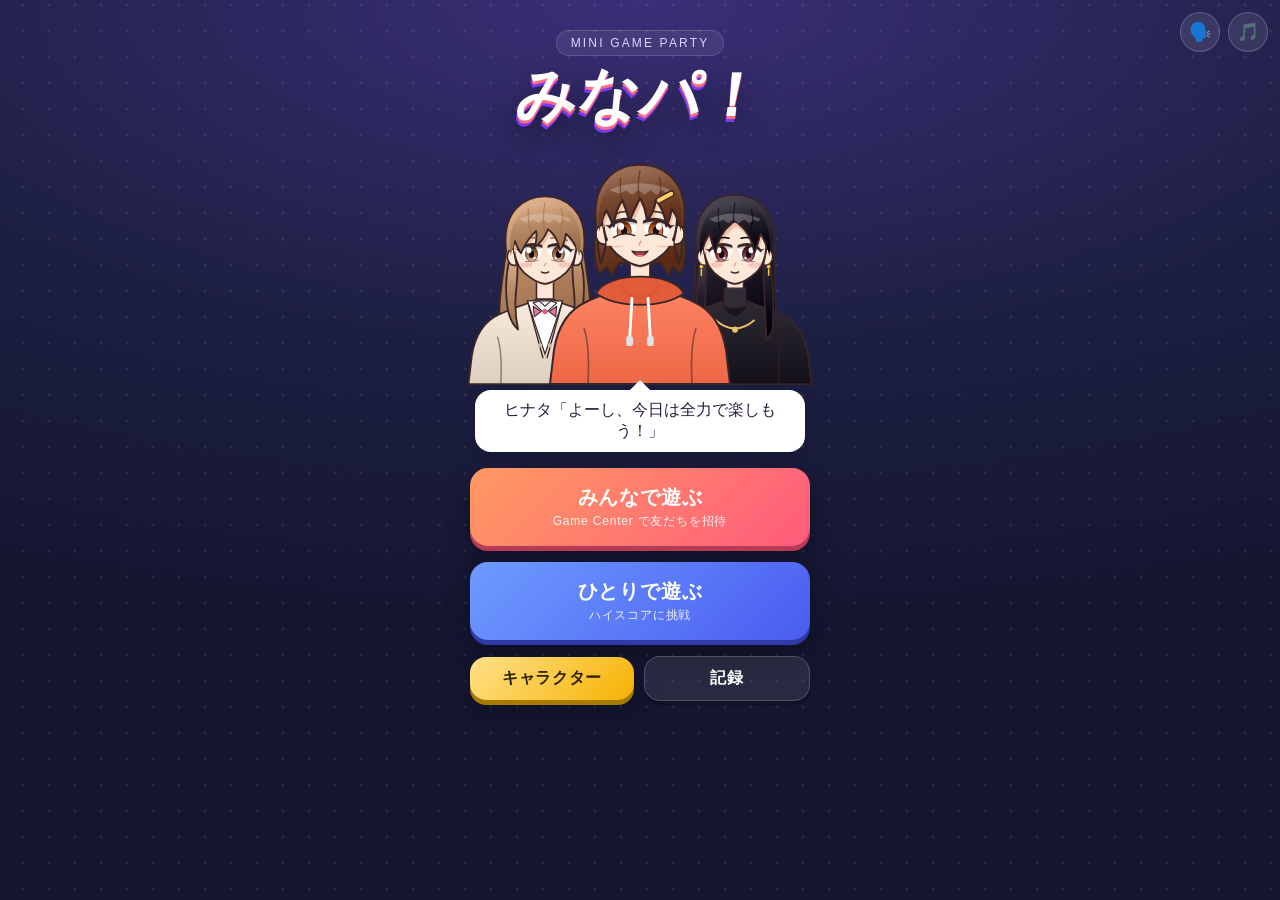
<file: minapa/index.html>
<!DOCTYPE html>
<html lang="ja">
<head>
<meta charset="utf-8">
<meta name="viewport" content="width=device-width,initial-scale=1,maximum-scale=1,user-scalable=no,viewport-fit=cover">
<title>みなパ！</title>
<meta name="description" content="友だち・恋人・職場のみんなで遊べるミニゲームパーティー。13種類のミニゲームでハイスコアに挑戦！">
<meta property="og:title" content="みなパ！ MINI GAME PARTY">
<meta property="og:description" content="13種類のミニゲームでハイスコアに挑戦！ブラウザですぐ遊べます。">
<meta property="og:type" content="website">
<meta property="og:url" content="https://yosiken-0421.github.io/DEMOApplication/minapa/">
<meta property="og:image" content="https://yosiken-0421.github.io/DEMOApplication/minapa/icon.png">
<meta name="twitter:card" content="summary">
<meta name="theme-color" content="#1d1f42">
<meta name="apple-mobile-web-app-capable" content="yes">
<link rel="apple-touch-icon" href="icon.png">
<link rel="icon" href="icon.png">

<style>
:root{
  --bg1:#ffd6e8; --bg2:#c9e4ff; --ink:#3a2a4d; --sub:#7a6a8d; --card:#ffffffee;
  --pink:#ff5fa2; --blue:#4c8dff; --yellow:#ffc93c; --green:#3ccf8e; --purple:#8b6cff;
  --st:env(safe-area-inset-top,0px); --sb:env(safe-area-inset-bottom,0px);
}
*{box-sizing:border-box;-webkit-tap-highlight-color:transparent;-webkit-user-select:none;user-select:none;-webkit-touch-callout:none}
html,body{margin:0;height:100%;overflow:hidden;background:#2a1f4a;color:var(--ink);
  font-family:"Hiragino Maru Gothic ProN","HiraMaruProN-W4","Hiragino Sans","Noto Sans CJK JP","Noto Sans JP",sans-serif}
button{font-family:inherit;color:inherit;border:0;cursor:pointer}
#app{position:fixed;inset:0;overflow:hidden;background:linear-gradient(160deg,var(--bg1),var(--bg2))}
#app::before{content:"";position:absolute;inset:-50%;background-image:radial-gradient(#ffffff88 2px,transparent 2.5px);
  background-size:34px 34px;animation:drift 30s linear infinite;pointer-events:none}
@keyframes drift{to{transform:translate(34px,34px)}}
.screen{position:absolute;inset:0;display:none;flex-direction:column;align-items:center;
  padding:calc(var(--st) + 14px) 16px calc(var(--sb) + 16px);overflow-y:auto;-webkit-overflow-scrolling:touch}
.screen.on{display:flex;animation:fadein .28s ease}
@keyframes fadein{from{opacity:0;transform:translateY(10px)}to{opacity:1;transform:none}}
h1.logo{margin:6px 0 0;font-size:56px;letter-spacing:2px;line-height:1;color:#fff;
  text-shadow:0 4px 0 var(--pink),0 8px 0 #c2307a,0 12px 18px #0003;transform:rotate(-4deg)}
h1.logo span{display:inline-block;animation:hop 1.6s ease-in-out infinite}
h1.logo span:nth-child(2){animation-delay:.12s}h1.logo span:nth-child(3){animation-delay:.24s}h1.logo span:nth-child(4){animation-delay:.36s}
@keyframes hop{0%,60%,100%{transform:translateY(0)}30%{transform:translateY(-10px)}}
.tag{margin:16px 0 4px;font-size:14px;color:var(--sub);background:#fff9;padding:4px 12px;border-radius:99px}
h2{margin:4px 0 12px;font-size:24px;color:#fff;text-shadow:0 3px 0 var(--purple),0 5px 10px #0003}
.btn{display:block;width:100%;max-width:340px;margin:8px auto;padding:16px 18px;border-radius:22px;font-size:20px;font-weight:bold;
  color:#fff;background:linear-gradient(180deg,#ff7cb8,var(--pink));box-shadow:0 6px 0 #c2307a,0 10px 16px #0002;transition:transform .08s}
.btn:active{transform:translateY(4px);box-shadow:0 2px 0 #c2307a}
.btn.blue{background:linear-gradient(180deg,#7aa9ff,var(--blue));box-shadow:0 6px 0 #2d5fc4,0 10px 16px #0002}
.btn.blue:active{box-shadow:0 2px 0 #2d5fc4}
.btn.yellow{color:#5a3a00;background:linear-gradient(180deg,#ffe07a,var(--yellow));box-shadow:0 6px 0 #c48a00,0 10px 16px #0002}
.btn.yellow:active{box-shadow:0 2px 0 #c48a00}
.btn.gray{color:var(--ink);background:#fff;box-shadow:0 6px 0 #c9bfd9,0 10px 16px #0001}
.btn.gray:active{box-shadow:0 2px 0 #c9bfd9}
.btn.small{font-size:16px;padding:11px 14px;border-radius:16px}
.btn small{display:block;font-size:12px;font-weight:normal;opacity:.9;margin-top:2px}
.card{width:100%;max-width:380px;background:var(--card);border-radius:24px;padding:14px;box-shadow:0 8px 24px #0002;margin:6px 0}
.row{display:flex;gap:8px;align-items:center}
.grow{flex:1}
.hero{position:relative;width:260px;height:250px;margin:6px 0 0}
.hero .c{position:absolute;width:150px;bottom:0}
.c svg{width:100%;height:auto;display:block;overflow:visible}
.bob{animation:bob 2.2s ease-in-out infinite}
@keyframes bob{0%,100%{transform:translateY(0)}50%{transform:translateY(-6px)}}
.jump{animation:jump .7s ease-in-out infinite}
@keyframes jump{0%,100%{transform:translateY(0) scaleY(1)}15%{transform:translateY(0) scaleY(.92)}45%{transform:translateY(-26px) scaleY(1.04)}}
.shake{animation:shake .5s ease-in-out infinite}
@keyframes shake{0%,100%{transform:translateX(0) rotate(0)}25%{transform:translateX(-3px) rotate(-3deg)}75%{transform:translateX(3px) rotate(3deg)}}
.droop{animation:droop 2.4s ease-in-out infinite;transform-origin:50% 100%}
@keyframes droop{0%,100%{transform:scaleY(.97) translateY(4px)}50%{transform:scaleY(.95) translateY(6px)}}
.chars{display:grid;grid-template-columns:repeat(3,1fr);gap:8px;width:100%;max-width:380px}
.cpick{background:#fff;border-radius:18px;padding:6px 4px 4px;box-shadow:0 4px 0 #ddd1ec;position:relative}
.cpick.sel{outline:4px solid var(--pink);box-shadow:0 4px 0 #c2307a}
.cpick .nm{font-size:13px;font-weight:bold;text-align:center;margin-top:2px}
.speech{position:relative;background:#fff;border-radius:18px;padding:10px 14px;font-size:16px;box-shadow:0 4px 12px #0002;margin:8px 0;max-width:330px;text-align:center}
.speech::after{content:"";position:absolute;left:50%;top:-10px;margin-left:-10px;border:10px solid transparent;border-top:0;border-bottom-color:#fff}
.glist{width:100%;max-width:380px;display:grid;grid-template-columns:1fr 1fr;gap:10px}
.gitem{background:#fff;border-radius:18px;padding:12px 10px;text-align:left;box-shadow:0 5px 0 #ddd1ec;position:relative;overflow:hidden}
.gitem:active{transform:translateY(3px);box-shadow:0 2px 0 #ddd1ec}
.gitem .ic{font-size:30px;line-height:1}
.gitem .t{font-weight:bold;font-size:15px;margin-top:4px}
.gitem .b{font-size:12px;color:var(--sub);margin-top:2px}
.back{position:absolute;left:12px;top:calc(var(--st) + 10px);background:#fff;border-radius:99px;width:44px;height:44px;font-size:22px;box-shadow:0 3px 0 #ddd1ec;z-index:5}
.seg{display:flex;background:#efe8f8;border-radius:16px;padding:4px;gap:4px}
.seg button{flex:1;padding:10px 6px;border-radius:12px;background:transparent;font-weight:bold;font-size:15px;color:var(--sub)}
.seg button.on{background:#fff;color:var(--ink);box-shadow:0 2px 6px #0002}
.plist{display:flex;flex-direction:column;gap:8px;width:100%}
.pl{display:flex;align-items:center;gap:10px;background:#fff;border-radius:16px;padding:6px 10px;box-shadow:0 3px 0 #e6def0}
.pl .av{width:52px;height:52px;border-radius:50%;overflow:hidden;background:#f5effc;flex:none}
.pl .av svg{width:100%;height:auto;transform:translateY(-2px) scale(1.55);transform-origin:50% 22%}
.pl .nm{font-weight:bold;font-size:15px}
.pl .sub{font-size:12px;color:var(--sub)}
.pl .sc{margin-left:auto;font-weight:bold;font-size:20px}
.badge{display:inline-block;font-size:11px;padding:2px 7px;border-radius:99px;background:var(--yellow);color:#5a3a00;margin-left:4px;vertical-align:middle}
.note{font-size:13px;color:var(--sub);text-align:center;line-height:1.6;margin:6px 0}
/* game */
#game{padding:0}
#cv{position:absolute;inset:0;width:100%;height:100%;touch-action:none}
#hud{position:absolute;left:0;right:0;top:0;padding:calc(var(--st) + 8px) 12px 6px;pointer-events:none;z-index:3}
#hud .top{display:flex;align-items:center;gap:8px;background:#2a1f4a88;border-radius:16px;padding:4px 12px;-webkit-backdrop-filter:blur(4px);backdrop-filter:blur(4px)}
#hud .gname{font-weight:bold;font-size:15px;color:#fff;text-shadow:0 2px 3px #0006;flex:1}
#hud .score{font-weight:bold;font-size:26px;color:#fff;text-shadow:0 3px 0 #0004,0 0 8px #0005;min-width:70px;text-align:right}
#tbar{height:10px;background:#0003;border-radius:99px;margin-top:6px;overflow:hidden}
#tbar i{display:block;height:100%;width:100%;background:linear-gradient(90deg,#ffe07a,#ff8fb8);border-radius:99px;transform-origin:left;transition:transform .1s linear}
#live{display:flex;gap:6px;margin-top:6px;flex-wrap:wrap}
#live .lv{display:flex;align-items:center;gap:4px;background:#ffffffcc;border-radius:99px;padding:2px 8px 2px 2px;font-size:12px;font-weight:bold}
#live .lv .d{width:18px;height:18px;border-radius:50%}
#overlay{position:absolute;inset:0;display:none;align-items:center;justify-content:center;flex-direction:column;z-index:4;pointer-events:none}
#overlay.on{display:flex}
#overlay .big{font-size:110px;font-weight:bold;color:#fff;text-shadow:0 6px 0 var(--pink),0 10px 24px #0005;animation:pop .5s ease}
#overlay .mid{font-size:44px;font-weight:bold;color:#fff;text-shadow:0 5px 0 var(--purple),0 8px 20px #0005;animation:pop .5s ease;text-align:center;padding:0 16px}
@keyframes pop{0%{transform:scale(.3);opacity:0}60%{transform:scale(1.15);opacity:1}100%{transform:scale(1)}}
/* intro */
.intro-ic{font-size:84px;margin-top:20px;animation:bob 1.6s ease-in-out infinite}
.intro-t{font-size:34px;font-weight:bold;color:#fff;text-shadow:0 4px 0 var(--pink),0 8px 16px #0003;margin:6px 0}
.intro-d{font-size:17px;background:#fff;border-radius:18px;padding:14px 16px;max-width:340px;line-height:1.7;box-shadow:0 6px 18px #0002;text-align:center}
.roundno{font-size:16px;font-weight:bold;color:#fff;background:var(--purple);padding:4px 14px;border-radius:99px;margin-top:6px}
/* results */
.podium{display:flex;align-items:flex-end;justify-content:center;gap:4px;width:100%;max-width:380px;margin-top:34px;min-height:300px}
.pod{flex:1;display:flex;flex-direction:column;align-items:center;max-width:120px}
.pod .c{width:100%}
.pod .stand{width:100%;border-radius:12px 12px 4px 4px;color:#fff;font-weight:bold;font-size:22px;display:flex;flex-direction:column;align-items:center;justify-content:flex-start;padding-top:6px;box-shadow:inset 0 -6px 0 #0002}
.pod .stand small{font-size:12px;opacity:.95}
.pod .pn{font-size:13px;font-weight:bold;margin-top:4px;max-width:100%;overflow:hidden;text-overflow:ellipsis;white-space:nowrap}
.coopbox{text-align:center}
.coopbox .num{font-size:52px;font-weight:bold;color:var(--pink)}
.meter{height:18px;background:#efe8f8;border-radius:99px;overflow:hidden;margin:8px 0}
.meter i{display:block;height:100%;background:linear-gradient(90deg,#3ccf8e,#ffe07a);border-radius:99px;width:0;transition:width 1.2s ease}
.stars{font-size:40px;letter-spacing:4px}
.toast{position:fixed;left:50%;bottom:calc(var(--sb) + 24px);transform:translateX(-50%);background:#3a2a4dee;color:#fff;padding:10px 16px;border-radius:14px;font-size:14px;z-index:99;max-width:90%;text-align:center;display:none}
.spin{width:44px;height:44px;border-radius:50%;border:5px solid #fff;border-top-color:var(--pink);animation:spin 1s linear infinite;margin:14px auto}
@keyframes spin{to{transform:rotate(360deg)}}
.confetti{position:fixed;top:-20px;width:10px;height:14px;z-index:50;pointer-events:none;animation:fall linear forwards}
@keyframes fall{to{transform:translateY(110vh) rotate(720deg)}}

/* ===== 大人も楽しめるテーマ（上書き） ===== */
:root{--ink:#1f2340;--sub:#6b7090;--card:#ffffff;--pink:#ff6b81;--blue:#4f7cff;--yellow:#f5b301;--purple:#7c5cff}
html,body{background:#15172e;font-family:"Hiragino Sans","Hiragino Kaku Gothic ProN","Noto Sans JP","Noto Sans CJK JP",sans-serif}
#app{background:radial-gradient(120% 70% at 50% 0%,#3a2f78 0%,#1d1f42 55%,#141630 100%)}
#app::before{background-image:radial-gradient(#ffffff12 1.4px,transparent 1.8px);background-size:26px 26px;animation-duration:60s}
.tag{color:#d9d6ff;background:#ffffff12;border:1px solid #ffffff26;font-size:12px;letter-spacing:.18em;padding:5px 14px}
h1.logo{font-size:60px;font-weight:900;letter-spacing:1px;color:#fff;text-shadow:0 3px 0 #ff6b81,0 6px 0 #7c3aed,0 14px 30px #0008;transform:skewX(-8deg)}
h1.logo span{animation-duration:2.4s}
@keyframes hop{0%,60%,100%{transform:translateY(0)}30%{transform:translateY(-5px)}}
h2{color:#fff;font-weight:800;text-shadow:0 2px 10px #0006;letter-spacing:.04em}
.btn{font-weight:800;letter-spacing:.04em;border-radius:18px;background:linear-gradient(135deg,#ff9a62,#ff5c7c);box-shadow:0 5px 0 #b83a55,0 12px 24px #0005}
.btn:active{box-shadow:0 1px 0 #b83a55}
.btn.blue{background:linear-gradient(135deg,#6e9bff,#4a5cf0);box-shadow:0 5px 0 #2f3aa8,0 12px 24px #0005}
.btn.blue:active{box-shadow:0 1px 0 #2f3aa8}
.btn.yellow{color:#2b2100;background:linear-gradient(135deg,#ffe08a,#f5b301);box-shadow:0 5px 0 #a87a00,0 12px 24px #0004}
.btn.yellow:active{box-shadow:0 1px 0 #a87a00}
.btn.gray{color:#fff;background:#ffffff16;border:1px solid #ffffff30;box-shadow:0 4px 0 #0004}
.btn.gray:active{box-shadow:0 1px 0 #0004}
.card .btn.gray{color:var(--ink);background:#f1f0f8;border:0;box-shadow:0 4px 0 #d6d3e6}
.back{background:#ffffff18;color:#fff;border:1px solid #ffffff30;box-shadow:none}
.note{color:#c9c7e6}
.card .note{color:var(--sub)}
.speech{color:var(--ink);border-radius:16px}
.cpick{box-shadow:0 4px 0 #0004;padding:8px 4px 6px}
.cpick.sel{outline:3px solid #ff7a59;box-shadow:0 4px 0 #b83a55}
.cpick .rl{font-size:10px;color:var(--sub);text-align:center;margin-top:1px;line-height:1.3}
.charrole{color:#d9d6ff;font-size:13px;margin-top:-2px}
.gitem{box-shadow:0 4px 0 #0004}
.pod .pn{color:#fff}
.intro-t{text-shadow:0 3px 0 #ff6b81,0 8px 20px #0006}
.roundno{background:#ffffff1c;border:1px solid #ffffff33}
.hero{width:300px;height:250px}
.pl .av svg{transform:translateY(6px) scale(2.3);transform-origin:50% 36%}
#charBig{width:190px!important}
.round-ic{position:absolute;right:14px;bottom:calc(var(--sb) + 14px);display:flex;gap:10px;z-index:5}
.round-ic button{width:46px;height:46px;border-radius:50%;background:#ffffff18;border:1px solid #ffffff30;font-size:20px;color:#fff}
.screen>*{flex-shrink:0}
.round-ic{top:calc(var(--st) + 12px);bottom:auto!important;right:12px!important;gap:8px!important}
.round-ic button{width:40px!important;height:40px!important;font-size:18px!important}
@media (max-height:760px){
  h1.logo{font-size:48px}
  .tag{margin-top:6px}
  .hero{transform:scale(.8);transform-origin:50% 100%;margin-top:-40px!important}
  #s-title .btn{padding:12px 16px;margin:6px auto}
  #s-title .speech{margin:4px 0;padding:8px 12px;font-size:15px}
}
@media (max-height:660px){
  .hero{transform:scale(.68);margin-top:-72px!important}
}
</style>
</head>
<body>
<div id="app">

  <!-- タイトル -->
  <section class="screen" id="s-title">
    <div class="round-ic"><button id="voiceBtn" onclick="Voice.toggle()">🗣️</button><button id="bgmBtn" onclick="BGM.toggle()">🎵</button></div>
    <div class="tag">MINI GAME PARTY</div>
    <h1 class="logo"><span>み</span><span>な</span><span>パ</span><span>！</span></h1>
    <div class="hero" id="titleHero"></div>
    <div class="speech" id="titleSpeech"></div>
    <button class="btn" onclick="UI.go('online')">みんなで遊ぶ<small>Game Center で友だちを招待</small></button>
    <button class="btn blue" onclick="UI.go('solo')">ひとりで遊ぶ<small>ハイスコアに挑戦</small></button>
    <div class="row" style="width:100%;max-width:340px;gap:10px">
      <button class="btn yellow small grow" onclick="UI.go('chars')">キャラクター</button>
      <button class="btn gray small grow" onclick="UI.go('records')">記録</button>
    </div>
  </section>

  <!-- キャラ選択 -->
  <section class="screen" id="s-chars">
    <button class="back" onclick="UI.go('title')">‹</button>
    <h2>キャラクター</h2>
    <div class="c bob" id="charBig" style="width:170px"></div>
    <div class="speech" id="charSpeech"></div>
    <div class="chars" id="charGrid"></div>
    <button class="btn" style="margin-top:12px" onclick="UI.go('title')">決定</button>
  </section>

  <!-- ソロ -->
  <section class="screen" id="s-solo">
    <button class="back" onclick="UI.go('title')">‹</button>
    <h2>ひとりで遊ぶ</h2>
    <button class="btn yellow" onclick="Solo.startMarathon()">おまかせ5本勝負<small>ランダムに5つ連続・合計点で勝負</small></button>
    <div class="glist" id="soloList" style="margin-top:8px"></div>
  </section>

  <!-- きろく -->
  <section class="screen" id="s-records">
    <button class="back" onclick="UI.go('title')">‹</button>
    <h2>記録</h2>
    <div class="card" id="recBox"></div>
  </section>

  <!-- オンライン入口 -->
  <section class="screen" id="s-online">
    <button class="back" onclick="UI.go('title')">‹</button>
    <h2>みんなで遊ぶ</h2>
    <div class="card" id="onlineBox"></div>
  </section>

  <!-- ロビー -->
  <section class="screen" id="s-lobby">
    <h2>ロビー</h2>
    <div class="card">
      <div class="plist" id="lobbyPlayers"></div>
    </div>
    <div class="card" id="lobbyCfg"></div>
    <button class="btn gray small" style="max-width:200px" onclick="Party.leave()">退出</button>
  </section>

  <!-- ゲーム説明 -->
  <section class="screen" id="s-intro">
    <div class="roundno" id="introRound"></div>
    <div class="intro-ic" id="introIc"></div>
    <div class="intro-t" id="introT"></div>
    <div class="intro-d" id="introD"></div>
    <div class="note" id="introNote" style="margin-top:14px"></div>
    <button class="btn" id="introGo" style="margin-top:14px">スタート！</button>
  </section>

  <!-- ゲーム -->
  <section class="screen" id="s-game">
    <canvas id="cv"></canvas>
    <div id="hud">
      <div class="top"><div class="gname" id="hudName"></div><div class="score" id="hudScore">0</div></div>
      <div id="tbar"><i id="tbarI"></i></div>
      <div id="live"></div>
    </div>
    <div id="overlay"></div>
  </section>

  <!-- 待機 -->
  <section class="screen" id="s-wait">
    <h2>みんなの結果を待っています…</h2>
    <div class="spin"></div>
    <div class="card"><div class="plist" id="waitList"></div></div>
  </section>

  <!-- ラウンド結果 / 最終結果 / ソロ結果 -->
  <section class="screen" id="s-result">
    <h2 id="resTitle"></h2>
    <div id="resBody" style="width:100%;display:flex;flex-direction:column;align-items:center"></div>
    <div id="resBtns" style="width:100%"></div>
  </section>

</div>
<div class="toast" id="toast"></div>

<script>
"use strict";
/* ============================================================
   ネイティブとの橋渡し
   ============================================================ */
const Native = {
  ok: !!(window.webkit && window.webkit.messageHandlers && window.webkit.messageHandlers.app),
  send(type, obj) {
    if (!this.ok) return;
    try { window.webkit.messageHandlers.app.postMessage(JSON.stringify(Object.assign({ type }, obj || {}))); } catch (e) {}
  },
  haptic(kind) { this.send("haptic", { kind }); }
};

/* ============================================================
   セーブ
   ============================================================ */
const Save = {
  d: { char: 0, best: {}, marathon: 0, plays: 0, wins: 0 },
  load() {
    let raw = window.__SAVE__ || null;
    if (!raw) { try { raw = localStorage.getItem("minapa_v1"); } catch (e) {} }
    if (raw) { try { Object.assign(this.d, JSON.parse(raw)); } catch (e) {} }
  },
  save() {
    const s = JSON.stringify(this.d);
    try { localStorage.setItem("minapa_v1", s); } catch (e) {}
    Native.send("save", { data: s });
  }
};

/* ============================================================
   乱数（同じ種なら全員同じ出題になる）
   ============================================================ */
function RNG(seed) {
  let a = seed >>> 0;
  const f = () => { a = (a + 0x6D2B79F5) >>> 0; let t = a; t = Math.imul(t ^ (t >>> 15), t | 1); t ^= t + Math.imul(t ^ (t >>> 7), t | 61); return ((t ^ (t >>> 14)) >>> 0) / 4294967296; };
  f.range = (lo, hi) => lo + f() * (hi - lo);
  f.int = (n) => Math.floor(f() * n);
  f.pick = (arr) => arr[Math.floor(f() * arr.length)];
  return f;
}
const clamp = (v, lo, hi) => Math.max(lo, Math.min(hi, v));
const $ = (id) => document.getElementById(id);
const esc = (s) => String(s).replace(/[&<>"']/g, (c) => ({ "&": "&amp;", "<": "&lt;", ">": "&gt;", '"': "&quot;", "'": "&#39;" }[c]));

/* ============================================================
   サウンド（その場で合成）
   ============================================================ */
const Snd = {
  ctx: null,
  init() { if (!this.ctx) { try { this.ctx = new (window.AudioContext || window.webkitAudioContext)(); } catch (e) {} } if (this.ctx && this.ctx.state === "suspended") this.ctx.resume(); },
  tone(f, d, type = "sine", v = 0.18, slide = 0, delay = 0) {
    const c = this.ctx; if (!c) return;
    const t = c.currentTime + delay, o = c.createOscillator(), g = c.createGain();
    o.type = type; o.frequency.setValueAtTime(f, t);
    if (slide) o.frequency.exponentialRampToValueAtTime(Math.max(40, f + slide), t + d);
    g.gain.setValueAtTime(0.0001, t); g.gain.exponentialRampToValueAtTime(v, t + 0.01); g.gain.exponentialRampToValueAtTime(0.0001, t + d);
    o.connect(g); g.connect(c.destination); o.start(t); o.stop(t + d + 0.02);
  },
  pop() { this.tone(520, 0.12, "triangle", 0.2, 500); },
  good() { this.tone(880, 0.09, "square", 0.08); this.tone(1320, 0.12, "square", 0.08, 0, 0.07); },
  bad() { this.tone(220, 0.25, "sawtooth", 0.12, -120); },
  tick() { this.tone(660, 0.07, "square", 0.08); },
  go() { this.tone(990, 0.3, "square", 0.1); },
  fanfare() { [523, 659, 784, 1047].forEach((f, i) => this.tone(f, 0.22, "triangle", 0.16, 0, i * 0.12)); this.tone(1047, 0.5, "triangle", 0.16, 0, 0.5); },
  sad() { [392, 349, 311].forEach((f, i) => this.tone(f, 0.3, "triangle", 0.14, 0, i * 0.2)); }
};

/* ============================================================
   キャラクター（オリジナル・アニメ調デフォルメ）
   ============================================================ */
const CHARS = [
  { name: "ヒナタ", bottom: "#4a6fa5", role: "大学生／ムードメーカー", color: "#ff7a59", hair: "#7a4a32", eye: "#b8652a", outfit: "#ff7a59", style: "bob", wear: "hoodie", fem: true, acc: "clip",
    voice: { g: "f", pitch: 1.18, rate: 1.06 },
    lines: { hi: "よーし、今日は全力で楽しもう！", win: "やった！みんなありがとう！", lose: "うわー、悔しい！次は負けないよ！", mid: "いい感じ！このままいこう！" } },
  { name: "ソラ", bottom: "#2b2f3a", role: "エンジニア／クール", color: "#4c7bd9", hair: "#2a3142", eye: "#3d6fa8", outfit: "#2b3a55", style: "short", wear: "jacket", fem: false,
    voice: { g: "m", pitch: 1.0, rate: 1.0 },
    lines: { hi: "じゃあ、本気でいくよ。", win: "計算どおり、かな。", lose: "次はもう少しうまくやる。", mid: "悪くないペースだね。" } },
  { name: "ミオ", bottom: "#b5838d", role: "カフェ店員／おっとり", color: "#e8789c", hair: "#b98b67", eye: "#9b6a45", outfit: "#efe1d1", style: "wavy", wear: "cardigan", fem: true,
    voice: { g: "f", pitch: 1.3, rate: 0.94 },
    lines: { hi: "みんなでやると楽しいですね。", win: "わぁ、勝っちゃいました！", lose: "うーん、あと少しでしたね。", mid: "その調子です！" } },
  { name: "レン", bottom: "#1f2a44", role: "営業マン／熱血", color: "#2fb37a", hair: "#4a3326", eye: "#5a3a26", outfit: "#1f2a44", style: "spiky", wear: "suit", tie: "#2f9e44", fem: false,
    voice: { g: "m", pitch: 1.12, rate: 1.12 },
    lines: { hi: "よっしゃ、いっちょ盛り上げますか！", win: "よっしゃー！今日の主役は俺っすね！", lose: "くっ…リベンジさせてください！", mid: "まだまだここからっすよ！" } },
  { name: "コハク", bottom: "#2a2733", role: "デザイナー／クールビューティー", color: "#c9a227", hair: "#24202c", eye: "#7a2e3a", outfit: "#24212b", style: "long", wear: "highneck", fem: true, acc: "earring",
    voice: { g: "f", pitch: 0.98, rate: 0.97 },
    lines: { hi: "勝負なら、手加減しないわよ。", win: "当然の結果ね。", lose: "今回は譲ってあげる。", mid: "なかなかやるじゃない。" } },
  { name: "ユウ", bottom: "#4a4f5a", role: "部長／ダンディ", color: "#8b6cff", hair: "#3d3d45", eye: "#4a4a55", outfit: "#4a4f5a", style: "slick", wear: "suit2", tie: "#343a8a", fem: false, acc: "glasses", stubble: true, gray: true,
    voice: { g: "m", pitch: 0.82, rate: 0.92 },
    lines: { hi: "たまには童心に返るのも悪くないね。", win: "はっはっは、まだまだ若い者には負けんよ。", lose: "参った。みんな強いなあ。", mid: "いい勝負じゃないか。" } }
];

const HAIR = {
  bob: {
    back: "M50 90 C44 40 74 22 100 22 C126 22 156 40 150 90 C152 112 154 132 146 146 L138 138 L132 148 L124 134 L76 134 L68 148 L62 138 L54 146 C46 132 48 112 50 90Z",
    front: "M54 98 C48 52 72 28 100 28 C130 28 154 52 146 98 Q144 82 136 72 Q134 84 130 92 Q128 74 118 62 Q116 76 108 86 Q106 70 100 60 Q94 72 88 86 Q84 72 80 62 Q72 74 70 92 Q66 82 62 74 Q56 84 54 98Z",
    locks: "M57 88 Q48 112 56 134 Q60 118 64 102Z M143 88 Q152 112 144 134 Q140 118 136 102Z"
  },
  short: {
    back: "M52 92 C46 40 74 24 100 24 C126 24 154 40 148 92 L142 100 L136 92 L64 92 L58 100Z",
    front: "M54 94 C48 46 74 22 102 24 L96 12 L112 24 L122 12 L122 28 C140 34 152 54 146 94 Q142 80 136 72 Q134 84 128 90 Q126 70 116 60 Q112 74 106 82 Q104 66 96 58 Q92 72 84 82 Q82 66 74 62 Q72 76 66 86 Q62 76 60 70 Q56 80 54 94Z"
  },
  wavy: {
    back: "M48 92 C42 40 72 20 100 20 C128 20 158 40 152 92 C156 130 166 170 158 210 Q150 200 146 214 Q138 204 132 216 L68 216 Q62 204 54 214 Q50 200 42 210 C34 170 44 130 48 92Z",
    front: "M54 100 C48 50 74 28 102 28 C130 28 154 50 146 100 Q140 80 128 70 Q126 84 120 92 Q116 72 104 64 Q98 80 86 88 Q90 76 88 66 Q74 80 68 96 Q62 88 60 80 Q56 90 54 100Z",
    locks: "M55 96 Q44 130 50 170 Q54 190 64 198 Q58 170 62 140 Q64 118 63 100Z M145 96 Q156 130 150 170 Q146 190 136 198 Q142 170 138 140 Q136 118 137 100Z"
  },
  spiky: {
    back: "M52 92 C46 40 74 24 100 24 C126 24 154 40 148 92 L142 100 L136 92 L64 92 L58 100Z",
    front: "M54 92 C50 66 54 48 64 40 L56 24 L76 30 L78 12 L94 24 L104 6 L114 24 L130 12 L130 30 L148 26 L140 44 C150 56 150 74 146 92 Q142 80 134 72 Q132 82 126 88 Q122 72 112 64 Q108 76 100 82 Q96 70 88 64 Q84 76 76 84 Q74 74 70 68 Q62 78 60 88 Q58 90 54 92Z"
  },
  long: {
    back: "M48 90 C42 38 72 18 100 18 C128 18 158 38 152 90 L156 222 L144 212 L136 226 L64 226 L56 212 L44 222Z",
    front: "M54 100 C48 48 74 26 100 26 C126 26 152 48 146 100 Q142 82 134 70 Q130 86 126 96 Q122 70 104 56 Q100 52 96 56 Q78 70 74 96 Q70 86 66 70 Q58 82 54 100Z",
    locks: "M55 96 Q46 140 50 200 L58 212 Q60 160 63 104Z M145 96 Q154 140 150 200 L142 212 Q140 160 137 104Z"
  },
  slick: {
    back: "M52 90 C46 40 74 24 100 24 C126 24 154 40 148 90 L142 98 L136 90 L64 90 L58 98Z",
    front: "M54 90 C50 46 76 24 104 24 C132 24 152 46 146 90 Q142 70 130 58 Q114 50 96 52 Q76 56 66 70 Q64 64 62 60 Q56 72 54 90Z"
  }
};

const WEAR = {
  hoodie: (c) =>
    `<path d="M62 178 C70 160 130 160 138 178 C120 190 80 190 62 178Z" fill="${shade(c.outfit, -30)}" stroke="#3a2528" stroke-width="1.5"/>` +
    `<path d="M84 172 C90 184 110 184 116 172" stroke="${shade(c.outfit, -35)}" stroke-width="3" fill="none"/>` +
    `<path d="M93 182 L91 214 M107 182 L109 214" stroke="#fff" stroke-width="2.5" stroke-linecap="round"/>` +
    `<rect x="88" y="212" width="6" height="8" rx="2" fill="#dee2e6"/><rect x="106" y="212" width="6" height="8" rx="2" fill="#dee2e6"/>`,
  jacket: (c) =>
    `<path d="M84 172 L100 206 L116 172Z" fill="#e9ecef" stroke="#3a2528" stroke-width="1.2"/>` +
    `<path d="M84 172 L74 250 M116 172 L126 250" stroke="#3a2528" stroke-width="1.8"/>` +
    `<path d="M80 172 C78 180 82 188 88 192 M120 172 C122 180 118 188 112 192" stroke="${shade(c.outfit, 30)}" stroke-width="3" fill="none"/>`,
  cardigan: (c) =>
    `<path d="M82 172 L100 222 L118 172Z" fill="#ffffff" stroke="#3a2528" stroke-width="1.2"/>` +
    `<path d="M88 174 L100 184 L112 174 L106 172 L100 177 L94 172Z" fill="#f8f9fa" stroke="#3a2528" stroke-width="1"/>` +
    `<path d="M96 182 l-8 -5 l1 10z M104 182 l8 -5 l-1 10z" fill="${c.color}" stroke="#3a2528" stroke-width="1"/><circle cx="100" cy="182" r="2.6" fill="${shade(c.color, -20)}"/>` +
    `<path d="M82 172 L98 226 M118 172 L102 226" stroke="#3a2528" stroke-width="1.4"/>` +
    `<circle cx="95" cy="214" r="2.2" fill="${shade(c.outfit, -40)}"/><circle cx="105" cy="214" r="2.2" fill="${shade(c.outfit, -40)}"/>`,
  suit: (c) =>
    `<path d="M84 172 L100 226 L116 172Z" fill="#f8f9fa" stroke="#3a2528" stroke-width="1.2"/>` +
    `<path d="M96 176 L104 176 L106 184 L102 224 L98 224 L94 184Z" fill="${c.tie}" stroke="#3a2528" stroke-width="1"/><path d="M95 174 L105 174 L104 180 L96 180Z" fill="${shade(c.tie, -20)}"/>` +
    `<path d="M84 172 L92 204 L82 196 L88 214 L100 240 M116 172 L108 204 L118 196 L112 214 L100 240" stroke="#3a2528" stroke-width="1.6" fill="none"/>`,
  suit2: (c) =>
    `<path d="M84 172 L100 226 L116 172Z" fill="#d0ebff" stroke="#3a2528" stroke-width="1.2"/>` +
    `<path d="M96 176 L104 176 L106 184 L102 224 L98 224 L94 184Z" fill="${c.tie}" stroke="#3a2528" stroke-width="1"/><path d="M95 174 L105 174 L104 180 L96 180Z" fill="${shade(c.tie, -20)}"/>` +
    `<path d="M84 172 L92 204 L82 196 L88 214 L100 240 M116 172 L108 204 L118 196 L112 214 L100 240" stroke="#3a2528" stroke-width="1.6" fill="none"/>` +
    `<path d="M126 206 L140 204 L139 210 L127 211Z" fill="#fff"/>`,
  highneck: (c) =>
    `<path d="M89 160 L89 176 C93 179 107 179 111 176 L111 160Z" fill="${shade(c.outfit, 12)}" stroke="#3a2528" stroke-width="1.2"/>` +
    `<path d="M80 190 Q100 206 120 190" stroke="#e9c46a" stroke-width="1.8" fill="none"/><circle cx="100" cy="199" r="3" fill="#e9c46a"/>`
};

const LINE = "#3a2528";
function bodySVG(c, u, skin, skinS) {
  const sh = shade(c.outfit, -32);
  const tor = c.fem
    ? "M90 152 C80 158 62 162 46 170 C28 178 18 194 14 218 L10 252 L190 252 L186 218 C182 194 172 178 154 170 C138 162 120 158 110 152Z"
    : "M90 152 C80 158 58 162 40 170 C22 178 12 194 8 218 L4 252 L196 252 L192 218 C188 194 178 178 160 170 C142 162 120 158 110 152Z";
  let s = "";
  s += `<path d="${tor}" fill="url(#${u}o)" stroke="${LINE}" stroke-width="2"/>`;
  s += `<clipPath id="${u}tc"><path d="${tor}"/></clipPath><g clip-path="url(#${u}tc)">`;
  s += `<path d="M150 168 C172 176 186 196 190 226 L200 252 L200 160Z" fill="${sh}" opacity=".35"/>`;
  s += `<path d="M86 150 Q100 172 114 150 L114 160 Q100 184 86 160Z" fill="${sh}" opacity=".45"/>`;
  s += `<path d="M44 196 Q50 214 48 252 M156 196 Q150 214 152 252" stroke="${LINE}" stroke-width="1.6" fill="none" opacity=".55"/>`;
  s += `</g>`;
  return s;
}

function charSVG(idx, expr = "normal") {
  const c = CHARS[idx % CHARS.length];
  const u = "c" + Math.random().toString(36).slice(2, 9);
  const skin = "#fde7d6", skinS = "#f1c2a8", skinD = "#e2a68a";
  const hairL = shade(c.hair, 48), hairD = shade(c.hair, -32);
  const hs = HAIR[c.style];
  const face = "M58 82 C58 52 78 40 100 40 C122 40 142 52 142 82 C142 100 138 112 128 122 C118 131 108 136 100 137 C92 136 82 131 72 122 C62 112 58 100 58 82Z";
  let s = `<svg viewBox="0 0 200 250" xmlns="http://www.w3.org/2000/svg"><defs>
    <linearGradient id="${u}h" x1="0" y1="0" x2="0.25" y2="1"><stop offset="0" stop-color="${hairL}"/><stop offset=".45" stop-color="${c.hair}"/><stop offset="1" stop-color="${hairD}"/></linearGradient>
    <linearGradient id="${u}o" x1="0" y1="0" x2="0" y2="1"><stop offset="0" stop-color="${shade(c.outfit, 10)}"/><stop offset="1" stop-color="${shade(c.outfit, -18)}"/></linearGradient>
    <linearGradient id="${u}i" x1="0" y1="0" x2="0" y2="1"><stop offset="0" stop-color="${shade(c.eye, -70)}"/><stop offset=".45" stop-color="${c.eye}"/><stop offset="1" stop-color="${shade(c.eye, 75)}"/></linearGradient>
    <clipPath id="${u}fc"><path d="${face}"/></clipPath>
    <clipPath id="${u}hc"><path d="${hs.front}"/></clipPath>
  </defs>`;
  const H = `url(#${u}h)`;
  const HG = `<g transform="translate(100 134) scale(.88) translate(-100 -137)">`;
  // 後ろ髪
  s += HG + `<path d="${hs.back}" fill="${H}" stroke="${LINE}" stroke-width="2.4" stroke-linejoin="round"/></g>`;
  // 首
  s += `<path d="M90 112 L90 158 L110 158 L110 112Z" fill="${skin}" stroke="${LINE}" stroke-width="1.8"/>`;
  s += `<path d="M90 118 Q100 132 110 118 L110 132 Q100 140 90 132Z" fill="${skinS}"/>`;
  // 体
  s += bodySVG(c, u, skin, skinS);
  s += `<g transform="translate(100 154) scale(1.15 1.25) translate(-100 -172)">` + WEAR[c.wear](c) + `</g>`;
  // 頭
  s += HG;
  if (hs.locks) s += `<path d="${hs.locks}" fill="${H}" stroke="${LINE}" stroke-width="2.4" stroke-linejoin="round"/>`;
  s += `<path d="M58 90 Q48 92 50 104 Q53 114 62 112Z M142 90 Q152 92 150 104 Q147 114 138 112Z" fill="${skin}" stroke="${LINE}" stroke-width="2.2"/>`;
  if (c.acc === "earring") s += `<circle cx="55" cy="114" r="3" fill="#f2c94c" stroke="${LINE}" stroke-width="1.2"/><circle cx="145" cy="114" r="3" fill="#f2c94c" stroke="${LINE}" stroke-width="1.2"/><path d="M55 117 l0 9 M145 117 l0 9" stroke="#f2c94c" stroke-width="2"/>`;
  s += `<path d="${face}" fill="${skin}" stroke="${LINE}" stroke-width="2.4"/>`;
  // 前髪の影（アニメ塗り）
  s += `<g clip-path="url(#${u}fc)"><path d="${hs.front}" transform="translate(2 7)" fill="${skinS}"/></g>`;
  if (c.stubble) s += `<path d="M76 122 C86 134 114 134 124 122 C116 132 108 137 100 137 C92 137 84 132 76 122Z" fill="#7d7d88" opacity=".12"/>`;
  // 頬
  if (c.fem || expr === "happy") {
    const o = expr === "happy" ? 0.55 : 0.35;
    s += `<g opacity="${o}"><ellipse cx="74" cy="112" rx="9" ry="4" fill="#ff9b9b"/><ellipse cx="126" cy="112" rx="9" ry="4" fill="#ff9b9b"/></g>`;
    s += `<path d="M69 113 l3 -4 M74 113 l3 -4 M79 113 l3 -4 M121 113 l3 -4 M126 113 l3 -4 M131 113 l3 -4" stroke="#e86b6b" stroke-width="1.1" opacity="${o}"/>`;
  }
  // 目
  const F = c.fem;
  const eye = (right) => {
    const m = (x) => (right ? 200 - x : x);
    const P = (pts) => pts.replace(/(-?\d+\.?\d*),(-?\d+\.?\d*)/g, (_, x, y) => `${m(+x)} ${y}`);
    const ex = m(82);
    if (expr === "happy" && !F) {
      return `<path d="${P("M68,96 Q82,86 96,95")}" stroke="${LINE}" stroke-width="3.2" fill="none" stroke-linecap="round"/>`;
    }
    const top = F ? P("M64,93 C68,83 84,79 96,85 L97,89 C86,84 72,86 66,95Z") : P("M66,93 C70,85 84,82 96,87 L96,90 C86,86 72,88 67,95Z");
    const white = F ? P("M66,94 C70,86 86,83 95,88 C97,96 93,105 83,107 C74,107 68,101 66,94Z") : P("M67,94 C71,88 85,86 95,90 C96,97 92,103 83,104 C75,104 69,100 67,94Z");
    const cid = u + (right ? "er" : "el");
    const sur = expr === "surprise";
    const iry = F ? 10.5 : 9, irx = F ? 8 : 7.2;
    let e = `<clipPath id="${cid}"><path d="${white}"/></clipPath>`;
    e += `<path d="${white}" fill="#fff"/>`;
    e += `<g clip-path="url(#${cid})">`;
    e += `<ellipse cx="${ex}" cy="97" rx="${sur ? irx - 1.5 : irx}" ry="${sur ? iry - 1.5 : iry}" fill="url(#${u}i)" stroke="${shade(c.eye, -80)}" stroke-width="1"/>`;
    e += `<ellipse cx="${ex}" cy="97.5" rx="${sur ? 2.4 : 3.4}" ry="${sur ? 3.2 : 5}" fill="#120a14"/>`;
    e += `<path d="${P("M60,84 L104,84 L104,91 Q82,88 60,93Z")}" fill="#00000030"/>`;
    e += `<ellipse cx="${m(78.5)}" cy="92" rx="3.4" ry="4" fill="#fff"/><circle cx="${m(86)}" cy="102.5" r="1.6" fill="#fff" opacity=".9"/>`;
    if (expr === "sad") e += `<path d="${P("M60,80 L104,80 L104,93 Q82,90 60,95Z")}" fill="${skin}"/>`;
    e += `</g>`;
    if (expr === "sad") e += `<path d="${P("M66,95 Q82,89 96,93")}" stroke="${LINE}" stroke-width="2.6" fill="none" stroke-linecap="round"/>`;
    else e += `<path d="${top}" fill="${LINE}"/>`;
    if (F && expr !== "sad") e += `<path d="${P("M66,94 L60,90 L67,91Z")}" fill="${LINE}"/>`;
    e += `<path d="${P(F ? "M74,107 Q83,109 91,105" : "M75,104 Q83,105.5 90,103")}" stroke="${LINE}" stroke-width="1.2" fill="none" opacity=".6" stroke-linecap="round"/>`;
    if (expr === "happy") e += `<path d="${P("M62,109 Q82,95 100,104 L100,114 L62,114Z")}" fill="${skin}"/><path d="${P("M70,104.5 Q82,97.5 94,102.5")}" stroke="${LINE}" stroke-width="1.6" fill="none" stroke-linecap="round"/>`;
    return e;
  };
  s += eye(false) + eye(true);
  // 眉
  const bc = hairD, bw = F ? 2 : 2.8;
  if (expr === "sad") s += `<path d="M70 80 Q82 79 92 73" stroke="${bc}" stroke-width="${bw}" fill="none" stroke-linecap="round"/><path d="M130 80 Q118 79 108 73" stroke="${bc}" stroke-width="${bw}" fill="none" stroke-linecap="round"/>`;
  else { const d = expr === "surprise" ? -5 : 0; s += `<path d="M70 ${79 + d} Q81 ${73 + d} 92 ${76 + d}" stroke="${bc}" stroke-width="${bw}" fill="none" stroke-linecap="round"/><path d="M130 ${79 + d} Q119 ${73 + d} 108 ${76 + d}" stroke="${bc}" stroke-width="${bw}" fill="none" stroke-linecap="round"/>`; }
  // 鼻
  s += `<path d="M101 109 L99 113" stroke="${skinD}" stroke-width="1.8" stroke-linecap="round"/>`;
  // 口
  if (expr === "happy") s += `<path d="M91 120 Q100 132 109 120 Q100 122 91 120Z" fill="#b8404f" stroke="${LINE}" stroke-width="1.5" stroke-linejoin="round"/><path d="M95 125 Q100 128.5 105 125 Q100 124 95 125Z" fill="#ff8a95"/>`;
  else if (expr === "sad") s += `<path d="M94 124 Q100 120 106 124" stroke="${LINE}" stroke-width="1.8" fill="none" stroke-linecap="round"/><path d="M140 70 q5 9 0 13 q-5 -4 0 -13z" fill="#9fd3ff" stroke="${LINE}" stroke-width="1"/>`;
  else if (expr === "surprise") s += `<ellipse cx="100" cy="123" rx="4" ry="5" fill="#b8404f" stroke="${LINE}" stroke-width="1.5"/>`;
  else s += `<path d="M95 121 Q100 124 105 121" stroke="${LINE}" stroke-width="1.8" fill="none" stroke-linecap="round"/>`;
  // 前髪
  s += `<path d="${hs.front}" fill="${H}"/>`;
  s += `<g clip-path="url(#${u}fc)"><path d="${hs.front}" fill="none" stroke="${LINE}" stroke-width="2.4" stroke-linejoin="round"/></g>`;
  s += `<g clip-path="url(#${u}hc)"><path d="M66 50 Q100 36 134 50 L131 54 L125 51 L119 56 L112 51 L105 56 L98 51 L91 56 L84 51 L77 55 L70 53Z" fill="#ffffff" opacity=".24"/>`;
  s += `<path d="M100 28 Q96 50 100 70 M78 36 Q76 54 82 70 M122 36 Q126 54 120 70" stroke="${hairD}" stroke-width="1.6" fill="none" opacity=".6"/></g>`;
  if (c.gray) s += `<path d="M54 74 Q52 86 56 96 L62 96 Q58 86 60 74Z M146 74 Q148 86 144 96 L138 96 Q142 86 140 74Z" fill="#d5d8de" stroke="${LINE}" stroke-width="1.2"/>`;
  if (c.acc === "clip") s += `<g transform="rotate(-28 128 60)"><rect x="118" y="56" width="22" height="6" rx="3" fill="#ffd166" stroke="${LINE}" stroke-width="1.4"/></g>`;
  if (c.acc === "glasses") s += `<g fill="#ffffff22" stroke="#22222a" stroke-width="2.4"><rect x="62" y="84" width="38" height="25" rx="7"/><rect x="100" y="84" width="38" height="25" rx="7"/></g><path d="M62 92 L54 90 M138 92 L146 90" stroke="#22222a" stroke-width="2.4"/>`;
  s += `</g></svg>`;
  return s;
}

function shade(hex, amt) {
  const n = parseInt(hex.slice(1), 16);
  const r = clamp((n >> 16) + amt, 0, 255), g = clamp(((n >> 8) & 255) + amt, 0, 255), b = clamp((n & 255) + amt, 0, 255);
  return "#" + ((1 << 24) | (r << 16) | (g << 8) | b).toString(16).slice(1);
}

/* ============================================================
   ミニゲーム
   各ゲーム: init(W,H,rng) / update(dt) / draw(g) / down(x,y) / move(x,y) / up()
   score, done(早く終わる場合), timeLimit(秒 or 0)
   ============================================================ */
const GAMES = {};

/* ---- ふうせんパチン ---- */
GAMES.balloon = {
  name: "ふうせんパチン", icon: "🎈", timeLimit: 20, coop: 260,
  desc: "下からのぼってくる風船をタップして割ろう！<br>⭐金色は+30点、💣ばくだんは-20点。",
  init(W, H, rng) {
    this.W = W; this.H = H; this.t = 0; this.score = 0; this.items = []; this.fx = [];
    this.spawns = []; let t = 0.2;
    const cols = ["#ff6b6b", "#4c8dff", "#ffc93c", "#3ccf8e", "#cc5de8", "#ff922b"];
    while (t < 20) {
      const r = rng(); const type = r < 0.1 ? "gold" : r < 0.24 ? "bomb" : "norm";
      this.spawns.push({ t, x: rng.range(0.12, 0.88), v: rng.range(0.16, 0.3), type, col: rng.pick(cols), ph: rng() * 6 });
      t += rng.range(0.28, 0.52) * (1 - t / 60);
    }
    this.si = 0;
  },
  update(dt) {
    this.t += dt;
    while (this.si < this.spawns.length && this.spawns[this.si].t <= this.t) {
      const s = this.spawns[this.si++];
      this.items.push({ x: s.x * this.W, y: this.H + 50, v: s.v * this.H, type: s.type, col: s.col, ph: s.ph, r: Math.min(36, this.W * 0.085) });
    }
    for (const b of this.items) { b.y -= b.v * dt; b.ph += dt * 2; }
    this.items = this.items.filter((b) => b.y > -80 && !b.dead);
    stepFx(this.fx, dt);
  },
  down(x, y) {
    for (let i = this.items.length - 1; i >= 0; i--) {
      const b = this.items[i]; const bx = b.x + Math.sin(b.ph) * 10;
      if ((x - bx) ** 2 + (y - b.y) ** 2 < (b.r + 14) ** 2) {
        b.dead = true;
        const pts = b.type === "gold" ? 30 : b.type === "bomb" ? -20 : 10;
        this.score = Math.max(0, this.score + pts);
        burst(this.fx, bx, b.y, b.type === "bomb" ? "#495057" : b.col, 14);
        floatText(this.fx, bx, b.y, (pts > 0 ? "+" : "") + pts, pts > 0 ? "#fff" : "#ff6b6b");
        if (pts > 0) { Snd.pop(); Native.haptic("light"); } else { Snd.bad(); Native.haptic("soft"); }
        return;
      }
    }
  },
  draw(g) {
    const { W, H } = this;
    const gr = g.createLinearGradient(0, 0, 0, H); gr.addColorStop(0, "#74c0fc"); gr.addColorStop(1, "#d0ebff");
    g.fillStyle = gr; g.fillRect(0, 0, W, H);
    cloud(g, W * 0.2, H * 0.3, 1); cloud(g, W * 0.75, H * 0.55, 1.3); cloud(g, W * 0.45, H * 0.82, 0.9);
    for (const b of this.items) {
      const bx = b.x + Math.sin(b.ph) * 10, r = b.r;
      g.strokeStyle = "#0004"; g.lineWidth = 1.5; g.beginPath(); g.moveTo(bx, b.y + r); g.quadraticCurveTo(bx + 8, b.y + r + 20, bx, b.y + r + 40); g.stroke();
      const col = b.type === "gold" ? "#ffd43b" : b.type === "bomb" ? "#343a40" : b.col;
      const rg = g.createRadialGradient(bx - r * 0.35, b.y - r * 0.4, r * 0.1, bx, b.y, r * 1.1);
      rg.addColorStop(0, "#ffffffcc"); rg.addColorStop(0.25, col); rg.addColorStop(1, shade(col, -40));
      g.fillStyle = rg; g.beginPath(); g.ellipse(bx, b.y, r * 0.88, r, 0, 0, 7); g.fill();
      g.fillStyle = shade(col, -30); g.beginPath(); g.moveTo(bx - 5, b.y + r + 4); g.lineTo(bx + 5, b.y + r + 4); g.lineTo(bx, b.y + r - 2); g.fill();
      g.font = `${r * 0.8}px sans-serif`; g.textAlign = "center"; g.textBaseline = "middle";
      if (b.type === "gold") g.fillText("⭐", bx, b.y);
      if (b.type === "bomb") g.fillText("💣", bx, b.y);
    }
    drawFx(g, this.fx);
  }
};

/* ---- タワーつみつみ ---- */
GAMES.stack = {
  name: "タワーつみつみ", icon: "🏗️", timeLimit: 30, coop: 130,
  desc: "左右に動くブロックをタップで落として積み上げよう！<br>はみ出た分は切れちゃう。ぴったりだとボーナス！",
  init(W, H, rng) {
    this.W = W; this.H = H; this.score = 0; this.fx = []; this.done = false;
    this.bh = Math.round(H * 0.045); this.base = H * 0.82;
    const w = W * 0.56;
    this.tower = [{ x: (W - w) / 2, w, col: "#845ef7" }];
    this.hue = rng.int(360); this.dir = rng() < 0.5 ? 1 : -1;
    this.cam = 0; this.camT = 0; this.cut = []; this.perfect = 0;
    this.spawn();
  },
  spawn() {
    const top = this.tower[this.tower.length - 1];
    this.hue = (this.hue + 23) % 360;
    this.cur = { x: this.dir > 0 ? -top.w : this.W, w: top.w, col: `hsl(${this.hue},80%,62%)`, v: (this.W * 0.55 + this.tower.length * 14) * this.dir };
    this.dir *= -1;
  },
  yOf(i) { return this.base - (i + 1) * this.bh + this.cam; },
  update(dt) {
    stepFx(this.fx, dt);
    for (const c of this.cut) { c.vy += 1400 * dt; c.y += c.vy * dt; c.r += c.vr * dt; }
    this.cut = this.cut.filter((c) => c.y < this.H + 100);
    this.cam += (this.camT - this.cam) * Math.min(1, dt * 6);
    if (this.done || !this.cur) return;
    const c = this.cur; c.x += c.v * dt;
    if (c.x + c.w > this.W + c.w * 0.6 && c.v > 0) c.v = -Math.abs(c.v);
    if (c.x < -c.w * 0.6 && c.v < 0) c.v = Math.abs(c.v);
  },
  down() {
    if (this.done || !this.cur) return;
    const c = this.cur, top = this.tower[this.tower.length - 1];
    const l = Math.max(c.x, top.x), r = Math.min(c.x + c.w, top.x + top.w);
    const y = this.yOf(this.tower.length);
    if (r - l <= 2) {
      this.cut.push({ x: c.x, y, w: c.w, col: c.col, vy: 0, r: 0, vr: 2 });
      this.cur = null; this.done = true; Snd.bad(); Native.haptic("soft");
      floatText(this.fx, this.W / 2, y, "ドーン！", "#ff6b6b");
      return;
    }
    if (Math.abs(c.x - top.x) < Math.max(4, this.W * 0.012)) {
      this.tower.push({ x: top.x, w: top.w, col: c.col }); this.score += 15; this.perfect++;
      floatText(this.fx, this.W / 2, y, "ぴったり！+15", "#ffe066"); Snd.good(); Native.haptic("success");
      burst(this.fx, top.x + top.w / 2, y, "#ffe066", 16);
    } else {
      if (c.x < l) this.cut.push({ x: c.x, y, w: l - c.x, col: c.col, vy: -100, r: 0, vr: -3 });
      if (c.x + c.w > r) this.cut.push({ x: r, y, w: c.x + c.w - r, col: c.col, vy: -100, r: 0, vr: 3 });
      this.tower.push({ x: l, w: r - l, col: c.col }); this.score += 10;
      floatText(this.fx, l + (r - l) / 2, y, "+10", "#fff"); Snd.tick(); Native.haptic("light");
    }
    const h = this.tower.length * this.bh;
    if (h > this.H * 0.45) this.camT = h - this.H * 0.45;
    this.spawn();
  },
  draw(g) {
    const { W, H } = this;
    const gr = g.createLinearGradient(0, 0, 0, H); gr.addColorStop(0, "#5f3dc4"); gr.addColorStop(0.6, "#e599f7"); gr.addColorStop(1, "#ffd8a8");
    g.fillStyle = gr; g.fillRect(0, 0, W, H);
    g.fillStyle = "#ffffff55"; for (let i = 0; i < 30; i++) { const sx = (i * 97) % W, sy = ((i * 53) % (H * 0.6) + this.cam * 0.3) % H; g.fillRect(sx, sy, 2, 2); }
    g.fillStyle = "#6c4a2e"; g.fillRect(0, this.base + this.cam, W, H);
    g.fillStyle = "#8ce99a"; g.fillRect(0, this.base + this.cam, W, 10);
    const bh = this.bh;
    this.tower.forEach((b, i) => block(g, b.x, this.yOf(i), b.w, bh, b.col));
    if (this.cur) block(g, this.cur.x, this.yOf(this.tower.length), this.cur.w, bh, this.cur.col);
    for (const c of this.cut) { g.save(); g.translate(c.x + c.w / 2, c.y + bh / 2); g.rotate(c.r); block(g, -c.w / 2, -bh / 2, c.w, bh, c.col); g.restore(); }
    g.fillStyle = "#fff"; g.font = "bold 18px sans-serif"; g.textAlign = "left"; g.textBaseline = "alphabetic";
    g.fillText(`${this.tower.length - 1} だん`, 14, H - 20);
    drawFx(g, this.fx);
  }
};
function block(g, x, y, w, h, col) {
  g.fillStyle = col; roundRect(g, x, y, w, h - 2, 6); g.fill();
  g.fillStyle = "#ffffff55"; roundRect(g, x + 4, y + 3, Math.max(0, w - 8), 5, 3); g.fill();
  g.fillStyle = "#0002"; g.fillRect(x + 3, y + h - 8, Math.max(0, w - 6), 4);
}

/* ---- ピカッと早押し ---- */
GAMES.reaction = {
  name: "ピカッと早押し", icon: "⚡", timeLimit: 0, coop: 300,
  desc: "画面が<b style='color:#2f9e44'>みどり</b>になったらすぐタップ！<br>フライングは0点。フェイントに注意！全5回。",
  init(W, H, rng) {
    this.W = W; this.H = H; this.score = 0; this.fx = []; this.done = false;
    this.plan = []; for (let i = 0; i < 5; i++) this.plan.push({ d: rng.range(1.3, 3.4), fake: rng() < 0.4, fd: 0 });
    this.plan.forEach((p) => p.fd = p.d * rng.range(0.35, 0.7));
    this.i = 0; this.t = 0; this.st = "wait"; this.msg = ""; this.results = [];
  },
  update(dt) {
    stepFx(this.fx, dt);
    if (this.done) return;
    this.t += dt; const p = this.plan[this.i];
    if (this.st === "wait" && this.t >= p.d) { this.st = "go"; this.goT = this.t; Snd.go(); }
    else if (this.st === "go" && this.t - this.goT > 1.5) { this.res(0, "おそい…"); }
    else if (this.st === "res" && this.t > this.resT + 1.1) {
      this.i++; this.t = 0; this.st = "wait";
      if (this.i >= this.plan.length) this.done = true;
    }
  },
  res(pts, msg) { this.score += pts; this.results.push(pts); this.st = "res"; this.resT = this.t; this.msg = msg; },
  down() {
    if (this.done) return;
    if (this.st === "wait") { this.res(0, "フライング！"); Snd.bad(); Native.haptic("soft"); }
    else if (this.st === "go") {
      const ms = Math.round((this.t - this.goT) * 1000);
      const pts = clamp(Math.round(100 - (ms - 170) / 4), 0, 100);
      this.res(pts, `${ms}ミリ秒 +${pts}`); Snd.good(); Native.haptic("success");
      burst(this.fx, this.W / 2, this.H / 2, "#ffe066", 22);
    }
  },
  draw(g) {
    const { W, H } = this; const p = this.plan[Math.min(this.i, 4)];
    let bg = "#ff6b6b", t1 = "まだ…", t2 = "みどりになったらタップ";
    if (this.st === "wait" && p.fake && this.t > p.fd && this.t < p.fd + 0.45) { bg = "#4c8dff"; t1 = "フェイント！"; t2 = "まだだよ"; }
    if (this.st === "go") { bg = "#2f9e44"; t1 = "いまだ！"; t2 = "タップ！！"; }
    if (this.st === "res") { bg = "#5f3dc4"; t1 = this.msg; t2 = ""; }
    if (this.done) { bg = "#5f3dc4"; t1 = "おわり！"; t2 = ""; }
    g.fillStyle = bg; g.fillRect(0, 0, W, H);
    g.fillStyle = "#ffffff18"; for (let i = 0; i < 12; i++) { g.beginPath(); g.arc(W / 2, H / 2, 40 + i * 40, 0, 7); g.lineWidth = 10; g.strokeStyle = "#ffffff10"; g.stroke(); }
    g.fillStyle = "#fff"; g.textAlign = "center"; g.textBaseline = "middle";
    g.font = `bold ${Math.min(56, W * 0.12)}px sans-serif`; g.fillText(t1, W / 2, H * 0.46);
    g.font = "bold 20px sans-serif"; g.fillText(t2, W / 2, H * 0.46 + 50);
    for (let i = 0; i < 5; i++) {
      const x = W / 2 + (i - 2) * 34, y = H * 0.78;
      g.beginPath(); g.arc(x, y, 12, 0, 7); g.fillStyle = i < this.results.length ? (this.results[i] > 0 ? "#ffe066" : "#ffffff55") : "#ffffff33"; g.fill();
    }
    drawFx(g, this.fx);
  }
};

/* ---- かずタッチ ---- */
GAMES.numbers = {
  name: "かずタッチ", icon: "🔢", timeLimit: 20, coop: 22,
  desc: "1から順番に数字をタップ！<br>16までいったら次の盤面へ。まちがえると少し止まるよ。",
  init(W, H, rng) {
    this.W = W; this.H = H; this.score = 0; this.fx = []; this.sets = [];
    for (let k = 0; k < 12; k++) { const a = []; for (let i = 1; i <= 16; i++) a.push(i); for (let i = 15; i > 0; i--) { const j = rng.int(i + 1); [a[i], a[j]] = [a[j], a[i]]; } this.sets.push(a); }
    this.k = 0; this.next = 1; this.lock = 0; this.shake = 0; this.hit = {};
    const size = Math.min(W - 32, H * 0.55); this.cell = size / 4; this.ox = (W - size) / 2; this.oy = H * 0.3;
  },
  update(dt) { stepFx(this.fx, dt); this.lock = Math.max(0, this.lock - dt); this.shake = Math.max(0, this.shake - dt); },
  down(x, y) {
    if (this.lock > 0) return;
    const cx = Math.floor((x - this.ox) / this.cell), cy = Math.floor((y - this.oy) / this.cell);
    if (cx < 0 || cy < 0 || cx > 3 || cy > 3) return;
    const n = this.sets[this.k % this.sets.length][cy * 4 + cx];
    if (n === this.next) {
      this.hit[n] = true; this.next++; this.score++; Snd.tone(400 + n * 40, 0.08, "triangle", 0.15); Native.haptic("light");
      if (this.next > 16) { this.k++; this.next = 1; this.hit = {}; Snd.good(); floatText(this.fx, this.W / 2, this.oy - 20, "クリア！", "#ffe066"); }
    } else if (!this.hit[n]) { this.lock = 0.6; this.shake = 0.3; Snd.bad(); Native.haptic("soft"); }
  },
  draw(g) {
    const { W, H } = this;
    const gr = g.createLinearGradient(0, 0, 0, H); gr.addColorStop(0, "#ffd8a8"); gr.addColorStop(1, "#ffa8a8");
    g.fillStyle = gr; g.fillRect(0, 0, W, H);
    g.fillStyle = "#fff"; g.font = "bold 22px sans-serif"; g.textAlign = "center"; g.textBaseline = "middle";
    g.fillText(`つぎは ${this.next}`, W / 2, this.oy - 46);
    const sx = this.shake > 0 ? Math.sin(this.shake * 80) * 6 : 0;
    const set = this.sets[this.k % this.sets.length];
    for (let i = 0; i < 16; i++) {
      const n = set[i], x = this.ox + (i % 4) * this.cell + sx, y = this.oy + Math.floor(i / 4) * this.cell, s = this.cell - 8;
      const on = this.hit[n];
      g.fillStyle = on ? "#ffffff66" : "#fff"; roundRect(g, x + 4, y + 4, s, s, 14); g.fill();
      if (!on) { g.fillStyle = "#0001"; roundRect(g, x + 4, y + s - 2, s, 8, 6); g.fill(); }
      g.fillStyle = on ? "#ffffffaa" : this.lock > 0 ? "#adb5bd" : "#5f3dc4";
      g.font = `bold ${s * 0.45}px sans-serif`; g.fillText(n, x + 4 + s / 2, y + 4 + s / 2);
    }
    drawFx(g, this.fx);
  }
};

/* ---- いろいろジャッジ ---- */
GAMES.color = {
  name: "いろいろジャッジ", icon: "🎨", timeLimit: 20, coop: 18,
  desc: "文字の<b>意味</b>じゃなくて<b>色</b>のボタンを押そう！<br>あたり+1、はずれ-1。連続正解でボーナス！",
  cols: [["あか", "#fa5252"], ["あお", "#339af0"], ["きいろ", "#fcc419"], ["みどり", "#40c057"]],
  init(W, H, rng) {
    this.W = W; this.H = H; this.score = 0; this.fx = []; this.q = []; this.combo = 0; this.lock = 0; this.flash = 0;
    for (let i = 0; i < 120; i++) { const w = rng.int(4); let c = rng.int(4); if (rng() < 0.75 && c === w) c = (c + 1 + rng.int(3)) % 4; this.q.push([w, c]); }
    this.i = 0;
    const bw = (W - 48) / 2, bh = Math.min(110, H * 0.14);
    this.btns = [0, 1, 2, 3].map((k) => ({ k, x: 16 + (k % 2) * (bw + 16), y: H * 0.6 + Math.floor(k / 2) * (bh + 16), w: bw, h: bh }));
  },
  update(dt) { stepFx(this.fx, dt); this.lock = Math.max(0, this.lock - dt); this.flash = Math.max(0, this.flash - dt); },
  down(x, y) {
    if (this.lock > 0) return;
    const b = this.btns.find((b) => x > b.x && x < b.x + b.w && y > b.y && y < b.y + b.h); if (!b) return;
    const [, c] = this.q[this.i % this.q.length];
    if (b.k === c) { this.combo++; const add = this.combo % 5 === 0 ? 2 : 1; this.score += add; Snd.good(); Native.haptic("light"); if (add > 1) floatText(this.fx, this.W / 2, this.H * 0.28, "コンボ +2", "#ffe066"); }
    else { this.combo = 0; this.score = Math.max(0, this.score - 1); this.lock = 0.4; this.flash = 0.3; Snd.bad(); Native.haptic("soft"); }
    this.i++;
  },
  draw(g) {
    const { W, H } = this;
    g.fillStyle = this.flash > 0 ? "#ffc9c9" : "#f8f0fc"; g.fillRect(0, 0, W, H);
    const [w, c] = this.q[this.i % this.q.length];
    g.fillStyle = "#fff"; roundRect(g, 24, H * 0.2, W - 48, H * 0.3, 28); g.fill();
    g.fillStyle = "#868e96"; g.font = "bold 16px sans-serif"; g.textAlign = "center"; g.textBaseline = "middle";
    g.fillText("この文字の「色」は？", W / 2, H * 0.2 + 30);
    g.fillStyle = this.cols[c][1]; g.font = `bold ${Math.min(84, W * 0.2)}px sans-serif`;
    g.fillText(this.cols[w][0], W / 2, H * 0.35 + 8);
    if (this.combo >= 2) { g.fillStyle = "#f76707"; g.font = "bold 18px sans-serif"; g.fillText(`${this.combo} れんぞく！`, W / 2, H * 0.5 - 22); }
    for (const b of this.btns) {
      g.fillStyle = shade(this.cols[b.k][1], -40); roundRect(g, b.x, b.y + 6, b.w, b.h, 22); g.fill();
      g.fillStyle = this.cols[b.k][1]; roundRect(g, b.x, b.y, b.w, b.h, 22); g.fill();
      g.fillStyle = "#ffffff44"; roundRect(g, b.x + 10, b.y + 8, b.w - 20, 12, 6); g.fill();
    }
    drawFx(g, this.fx);
  }
};

/* ---- おやつキャッチ ---- */
GAMES.catch = {
  name: "おやつキャッチ", icon: "🧺", timeLimit: 20, coop: 240,
  desc: "指でカゴを左右に動かして、おやつをキャッチ！<br>🍰は+30点、🌶️は-30点。",
  init(W, H, rng) {
    this.W = W; this.H = H; this.score = 0; this.fx = []; this.items = []; this.t = 0;
    this.bx = W / 2; this.tx = W / 2; this.bw = Math.min(110, W * 0.26); this.by = H * 0.84;
    this.spawns = []; let t = 0.3;
    while (t < 20) { const r = rng(); this.spawns.push({ t, x: rng.range(0.08, 0.92), v: rng.range(0.28, 0.46), type: r < 0.1 ? "cake" : r < 0.3 ? "chili" : rng.pick(["candy", "cookie", "donut"]) }); t += rng.range(0.32, 0.6) * (1 - t / 55); }
    this.si = 0; this.emo = { candy: "🍬", cookie: "🍪", donut: "🍩", cake: "🍰", chili: "🌶️" };
  },
  update(dt) {
    this.t += dt; stepFx(this.fx, dt);
    this.bx += (this.tx - this.bx) * Math.min(1, dt * 18);
    while (this.si < this.spawns.length && this.spawns[this.si].t <= this.t) { const s = this.spawns[this.si++]; this.items.push({ x: s.x * this.W, y: -30, v: s.v * this.H, type: s.type, r: 0 }); }
    for (const it of this.items) {
      it.y += it.v * dt; it.r += dt * 2;
      if (!it.got && it.y > this.by - 20 && it.y < this.by + 20 && Math.abs(it.x - this.bx) < this.bw / 2 + 8) {
        it.got = true; const pts = it.type === "cake" ? 30 : it.type === "chili" ? -30 : 10;
        this.score = Math.max(0, this.score + pts);
        floatText(this.fx, it.x, this.by - 40, (pts > 0 ? "+" : "") + pts, pts > 0 ? "#fff" : "#ff6b6b");
        if (pts > 0) { Snd.pop(); Native.haptic("light"); } else { Snd.bad(); Native.haptic("soft"); burst(this.fx, it.x, this.by, "#fa5252", 12); }
      }
    }
    this.items = this.items.filter((it) => !it.got && it.y < this.H + 40);
  },
  down(x) { this.tx = clamp(x, this.bw / 2, this.W - this.bw / 2); },
  move(x) { this.tx = clamp(x, this.bw / 2, this.W - this.bw / 2); },
  draw(g) {
    const { W, H } = this;
    const gr = g.createLinearGradient(0, 0, 0, H); gr.addColorStop(0, "#fff0f6"); gr.addColorStop(1, "#ffdeeb");
    g.fillStyle = gr; g.fillRect(0, 0, W, H);
    g.fillStyle = "#fcc2d7"; for (let i = 0; i < W; i += 40) { g.fillRect(i, 0, 20, H); }
    g.globalAlpha = 1;
    g.fillStyle = "#e6fcf5"; g.fillRect(0, this.by + 30, W, H);
    g.font = "36px sans-serif"; g.textAlign = "center"; g.textBaseline = "middle";
    for (const it of this.items) { g.save(); g.translate(it.x, it.y); g.rotate(Math.sin(it.r) * 0.4); g.fillText(this.emo[it.type], 0, 0); g.restore(); }
    const x = this.bx - this.bw / 2, y = this.by - 14;
    g.fillStyle = "#d9480f"; roundRect(g, x, y, this.bw, 40, 10); g.fill();
    g.strokeStyle = "#ffa94d"; g.lineWidth = 3; for (let i = 1; i < 5; i++) { g.beginPath(); g.moveTo(x + (this.bw * i) / 5, y + 4); g.lineTo(x + (this.bw * i) / 5, y + 36); g.stroke(); }
    g.fillStyle = "#e8590c"; roundRect(g, x - 6, y - 6, this.bw + 12, 12, 6); g.fill();
    drawFx(g, this.fx);
  }
};

/* ---- ぴったりストップ ---- */
GAMES.stop = {
  name: "ぴったりストップ", icon: "⏱️", timeLimit: 0, coop: 170,
  desc: "タイマーを<b>ちょうど3.00秒</b>で止めよう！<br>途中で数字が消えるよ。全3回、近いほど高得点。",
  init(W, H) { this.W = W; this.H = H; this.score = 0; this.fx = []; this.done = false; this.n = 0; this.t = 0; this.st = "run"; this.res = []; this.msg = ""; },
  update(dt) {
    stepFx(this.fx, dt); if (this.done) return; this.t += dt;
    if (this.st === "run" && this.t > 6) this.stopAt(this.t);
    if (this.st === "show" && this.t - this.showT > 1.6) { this.n++; if (this.n >= 3) this.done = true; else { this.st = "run"; this.t = 0; } }
  },
  stopAt(t) {
    const diff = Math.round((t - 3) * 1000); const pts = clamp(Math.round(100 - Math.abs(diff) / 5), 0, 100);
    this.score += pts; this.res.push(pts); this.st = "show"; this.showT = this.t; this.stopped = t;
    this.msg = `${t.toFixed(2)}秒（${diff >= 0 ? "+" : ""}${(diff / 1000).toFixed(2)}）+${pts}`;
    if (pts >= 90) { Snd.fanfare(); burst(this.fx, this.W / 2, this.H * 0.4, "#ffe066", 24); Native.haptic("success"); } else { Snd.tick(); Native.haptic("light"); }
  },
  down() { if (this.st === "run" && !this.done) this.stopAt(this.t); },
  draw(g) {
    const { W, H } = this;
    const gr = g.createLinearGradient(0, 0, 0, H); gr.addColorStop(0, "#e3fafc"); gr.addColorStop(1, "#99e9f2");
    g.fillStyle = gr; g.fillRect(0, 0, W, H);
    const cx = W / 2, cy = H * 0.44, R = Math.min(W * 0.36, 150);
    g.fillStyle = "#fff"; g.beginPath(); g.arc(cx, cy, R, 0, 7); g.fill();
    g.lineWidth = 12; g.strokeStyle = "#1098ad"; g.stroke();
    const t = this.st === "show" ? this.stopped : this.t;
    const hide = this.st === "run" && t > 1.0;
    if (!hide) { g.strokeStyle = "#ff8787"; g.lineWidth = 14; g.lineCap = "round"; g.beginPath(); g.arc(cx, cy, R - 18, -Math.PI / 2, -Math.PI / 2 + (Math.min(t, 6) / 3) * Math.PI); g.stroke(); }
    g.fillStyle = "#0b7285"; g.textAlign = "center"; g.textBaseline = "middle";
    g.font = `bold ${R * 0.42}px sans-serif`; g.fillText(hide ? "?.??" : t.toFixed(2), cx, cy);
    g.font = "bold 18px sans-serif"; g.fillText("めざせ 3.00 秒", cx, cy + R * 0.45);
    if (this.st === "show" || this.done) { g.fillStyle = "#5f3dc4"; g.font = "bold 20px sans-serif"; g.fillText(this.msg, cx, cy + R + 40); }
    else { g.fillStyle = "#0b7285"; g.font = "bold 18px sans-serif"; g.fillText("ここだ！と思ったらタップ", cx, cy + R + 40); }
    for (let i = 0; i < 3; i++) { g.beginPath(); g.arc(cx + (i - 1) * 34, H * 0.84, 12, 0, 7); g.fillStyle = i < this.res.length ? (this.res[i] >= 80 ? "#ffd43b" : "#74c0fc") : "#0b728533"; g.fill(); }
    drawFx(g, this.fx);
  }
};
/* ---- キャラ画像（canvas 用） ---- */
const _charImgs = {};
function charImg(i, expr = "normal") {
  const k = i + ":" + expr;
  if (!_charImgs[k]) {
    const im = new Image();
    im.src = "data:image/svg+xml;charset=utf-8," + encodeURIComponent(charSVG(i, expr).replace("<svg ", '<svg width="200" height="250" '));
    _charImgs[k] = im;
  }
  return _charImgs[k];
}
function drawImg(g, im, x, y, w, h) { if (im.complete && im.naturalWidth) g.drawImage(im, x, y, w, h); }


/* ---- 横向きで走るモグピー（れんだダッシュ用） ---- */
function drawDashMole(g, x, groundY, s, ph, speed, happy, scarf, t) {
  const LINE = "#3a2528", body = "#8a5a3c", belly = "#e2b48a";
  const legLen = s * 0.34, R = s * 0.3, lift = s * 0.22;
  const bob = happy ? 0 : Math.abs(Math.sin(ph)) * s * 0.05;
  const hipX = x - s * 0.04, hipY = groundY - legLen - bob;
  const cy = hipY - s * 0.38, lean = happy ? 0 : 0.18 + Math.min(speed, 8) * 0.025;
  g.save(); g.lineJoin = "round"; g.lineCap = "round";
  const foot = (k) => {
    const a = ph + k * Math.PI;
    return [hipX + Math.cos(a) * R, groundY - Math.max(0, -Math.sin(a)) * lift];
  };
  const leg = (k, col) => {
    const [fx, fy] = happy ? [hipX + (k ? -s * 0.12 : s * 0.12), groundY] : foot(k);
    const kx = (hipX + fx) / 2 + s * 0.12, ky = (hipY + fy) / 2 - s * 0.02;
    for (const [w, cl] of [[s * 0.16, LINE], [s * 0.11, col]]) { g.strokeStyle = cl; g.lineWidth = w; g.beginPath(); g.moveTo(hipX, hipY); g.quadraticCurveTo(kx, ky, fx, fy); g.stroke(); }
    g.fillStyle = "#f3c3a5"; g.strokeStyle = LINE; g.lineWidth = Math.max(2, s * 0.025);
    g.beginPath(); g.ellipse(fx + s * 0.05, fy - s * 0.03, s * 0.1, s * 0.055, 0, 0, 7); g.fill(); g.stroke();
  };
  // 速いときは足がぐるぐる
  if (speed > 5 && !happy) {
    g.strokeStyle = "#ffffff99"; g.lineWidth = s * 0.05;
    for (let i = 0; i < 3; i++) { g.beginPath(); g.arc(hipX, groundY - s * 0.12, R * (0.6 + i * 0.25), t * 20 + i, t * 20 + i + 2.2); g.stroke(); }
  }
  leg(1, shade(body, -25));
  // マフラーのしっぽ
  const wave = Math.sin(t * 18) * s * 0.05;
  g.fillStyle = scarf; g.strokeStyle = LINE; g.lineWidth = Math.max(2, s * 0.025);
  g.beginPath(); g.moveTo(x - s * 0.22, cy + s * 0.06); g.quadraticCurveTo(x - s * 0.55, cy - s * 0.02 + wave, x - s * 0.78, cy + s * 0.08 - wave);
  g.lineTo(x - s * 0.74, cy + s * 0.2 - wave); g.quadraticCurveTo(x - s * 0.5, cy + s * 0.14 + wave, x - s * 0.24, cy + s * 0.18); g.closePath(); g.fill(); g.stroke();
  // 奥の腕
  const armP = (k) => { const a = happy ? (k ? -2.4 : 2.4) : Math.sin(ph + k * Math.PI) * 1.1; return [x + s * 0.02 + Math.sin(a) * s * 0.24, cy + s * 0.06 + Math.cos(a) * s * 0.2]; };
  const arm = (k, col) => { const [ax, ay] = armP(k); g.strokeStyle = LINE; g.lineWidth = s * 0.12; g.beginPath(); g.moveTo(x + s * 0.02, cy + s * 0.04); g.lineTo(ax, ay); g.stroke(); g.strokeStyle = col; g.lineWidth = s * 0.07; g.stroke(); g.fillStyle = "#f3c3a5"; g.strokeStyle = LINE; g.lineWidth = Math.max(2, s * 0.025); g.beginPath(); g.arc(ax, ay, s * 0.06, 0, 7); g.fill(); g.stroke(); };
  arm(1, shade(body, -25));
  // 体
  g.save(); g.translate(x, cy); g.rotate(lean);
  g.fillStyle = body; g.strokeStyle = LINE; g.lineWidth = Math.max(2, s * 0.03);
  g.beginPath(); g.ellipse(0, 0, s * 0.36, s * 0.44, 0, 0, 7); g.fill(); g.stroke();
  g.fillStyle = belly; g.beginPath(); g.ellipse(s * 0.14, s * 0.08, s * 0.2, s * 0.3, 0.1, 0, 7); g.fill();
  g.fillStyle = "#ffffff28"; g.beginPath(); g.ellipse(-s * 0.12, -s * 0.24, s * 0.1, s * 0.06, -0.6, 0, 7); g.fill();
  // マフラー
  g.fillStyle = scarf; g.strokeStyle = LINE; g.lineWidth = Math.max(2, s * 0.025);
  g.beginPath(); g.ellipse(0, s * 0.13, s * 0.35, s * 0.075, 0, 0, 7); g.fill(); g.stroke();
  // 目（横向き）
  const ex = s * 0.17, ey = -s * 0.2;
  if (happy) { g.strokeStyle = LINE; g.lineWidth = Math.max(2, s * 0.03); g.beginPath(); g.arc(ex, ey + s * 0.02, s * 0.045, Math.PI * 1.1, Math.PI * 1.9); g.stroke(); }
  else {
    g.fillStyle = "#1a1014"; g.beginPath(); g.ellipse(ex, ey, s * 0.035, s * 0.05, 0, 0, 7); g.fill();
    g.fillStyle = "#fff"; g.beginPath(); g.arc(ex - s * 0.01, ey - s * 0.02, s * 0.013, 0, 7); g.fill();
    g.strokeStyle = LINE; g.lineWidth = Math.max(2, s * 0.025); g.beginPath(); g.moveTo(ex - s * 0.06, ey - s * 0.09); g.lineTo(ex + s * 0.05, ey - s * 0.06); g.stroke();
  }
  // 鼻・ひげ・口
  g.fillStyle = "#ff7b9c"; g.strokeStyle = LINE; g.lineWidth = Math.max(2, s * 0.025);
  g.beginPath(); g.ellipse(s * 0.36, -s * 0.12, s * 0.065, s * 0.05, 0, 0, 7); g.fill(); g.stroke();
  g.lineWidth = Math.max(1.2, s * 0.014);
  for (const d of [-1, 0, 1]) { g.beginPath(); g.moveTo(s * 0.3, -s * 0.09 + d * s * 0.02); g.lineTo(s * 0.48, -s * 0.07 + d * s * 0.05); g.stroke(); }
  g.fillStyle = "#b8404f"; g.lineWidth = Math.max(1.5, s * 0.02);
  g.beginPath(); g.moveTo(s * 0.22, -s * 0.03); g.quadraticCurveTo(s * 0.28, s * 0.06, s * 0.33, -s * 0.03); g.closePath(); g.fill(); g.stroke();
  g.fillStyle = "#ff8fa3aa"; g.beginPath(); g.ellipse(s * 0.1, -s * 0.07, s * 0.05, s * 0.025, 0, 0, 7); g.fill();
  // ヘルメット
  g.fillStyle = "#ffc93c"; g.strokeStyle = LINE; g.lineWidth = Math.max(2, s * 0.03);
  g.beginPath(); g.arc(0, -s * 0.3, s * 0.3, Math.PI * 1.02, Math.PI * 1.98); g.closePath(); g.fill(); g.stroke();
  g.fillStyle = "#f08c00"; g.beginPath(); g.ellipse(s * 0.04, -s * 0.3, s * 0.36, s * 0.045, 0, 0, 7); g.fill(); g.stroke();
  g.fillStyle = "#fff9db"; g.beginPath(); g.arc(s * 0.2, -s * 0.42, s * 0.055, 0, 7); g.fill(); g.stroke();
  g.restore();
  // 手前の足と腕
  leg(0, body);
  arm(0, body);
  // 汗
  if (speed > 3 && !happy) { g.fillStyle = "#9fd3ff"; g.strokeStyle = LINE; g.lineWidth = 1.5; const sx = x - s * 0.3, sy = cy - s * 0.42 + Math.sin(t * 10) * 3; g.beginPath(); g.moveTo(sx, sy - s * 0.06); g.quadraticCurveTo(sx + s * 0.05, sy, sx, sy + s * 0.03); g.quadraticCurveTo(sx - s * 0.05, sy, sx, sy - s * 0.06); g.fill(); g.stroke(); }
  g.restore();
}

/* ---- れんだダッシュ ---- */
GAMES.rapid = {
  name: "れんだダッシュ", icon: "🏃", timeLimit: 15, coop: 140,
  desc: "画面を連打して<b>モグピー</b>を100m先のゴールまで走らせよう！<br>早くゴールするほど高得点。ゴールしたら終わりだよ。",
  init(W, H) { this.W = W; this.H = H; this.score = 0; this.taps = 0; this.fx = []; this.t = 0; this.goal = 60; this.kick = 0; this.me = Save.d.char; this.goalHit = false; this.finishT = 0; this.endWait = 0; this.ph = 0; this.vel = 0; this.dust = []; },
  update(dt) {
    this.t += dt; stepFx(this.fx, dt); this.kick = Math.max(0, this.kick - dt * 5);
    if (this.goalHit) { this.endWait += dt; if (this.endWait > 1.6) this.done = true; }
    this.vel = Math.max(0, this.vel - dt * 3);
    if (!this.goalHit) this.ph += dt * (3 + Math.min(this.vel, 8) * 2.4);
    this.dustT = (this.dustT || 0) - dt;
    if (this.vel > 0.5 && this.dustT <= 0 && !this.goalHit) { this.dustT = 0.12; this.dust.push({ x: this.rx0 || 0, y: this.gy0 || 0, life: 0.5, r: 4 + Math.random() * 5 }); }
    for (const d of this.dust) { d.life -= dt; d.x -= dt * 60; d.y -= dt * 18; d.r += dt * 14; }
    this.dust = this.dust.filter((d) => d.life > 0);
  },
  down(x, y) {
    if (this.goalHit) return;
    this.taps++; this.score = this.taps; this.kick = 1; this.vel += 1;
    Snd.tone(300 + (this.taps % 8) * 45, 0.05, "square", 0.05);
    const left = Math.ceil(100 * (1 - this.taps / this.goal));
    if (this.taps % 15 === 0 && left > 0) { floatText(this.fx, this.W / 2, this.H * 0.58, `あと${left}m!`, "#ffe066"); Native.haptic("light"); }
    if (this.taps >= this.goal) {
      this.goalHit = true; this.finishT = this.t;
      this.score = 100 + Math.max(0, Math.round((this.timeLimit - this.t) * 10));
      Snd.fanfare(); Native.haptic("success");
      burst(this.fx, this.W * 0.86, this.H * 0.55, "#ffe066", 30);
    }
  },
  draw(g) {
    const { W, H } = this;
    const gr = g.createLinearGradient(0, 0, 0, H);
    gr.addColorStop(0, "#74c0fc"); gr.addColorStop(0.56, "#e7f5ff"); gr.addColorStop(0.56, "#8ce99a"); gr.addColorStop(1, "#40c057");
    g.fillStyle = gr; g.fillRect(0, 0, W, H);
    cloud(g, W * 0.15, H * 0.16, 0.8); cloud(g, W * 0.7, H * 0.24, 1);
    const p = Math.min(1, this.taps / this.goal);
    const ty = H * 0.64, th = H * 0.1;
    g.fillStyle = "#e8590c"; g.fillRect(0, ty, W, th);
    g.fillStyle = "#ffffff55"; for (let i = 0; i < 12; i++) { const mx = ((i * 70 - p * 900) % (W + 70) + W + 70) % (W + 70) - 35; g.fillRect(mx, ty + th / 2 - 2, 34, 4); }
    const gx = W * 0.88;
    g.fillStyle = "#fff"; g.fillRect(gx, ty - 100, 5, 100 + th);
    for (let r = 0; r < 4; r++) for (let c = 0; c < 4; c++) { g.fillStyle = (r + c) % 2 ? "#212529" : "#fff"; g.fillRect(gx + 5 + c * 9, ty - 100 + r * 9, 9, 9); }
    const hh = Math.min(46, W * 0.11);
    const rx = hh * 1.9 + p * (gx - hh * 2.9);
    const groundY = ty + th * 0.55;
    if (this.vel > 1.5 && !this.goalHit) { g.strokeStyle = "#ffffffaa"; g.lineWidth = 4; g.lineCap = "round"; for (let i = 0; i < 3; i++) { const yy = groundY - hh * (1.4 + i * 1.1); g.beginPath(); g.moveTo(rx - hh * 1.2 - i * 6, yy); g.lineTo(rx - hh * 2.4 - i * 6, yy); g.stroke(); } }
    g.fillStyle = "#0002"; g.beginPath(); g.ellipse(rx, groundY + 2, hh * 0.8, hh * 0.14, 0, 0, 7); g.fill();
    const jump = this.goalHit ? Math.abs(Math.sin(this.t * 7)) * hh * 0.8 : 0;
    this.rx0 = rx - hh * 0.6; this.gy0 = groundY - 6;
    for (const d of this.dust) { g.fillStyle = `rgba(255,240,220,${Math.max(0, d.life * 1.4)})`; g.beginPath(); g.arc(d.x, d.y, d.r, 0, 7); g.fill(); }
    drawDashMole(g, rx, groundY - jump, hh * 2.2, this.ph, this.vel, this.goalHit, CHARS[this.me].color, this.t);
    g.textAlign = "center"; g.textBaseline = "middle"; g.lineWidth = 8; g.strokeStyle = "#1c7ed6";
    const big = this.goalHit ? `${this.finishT.toFixed(2)}秒` : `あと${Math.ceil(100 * (1 - p))}m`;
    const small = this.goalHit ? `ゴール！ ${this.score}点` : "れんだ！れんだ！";
    if (this.goalHit) g.strokeStyle = "#e8590c";
    g.font = `bold ${Math.min(76, W * 0.19)}px sans-serif`; g.strokeText(big, W / 2, H * 0.34); g.fillStyle = "#fff"; g.fillText(big, W / 2, H * 0.34);
    g.font = "bold 22px sans-serif"; g.lineWidth = 5; g.strokeText(small, W / 2, H * 0.34 + 60); g.fillText(small, W / 2, H * 0.34 + 60);
    g.font = "bold 16px sans-serif"; g.lineWidth = 4; g.strokeStyle = "#1c7ed6"; const tt = `タイム ${(this.goalHit ? this.finishT : this.t).toFixed(2)}秒`; g.strokeText(tt, W / 2, H * 0.34 + 92); g.fillText(tt, W / 2, H * 0.34 + 92);
    drawFx(g, this.fx);
  }
};


/* ---- ひょっこりタッチの生き物（オリジナル） ---- */
function drawMogu(g, cx, top, s, kind, hit, t) {
  const LINE = "#3a2528", by = top + s * 0.62, rx = s * 0.42, ry = s * 0.58;
  g.save(); g.lineJoin = "round"; g.lineCap = "round"; g.lineWidth = Math.max(2, s * 0.03); g.strokeStyle = LINE;
  if (kind === "spike") {
    // トゲボー：トゲトゲのいたずら者
    g.fillStyle = "#5b3cc4"; g.beginPath();
    const n = 18;
    for (let i = 0; i <= n * 2; i++) {
      const a = (i / (n * 2)) * Math.PI * 2, r = i % 2 ? rx * 1.32 : rx * 1.0;
      g.lineTo(cx + Math.cos(a) * r, by + Math.sin(a) * r * 1.2);
    }
    g.closePath(); g.fill(); g.stroke();
    g.fillStyle = "#7c5cff"; g.beginPath(); g.ellipse(cx, by, rx, ry, 0, 0, 7); g.fill(); g.stroke();
    g.fillStyle = "#ffffff30"; g.beginPath(); g.ellipse(cx - rx * 0.35, by - ry * 0.5, rx * 0.28, ry * 0.18, -0.5, 0, 7); g.fill();
    const ey = by - s * 0.1;
    for (const k of [-1, 1]) {
      g.fillStyle = "#fff"; g.beginPath(); g.ellipse(cx + k * s * 0.14, ey, s * 0.075, s * 0.085, 0, 0, 7); g.fill(); g.stroke();
      g.fillStyle = "#e03131"; g.beginPath(); g.arc(cx + k * s * 0.14, ey + s * 0.015, s * 0.035, 0, 7); g.fill();
      g.beginPath(); g.moveTo(cx + k * s * 0.24, ey - s * 0.13); g.lineTo(cx + k * s * 0.06, ey - s * 0.07); g.lineWidth = Math.max(2.5, s * 0.04); g.stroke();
      g.lineWidth = Math.max(2, s * 0.03);
    }
    g.fillStyle = "#fff"; g.beginPath(); g.moveTo(cx - s * 0.12, by + s * 0.08);
    for (let i = 0; i <= 6; i++) g.lineTo(cx - s * 0.12 + i * s * 0.04, by + s * (i % 2 ? 0.13 : 0.08));
    g.lineTo(cx + s * 0.12, by + s * 0.17); g.lineTo(cx - s * 0.12, by + s * 0.17); g.closePath(); g.fill(); g.stroke();
    if (hit) { g.fillStyle = "#fff"; g.font = `bold ${s * 0.35}px sans-serif`; g.textAlign = "center"; g.fillText("イタッ!", cx, top - s * 0.05); }
    g.restore(); return;
  }
  const gold = kind === "gold";
  const body = gold ? "#f2c14e" : "#8a5a3c", face = gold ? "#ffe9a8" : "#e2b48a";
  // 体
  g.fillStyle = body; g.beginPath(); g.ellipse(cx, by, rx, ry, 0, 0, 7); g.fill(); g.stroke();
  g.fillStyle = "#ffffff28"; g.beginPath(); g.ellipse(cx - rx * 0.4, by - ry * 0.45, rx * 0.25, ry * 0.16, -0.5, 0, 7); g.fill();
  // 顔のもよう
  g.fillStyle = face; g.beginPath(); g.ellipse(cx, by + s * 0.04, rx * 0.72, ry * 0.5, 0, 0, 7); g.fill();
  // 目
  const ey = by - s * 0.1;
  for (const k of [-1, 1]) {
    const ex = cx + k * s * 0.15;
    if (hit) {
      g.beginPath(); g.moveTo(ex - s * 0.04, ey - s * 0.04); g.lineTo(ex + s * 0.04, ey + s * 0.04); g.moveTo(ex + s * 0.04, ey - s * 0.04); g.lineTo(ex - s * 0.04, ey + s * 0.04); g.stroke();
    } else {
      g.fillStyle = "#1a1014"; g.beginPath(); g.ellipse(ex, ey, s * 0.035, s * 0.05, 0, 0, 7); g.fill();
      g.fillStyle = "#fff"; g.beginPath(); g.arc(ex - s * 0.012, ey - s * 0.02, s * 0.014, 0, 7); g.fill();
    }
  }
  // ほっぺ
  g.fillStyle = "#ff8fa3aa"; for (const k of [-1, 1]) { g.beginPath(); g.ellipse(cx + k * s * 0.24, by + s * 0.03, s * 0.055, s * 0.03, 0, 0, 7); g.fill(); }
  // 鼻とひげ
  g.fillStyle = "#ff7b9c"; g.beginPath(); g.ellipse(cx, by - s * 0.01, s * 0.075, s * 0.055, 0, 0, 7); g.fill(); g.stroke();
  g.fillStyle = "#fff"; g.beginPath(); g.arc(cx - s * 0.025, by - s * 0.025, s * 0.016, 0, 7); g.fill();
  g.lineWidth = Math.max(1.2, s * 0.016);
  for (const k of [-1, 1]) for (const d of [-1, 0, 1]) { g.beginPath(); g.moveTo(cx + k * s * 0.11, by + d * s * 0.025); g.lineTo(cx + k * s * 0.3, by + d * s * 0.05 - s * 0.01); g.stroke(); }
  g.lineWidth = Math.max(2, s * 0.03);
  // 口
  g.beginPath(); g.moveTo(cx - s * 0.05, by + s * 0.07); g.quadraticCurveTo(cx - s * 0.025, by + s * 0.1, cx, by + s * 0.07); g.quadraticCurveTo(cx + s * 0.025, by + s * 0.1, cx + s * 0.05, by + s * 0.07); g.stroke();
  // 手（穴のふちをつかむ）
  g.fillStyle = gold ? "#ffe9a8" : "#f3c3a5";
  for (const k of [-1, 1]) {
    const px = cx + k * rx * 0.72, py = by + s * 0.3;
    g.beginPath(); g.ellipse(px, py, s * 0.1, s * 0.065, 0, 0, 7); g.fill(); g.stroke();
    g.beginPath(); for (const d of [-1, 0, 1]) { g.moveTo(px + d * s * 0.035, py + s * 0.01); g.lineTo(px + d * s * 0.04, py + s * 0.06); } g.stroke();
  }
  if (gold) {
    // 王冠
    const cy = top + s * 0.06;
    g.fillStyle = "#ffd43b"; g.beginPath();
    g.moveTo(cx - s * 0.2, cy + s * 0.12); g.lineTo(cx - s * 0.22, cy - s * 0.04); g.lineTo(cx - s * 0.11, cy + s * 0.04); g.lineTo(cx, cy - s * 0.09); g.lineTo(cx + s * 0.11, cy + s * 0.04); g.lineTo(cx + s * 0.22, cy - s * 0.04); g.lineTo(cx + s * 0.2, cy + s * 0.12); g.closePath(); g.fill(); g.stroke();
    g.fillStyle = "#e03131"; g.beginPath(); g.arc(cx, cy + s * 0.05, s * 0.03, 0, 7); g.fill();
    g.fillStyle = "#fff"; for (let i = 0; i < 3; i++) { const a = t * 3 + i * 2.1; const x = cx + Math.cos(a) * rx * 1.15, y = by - ry * 0.6 + Math.sin(a) * s * 0.12; g.font = `${s * 0.16}px sans-serif`; g.textAlign = "center"; g.fillText("✦", x, y); }
  } else {
    // 炭鉱ヘルメット
    const hy = top + s * 0.14;
    g.fillStyle = "#ffc93c"; g.beginPath(); g.arc(cx, hy + s * 0.12, rx * 0.88, Math.PI, 0); g.closePath(); g.fill(); g.stroke();
    g.fillStyle = "#f08c00"; g.beginPath(); g.ellipse(cx, hy + s * 0.12, rx * 1.0, s * 0.045, 0, 0, 7); g.fill(); g.stroke();
    g.fillStyle = "#fff9db"; g.beginPath(); g.arc(cx, hy + s * 0.01, s * 0.06, 0, 7); g.fill(); g.stroke();
    g.fillStyle = "#ffffff55"; g.beginPath(); g.ellipse(cx - rx * 0.4, hy - s * 0.02, rx * 0.2, s * 0.04, -0.4, 0, 7); g.fill();
  }
  if (hit) {
    g.fillStyle = "#ffe066";
    for (let i = 0; i < 3; i++) { const a = t * 8 + i * 2.1; g.font = `${s * 0.2}px sans-serif`; g.textAlign = "center"; g.fillText("★", cx + Math.cos(a) * rx * 0.9, top + s * 0.05 + Math.sin(a) * s * 0.06); }
  }
  g.restore();
}

/* ---- ひょっこりタッチ ---- */
GAMES.popup = {
  name: "ひょっこりタッチ", icon: "🕳️", timeLimit: 20, coop: 170,
  desc: "穴から顔を出す<b>モグピー</b>をタップ！<br>王冠の<b>キンモグ</b>は+30点、トゲトゲの<b>トゲボー</b>はさわると-20点。",
  init(W, H, rng) {
    this.W = W; this.H = H; this.score = 0; this.fx = []; this.t = 0;
    const cell = Math.min((W - 32) / 3, (H * 0.62) / 3);
    this.cell = cell; this.ox = (W - cell * 3) / 2; this.oy = H * 0.3;
    this.holes = [];
    for (let r = 0; r < 3; r++) for (let c = 0; c < 3; c++) this.holes.push({ x: this.ox + c * cell + cell / 2, y: this.oy + r * cell + cell * 0.8 });
    this.sp = []; const busy = new Array(9).fill(0); let t = 0.4;
    while (t < 19.5) {
      const free = []; for (let i = 0; i < 9; i++) if (busy[i] <= t) free.push(i);
      if (free.length) {
        const h = free[rng.int(free.length)], r = rng();
        const type = r < 0.1 ? "star" : r < 0.3 ? "ghost" : "pal";
        const dur = rng.range(0.8, 1.3) * (1 - t / 50);
        this.sp.push({ t, h, type, dur, c: rng.int(CHARS.length) }); busy[h] = t + dur + 0.3;
      }
      t += rng.range(0.25, 0.55) * (1 - t / 45);
    }
    this.si = 0; this.act = [];
  },
  update(dt) {
    this.t += dt; stepFx(this.fx, dt);
    while (this.si < this.sp.length && this.sp[this.si].t <= this.t) { const s = this.sp[this.si++]; this.act.push(Object.assign({}, s, { st: this.t, hit: 0 })); }
    for (const a of this.act) if (a.hit) a.hit += dt;
    this.act = this.act.filter((a) => (a.hit ? a.hit < 0.3 : this.t < a.st + a.dur + 0.2));
  },
  pop(a) {
    if (a.hit) return Math.max(0, 1 - a.hit / 0.25);
    const k = this.t - a.st;
    if (k < 0.15) return k / 0.15;
    if (k > a.dur) return Math.max(0, 1 - (k - a.dur) / 0.2);
    return 1;
  },
  down(x, y) {
    const s = this.cell * 0.8;
    for (const a of this.act) {
      if (a.hit) continue;
      const h = this.holes[a.h];
      if (this.pop(a) < 0.3) continue;
      if (Math.abs(x - h.x) < s * 0.55 && y < h.y + 16 && y > h.y - s * 1.15) {
        a.hit = 0.0001;
        const pts = a.type === "star" ? 30 : a.type === "ghost" ? -20 : 10;
        this.score = Math.max(0, this.score + pts);
        floatText(this.fx, h.x, h.y - s, (pts > 0 ? "+" : "") + pts, pts > 0 ? "#fff" : "#ff6b6b");
        if (pts > 0) { Snd.pop(); Native.haptic("light"); burst(this.fx, h.x, h.y - s * 0.5, a.type === "star" ? "#ffe066" : "#ffffff", 10); }
        else { Snd.bad(); Native.haptic("soft"); }
        return;
      }
    }
  },
  draw(g) {
    const { W, H } = this, s = this.cell * 0.8;
    const gr = g.createLinearGradient(0, 0, 0, H); gr.addColorStop(0, "#d3f9d8"); gr.addColorStop(1, "#69db7c");
    g.fillStyle = gr; g.fillRect(0, 0, W, H);
    g.fillStyle = "#ffffff44"; for (let i = 0; i < 40; i++) { g.beginPath(); g.arc((i * 89) % W, (i * 137) % H, 3, 0, 7); g.fill(); }
    for (const h of this.holes) {
      g.fillStyle = "#2b1a0c"; g.beginPath(); g.ellipse(h.x, h.y, s * 0.55, s * 0.18, 0, 0, 7); g.fill();
    }
    for (const a of this.act) {
      const h = this.holes[a.h], p = this.pop(a); if (p <= 0) continue;
      g.save(); g.beginPath(); g.rect(h.x - s, h.y - s * 2, s * 2, s * 2); g.clip();
      const top = h.y - s * 1.05 * p;
      drawMogu(g, h.x, top, s, a.type === "star" ? "gold" : a.type === "ghost" ? "spike" : "mole", !!a.hit, this.t);
      g.restore();
    }
    for (const h of this.holes) {
      g.strokeStyle = "#8d5a2b"; g.lineWidth = 8; g.beginPath(); g.ellipse(h.x, h.y, s * 0.55, s * 0.18, 0, 0, Math.PI); g.stroke();
      g.strokeStyle = "#b07a45"; g.lineWidth = 3; g.beginPath(); g.ellipse(h.x, h.y + 3, s * 0.55, s * 0.18, 0, 0.2, Math.PI - 0.2); g.stroke();
    }
    drawFx(g, this.fx);
  }
};

/* ---- なかまはずれ ---- */
GAMES.odd = {
  name: "なかまはずれ", icon: "🔍", timeLimit: 20, coop: 12,
  desc: "ひとつだけちがう絵をさがしてタップ！<br>見つけるたびに数がふえていくよ。",
  pairs: [["😀", "😃"], ["🙂", "🙃"], ["🍎", "🍅"], ["⭐", "🌟"], ["🌸", "💮"], ["🐻", "🐨"], ["🕐", "🕑"], ["🚗", "🚙"], ["🐟", "🐠"], ["🍙", "🍘"], ["😺", "😸"], ["🌕", "🌝"]],
  init(W, H, rng) {
    this.W = W; this.H = H; this.score = 0; this.fx = []; this.lock = 0; this.shake = 0;
    this.lv = [];
    for (let n = 0; n < 40; n++) {
      const size = Math.min(3 + Math.floor(n / 2), 7), p = rng.pick(this.pairs), sw = rng() < 0.5;
      this.lv.push({ size, a: sw ? p[1] : p[0], b: sw ? p[0] : p[1], odd: rng.int(size * size) });
    }
    this.i = 0; this.area = Math.min(W - 32, H * 0.58); this.ox = (W - this.area) / 2; this.oy = H * 0.27;
  },
  update(dt) { stepFx(this.fx, dt); this.lock = Math.max(0, this.lock - dt); this.shake = Math.max(0, this.shake - dt); },
  down(x, y) {
    if (this.lock > 0) return;
    const L = this.lv[this.i % this.lv.length], c = this.area / L.size;
    const cx = Math.floor((x - this.ox) / c), cy = Math.floor((y - this.oy) / c);
    if (cx < 0 || cy < 0 || cx >= L.size || cy >= L.size) return;
    if (cy * L.size + cx === L.odd) {
      this.score++; this.i++; Snd.good(); Native.haptic("light");
      floatText(this.fx, this.ox + (cx + 0.5) * c, this.oy + cy * c, "みっけ！", "#ffe066");
      burst(this.fx, this.ox + (cx + 0.5) * c, this.oy + (cy + 0.5) * c, "#ffe066", 12);
    } else { this.lock = 0.7; this.shake = 0.3; Snd.bad(); Native.haptic("soft"); }
  },
  draw(g) {
    const { W, H } = this;
    const gr = g.createLinearGradient(0, 0, 0, H); gr.addColorStop(0, "#fff9db"); gr.addColorStop(1, "#ffe8cc");
    g.fillStyle = gr; g.fillRect(0, 0, W, H);
    g.fillStyle = "#e8590c"; g.font = "bold 22px sans-serif"; g.textAlign = "center"; g.textBaseline = "middle";
    g.fillText(this.lock > 0 ? "ざんねん…" : "ちがうのはどれ？", W / 2, this.oy - 36);
    const sx = this.shake > 0 ? Math.sin(this.shake * 80) * 6 : 0;
    g.fillStyle = "#fff"; roundRect(g, this.ox - 8 + sx, this.oy - 8, this.area + 16, this.area + 16, 22); g.fill();
    const L = this.lv[this.i % this.lv.length], c = this.area / L.size;
    g.globalAlpha = this.lock > 0 ? 0.45 : 1;
    g.font = `${c * 0.72}px sans-serif`;
    for (let k = 0; k < L.size * L.size; k++) g.fillText(k === L.odd ? L.b : L.a, this.ox + (k % L.size + 0.5) * c + sx, this.oy + (Math.floor(k / L.size) + 0.5) * c + 2);
    g.globalAlpha = 1;
    drawFx(g, this.fx);
  }
};

/* ---- けいさんバトル ---- */
GAMES.calc = {
  name: "けいさんバトル", icon: "➗", timeLimit: 20, coop: 11,
  desc: "計算の答えを4つの中からえらぼう！<br>あたり+1、はずれ-1。",
  init(W, H, rng) {
    this.W = W; this.H = H; this.score = 0; this.fx = []; this.lock = 0; this.flash = 0; this.q = [];
    for (let i = 0; i < 120; i++) {
      const k = rng.int(3); let a, b, ans, op;
      if (k === 0) { a = 1 + rng.int(20); b = 1 + rng.int(20); ans = a + b; op = "+"; }
      else if (k === 1) { a = 5 + rng.int(26); b = 1 + rng.int(a); ans = a - b; op = "−"; }
      else { a = 2 + rng.int(8); b = 2 + rng.int(8); ans = a * b; op = "×"; }
      const set = new Set([ans]); let guard = 0;
      while (set.size < 4 && guard++ < 60) { const d = (1 + rng.int(10)) * (rng() < 0.5 ? -1 : 1); if (ans + d >= 0) set.add(ans + d); }
      let arr = [...set]; while (arr.length < 4) arr.push(ans + arr.length * 11);
      this.q.push({ a, b, op, ans, arr: shuffle(arr, rng) });
    }
    this.i = 0;
    const bw = (W - 48) / 2, bh = Math.min(100, H * 0.13);
    this.btns = [0, 1, 2, 3].map((k) => ({ k, x: 16 + (k % 2) * (bw + 16), y: H * 0.6 + Math.floor(k / 2) * (bh + 16), w: bw, h: bh }));
  },
  update(dt) { stepFx(this.fx, dt); this.lock = Math.max(0, this.lock - dt); this.flash = Math.max(0, this.flash - dt); },
  down(x, y) {
    if (this.lock > 0) return;
    const b = this.btns.find((b) => x > b.x && x < b.x + b.w && y > b.y && y < b.y + b.h); if (!b) return;
    const Q = this.q[this.i % this.q.length];
    if (Q.arr[b.k] === Q.ans) { this.score++; Snd.good(); Native.haptic("light"); floatText(this.fx, b.x + b.w / 2, b.y, "+1", "#2f9e44"); }
    else { this.score = Math.max(0, this.score - 1); this.lock = 0.5; this.flash = 0.3; Snd.bad(); Native.haptic("soft"); }
    this.i++;
  },
  draw(g) {
    const { W, H } = this, Q = this.q[this.i % this.q.length];
    g.fillStyle = this.flash > 0 ? "#ffc9c9" : "#e7f5ff"; g.fillRect(0, 0, W, H);
    g.fillStyle = "#fff"; roundRect(g, 24, H * 0.2, W - 48, H * 0.3, 28); g.fill();
    g.fillStyle = "#1864ab"; g.textAlign = "center"; g.textBaseline = "middle";
    g.font = `bold ${Math.min(64, W * 0.15)}px sans-serif`; g.fillText(`${Q.a} ${Q.op} ${Q.b}`, W / 2, H * 0.32);
    g.font = "bold 22px sans-serif"; g.fillStyle = "#868e96"; g.fillText("= ?", W / 2, H * 0.42);
    const cols = ["#ff8787", "#74c0fc", "#ffd43b", "#8ce99a"];
    for (const b of this.btns) {
      g.fillStyle = shade(cols[b.k], -40); roundRect(g, b.x, b.y + 6, b.w, b.h, 22); g.fill();
      g.fillStyle = cols[b.k]; roundRect(g, b.x, b.y, b.w, b.h, 22); g.fill();
      g.fillStyle = "#fff"; g.font = `bold ${Math.min(44, b.h * 0.5)}px sans-serif`; g.fillText(Q.arr[b.k], b.x + b.w / 2, b.y + b.h / 2 + 2);
    }
    drawFx(g, this.fx);
  }
};

/* ---- やじるしスワイプ ---- */
GAMES.swipe = {
  name: "やじるしスワイプ", icon: "👆", timeLimit: 20, coop: 16,
  desc: "<b style='color:#1c7ed6'>青い矢印</b>はその向きに、<b style='color:#e03131'>赤い矢印</b>は反対向きにスワイプ！<br>あたり+1、はずれ-1。",
  init(W, H, rng) {
    this.W = W; this.H = H; this.score = 0; this.fx = []; this.lock = 0; this.flash = 0; this.anim = 0;
    this.q = []; for (let i = 0; i < 150; i++) this.q.push({ d: rng.int(4), rev: rng() < 0.35 });
    this.i = 0; this.sx = null;
  },
  update(dt) { stepFx(this.fx, dt); this.lock = Math.max(0, this.lock - dt); this.flash = Math.max(0, this.flash - dt); this.anim = Math.max(0, this.anim - dt * 5); },
  down(x, y) { this.sx = x; this.sy = y; },
  up(x, y) {
    if (this.sx == null) return;
    const dx = x - this.sx, dy = y - this.sy; this.sx = null;
    if (this.lock > 0 || Math.hypot(dx, dy) < 30) return;
    const d = Math.abs(dx) > Math.abs(dy) ? (dx > 0 ? 1 : 3) : (dy > 0 ? 2 : 0);
    const Q = this.q[this.i % this.q.length], want = Q.rev ? (Q.d + 2) % 4 : Q.d;
    if (d === want) { this.score++; Snd.good(); Native.haptic("light"); }
    else { this.score = Math.max(0, this.score - 1); this.lock = 0.4; this.flash = 0.3; Snd.bad(); Native.haptic("soft"); }
    this.i++; this.anim = 1;
  },
  draw(g) {
    const { W, H } = this, Q = this.q[this.i % this.q.length];
    g.fillStyle = this.flash > 0 ? "#ffc9c9" : "#f3f0ff"; g.fillRect(0, 0, W, H);
    const cx = W / 2, cy = H * 0.5, R = Math.min(W * 0.36, 150) * (1 - this.anim * 0.15);
    const col = Q.rev ? "#fa5252" : "#339af0";
    g.fillStyle = "#fff"; g.beginPath(); g.arc(cx, cy, R + 16, 0, 7); g.fill();
    g.fillStyle = col; g.beginPath(); g.arc(cx, cy, R, 0, 7); g.fill();
    g.save(); g.translate(cx, cy); g.rotate((Q.d * Math.PI) / 2);
    g.fillStyle = "#fff"; g.beginPath();
    g.moveTo(0, -R * 0.7); g.lineTo(R * 0.5, -R * 0.1); g.lineTo(R * 0.18, -R * 0.1); g.lineTo(R * 0.18, R * 0.62);
    g.lineTo(-R * 0.18, R * 0.62); g.lineTo(-R * 0.18, -R * 0.1); g.lineTo(-R * 0.5, -R * 0.1); g.closePath(); g.fill();
    g.restore();
    g.fillStyle = col; g.font = "bold 24px sans-serif"; g.textAlign = "center"; g.textBaseline = "middle";
    g.fillText(Q.rev ? "はんたいにスワイプ！" : "このむきにスワイプ！", cx, cy + R + 50);
    drawFx(g, this.fx);
  }
};

/* ---- おぼえてパネル ---- */
GAMES.memory = {
  name: "おぼえてパネル", icon: "🧠", timeLimit: 0, maxTime: 80, coop: 30,
  desc: "光ったパネルの場所をおぼえて、同じところをタップ！<br>まちがえるとその回はおわり。全7回、ぜんぶ当てると+3。",
  init(W, H, rng) {
    this.W = W; this.H = H; this.score = 0; this.fx = []; this.done = false;
    this.rounds = []; for (let r = 0; r < 7; r++) this.rounds.push(shuffle([...Array(16).keys()], rng).slice(0, 3 + r));
    this.r = 0; this.st = "show"; this.t = 0; this.got = {}; this.bad = -1; this.clear = false;
    this.size = Math.min(W - 40, H * 0.55); this.ox = (W - this.size) / 2; this.oy = H * 0.3;
  },
  showTime() { return 1.0 + 0.12 * this.rounds[this.r].length; },
  update(dt) {
    stepFx(this.fx, dt); if (this.done) return; this.t += dt;
    if (this.st === "show" && this.t > this.showTime()) { this.st = "input"; this.t = 0; Snd.tick(); }
    else if (this.st === "input" && this.t > 8) this.endRound(false);
    else if (this.st === "res" && this.t > 1.1) {
      this.r++;
      if (this.r >= this.rounds.length) this.done = true;
      else { this.st = "show"; this.t = 0; this.got = {}; this.bad = -1; }
    }
  },
  endRound(clear) {
    this.st = "res"; this.t = 0; this.clear = clear;
    if (clear) { this.score += 3; Snd.fanfare(); Native.haptic("success"); floatText(this.fx, this.W / 2, this.oy - 10, "パーフェクト +3", "#ffe066"); }
  },
  down(x, y) {
    if (this.st !== "input") return;
    const c = this.size / 4, cx = Math.floor((x - this.ox) / c), cy = Math.floor((y - this.oy) / c);
    if (cx < 0 || cy < 0 || cx > 3 || cy > 3) return;
    const i = cy * 4 + cx, R = this.rounds[this.r];
    if (this.got[i]) return;
    if (R.includes(i)) {
      this.got[i] = 1; this.score++; Snd.tone(500 + Object.keys(this.got).length * 60, 0.1, "triangle", 0.15); Native.haptic("light");
      if (Object.keys(this.got).length === R.length) this.endRound(true);
    } else { this.bad = i; Snd.bad(); Native.haptic("soft"); this.endRound(false); }
  },
  draw(g) {
    const { W, H } = this;
    const gr = g.createLinearGradient(0, 0, 0, H); gr.addColorStop(0, "#e5dbff"); gr.addColorStop(1, "#b197fc");
    g.fillStyle = gr; g.fillRect(0, 0, W, H);
    const R = this.rounds[Math.min(this.r, this.rounds.length - 1)];
    g.fillStyle = "#fff"; g.textAlign = "center"; g.textBaseline = "middle"; g.font = "bold 20px sans-serif";
    g.fillText(`${Math.min(this.r + 1, 7)} / 7 回目（${R.length}こ）`, W / 2, this.oy - 60);
    const msg = this.done ? "おわり！" : this.st === "show" ? "おぼえて！" : this.st === "input" ? "タップ！" : this.clear ? "パーフェクト！" : "ざんねん…";
    g.font = "bold 28px sans-serif"; g.fillText(msg, W / 2, this.oy - 28);
    const c = this.size / 4;
    for (let i = 0; i < 16; i++) {
      const x = this.ox + (i % 4) * c, y = this.oy + Math.floor(i / 4) * c, s = c - 10;
      let col = "#ffffff";
      if (this.st === "show" && R.includes(i)) col = "#ffd43b";
      if (this.got[i]) col = "#69db7c";
      if (this.st === "res" && R.includes(i) && !this.got[i]) col = "#ffe8a1";
      if (this.bad === i && this.st === "res") col = "#ff8787";
      g.fillStyle = "#7048e8"; roundRect(g, x + 5, y + 9, s, s, 14); g.fill();
      g.fillStyle = col; roundRect(g, x + 5, y + 5, s, s, 14); g.fill();
      if (col === "#ffd43b") { g.fillStyle = "#fff8"; roundRect(g, x + 12, y + 10, s - 14, 8, 4); g.fill(); }
    }
    drawFx(g, this.fx);
  }
};

const GAME_IDS = Object.keys(GAMES);

/* --- 描画ヘルパー --- */
function roundRect(g, x, y, w, h, r) { r = Math.min(r, w / 2, h / 2); g.beginPath(); g.moveTo(x + r, y); g.arcTo(x + w, y, x + w, y + h, r); g.arcTo(x + w, y + h, x, y + h, r); g.arcTo(x, y + h, x, y, r); g.arcTo(x, y, x + w, y, r); g.closePath(); }
function cloud(g, x, y, s) { g.fillStyle = "#ffffffcc"; [[0, 0, 26], [24, -10, 30], [52, 0, 24], [26, 8, 26]].forEach(([dx, dy, r]) => { g.beginPath(); g.arc(x + dx * s, y + dy * s, r * s, 0, 7); g.fill(); }); }
function burst(fx, x, y, col, n) { for (let i = 0; i < n; i++) { const a = Math.random() * 6.28, v = 120 + Math.random() * 260; fx.push({ k: "p", x, y, vx: Math.cos(a) * v, vy: Math.sin(a) * v, life: 0.6, col, r: 3 + Math.random() * 4 }); } }
function floatText(fx, x, y, txt, col) { fx.push({ k: "t", x, y, vy: -70, life: 0.9, txt, col }); }
function stepFx(fx, dt) { for (const p of fx) { p.life -= dt; p.x += (p.vx || 0) * dt; p.y += (p.vy || 0) * dt; if (p.k === "p") p.vy += 600 * dt; } for (let i = fx.length - 1; i >= 0; i--) if (fx[i].life <= 0) fx.splice(i, 1); }
function drawFx(g, fx) {
  for (const p of fx) {
    g.globalAlpha = clamp(p.life / 0.5, 0, 1);
    if (p.k === "p") { g.fillStyle = p.col; g.beginPath(); g.arc(p.x, p.y, p.r, 0, 7); g.fill(); }
    else { g.font = "bold 24px sans-serif"; g.textAlign = "center"; g.textBaseline = "middle"; g.lineWidth = 5; g.strokeStyle = "#0006"; g.strokeText(p.txt, p.x, p.y); g.fillStyle = p.col; g.fillText(p.txt, p.x, p.y); }
  }
  g.globalAlpha = 1;
}

/* ============================================================
   ゲーム実行
   ============================================================ */
/* ============================================================
   BGM（オリジナル曲をその場で演奏）
   ============================================================ */
const NOTE_IDX = { C: 0, "C#": 1, Db: 1, D: 2, "D#": 3, Eb: 3, E: 4, F: 5, "F#": 6, Gb: 6, G: 7, "G#": 8, Ab: 8, A: 9, "A#": 10, Bb: 10, B: 11 };
function noteHz(n) { const m = /^([A-G][#b]?)(\d)$/.exec(n); if (!m) return 0; return 440 * Math.pow(2, (NOTE_IDX[m[1]] + 12 * (+m[2] + 1) - 69) / 12); }
const CHORD = {
  C: ["C3", "E3", "G3"], F: ["F2", "A2", "C3"], Am: ["A2", "C3", "E3"], G: ["G2", "B2", "D3"], E: ["E2", "G#2", "B2"], Dm: ["D3", "F3", "A3"]
};
function song(o) {
  o.mel = o.mel.replace(/\|/g, " ").trim().split(/\s+/);
  o.len = o.mel.length * 2;
  return o;
}
const BGM = {
  songs: {
    menu: song({
      bpm: 112, chords: ["C", "F", "Am", "G", "C", "F", "G", "C"], bass: "R . O . R . O .", drum: "k.h.s.h.k.hks.h.", arp: false,
      mel: "E5 - G5 - C6 - G5 E5 | F5 - A5 - C6 - A5 F5 | E5 - A5 - C6 - B5 A5 | G5 - - - D5 - . . | E5 G5 C6 G5 E5 G5 C6 E6 | D6 C6 A5 F5 A5 C6 - A5 | B5 - D6 - B5 G5 A5 B5 | C6 - - - . . . ."
    }),
    game: song({
      bpm: 150, chords: ["Am", "F", "C", "G", "Am", "F", "G", "E"], bass: "R R O R R R O R", drum: "x.hhs.hhx.hxs.hh", arp: true,
      mel: "A4 - C5 E5 A5 - G5 E5 | F5 - E5 - C5 - A4 C5 | G5 - E5 G5 C6 - B5 G5 | D5 - B4 D5 G5 - . G5 | A5 G5 E5 A5 G5 E5 C5 E5 | F5 A5 C6 A5 F5 C5 A4 C5 | B4 D5 G5 B5 D6 - B5 G5 | G#5 - E5 - B4 - G#4 B4"
    })
  },
  cur: null, want: null, timer: 0, step: 0, nextT: 0, rate: 1, out: null, noise: null,
  enabled() { return Save.d.bgm !== false; },
  ensure() {
    const c = Snd.ctx; if (!c) return null;
    if (!this.noise) {
      const b = c.createBuffer(1, c.sampleRate * 0.5, c.sampleRate), d = b.getChannelData(0);
      for (let i = 0; i < d.length; i++) d[i] = Math.random() * 2 - 1;
      this.noise = b;
    }
    if (!this.out) { this.out = c.createGain(); this.out.gain.value = 0.5; this.out.connect(c.destination); }
    return c;
  },
  request(name) { this.want = name; this.play(name); },
  play(name) {
    if (this.cur === name && this.timer) return;
    this.stop(true);
    if (!this.enabled() || !Snd.ctx) return;
    const c = this.ensure(); if (!c) return;
    this.cur = name; this.rate = 1; this.step = 0; this.nextT = c.currentTime + 0.08;
    this.timer = setInterval(() => this.tick(), 25);
  },
  stop(keepWant) {
    clearInterval(this.timer); this.timer = 0; this.cur = null;
    if (!keepWant) this.want = null;
    const c = Snd.ctx, o = this.out;
    if (c && o) {
      const t = c.currentTime;
      o.gain.cancelScheduledValues(t); o.gain.setValueAtTime(o.gain.value, t); o.gain.linearRampToValueAtTime(0.0001, t + 0.15);
      setTimeout(() => { try { o.disconnect(); } catch (e) {} }, 400);
      this.out = null;
    }
  },
  wake() { if (this.want && !this.timer) this.play(this.want); },
  setRate(r) { this.rate = r; },
  duck(sec) {
    const c = Snd.ctx, o = this.out; if (!c || !o) return;
    const t = c.currentTime;
    o.gain.cancelScheduledValues(t); o.gain.setValueAtTime(o.gain.value, t);
    o.gain.linearRampToValueAtTime(0.18, t + 0.15); o.gain.setValueAtTime(0.18, t + sec); o.gain.linearRampToValueAtTime(0.5, t + sec + 0.6);
  },
  toggle() {
    Save.d.bgm = !this.enabled(); Save.save();
    if (this.enabled()) { Snd.init(); this.play(this.want || "menu"); } else { const w = this.want; this.stop(); this.want = w; }
    this.icon();
  },
  icon() { const b = $("bgmBtn"); if (b) b.textContent = this.enabled() ? "🎵" : "🔇"; },
  tick() {
    const c = Snd.ctx, S = this.songs[this.cur];
    if (!c || !S) return;
    if (c.state !== "running") { this.nextT = c.currentTime + 0.05; return; }
    const dt = 60 / S.bpm / 4 / this.rate;
    if (this.nextT < c.currentTime - 0.2) this.nextT = c.currentTime + 0.03;
    while (this.nextT < c.currentTime + 0.12) {
      this.playStep(S, this.step, this.nextT, dt);
      this.nextT += dt; this.step = (this.step + 1) % S.len;
    }
  },
  playStep(S, st, t, dt) {
    const bar = Math.floor(st / 16) % S.chords.length, chord = CHORD[S.chords[bar]], s16 = st % 16;
    // ドラム
    const d = S.drum[s16];
    if (d === "k" || d === "x") this.kick(t);
    if (d === "s") this.snare(t);
    if (d === "h" || d === "x") this.hat(t);
    // メロディ（8分音符単位、"-" でのばす）
    if (st % 2 === 0) {
      const i = st / 2, tok = S.mel[i];
      if (tok && tok !== "-" && tok !== ".") {
        let hold = 1; while (S.mel[(i + hold) % S.mel.length] === "-" && hold < 8) hold++;
        const f = noteHz(tok), dur = hold * 2 * dt;
        this.voice("square", f, t, dur * 0.92, 0.045);
        this.voice("triangle", f, t, dur * 0.92, 0.05);
        this.voice("square", f, t + dt * 3, dur * 0.6, 0.012); // ちょっとエコー
      }
      // ベース
      const bp = S.bass.split(" ")[(st / 2) % 8];
      if (bp === "R" || bp === "O") {
        const f = noteHz(chord[0]) * (bp === "O" ? 2 : 1);
        this.voice("triangle", f, t, dt * 1.7, 0.2);
      }
    }
    // アルペジオ
    if (S.arp) { const f = noteHz(chord[s16 % 3]) * 4; this.voice("square", f, t, dt * 0.8, 0.014); }
  },
  voice(type, f, t, d, v) {
    const c = Snd.ctx, o = c.createOscillator(), g = c.createGain();
    o.type = type; o.frequency.setValueAtTime(f, t);
    g.gain.setValueAtTime(0.0001, t); g.gain.exponentialRampToValueAtTime(v, t + 0.012);
    g.gain.setValueAtTime(v * 0.8, t + Math.max(0.02, d - 0.04)); g.gain.exponentialRampToValueAtTime(0.0001, t + d + 0.03);
    o.connect(g); g.connect(this.out); o.start(t); o.stop(t + d + 0.05);
  },
  kick(t) {
    const c = Snd.ctx, o = c.createOscillator(), g = c.createGain();
    o.type = "sine"; o.frequency.setValueAtTime(150, t); o.frequency.exponentialRampToValueAtTime(42, t + 0.12);
    g.gain.setValueAtTime(0.45, t); g.gain.exponentialRampToValueAtTime(0.0001, t + 0.16);
    o.connect(g); g.connect(this.out); o.start(t); o.stop(t + 0.18);
  },
  noiseHit(t, freq, len, v) {
    const c = Snd.ctx, s = c.createBufferSource(), f = c.createBiquadFilter(), g = c.createGain();
    s.buffer = this.noise; f.type = "highpass"; f.frequency.value = freq;
    g.gain.setValueAtTime(v, t); g.gain.exponentialRampToValueAtTime(0.0001, t + len);
    s.connect(f); f.connect(g); g.connect(this.out); s.start(t); s.stop(t + len + 0.02);
  },
  snare(t) { this.noiseHit(t, 1500, 0.13, 0.13); this.voice("triangle", 190, t, 0.06, 0.08); },
  hat(t) { this.noiseHit(t, 7000, 0.035, 0.045); }
};

/* ============================================================
   ボイス（iPhone の読み上げ音声でキャラがしゃべる）
   ============================================================ */
const Voice = {
  enabled() { return Save.d.voice !== false; },
  say(idx, text, delay = 0) {
    if (!this.enabled() || !text) return;
    clearTimeout(this._t);
    this._t = setTimeout(() => {
      const v = CHARS[idx % CHARS.length].voice;
      BGM.duck(1.2 + text.length * 0.13);
      if (Native.ok) { Native.send("speak", { text, g: v.g, pitch: v.pitch, rate: v.rate }); return; }
      try {
        const ss = window.speechSynthesis; if (!ss) return;
        ss.cancel();
        const u = new SpeechSynthesisUtterance(text);
        u.lang = "ja-JP"; u.pitch = v.pitch; u.rate = v.rate;
        const ja = ss.getVoices().filter((x) => x.lang && x.lang.indexOf("ja") === 0);
        if (ja.length) u.voice = ja[0];
        ss.speak(u);
      } catch (e) {}
    }, delay);
  },
  toggle() {
    Save.d.voice = !this.enabled(); Save.save(); this.icon();
    if (this.enabled()) this.say(Save.d.char, "ボイスをオンにしました");
  },
  icon() { const b = $("voiceBtn"); if (b) b.style.opacity = this.enabled() ? 1 : 0.4; }
};

const Runner = {
  cv: null, g: null, game: null, raf: 0, onEnd: null, liveCb: null,
  start(id, seed, onEnd, liveCb) {
    UI.go("game");
    this.cv = $("cv"); this.g = this.cv.getContext("2d");
    const dpr = Math.min(3, window.devicePixelRatio || 1);
    const W = this.cv.clientWidth, H = this.cv.clientHeight;
    this.cv.width = W * dpr; this.cv.height = H * dpr; this.g.setTransform(dpr, 0, 0, dpr, 0, 0);
    const proto = GAMES[id];
    this.game = Object.create(proto); this.game.init(W, H, RNG(seed));
    this.id = id; this.onEnd = onEnd; this.liveCb = liveCb; this.hurry = false; this.state = "count"; this.elapsed = 0; this.count = 3.5; this.lastLive = -1;
    $("hudName").textContent = proto.icon + " " + proto.name; $("hudScore").textContent = "0";
    $("tbar").style.visibility = proto.timeLimit ? "visible" : "hidden"; $("tbarI").style.transform = "scaleX(1)";
    this.showOverlay("3", "big"); Snd.tick();
    let last = performance.now();
    const loop = (now) => {
      const dt = Math.min(0.05, (now - last) / 1000); last = now;
      this.step(dt); this.raf = requestAnimationFrame(loop);
    };
    cancelAnimationFrame(this.raf); this.raf = requestAnimationFrame(loop);
  },
  step(dt) {
    const gm = this.game;
    if (this.state === "count") {
      const before = Math.ceil(this.count - 0.5); this.count -= dt; const after = Math.ceil(this.count - 0.5);
      if (after !== before) { if (after > 0) { this.showOverlay(String(after), "big"); Snd.tick(); } else { this.showOverlay("スタート！", "mid"); Snd.go(); } }
      if (this.count <= 0) { this.state = "play"; BGM.request("game"); setTimeout(() => this.hideOverlay(), 450); }
      gm.draw(this.g); return;
    }
    if (this.state === "play") {
      gm.update(dt); this.elapsed += dt;
      const lim = GAMES[this.id].timeLimit;
      if (lim && !this.hurry && lim - this.elapsed < 5) { this.hurry = true; BGM.setRate(1.22); }
      if (lim) $("tbarI").style.transform = `scaleX(${clamp(1 - this.elapsed / lim, 0, 1)})`;
      $("hudScore").textContent = gm.score;
      if (this.liveCb && Math.floor(this.elapsed * 2) !== this.lastLive) { this.lastLive = Math.floor(this.elapsed * 2); this.liveCb(gm.score); }
      if ((lim && this.elapsed >= lim) || gm.done || this.elapsed > (GAMES[this.id].maxTime || 40)) { this.state = "end"; this.endT = 0; BGM.stop(); this.showOverlay("そこまで！", "mid"); Snd.fanfare(); Native.haptic("success"); }
      gm.draw(this.g); return;
    }
    if (this.state === "end") {
      if (gm.fx) stepFx(gm.fx, dt);
      gm.draw(this.g); this.endT += dt;
      if (this.endT > 1.4) { this.state = "off"; cancelAnimationFrame(this.raf); this.hideOverlay(); const cb = this.onEnd; this.onEnd = null; cb && cb(gm.score); }
    }
  },
  stop() { cancelAnimationFrame(this.raf); this.state = "off"; this.onEnd = null; this.hideOverlay(); },
  showOverlay(t, cls) { const o = $("overlay"); o.innerHTML = `<div class="${cls}">${esc(t)}</div>`; o.classList.add("on"); },
  hideOverlay() { $("overlay").classList.remove("on"); },
  input(type, e) {
    if (this.state !== "play" || !this.game) return;
    const r = this.cv.getBoundingClientRect(); const x = e.clientX - r.left, y = e.clientY - r.top;
    if (type === "down" && this.game.down) this.game.down(x, y);
    if (type === "move" && this.game.move) this.game.move(x, y);
    if (type === "up" && this.game.up) this.game.up(x, y);
  }
};

/* ============================================================
   画面
   ============================================================ */
const UI = {
  cur: "title",
  go(name) {
    Snd.init();
    document.querySelectorAll(".screen").forEach((s) => s.classList.remove("on"));
    $("s-" + name).classList.add("on"); this.cur = name;
    if (["title", "chars", "solo", "records", "online", "lobby", "intro", "wait"].includes(name)) BGM.request("menu");
    else if (name === "game") BGM.stop();
    else if (name === "result") { BGM.stop(); clearTimeout(UI._bgmT); UI._bgmT = setTimeout(() => { if (UI.cur === "result") BGM.request("menu"); }, 2300); }
    if (this[name]) this[name]();
  },
  title() {
    const me = Save.d.char, a = (me + 2) % 6, b = (me + 4) % 6;
    $("titleHero").innerHTML =
      `<div class="c bob" style="left:-30px;width:170px;bottom:0;animation-delay:.3s">${charSVG(a)}</div>` +
      `<div class="c bob" style="right:-30px;width:170px;bottom:0;animation-delay:.6s">${charSVG(b)}</div>` +
      `<div class="c bob" style="left:50px;width:200px;bottom:0">${charSVG(me, "happy")}</div>`;
    $("titleSpeech").textContent = CHARS[me].name + "「" + CHARS[me].lines.hi + "」";
  },
  chars() {
    const draw = () => {
      const me = Save.d.char;
      $("charBig").innerHTML = charSVG(me, "happy");
      $("charSpeech").innerHTML = `<b>${esc(CHARS[me].name)}</b>　<span style="color:var(--sub);font-size:13px">${esc(CHARS[me].role)}</span><br>「${esc(CHARS[me].lines.hi)}」`;
      $("charGrid").innerHTML = CHARS.map((c, i) => `<button class="cpick ${i === me ? "sel" : ""}" data-i="${i}"><div class="c">${charSVG(i)}</div><div class="nm" style="color:${c.color}">${c.name}</div><div class="rl">${esc(c.role.split("／")[0])}</div></button>`).join("");
      $("charGrid").querySelectorAll(".cpick").forEach((b) => b.onclick = () => { Save.d.char = +b.dataset.i; Save.save(); Snd.pop(); Native.haptic("light"); draw(); Voice.say(Save.d.char, CHARS[Save.d.char].lines.hi); if (Party.active) Party.sendHello(); });
    };
    draw();
  },
  solo() {
    $("soloList").innerHTML = GAME_IDS.map((id) => {
      const g = GAMES[id], best = Save.d.best[id];
      return `<button class="gitem" data-id="${id}"><div class="ic">${g.icon}</div><div class="t">${g.name}</div><div class="b">ベスト: ${best != null ? best : "—"}</div></button>`;
    }).join("");
    $("soloList").querySelectorAll(".gitem").forEach((b) => b.onclick = () => Solo.play(b.dataset.id));
  },
  records() {
    const d = Save.d;
    $("recBox").innerHTML = `<div class="plist">` + GAME_IDS.map((id) => `<div class="pl"><div style="font-size:28px">${GAMES[id].icon}</div><div><div class="nm">${GAMES[id].name}</div></div><div class="sc">${d.best[id] != null ? d.best[id] : "—"}</div></div>`).join("") +
      `<div class="pl"><div style="font-size:28px">🏆</div><div><div class="nm">おまかせ5本勝負</div></div><div class="sc">${d.marathon || "—"}</div></div>` +
      `<div class="pl"><div style="font-size:28px">🎉</div><div><div class="nm">みんなで遊んだ回数 / 優勝</div></div><div class="sc">${d.plays || 0} / ${d.wins || 0}</div></div></div>`;
  },
  online() { Party.renderEntry(); }
};
function showIntro({ id, round, note, auto, onGo }) {
  UI.go("intro");
  const g = GAMES[id];
  $("introRound").textContent = round || ""; $("introRound").style.display = round ? "" : "none";
  $("introIc").textContent = g.icon; $("introT").textContent = g.name; $("introD").innerHTML = g.desc;
  $("introNote").textContent = note || "";
  const btn = $("introGo");
  let fired = false;
  const go = () => { if (fired) return; fired = true; clearTimeout(timer); onGo(); };
  let timer = 0;
  if (auto) { btn.style.display = "none"; timer = setTimeout(go, auto); }
  else { btn.style.display = ""; btn.onclick = () => { Snd.init(); go(); }; }
}
function toast(msg, ms = 2600) { const t = $("toast"); t.textContent = msg; t.style.display = "block"; clearTimeout(toast._t); toast._t = setTimeout(() => t.style.display = "none", ms); }
function confetti(n = 60) {
  const cols = ["#ff5fa2", "#4c8dff", "#ffc93c", "#3ccf8e", "#8b6cff"];
  for (let i = 0; i < n; i++) {
    const d = document.createElement("div"); d.className = "confetti";
    d.style.left = Math.random() * 100 + "vw"; d.style.background = cols[i % cols.length];
    d.style.animationDuration = 1.8 + Math.random() * 1.8 + "s"; d.style.animationDelay = Math.random() * 0.6 + "s";
    document.body.appendChild(d); setTimeout(() => d.remove(), 4500);
  }
}

/* ============================================================
   ソロ
   ============================================================ */
const Solo = {
  play(id) {
    showIntro({ id, onGo: () => Runner.start(id, (Math.random() * 1e9) | 0, (sc) => this.result(id, sc)) });
  },
  result(id, sc) {
    const prev = Save.d.best[id]; const isBest = prev == null || sc > prev;
    if (isBest) { Save.d.best[id] = sc; Save.save(); }
    const me = Save.d.char, c = CHARS[me];
    UI.go("result");
    $("resTitle").textContent = isBest ? "ハイスコア更新！" : "結果";
    $("resBody").innerHTML = `<div class="c ${isBest ? "jump" : "bob"}" style="width:170px">${charSVG(me, isBest ? "happy" : "normal")}</div>
      <div class="card coopbox"><div class="note">${GAMES[id].icon} ${GAMES[id].name}</div><div class="num">${sc}</div><div class="note">ベスト ${Save.d.best[id]}</div></div>
      <div class="speech">${esc(c.name)}「${esc(isBest ? c.lines.win : c.lines.mid)}」</div>`;
    $("resBtns").innerHTML = `<button class="btn" id="rb1">もう1回</button><button class="btn gray small" style="max-width:240px" id="rb2">ゲーム選択</button>`;
    $("rb1").onclick = () => this.play(id); $("rb2").onclick = () => UI.go("solo");
    if (isBest) { confetti(); Snd.fanfare(); }
    Voice.say(me, isBest ? c.lines.win : c.lines.mid, 900);
  },
  startMarathon() {
    const ids = shuffle(GAME_IDS.slice(), RNG((Math.random() * 1e9) | 0)).slice(0, 5);
    const scores = [];
    const next = (i) => {
      if (i >= ids.length) return this.marathonEnd(ids, scores);
      showIntro({ id: ids[i], round: `${i + 1} / ${ids.length} 本目`, onGo: () => Runner.start(ids[i], (Math.random() * 1e9) | 0, (sc) => { scores.push(sc); next(i + 1); }) });
    };
    next(0);
  },
  marathonEnd(ids, scores) {
    // 各ゲームの点数をコープ目標比で100点満点に直して合計（ゲーム間の点の差をならす）
    const pts = ids.map((id, i) => Math.round(clamp(scores[i] / GAMES[id].coop, 0, 2) * 100));
    const total = pts.reduce((a, b) => a + b, 0);
    const isBest = total > (Save.d.marathon || 0); if (isBest) { Save.d.marathon = total; Save.save(); }
    const me = Save.d.char, c = CHARS[me];
    UI.go("result");
    $("resTitle").textContent = isBest ? "ベスト更新！" : "5本勝負 結果";
    $("resBody").innerHTML = `<div class="c ${isBest ? "jump" : "bob"}" style="width:150px">${charSVG(me, isBest ? "happy" : "normal")}</div>
      <div class="card"><div class="plist">${ids.map((id, i) => `<div class="pl"><div style="font-size:26px">${GAMES[id].icon}</div><div><div class="nm">${GAMES[id].name}</div><div class="sub">${scores[i]} 点</div></div><div class="sc">${pts[i]}</div></div>`).join("")}</div>
      <div class="coopbox"><div class="note">合計（各ゲーム100点基準）</div><div class="num">${total}</div><div class="note">ベスト ${Save.d.marathon}</div></div></div>
      <div class="speech">${esc(c.name)}「${esc(isBest ? c.lines.win : c.lines.mid)}」</div>`;
    $("resBtns").innerHTML = `<button class="btn" id="rb1">もう1回</button><button class="btn gray small" style="max-width:240px" id="rb2">戻る</button>`;
    $("rb1").onclick = () => this.startMarathon(); $("rb2").onclick = () => UI.go("solo");
    if (isBest) { confetti(); Snd.fanfare(); }
    Voice.say(me, isBest ? c.lines.win : c.lines.mid, 900);
  }
};
function shuffle(a, rng) { for (let i = a.length - 1; i > 0; i--) { const j = rng.int(i + 1); [a[i], a[j]] = [a[j], a[i]]; } return a; }

/* ============================================================
   みんなで（Game Center）
   ============================================================ */
const Party = {
  auth: { state: "idle", name: "", id: "", error: "" },
  active: false, me: null, players: new Map(), charCache: {}, order: [], hostId: "",
  mode: "versus", rounds: 3, list: [], seeds: [], i: -1, scores: {}, live: {}, totals: {}, coopRes: {}, phase: "", waitTimer: 0, nextTimer: 0,

  /* ---- 入口 ---- */
  renderEntry() {
    const box = $("onlineBox");
    if (!Native.ok) {
      box.innerHTML = `<div class="note">オンライン対戦は iPhone アプリ版で遊べます。<br>（ブラウザ版では「ひとりで遊ぶ」を楽しめます）</div>`;
      return;
    }
    if (this.auth.state === "idle") { this.auth.state = "pending"; Native.send("gc_auth"); }
    if (this.auth.state === "pending") { box.innerHTML = `<div class="note">Game Center に接続中…</div><div class="spin"></div>`; return; }
    if (this.auth.state === "fail") {
      box.innerHTML = `<div class="note">Game Center にサインインできませんでした。<br>iPhoneの「設定」→「Game Center」でサインインしてから、もう一度ためしてね。</div>
        <div class="note" style="font-size:11px">${esc(this.auth.error || "")}</div>
        <button class="btn blue small" id="gcRetry">もう一度つなぐ</button>`;
      $("gcRetry").onclick = () => { this.auth.state = "pending"; Native.send("gc_auth"); this.renderEntry(); };
      return;
    }
    const me = Save.d.char;
    box.innerHTML = `<div class="row"><div class="pl grow" style="box-shadow:none"><div class="av">${charSVG(me)}</div><div><div class="nm">${esc(this.auth.name)}</div><div class="sub">${CHARS[me].name} で参加</div></div></div></div>
      <button class="btn" id="gcHost">友だちを招待して始める<small>2〜4人・招待された人は通知から参加</small></button>
      <div class="note">遊び方：ひとりが「招待してはじめる」を押して友だちを選ぶ → 招待された人は通知をタップして参加。<br>全員そろったらロビーでモードを決めてスタート！<br>みんな同じお題を同時に遊んで、点数で勝負します。</div>`;
    $("gcHost").onclick = () => { Snd.init(); Native.send("gc_host", { min: 2, max: 4 }); toast("招待画面をひらいています…"); };
  },

  /* ---- ネイティブからのイベント ---- */
  onEvent(e) {
    if (e.ev === "auth") {
      this.auth = e.ok ? { state: "ok", name: e.name, id: e.id } : { state: "fail", error: e.error || "" };
      if (UI.cur === "online") this.renderEntry();
    } else if (e.ev === "started") {
      this.begin(e.me, e.players);
    } else if (e.ev === "joined") {
      if (this.active && e.player && !this.players.has(e.player.id)) {
        this.players.set(e.player.id, { id: e.player.id, name: e.player.name, char: this.charCache[e.player.id] != null ? this.charCache[e.player.id] : -1 });
        this.calcHost(); this.sendHello(); toast(`${e.player.name} が参加しました`);
        if (UI.cur === "lobby") this.renderLobby();
      }
    } else if (e.ev === "data") {
      let m; try { m = JSON.parse(e.msg); } catch (x) { return; }
      this.onMsg(e.from, m);
    } else if (e.ev === "left") {
      this.onLeft(e.id);
    } else if (e.ev === "cancelled") {
      toast("招待をとじました");
    } else if (e.ev === "error") {
      toast("エラー: " + (e.message || "接続できませんでした"), 4000);
    } else if (e.ev === "disconnected") {
      if (this.active) { this.reset(); toast("通信が切れました"); UI.go("online"); }
    }
  },
  sendAll(obj) { Native.send("gc_send", { data: JSON.stringify(obj) }); },

  /* ---- マッチ開始 ---- */
  begin(me, others) {
    this.reset();
    this.active = true; this.me = me;
    this.players.set(me.id, { id: me.id, name: me.name, char: Save.d.char });
    for (const p of others) if (p.id !== me.id) this.players.set(p.id, { id: p.id, name: p.name, char: this.charCache[p.id] != null ? this.charCache[p.id] : -1 });
    this.calcHost();
    this.sendHello();
    Snd.fanfare(); Native.haptic("success");
    UI.go("lobby"); this.renderLobby();
  },
  reset() {
    clearTimeout(this.waitTimer); clearTimeout(this.nextTimer); Runner.stop();
    this.active = false; this.players = new Map(); this.i = -1; this.scores = {}; this.live = {}; this.totals = {}; this.phase = ""; this.list = []; this.seeds = [];
  },
  calcHost() { this.order = [...this.players.keys()].sort(); this.hostId = this.order[0]; },
  isHost() { return this.me && this.hostId === this.me.id; },
  sendHello() { if (!this.active) return; const p = this.players.get(this.me.id); p.char = Save.d.char; this.sendAll({ t: "hello", char: Save.d.char }); if (UI.cur === "lobby") this.renderLobby(); },
  leave() { Native.send("gc_leave"); this.reset(); UI.go("online"); },

  onMsg(from, m) {
    if (m.t === "hello") this.charCache[from] = m.char;
    if (!this.active) return;
    const p = this.players.get(from);
    if (!p) { this.players.set(from, { id: from, name: m.name || "プレイヤー", char: -1 }); this.calcHost(); }
    switch (m.t) {
      case "hello": {
        const pl = this.players.get(from); pl.char = m.char;
        if (!m.re) this.sendAll({ t: "hello", char: Save.d.char, re: true });
        if (this.isHost()) this.sendCfg();
        if (UI.cur === "lobby") this.renderLobby();
        break;
      }
      case "cfg": if (from === this.hostId) { this.mode = m.mode; this.rounds = m.rounds; if (UI.cur === "lobby") this.renderLobby(); } break;
      case "start": if (from === this.hostId) this.applyStart(m); break;
      case "next": if (from === this.hostId && m.i > this.i) this.runRound(m.i); break;
      case "score": this.gotScore(from, m.i, m.s); break;
      case "live": if (m.i === this.i) { this.live[from] = m.s; this.renderLive(); } break;
      case "again": if (from === this.hostId) this.toLobby(); break;
    }
  },
  onLeft(id) {
    const p = this.players.get(id); if (!p) return;
    this.players.delete(id); this.calcHost();
    toast(`${p.name} がぬけました`);
    if (this.players.size < 2) { toast("相手がいなくなったので終了します", 3500); this.leave(); return; }
    if (UI.cur === "lobby") this.renderLobby();
    if (this.phase === "wait") this.checkRound();
    if (this.phase === "result" && this.isHost() && !this.nextTimer) this.scheduleNext();
  },

  /* ---- ロビー ---- */
  sendCfg() { this.sendAll({ t: "cfg", mode: this.mode, rounds: this.rounds }); },
  renderLobby() {
    $("lobbyPlayers").innerHTML = this.order.map((id) => {
      const p = this.players.get(id); if (!p) return "";
      const ch = p.char >= 0 ? p.char : 0;
      return `<div class="pl"><div class="av">${charSVG(ch, p.char >= 0 ? "normal" : "surprise")}</div><div><div class="nm">${esc(p.name)}${id === this.hostId ? '<span class="badge">ホスト</span>' : ""}${id === this.me.id ? '<span class="badge" style="background:#d0ebff;color:#1864ab">あなた</span>' : ""}</div><div class="sub">${p.char >= 0 ? CHARS[p.char].name : "準備中…"}</div></div></div>`;
    }).join("");
    const cfg = $("lobbyCfg");
    const modeTxt = this.mode === "coop" ? "みんなで協力：全員の合計点で目標クリアをめざす" : "対戦：順位でポイントを取り合う";
    if (this.isHost()) {
      cfg.innerHTML = `<div class="note" style="margin-top:0">モード</div>
        <div class="seg" id="segMode"><button data-v="versus" class="${this.mode === "versus" ? "on" : ""}">⚔️ 対戦</button><button data-v="coop" class="${this.mode === "coop" ? "on" : ""}">🤝 協力</button></div>
        <div class="note">${modeTxt}</div>
        <div class="note">ゲーム数</div>
        <div class="seg" id="segRounds">${[3, 5, 7].map((n) => `<button data-v="${n}" class="${this.rounds === n ? "on" : ""}">${n}本</button>`).join("")}</div>
        <button class="btn" id="lobbyStart" style="margin-top:14px">スタート！</button>
        <button class="btn yellow small" id="lobbyChar">キャラ変更</button>`;
      cfg.querySelectorAll("#segMode button").forEach((b) => b.onclick = () => { this.mode = b.dataset.v; this.sendCfg(); this.renderLobby(); });
      cfg.querySelectorAll("#segRounds button").forEach((b) => b.onclick = () => { this.rounds = +b.dataset.v; this.sendCfg(); this.renderLobby(); });
      $("lobbyStart").onclick = () => this.hostStart();
    } else {
      cfg.innerHTML = `<div class="note" style="margin-top:0">モード：<b>${this.mode === "coop" ? "🤝 協力" : "⚔️ 対戦"}</b> ／ <b>${this.rounds}本</b></div><div class="note">${modeTxt}</div>
        <div class="note">ホストがスタートするのを待っています…</div><div class="spin"></div>
        <button class="btn yellow small" id="lobbyChar">キャラ変更</button>`;
    }
    $("lobbyChar").onclick = () => this.pickCharInLobby();
  },
  pickCharInLobby() {
    const me = this.players.get(this.me.id);
    Save.d.char = (Save.d.char + 1) % CHARS.length; Save.save(); me.char = Save.d.char;
    this.sendHello(); Snd.pop();
  },
  hostStart() {
    const rng = RNG((Math.random() * 1e9) | 0);
    const pool = shuffle(GAME_IDS.slice(), rng); const list = [];
    for (let k = 0; k < this.rounds; k++) list.push(pool[k % pool.length]);
    const seeds = list.map(() => (rng() * 1e9) | 0);
    const m = { t: "start", mode: this.mode, list, seeds };
    this.sendAll(m); this.applyStart(m);
  },
  applyStart(m) {
    this.mode = m.mode; this.list = m.list; this.seeds = m.seeds; this.rounds = m.list.length;
    this.scores = {}; this.totals = {}; this.coopRes = {}; this.i = -1;
    for (const id of this.players.keys()) this.totals[id] = 0;
    this.runRound(0);
  },

  /* ---- ラウンド ---- */
  runRound(i) {
    clearTimeout(this.nextTimer); this.nextTimer = 0; clearTimeout(this.waitTimer);
    this.i = i; this.live = {}; this.phase = "intro";
    if (!this.scores[i]) this.scores[i] = {};
    const id = this.list[i];
    const note = this.mode === "coop" ? `みんなの目標：合計 ${this.target(i)} 点` : "1位 3pt・2位 2pt・3位 1pt";
    showIntro({ id, round: `${i + 1} / ${this.rounds} 本目`, note, auto: 3800, onGo: () => {
      this.phase = "play";
      Runner.start(id, this.seeds[i], (sc) => this.myScore(i, sc), (sc) => { this.sendAll({ t: "live", i, s: sc }); });
      this.renderLive();
    } });
  },
  target(i) { return GAMES[this.list[i]].coop * this.players.size; },
  renderLive() {
    if (UI.cur !== "game") return;
    $("live").innerHTML = this.order.filter((id) => id !== this.me.id && this.players.has(id)).map((id) => {
      const p = this.players.get(id), c = CHARS[Math.max(0, p.char)];
      return `<div class="lv"><span class="d" style="background:${c.color}"></span>${esc(p.name.slice(0, 6))} ${this.live[id] != null ? this.live[id] : 0}</div>`;
    }).join("");
  },
  myScore(i, sc) {
    $("live").innerHTML = "";
    this.sendAll({ t: "score", i, s: sc });
    this.gotScore(this.me.id, i, sc);
    if (this.phase === "play") { this.phase = "wait"; UI.go("wait"); this.renderWait(); }
    this.checkRound();
    clearTimeout(this.waitTimer);
    this.waitTimer = setTimeout(() => { // 来ない人は0点あつかい
      if (this.phase !== "wait" || this.i !== i) return;
      for (const id of this.players.keys()) if (this.scores[i][id] == null) this.scores[i][id] = 0;
      this.checkRound();
    }, 90000);
  },
  gotScore(from, i, s) {
    if (!this.scores[i]) this.scores[i] = {};
    this.scores[i][from] = s;
    if (i === this.i && this.phase === "wait") { this.renderWait(); this.checkRound(); }
  },
  renderWait() {
    const sc = this.scores[this.i] || {};
    $("waitList").innerHTML = this.order.filter((id) => this.players.has(id)).map((id) => {
      const p = this.players.get(id), done = sc[id] != null;
      return `<div class="pl"><div class="av">${charSVG(Math.max(0, p.char), done ? "normal" : "surprise")}</div><div><div class="nm">${esc(p.name)}</div><div class="sub">${done ? "完了" : "プレイ中…"}</div></div><div class="sc">${done ? "✅" : "⏳"}</div></div>`;
    }).join("");
  },
  checkRound() {
    if (this.phase !== "wait") return;
    const sc = this.scores[this.i] || {};
    for (const id of this.players.keys()) if (sc[id] == null) return;
    clearTimeout(this.waitTimer);
    this.showRoundResult();
  },
  rankOf(sc) { // 同点は同順位
    const ids = Object.keys(sc).filter((id) => this.players.has(id)).sort((a, b) => sc[b] - sc[a]);
    const rank = {}; ids.forEach((id, k) => rank[id] = k > 0 && sc[id] === sc[ids[k - 1]] ? rank[ids[k - 1]] : k);
    return { ids, rank };
  },
  showRoundResult() {
    this.phase = "result";
    const i = this.i, sc = this.scores[i], gid = this.list[i];
    UI.go("result");
    $("resTitle").textContent = `${i + 1}本目 ${GAMES[gid].name} 結果`;
    let html = "";
    if (this.mode === "coop") {
      const sum = Object.keys(sc).filter((id) => this.players.has(id)).reduce((a, id) => a + sc[id], 0), tgt = this.target(i), ok = sum >= tgt;
      this.coopRes[i] = { sum, ok };
      html += `<div class="row" style="justify-content:center;flex-wrap:wrap">${this.order.filter((id) => this.players.has(id)).map((id) => { const p = this.players.get(id); return `<div style="width:90px;text-align:center"><div class="c ${ok ? "jump" : "droop"}">${charSVG(Math.max(0, p.char), ok ? "happy" : "sad")}</div><div class="pl" style="justify-content:center;padding:4px"><b>${sc[id]}</b></div></div>`; }).join("")}</div>
        <div class="card coopbox"><div class="note">みんなの合計</div><div class="num">${sum}</div><div class="meter"><i id="mtr"></i></div><div class="note">目標 ${tgt} 点 → <b style="color:${ok ? "#2f9e44" : "#e03131"}">${ok ? "クリア！" : "とどかず…"}</b></div></div>`;
      if (ok) { Snd.fanfare(); confetti(40); } else Snd.sad();
      Voice.say(Save.d.char, ok ? CHARS[Save.d.char].lines.mid : CHARS[Save.d.char].lines.lose, 900);
    } else {
      const { ids, rank } = this.rankOf(sc), n = ids.length;
      ids.forEach((id) => { const pts = n === 2 ? (rank[id] === 0 ? 3 : 1) : Math.max(0, 3 - rank[id]); this.totals[id] = (this.totals[id] || 0) + pts; });
      html += `<div class="card"><div class="plist">${ids.map((id) => {
        const p = this.players.get(id), r = rank[id], ex = r === 0 ? "happy" : r === n - 1 ? "sad" : "normal";
        return `<div class="pl"><div style="font-size:22px;width:28px;text-align:center">${["🥇", "🥈", "🥉", "4"][r]}</div><div class="av">${charSVG(Math.max(0, p.char), ex)}</div><div><div class="nm">${esc(p.name)}</div><div class="sub">${sc[id]} 点</div></div><div class="sc">${this.totals[id]}<span style="font-size:12px">pt</span></div></div>`;
      }).join("")}</div></div>`;
      const top = ids[0], tp = this.players.get(top), tc = CHARS[Math.max(0, tp.char)];
      html = `<div class="c jump" style="width:130px">${charSVG(Math.max(0, tp.char), "happy")}</div><div class="speech">${esc(tp.name)}（${tc.name}）「${esc(tc.lines.win)}」</div>` + html;
      if (rank[this.me.id] === 0) { Snd.fanfare(); confetti(30); } else Snd.tick();
      Voice.say(Math.max(0, tp.char), tc.lines.win, 900);
    }
    const last = i >= this.rounds - 1;
    html += `<div class="note">${last ? "最終結果を集計中…" : "まもなく次のゲームへ…"}</div>`;
    $("resBody").innerHTML = html; $("resBtns").innerHTML = "";
    if (this.mode === "coop") setTimeout(() => { const m = $("mtr"); if (m) m.style.width = Math.min(100, (this.coopRes[i].sum / this.target(i)) * 100) + "%"; }, 60);
    if (this.isHost()) this.scheduleNext();
    else if (last) { this.nextTimer = setTimeout(() => this.showFinal(), 6000); }
  },
  scheduleNext() {
    const i = this.i;
    this.nextTimer = setTimeout(() => {
      this.nextTimer = 0;
      if (i >= this.rounds - 1) { this.showFinal(); return; }
      this.sendAll({ t: "next", i: i + 1 }); this.runRound(i + 1);
    }, 6000);
  },
  showFinal() {
    if (this.phase === "final") return;
    this.phase = "final"; clearTimeout(this.nextTimer);
    Save.d.plays = (Save.d.plays || 0) + 1;
    UI.go("result");
    let html = "";
    if (this.mode === "coop") {
      const clears = [...Array(this.rounds).keys()].filter((k) => this.coopRes[k] && this.coopRes[k].ok).length;
      const stars = "★".repeat(clears) + "☆".repeat(this.rounds - clears);
      const great = clears >= Math.ceil(this.rounds * 0.6);
      $("resTitle").textContent = great ? "チーム大成功！" : "おつかれさまでした！";
      html += `<div class="row" style="justify-content:center;flex-wrap:wrap">${this.order.filter((id) => this.players.has(id)).map((id) => { const p = this.players.get(id); return `<div style="width:96px;text-align:center"><div class="c ${great ? "jump" : "bob"}">${charSVG(Math.max(0, p.char), great ? "happy" : "normal")}</div><div class="pn" style="font-size:13px;font-weight:bold">${esc(p.name)}</div></div>`; }).join("")}</div>
        <div class="card coopbox"><div class="stars" style="color:#fab005">${stars}</div><div class="note">${this.rounds}本中 <b>${clears}本</b> クリア！</div></div>`;
      if (great) { Save.d.wins = (Save.d.wins || 0) + 1; Snd.fanfare(); confetti(80); }
      Voice.say(Save.d.char, great ? CHARS[Save.d.char].lines.win : CHARS[Save.d.char].lines.lose, 1100);
    } else {
      const tot = {}; for (const id of this.players.keys()) tot[id] = this.totals[id] || 0;
      const { ids, rank } = this.rankOf(tot);
      const win = rank[this.me.id] === 0;
      $("resTitle").textContent = win ? "あなたが優勝！" : "最終結果";
      if (win) Save.d.wins = (Save.d.wins || 0) + 1;
      const podOrder = ids.length >= 3 ? [ids[1], ids[0], ids[2]] : ids.length === 2 ? [ids[1], ids[0]] : ids;
      const hs = [0, 1, 2, 3].map((r) => [130, 90, 64, 50][r]);
      const colors = ["#fab005", "#adb5bd", "#e8590c", "#868e96"];
      html += `<div class="podium">${podOrder.map((id) => { const p = this.players.get(id), r = rank[id], ex = r === 0 ? "happy" : r === ids.length - 1 ? "sad" : "normal";
        return `<div class="pod"><div class="c ${r === 0 ? "jump" : r === ids.length - 1 ? "droop" : "bob"}">${charSVG(Math.max(0, p.char), ex)}</div><div class="stand" style="height:${hs[r]}px;background:${colors[r]}">${r + 1}位<small>${tot[id]}pt</small></div><div class="pn">${esc(p.name)}</div></div>`; }).join("")}</div>`;
      if (ids.length === 4) { const id = ids[3], p = this.players.get(id); html += `<div class="pl" style="width:100%;max-width:380px;margin-top:8px"><div style="width:28px;text-align:center">4</div><div class="av">${charSVG(Math.max(0, p.char), "sad")}</div><div class="nm">${esc(p.name)}</div><div class="sc">${tot[id]}pt</div></div>`; }
      const tp = this.players.get(ids[0]), tc = CHARS[Math.max(0, tp.char)];
      html += `<div class="speech">${esc(tp.name)}（${tc.name}）「${esc(tc.lines.win)}」</div>`;
      if (win) { Snd.fanfare(); confetti(90); } else Snd.tick();
      Voice.say(Math.max(0, tp.char), tc.lines.win, 1100);
    }
    Save.save();
    $("resBody").innerHTML = html;
    $("resBtns").innerHTML = this.isHost()
      ? `<button class="btn" id="rbAgain">もう一回遊ぶ</button><button class="btn gray small" style="max-width:240px" id="rbLeave">退出</button>`
      : `<div class="note">ホストが「もう一回遊ぶ」を押すとロビーに戻ります</div><button class="btn gray small" style="max-width:240px" id="rbLeave">退出</button>`;
    if ($("rbAgain")) $("rbAgain").onclick = () => { this.sendAll({ t: "again" }); this.toLobby(); };
    $("rbLeave").onclick = () => this.leave();
  },
  toLobby() { clearTimeout(this.nextTimer); this.phase = "lobby"; this.i = -1; this.scores = {}; this.totals = {}; UI.go("lobby"); this.renderLobby(); }
};
window.__gcEvent = (e) => { try { Party.onEvent(typeof e === "string" ? JSON.parse(e) : e); } catch (x) { console.error(x); } };

/* ============================================================
   入力・起動
   ============================================================ */
(function boot() {
  Save.load();
  const cv = $("cv");
  cv.addEventListener("pointerdown", (e) => { e.preventDefault(); Snd.init(); Runner.input("down", e); });
  cv.addEventListener("pointermove", (e) => { e.preventDefault(); Runner.input("move", e); });
  cv.addEventListener("pointerup", (e) => { e.preventDefault(); Runner.input("up", e); });
  document.addEventListener("touchmove", (e) => { if (UI.cur === "game") e.preventDefault(); }, { passive: false });
  document.addEventListener("gesturestart", (e) => e.preventDefault());
  CHARS.forEach((c, i) => { charImg(i); charImg(i, "happy"); charImg(i, "surprise"); });
  document.addEventListener("pointerdown", () => { Snd.init(); BGM.wake(); }, true);
  document.addEventListener("visibilitychange", () => {
    if (!Snd.ctx) return;
    if (document.hidden) Snd.ctx.suspend(); else { Snd.ctx.resume(); BGM.wake(); }
  });
  BGM.icon(); Voice.icon();
  UI.go("title");
  Native.send("ready");
})();
</script>
</body>
</html>
</file>
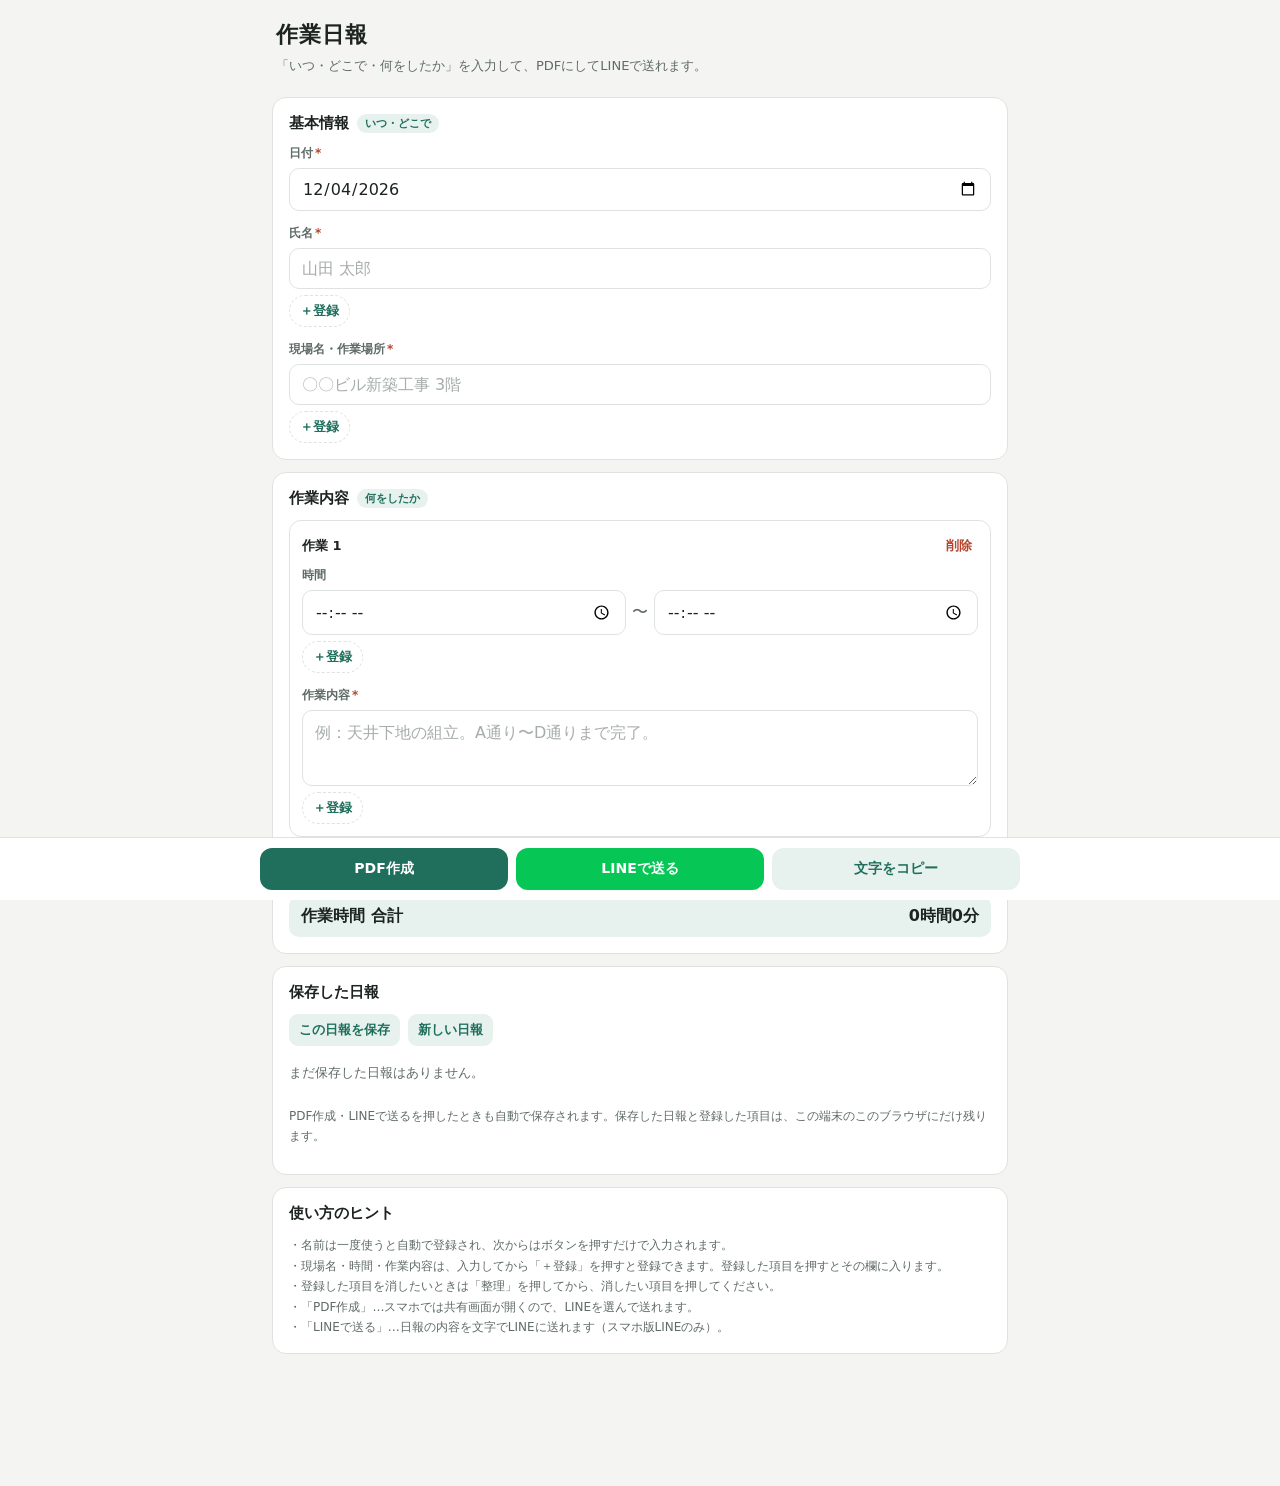
<file: nippo/index.html>
<!DOCTYPE html>
<html lang="ja">
<head>
<meta charset="utf-8">
<meta name="viewport" content="width=device-width, initial-scale=1">
<meta name="theme-color" content="#1f6f5c">
<title>作業日報</title>
<style>
:root{
  --bg:#f4f5f2; --card:#fff; --ink:#1d2320; --sub:#5f6b66; --line:#dfe3df;
  --accent:#1f6f5c; --accent-ink:#fff; --soft:#e7f1ed; --warn:#b4462f; --line-green:#06c755;
  --r:14px;
  --ff:"Hiragino Sans","Hiragino Kaku Gothic ProN","Noto Sans JP","Yu Gothic","Meiryo",system-ui,sans-serif;
}
@media (prefers-color-scheme:dark){
  :root{--bg:#141816;--card:#1d2321;--ink:#e9eeeb;--sub:#9aa7a1;--line:#2f3834;--accent:#4fb39a;--accent-ink:#0d1714;--soft:#203029;}
}
*{box-sizing:border-box}
html,body{margin:0;background:var(--bg);color:var(--ink);font-family:var(--ff);-webkit-text-size-adjust:100%}
body{padding-bottom:120px}
body.lock{overflow:hidden}
header{padding:20px 16px 8px;max-width:760px;margin:0 auto}
header h1{margin:0;font-size:22px;letter-spacing:.04em}
header p{margin:6px 0 0;color:var(--sub);font-size:13px;line-height:1.6}
main{max-width:760px;margin:0 auto;padding:0 12px}
.card{background:var(--card);border:1px solid var(--line);border-radius:var(--r);padding:16px;margin:12px 0}
.card h2{font-size:15px;margin:0 0 12px;display:flex;align-items:center;gap:8px}
.card h2 .tag{font-size:11px;font-weight:600;color:var(--accent);background:var(--soft);padding:2px 8px;border-radius:99px}
.fld{display:flex;flex-direction:column;gap:6px;margin-bottom:14px}
.fld:last-child{margin-bottom:0}
.lab{font-size:12px;color:var(--sub);font-weight:600}
.req{color:var(--warn);font-weight:700;margin-left:2px}
input,textarea{font:inherit;font-size:16px;color:var(--ink);background:transparent;border:1px solid var(--line);border-radius:10px;padding:10px 12px;width:100%;min-width:0}
::placeholder{color:var(--sub);opacity:.55;font-weight:400}
textarea{min-height:76px;resize:vertical;line-height:1.5}
input:focus,textarea:focus{outline:2px solid var(--accent);outline-offset:-1px;border-color:transparent}

/* registered-item chips */
.chips{display:flex;flex-wrap:wrap;gap:6px;align-items:center}
.chip{border:1px solid var(--line);background:var(--bg);color:var(--ink);font:inherit;font-size:13px;padding:6px 10px;border-radius:99px;cursor:pointer;max-width:100%;overflow:hidden;text-overflow:ellipsis;white-space:nowrap;display:inline-flex;align-items:center;gap:4px}
.chip.on{border-color:var(--accent);background:var(--soft);color:var(--accent);font-weight:700}
.chip.add{border-style:dashed;color:var(--accent);background:transparent;font-weight:700}
.chip.tool{border:0;background:transparent;color:var(--sub);font-size:12px;padding:6px 4px;text-decoration:underline}
.chips.editing .chip.item{border-color:var(--warn);color:var(--warn)}
.chips.editing .chip.item::after{content:"×";font-weight:700;margin-left:2px}

.row{border:1px solid var(--line);border-radius:12px;padding:12px;margin-bottom:10px}
.row .rowhead{display:flex;justify-content:space-between;align-items:center;margin-bottom:8px;font-size:13px;font-weight:700}
.row .dur{font-size:12px;color:var(--accent);font-weight:700;margin-left:8px}
.times{display:grid;grid-template-columns:1fr auto 1fr;gap:6px;align-items:center}
.times span{color:var(--sub)}
.btn{border:0;font:inherit;font-weight:700;font-size:15px;border-radius:12px;padding:12px 14px;cursor:pointer;display:inline-flex;align-items:center;justify-content:center;gap:6px;text-decoration:none}
.btn.primary{background:var(--accent);color:var(--accent-ink)}
.btn.ghost{background:var(--soft);color:var(--accent)}
.btn.line{background:var(--line-green);color:#fff}
.btn.small{font-size:13px;padding:7px 10px;border-radius:9px}
.btn.del{background:transparent;color:var(--warn);font-size:13px;padding:4px 6px}
.btn:disabled{opacity:.5}
.total{display:flex;justify-content:space-between;align-items:center;margin-top:6px;padding:10px 12px;background:var(--soft);border-radius:10px;font-weight:700}
.bar{position:fixed;left:0;right:0;bottom:0;background:var(--card);border-top:1px solid var(--line);padding:10px 12px calc(10px + env(safe-area-inset-bottom));z-index:5}
.bar .in{max-width:760px;margin:0 auto;display:grid;grid-template-columns:1fr 1fr 1fr;gap:8px}
.bar .btn{font-size:14px;padding:12px 6px}
.pv img{width:100%;border:1px solid var(--line);border-radius:8px;margin-bottom:8px;background:#fff;display:block}
.note{font-size:12px;color:var(--sub);line-height:1.7}
.toast{position:fixed;left:50%;bottom:96px;transform:translateX(-50%);background:var(--ink);color:var(--card);padding:10px 16px;border-radius:99px;font-size:14px;opacity:0;transition:opacity .2s;pointer-events:none;z-index:30;max-width:90vw;text-align:center}
.toast.on{opacity:1}

/* saved reports */
.hist{list-style:none;margin:0;padding:0}
.hist li{padding:12px 0;border-bottom:1px solid var(--line)}
.hist li:last-child{border-bottom:0}
.hist .top{display:flex;justify-content:space-between;align-items:flex-start;gap:8px}
.hist .d{font-weight:700;font-size:15px}
.hist .meta{color:var(--sub);font-size:12px;margin-top:2px;line-height:1.5}
.hist .acts{display:flex;gap:6px;margin-top:8px}
.hist .acts .btn{flex:1}
.hist .pick{display:flex;align-items:center;gap:6px;font-size:13px;color:var(--sub);font-weight:600;white-space:nowrap;cursor:pointer}
.hist .pick input{width:22px;height:22px;accent-color:var(--accent);margin:0}
.hist li.sel{background:var(--soft);margin:0 -16px;padding:12px 16px}
.bulk{border:1px solid var(--line);border-radius:12px;padding:12px;margin:8px 0 6px}
.bulk .ttl{font-size:13px;font-weight:700;margin-bottom:8px}
.bulk .q{display:flex;gap:6px;flex-wrap:wrap;margin-bottom:10px}
.bulk .go{width:100%}
.empty{color:var(--sub);font-size:13px;padding:6px 0}

/* viewer */
.viewer{position:fixed;inset:0;background:var(--bg);z-index:20;display:flex;flex-direction:column}
.viewer[hidden]{display:none}
.vhead{display:flex;align-items:center;gap:8px;padding:12px 12px;border-bottom:1px solid var(--line);background:var(--card)}
.vhead h3{flex:1;margin:0;font-size:16px}
.vbody{flex:1;overflow:auto;padding:12px;-webkit-overflow-scrolling:touch}
.vbody .in{max-width:760px;margin:0 auto}
.vfoot{border-top:1px solid var(--line);background:var(--card);padding:10px 12px calc(10px + env(safe-area-inset-bottom))}
.vfoot .in{max-width:760px;margin:0 auto;display:grid;grid-template-columns:1fr 1fr 1fr;gap:8px}
.vfoot .btn{font-size:14px;padding:12px 6px}
.vcard{background:var(--card);border:1px solid var(--line);border-radius:var(--r);padding:16px;margin-bottom:12px}
.vinfo{display:grid;grid-template-columns:auto 1fr;gap:8px 14px;font-size:15px;margin:0}
.vinfo dt{color:var(--sub);font-size:13px;font-weight:700;padding-top:2px}
.vinfo dd{margin:0;font-weight:600;word-break:break-word}
.vitem{display:grid;grid-template-columns:auto 1fr;gap:4px 12px;padding:12px 0;border-top:1px solid var(--line)}
.vitem:first-of-type{border-top:0}
.vitem .t{font-weight:700;color:var(--accent);white-space:nowrap}
.vitem .m{font-size:12px;color:var(--sub)}
.vitem .w{white-space:pre-wrap;word-break:break-word;line-height:1.6}
details.vpdf summary{cursor:pointer;color:var(--accent);font-weight:700;font-size:14px;padding:6px 0}
</style>
</head>
<body>
<header>
  <h1>作業日報</h1>
  <p>「いつ・どこで・何をしたか」を入力して、PDFにしてLINEで送れます。</p>
</header>

<main>
  <section class="card">
    <h2>基本情報 <span class="tag">いつ・どこで</span></h2>
    <div class="fld">
      <label class="lab" for="date">日付<span class="req">*</span></label>
      <input type="date" id="date">
    </div>
    <div class="fld">
      <label class="lab" for="name">氏名<span class="req">*</span></label>
      <input id="name" autocomplete="name" placeholder="山田 太郎">
      <div class="chips" data-list="name" data-target="#name"></div>
    </div>
    <div class="fld">
      <label class="lab" for="site">現場名・作業場所<span class="req">*</span></label>
      <input id="site" placeholder="〇〇ビル新築工事 3階">
      <div class="chips" data-list="site" data-target="#site"></div>
    </div>
  </section>

  <section class="card">
    <h2>作業内容 <span class="tag">何をしたか</span></h2>
    <div id="rows"></div>
    <button type="button" class="btn ghost" id="addRow" style="width:100%">＋ 作業を追加</button>
    <div class="total"><span>作業時間 合計</span><span id="total">0時間0分</span></div>
  </section>

  <section class="card" id="previewCard" hidden>
    <h2>PDFプレビュー</h2>
    <div class="pv" id="preview"></div>
    <p class="note" id="pdfNote"></p>
  </section>

  <section class="card">
    <h2>保存した日報</h2>
    <div style="display:flex;gap:8px;flex-wrap:wrap;margin-bottom:6px">
      <button type="button" class="btn ghost small" id="saveBtn">この日報を保存</button>
      <button type="button" class="btn ghost small" id="newBtn">新しい日報</button>
    </div>
    <div class="bulk" id="bulk">
      <div class="ttl">まとめてPDF（チェックした日報を1つのPDFにします）</div>
      <div class="q">
        <button type="button" class="chip" data-range="thisMonth">今月を選ぶ</button>
        <button type="button" class="chip" data-range="lastMonth">先月を選ぶ</button>
        <button type="button" class="chip" data-range="all">すべて選ぶ</button>
        <button type="button" class="chip" data-range="none">選択を解除</button>
      </div>
      <button type="button" class="btn primary go" id="bulkPdf" disabled>日報を選んでください</button>
      <p class="note" id="bulkNote" style="margin:6px 0 0"></p>
    </div>
    <ul class="hist" id="hist"></ul>
    <p class="note">PDF作成・LINEで送るを押したときも自動で保存されます。保存した日報と登録した項目は、この端末のこのブラウザにだけ残ります。</p>
  </section>

  <section class="card">
    <h2>使い方のヒント</h2>
    <p class="note" style="margin:0">
      ・名前は一度使うと自動で登録され、次からはボタンを押すだけで入力されます。<br>
      ・現場名・時間・作業内容は、入力してから「＋登録」を押すと登録できます。登録した項目を押すとその欄に入ります。<br>
      ・登録した項目を消したいときは「整理」を押してから、消したい項目を押してください。<br>
      ・「PDF作成」…スマホでは共有画面が開くので、LINEを選んで送れます。<br>
      ・「LINEで送る」…日報の内容を文字でLINEに送れます（スマホ版LINEのみ）。
    </p>
  </section>
</main>

<div class="bar">
  <div class="in">
    <button type="button" class="btn primary" id="pdfBtn">PDF作成</button>
    <a class="btn line" id="lineBtn" href="https://line.me/R/share?text=" target="_blank" rel="noopener">LINEで送る</a>
    <button type="button" class="btn ghost" id="copyBtn">文字をコピー</button>
  </div>
</div>

<div class="viewer" id="viewer" hidden role="dialog" aria-modal="true" aria-labelledby="vTitle">
  <div class="vhead">
    <button type="button" class="btn ghost small" id="vClose">← 戻る</button>
    <h3 id="vTitle"></h3>
    <button type="button" class="btn ghost small" id="vEdit">編集する</button>
  </div>
  <div class="vbody"><div class="in"><div id="vDetail"></div><details class="vpdf"><summary>PDFの見た目を確認</summary><div class="pv" id="vPages"></div></details><p class="note" id="vNote"></p></div></div>
  <div class="vfoot">
    <div class="in">
      <button type="button" class="btn primary" id="vPdf">PDF作成</button>
      <a class="btn line" id="vLine" href="https://line.me/R/share?text=" target="_blank" rel="noopener">LINEで送る</a>
      <button type="button" class="btn ghost" id="vCopy">文字をコピー</button>
    </div>
  </div>
</div>

<div class="toast" id="toast"></div>

<template id="rowTpl">
  <div class="row">
    <div class="rowhead"><span><span class="no"></span><span class="dur"></span></span><button type="button" class="btn del">削除</button></div>
    <div class="fld">
      <span class="lab">時間</span>
      <div class="times">
        <input type="time" class="r-start" aria-label="開始時刻">
        <span>〜</span>
        <input type="time" class="r-end" aria-label="終了時刻">
      </div>
      <div class="chips" data-list="time"></div>
    </div>
    <div class="fld">
      <span class="lab">作業内容<span class="req">*</span></span>
      <textarea class="r-desc" aria-label="作業内容" placeholder="例：天井下地の組立。A通り〜D通りまで完了。"></textarea>
      <div class="chips" data-list="desc"></div>
    </div>
  </div>
</template>

<script>
(function(){
"use strict";
const $=s=>document.querySelector(s);
const FIELDS=["date","name","site"];
const KEY_DRAFT="nippo.draft.v3", KEY_HIST="nippo.hist.v2", KEY_PRESET="nippo.presets.v1";
const LIST_NAMES={name:"氏名",site:"現場名",time:"時間",desc:"作業内容"};
let downloadsP=Promise.resolve(null);
let currentId=null;      // id of the report being edited
let viewing=null;        // report shown in the viewer

/* ---------- storage (best effort) ---------- */
function sget(k){try{return JSON.parse(localStorage.getItem(k)||"null")}catch(e){return null}}
function sset(k,v){try{localStorage.setItem(k,JSON.stringify(v));return true}catch(e){return false}}

/* ---------- util ---------- */
function toast(msg){const t=$("#toast");t.textContent=msg;t.classList.add("on");clearTimeout(toast._t);toast._t=setTimeout(()=>t.classList.remove("on"),2600)}
function today(){const d=new Date();return d.getFullYear()+"-"+String(d.getMonth()+1).padStart(2,"0")+"-"+String(d.getDate()).padStart(2,"0")}
function fmtDate(s){if(!s)return"";const [y,m,d]=s.split("-").map(Number);const w="日月火水木金土"[new Date(y,m-1,d).getDay()];return `${y}年${m}月${d}日（${w}）`}
function mins(a,b){if(!a||!b)return null;const [h1,m1]=a.split(":").map(Number),[h2,m2]=b.split(":").map(Number);let x=(h2*60+m2)-(h1*60+m1);if(x<0)x+=1440;return x}
function fmtMin(x){return Math.floor(x/60)+"時間"+(x%60)+"分"}
function newId(){return Date.now().toString(36)+Math.random().toString(36).slice(2,7)}

/* ---------- registered items (presets) ---------- */
function presets(){const p=sget(KEY_PRESET)||{};["name","site","time","desc"].forEach(k=>{if(!Array.isArray(p[k]))p[k]=[]});return p}
function addPreset(list,val,silent){
  val=String(val||"").trim();if(!val)return false;
  const p=presets();
  if(p[list].includes(val)){if(!silent)toast("「"+val+"」は登録済みです");return false}
  p[list].unshift(val);p[list]=p[list].slice(0,40);
  if(!sset(KEY_PRESET,p)){if(!silent)toast("この画面では登録できません");return false}
  if(!silent)toast(LIST_NAMES[list]+"に「"+val+"」を登録しました");
  renderAllChips();return true;
}
function removePreset(list,val){
  const p=presets();p[list]=p[list].filter(v=>v!==val);sset(KEY_PRESET,p);
  toast("「"+val+"」を削除しました");renderAllChips();
}
function timeKey(s,e){return (s&&e)?s+"〜"+e:""}

// Get/set the value a chip group belongs to
function chipTargets(box){
  const list=box.dataset.list;
  if(box.dataset.target){const el=$(box.dataset.target);return {get:()=>el.value,set:v=>{el.value=v}}}
  const row=box.closest(".row");
  if(list==="time"){
    const s=row.querySelector(".r-start"),e=row.querySelector(".r-end");
    return {get:()=>timeKey(s.value,e.value),set:v=>{const [a,b]=v.split("〜");s.value=a||"";e.value=b||""}};
  }
  const t=row.querySelector(".r-desc");return {get:()=>t.value,set:v=>{t.value=v}};
}
function renderChips(box){
  const list=box.dataset.list,items=presets()[list],tg=chipTargets(box),cur=tg.get().trim();
  const editing=box.classList.contains("editing")&&items.length>0;
  box.classList.toggle("editing",editing);
  box.innerHTML="";
  items.forEach(v=>{
    const b=document.createElement("button");b.type="button";b.className="chip item"+(v===cur&&!editing?" on":"");
    b.textContent=v.length>24?v.slice(0,24)+"…":v;b.title=v;b.dataset.v=v;
    box.appendChild(b);
  });
  if(!editing){
    const add=document.createElement("button");add.type="button";add.className="chip add";add.textContent="＋登録";add.dataset.act="add";
    box.appendChild(add);
  }
  if(items.length){
    const t=document.createElement("button");t.type="button";t.className="chip tool";t.textContent=editing?"整理を終わる":"整理";t.dataset.act="edit";
    box.appendChild(t);
  }
}
function renderAllChips(){document.querySelectorAll(".chips").forEach(renderChips)}
document.addEventListener("click",e=>{
  const chip=e.target.closest(".chip");if(!chip)return;
  const box=chip.closest(".chips");if(!box)return;
  const list=box.dataset.list,tg=chipTargets(box);
  if(chip.dataset.act==="edit"){box.classList.toggle("editing");renderChips(box);return}
  if(chip.dataset.act==="add"){
    const v=tg.get().trim();
    if(!v){toast(list==="time"?"開始と終了の時刻を入れてから押してください":"入力してから「＋登録」を押してください");return}
    addPreset(list,v);return;
  }
  if(box.classList.contains("editing")){removePreset(list,chip.dataset.v);return}
  tg.set(chip.dataset.v);update();
});

/* ---------- rows ---------- */
function addRow(data){
  const node=$("#rowTpl").content.firstElementChild.cloneNode(true);
  const rows=$("#rows");
  if(!data){const last=rows.lastElementChild;data={start:last?last.querySelector(".r-end").value:""}}
  node.querySelector(".r-start").value=data.start||"";
  node.querySelector(".r-end").value=data.end||"";
  node.querySelector(".r-desc").value=data.desc||"";
  node.querySelector(".del").addEventListener("click",()=>{
    if(rows.children.length<=1){toast("作業は1件以上必要です");return}
    node.remove();renumber();update();
  });
  rows.appendChild(node);renumber();
  node.querySelectorAll(".chips").forEach(renderChips);
}
function renumber(){[...$("#rows").children].forEach((r,i)=>r.querySelector(".no").textContent="作業 "+(i+1))}
function readRows(){
  return [...$("#rows").children].map(r=>({
    start:r.querySelector(".r-start").value,end:r.querySelector(".r-end").value,
    desc:r.querySelector(".r-desc").value.trim()
  }));
}

/* ---------- state ---------- */
function collect(){const o={id:currentId,rows:readRows()};FIELDS.forEach(f=>o[f]=$("#"+f).value.trim());return o}
function apply(o){
  currentId=o.id||newId();
  FIELDS.forEach(f=>$("#"+f).value=o[f]||"");
  if(!o.date)$("#date").value=today();
  $("#rows").innerHTML="";
  (o.rows&&o.rows.length?o.rows:[{}]).forEach(r=>addRow(r));
  update();
}

/* ---------- report model ---------- */
function model(o){
  let total=0;
  const rows=(o.rows||[]).filter(r=>r.desc||r.start||r.end).map(r=>{const m=mins(r.start,r.end);if(m!=null)total+=m;return {...r,m}});
  return {o,rows,total};
}
function validate(md){
  const miss=[];
  if(!md.o.date)miss.push("日付");if(!md.o.name)miss.push("氏名");if(!md.o.site)miss.push("現場名・作業場所");
  if(!md.rows.some(r=>r.desc))miss.push("作業内容");
  return miss;
}

/* ---------- text summary (for LINE) ---------- */
function summaryText(o){
  const md=model(o),L=[];
  L.push("【作業日報】"+fmtDate(o.date));
  if(o.name)L.push("氏名："+o.name);
  if(o.site)L.push("場所："+o.site);
  if(md.rows.length){
    L.push("","■作業内容");
    md.rows.forEach(r=>L.push((r.start||"--:--")+"〜"+(r.end||"--:--")+" "+(r.desc||"")));
    L.push("合計 "+fmtMin(md.total));
  }
  return L.join("\n");
}
function lineHref(o){return "https://line.me/R/share?text="+encodeURIComponent(summaryText(o))}

/* ---------- PDF rendering on canvas ---------- */
const FF='"Hiragino Sans","Hiragino Kaku Gothic ProN","Noto Sans JP","Yu Gothic","Meiryo",sans-serif';
const PW=1190,PH=1684,MX=70,MT=80,MB=90; // A4 (595x842pt) at 2x
function stampPages(pages){
  const now=new Date();
  const stamp="作成："+now.getFullYear()+"/"+(now.getMonth()+1)+"/"+now.getDate()+" "+String(now.getHours()).padStart(2,"0")+":"+String(now.getMinutes()).padStart(2,"0");
  pages.forEach((c,i)=>{
    const x=c.getContext("2d");x.textBaseline="top";x.font="400 17px "+FF;x.fillStyle="#7a8580";
    x.fillText(stamp,MX,PH-56);x.textAlign="right";x.fillText((i+1)+" / "+pages.length,PW-MX,PH-56);x.textAlign="left";
  });
  return pages;
}
// Cover page listing every report in a bundle
function renderSummaryPages(list){
  const pages=[];let ctx,y;
  const CW=PW-MX*2,cols=[["日付",250],["氏名",190],["現場名・作業場所",CW-250-190-170],["作業時間",170]];
  function newPage(){const c=document.createElement("canvas");c.width=PW;c.height=PH;ctx=c.getContext("2d");ctx.fillStyle="#fff";ctx.fillRect(0,0,PW,PH);ctx.textBaseline="top";pages.push(c);y=MT}
  function font(sz,b){ctx.font=(b?"700 ":"400 ")+sz+"px "+FF}
  function wrap(text,maxW,sz){font(sz,false);const out=[];let line="";for(const ch of String(text||"").replace(/\n/g," ")){const t=line+ch;if(ctx.measureText(t).width>maxW&&line){out.push(line);line=ch}else line=t}out.push(line);return out}
  const room=h=>y+h<=PH-MB;
  function header(){
    ctx.fillStyle="#1f6f5c";ctx.fillRect(MX,y,CW,46);font(20,true);ctx.fillStyle="#fff";let x=MX;
    cols.forEach(([t,w])=>{ctx.fillText(t,x+12,y+12);x+=w});y+=46;
  }
  newPage();
  font(40,true);ctx.fillStyle="#1d2320";ctx.textAlign="center";ctx.fillText("作業日報 まとめ",PW/2,y);ctx.textAlign="left";y+=64;
  ctx.fillStyle="#1f6f5c";ctx.fillRect(MX,y,CW,4);y+=26;
  const first=list[0].date,last=list[list.length-1].date;
  font(23,false);ctx.fillStyle="#1d2320";
  ctx.fillText("期間："+fmtDate(first)+(first!==last?" 〜 "+fmtDate(last):""),MX,y);y+=38;
  ctx.fillText("件数："+list.length+"件",MX,y);y+=50;
  header();
  let grand=0;
  list.forEach((o,idx)=>{
    const md=model(o);grand+=md.total;
    const cells=[[fmtDate(o.date)],wrap(o.name,cols[1][1]-24,21),wrap(o.site,cols[2][1]-24,21),[fmtMin(md.total)]];
    const h=Math.max(...cells.map(c=>c.length))*30+22;
    if(!room(h)){newPage();header()}
    ctx.fillStyle=idx%2?"#f6f8f7":"#fff";ctx.fillRect(MX,y,CW,h);
    ctx.strokeStyle="#c9d3ce";ctx.lineWidth=1.5;ctx.strokeRect(MX,y,CW,h);
    let x=MX;
    cells.forEach((lines,ci)=>{
      if(ci>0){ctx.beginPath();ctx.moveTo(x,y);ctx.lineTo(x,y+h);ctx.stroke()}
      font(21,ci===0||ci===3);ctx.fillStyle=ci===0?"#1f4f43":"#1d2320";
      lines.forEach((t,k)=>ctx.fillText(t,x+12,y+11+k*30));x+=cols[ci][1];
    });
    y+=h;
  });
  if(!room(50))newPage();
  ctx.fillStyle="#e7f1ed";ctx.fillRect(MX,y,CW,48);ctx.strokeStyle="#c9d3ce";ctx.strokeRect(MX,y,CW,48);
  font(22,true);ctx.fillStyle="#1f4f43";ctx.fillText("作業時間 総合計",MX+12,y+12);
  ctx.textAlign="right";ctx.fillText(fmtMin(grand),MX+CW-14,y+12);ctx.textAlign="left";
  return pages;
}
function renderPages(md,noFooter){
  const pages=[];let ctx,y;
  function newPage(){const c=document.createElement("canvas");c.width=PW;c.height=PH;ctx=c.getContext("2d");ctx.fillStyle="#fff";ctx.fillRect(0,0,PW,PH);ctx.textBaseline="top";pages.push(c);y=MT}
  function font(sz,b){ctx.font=(b?"700 ":"400 ")+sz+"px "+FF}
  function wrap(text,maxW,sz,b){
    font(sz,b);const out=[];
    String(text||"").split("\n").forEach(p=>{
      let line="";
      for(const ch of p){const t=line+ch;if(ctx.measureText(t).width>maxW&&line){out.push(line);line=ch}else line=t}
      out.push(line);
    });
    return out;
  }
  const room=h=>y+h<=PH-MB;
  const CW=PW-MX*2;
  newPage();

  font(44,true);ctx.fillStyle="#1d2320";ctx.textAlign="center";ctx.fillText("作 業 日 報",PW/2,y);ctx.textAlign="left";
  y+=70;ctx.fillStyle="#1f6f5c";ctx.fillRect(MX,y,CW,4);y+=24;

  // Info table
  const labW=200,pad=14,isz=23,lh=33;
  [["日付",fmtDate(md.o.date)],["氏名",md.o.name],["現場名・作業場所",md.o.site]].forEach(([k,v])=>{
    const lines=wrap(v,CW-labW-pad*2,isz,false);
    const labLines=wrap(k,labW-pad*2,20,true);
    const h=Math.max(lines.length*lh,labLines.length*27)+pad*2-4;
    if(!room(h))newPage();
    ctx.fillStyle="#e7f1ed";ctx.fillRect(MX,y,labW,h);
    ctx.strokeStyle="#c9d3ce";ctx.lineWidth=1.5;ctx.strokeRect(MX,y,CW,h);
    ctx.beginPath();ctx.moveTo(MX+labW,y);ctx.lineTo(MX+labW,y+h);ctx.stroke();
    font(20,true);ctx.fillStyle="#1f4f43";labLines.forEach((t,i)=>ctx.fillText(t,MX+pad,y+pad+i*27));
    font(isz,false);ctx.fillStyle="#1d2320";lines.forEach((t,i)=>ctx.fillText(t,MX+labW+pad,y+pad+i*lh));
    y+=h;
  });
  y+=36;

  // Work table
  const cols=[["時間",210],["作業内容",CW-210]];
  function header(){
    const h=46;if(!room(h+60))newPage();
    ctx.fillStyle="#1f6f5c";ctx.fillRect(MX,y,CW,h);
    font(20,true);ctx.fillStyle="#fff";let x=MX;
    cols.forEach(([t,w])=>{ctx.fillText(t,x+12,y+12);x+=w});
    y+=h;
  }
  font(24,true);ctx.fillStyle="#1d2320";ctx.fillText("作業内容（いつ・何を）",MX,y);
  ctx.fillStyle="#1f6f5c";ctx.fillRect(MX,y+34,60,4);y+=52;
  header();
  md.rows.forEach((r,idx)=>{
    const tsz=22,tlh=32;
    const timeTxt=[(r.start||"--:--")+"〜"+(r.end||"--:--")].concat(r.m!=null?["("+fmtMin(r.m)+")"]:[]);
    const desc=wrap(r.desc,cols[1][1]-24,tsz,false);
    const h=Math.max(timeTxt.length,desc.length)*tlh+24;
    if(!room(h)){newPage();header()}
    ctx.fillStyle=idx%2?"#f6f8f7":"#fff";ctx.fillRect(MX,y,CW,h);
    ctx.strokeStyle="#c9d3ce";ctx.lineWidth=1.5;ctx.strokeRect(MX,y,CW,h);
    ctx.beginPath();ctx.moveTo(MX+cols[0][1],y);ctx.lineTo(MX+cols[0][1],y+h);ctx.stroke();
    font(tsz,true);ctx.fillStyle="#1f4f43";ctx.fillText(timeTxt[0],MX+12,y+12);
    if(timeTxt[1]){font(18,false);ctx.fillStyle="#5f6b66";ctx.fillText(timeTxt[1],MX+12,y+12+tlh)}
    font(tsz,false);ctx.fillStyle="#1d2320";desc.forEach((t,i)=>ctx.fillText(t,MX+cols[0][1]+12,y+12+i*tlh));
    y+=h;
  });
  if(!room(50))newPage();
  ctx.fillStyle="#e7f1ed";ctx.fillRect(MX,y,CW,48);ctx.strokeStyle="#c9d3ce";ctx.strokeRect(MX,y,CW,48);
  font(22,true);ctx.fillStyle="#1f4f43";ctx.fillText("作業時間 合計",MX+12,y+12);
  ctx.textAlign="right";ctx.fillText(fmtMin(md.total),MX+CW-14,y+12);ctx.textAlign="left";

  return noFooter?pages:stampPages(pages);
}

/* ---------- minimal PDF writer (one JPEG per page) ---------- */
function b64ToBytes(b64){const s=atob(b64),u=new Uint8Array(s.length);for(let i=0;i<s.length;i++)u[i]=s.charCodeAt(i);return u}
function buildPdf(canvases){
  const enc=new TextEncoder(),parts=[],offsets=[];let len=0;
  const push=x=>{const b=typeof x==="string"?enc.encode(x):x;parts.push(b);len+=b.length};
  const n=canvases.length;
  push("%PDF-1.4\n");
  const obj=(id,body)=>{offsets[id]=len;push(id+" 0 obj\n");body();push("\nendobj\n")};
  obj(1,()=>push("<< /Type /Catalog /Pages 2 0 R >>"));
  const kids=[];for(let i=0;i<n;i++)kids.push((3+i*3)+" 0 R");
  obj(2,()=>push("<< /Type /Pages /Kids ["+kids.join(" ")+"] /Count "+n+" >>"));
  canvases.forEach((c,i)=>{
    const pid=3+i*3,iid=pid+1,cid=pid+2;
    const jpg=b64ToBytes(c.toDataURL("image/jpeg",0.9).split(",")[1]);
    const content="q 595.28 0 0 841.89 0 0 cm /Im0 Do Q";
    obj(pid,()=>push("<< /Type /Page /Parent 2 0 R /MediaBox [0 0 595.28 841.89] /Resources << /XObject << /Im0 "+iid+" 0 R >> >> /Contents "+cid+" 0 R >>"));
    obj(iid,()=>{push("<< /Type /XObject /Subtype /Image /Width "+c.width+" /Height "+c.height+" /ColorSpace /DeviceRGB /BitsPerComponent 8 /Filter /DCTDecode /Length "+jpg.length+" >>\nstream\n");push(jpg);push("\nendstream")});
    obj(cid,()=>push("<< /Length "+content.length+" >>\nstream\n"+content+"\nendstream"));
  });
  const total=3+n*3,xref=len;
  let x="xref\n0 "+total+"\n0000000000 65535 f \n";
  for(let i=1;i<total;i++)x+=String(offsets[i]).padStart(10,"0")+" 00000 n \n";
  push(x+"trailer\n<< /Size "+total+" /Root 1 0 R >>\nstartxref\n"+xref+"\n%%EOF");
  return new Blob(parts,{type:"application/pdf"});
}


function fileName(o){return "作業日報_"+(o.date||today())+"_"+(o.name||"").replace(/[\\/:*?"<>|\s]/g,"")+".pdf"}
function showPages(pages,box){
  box.innerHTML="";
  pages.forEach(c=>{const im=new Image();im.alt="日報";im.src=c.toDataURL("image/jpeg",0.8);box.appendChild(im)});
}
async function makePdf(o,btn,note,previewBox){
  const md=model(o),miss=validate(md);
  if(miss.length){toast("未入力："+miss.join("・"));return}
  const label=btn.textContent;btn.disabled=true;btn.textContent="作成中…";
  try{
    const pages=renderPages(md);
    if(previewBox){showPages(pages,previewBox);$("#previewCard").hidden=false}
    await deliver(buildPdf(pages),fileName(o),note);
  }catch(e){toast("PDFを作れませんでした："+(e&&e.message||e))}
  finally{btn.disabled=false;btn.textContent=label}
}

async function deliver(blob,fname,note){
  let dl=null;try{dl=await downloadsP}catch(e){dl=null}
  if(dl){
    try{await dl.save({filename:fname,data:blob});note.textContent="PDFを保存しました（"+fname+"）。";toast("PDFを保存しました");return}
    catch(e){
      if(e&&e.code==="declined"){toast("保存をキャンセルしました");return}
      if(e&&e.code==="rate_limited"){toast("少し待ってからもう一度押してください");return}
    }
  }
  try{
    const file=new File([blob],fname,{type:"application/pdf"});
    if(navigator.canShare&&navigator.canShare({files:[file]})){
      await navigator.share({files:[file]});
      note.textContent="共有画面からLINEを選ぶと、そのままPDFを送れます。";return;
    }
  }catch(e){if(e&&e.name==="AbortError"){toast("共有をキャンセルしました");return}}
  try{
    const url=URL.createObjectURL(blob),a=document.createElement("a");
    a.href=url;a.download=fname;document.body.appendChild(a);a.click();a.remove();
    setTimeout(()=>URL.revokeObjectURL(url),60000);
    note.textContent="PDFをダウンロードしました（"+fname+"）。LINEのトークで添付して送れます。";
  }catch(e){note.textContent="PDFを保存できませんでした。画像を長押しして保存してください。"}
}

async function copyText(o){
  const t=summaryText(o);
  try{await navigator.clipboard.writeText(t);toast("日報の文字をコピーしました")}
  catch(e){
    const ta=document.createElement("textarea");ta.value=t;document.body.appendChild(ta);ta.select();
    let ok=false;try{ok=document.execCommand("copy")}catch(_){}
    ta.remove();toast(ok?"日報の文字をコピーしました":"コピーできませんでした");
  }
}

/* ---------- saved reports ---------- */
function hist(){const a=sget(KEY_HIST)||[];let fix=false;a.forEach(x=>{if(!x.id){x.id=newId();fix=true}});if(fix)sset(KEY_HIST,a);return a}
function sortHist(a){return a.sort((x,y)=>(y.date||"").localeCompare(x.date||"")||(y.savedAt||0)-(x.savedAt||0))}
function persist(o,silent){
  if(!o.date||!o.name){if(!silent)toast("日付と氏名を入れてから保存してください");return false}
  const a=hist();o={...o,savedAt:Date.now()};
  const i=a.findIndex(x=>x.id===o.id);
  if(i>=0)a[i]=o;else a.push(o);
  const ok=sset(KEY_HIST,sortHist(a).slice(0,200));
  addPreset("name",o.name,true);
  renderHist();
  if(!silent)toast(ok?"保存しました":"この画面では保存できません");
  return ok;
}
const selected=new Set();
function updateBulk(){
  const ids=new Set(hist().map(x=>x.id));[...selected].forEach(id=>{if(!ids.has(id))selected.delete(id)});
  const b=$("#bulkPdf"),n=selected.size;
  b.disabled=n===0;b.textContent=n?("選んだ"+n+"件をまとめてPDF"):"日報を選んでください";
  $("#bulk").hidden=ids.size===0;
}
function ym(d,off){const t=new Date(d.getFullYear(),d.getMonth()+off,1);return t.getFullYear()+"-"+String(t.getMonth()+1).padStart(2,"0")}
document.querySelectorAll("#bulk [data-range]").forEach(btn=>btn.addEventListener("click",()=>{
  const r=btn.dataset.range,a=hist();selected.clear();
  const now=new Date();
  a.forEach(x=>{
    if(r==="all"||(r==="thisMonth"&&(x.date||"").startsWith(ym(now,0)))||(r==="lastMonth"&&(x.date||"").startsWith(ym(now,-1))))selected.add(x.id);
  });
  renderHist();
  if(r!=="none"&&!selected.size)toast(r==="thisMonth"?"今月の日報はありません":r==="lastMonth"?"先月の日報はありません":"日報がありません");
}));
$("#bulkPdf").addEventListener("click",async()=>{
  const list=hist().filter(x=>selected.has(x.id)).sort((x,y)=>(x.date||"").localeCompare(y.date||"")||(x.savedAt||0)-(y.savedAt||0));
  if(!list.length)return;
  const btn=$("#bulkPdf"),label=btn.textContent;btn.disabled=true;btn.textContent="作成中…";
  try{
    let pages=renderSummaryPages(list);
    list.forEach(o=>{pages=pages.concat(renderPages(model(o),true))});
    stampPages(pages);
    const f=list[0].date,l=list[list.length-1].date;
    const fname="作業日報まとめ_"+f+(f!==l?"_"+l:"")+".pdf";
    await deliver(buildPdf(pages),fname,$("#bulkNote"));
  }catch(e){toast("PDFを作れませんでした："+(e&&e.message||e))}
  finally{btn.textContent=label;updateBulk()}
});
function renderHist(){
  const a=sortHist(hist()),ul=$("#hist");ul.innerHTML="";
  updateBulk();
  if(!a.length){const li=document.createElement("li");li.className="empty";li.textContent="まだ保存した日報はありません。";ul.appendChild(li);return}
  a.forEach(it=>{
    const md=model(it);
    const li=document.createElement("li");
    li.innerHTML='<div class="top"><div><div class="d"></div><div class="meta"></div></div><label class="pick"><input type="checkbox">選ぶ</label></div><div class="acts"></div>';
    const cb=li.querySelector(".pick input");cb.checked=selected.has(it.id);li.classList.toggle("sel",cb.checked);
    cb.addEventListener("change",()=>{if(cb.checked)selected.add(it.id);else selected.delete(it.id);li.classList.toggle("sel",cb.checked);updateBulk()});
    li.querySelector(".d").textContent=fmtDate(it.date);
    const first=md.rows.find(r=>r.desc);
    li.querySelector(".meta").textContent=[it.site,(it.name||"")+"・作業"+md.rows.length+"件・"+fmtMin(md.total),first?("「"+(first.desc.length>30?first.desc.slice(0,30)+"…":first.desc)+"」"):""].filter(Boolean).join("\n");
    li.querySelector(".meta").style.whiteSpace="pre-line";
    const acts=li.querySelector(".acts");
    const vb=document.createElement("button");vb.className="btn primary small";vb.textContent="見る";vb.onclick=()=>openViewer(it.id);
    const eb=document.createElement("button");eb.className="btn ghost small";eb.textContent="編集";eb.onclick=()=>editReport(it.id);
    const db=document.createElement("button");db.className="btn ghost small";db.textContent="削除";db.style.color="var(--warn)";
    db.onclick=()=>{
      if(db.dataset.sure!=="1"){db.dataset.sure="1";db.textContent="本当に削除";setTimeout(()=>{db.dataset.sure="";db.textContent="削除"},3000);return}
      sset(KEY_HIST,hist().filter(x=>x.id!==it.id));renderHist();toast("削除しました");
    };
    acts.append(vb,eb,db);ul.appendChild(li);
  });
}
function editReport(id){
  const it=hist().find(x=>x.id===id);if(!it)return;
  closeViewer();apply(it);$("#previewCard").hidden=true;window.scrollTo({top:0,behavior:"smooth"});toast(fmtDate(it.date)+"の日報を開きました");
}

/* ---------- viewer ---------- */
function renderDetail(it){
  const md=model(it),box=$("#vDetail");box.innerHTML="";
  const c1=document.createElement("div");c1.className="vcard";
  const dl=document.createElement("dl");dl.className="vinfo";
  [["日付",fmtDate(it.date)],["氏名",it.name],["場所",it.site],["合計",fmtMin(md.total)]].forEach(([k,v])=>{
    const dt=document.createElement("dt");dt.textContent=k;const dd=document.createElement("dd");dd.textContent=v||"―";dl.append(dt,dd);
  });
  c1.appendChild(dl);
  const c2=document.createElement("div");c2.className="vcard";
  const h=document.createElement("h2");h.textContent="作業内容";h.style.cssText="font-size:15px;margin:0 0 4px";c2.appendChild(h);
  md.rows.forEach(r=>{
    const d=document.createElement("div");d.className="vitem";
    const t=document.createElement("div");t.className="t";t.textContent=(r.start||"--:--")+"〜"+(r.end||"--:--");
    const w=document.createElement("div");w.className="w";w.textContent=r.desc||"";
    const m=document.createElement("div");m.className="m";m.textContent=r.m!=null?fmtMin(r.m):"";
    d.append(t,w,m);c2.appendChild(d);
  });
  box.append(c1,c2);
}
function openViewer(id){
  const it=hist().find(x=>x.id===id);if(!it)return;
  viewing=it;
  $("#vTitle").textContent=fmtDate(it.date);
  $("#vNote").textContent="";
  renderDetail(it);
  $("#vPages").innerHTML="";
  const det=document.querySelector("details.vpdf");det.open=false;
  det.ontoggle=()=>{if(det.open&&!$("#vPages").children.length&&viewing)showPages(renderPages(model(viewing)),$("#vPages"))};
  $("#vLine").href=lineHref(it);
  $("#viewer").hidden=false;document.body.classList.add("lock");
  $("#viewer .vbody").scrollTop=0;
  try{history.replaceState(null,"","#view")}catch(e){}
}
function closeViewer(){
  if($("#viewer").hidden)return;
  $("#viewer").hidden=true;document.body.classList.remove("lock");viewing=null;
  try{history.replaceState(null,"",location.pathname+location.search)}catch(e){}
}
$("#vClose").addEventListener("click",closeViewer);
$("#vEdit").addEventListener("click",()=>{if(viewing)editReport(viewing.id)});
$("#vPdf").addEventListener("click",()=>{if(viewing)makePdf(viewing,$("#vPdf"),$("#vNote"),null)});
$("#vCopy").addEventListener("click",()=>{if(viewing)copyText(viewing)});
document.addEventListener("keydown",e=>{if(e.key==="Escape")closeViewer()});

/* ---------- update loop ---------- */
function update(){
  let total=0;
  [...$("#rows").children].forEach(r=>{
    const m=mins(r.querySelector(".r-start").value,r.querySelector(".r-end").value);
    r.querySelector(".dur").textContent=m!=null?fmtMin(m):"";if(m!=null)total+=m;
  });
  $("#total").textContent=fmtMin(total);
  $("#lineBtn").href=lineHref(collect());
  // only refresh highlight; rebuilding here would swap the button under the finger
  document.querySelectorAll("main .chips:not(.editing)").forEach(box=>{
    const cur=chipTargets(box).get().trim();
    box.querySelectorAll(".chip.item").forEach(c=>c.classList.toggle("on",c.dataset.v===cur));
  });
  sset(KEY_DRAFT,collect());
}

/* ---------- main actions ---------- */
$("#addRow").addEventListener("click",()=>{addRow();update()});
$("#pdfBtn").addEventListener("click",()=>{
  const o=collect();if(!validate(model(o)).length)persist(o,true);
  makePdf(o,$("#pdfBtn"),$("#pdfNote"),$("#preview"));
});
$("#lineBtn").addEventListener("click",e=>{
  const o=collect(),miss=validate(model(o));
  if(miss.length){e.preventDefault();toast("未入力："+miss.join("・"));return}
  $("#lineBtn").href=lineHref(o);persist(o,true);
});
$("#copyBtn").addEventListener("click",()=>copyText(collect()));
$("#saveBtn").addEventListener("click",()=>persist(collect(),false));
$("#newBtn").addEventListener("click",()=>{
  const prev=collect();
  apply({name:prev.name,date:today()});
  $("#previewCard").hidden=true;toast("新しい日報を始めました（氏名は引き継ぎ）");
});
document.addEventListener("input",e=>{if(e.target.closest("main"))update()});
document.addEventListener("change",e=>{if(e.target.closest("main"))update()});

/* ---------- init ---------- */
(function init(){
  // carry over the older draft once
  const draft=sget(KEY_DRAFT)||sget("nippo.draft.v2")||{};
  if(!draft.date)draft.date=today();
  // If no saved name yet, prefill from the most recent registered one
  if(!draft.name){const n=presets().name[0];if(n)draft.name=n}
  apply(draft);
  renderAllChips();renderHist();
  if(location.hash==="#view")try{history.replaceState(null,"",location.pathname+location.search)}catch(e){}
})();

if(window.claude&&typeof window.claude.use==="function"){downloadsP=window.claude.use("downloads").catch(()=>null)}
})();
</script>
</body>
</html>
</file>
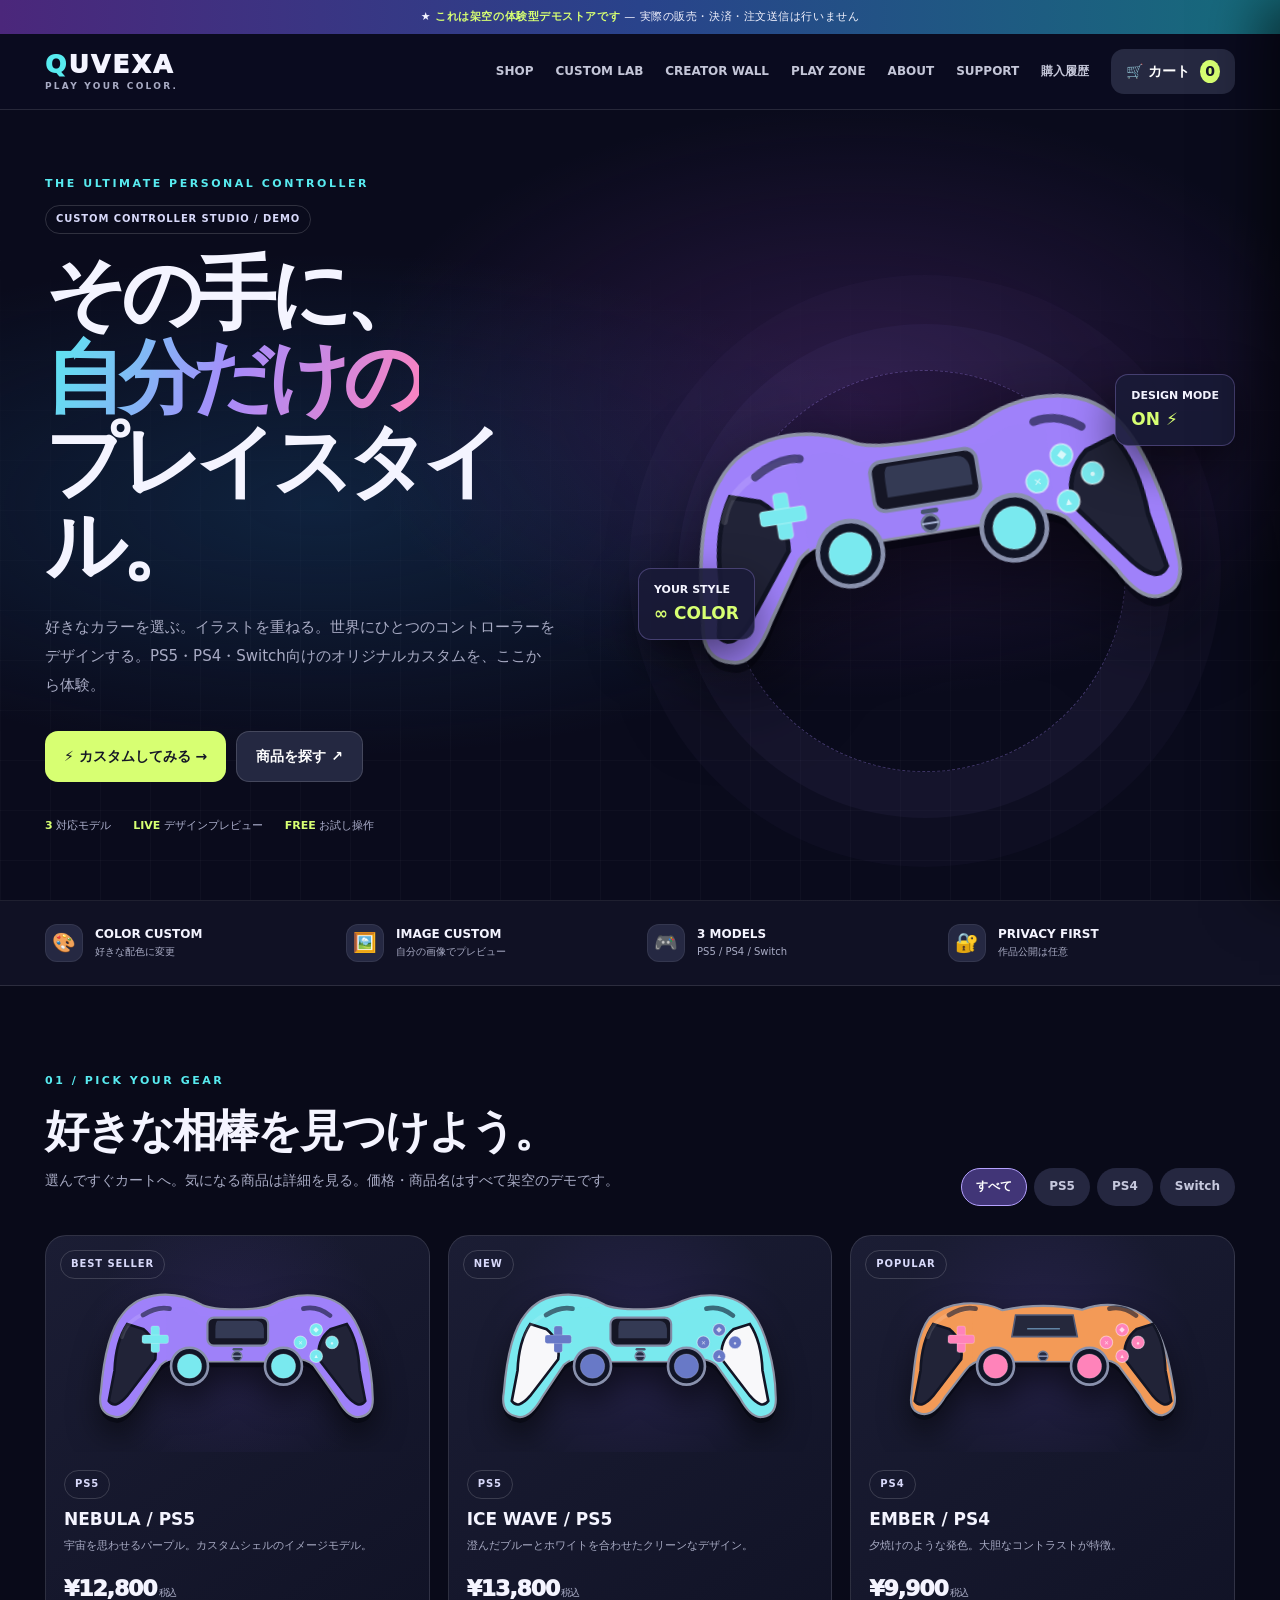
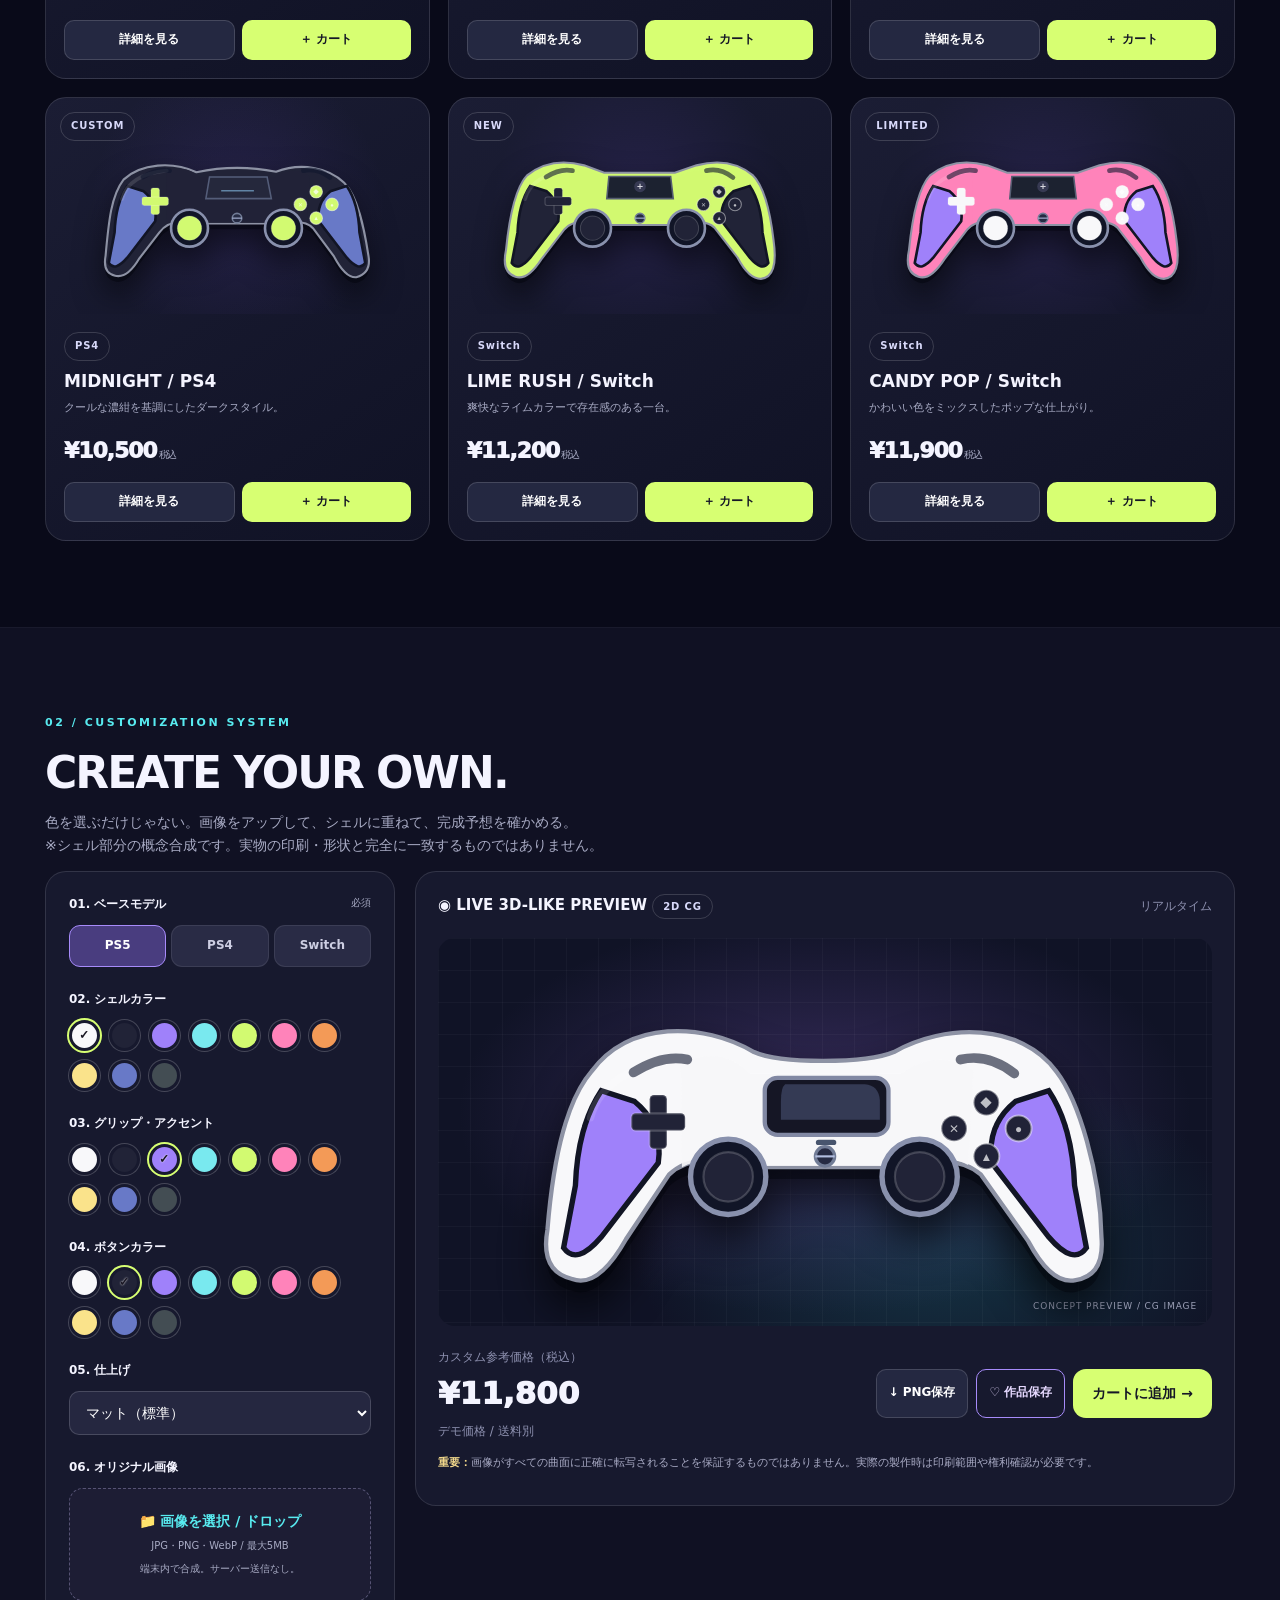
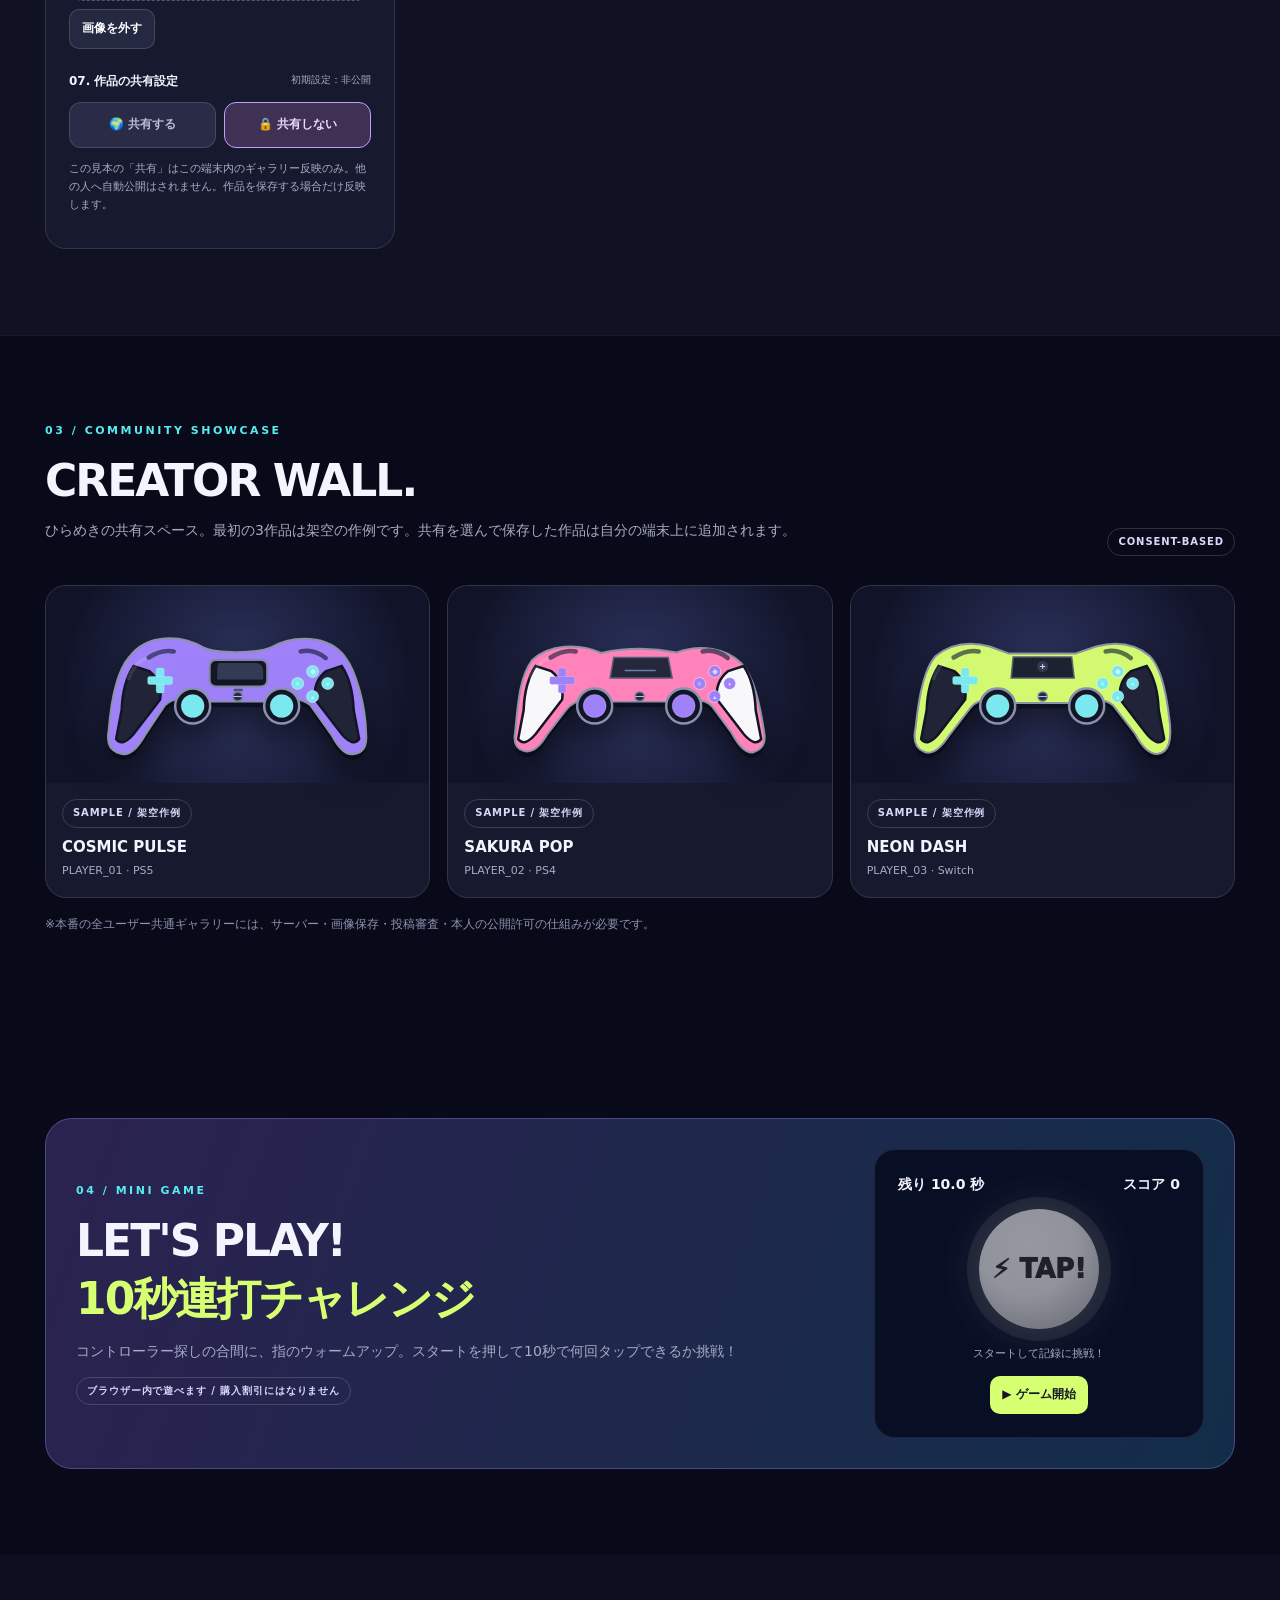
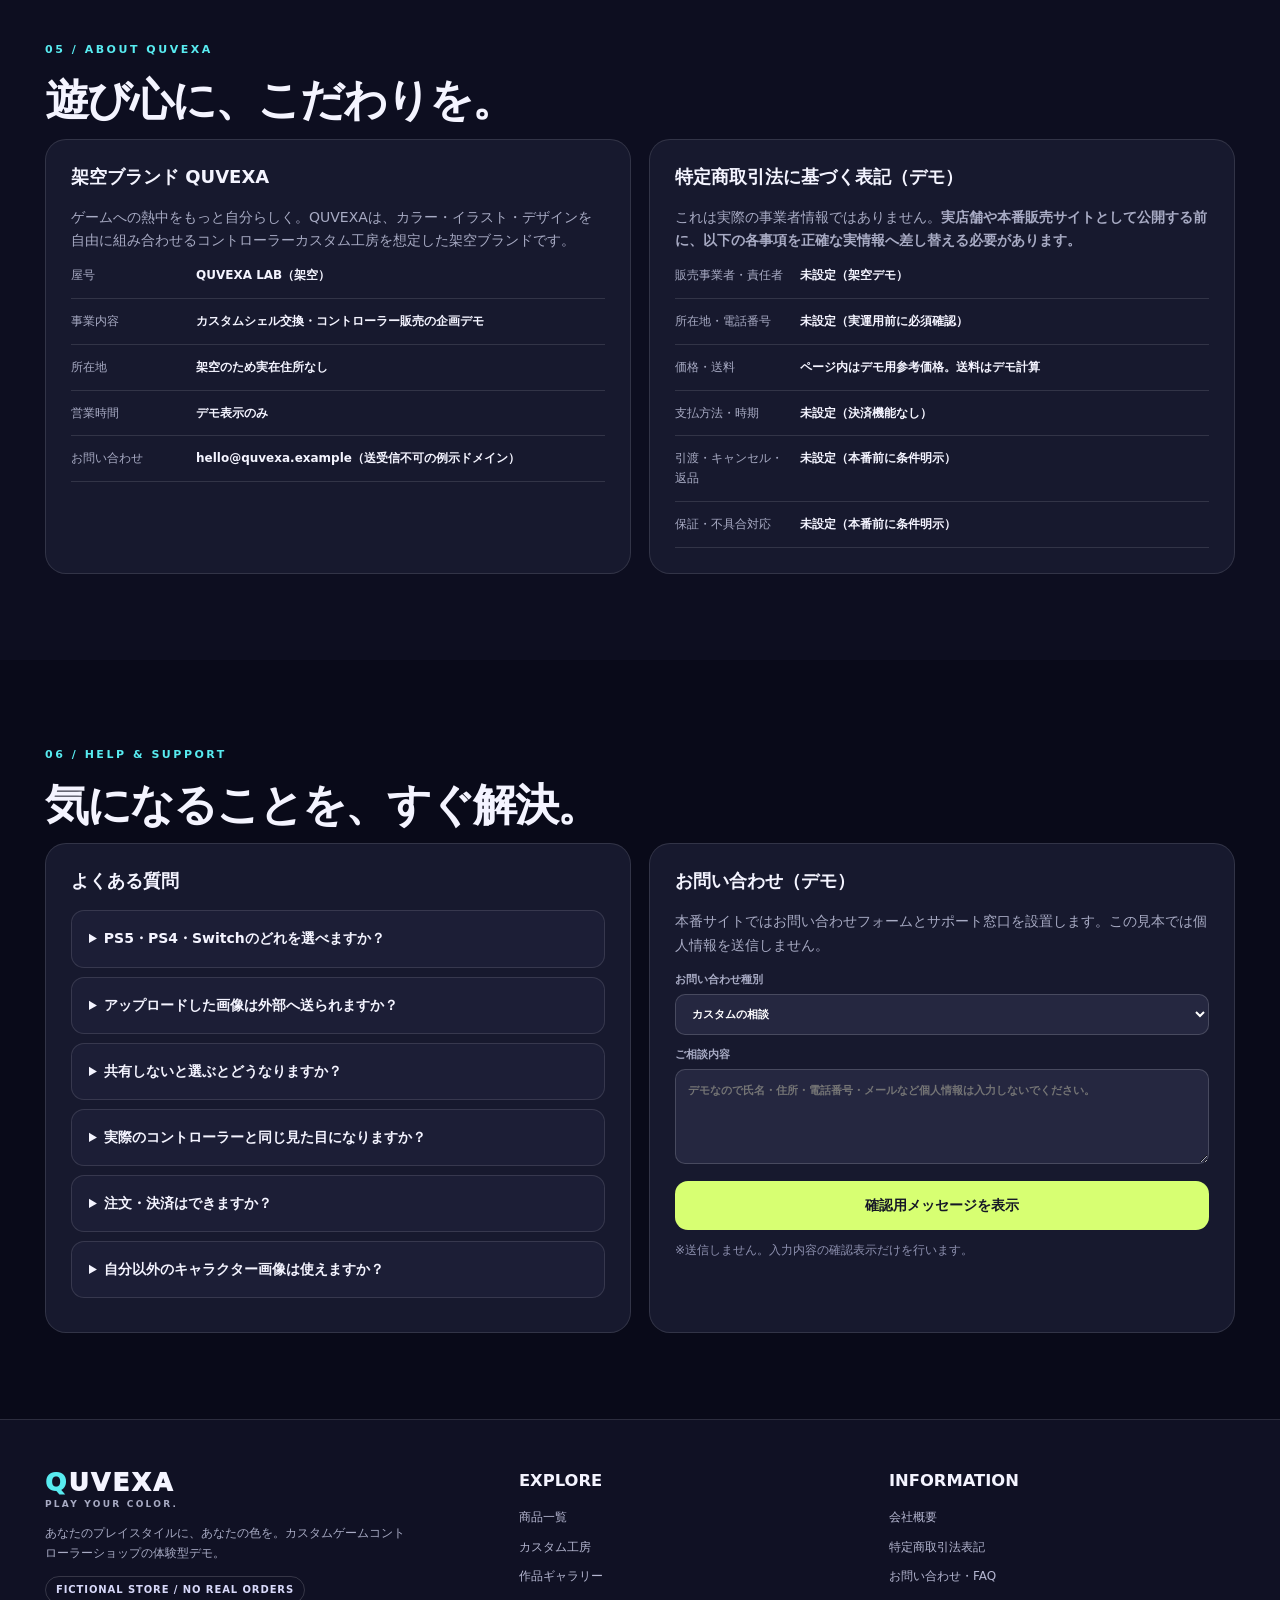
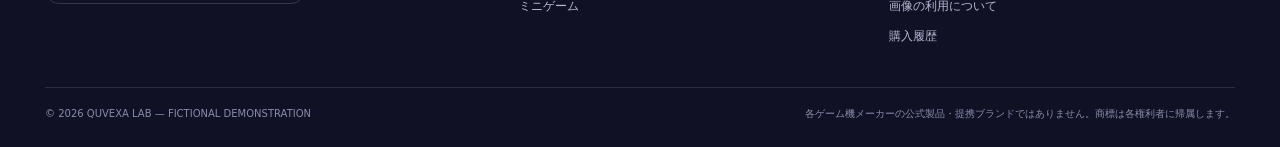
<file: quvexa-controller-shop/index.html>
<!doctype html>
<html lang="ja">
<head>
<meta charset="utf-8">
<meta name="viewport" content="width=device-width,initial-scale=1,viewport-fit=cover">
<meta name="theme-color" content="#090a19">
<meta name="description" content="QUVEXA（キュヴェクサ）は架空のカスタムゲームコントローラーショップの体験型デモサイトです。実際の販売・決済・データ送信は行いません。">
<meta name="robots" content="noindex,nofollow">
<title>QUVEXA | PLAY YOUR COLOR. — デモストア</title>
<style>
:root{--bg:#090a19;--panel:#14162b;--panel2:#1b1e39;--line:#ffffff1e;--txt:#f4f4ff;--muted:#a8abc4;--purple:#a78bfa;--cyan:#58ebf0;--lime:#d7ff72;--pink:#fd83bf;--rad:21px}
*{box-sizing:border-box}html{scroll-behavior:smooth}body{margin:0;background:var(--bg);color:var(--txt);font-family:Inter,"Hiragino Kaku Gothic ProN","Yu Gothic",Meiryo,system-ui,sans-serif;font-size:14px;line-height:1.65}button,input,select,textarea{font:inherit}a{color:inherit;text-decoration:none}button{cursor:pointer;border:0}button:focus-visible,a:focus-visible,input:focus-visible,select:focus-visible,textarea:focus-visible{outline:3px solid var(--cyan);outline-offset:3px}button:disabled{opacity:.5;cursor:default}img,svg{max-width:100%}h1,h2,h3,p{margin-top:0}h1,h2,h3{line-height:1.3}p{color:var(--muted)}.container{max-width:1190px;width:calc(100% - 40px);margin:0 auto}.sr{position:absolute;width:1px;height:1px;overflow:hidden;clip:rect(0,0,0,0)}
.announcement{text-align:center;padding:8px 12px;background:linear-gradient(90deg,#4b277b,#29438b,#166c7b);font-size:11px;letter-spacing:.05em}.announcement b{color:var(--lime)}.header{position:sticky;top:0;z-index:80;backdrop-filter:blur(22px);background:#0c0d20e9;border-bottom:1px solid var(--line)}.headerin{display:flex;align-items:center;gap:22px;min-height:75px}.logo{font-size:25px;font-weight:1000;letter-spacing:.085em;line-height:1}.logo .mark{color:var(--cyan)}.logo small{display:block;font-size:9px;font-weight:700;letter-spacing:.25em;color:var(--muted);margin-top:5px}.nav{display:flex;gap:22px;margin-left:auto;font-size:12px;font-weight:750;color:#c4c6d8}.nav a:hover{color:var(--cyan)}.navbtn{background:#262941;color:white;border-radius:13px;padding:11px 15px;font-weight:900;white-space:nowrap}.navbtn span{display:inline-block;background:var(--lime);color:#14162a;border-radius:50%;min-width:20px;padding:0 5px;margin-left:5px}.menu{display:none;background:transparent;color:white;font-size:23px}
.btn{border-radius:13px;padding:13px 19px;font-weight:900;display:inline-flex;align-items:center;justify-content:center;gap:8px;transition:transform .17s,filter .17s;text-align:center}.btn:hover{transform:translateY(-2px);filter:brightness(1.09)}.primary{background:var(--lime);color:#151726}.secondary{background:#242841;color:white;border:1px solid #ffffff26}.outlined{border:1px solid var(--purple);color:#e6d9ff;background:transparent}.sm{font-size:12px;padding:9px 12px;border-radius:10px}.section{padding:86px 0}.eyebrow{color:var(--cyan);font-size:11px;letter-spacing:.23em;font-weight:900;margin-bottom:12px}.sectionHead{display:flex;align-items:end;justify-content:space-between;gap:18px;margin-bottom:29px}.section h2{font-size:clamp(29px,4.4vw,44px);letter-spacing:-.045em;margin-bottom:10px}.sectionLead{max-width:590px}.hint{color:#8e91b0;font-size:12px}.tag{display:inline-flex;font-size:10px;letter-spacing:.09em;font-weight:900;padding:5px 10px;border:1px solid #ffffff28;color:#d8d9fa;border-radius:40px}
.hero{position:relative;overflow:hidden;background:radial-gradient(ellipse at 67% 37%,#4c266f77,transparent 42%),radial-gradient(ellipse at 25% 50%,#153d6577,transparent 45%),#0a0b1c;border-bottom:1px solid #ffffff16}.hero:after{content:"";position:absolute;inset:0;background-image:linear-gradient(#ffffff07 1px,transparent 1px),linear-gradient(90deg,#ffffff07 1px,transparent 1px);background-size:50px 50px;mask-image:linear-gradient(transparent,black);pointer-events:none}.heroIn{display:grid;grid-template-columns:1fr 1.1fr;min-height:570px;align-items:center;gap:15px;position:relative;z-index:1}.heroCopy{padding:65px 0}.hero h1{font-size:clamp(43px,6.5vw,80px);font-weight:1000;letter-spacing:-.08em;line-height:1.05;margin:18px 0 25px}.hero h1 em{font-style:normal;background:linear-gradient(110deg,var(--cyan),var(--purple),var(--pink));color:transparent;background-clip:text}.heroText{max-width:510px;line-height:1.95;font-size:15px}.heroActions{display:flex;gap:10px;flex-wrap:wrap;margin-top:30px}.heroVisual{position:relative;padding:40px 0;min-width:0}.heroVisual:before{content:"";position:absolute;left:17%;top:18%;width:65%;aspect-ratio:1;border-radius:50%;border:1px dashed #a78bfa55;box-shadow:0 0 0 46px #a78bfa0b,0 0 0 95px #a78bfa07}.heroController{position:relative;filter:drop-shadow(0 24px 42px #0009);transform:rotate(-9deg)}.floatTag{position:absolute;background:#1a1b37e8;border:1px solid #b39bff4a;border-radius:13px;padding:12px 15px;font-weight:850;font-size:11px;box-shadow:0 18px 45px #0008}.ft1{right:0;top:19%}.ft2{left:3%;bottom:18%}.ft1 b,.ft2 b{display:block;font-size:17px;color:var(--lime)}.heroMeta{display:flex;gap:22px;flex-wrap:wrap;margin-top:35px;color:#aeb1ce;font-size:11px}.heroMeta b{color:var(--lime)}.features{padding:23px 0;border-bottom:1px solid var(--line);background:#101124}.featureRow{display:grid;grid-template-columns:repeat(4,1fr);gap:14px}.feature{display:flex;align-items:center;gap:12px;font-size:12px;font-weight:850}.feature .ic{width:38px;height:38px;display:grid;place-items:center;background:#252842;border:1px solid #ffffff12;border-radius:12px;font-size:19px}.feature small{display:block;font-size:10px;color:var(--muted);font-weight:500}
.filterBar{display:flex;gap:7px;flex-wrap:wrap}.chip{border-radius:30px;background:#252740;color:#c6c8dd;padding:8px 14px;border:1px solid transparent;font-weight:800;font-size:12px}.chip.active{background:#413577;color:white;border-color:#b5a2ff}.productGrid{display:grid;grid-template-columns:repeat(3,1fr);gap:18px}.product{border-radius:var(--rad);overflow:hidden;background:linear-gradient(145deg,#1b1d34,#101225);border:1px solid var(--line);transition:transform .2s,border .2s}.product:hover{transform:translateY(-4px);border-color:#a78bfa60}.productArt{height:216px;display:flex;align-items:center;justify-content:center;position:relative;overflow:hidden;background:radial-gradient(circle at 50% 50%,#6445bb2e,transparent 67%)}.productArt svg{width:92%;max-height:190px;filter:drop-shadow(0 15px 15px #0008)}.productArt .tag{position:absolute;top:14px;left:14px}.productInfo{padding:18px}.productTop{display:flex;justify-content:space-between;gap:12px}.product h3{font-size:17px;margin:0 0 7px}.product p{font-size:11px;margin-bottom:16px}.price{font-size:22px;font-weight:950;letter-spacing:-.05em;white-space:nowrap}.price small{font-size:10px;color:var(--muted);font-weight:500}.productBtns{display:flex;gap:7px}.productBtns .btn{flex:1}
.workshop{background:#101123;border-top:1px solid #ffffff0a;border-bottom:1px solid #ffffff0a}.studio{display:grid;grid-template-columns:350px minmax(0,1fr);gap:20px;align-items:start}.studioOptions,.previewPanel,.panel{border-radius:var(--rad);background:#17192e;border:1px solid var(--line)}.studioOptions{padding:23px}.group{margin-bottom:23px}.group:last-child{margin-bottom:0}.groupLabel{font-weight:900;margin-bottom:10px;font-size:12px;display:flex;justify-content:space-between}.groupLabel small{color:var(--muted);font-weight:500}.modelOptions{display:grid;grid-template-columns:repeat(3,1fr);gap:5px}.modelChoice{background:#292b45;border:1px solid #ffffff16;color:#cdcee2;border-radius:11px;padding:10px 3px;font-weight:850;font-size:12px}.modelChoice.active{background:#493d7f;border:1px solid var(--purple);color:white}.swatches{display:flex;flex-wrap:wrap;gap:9px}.swatch{width:31px;height:31px;border-radius:50%;background:var(--sw);border:3px solid #17192e;box-shadow:0 0 0 1px #ffffff33;position:relative}.swatch.active{box-shadow:0 0 0 2px var(--lime)}.swatch.active:after{content:"✓";color:#181522;text-shadow:0 0 2px white;position:absolute;left:7px;top:3px;font-size:12px;font-weight:1000}.studioOptions select,.studioOptions input[type=text],.contactForm input,.contactForm textarea{width:100%;background:#252740;border:1px solid #ffffff29;border-radius:10px;color:white;padding:12px}.upload{display:block;position:relative;border:1.5px dashed #a7a0cf6b;border-radius:14px;padding:21px;text-align:center;cursor:pointer;background:#29274258}.upload:hover{border-color:var(--cyan)}.upload strong{display:block;color:var(--cyan)}.upload small{font-size:10px;color:var(--muted)}.upload input{position:absolute;opacity:0;inset:0;width:100%;cursor:pointer}.rangeRow{display:grid;grid-template-columns:70px 1fr;gap:12px;align-items:center;font-size:11px;margin-top:10px;color:var(--muted)}.rangeRow input{width:100%;accent-color:var(--cyan)}.shareChoose{display:grid;grid-template-columns:1fr 1fr;gap:8px}.shareChoose button{padding:12px 7px;border:1px solid #ffffff24;border-radius:12px;background:#292b47;color:#b9bdd5;font-size:12px;font-weight:900}.shareChoose button.active{background:#2d4944;border-color:#70e9cd;color:#c4fff1}.shareChoose button.no.active{background:#3e3153;border-color:#bda0ff;color:#e9dcff}.previewPanel{padding:22px;position:sticky;top:95px}.previewTop{display:flex;justify-content:space-between;align-items:center;gap:12px}.previewTop h3{margin:0;font-size:15px}.previewArea{background:radial-gradient(ellipse at 50% 45%,#5640878c,transparent 67%),radial-gradient(ellipse at 65% 80%,#1d687561,transparent 43%),#101326;border-radius:17px;margin:19px 0;min-height:310px;display:flex;align-items:center;justify-content:center;overflow:hidden;position:relative}.previewArea:before{content:"";position:absolute;inset:0;background-image:linear-gradient(#ffffff08 1px,transparent 1px),linear-gradient(90deg,#ffffff08 1px,transparent 1px);background-size:32px 32px}.previewArea svg{width:min(95%,710px);position:relative;z-index:1;filter:drop-shadow(0 22px 21px #000a)}.previewArea:after{content:"CONCEPT PREVIEW / CG IMAGE";position:absolute;bottom:12px;right:15px;font-size:9px;color:#9ca0b7;letter-spacing:.1em}.previewBottom{display:flex;align-items:center;justify-content:space-between;gap:12px;flex-wrap:wrap}.configPrice{font-weight:950;font-size:31px}.configPrice small{display:block;font-size:10px;color:var(--muted);font-weight:550}.previewActions{display:flex;gap:8px;flex-wrap:wrap}.notice{margin-top:12px;font-size:11px;color:#a9abc5}.notice b{color:#f2d88b}
.galleryGrid{display:grid;grid-template-columns:repeat(3,1fr);gap:17px}.galleryCard{background:#17192e;border:1px solid var(--line);border-radius:var(--rad);overflow:hidden}.galleryArt{height:197px;background:radial-gradient(circle,#303765 0,#111429 80%);display:flex;align-items:center;justify-content:center;padding:8px}.galleryArt svg{height:180px;width:100%;filter:drop-shadow(0 15px 17px #0008)}.galleryBody{padding:16px}.galleryBody h3{margin:0 0 5px;font-size:15px}.galleryBody p{font-size:11px;margin:0}.gameBox{background:linear-gradient(110deg,#2b2250,#122d49);border:1px solid #a39cff51;border-radius:27px;padding:30px;display:grid;grid-template-columns:1fr 330px;gap:26px;align-items:center}.gameBox h2{margin-bottom:13px}.gameUI{background:#080e23;border-radius:21px;padding:23px;text-align:center;border:1px solid #ffffff18}.gameNums{display:flex;justify-content:space-between;gap:8px;font-weight:850;margin-bottom:13px}.tapTarget{height:120px;width:120px;border-radius:50%;background:radial-gradient(circle at 40% 30%,#efffab,var(--lime) 45%,#86b636);box-shadow:0 0 0 12px #d7ff7220,0 0 50px #d7ff7240;color:#27331c;font-weight:1000;font-size:26px;transition:transform .08s}.tapTarget:active{transform:scale(.89)}.tapTarget[disabled]{filter:grayscale(1);opacity:.6}.gameMessage{font-size:11px;min-height:20px;margin-top:16px}
.columns{display:grid;grid-template-columns:1fr 1fr;gap:18px}.panel{padding:25px}.panel h3{font-size:18px}.infoRows{display:grid;gap:13px}.infoRow{padding-bottom:12px;border-bottom:1px solid var(--line);display:grid;grid-template-columns:115px 1fr;gap:10px;font-size:12px}.infoRow span:first-child{color:var(--muted)}.infoRow strong{font-weight:700}.faq details{background:#1c1e36;border:1px solid var(--line);border-radius:13px;padding:16px 17px;margin-bottom:9px}.faq summary{font-weight:850;cursor:pointer}.faq p{font-size:12px;margin:9px 0 0}.contactForm{display:grid;gap:11px}.contactForm label{font-size:11px;color:var(--muted);font-weight:800}.contactForm input,.contactForm textarea{margin-top:5px}.contactForm textarea{min-height:95px;resize:vertical}.footer{background:#101124;border-top:1px solid var(--line);padding:50px 0 25px}.footerGrid{display:grid;grid-template-columns:1.3fr 1fr 1fr;gap:24px}.footer p{font-size:12px}.footerLinks{display:grid;gap:10px;color:#b5b7d1;font-size:12px}.footBottom{border-top:1px solid var(--line);margin-top:40px;padding-top:18px;font-size:10px;color:#888ca9;display:flex;justify-content:space-between;gap:15px}
.overlay{position:fixed;inset:0;z-index:95;background:#020308bd;display:none}.overlay.open{display:block}.drawer{position:fixed;right:0;top:0;bottom:0;z-index:100;width:min(100%,465px);background:#15172b;border-left:1px solid #ffffff33;transform:translateX(102%);transition:transform .25s;display:flex;flex-direction:column;box-shadow:-30px 0 50px #0008}.drawer.open{transform:translateX(0)}.drawerHead{padding:21px 22px;border-bottom:1px solid var(--line);display:flex;justify-content:space-between}.drawerHead h2{margin:0;font-size:20px}.iconBtn{font-size:22px;background:#292b43;color:white;border-radius:9px;width:35px;height:35px}.drawerBody{padding:20px;overflow-y:auto;flex:1}.drawerFoot{padding:19px 22px;border-top:1px solid var(--line)}.line{display:flex;justify-content:space-between;gap:12px;margin-bottom:9px}.line strong{font-weight:900}.cartItem{border-bottom:1px solid var(--line);padding:13px 0}.cartRow{display:grid;grid-template-columns:95px 1fr;align-items:center;gap:9px}.cartThumb{border-radius:10px;background:#262844}.cartThumb svg{display:block}.qty{display:flex;align-items:center;gap:10px;margin-top:8px}.qty button{background:#2f3253;color:white;width:27px;height:27px;border-radius:7px}.qty .remove{background:transparent;color:#faa4bf;font-size:10px;width:auto;margin-left:auto}.empty{text-align:center;color:var(--muted);padding:45px 10px}
dialog{color:white;background:#181a31;border:1px solid #555279;border-radius:22px;padding:0;width:min(95vw,710px);max-height:90vh;overflow-y:auto;box-shadow:0 35px 90px #000c}dialog::backdrop{background:#030311cc;backdrop-filter:blur(4px)}.dialogIn{padding:24px}.dialogTitle{display:flex;align-items:center;justify-content:space-between;gap:12px;margin-bottom:15px}.dialogTitle h2{margin:0;font-size:22px}.dialogPreview{height:225px;background:radial-gradient(circle,#3b2b67,#121426 77%);border-radius:16px;display:grid;place-items:center}.dialogPreview svg{width:94%;height:200px}.checkRow{padding:10px 0;border-bottom:1px solid var(--line);display:flex;justify-content:space-between;gap:13px}.checkRow small{color:var(--muted)}.checkoutNote{background:#2f2543;color:#f5dbfa;border-radius:12px;padding:12px;font-size:11px;margin:14px 0}.check{display:flex;align-items:flex-start;gap:10px;font-size:12px;margin:13px 0}.check input{margin-top:4px;accent-color:var(--lime)}.historyItem{padding:13px;border-radius:12px;background:#252740;margin-bottom:10px}.historyItem small{color:var(--muted)}.toast{position:fixed;bottom:24px;left:50%;transform:translateX(-50%);z-index:160;background:#d7ff72;color:#151825;padding:12px 19px;border-radius:13px;font-weight:950;box-shadow:0 12px 35px #000a;display:none;text-align:center;max-width:calc(100% - 30px)}
@media(max-width:960px){.studio{grid-template-columns:305px minmax(0,1fr)}.nav{gap:12px}.gameBox{grid-template-columns:1fr 240px}.productGrid{gap:11px}.productInfo{padding:13px}.price{font-size:18px}}
@media(max-width:720px){.container{width:calc(100% - 28px)}.headerin{min-height:64px;gap:8px}.logo{font-size:21px}.nav{display:none;position:absolute;top:64px;left:0;right:0;background:#16172d;padding:20px;flex-direction:column;border-bottom:1px solid var(--line)}.nav.open{display:flex}.menu{display:block;margin-left:auto}.navbtn{padding:10px 12px;font-size:12px}.heroIn{grid-template-columns:1fr;gap:0;min-height:auto}.heroCopy{padding:55px 0 6px}.hero h1{font-size:53px}.heroVisual{padding:4px 15px 38px}.heroVisual .heroController{max-height:265px}.ft1{top:8%}.ft2{bottom:9%}.heroMeta{margin-top:22px}.featureRow{grid-template-columns:1fr 1fr;gap:14px}.section{padding:60px 0}.sectionHead{align-items:start;flex-direction:column}.productGrid,.galleryGrid{grid-template-columns:1fr 1fr}.studio{grid-template-columns:1fr}.previewPanel{position:static}.previewArea{min-height:225px}.gameBox,.columns{grid-template-columns:1fr}.footerGrid{grid-template-columns:1fr 1fr}.footerGrid>div:first-child{grid-column:1/-1}.gameBox{padding:19px}.productArt{height:170px}}
@media(max-width:460px){.productGrid,.galleryGrid{grid-template-columns:1fr}.productArt{height:210px}.productArt svg{max-height:185px}.galleryArt{height:215px}.logo small{font-size:7px}.announcement{font-size:10px}.footerGrid{grid-template-columns:1fr}.footerGrid>div:first-child{grid-column:auto}.previewPanel,.studioOptions{padding:15px}.previewBottom{align-items:stretch}.previewActions{width:100%}.previewActions .btn{flex:1}.previewArea{margin:12px 0}.section h2{font-size:32px}.ft1{right:0}.gameBox h2{font-size:29px}}
</style>
</head>
<body>
<div class="announcement">★ <b>これは架空の体験型デモストアです</b> — 実際の販売・決済・注文送信は行いません</div>
<header class="header"><div class="container headerin">
<a class="logo" href="#top" aria-label="QUVEXA トップ"><span class="mark">Q</span>UVEXA<small>PLAY YOUR COLOR.</small></a>
<nav id="nav" class="nav" aria-label="メインナビゲーション"><a href="#products">SHOP</a><a href="#custom">CUSTOM LAB</a><a href="#gallery">CREATOR WALL</a><a href="#game">PLAY ZONE</a><a href="#about">ABOUT</a><a href="#support">SUPPORT</a><a href="#" id="openHistory">購入履歴</a></nav>
<button class="menu" id="mobileMenu" aria-label="メニュー開閉">☰</button><button class="navbtn" id="openCart">🛒 カート <span id="cartCount">0</span></button>
</div></header>
<main id="top">
<section class="hero"><div class="container heroIn"><div class="heroCopy">
<div class="eyebrow">THE ULTIMATE PERSONAL CONTROLLER</div>
<span class="tag">CUSTOM CONTROLLER STUDIO / DEMO</span>
<h1>その手に、<br><em>自分だけの</em><br>プレイスタイル。</h1>
<p class="heroText">好きなカラーを選ぶ。イラストを重ねる。世界にひとつのコントローラーをデザインする。PS5・PS4・Switch向けのオリジナルカスタムを、ここから体験。</p>
<div class="heroActions"><a class="btn primary" href="#custom">⚡ カスタムしてみる →</a><a class="btn secondary" href="#products">商品を探す ↗</a></div>
<div class="heroMeta"><span><b>3</b> 対応モデル</span><span><b>LIVE</b> デザインプレビュー</span><span><b>FREE</b> お試し操作</span></div>
</div><div class="heroVisual"><div id="heroController" class="heroController" aria-label="架空のカスタムコントローラーのCG"></div><div class="floatTag ft1">DESIGN MODE <b>ON ⚡</b></div><div class="floatTag ft2">YOUR STYLE <b>∞ COLOR</b></div></div>
</div></section>
<div class="features"><div class="container featureRow"><div class="feature"><span class="ic">🎨</span><div>COLOR CUSTOM<small>好きな配色に変更</small></div></div><div class="feature"><span class="ic">🖼️</span><div>IMAGE CUSTOM<small>自分の画像でプレビュー</small></div></div><div class="feature"><span class="ic">🎮</span><div>3 MODELS<small>PS5 / PS4 / Switch</small></div></div><div class="feature"><span class="ic">🔐</span><div>PRIVACY FIRST<small>作品公開は任意</small></div></div></div></div>
<section class="section" id="products"><div class="container"><div class="sectionHead"><div><div class="eyebrow">01 / PICK YOUR GEAR</div><h2>好きな相棒を見つけよう。</h2><p class="sectionLead">選んですぐカートへ。気になる商品は詳細を見る。価格・商品名はすべて架空のデモです。</p></div><div class="filterBar" id="filters"><button class="chip active" data-filter="all">すべて</button><button class="chip" data-filter="PS5">PS5</button><button class="chip" data-filter="PS4">PS4</button><button class="chip" data-filter="Switch">Switch</button></div></div><div id="productGrid" class="productGrid"></div></div></section>
<section class="section workshop" id="custom"><div class="container"><div class="eyebrow">02 / CUSTOMIZATION SYSTEM</div><h2>CREATE YOUR OWN.</h2><p class="sectionLead">色を選ぶだけじゃない。画像をアップして、シェルに重ねて、完成予想を確かめる。<br>※シェル部分の概念合成です。実物の印刷・形状と完全に一致するものではありません。</p>
<div class="studio"><div class="studioOptions">
<div class="group"><div class="groupLabel">01. ベースモデル <small>必須</small></div><div class="modelOptions"><button class="modelChoice active" data-model="PS5">PS5</button><button class="modelChoice" data-model="PS4">PS4</button><button class="modelChoice" data-model="Switch">Switch</button></div></div>
<div class="group"><div class="groupLabel">02. シェルカラー</div><div class="swatches" id="shellSwatches"></div></div>
<div class="group"><div class="groupLabel">03. グリップ・アクセント</div><div class="swatches" id="accentSwatches"></div></div>
<div class="group"><div class="groupLabel">04. ボタンカラー</div><div class="swatches" id="buttonSwatches"></div></div>
<div class="group"><div class="groupLabel">05. 仕上げ</div><select id="finish"><option value="matte">マット（標準）</option><option value="gloss">グロス（＋¥700）</option><option value="satin">サテン（＋¥400）</option></select></div>
<div class="group"><div class="groupLabel">06. オリジナル画像</div><label class="upload" id="dropArea"><strong>📁 画像を選択 / ドロップ</strong><small>JPG・PNG・WebP / 最大5MB<br>端末内で合成。サーバー送信なし。</small><input id="artInput" type="file" accept="image/png,image/jpeg,image/webp"></label><div style="margin-top:8px"><button class="btn sm secondary" id="clearArt">画像を外す</button></div><div id="artControls" hidden><div class="rangeRow"><span>拡大率</span><input type="range" id="artScale" min="100" max="230" value="130"></div><div class="rangeRow"><span>左右調整</span><input type="range" id="artX" min="-120" max="120" value="0"></div><div class="rangeRow"><span>上下調整</span><input type="range" id="artY" min="-90" max="90" value="0"></div></div></div>
<div class="group"><div class="groupLabel">07. 作品の共有設定 <small>初期設定：非公開</small></div><div class="shareChoose"><button id="shareYes" type="button">🌍 共有する</button><button id="shareNo" type="button" class="no active">🔒 共有しない</button></div><p class="notice">この見本の「共有」はこの端末内のギャラリー反映のみ。他の人へ自動公開はされません。作品を保存する場合だけ反映します。</p></div>
</div>
<div class="previewPanel"><div class="previewTop"><h3>◉ LIVE 3D-LIKE PREVIEW <span class="tag">2D CG</span></h3><span class="hint">リアルタイム</span></div><div id="previewArea" class="previewArea" role="img" aria-label="カスタムコントローラーのプレビュー"></div><div class="previewBottom"><div><span class="hint">カスタム参考価格（税込）</span><div class="configPrice" id="configPrice">¥0</div><small class="hint">デモ価格 / 送料別</small></div><div class="previewActions"><button class="btn secondary sm" id="downloadPng">↓ PNG保存</button><button class="btn outlined sm" id="saveDesign">♡ 作品保存</button><button class="btn primary" id="customCart">カートに追加 →</button></div></div><p class="notice"><b>重要：</b>画像がすべての曲面に正確に転写されることを保証するものではありません。実際の製作時は印刷範囲や権利確認が必要です。</p></div></div></div></section>
<section class="section" id="gallery"><div class="container"><div class="sectionHead"><div><div class="eyebrow">03 / COMMUNITY SHOWCASE</div><h2>CREATOR WALL.</h2><p>ひらめきの共有スペース。最初の3作品は架空の作例です。共有を選んで保存した作品は自分の端末上に追加されます。</p></div><span class="tag">CONSENT-BASED</span></div><div id="galleryGrid" class="galleryGrid"></div><p class="hint" style="margin-top:17px">※本番の全ユーザー共通ギャラリーには、サーバー・画像保存・投稿審査・本人の公開許可の仕組みが必要です。</p></div></section>
<section class="section" id="game"><div class="container"><div class="gameBox"><div><div class="eyebrow">04 / MINI GAME</div><h2>LET'S PLAY!<br><span style="color:var(--lime)">10秒連打チャレンジ</span></h2><p>コントローラー探しの合間に、指のウォームアップ。スタートを押して10秒で何回タップできるか挑戦！</p><div class="tag">ブラウザー内で遊べます / 購入割引にはなりません</div></div><div class="gameUI"><div class="gameNums"><span>残り <b id="gameTime">10.0</b> 秒</span><span>スコア <b id="gameScore">0</b></span></div><button class="tapTarget" id="gameTap" disabled>⚡ TAP!</button><p id="gameMessage" class="gameMessage">スタートして記録に挑戦！</p><button class="btn primary sm" id="gameStart">▶ ゲーム開始</button></div></div></div></section>
<section class="section" id="about" style="background:#0d0e20"><div class="container"><div class="eyebrow">05 / ABOUT QUVEXA</div><h2>遊び心に、こだわりを。</h2><div class="columns"><div class="panel"><h3>架空ブランド QUVEXA</h3><p>ゲームへの熱中をもっと自分らしく。QUVEXAは、カラー・イラスト・デザインを自由に組み合わせるコントローラーカスタム工房を想定した架空ブランドです。</p><div class="infoRows"><div class="infoRow"><span>屋号</span><strong>QUVEXA LAB（架空）</strong></div><div class="infoRow"><span>事業内容</span><strong>カスタムシェル交換・コントローラー販売の企画デモ</strong></div><div class="infoRow"><span>所在地</span><strong>架空のため実在住所なし</strong></div><div class="infoRow"><span>営業時間</span><strong>デモ表示のみ</strong></div><div class="infoRow"><span>お問い合わせ</span><strong>hello@quvexa.example（送受信不可の例示ドメイン）</strong></div></div></div><div class="panel" id="legal"><h3>特定商取引法に基づく表記（デモ）</h3><p>これは実際の事業者情報ではありません。<b>実店舗や本番販売サイトとして公開する前に、以下の各事項を正確な実情報へ差し替える必要があります。</b></p><div class="infoRows"><div class="infoRow"><span>販売事業者・責任者</span><strong>未設定（架空デモ）</strong></div><div class="infoRow"><span>所在地・電話番号</span><strong>未設定（実運用前に必須確認）</strong></div><div class="infoRow"><span>価格・送料</span><strong>ページ内はデモ用参考価格。送料はデモ計算</strong></div><div class="infoRow"><span>支払方法・時期</span><strong>未設定（決済機能なし）</strong></div><div class="infoRow"><span>引渡・キャンセル・返品</span><strong>未設定（本番前に条件明示）</strong></div><div class="infoRow"><span>保証・不具合対応</span><strong>未設定（本番前に条件明示）</strong></div></div></div></div></div></section>
<section class="section" id="support"><div class="container"><div class="eyebrow">06 / HELP & SUPPORT</div><h2>気になることを、すぐ解決。</h2><div class="columns"><div class="panel faq"><h3>よくある質問</h3><details><summary>PS5・PS4・Switchのどれを選べますか？</summary><p>このデモでは3モデルの形状を切り替えられます。実際の販売対応機種・型番・互換性は未確定です。</p></details><details><summary>アップロードした画像は外部へ送られますか？</summary><p>いいえ。このデモではブラウザー内で縮小・合成します。外部サーバーへのアップロード処理はありません。</p></details><details><summary>共有しないと選ぶとどうなりますか？</summary><p>作品はギャラリーに登録されません。購入履歴やカートのデータは同じ端末・同じブラウザーに限って保存されます。</p></details><details><summary>実際のコントローラーと同じ見た目になりますか？</summary><p>いいえ。デモのCGは形状を簡略化しており、印刷位置、ボタン、質感、シェルの継ぎ目まで完全に再現するものではありません。</p></details><details><summary>注文・決済はできますか？</summary><p>この見本でできるのは購入フローの操作体験のみです。決済処理、在庫確認、配送依頼、注文メール送信は行いません。</p></details><details><summary>自分以外のキャラクター画像は使えますか？</summary><p>著作権や商標などの権利を持っている、または必要な利用許諾を得た画像のみ使用してください。公開する場合は追加で公開許可も必要です。</p></details></div><div class="panel"><h3>お問い合わせ（デモ）</h3><p>本番サイトではお問い合わせフォームとサポート窓口を設置します。この見本では個人情報を送信しません。</p><form class="contactForm" id="contactForm"><label>お問い合わせ種別<select id="contactKind" style="width:100%;margin-top:5px;background:#252740;border:1px solid #ffffff29;border-radius:10px;color:white;padding:12px"><option>カスタムの相談</option><option>商品について</option><option>返品・保証について</option><option>その他</option></select></label><label>ご相談内容<textarea id="contactText" placeholder="デモなので氏名・住所・電話番号・メールなど個人情報は入力しないでください。" maxlength="500" required></textarea></label><button type="submit" class="btn primary">確認用メッセージを表示</button><p class="hint">※送信しません。入力内容の確認表示だけを行います。</p></form></div></div></div></section>
</main>
<footer class="footer"><div class="container"><div class="footerGrid"><div><div class="logo"><span class="mark">Q</span>UVEXA<small>PLAY YOUR COLOR.</small></div><p style="max-width:360px;margin-top:15px">あなたのプレイスタイルに、あなたの色を。カスタムゲームコントローラーショップの体験型デモ。</p><span class="tag">FICTIONAL STORE / NO REAL ORDERS</span></div><div><h3>EXPLORE</h3><div class="footerLinks"><a href="#products">商品一覧</a><a href="#custom">カスタム工房</a><a href="#gallery">作品ギャラリー</a><a href="#game">ミニゲーム</a></div></div><div><h3>INFORMATION</h3><div class="footerLinks"><a href="#about">会社概要</a><a href="#legal">特定商取引法表記</a><a href="#support">お問い合わせ・FAQ</a><a href="#support">画像の利用について</a><a href="#" id="openHistoryFoot">購入履歴</a></div></div></div><div class="footBottom"><span>© 2026 QUVEXA LAB — FICTIONAL DEMONSTRATION</span><span>各ゲーム機メーカーの公式製品・提携ブランドではありません。商標は各権利者に帰属します。</span></div></div></footer>
<div class="overlay" id="overlay"></div><aside class="drawer" id="cartDrawer" aria-label="ショッピングカート" aria-hidden="true"><div class="drawerHead"><h2>🛒 SHOPPING CART</h2><button class="iconBtn" id="closeCart" aria-label="閉じる">×</button></div><div class="drawerBody" id="cartBody"></div><div class="drawerFoot"><div id="cartTotals"></div><button id="toCheckout" class="btn primary" style="width:100%">購入画面へ →</button><p class="hint" style="margin:9px 0 0">デモ操作です。実際の注文は行いません。</p></div></aside>
<dialog id="productDialog"><div class="dialogIn"><div class="dialogTitle"><h2>PRODUCT DETAIL</h2><button class="iconBtn" data-close="productDialog">×</button></div><div id="productDetail"></div></div></dialog>
<dialog id="checkoutDialog"><div class="dialogIn"><div class="dialogTitle"><h2>ご購入内容の最終確認</h2><button class="iconBtn" data-close="checkoutDialog">×</button></div><span class="tag">CHECKOUT DEMO — 決済なし</span><div id="checkoutItems" style="margin:17px 0"></div><div class="checkRow"><span>配送先</span><strong>デモ用配送先（実際の配送なし）</strong></div><div class="checkRow"><span>お支払い</span><strong>デモ決済（請求なし）</strong></div><div class="checkoutNote">これは機能確認用の見本です。注文データはこのブラウザー内の購入履歴にのみ保存され、企業や店舗には送信されません。カートへ戻って内容を修正できます。</div><label class="check"><input type="checkbox" id="checkoutAgree"><span>これは架空のデモであり、購入・決済・発送が発生しないことを理解しました。</span></label><div style="display:flex;gap:9px;flex-wrap:wrap"><button class="btn secondary" id="backCart">← カートに戻る</button><button class="btn primary" id="completeCheckout">デモ注文を確定（請求なし）</button></div></div></dialog>
<dialog id="historyDialog"><div class="dialogIn"><div class="dialogTitle"><h2>📦 購入履歴（端末内デモ）</h2><button class="iconBtn" data-close="historyDialog">×</button></div><div id="historyList"></div></div></dialog>
<div class="toast" id="toast" role="status" aria-live="polite"></div>
<script>
(function(){
"use strict";
const $=id=>document.getElementById(id);
const yen=n=>"¥"+Math.round(n).toLocaleString("ja-JP");
const colors=["#f8f8fa","#212337","#9f81fa","#79e9ef","#d2fa71","#ff83ba","#f39a57","#fae38b","#6879c7","#434d53"];
const products=[
{id:1,name:"NEBULA / PS5",model:"PS5",color:"#9f81fa",accent:"#212337",buttons:"#79e9ef",price:12800,desc:"宇宙を思わせるパープル。カスタムシェルのイメージモデル。",tag:"BEST SELLER"},
{id:2,name:"ICE WAVE / PS5",model:"PS5",color:"#79e9ef",accent:"#f8f8fa",buttons:"#6879c7",price:13800,desc:"澄んだブルーとホワイトを合わせたクリーンなデザイン。",tag:"NEW"},
{id:3,name:"EMBER / PS4",model:"PS4",color:"#f39a57",accent:"#212337",buttons:"#ff83ba",price:9900,desc:"夕焼けのような発色。大胆なコントラストが特徴。",tag:"POPULAR"},
{id:4,name:"MIDNIGHT / PS4",model:"PS4",color:"#212337",accent:"#6879c7",buttons:"#d2fa71",price:10500,desc:"クールな濃紺を基調にしたダークスタイル。",tag:"CUSTOM"},
{id:5,name:"LIME RUSH / Switch",model:"Switch",color:"#d2fa71",accent:"#212337",buttons:"#212337",price:11200,desc:"爽快なライムカラーで存在感のある一台。",tag:"NEW"},
{id:6,name:"CANDY POP / Switch",model:"Switch",color:"#ff83ba",accent:"#9f81fa",buttons:"#f8f8fa",price:11900,desc:"かわいい色をミックスしたポップな仕上がり。",tag:"LIMITED"}
];
const defaults={model:"PS5",shell:"#f8f8fa",accent:"#9f81fa",buttons:"#212337",finish:"matte",art:null,artScale:130,artX:0,artY:0,share:false};
let cfg=Object.assign({},defaults),filter="all",cart=load("qx_cart",[]),orders=load("qx_orders",[]),gallery=load("qx_gallery",[]),privateDesigns=load("qx_private",[]);
let gameInterval=null,gameStarted=0,gameScore=0,selectedProduct=1;
function load(key,fallback){try{const o=JSON.parse(localStorage.getItem(key));return Array.isArray(o)?o:fallback}catch(e){return fallback}}
function persist(){try{localStorage.setItem("qx_cart",JSON.stringify(cart));localStorage.setItem("qx_orders",JSON.stringify(orders));localStorage.setItem("qx_gallery",JSON.stringify(gallery));localStorage.setItem("qx_private",JSON.stringify(privateDesigns));}catch(e){toast("端末の保存容量が足りない可能性があります");}}
function toast(message){const t=$("toast");t.textContent=message;t.style.display="block";clearTimeout(toast.timer);toast.timer=setTimeout(()=>{t.style.display="none"},3400)}
function esc(v){return String(v==null?"":v).replace(/[&<>"']/g,c=>({"&":"&amp;","<":"&lt;",">":"&gt;",'"':"&quot;","'":"&#39;"}[c]))}
function safeColor(v){return /^#[0-9a-f]{6}$/i.test(v)?v:"#ffffff"}
function pathFor(model){
if(model==="PS4")return "M115 130 C148 99 208 95 253 116 Q328 100 404 115 C451 97 504 107 533 136 C559 162 571 222 579 274 Q585 307 556 315 Q536 317 514 276 L474 222 Q457 205 420 213 L245 213 Q203 203 183 230 L145 279 Q122 318 99 312 Q75 307 81 274 C87 206 92 160 115 130 Z";
if(model==="Switch")return "M116 122 Q161 86 224 103 L262 117 H396 L437 103 Q501 86 544 122 Q572 150 583 245 Q593 315 559 318 Q536 318 515 278 L471 221 Q453 204 417 216 H245 Q208 201 187 224 L143 281 Q116 322 94 314 Q67 305 76 264 Q87 153 116 122 Z";
return "M113 124 C148 77 216 78 264 106 C288 117 368 117 394 106 C442 79 512 79 545 124 C566 151 586 219 587 278 Q590 314 563 318 Q541 323 519 282 L475 220 Q453 201 417 213 H243 Q207 199 185 220 L145 280 Q119 326 95 317 Q65 310 72 271 C77 209 88 153 113 124 Z";
}
function svgFor(d,id){
const model=d.model||"PS5",base=safeColor(d.shell||d.color||"#ffffff"),accent=safeColor(d.accent||"#20243d"),b=safeColor(d.buttons||"#212337");
const shape=pathFor(model),clip="c"+String(id).replace(/[^a-zA-Z0-9]/g,""),gloss=d.finish==="gloss"?.35:d.finish==="satin"?.22:.12;
const gLeft="M122 142 Q100 175 98 230 L87 288 Q99 305 122 278 L175 209 Q180 174 153 152 Z";
const gRight="M538 142 Q560 175 562 230 L573 288 Q561 305 538 278 L485 209 Q480 174 507 152 Z";
let decorations="";
if(model==="PS5"){decorations='<rect x="274" y="130" width="115" height="53" rx="12" fill="#151625" stroke="#8188a3" stroke-width="4"/><path d="M293 136 H367 Q380 137 381 151 V169 H289 V152 Q289 139 293 136" fill="#343a54"/><path d="M324 190 h14" stroke="#48556e" stroke-width="5" stroke-linecap="round"/>'}
else if(model==="PS4"){decorations='<path d="M278 125 H387 L395 166 H271Z" fill="#25283c" stroke="#545d79" stroke-width="3"/><path d="M300 151 h62" stroke="#8ac2eb" stroke-width="3" opacity=".6"/>'}
else{decorations='<path d="M271 124 H388 L393 166 H267 Z" fill="#1c2230" stroke="#565e72" stroke-width="3"/><circle cx="330" cy="143" r="11" fill="#373a53"/><path d="M325 143 h10 m-5 -5 v10" stroke="#d7d7df" stroke-width="2"/>'}
let art="";
if(d.art && /^data:image\/jpeg;base64,/.test(d.art)){
const scale=Math.min(2.3,Math.max(1,Number(d.artScale||130)/100));
const w=320*scale,h=190*scale,x=330-w/2+Number(d.artX||0),y=158-h/2+Number(d.artY||0);
art='<image href="'+d.art+'" x="'+x+'" y="'+y+'" width="'+w+'" height="'+h+'" preserveAspectRatio="xMidYMid slice" clip-path="url(#'+clip+')"/>';
}
const shellHighlight='<path d="M112 167 Q125 120 197 113" fill="none" stroke="#ffffff" stroke-width="7" stroke-linecap="round" opacity="'+gloss+'"/>';
const circles='<g><circle cx="240" cy="222" r="35" fill="#111527" stroke="#8991ad" stroke-width="5"/><circle cx="240" cy="222" r="23" fill="'+b+'" stroke="#ffffff2e" stroke-width="2"/><circle cx="418" cy="222" r="35" fill="#111527" stroke="#8991ad" stroke-width="5"/><circle cx="418" cy="222" r="23" fill="'+b+'" stroke="#ffffff2e" stroke-width="2"/></g>';
const cross='<g transform="translate(175 171)" fill="'+b+'" stroke="#ffffff33" stroke-width="2"><rect x="-8" y="-25" width="16" height="50" rx="4"/><rect x="-25" y="-8" width="50" height="16" rx="4"/></g>';
const buttons='<g fill="'+b+'" stroke="#ffffff77" stroke-width="2"><circle cx="480" cy="153" r="12"/><circle cx="510" cy="177" r="12"/><circle cx="450" cy="177" r="12"/><circle cx="480" cy="203" r="12"/></g><g fill="#ffffffb5" font-size="11" text-anchor="middle" font-family="Arial"><text x="480" y="157">◆</text><text x="510" y="181">●</text><text x="450" y="181">✕</text><text x="480" y="207">▲</text></g>';
return '<svg xmlns="http://www.w3.org/2000/svg" viewBox="0 0 660 360" role="img" aria-label="'+esc(model)+'コントローラーのCGプレビュー">'+
'<defs><clipPath id="'+clip+'"><path d="'+shape+'"/></clipPath></defs>'+
'<path d="'+shape+'" transform="translate(0 11)" fill="#02040b" opacity=".42"/>'+
'<path d="'+shape+'" fill="'+base+'" stroke="#8d92a4" stroke-width="4"/>'+
'<path d="'+gLeft+'" fill="'+accent+'" stroke="#121525" stroke-width="5"/>'+
'<path d="'+gRight+'" fill="'+accent+'" stroke="#121525" stroke-width="5"/>'+
'<path d="M196 117 Q233 99 260 126 H401 Q435 102 468 123 L463 211 Q446 201 418 212 H240 Q217 202 197 213 Z" fill="'+base+'" opacity=".91"/>'+
art+shellHighlight+decorations+cross+buttons+circles+
'<g><circle cx="330" cy="203" r="9" fill="#262b43" stroke="#717c96" stroke-width="3"/><path d="M321 203 h18" stroke="#b2bee0" stroke-width="2"/></g>'+
'<path d="M152 125 Q179 108 202 113 M456 113 Q482 107 506 126" stroke="#10172d" stroke-width="9" stroke-linecap="round" opacity=".6" fill="none"/>'+
'</svg>';
}
function buildSwatches(id,key){$(id).innerHTML=colors.map(c=>'<button class="swatch '+(cfg[key]===c?"active":"")+'" style="--sw:'+c+'" data-color="'+c+'" data-key="'+key+'" aria-label="'+key+' '+c+'" title="'+c+'"></button>').join("")}
function customPrice(){return ({PS5:11800,PS4:9800,Switch:10800})[cfg.model]+({matte:0,gloss:700,satin:400})[cfg.finish]+(cfg.art?1500:0)}
function updatePreview(){
$("previewArea").innerHTML=svgFor(cfg,"preview");
$("configPrice").textContent=yen(customPrice());
["shellSwatches","accentSwatches","buttonSwatches"].forEach((id,i)=>buildSwatches(id,["shell","accent","buttons"][i]));
document.querySelectorAll("[data-model]").forEach(b=>b.classList.toggle("active",b.dataset.model===cfg.model));
$("shareYes").classList.toggle("active",cfg.share);
$("shareNo").classList.toggle("active",!cfg.share);
$("artControls").hidden=!cfg.art;
}
function renderProducts(){
$("productGrid").innerHTML=products.filter(p=>filter==="all"||p.model===filter).map(p=>'<article class="product"><div class="productArt"><span class="tag">'+p.tag+'</span>'+svgFor({model:p.model,shell:p.color,accent:p.accent,buttons:p.buttons},"p"+p.id)+'</div><div class="productInfo"><div class="tag">'+esc(p.model)+'</div><h3 style="margin-top:9px">'+esc(p.name)+'</h3><p>'+esc(p.desc)+'</p><div class="productTop"><div class="price">'+yen(p.price)+'<small> 税込</small></div></div><div class="productBtns" style="margin-top:13px"><button class="btn secondary sm" data-detail="'+p.id+'">詳細を見る</button><button class="btn primary sm" data-add="'+p.id+'">＋ カート</button></div></div></article>').join("");
}
function displayProduct(id){
const p=products.find(p=>p.id===id);if(!p)return;selectedProduct=id;
$("productDetail").innerHTML='<div class="dialogPreview">'+svgFor({model:p.model,shell:p.color,accent:p.accent,buttons:p.buttons},"detail")+'</div><div style="display:flex;align-items:end;justify-content:space-between;gap:12px;flex-wrap:wrap;margin-top:16px"><div><span class="tag">'+esc(p.model)+'</span><h3 style="margin:10px 0">'+esc(p.name)+'</h3></div><div class="price">'+yen(p.price)+' <small>税込 / デモ価格</small></div></div><p>'+esc(p.desc)+'</p><p class="hint">画像はオリジナルCGです。実物の商品写真ではありません。製品規格、対応型番、保証などは本番販売前に確定が必要です。</p><div style="display:flex;gap:8px;flex-wrap:wrap"><button class="btn primary" id="detailAdd">＋ カートに追加</button><button class="btn secondary" id="detailCustom">カスタム工房へ ↗</button></div>';
$("productDialog").showModal();
$("detailAdd").onclick=()=>{addToCart(p);$("productDialog").close();openCart()};
$("detailCustom").onclick=()=>{$("productDialog").close();cfg.model=p.model;cfg.shell=p.color;cfg.accent=p.accent;cfg.buttons=p.buttons;updatePreview();$("custom").scrollIntoView({behavior:"smooth"})};
}
function snapshot(){return {model:cfg.model,shell:cfg.shell,accent:cfg.accent,buttons:cfg.buttons,finish:cfg.finish,art:cfg.art,artScale:cfg.artScale,artX:cfg.artX,artY:cfg.artY,share:cfg.share}}
function addToCart(item){
let rec;
if(item && item.id){rec={key:"product-"+item.id,title:item.name,price:item.price,qty:1,design:{model:item.model,shell:item.color,accent:item.accent,buttons:item.buttons}}}
else {const design=snapshot();rec={key:"custom-"+Date.now()+"-"+Math.random().toString(16).slice(2),title:"MY CUSTOM / "+cfg.model,price:customPrice(),qty:1,design:design}}
const existing=cart.find(x=>x.key===rec.key);if(existing)existing.qty++;else cart.push(rec);persist();renderCart();toast("カートに追加しました ✓");
}
function totals(){const subtotal=cart.reduce((s,i)=>s+i.price*i.qty,0),shipping=subtotal>=15000||subtotal===0?0:650;return {subtotal,shipping,total:subtotal+shipping,qty:cart.reduce((s,i)=>s+i.qty,0)}}
function renderCart(){
const t=totals();$("cartCount").textContent=t.qty;
$("cartBody").innerHTML=cart.length?cart.map((i,k)=>'<div class="cartItem"><div class="cartRow"><div class="cartThumb">'+svgFor(i.design,"cart"+k)+'</div><div><strong>'+esc(i.title)+'</strong><div class="hint">'+yen(i.price)+' / 個</div><div class="qty"><button data-qty="'+k+'" data-delta="-1" aria-label="減らす">−</button><strong>'+i.qty+'</strong><button data-qty="'+k+'" data-delta="1" aria-label="増やす">＋</button><button class="remove" data-remove="'+k+'">削除</button></div></div></div></div>').join(""):'<div class="empty">🛒<h3>カートは空です</h3><p>気になるコントローラーを追加してみよう！</p><button class="btn secondary sm" id="shopFromCart">商品を見る</button></div>';
$("cartTotals").innerHTML='<div class="line"><span>商品小計</span><strong>'+yen(t.subtotal)+'</strong></div><div class="line"><span>送料（デモ）</span><strong>'+yen(t.shipping)+'</strong></div><div class="line" style="font-size:18px"><strong>合計（税込）</strong><strong>'+yen(t.total)+'</strong></div><p class="hint">デモ設定：15,000円以上で送料無料。それ以外は650円。</p>';
$("toCheckout").disabled=!cart.length;
if($("shopFromCart"))$("shopFromCart").onclick=()=>{closeCart();$("products").scrollIntoView({behavior:"smooth"})};
}
function openCart(){$("cartDrawer").classList.add("open");$("overlay").classList.add("open");$("cartDrawer").setAttribute("aria-hidden","false");document.body.style.overflow="hidden";}
function closeCart(){$("cartDrawer").classList.remove("open");$("overlay").classList.remove("open");$("cartDrawer").setAttribute("aria-hidden","true");document.body.style.overflow="";}
function checkout(){
if(!cart.length)return;closeCart();const t=totals();
$("checkoutItems").innerHTML=cart.map(i=>'<div class="checkRow"><span>'+esc(i.title)+' <small> × '+i.qty+'</small></span><strong>'+yen(i.price*i.qty)+'</strong></div>').join("")+'<div class="checkRow"><span>商品小計</span><strong>'+yen(t.subtotal)+'</strong></div><div class="checkRow"><span>送料（デモ）</span><strong>'+yen(t.shipping)+'</strong></div><div class="checkRow" style="font-size:18px"><strong>支払合計（税込）</strong><strong>'+yen(t.total)+'</strong></div>';
$("checkoutAgree").checked=false;$("checkoutDialog").showModal();
}
function saveDesign(){
const design=snapshot(),entry={id:Date.now()+"-"+Math.random().toString(16).slice(2),title:"MY CUSTOM / "+cfg.model,model:cfg.model,date:new Date().toLocaleDateString("ja-JP"),design:design,owner:"YOU",demo:false};
if(cfg.share){gallery.unshift(entry);toast("作品を端末内ギャラリーに保存しました ✓");}
else{privateDesigns.unshift(entry);toast("非公開作品としてこの端末に保存しました 🔒");}
if(gallery.length>15)gallery=gallery.slice(0,15);
if(privateDesigns.length>15)privateDesigns=privateDesigns.slice(0,15);
persist();renderGallery();
}
function renderGallery(){
const samples=[{title:"COSMIC PULSE",model:"PS5",owner:"PLAYER_01",design:{model:"PS5",shell:"#9f81fa",accent:"#212337",buttons:"#79e9ef"},demo:true},
{title:"SAKURA POP",model:"PS4",owner:"PLAYER_02",design:{model:"PS4",shell:"#ff83ba",accent:"#f8f8fa",buttons:"#9f81fa"},demo:true},
{title:"NEON DASH",model:"Switch",owner:"PLAYER_03",design:{model:"Switch",shell:"#d2fa71",accent:"#212337",buttons:"#79e9ef"},demo:true}];
$("galleryGrid").innerHTML=gallery.concat(samples).map((g,i)=>'<article class="galleryCard"><div class="galleryArt">'+svgFor(g.design,"gal"+i)+'</div><div class="galleryBody"><span class="tag">'+(g.demo?"SAMPLE / 架空作例":"LOCAL / あなたの作品")+'</span><h3 style="margin-top:10px">'+esc(g.title)+'</h3><p>'+esc(g.owner)+' · '+esc(g.model)+'</p>'+(g.demo?"":'<button class="btn secondary sm" style="margin-top:12px" data-gdelete="'+i+'">この端末から削除</button>')+'</div></article>').join("");
}
function renderHistory(){
$("historyList").innerHTML=orders.length?orders.map((o,i)=>'<div class="historyItem"><div style="display:flex;justify-content:space-between;gap:10px"><strong>DEMO-'+String(orders.length-i).padStart(4,"0")+'</strong><span class="tag">デモ完了</span></div><small>'+esc(o.date)+'</small><p style="margin:9px 0">'+o.items.map(it=>esc(it.title)+" × "+it.qty).join(" / ")+'</p><strong>'+yen(o.total)+'</strong></div>').join(""):'<div class="empty"><h3>購入履歴はまだありません</h3><p>デモ注文を確定するとここに表示されます。</p></div>';
if(privateDesigns.length)$("historyList").innerHTML+='<h3 style="margin:20px 0 10px">🔒 非公開保存作品</h3>'+privateDesigns.map((g,i)=>'<div class="historyItem"><strong>'+esc(g.title)+'</strong><small> · '+esc(g.date)+'</small><button class="btn secondary sm" style="float:right" data-pdelete="'+i+'">削除</button></div>').join("");
}
function openHistory(e){if(e)e.preventDefault();renderHistory();$("historyDialog").showModal();}
function downloadPreview(){
const xml=svgFor(cfg,"download").replace('<svg xmlns=', '<svg width="1320" height="720" xmlns=');
const url=URL.createObjectURL(new Blob([xml],{type:"image/svg+xml;charset=utf-8"}));
const img=new Image();img.onload=()=>{const c=document.createElement("canvas");c.width=1320;c.height=720;const context=c.getContext("2d");context.fillStyle="#16192c";context.fillRect(0,0,c.width,c.height);try{context.drawImage(img,0,0,c.width,c.height);const a=document.createElement("a");a.download="quvexa-custom-"+cfg.model.toLowerCase()+".png";a.href=c.toDataURL("image/png");a.click();toast("プレビューPNGを保存しました");}catch(e){toast("保存できませんでした。ブラウザーをご確認ください")}URL.revokeObjectURL(url)};img.onerror=()=>{URL.revokeObjectURL(url);toast("画像化できませんでした")};img.src=url;
}
function handleImage(file){
if(!file)return;
if(!["image/jpeg","image/png","image/webp"].includes(file.type)){toast("JPG / PNG / WebP を選んでください");return}
if(file.size>5*1024*1024){toast("画像は5MB以内にしてください");return}
const fr=new FileReader();fr.onload=()=>{
const img=new Image();img.onload=()=>{
const canvas=document.createElement("canvas"),max=850,s=Math.min(1,max/Math.max(img.width,img.height));canvas.width=Math.max(1,Math.round(img.width*s));canvas.height=Math.max(1,Math.round(img.height*s));
const ctx=canvas.getContext("2d");ctx.fillStyle="#ffffff";ctx.fillRect(0,0,canvas.width,canvas.height);ctx.drawImage(img,0,0,canvas.width,canvas.height);
cfg.art=canvas.toDataURL("image/jpeg",.76);cfg.artScale=130;cfg.artX=0;cfg.artY=0;
["artScale","artX","artY"].forEach(id=>$(id).value=cfg[id]);updatePreview();toast("画像をプレビューに反映しました ✓");
};img.onerror=()=>toast("画像を読み取れませんでした");img.src=String(fr.result);
};fr.onerror=()=>toast("画像を読み取れませんでした");fr.readAsDataURL(file);
}
document.addEventListener("click",e=>{
const t=e.target.closest("button");if(!t)return;
if(t.hasAttribute("data-filter")){filter=t.dataset.filter;document.querySelectorAll("[data-filter]").forEach(b=>b.classList.toggle("active",b===t));renderProducts();}
if(t.hasAttribute("data-detail"))displayProduct(Number(t.dataset.detail));
if(t.hasAttribute("data-add")){const p=products.find(p=>p.id===Number(t.dataset.add));if(p)addToCart(p)}
if(t.hasAttribute("data-model")){cfg.model=t.dataset.model;updatePreview()}
if(t.hasAttribute("data-color")){cfg[t.dataset.key]=t.dataset.color;updatePreview()}
if(t.hasAttribute("data-qty")){const i=Number(t.dataset.qty),delta=Number(t.dataset.delta);if(cart[i]){cart[i].qty+=delta;if(cart[i].qty<1)cart.splice(i,1);persist();renderCart()}}
if(t.hasAttribute("data-remove")){cart.splice(Number(t.dataset.remove),1);persist();renderCart()}
if(t.hasAttribute("data-gdelete")){gallery.splice(Number(t.dataset.gdelete),1);persist();renderGallery();toast("作品を端末から削除しました")}
if(t.hasAttribute("data-pdelete")){privateDesigns.splice(Number(t.dataset.pdelete),1);persist();renderHistory();}
if(t.hasAttribute("data-close"))$(t.dataset.close).close();
});
$("openCart").onclick=openCart;$("closeCart").onclick=closeCart;$("overlay").onclick=closeCart;
$("toCheckout").onclick=checkout;
$("backCart").onclick=()=>{$("checkoutDialog").close();openCart()};
$("completeCheckout").onclick=()=>{
if(!$("checkoutAgree").checked){toast("デモの注意事項にチェックしてください");return}
if(!cart.length){$("checkoutDialog").close();return}
const t=totals();
orders.unshift({date:new Date().toLocaleString("ja-JP"),items:cart.map(i=>({title:i.title,qty:i.qty})),total:t.total});
cart.forEach(it=>{if(it.design&&it.design.share){gallery.unshift({title:it.title,owner:"YOU",model:it.design.model,date:new Date().toLocaleDateString("ja-JP"),design:it.design,demo:false})}});
if(orders.length>30)orders=orders.slice(0,30);if(gallery.length>15)gallery=gallery.slice(0,15);cart=[];persist();renderCart();renderGallery();$("checkoutDialog").close();toast("デモ注文を履歴に登録しました。請求はありません");openHistory();
};
$("openHistory").onclick=openHistory;$("openHistoryFoot").onclick=openHistory;
$("customCart").onclick=()=>{addToCart(null);openCart()};
$("saveDesign").onclick=saveDesign;
$("downloadPng").onclick=downloadPreview;
$("finish").onchange=e=>{cfg.finish=e.target.value;updatePreview()};
["artScale","artX","artY"].forEach(id=>$(id).oninput=e=>{cfg[id]=Number(e.target.value);updatePreview()});
$("artInput").onchange=e=>handleImage(e.target.files[0]);
$("clearArt").onclick=()=>{cfg.art=null;$("artInput").value="";updatePreview();toast("画像を外しました")};
$("shareYes").onclick=()=>{cfg.share=true;updatePreview();toast("共有設定：端末内ギャラリーに公開（保存時のみ）")};
$("shareNo").onclick=()=>{cfg.share=false;updatePreview();toast("共有設定：非公開 🔒")};
$("mobileMenu").onclick=()=>{$("nav").classList.toggle("open")};
$("nav").querySelectorAll("a").forEach(a=>a.addEventListener("click",()=>{$("nav").classList.remove("open")}));
const drop=$("dropArea");["dragenter","dragover"].forEach(ev=>drop.addEventListener(ev,e=>{e.preventDefault();drop.style.borderColor="#d7ff72"}));
["dragleave","drop"].forEach(ev=>drop.addEventListener(ev,e=>{e.preventDefault();drop.style.borderColor=""}));
drop.addEventListener("drop",e=>handleImage(e.dataTransfer&&e.dataTransfer.files[0]));
$("contactForm").onsubmit=e=>{e.preventDefault();const msg=$("contactText").value.trim();if(!msg){toast("ご相談内容を入力してください");return}window.alert("【デモ確認／送信されません】\n種類："+$("contactKind").value+"\n内容："+msg+"\n\n実際のお問い合わせ送信機能はありません。")};
function endGame(){clearInterval(gameInterval);gameInterval=null;$("gameTap").disabled=true;$("gameStart").disabled=false;$("gameStart").textContent="もう一度チャレンジ";$("gameTime").textContent="0.0";$("gameMessage").textContent="結果："+gameScore+" タップ！ "+(gameScore>=55?"LEGEND! 🏆":gameScore>=30?"NICE PLAY! ✨":"GOOD GAME! 🎮");}
$("gameStart").onclick=()=>{if(gameInterval)return;gameScore=0;$("gameScore").textContent="0";$("gameTime").textContent="10.0";$("gameMessage").textContent="連打スタート！";$("gameTap").disabled=false;$("gameStart").disabled=true;gameStarted=performance.now();gameInterval=setInterval(()=>{const left=Math.max(0,10-(performance.now()-gameStarted)/1000);$("gameTime").textContent=left.toFixed(1);if(left<=0)endGame()},50)};
$("gameTap").onclick=()=>{if(!gameInterval)return;if(performance.now()-gameStarted>=10000){endGame();return}gameScore++;$("gameScore").textContent=gameScore};
$("heroController").innerHTML=svgFor({model:"PS5",shell:"#9f81fa",accent:"#212337",buttons:"#79e9ef"},"hero");
renderProducts();renderCart();updatePreview();renderGallery();
})();
</script>
</body></html>
</file>
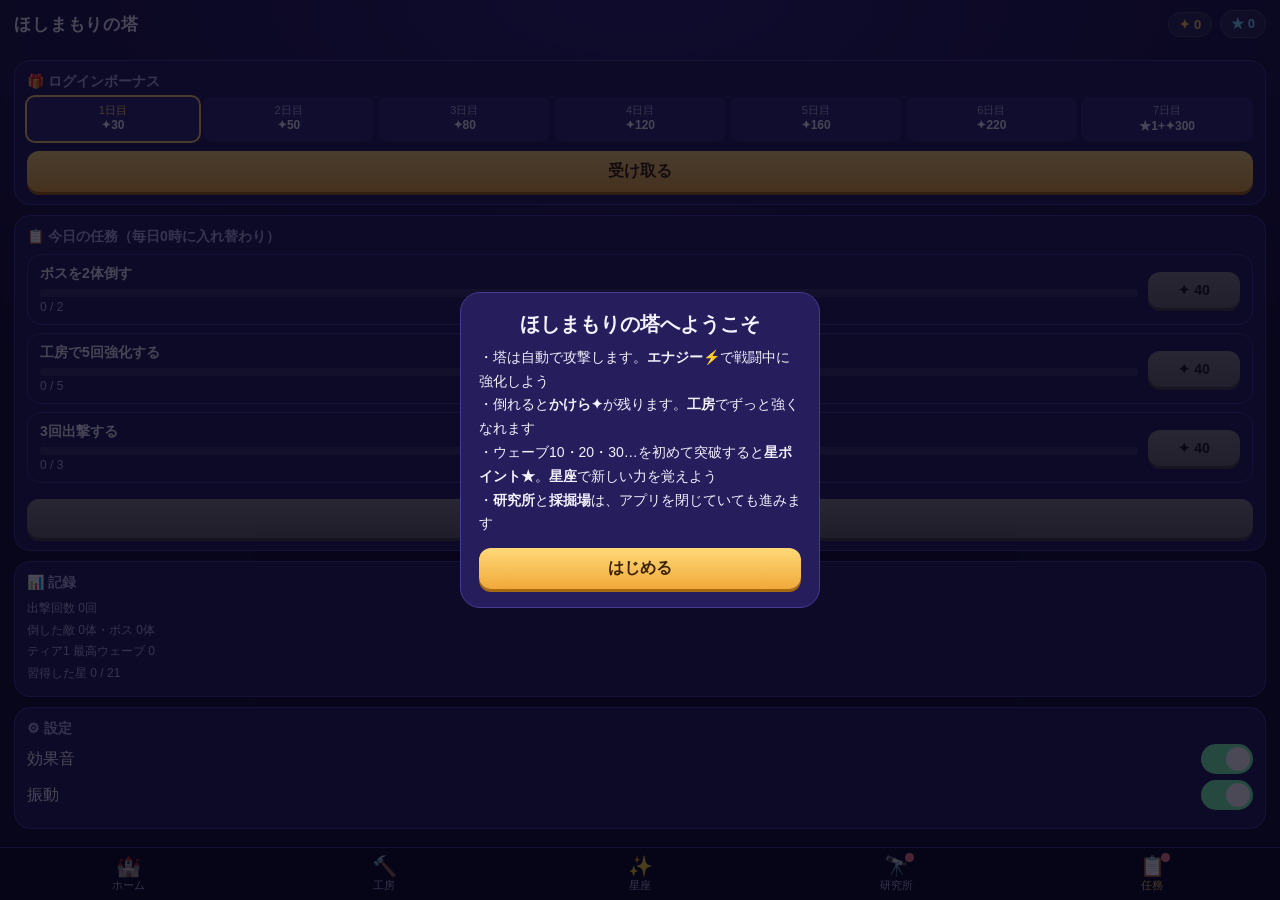
<file: apps/HoshiMamori/Resources/index.html>
<!DOCTYPE html>
<html lang="ja">
<head>
<meta charset="utf-8">
<meta name="viewport" content="width=device-width,initial-scale=1,maximum-scale=1,user-scalable=no,viewport-fit=cover">
<title>ほしまもりの塔</title>
<style>
:root{
  --bg:#120d2e; --bg2:#1d1650; --card:#251d5c; --card2:#2f2672; --line:#463b93;
  --text:#f4f1ff; --sub:#b9b1e6; --gold:#ffd166; --cyan:#7de3ff; --red:#ff7a8a; --blue:#6ec8ff; --green:#7dffb2;
  --st:env(safe-area-inset-top,0px); --sb:env(safe-area-inset-bottom,0px);
}
*{box-sizing:border-box;-webkit-tap-highlight-color:transparent;user-select:none;-webkit-user-select:none;-webkit-touch-callout:none}
html,body{margin:0;height:100%;background:var(--bg);color:var(--text);font-family:-apple-system,"Hiragino Sans","Hiragino Kaku Gothic ProN",sans-serif;overflow:hidden;touch-action:manipulation}
button{font:inherit;color:inherit;border:0;background:none;cursor:pointer}
.screen{position:fixed;inset:0;display:none;flex-direction:column}
.screen.on{display:flex}
#meta{background:radial-gradient(120% 70% at 50% 0%,#2b2170 0%,var(--bg) 70%)}
.topbar{padding:calc(var(--st) + 10px) 14px 8px;display:flex;align-items:center;gap:8px}
.topbar h1{font-size:17px;margin:0;flex:1;letter-spacing:.05em}
.pill{background:rgba(255,255,255,.08);border:1px solid rgba(255,255,255,.12);border-radius:999px;padding:4px 10px;font-size:13px;font-weight:700;white-space:nowrap}
.pill.gold{color:var(--gold)} .pill.cyan{color:var(--cyan)}
.page{flex:1;overflow-y:auto;-webkit-overflow-scrolling:touch;padding:4px 14px 16px;display:none}
.page.on{display:block}
nav{display:flex;background:rgba(10,7,30,.92);border-top:1px solid var(--line);padding-bottom:var(--sb)}
nav button{flex:1;padding:8px 0 7px;font-size:11px;color:var(--sub);display:flex;flex-direction:column;align-items:center;gap:2px;position:relative}
nav button b{font-size:20px;line-height:1}
nav button.on{color:var(--gold)}
nav button .dot{position:absolute;top:5px;right:calc(50% - 18px);width:9px;height:9px;border-radius:50%;background:var(--red);display:none}
nav button .dot.on{display:block}
.card{background:var(--card);border:1px solid var(--line);border-radius:16px;padding:12px;margin:10px 0}
.card h3{margin:0 0 6px;font-size:14px;color:var(--sub);font-weight:700}
.row{display:flex;align-items:center;gap:10px}
.grow{flex:1;min-width:0}
.small{font-size:12px;color:var(--sub)}
.big{font-size:22px;font-weight:800}
.btn{background:linear-gradient(180deg,#ffd978,#f0a93a);color:#3a2200;font-weight:800;border-radius:12px;padding:10px 14px;box-shadow:0 3px 0 #a86a10}
.btn:active{transform:translateY(2px);box-shadow:0 1px 0 #a86a10}
.btn.blue{background:linear-gradient(180deg,#9be9ff,#4fb6e8);color:#06273a;box-shadow:0 3px 0 #2a7aa3}
.btn.gray{background:#3b336f;color:#cfc8f5;box-shadow:0 3px 0 #251f4f}
.btn[disabled]{filter:grayscale(1) brightness(.6);pointer-events:none}
.btn.wide{width:100%;font-size:20px;padding:14px}
#hero{height:190px;position:relative;display:flex;align-items:center;justify-content:center}
#heroCv{width:190px;height:190px}
.tiersel{display:flex;align-items:center;justify-content:center;gap:16px;margin:4px 0 10px}
.tiersel button{width:40px;height:40px;border-radius:50%;background:var(--card2);font-size:18px;font-weight:800}
.tiersel button[disabled]{opacity:.3}
.bar{height:8px;background:rgba(255,255,255,.1);border-radius:9px;overflow:hidden}
.bar i{display:block;height:100%;background:linear-gradient(90deg,var(--cyan),#b18cff);width:0}
.tabs{display:flex;gap:6px;margin:6px 0}
.tabs button{flex:1;padding:8px 0;border-radius:10px;background:var(--card);font-weight:700;font-size:14px;color:var(--sub);border:1px solid var(--line)}
.tabs button.on{color:#1a1240;background:var(--gold);border-color:var(--gold)}
.list .item{display:flex;align-items:center;gap:10px;background:var(--card);border:1px solid var(--line);border-radius:14px;padding:10px 12px;margin:8px 0}
.item .nm{font-weight:800;font-size:15px}
.item .val{font-size:12px;color:var(--sub);margin-top:2px}
.item .val em{color:var(--green);font-style:normal}
.cost{min-width:92px;text-align:center;font-size:14px}
#treeWrap{position:relative;margin:0 -8px}
#tree{width:100%;height:auto;display:block}
#tree .nd{cursor:pointer}
@keyframes pulse{0%,100%{opacity:.45}50%{opacity:1}}
#tree .avail{animation:pulse 1.4s infinite}
.legend{display:flex;justify-content:space-around;font-size:12px;font-weight:800;margin-top:-4px}
.slot{background:var(--card2);border-radius:12px;padding:10px;margin:8px 0}
.login{display:grid;grid-template-columns:repeat(7,1fr);gap:4px;margin-top:6px}
.login div{background:var(--card2);border-radius:8px;padding:6px 0;text-align:center;font-size:11px;color:var(--sub)}
.login div b{display:block;font-size:12px;color:var(--text)}
.login div.done{opacity:.4}
.login div.today{outline:2px solid var(--gold);color:var(--gold)}
.toggle{width:52px;height:30px;border-radius:99px;background:#3b336f;position:relative;flex:none}
.toggle::after{content:"";position:absolute;top:3px;left:3px;width:24px;height:24px;border-radius:50%;background:#fff;transition:.15s}
.toggle.on{background:var(--green)}
.toggle.on::after{left:25px}
/* battle */
#battle{background:#0b0820}
#hud{padding:calc(var(--st) + 6px) 10px 6px;display:flex;flex-direction:column;gap:5px;background:linear-gradient(180deg,rgba(11,8,32,1),rgba(11,8,32,.6))}
#hud .row{gap:6px}
#hpBar{flex:1;height:16px;border-radius:9px;background:#3a1730;overflow:hidden;position:relative}
#hpBar i{position:absolute;inset:0;width:100%;background:linear-gradient(90deg,#ff5f7a,#ff9a8a)}
#hpBar span{position:absolute;inset:0;text-align:center;font-size:11px;font-weight:800;line-height:16px;text-shadow:0 1px 2px #000}
#waveBar{height:4px;background:rgba(255,255,255,.1);border-radius:4px;overflow:hidden}
#waveBar i{display:block;height:100%;background:var(--cyan);width:0}
.hb{background:var(--card2);border-radius:9px;padding:5px 9px;font-weight:800;font-size:13px}
#field{flex:1;position:relative;min-height:200px}
#cv{position:absolute;inset:0;width:100%;height:100%;display:block}
#panel{background:#150f3a;border-top:1px solid var(--line);padding:6px 8px calc(var(--sb) + 6px)}
#panel .tabs button{padding:6px 0;font-size:13px}
#upg{display:grid;grid-template-columns:1fr 1fr;gap:6px;height:178px;overflow-y:auto;align-content:start}
.ub{background:var(--card);border:1px solid var(--line);border-radius:11px;padding:6px 8px;text-align:left;display:flex;flex-direction:column;gap:1px;min-height:52px}
.ub .t{font-size:12px;color:var(--sub);font-weight:700}
.ub .v{font-size:14px;font-weight:800}
.ub .c{font-size:12px;color:var(--gold);font-weight:800}
.ub.no{opacity:.45}
.ub.max .c{color:var(--green)}
.ub:active{transform:scale(.97)}
.subrow{display:flex;gap:6px;margin-top:6px;align-items:center}
.subrow .hb{flex:none}
/* modal */
#modal{position:fixed;inset:0;background:rgba(5,3,20,.72);display:none;align-items:center;justify-content:center;z-index:50;padding:20px}
#modal.on{display:flex}
#modalBox{background:var(--card);border:1px solid var(--line);border-radius:20px;padding:18px;width:100%;max-width:360px;text-align:center}
#modalBox h2{margin:0 0 8px;font-size:20px}
#modalBox .res{display:grid;grid-template-columns:1fr 1fr;gap:8px;margin:12px 0;text-align:left}
#modalBox .res div{background:var(--card2);border-radius:10px;padding:8px}
#modalBox .btns{display:flex;gap:8px;margin-top:12px}
#modalBox .btns .btn{flex:1}
#toast{position:fixed;left:50%;top:calc(var(--st) + 60px);transform:translateX(-50%);background:rgba(20,14,60,.95);border:1px solid var(--gold);color:var(--gold);padding:8px 14px;border-radius:12px;font-weight:800;font-size:14px;z-index:60;opacity:0;transition:opacity .25s;pointer-events:none;white-space:nowrap}
#toast.on{opacity:1}
</style>
</head>
<body>

<!-- ===== ホームなど（出撃前の画面） ===== -->
<section id="meta" class="screen on">
  <div class="topbar">
    <h1 id="title">ほしまもりの塔</h1>
    <span class="pill gold" id="rShard">✦ 0</span>
    <span class="pill cyan" id="rSp">★ 0</span>
  </div>

  <div class="page on" id="pg-home">
    <div id="hero"><canvas id="heroCv" width="380" height="380"></canvas></div>
    <div class="tiersel">
      <button id="tierPrev">◀</button>
      <div style="text-align:center"><div class="big" id="tierName">ティア 1</div><div class="small" id="tierInfo"></div></div>
      <button id="tierNext">▶</button>
    </div>
    <button class="btn wide" id="goBtn">出撃する</button>
    <div class="card">
      <h3>✦ 星の採掘場（放置中もたまる）</h3>
      <div class="row"><div class="grow"><div class="big" id="mineAmt">0</div><div class="small" id="mineInfo"></div></div>
      <button class="btn blue" id="mineBtn">受け取る</button></div>
      <div class="bar" style="margin-top:8px"><i id="mineBar"></i></div>
    </div>
    <div class="card" id="homeLab"></div>
    <div class="card"><h3>🌙 今週の星回り</h3><div class="nm" style="font-weight:800" id="wkName"></div><div class="small" id="wkDesc"></div></div>
  </div>

  <div class="page" id="pg-ws">
    <div class="small" style="margin:6px 2px">工房の強化はずっと残り、毎回の出撃の「はじめの強さ」になります。</div>
    <div class="tabs" id="wsTabs"><button class="on">攻撃</button><button>守り</button><button>恵み</button></div>
    <div class="list" id="wsList"></div>
  </div>

  <div class="page" id="pg-tree">
    <div class="row" style="margin:6px 0"><div class="grow small">星ポイント（★）はウェーブ10・20・30…を初めて突破したときにもらえます。</div><button class="btn gray" id="respec" style="font-size:13px;padding:7px 10px">振り直す</button></div>
    <div id="treeWrap"><svg id="tree" viewBox="0 0 360 600"></svg></div>
    <div class="legend"><span style="color:var(--red)">● 攻撃の星座</span><span style="color:var(--blue)">● 守りの星座</span><span style="color:var(--gold)">● 恵みの星座</span></div>
  </div>

  <div class="page" id="pg-lab">
    <div class="small" style="margin:6px 2px">研究は時間がたつと完了します（アプリを閉じていても進みます）。</div>
    <div id="labSlots"></div>
    <div class="list" id="labList"></div>
  </div>

  <div class="page" id="pg-msn">
    <div class="card"><h3>🎁 ログインボーナス</h3><div class="login" id="loginCal"></div>
      <button class="btn wide" id="loginBtn" style="margin-top:10px;font-size:16px;padding:10px">受け取る</button></div>
    <div class="card"><h3>📋 今日の任務（毎日0時に入れ替わり）</h3><div id="msnList" class="list"></div>
      <button class="btn blue wide" id="msnAll" style="margin-top:8px;font-size:15px;padding:10px">3つ全部クリアで ★1</button></div>
    <div class="card"><h3>📊 記録</h3><div id="stats" class="small" style="line-height:1.8"></div></div>
    <div class="card"><h3>⚙ 設定</h3>
      <div class="row" style="margin:6px 0"><div class="grow">効果音</div><button class="toggle" id="tgSound"></button></div>
      <div class="row" style="margin:6px 0"><div class="grow">振動</div><button class="toggle" id="tgHaptic"></button></div>
    </div>
  </div>

  <nav id="nav">
    <button data-p="home" class="on"><b>🏰</b>ホーム<i class="dot"></i></button>
    <button data-p="ws"><b>🔨</b>工房<i class="dot"></i></button>
    <button data-p="tree"><b>✨</b>星座<i class="dot"></i></button>
    <button data-p="lab"><b>🔭</b>研究所<i class="dot"></i></button>
    <button data-p="msn"><b>📋</b>任務<i class="dot"></i></button>
  </nav>
</section>

<!-- ===== 戦闘画面 ===== -->
<section id="battle" class="screen">
  <div id="hud">
    <div class="row">
      <span class="hb" id="hWave">ウェーブ 1</span>
      <div id="hpBar"><i id="hpFill"></i><span id="hpTxt"></span></div>
      <button class="hb" id="pauseBtn">Ⅱ</button>
    </div>
    <div id="waveBar"><i id="waveFill"></i></div>
    <div class="row">
      <span class="hb" style="color:var(--cyan)" id="hEnergy">⚡ 0</span>
      <span class="hb" style="color:var(--gold)" id="hShard">✦ 0</span>
      <span class="grow"></span>
      <span class="hb" id="hUlt" style="display:none"></span>
      <button class="hb" id="speedBtn">×1</button>
    </div>
  </div>
  <div id="field"><canvas id="cv"></canvas></div>
  <div id="panel">
    <div class="tabs" id="runTabs"><button class="on">攻撃</button><button>守り</button><button>恵み</button></div>
    <div id="upg"></div>
    <div class="subrow">
      <button class="hb" id="multBtn">×1 ずつ</button>
      <button class="hb" id="autoBtn" style="display:none">自動強化: OFF</button>
      <span class="grow"></span>
      <button class="hb" id="retreatBtn" style="color:var(--red)">撤退</button>
    </div>
  </div>
</section>

<div id="modal"><div id="modalBox"></div></div>
<div id="toast"></div>

<script>
'use strict';
/* =========================================================
   ほしまもりの塔 — 塔1本のタワーディフェンス × 星座スキルツリー
   ・戦闘中の強化（エナジー）は出撃ごとにリセット
   ・工房（かけら）、星座（★）、研究所（かけら＋時間）はずっと残る
   ========================================================= */
const KEY = 'hoshimamori_v1';
const WORLD = 400, TOWER_R = 18, SPAWN_R = 250, WAVE_LEN = 20;
const $ = s => document.querySelector(s);
const $$ = s => Array.from(document.querySelectorAll(s));

// ---------- 数字の表示（1.2万、3.4億 …） ----------
function fmt(n) {
  n = Math.floor(n);
  if (!isFinite(n)) return '∞';
  if (n < 10000) return String(n);
  const units = ['', '万', '億', '兆', '京', '垓'];
  let k = Math.min(units.length - 1, Math.floor(Math.log10(n) / 4));
  const v = n / Math.pow(10, 4 * k);
  return (v >= 100 ? v.toFixed(0) : v >= 10 ? v.toFixed(1) : v.toFixed(2)).replace(/\.?0+$/, '') + units[k];
}
function fmtTime(ms) {
  const s = Math.max(0, Math.ceil(ms / 1000));
  const h = Math.floor(s / 3600), m = Math.floor(s % 3600 / 60), ss = s % 60;
  return h ? `${h}時間${m}分` : m ? `${m}分${String(ss).padStart(2, '0')}秒` : `${ss}秒`;
}

// ---------- 強化項目（工房と戦闘中で共通） ----------
const TABS = ['攻撃', '守り', '恵み'];
const ITEMS = [
  { k: 'dmg', name: '攻撃力', tab: 0, base: 10, ws: 4, run: 2, wc: 6, rc: 6, f: 'int' },
  { k: 'rate', name: '攻撃速度', tab: 0, base: 1, ws: 0.03, run: 0.06, cap: 6, wc: 8, rc: 8, f: 'rate' },
  { k: 'range', name: '射程', tab: 0, base: 110, ws: 2, run: 4, cap: 240, wc: 6, rc: 6, f: 'int' },
  { k: 'crit', name: '会心率', tab: 0, base: 0.02, ws: 0.005, run: 0.01, cap: 0.6, wc: 10, rc: 10, f: 'pct' },
  { k: 'critm', name: '会心ダメージ', tab: 0, base: 1.5, ws: 0.03, run: 0.08, wc: 10, rc: 10, f: 'mul' },
  { k: 'hp', name: '最大HP', tab: 1, base: 100, ws: 15, run: 10, wc: 6, rc: 6, f: 'int' },
  { k: 'regen', name: 'HP回復', tab: 1, base: 0.6, ws: 0.25, run: 0.25, wc: 6, rc: 6, f: 'regen' },
  { k: 'def', name: '防御', tab: 1, base: 0, ws: 0.004, run: 0.008, cap: 0.75, wc: 8, rc: 8, f: 'pct' },
  { k: 'thorn', name: 'トゲ反射', tab: 1, base: 0, ws: 0.004, run: 0.012, cap: 1, wc: 10, rc: 10, f: 'pct', need: 'd3' },
  { k: 'cash', name: 'エナジー獲得', tab: 2, base: 1, ws: 0.04, run: 0.08, wc: 10, rc: 10, f: 'mul' },
  { k: 'wavecash', name: 'ウェーブ報酬', tab: 2, base: 5, ws: 2, run: 3, wc: 8, rc: 8, f: 'int' },
  { k: 'shard', name: 'かけら獲得', tab: 2, base: 1, ws: 0.03, run: 0.02, wc: 12, rc: 20, f: 'mul' },
];
const IT = Object.fromEntries(ITEMS.map(i => [i.k, i]));
function fmtStat(it, v) {
  switch (it.f) {
    case 'rate': return v.toFixed(2) + '/秒';
    case 'regen': return v.toFixed(1) + '/秒';
    case 'pct': return (v * 100).toFixed(1) + '%';
    case 'mul': return '×' + v.toFixed(2);
    default: return fmt(v);
  }
}

// ---------- 星座（スキルツリー） ----------
const NODES = [
  { id: 'root', name: 'はじまりの星', br: '', x: 180, y: 290, cost: 0, req: null, desc: '塔に宿った最初の星。ここから3つの星座が広がる。' },
  { id: 'a1', name: '鋭い光', br: 'a', x: 180, y: 228, cost: 1, req: 'root', desc: '攻撃力 +15%' },
  { id: 'a2', name: '連なる光', br: 'a', x: 180, y: 168, cost: 1, req: 'a1', desc: '攻撃速度 +15%' },
  { id: 'a3', name: '双子星', br: 'a', x: 128, y: 120, cost: 2, req: 'a2', desc: '一度に2体をねらって撃つ' },
  { id: 'a5', name: '会心の目覚め', br: 'a', x: 238, y: 126, cost: 2, req: 'a2', desc: '会心率 +10%・会心ダメージ +0.5' },
  { id: 'a4', name: '貫く光', br: 'a', x: 104, y: 60, cost: 2, req: 'a3', desc: '弾が敵を1体つらぬいて、後ろの敵にも当たる' },
  { id: 'a6', name: '稲妻の星', br: 'a', x: 176, y: 36, cost: 3, req: 'a4', desc: '命中時20%で、近くの敵3体に稲妻が走る（攻撃力の50%）' },
  { id: 'a7', name: '流星群', br: 'a', x: 262, y: 52, cost: 3, req: 'a6', ult: true, desc: '【必殺】15秒ごとに流星が6つ降り注ぐ（攻撃力の6倍・範囲）' },
  { id: 'd1', name: '固い殻', br: 'd', x: 122, y: 330, cost: 1, req: 'root', desc: '最大HP +20%' },
  { id: 'd2', name: '癒しの光', br: 'd', x: 80, y: 380, cost: 1, req: 'd1', desc: 'HP回復 +50%' },
  { id: 'd3', name: 'トゲの輪', br: 'd', x: 36, y: 432, cost: 2, req: 'd2', desc: '「トゲ反射」を解放：触れた敵に、その敵の最大HPの一部のダメージ' },
  { id: 'd4', name: '押し返す波', br: 'd', x: 122, y: 432, cost: 2, req: 'd2', desc: '弾が当たった敵を少し押し返す' },
  { id: 'd7', name: '不屈', br: 'd', x: 40, y: 502, cost: 3, req: 'd3', desc: 'HPが0になっても、1回だけHP30%で復活する' },
  { id: 'd5', name: '凍える光輪', br: 'd', x: 130, y: 502, cost: 2, req: 'd4', desc: '射程内の敵の移動速度 -25%' },
  { id: 'd6', name: '星の障壁', br: 'd', x: 86, y: 552, cost: 3, req: 'd5', ult: true, desc: '【必殺】30秒ごとに4秒間、ダメージを受けない' },
  { id: 'g1', name: '拾い星', br: 'g', x: 238, y: 330, cost: 1, req: 'root', desc: '戦闘中のエナジー +15%' },
  { id: 'g2', name: 'たくわえ', br: 'g', x: 280, y: 380, cost: 1, req: 'g1', desc: '出撃時のエナジー +100' },
  { id: 'g3', name: '利子', br: 'g', x: 324, y: 432, cost: 2, req: 'g2', desc: 'ウェーブ終了ごとに、持っているエナジーの5%をもらえる' },
  { id: 'g4', name: 'かけら磁石', br: 'g', x: 238, y: 432, cost: 2, req: 'g2', desc: 'かけら獲得 +20%' },
  { id: 'g5', name: '自動強化', br: 'g', x: 320, y: 502, cost: 2, req: 'g3', desc: '戦闘中、いちばん安い強化を自動で買うボタンが使える' },
  { id: 'g6', name: '早送り', br: 'g', x: 230, y: 502, cost: 2, req: 'g4', desc: '戦闘の3倍速が使える' },
  { id: 'g7', name: '星の書庫', br: 'g', x: 274, y: 552, cost: 3, req: 'g6', ult: true, desc: '【大いなる恵み】研究所の研究枠 +1' },
];
const ND = Object.fromEntries(NODES.map(n => [n.id, n]));
const BR_COLOR = { a: '#ff7a8a', d: '#6ec8ff', g: '#ffd166', '': '#ffffff' };

// ---------- 研究所 ----------
const LAB = [
  { k: 'shard', name: 'かけら研究', desc: 'かけら獲得 +6%', max: 30, cost: 50, time: 5 },
  { k: 'dmg', name: '星光の研磨', desc: '攻撃力 +5%', max: 50, cost: 70, time: 8 },
  { k: 'hp', name: '塔の補強', desc: '最大HP +5%', max: 50, cost: 70, time: 8 },
  { k: 'cash', name: 'エナジー研究', desc: '戦闘中のエナジー +5%', max: 30, cost: 60, time: 8 },
  { k: 'disc', name: '工房の効率化', desc: '工房の強化費 -2%', max: 20, cost: 80, time: 10 },
  { k: 'mine', name: '採掘場の拡張', desc: '放置中のかけら +15%・ためられる時間 +1時間', max: 16, cost: 100, time: 15 },
  { k: 'start', name: '先制出撃', desc: '出撃時のウェーブ +1（飛ばしたウェーブの報酬はなし）', max: 10, cost: 150, time: 20 },
];
const LB = Object.fromEntries(LAB.map(l => [l.k, l]));
const SLOT_PRICE = 1500;

// ---------- 週替わりルール ----------
const WEEKLY = [
  { name: 'かけら日和', desc: 'かけら獲得 +50%', shard: 1.5 },
  { name: '疾風の週', desc: '速い敵が2倍出てくる・かけら獲得 +30%', fast: 2, shard: 1.3 },
  { name: '巨星の週', desc: 'ボスのHP +50%・ボス撃破のかけら ×3', bossHp: 1.5, bossShard: 3 },
  { name: '研究週間', desc: '研究にかかる時間 -30%', lab: 0.7 },
  { name: '豊穣の週', desc: '戦闘中のエナジー +30%', cash: 1.3 },
];
function localDay(t) { t = t || Date.now(); return Math.floor((t - new Date(t).getTimezoneOffset() * 60000) / 86400000); }
function dayKey(d) { return new Date(d * 86400000).toISOString().slice(0, 10); }
function weekly() { return WEEKLY[Math.floor((localDay() + 3) / 7) % WEEKLY.length]; }

// ---------- 任務 ----------
const MISSIONS = [
  { t: 'kills', txt: n => `敵を${n}体倒す`, n: () => 150 },
  { t: 'wave', txt: n => `1回の出撃でウェーブ${n}に到達する`, n: () => Math.max(5, Math.floor(bestAny() * 0.7)) },
  { t: 'buys', txt: n => `戦闘中に強化を${n}回する`, n: () => 30 },
  { t: 'boss', txt: n => `ボスを${n}体倒す`, n: () => 2 },
  { t: 'ws', txt: n => `工房で${n}回強化する`, n: () => 5 },
  { t: 'lab', txt: n => `研究を${n}回始める`, n: () => 1 },
  { t: 'runs', txt: n => `${n}回出撃する`, n: () => 3 },
];
const LOGIN = [30, 50, 80, 120, 160, 220, 300];

// ---------- セーブデータ ----------
function defaults() {
  return {
    v: 1, shards: 0, sp: 0, nodes: { root: true }, ws: {}, tier: 1, tierMax: 1, best: {}, ms: {},
    lab: { lv: {}, slots: [], extra: 0 }, mineAt: Date.now(), autoBuy: false,
    daily: { day: -1, missions: [], allClaimed: false, loginDay: 0, loginClaimed: false },
    stats: { runs: 0, kills: 0, bosses: 0 }, sound: true, haptic: true,
  };
}
let S = defaults();
(function load() {
  let raw = null;
  try { raw = (typeof window.__HM_SAVE__ === 'string' && window.__HM_SAVE__) || localStorage.getItem(KEY); } catch (e) { }
  if (raw) {
    try {
      const o = JSON.parse(raw), d = defaults();
      S = Object.assign(d, o);
      S.lab = Object.assign(d.lab, o.lab || {});
      S.daily = Object.assign(d.daily, o.daily || {});
      S.stats = Object.assign(d.stats, o.stats || {});
      S.nodes.root = true;
    } catch (e) { S = defaults(); }
  }
})();
let saveT = 0;
function save() {
  const s = JSON.stringify(S);
  try { localStorage.setItem(KEY, s); } catch (e) { }
  try { window.ReactNativeWebView && window.ReactNativeWebView.postMessage(JSON.stringify({ type: 'save', data: s })); } catch (e) { }
}
function haptic(kind) {
  if (!S.haptic) return;
  try { window.ReactNativeWebView && window.ReactNativeWebView.postMessage(JSON.stringify({ type: 'haptic', kind: kind || 'light' })); } catch (e) { }
}

// ---------- 効果音（Web Audio の小さな音） ----------
let AC = null, lastSnd = {};
function snd(kind) {
  if (!S.sound) return;
  const now = performance.now();
  if (lastSnd[kind] && now - lastSnd[kind] < (kind === 'kill' ? 90 : 40)) return;
  lastSnd[kind] = now;
  try {
    AC = AC || new (window.AudioContext || window.webkitAudioContext)();
    if (AC.state === 'suspended') AC.resume();
    const o = AC.createOscillator(), g = AC.createGain(), t = AC.currentTime;
    const P = { kill: [880, 1320, .05, .04], buy: [660, 990, .06, .07], wave: [520, 1040, .08, .18], boss: [220, 880, .12, .4], hurt: [180, 120, .05, .08], ult: [300, 1500, .09, .35], bad: [200, 160, .06, .12] }[kind] || [440, 440, .05, .05];
    o.type = kind === 'hurt' || kind === 'bad' ? 'square' : 'triangle';
    o.frequency.setValueAtTime(P[0], t); o.frequency.exponentialRampToValueAtTime(P[1], t + P[3]);
    g.gain.setValueAtTime(P[2], t); g.gain.exponentialRampToValueAtTime(0.0001, t + P[3] + 0.05);
    o.connect(g); g.connect(AC.destination); o.start(t); o.stop(t + P[3] + 0.06);
  } catch (e) { }
}

// ---------- 能力値の計算 ----------
function itemVal(it, wsLv, runLv) {
  let v = it.base + (it.ws || 0) * wsLv + (it.run || 0) * runLv;
  return it.cap != null ? Math.min(it.cap, v) : v;
}
function itemMaxed(it, wsLv, runLv) { return it.cap != null && itemVal(it, wsLv, runLv) >= it.cap - 1e-9; }
function stats(runLv) {
  const o = {}, n = S.nodes, L = S.lab.lv, W = weekly();
  for (const it of ITEMS) o[it.k] = itemVal(it, S.ws[it.k] || 0, (runLv && runLv[it.k]) || 0);
  o.dmg *= (n.a1 ? 1.15 : 1) * (1 + 0.05 * (L.dmg || 0));
  o.rate = Math.min(8, o.rate * (n.a2 ? 1.15 : 1));
  if (n.a5) { o.crit = Math.min(0.8, o.crit + 0.1); o.critm += 0.5; }
  o.hp *= (n.d1 ? 1.2 : 1) * (1 + 0.05 * (L.hp || 0));
  if (n.d2) o.regen *= 1.5;
  if (!n.d3) o.thorn = 0;
  o.cash *= (n.g1 ? 1.15 : 1) * (1 + 0.05 * (L.cash || 0)) * (W.cash || 1);
  o.shard *= (n.g4 ? 1.2 : 1) * (1 + 0.06 * (L.shard || 0)) * (W.shard || 1);
  return o;
}
const tierHp = t => Math.pow(2.6, t - 1), tierDmg = t => Math.pow(1.9, t - 1), tierShard = t => Math.pow(1.7, t - 1);
const UNLOCK_WAVE = 30;
function bestAny() { let b = 0; for (const k in S.best) b = Math.max(b, S.best[k]); return b; }
function wsCost(it) { return Math.ceil(it.wc * Math.pow(1.12, S.ws[it.k] || 0) * (1 - 0.02 * (S.lab.lv.disc || 0))); }
function runCost(it, lv) { return Math.ceil(it.rc * Math.pow(1.13, lv)); }
function spSpent() { let s = 0; for (const id in S.nodes) if (S.nodes[id] && ND[id]) s += ND[id].cost; return s; }
function spFree() { return S.sp - spSpent(); }
function slotCount() { return 1 + (S.nodes.g7 ? 1 : 0) + (S.lab.extra || 0); }
function labTime(l, lv) { return l.time * 60000 * Math.pow(1.35, lv) * (weekly().lab || 1); }
function labCost(l, lv) { return Math.ceil(l.cost * Math.pow(1.5, lv)); }

// ---------- 放置採掘 ----------
function mineRate() { // 1時間あたり
  const b = bestAny();
  let bt = 1; for (const k in S.best) if (S.best[k] > 0) bt = Math.max(bt, +k);
  return (6 + b * 1.5) * tierShard(bt) * (1 + 0.15 * (S.lab.lv.mine || 0));
}
function mineCapH() { return 4 + (S.lab.lv.mine || 0); }
function minePending() {
  const h = Math.min(mineCapH(), (Date.now() - S.mineAt) / 3600000);
  return { amt: Math.floor(mineRate() * h), frac: h / mineCapH() };
}

// ---------- 毎日の処理 ----------
function hashRand(seed) { let x = seed * 2654435761 % 4294967296; return () => { x = (x * 1664525 + 1013904223) % 4294967296; return x / 4294967296; }; }
function checkDaily() {
  const d = localDay();
  if (S.daily.day === d) return false;
  const r = hashRand(d + 17), pool = MISSIONS.slice(), ms = [];
  while (ms.length < 3) { const m = pool.splice(Math.floor(r() * pool.length), 1)[0]; ms.push({ t: m.t, n: m.n(), p: 0, c: false }); }
  S.daily.day = d; S.daily.missions = ms; S.daily.allClaimed = false; S.daily.loginClaimed = false;
  save();
  return true;
}
function track(t, v) {
  let ch = false;
  for (const m of S.daily.missions) {
    if (m.t !== t || m.c) continue;
    const before = m.p;
    m.p = t === 'wave' ? Math.max(m.p, v) : m.p + v;
    if (m.p !== before) ch = true;
  }
  return ch;
}
function msnReward() { return Math.floor(40 * (1 + bestAny() / 15)); }
function loginReward(i) { return Math.floor(LOGIN[i] * (1 + bestAny() / 20)); }

// ---------- 研究の完了チェック ----------
function checkLab() {
  let done = [];
  S.lab.slots = (S.lab.slots || []).filter(s => {
    if (s && Date.now() >= s.end) { S.lab.lv[s.k] = (S.lab.lv[s.k] || 0) + 1; done.push(LB[s.k].name); return false; }
    return !!s;
  });
  if (done.length) { save(); toast('研究完了：' + done.join('・')); }
  return done.length > 0;
}

// =========================================================
//  画像（ChatGPT で作った絵を Resources に置くと自動で使う）
// =========================================================
const IMG = {};
[['tower', 'img_tower.png'], ['basic', 'img_enemy1.png'], ['fast', 'img_enemy2.png'], ['tank', 'img_enemy3.png'], ['ranged', 'img_enemy4.png'], ['boss', 'img_boss.png'], ['bg', 'img_bg.jpg']]
  .forEach(([k, src]) => { const im = new Image(); im.onload = () => { IMG[k] = im; }; im.src = src; });

// =========================================================
//  戦闘
// =========================================================
const cv = $('#cv'), cx = cv.getContext('2d');
let R = null, view = { w: 0, h: 0, s: 1, dpr: 1 }, stars = [];
for (let i = 0; i < 140; i++) stars.push({ x: (Math.random() - .5) * 700, y: (Math.random() - .5) * 900, r: Math.random() * 1.4 + .3, p: Math.random() * 6 });

function resize() {
  const f = $('#field'), r = f.getBoundingClientRect();
  view.dpr = Math.min(3, window.devicePixelRatio || 1);
  view.w = r.width; view.h = r.height;
  cv.width = Math.round(r.width * view.dpr); cv.height = Math.round(r.height * view.dpr);
  view.s = Math.min(r.width, r.height) / (WORLD * 0.98);
}
window.addEventListener('resize', () => { if (R) resize(); });

function newRun() {
  const startW = 1 + (S.lab.lv.start || 0);
  R = {
    tier: S.tier, wave: startW, firstWave: startW, t: 0, waveT: 0, spawnLeft: 0, spawnT: 0, spawnGap: 1,
    enemies: [], shots: [], bolts: [], fx: [], runLv: {}, energy: 20 + (S.nodes.g2 ? 100 : 0),
    shards: 0, kills: 0, bosses: 0, buys: 0, cleared: 0, newMs: [], fireT: 0, revived: false,
    shieldOn: 0, shieldCd: 30, meteorCd: 15, autoT: 0, over: false, paused: false, speed: 1, mult: 1, tab: 0,
  };
  R.st = stats(R.runLv); R.hp = R.st.hp;
  startWave();
}
function recalc() { const hpRatio = R.hp / R.st.hp; R.st = stats(R.runLv); R.hp = Math.min(R.st.hp, Math.max(R.hp, hpRatio * R.st.hp)); }

function startWave() {
  const w = R.wave;
  R.waveT = 0;
  R.spawnLeft = Math.min(70, Math.floor(5 + w * 0.9));
  R.spawnGap = 15 / R.spawnLeft; R.spawnT = 0.3;
  if (w % 10 === 0) spawn('boss');
  track('wave', w);
}
function enemyStats(kind) {
  const w = R.wave, W = weekly();
  let hp = 5 * Math.pow(1.12, w - 1) * tierHp(R.tier), dmg = 3 * Math.pow(1.075, w - 1) * tierDmg(R.tier), spd = 30, r = 8;
  switch (kind) {
    case 'fast': hp *= 0.6; spd = 58; r = 7; break;
    case 'tank': hp *= 3.2; spd = 18; r = 11; dmg *= 1.5; break;
    case 'ranged': hp *= 1.3; spd = 26; r = 8; break;
    case 'boss': hp *= 22 * (W.bossHp || 1); spd = 13; r = 20; dmg *= 4; break;
  }
  return { hp, dmg, spd, r };
}
function spawn(kind) {
  const a = Math.random() * Math.PI * 2, s = enemyStats(kind);
  R.enemies.push({ kind, x: Math.cos(a) * SPAWN_R, y: Math.sin(a) * SPAWN_R, hp: s.hp, max: s.hp, dmg: s.dmg, spd: s.spd, r: s.r, atkT: 0.5, shootT: 1.5, hit: 0, dead: false, rot: Math.random() * 6 });
}
function pickKind() {
  const w = R.wave, W = weekly();
  const pool = [['basic', 1]];
  if (w >= 4) pool.push(['fast', 0.35 * (W.fast || 1)]);
  if (w >= 8) pool.push(['tank', 0.25]);
  if (w >= 12) pool.push(['ranged', 0.2]);
  let tot = pool.reduce((a, p) => a + p[1], 0), r = Math.random() * tot;
  for (const p of pool) { if ((r -= p[1]) <= 0) return p[0]; }
  return 'basic';
}

function damageEnemy(e, amt, fromShot) {
  if (e.dead) return;
  e.hp -= amt; e.hit = 0.08;
  if (e.hp <= 0) killEnemy(e);
}
function killEnemy(e) {
  e.dead = true;
  const w = R.wave, mul = { basic: 1, fast: 0.8, tank: 2, ranged: 1.5, boss: 15 }[e.kind];
  R.energy += (0.5 + 0.1 * w) * mul * R.st.cash;
  const sm = R.st.shard * tierShard(R.tier);
  R.shards += (0.08 + 0.012 * w) * sm;
  R.kills++;
  burst(e.x, e.y, e.kind === 'boss' ? 26 : 8, enemyColor(e.kind));
  if (e.kind === 'boss') {
    R.bosses++; R.shards += (3 + 0.4 * w) * sm * (weekly().bossShard || 1);
    snd('boss'); haptic('success'); floatText(e.x, e.y, 'ボス撃破！', '#ffd166');
  } else snd('kill');
}
function hitTower(d, e) {
  if (R.shieldOn > 0) return;
  R.hp -= d * (1 - R.st.def);
  R.hurtT = 0.15; snd('hurt');
  if (e && !e.dead && R.st.thorn > 0) damageEnemy(e, e.max * R.st.thorn);
  if (R.hp <= 0) {
    if (S.nodes.d7 && !R.revived) {
      R.revived = true; R.hp = R.st.hp * 0.3; floatText(0, -40, '不屈！復活', '#7dffb2'); snd('ult'); haptic('success');
      for (const en of R.enemies) { const dx = en.x, dy = en.y, d2 = Math.hypot(dx, dy) || 1; en.x += dx / d2 * 40; en.y += dy / d2 * 40; }
    } else endRun(false);
  }
}
function burst(x, y, n, c) { for (let i = 0; i < n; i++) { const a = Math.random() * 6.28, v = 30 + Math.random() * 90; R.fx.push({ k: 'p', x, y, vx: Math.cos(a) * v, vy: Math.sin(a) * v, t: 0, life: .45 + Math.random() * .3, c }); } }
function floatText(x, y, s, c) { R.fx.push({ k: 'txt', x, y, s, c, t: 0, life: 1.4 }); }

function fire() {
  const st = R.st, rng = st.range;
  const inR = [];
  for (const e of R.enemies) { if (e.dead) continue; const d = Math.hypot(e.x, e.y); if (d <= rng + e.r) inR.push([d, e]); }
  if (!inR.length) return false;
  inR.sort((a, b) => a[0] - b[0]);
  const n = S.nodes.a3 ? Math.min(2, inR.length) : 1;
  for (let i = 0; i < n; i++) {
    const e = inR[i][1];
    let dmg = st.dmg, crit = false;
    if (Math.random() < st.crit) { dmg *= st.critm; crit = true; }
    const a = Math.atan2(e.y, e.x);
    R.shots.push({ x: Math.cos(a) * TOWER_R, y: Math.sin(a) * TOWER_R, vx: Math.cos(a) * 420, vy: Math.sin(a) * 420, tg: e, dmg, crit, pierce: S.nodes.a4 ? 1 : 0, hitE: null, life: 1.2 });
  }
  return true;
}

function update(dt) {
  if (!R || R.over || R.paused) return;
  const st = R.st;
  R.t += dt; R.waveT += dt;
  // 出現
  if (R.spawnLeft > 0) {
    R.spawnT -= dt;
    while (R.spawnT <= 0 && R.spawnLeft > 0) { spawn(pickKind()); R.spawnLeft--; R.spawnT += R.spawnGap; }
  }
  // ウェーブ終了
  if (R.waveT >= WAVE_LEN) {
    const w = R.wave;
    R.cleared = w;
    let gain = st.wavecash * (1 + 0.1 * w);
    if (S.nodes.g3) gain += Math.min(R.energy * 0.05, 50 + w * 20);
    R.energy += gain;
    R.shards += (0.5 + 0.08 * w) * st.shard * tierShard(R.tier);
    if (w % 10 === 0) {
      const key = R.tier + ':' + w;
      if (!S.ms[key]) { S.ms[key] = true; S.sp += 1; R.newMs.push(w); floatText(0, -60, '★ 星ポイント +1', '#7de3ff'); snd('ult'); haptic('success'); save(); }
    }
    R.wave++; snd('wave');
    startWave();
  }
  // HP 回復
  R.hp = Math.min(st.hp, R.hp + st.regen * dt);
  if (R.hurtT > 0) R.hurtT -= dt;
  // 必殺
  if (S.nodes.d6) {
    if (R.shieldOn > 0) R.shieldOn -= dt;
    else if ((R.shieldCd -= dt) <= 0) { R.shieldOn = 4; R.shieldCd = 30; snd('ult'); }
  }
  if (S.nodes.a7 && (R.meteorCd -= dt) <= 0) {
    const live = R.enemies.filter(e => !e.dead);
    if (live.length) {
      R.meteorCd = 15; snd('ult');
      for (let i = 0; i < 6; i++) { const e = live[Math.floor(Math.random() * live.length)]; R.fx.push({ k: 'met', x: e.x + (Math.random() - .5) * 20, y: e.y + (Math.random() - .5) * 20, d: i * 0.15, t: 0, done: false }); }
    } else R.meteorCd = 1;
  }
  // 攻撃
  R.fireT -= dt;
  if (R.fireT <= 0) { if (fire()) R.fireT = 1 / st.rate; else R.fireT = 0.05; }
  // 敵の移動と攻撃
  const slowR = S.nodes.d5 ? st.range : -1;
  for (const e of R.enemies) {
    if (e.dead) continue;
    if (e.hit > 0) e.hit -= dt;
    e.rot += dt * (e.kind === 'fast' ? 4 : 1);
    const d = Math.hypot(e.x, e.y) || 1;
    const stop = e.kind === 'ranged' ? 135 : TOWER_R + e.r;
    if (d > stop) {
      let sp = e.spd * (d <= slowR ? 0.75 : 1);
      const mv = Math.min(sp * dt, d - stop);
      e.x -= e.x / d * mv; e.y -= e.y / d * mv;
    } else if (e.kind === 'ranged') {
      if ((e.shootT -= dt) <= 0) { e.shootT = 2.5; R.bolts.push({ x: e.x, y: e.y, vx: -e.x / d * 160, vy: -e.y / d * 160, dmg: e.dmg * 0.8, src: e }); }
    } else {
      if ((e.atkT -= dt) <= 0) { e.atkT = 1; hitTower(e.dmg, e); if (R.over) return; }
    }
  }
  // 敵の弾
  for (const b of R.bolts) {
    b.x += b.vx * dt; b.y += b.vy * dt;
    if (Math.hypot(b.x, b.y) < TOWER_R) { b.dead = true; hitTower(b.dmg, b.src); if (R.over) return; }
  }
  R.bolts = R.bolts.filter(b => !b.dead);
  // 塔の弾
  for (const s of R.shots) {
    s.life -= dt;
    if (s.tg && !s.tg.dead && !s.hitE) {
      const dx = s.tg.x - s.x, dy = s.tg.y - s.y, dd = Math.hypot(dx, dy) || 1;
      s.vx = dx / dd * 420; s.vy = dy / dd * 420;
    }
    s.x += s.vx * dt; s.y += s.vy * dt;
    for (const e of R.enemies) {
      if (e.dead || e === s.hitE) continue;
      if (Math.hypot(e.x - s.x, e.y - s.y) <= e.r + 4) {
        damageEnemy(e, s.dmg);
        if (S.nodes.d4 && !e.dead) { const d = Math.hypot(e.x, e.y) || 1, kb = e.kind === 'boss' ? 1.5 : 7; e.x += e.x / d * kb; e.y += e.y / d * kb; }
        if (S.nodes.a6 && Math.random() < 0.2) chain(e, s.dmg * 0.5);
        if (s.pierce > 0) { s.pierce--; s.hitE = e; s.tg = null; }
        else { s.dead = true; }
        break;
      }
    }
    if (s.life <= 0 || Math.abs(s.x) > 300 || Math.abs(s.y) > 300) s.dead = true;
  }
  R.shots = R.shots.filter(s => !s.dead);
  // 演出
  for (const f of R.fx) {
    if (f.k === 'met') {
      if (f.d > 0) { f.d -= dt; continue; }
      f.t += dt;
      if (!f.done && f.t >= 0.35) {
        f.done = true;
        for (const e of R.enemies) if (!e.dead && Math.hypot(e.x - f.x, e.y - f.y) <= 45 + e.r) damageEnemy(e, st.dmg * 6);
        burst(f.x, f.y, 10, '#ffd166');
      }
      if (f.t > 0.7) f.gone = true;
    } else {
      f.t += dt; if (f.t >= f.life) f.gone = true;
      if (f.k === 'p') { f.x += f.vx * dt; f.y += f.vy * dt; f.vx *= 0.92; f.vy *= 0.92; }
      if (f.k === 'txt') f.y -= 20 * dt;
    }
  }
  R.fx = R.fx.filter(f => !f.gone);
  R.enemies = R.enemies.filter(e => !e.dead);
  // 自動強化
  if (S.nodes.g5 && S.autoBuy && (R.autoT -= dt) <= 0) {
    R.autoT = 0.5;
    let best = null, bc = Infinity;
    for (const it of ITEMS) {
      if (it.need && !S.nodes[it.need]) continue;
      const lv = R.runLv[it.k] || 0;
      if (itemMaxed(it, S.ws[it.k] || 0, lv)) continue;
      const c = runCost(it, lv);
      if (c < bc) { bc = c; best = it; }
    }
    if (best && R.energy >= bc) buyRun(best, 1, true);
  }
}
function chain(from, dmg) {
  const near = R.enemies.filter(e => !e.dead && e !== from).map(e => [Math.hypot(e.x - from.x, e.y - from.y), e]).filter(p => p[0] < 80).sort((a, b) => a[0] - b[0]).slice(0, 3);
  for (const [, e] of near) { R.fx.push({ k: 'ln', x: from.x, y: from.y, x2: e.x, y2: e.y, t: 0, life: 0.15 }); damageEnemy(e, dmg); }
}
function buyRun(it, times, silent) {
  let bought = 0;
  for (let i = 0; i < times; i++) {
    const lv = R.runLv[it.k] || 0;
    if (itemMaxed(it, S.ws[it.k] || 0, lv)) break;
    const c = runCost(it, lv);
    if (R.energy < c) break;
    R.energy -= c; R.runLv[it.k] = lv + 1; bought++;
  }
  if (bought) { R.buys += bought; recalc(); if (!silent) { snd('buy'); haptic('light'); } drawPanel(true); }
  else if (!silent) snd('bad');
}

// ---------- 描画 ----------
function enemyColor(k) { return { basic: '#b483ff', fast: '#ff7ac8', tank: '#5a7bff', ranged: '#5effb0', boss: '#ff5f6d' }[k]; }
function drawStarShape(c, r1, r2, n) {
  c.beginPath();
  for (let i = 0; i < n * 2; i++) { const r = i % 2 ? r2 : r1, a = i * Math.PI / n - Math.PI / 2; c[i ? 'lineTo' : 'moveTo'](Math.cos(a) * r, Math.sin(a) * r); }
  c.closePath();
}
function drawTower(c, t, size) {
  if (IMG.tower) { const s = size * 3.2; c.drawImage(IMG.tower, -s / 2, -s * 0.58, s, s); return; }
  const g = c.createRadialGradient(0, 0, 0, 0, 0, size * 2.2);
  g.addColorStop(0, 'rgba(255,240,180,.55)'); g.addColorStop(1, 'rgba(255,240,180,0)');
  c.fillStyle = g; c.beginPath(); c.arc(0, 0, size * 2.2, 0, 7); c.fill();
  c.save(); c.rotate(Math.sin(t * 0.8) * 0.15);
  drawStarShape(c, size * 1.25, size * 0.55, 8);
  const g2 = c.createLinearGradient(0, -size, 0, size); g2.addColorStop(0, '#fff6c8'); g2.addColorStop(1, '#ffb84d');
  c.fillStyle = g2; c.fill(); c.lineWidth = 2; c.strokeStyle = '#fff'; c.stroke();
  c.restore();
  c.fillStyle = '#7de3ff'; c.beginPath(); c.arc(0, 0, size * 0.32, 0, 7); c.fill();
}
function drawEnemy(c, e) {
  c.save(); c.translate(e.x, e.y);
  const im = IMG[e.kind];
  if (im) {
    const s = e.r * (e.kind === 'boss' ? 3.8 : 3.6);
    if (e.kind === 'fast') c.rotate(Math.atan2(-e.y, -e.x) + Math.PI / 2); // 速い敵だけ進む向きに傾ける
    else c.rotate(Math.sin(e.rot * 2) * 0.08); // ほかは少しゆらゆら
    if (e.hit > 0) c.globalAlpha = 0.55;
    c.drawImage(im, -s / 2, -s / 2, s, s);
    c.globalAlpha = 1;
  }
  else {
    c.fillStyle = e.hit > 0 ? '#fff' : enemyColor(e.kind);
    c.strokeStyle = 'rgba(0,0,0,.4)'; c.lineWidth = 1.5;
    const r = e.r;
    if (e.kind === 'fast') { c.rotate(Math.atan2(-e.y, -e.x)); c.beginPath(); c.moveTo(r * 1.3, 0); c.lineTo(-r, -r * 0.9); c.lineTo(-r * 0.5, 0); c.lineTo(-r, r * 0.9); c.closePath(); c.fill(); c.stroke(); }
    else if (e.kind === 'tank') { c.rotate(e.rot * 0.3); c.beginPath(); for (let i = 0; i < 6; i++) { const a = i * Math.PI / 3; c[i ? 'lineTo' : 'moveTo'](Math.cos(a) * r, Math.sin(a) * r); } c.closePath(); c.fill(); c.stroke(); }
    else if (e.kind === 'ranged') { c.rotate(e.rot * 0.5); c.beginPath(); c.moveTo(0, -r * 1.2); c.lineTo(r, 0); c.lineTo(0, r * 1.2); c.lineTo(-r, 0); c.closePath(); c.fill(); c.stroke(); }
    else if (e.kind === 'boss') { c.rotate(e.rot * 0.4); drawStarShape(c, r * 1.2, r * 0.75, 10); c.fill(); c.stroke(); }
    else { c.beginPath(); c.arc(0, 0, r, 0, 7); c.fill(); c.stroke(); }
    if (e.kind !== 'fast') { c.rotate(0); c.fillStyle = '#fff'; c.beginPath(); c.arc(0, 0, r * 0.35, 0, 7); c.fill(); c.fillStyle = '#1a1240'; c.beginPath(); c.arc(0, 0, r * 0.17, 0, 7); c.fill(); }
  }
  c.restore();
  if ((e.kind === 'boss' || e.kind === 'tank') && e.hp < e.max) {
    const w = e.r * 2.2;
    c.fillStyle = 'rgba(0,0,0,.5)'; c.fillRect(e.x - w / 2, e.y - e.r - 8, w, 4);
    c.fillStyle = '#ff5f7a'; c.fillRect(e.x - w / 2, e.y - e.r - 8, w * Math.max(0, e.hp / e.max), 4);
  }
}
function drawBg(c, t, w, h) {
  if (IMG.bg) {
    const im = IMG.bg, sc = Math.max(w / im.width, h / im.height);
    c.drawImage(im, (w - im.width * sc) / 2, (h - im.height * sc) / 2, im.width * sc, im.height * sc);
    c.fillStyle = 'rgba(8,5,28,.42)'; c.fillRect(0, 0, w, h); // キャラが見やすいように少し暗く
  } else {
    const g = c.createRadialGradient(w / 2, h / 2, 0, w / 2, h / 2, Math.max(w, h) * 0.7);
    g.addColorStop(0, '#22195c'); g.addColorStop(1, '#090619');
    c.fillStyle = g; c.fillRect(0, 0, w, h);
  }
}
function render() {
  if (!R) return;
  const c = cx, d = view.dpr, s = view.s;
  c.setTransform(d, 0, 0, d, 0, 0);
  drawBg(c, R.t, view.w, view.h);
  c.translate(view.w / 2, view.h / 2); c.scale(s, s);
  if (!IMG.bg) for (const p of stars) { c.globalAlpha = 0.35 + 0.35 * Math.sin(R.t * 1.5 + p.p); c.fillStyle = '#fff'; c.beginPath(); c.arc(p.x, p.y, p.r, 0, 7); c.fill(); }
  c.globalAlpha = 1;
  // 射程
  c.strokeStyle = S.nodes.d5 ? 'rgba(125,227,255,.6)' : 'rgba(255,255,255,.4)'; c.lineWidth = 1.5 / s * 1.2;
  c.setLineDash([6, 6]); c.beginPath(); c.arc(0, 0, R.st.range, 0, 7); c.stroke(); c.setLineDash([]);
  if (S.nodes.d5) { c.fillStyle = 'rgba(125,227,255,.05)'; c.fill(); }
  for (const e of R.enemies) drawEnemy(c, e);
  for (const b of R.bolts) { c.fillStyle = '#5effb0'; c.beginPath(); c.arc(b.x, b.y, 3.5, 0, 7); c.fill(); }
  for (const sh of R.shots) { c.fillStyle = sh.crit ? '#ffd166' : '#fff6c8'; c.beginPath(); c.arc(sh.x, sh.y, sh.crit ? 4.5 : 3, 0, 7); c.fill(); }
  for (const f of R.fx) {
    if (f.k === 'p') { c.globalAlpha = 1 - f.t / f.life; c.fillStyle = f.c; c.fillRect(f.x - 2, f.y - 2, 4, 4); }
    else if (f.k === 'ln') { c.globalAlpha = 1 - f.t / f.life; c.strokeStyle = '#bfe9ff'; c.lineWidth = 2.5; c.beginPath(); c.moveTo(f.x, f.y); c.lineTo(f.x2, f.y2); c.stroke(); }
    else if (f.k === 'txt') { c.globalAlpha = 1 - f.t / f.life; c.fillStyle = f.c; c.font = 'bold 16px sans-serif'; c.textAlign = 'center'; c.fillText(f.s, f.x, f.y); }
    else if (f.k === 'met' && f.d <= 0) {
      if (f.t < 0.35) { const k = 1 - f.t / 0.35; c.globalAlpha = 1; c.strokeStyle = '#ffd166'; c.lineWidth = 4; c.beginPath(); c.moveTo(f.x + 120 * k, f.y - 200 * k); c.lineTo(f.x + 120 * k + 18, f.y - 200 * k - 30); c.stroke(); }
      else { c.globalAlpha = 1 - (f.t - 0.35) / 0.35; c.fillStyle = 'rgba(255,209,102,.5)'; c.beginPath(); c.arc(f.x, f.y, 45, 0, 7); c.fill(); }
    }
    c.globalAlpha = 1;
  }
  c.save(); if (R.hurtT > 0) c.translate((Math.random() - .5) * 3, (Math.random() - .5) * 3); drawTower(c, R.t, TOWER_R); c.restore();
  if (R.shieldOn > 0) { c.strokeStyle = 'rgba(125,227,255,.9)'; c.lineWidth = 3; c.fillStyle = 'rgba(125,227,255,.15)'; c.beginPath(); c.arc(0, 0, TOWER_R * 2.1, 0, 7); c.fill(); c.stroke(); }
}

// ---------- 戦闘UI ----------
let hudCache = {};
function setText(id, v) { if (hudCache[id] !== v) { hudCache[id] = v; document.getElementById(id).textContent = v; } }
function drawHud() {
  setText('hWave', 'ウェーブ ' + R.wave);
  setText('hpTxt', fmt(Math.max(0, R.hp)) + ' / ' + fmt(R.st.hp));
  $('#hpFill').style.width = Math.max(0, R.hp / R.st.hp * 100) + '%';
  $('#waveFill').style.width = (R.waveT / WAVE_LEN * 100) + '%';
  setText('hEnergy', '⚡ ' + fmt(R.energy));
  setText('hShard', '✦ ' + fmt(R.shards));
  let u = '';
  if (S.nodes.a7) u += '☄' + Math.ceil(Math.max(0, R.meteorCd)) + ' ';
  if (S.nodes.d6) u += R.shieldOn > 0 ? '🛡ON' : '🛡' + Math.ceil(Math.max(0, R.shieldCd));
  const hu = $('#hUlt'); hu.style.display = u ? '' : 'none'; setText('hUlt', u.trim());
}
let panelSig = '';
function drawPanel(force) {
  const items = ITEMS.filter(it => it.tab === R.tab && (!it.need || S.nodes[it.need]));
  const sig = R.tab + '|' + R.mult + '|' + items.map(it => (R.runLv[it.k] || 0) + ':' + (R.energy >= runCost(it, R.runLv[it.k] || 0) ? 1 : 0)).join(',');
  if (!force && sig === panelSig) return;
  panelSig = sig;
  const box = $('#upg');
  box.innerHTML = '';
  for (const it of items) {
    const lv = R.runLv[it.k] || 0, wl = S.ws[it.k] || 0, mx = itemMaxed(it, wl, lv), c = runCost(it, lv);
    const b = document.createElement('button');
    b.className = 'ub' + (mx ? ' max' : R.energy < c ? ' no' : '');
    b.innerHTML = `<span class="t">${it.name}</span><span class="v">${fmtStat(it, R.st[it.k])}</span><span class="c">${mx ? 'MAX' : '⚡ ' + fmt(c)}</span>`;
    b.onclick = () => buyRun(it, R.mult);
    box.appendChild(b);
  }
}
$$('#runTabs button').forEach((b, i) => b.onclick = () => { R.tab = i; $$('#runTabs button').forEach((x, j) => x.classList.toggle('on', i === j)); drawPanel(true); });
$('#multBtn').onclick = () => { R.mult = R.mult === 1 ? 10 : 1; $('#multBtn').textContent = R.mult === 1 ? '×1 ずつ' : '×10 まとめて'; drawPanel(true); };
$('#autoBtn').onclick = () => { S.autoBuy = !S.autoBuy; $('#autoBtn').textContent = '自動強化: ' + (S.autoBuy ? 'ON' : 'OFF'); save(); };
$('#speedBtn').onclick = () => {
  const maxS = S.nodes.g6 ? 3 : 2;
  R.speed = R.speed >= maxS ? 1 : R.speed + 1;
  $('#speedBtn').textContent = '×' + R.speed;
};
$('#pauseBtn').onclick = () => { if (!R || R.over) return; R.paused = true; pauseModal(); };
$('#retreatBtn').onclick = () => {
  if (!R || R.over) return;
  R.paused = true;
  modal(`<h2>撤退しますか？</h2><div class="small">ここまでの かけら ✦${fmt(R.shards)} と星ポイントはもらえます。</div>`,
    [['続ける', 'gray', () => { R.paused = false; }], ['撤退する', '', () => { R.paused = false; endRun(true); }]]);
};
function pauseModal() {
  modal(`<h2>一時停止中</h2><div class="small">ウェーブ ${R.wave}・撃破 ${R.kills}</div>`, [['撤退', 'gray', () => { R.paused = false; endRun(true); }], ['再開', '', () => { R.paused = false; }]]);
}

function startBattle() {
  checkDaily();
  newRun();
  hudCache = {}; panelSig = '';
  $('#meta').classList.remove('on'); $('#battle').classList.add('on');
  $$('#runTabs button').forEach((x, j) => x.classList.toggle('on', j === 0));
  $('#multBtn').textContent = '×1 ずつ';
  $('#speedBtn').textContent = '×1';
  $('#autoBtn').style.display = S.nodes.g5 ? '' : 'none';
  $('#autoBtn').textContent = '自動強化: ' + (S.autoBuy ? 'ON' : 'OFF');
  requestAnimationFrame(() => { resize(); drawPanel(true); });
  S.stats.runs++; track('runs', 1); save();
  snd('wave');
}
function endRun(retreat) {
  if (R.over) return;
  R.over = true;
  const got = Math.floor(R.shards);
  S.shards += got;
  const tk = String(R.tier);
  const prevBest = S.best[tk] || 0;
  if (R.wave > prevBest) S.best[tk] = R.wave;
  S.stats.kills += R.kills; S.stats.bosses += R.bosses;
  track('kills', R.kills); track('buys', R.buys); track('boss', R.bosses); track('wave', R.wave);
  let unlocked = false;
  if (R.cleared >= UNLOCK_WAVE && S.tierMax === R.tier && S.tierMax < 12) { S.tierMax++; unlocked = true; }
  save();
  snd(retreat ? 'wave' : 'bad'); haptic('success');
  const sp = R.newMs.length;
  modal(`<h2>${retreat ? '撤退しました' : '塔が倒れた…'}</h2>
    <div class="small">ティア ${R.tier}</div>
    <div class="res">
      <div><div class="small">到達ウェーブ</div><div class="big">${R.wave}</div></div>
      <div><div class="small">撃破数</div><div class="big">${R.kills}</div></div>
      <div><div class="small">獲得かけら</div><div class="big" style="color:var(--gold)">✦${fmt(got)}</div></div>
      <div><div class="small">星ポイント</div><div class="big" style="color:var(--cyan)">★${sp}</div></div>
    </div>
    ${R.wave > prevBest ? '<div style="color:var(--green);font-weight:800">🎉 自己ベスト更新！</div>' : ''}
    ${unlocked ? `<div style="color:var(--gold);font-weight:800">🔓 ティア ${S.tierMax} が解放されました！</div>` : ''}
    ${sp ? '<div class="small">星座の画面で★を使えます</div>' : ''}`,
    [['ホームへ', 'gray', () => goMeta()], ['もう一度', '', () => startBattle()]]);
}
function goMeta() {
  R = null;
  $('#battle').classList.remove('on'); $('#meta').classList.add('on');
  showPage('home');
}

// ---------- ループ ----------
let lastT = performance.now(), uiT = 0;
function loop(now) {
  let dt = Math.min(0.1, (now - lastT) / 1000); lastT = now;
  if (R && !R.over && !R.paused) {
    let total = dt * R.speed;
    while (total > 0 && R && !R.over) { const step = Math.min(1 / 60, total); update(step); total -= step; }
  }
  if (R) {
    render(); drawHud();
    if ((uiT += dt) > 0.2) { uiT = 0; drawPanel(false); }
  } else if ($('#pg-home').classList.contains('on')) drawHero(now / 1000);
  metaTick(dt);
  requestAnimationFrame(loop);
}

// =========================================================
//  出撃前の画面
// =========================================================
let page = 'home', wsTab = 0, metaT = 0;
function showPage(p) {
  page = p;
  $$('.page').forEach(e => e.classList.toggle('on', e.id === 'pg-' + p));
  $$('#nav button').forEach(b => b.classList.toggle('on', b.dataset.p === p));
  renderMeta();
}
$$('#nav button').forEach(b => b.onclick = () => showPage(b.dataset.p));
$$('#wsTabs button').forEach((b, i) => b.onclick = () => { wsTab = i; $$('#wsTabs button').forEach((x, j) => x.classList.toggle('on', i === j)); renderWs(); });

function renderTop() {
  $('#rShard').textContent = '✦ ' + fmt(S.shards);
  const f = spFree();
  $('#rSp').textContent = '★ ' + f;
}
function renderMeta() {
  checkDaily(); checkLab();
  renderTop(); renderDots();
  if (page === 'home') renderHome();
  if (page === 'ws') renderWs();
  if (page === 'tree') renderTree();
  if (page === 'lab') renderLab();
  if (page === 'msn') renderMsn();
}
function renderDots() {
  const dots = $$('#nav .dot');
  dots[1].classList.toggle('on', ITEMS.some(it => (!it.need || S.nodes[it.need]) && !itemMaxed(it, S.ws[it.k] || 0, 0) && S.shards >= wsCost(it)));
  dots[2].classList.toggle('on', NODES.some(n => !S.nodes[n.id] && S.nodes[n.req] && spFree() >= n.cost));
  dots[3].classList.toggle('on', (S.lab.slots || []).length < slotCount());
  const ms = S.daily.missions;
  dots[4].classList.toggle('on', !S.daily.loginClaimed || ms.some(m => !m.c && m.p >= m.n) || (!S.daily.allClaimed && ms.length && ms.every(m => m.c)));
}
function renderHome() {
  if (S.tier > S.tierMax) S.tier = S.tierMax;
  $('#tierName').textContent = 'ティア ' + S.tier;
  const b = S.best[S.tier] || 0;
  $('#tierInfo').textContent = `最高ウェーブ ${b}` + (S.tier === S.tierMax ? `　次のティア：ウェーブ${UNLOCK_WAVE}突破` : '') + `　かけら×${tierShard(S.tier).toFixed(1)}`;
  $('#tierPrev').disabled = S.tier <= 1; $('#tierNext').disabled = S.tier >= S.tierMax;
  const W = weekly(); $('#wkName').textContent = W.name; $('#wkDesc').textContent = W.desc;
  renderMine();
  const slots = S.lab.slots || [], n = slotCount();
  let h = '<h3>🔭 研究所</h3>';
  if (!slots.length) h += '<div class="small">研究所が空いています。タップして研究を始めましょう。</div>';
  for (const s of slots) h += `<div class="row small" style="margin:3px 0"><div class="grow">${LB[s.k].name} Lv${(S.lab.lv[s.k] || 0) + 1}</div><div>残り ${fmtTime(s.end - Date.now())}</div></div>`;
  if (slots.length && slots.length < n) h += `<div class="small" style="color:var(--gold)">空き枠があります（${slots.length}/${n}）</div>`;
  $('#homeLab').innerHTML = h;
  $('#homeLab').onclick = () => showPage('lab');
}
function renderMine() {
  const m = minePending();
  $('#mineAmt').textContent = '✦ ' + fmt(m.amt);
  $('#mineInfo').textContent = `1時間に約 ${fmt(mineRate())}・最大 ${mineCapH()}時間ぶん` + (m.frac >= 1 ? '（満タン！）' : '');
  $('#mineBar').style.width = Math.min(100, m.frac * 100) + '%';
  $('#mineBtn').disabled = m.amt < 1;
}
$('#mineBtn').onclick = () => {
  const m = minePending(); if (m.amt < 1) return;
  S.shards += m.amt; S.mineAt = Date.now(); save(); snd('buy'); haptic('success'); toast('かけら ✦' + fmt(m.amt) + ' を受け取りました'); renderMeta();
};
$('#tierPrev').onclick = () => { if (S.tier > 1) { S.tier--; save(); renderHome(); } };
$('#tierNext').onclick = () => { if (S.tier < S.tierMax) { S.tier++; save(); renderHome(); } };
$('#goBtn').onclick = () => startBattle();

function renderWs() {
  const box = $('#wsList'); box.innerHTML = '';
  const base = stats(null);
  for (const it of ITEMS.filter(i => i.tab === wsTab)) {
    const locked = it.need && !S.nodes[it.need];
    const lv = S.ws[it.k] || 0, mx = itemMaxed(it, lv, 0), c = wsCost(it);
    S.ws[it.k] = lv + 1; const nx = stats(null)[it.k]; S.ws[it.k] = lv;
    const d = document.createElement('div'); d.className = 'item';
    d.innerHTML = `<div class="grow"><div class="nm">${it.name} <span class="small">Lv${lv}</span></div>
      <div class="val">${locked ? '星座「' + ND[it.need].name + '」で解放' : fmtStat(it, base[it.k]) + (mx ? '（最大）' : ' → <em>' + fmtStat(it, nx) + '</em>')}</div></div>`;
    const b = document.createElement('button'); b.className = 'btn cost';
    b.textContent = locked ? '🔒' : mx ? 'MAX' : '✦ ' + fmt(c);
    b.disabled = locked || mx || S.shards < c;
    b.onclick = () => {
      if (S.shards < c) return;
      S.shards -= c; S.ws[it.k] = lv + 1; track('ws', 1); save(); snd('buy'); haptic('light'); renderTop(); renderDots(); renderWs();
    };
    d.appendChild(b); box.appendChild(d);
  }
}

function renderTree() {
  const svg = $('#tree');
  let h = '<defs><filter id="gl" x="-1" y="-1" width="3" height="3"><feGaussianBlur stdDeviation="4"/></filter></defs>';
  for (const n of NODES) if (n.req) {
    const p = ND[n.req], on = S.nodes[n.id];
    h += `<line x1="${p.x}" y1="${p.y}" x2="${n.x}" y2="${n.y}" stroke="${on ? BR_COLOR[n.br] : 'rgba(255,255,255,.18)'}" stroke-width="${on ? 3 : 2}" ${on ? '' : 'stroke-dasharray="4 4"'}/>`;
  }
  const free = spFree();
  for (const n of NODES) {
    const own = !!S.nodes[n.id], avail = !own && S.nodes[n.req], col = BR_COLOR[n.br], r = n.ult ? 21 : n.id === 'root' ? 22 : 16;
    h += `<g class="nd${avail && free >= n.cost ? ' avail' : ''}" data-id="${n.id}">`;
    if (own) h += `<circle cx="${n.x}" cy="${n.y}" r="${r + 4}" fill="${col}" opacity=".5" filter="url(#gl)"/>`;
    h += `<circle cx="${n.x}" cy="${n.y}" r="${r}" fill="${own ? col : '#1d1650'}" stroke="${avail || own ? col : '#4a4180'}" stroke-width="${avail ? 3 : 2}"/>`;
    h += `<text x="${n.x}" y="${n.y + 5}" text-anchor="middle" font-size="${n.ult ? 16 : 13}" font-weight="800" fill="${own ? '#1a1240' : avail ? col : '#6b62a6'}">${n.id === 'root' ? '✦' : n.ult ? '★' : n.cost}</text>`;
    h += `<text x="${n.x}" y="${n.y + r + 13}" text-anchor="middle" font-size="10" font-weight="700" fill="${own ? '#fff' : '#9a92cf'}">${n.name}</text>`;
    h += '</g>';
  }
  svg.innerHTML = h;
  svg.querySelectorAll('.nd').forEach(g => g.onclick = () => nodeModal(g.dataset.id));
}
function nodeModal(id) {
  const n = ND[id], own = !!S.nodes[id], avail = !own && S.nodes[n.req], free = spFree();
  const btns = [['閉じる', 'gray', null]];
  if (avail) btns.push([`★${n.cost} で習得`, free >= n.cost ? '' : 'dis', () => {
    if (spFree() < n.cost) return;
    S.nodes[id] = true; save(); snd('ult'); haptic('success'); toast('「' + n.name + '」を習得しました'); renderMeta();
  }]);
  modal(`<h2 style="color:${BR_COLOR[n.br]}">${n.name}</h2><div style="margin:8px 0 4px">${n.desc}</div>
    <div class="small">${own ? '習得済み' : avail ? `必要 ★${n.cost}（所持 ★${free}）` : '前の星「' + ND[n.req].name + '」を先に習得してください'}</div>`, btns);
}
$('#respec').onclick = () => {
  modal('<h2>星座を振り直す</h2><div class="small">習得した星をすべて外して、★を全部もどします（無料）。</div>',
    [['やめる', 'gray', null], ['振り直す', '', () => { S.nodes = { root: true }; if (!S.nodes.g7) { /* 枠が減ったら研究中の超過分は残す */ } save(); toast('★を全部もどしました'); renderMeta(); }]]);
};

function renderLab() {
  const slots = S.lab.slots || [], n = slotCount();
  let h = '';
  for (let i = 0; i < n; i++) {
    const s = slots[i];
    if (s) {
      const l = LB[s.k], tot = s.end - s.start, left = s.end - Date.now();
      h += `<div class="slot"><div class="row"><div class="grow" style="font-weight:800">${l.name} → Lv${(S.lab.lv[s.k] || 0) + 1}</div><div class="small">残り ${fmtTime(left)}</div></div>
        <div class="bar" style="margin-top:6px"><i style="width:${Math.min(100, (1 - left / tot) * 100)}%"></i></div></div>`;
    } else h += `<div class="slot small">研究枠 ${i + 1}：空き</div>`;
  }
  if (!S.lab.extra) h += `<div class="row" style="margin:6px 0"><div class="grow small">研究枠を1つ増やす（1回だけ）</div><button class="btn blue" id="buySlot" ${S.shards < SLOT_PRICE ? 'disabled' : ''}>✦ ${fmt(SLOT_PRICE)}</button></div>`;
  $('#labSlots').innerHTML = h;
  const bs = $('#buySlot');
  if (bs) bs.onclick = () => { if (S.shards < SLOT_PRICE) return; S.shards -= SLOT_PRICE; S.lab.extra = 1; save(); snd('ult'); renderMeta(); };
  const box = $('#labList'); box.innerHTML = '';
  const busy = new Set(slots.map(s => s.k)), freeSlot = slots.length < n;
  for (const l of LAB) {
    const lv = S.lab.lv[l.k] || 0, mx = lv >= l.max, c = labCost(l, lv), tm = labTime(l, lv);
    const d = document.createElement('div'); d.className = 'item';
    d.innerHTML = `<div class="grow"><div class="nm">${l.name} <span class="small">Lv${lv}/${l.max}</span></div>
      <div class="val">${l.desc}${mx ? '' : `<br>⏱ ${fmtTime(tm)}`}</div></div>`;
    const b = document.createElement('button'); b.className = 'btn cost';
    b.textContent = mx ? 'MAX' : busy.has(l.k) ? '研究中' : '✦ ' + fmt(c);
    b.disabled = mx || busy.has(l.k) || !freeSlot || S.shards < c;
    b.onclick = () => {
      if (S.shards < c || (S.lab.slots || []).length >= slotCount()) return;
      S.shards -= c; const now = Date.now();
      S.lab.slots.push({ k: l.k, start: now, end: now + tm });
      track('lab', 1); save(); snd('buy'); haptic('light'); renderMeta();
    };
    d.appendChild(b); box.appendChild(d);
  }
}

function renderMsn() {
  const D = S.daily;
  let h = '';
  for (let i = 0; i < 7; i++) {
    const done = i < D.loginDay || (i === D.loginDay && D.loginClaimed && false);
    const today = i === D.loginDay % 7 && !D.loginClaimed;
    h += `<div class="${today ? 'today' : ''} ${i < D.loginDay % 7 ? 'done' : ''}">${i + 1}日目<b>${i === 6 ? '★1+' : ''}✦${fmt(loginReward(i))}</b></div>`;
  }
  $('#loginCal').innerHTML = h;
  const lb = $('#loginBtn'); lb.disabled = D.loginClaimed; lb.textContent = D.loginClaimed ? '今日は受け取り済み' : '受け取る';
  const box = $('#msnList'); box.innerHTML = '';
  for (const m of D.missions) {
    const def = MISSIONS.find(x => x.t === m.t), done = m.p >= m.n;
    const d = document.createElement('div'); d.className = 'item';
    d.innerHTML = `<div class="grow"><div class="nm" style="font-size:14px">${def.txt(m.n)}</div>
      <div class="bar" style="margin-top:6px"><i style="width:${Math.min(100, m.p / m.n * 100)}%"></i></div>
      <div class="small" style="margin-top:3px">${Math.min(m.p, m.n)} / ${m.n}</div></div>`;
    const b = document.createElement('button'); b.className = 'btn cost';
    b.textContent = m.c ? '受取済' : '✦ ' + fmt(msnReward());
    b.disabled = m.c || !done;
    b.onclick = () => { if (m.c || m.p < m.n) return; m.c = true; S.shards += msnReward(); save(); snd('buy'); haptic('success'); renderMeta(); };
    d.appendChild(b); box.appendChild(d);
  }
  const all = $('#msnAll'), ok = D.missions.length && D.missions.every(m => m.c);
  all.disabled = !ok || D.allClaimed; all.textContent = D.allClaimed ? '今日の★は受け取り済み' : '3つ全部クリアで ★1';
  let st = `出撃回数 ${S.stats.runs}回<br>倒した敵 ${fmt(S.stats.kills)}体・ボス ${S.stats.bosses}体<br>`;
  for (let t = 1; t <= S.tierMax; t++) st += `ティア${t} 最高ウェーブ ${S.best[t] || 0}<br>`;
  st += `習得した星 ${Object.keys(S.nodes).length - 1} / ${NODES.length - 1}`;
  $('#stats').innerHTML = st;
  $('#tgSound').classList.toggle('on', S.sound); $('#tgHaptic').classList.toggle('on', S.haptic);
}
$('#loginBtn').onclick = () => {
  const D = S.daily; if (D.loginClaimed) return;
  const i = D.loginDay % 7, amt = loginReward(i);
  S.shards += amt; if (i === 6) S.sp += 1;
  D.loginClaimed = true; D.loginDay = (D.loginDay + 1) % 7; save(); snd('buy'); haptic('success');
  toast('ログインボーナス ✦' + fmt(amt) + (i === 6 ? ' と ★1' : '')); renderMeta();
};
$('#msnAll').onclick = () => { const D = S.daily; if (D.allClaimed || !D.missions.every(m => m.c)) return; D.allClaimed = true; S.sp += 1; save(); snd('ult'); haptic('success'); toast('★1 を受け取りました'); renderMeta(); };
$('#tgSound').onclick = () => { S.sound = !S.sound; save(); renderMsn(); };
$('#tgHaptic').onclick = () => { S.haptic = !S.haptic; save(); renderMsn(); };

function metaTick(dt) {
  if (R) return;
  if ((metaT += dt) < 1) return;
  metaT = 0;
  if (checkLab() || checkDaily()) { renderMeta(); return; }
  if (page === 'home') { renderMine(); renderHome(); }
  if (page === 'lab') renderLab();
  renderDots();
}

// ---------- ホームの塔 ----------
const hcv = $('#heroCv'), hcx = hcv.getContext('2d');
function drawHero(t) {
  hcx.setTransform(1, 0, 0, 1, 0, 0); hcx.clearRect(0, 0, 380, 380);
  hcx.translate(190, 200);
  for (let i = 0; i < 3; i++) { hcx.strokeStyle = `rgba(125,227,255,${0.25 - i * 0.07})`; hcx.lineWidth = 2; hcx.beginPath(); hcx.arc(0, 0, 90 + i * 22 + Math.sin(t + i) * 4, 0, 7); hcx.stroke(); }
  hcx.translate(0, Math.sin(t * 1.5) * 6);
  drawTower(hcx, t, IMG.tower ? 68 : 46);
}

// ---------- 共通のモーダルとトースト ----------
function modal(html, btns) {
  const box = $('#modalBox');
  box.innerHTML = html + '<div class="btns"></div>';
  const row = box.querySelector('.btns');
  for (const [label, cls, fn] of btns) {
    const b = document.createElement('button'); b.className = 'btn ' + (cls === 'dis' ? '' : cls); b.textContent = label;
    if (cls === 'dis') b.disabled = true;
    b.onclick = () => { $('#modal').classList.remove('on'); fn && fn(); };
    row.appendChild(b);
  }
  $('#modal').classList.add('on');
}
let toastT = null;
function toast(s) { const t = $('#toast'); t.textContent = s; t.classList.add('on'); clearTimeout(toastT); toastT = setTimeout(() => t.classList.remove('on'), 2200); }

// ---------- アプリが裏に回ったとき ----------
document.addEventListener('visibilitychange', () => {
  if (document.hidden) {
    save();
    if (R && !R.over && !R.paused) { R.paused = true; pauseModal(); }
  } else if (!R) renderMeta();
});

// ---------- 起動 ----------
checkDaily(); checkLab();
showPage('home');
if (!S.daily.loginClaimed) setTimeout(() => showPage('msn'), 0);
if (!S.stats.runs) modal(`<h2>ほしまもりの塔へようこそ</h2><div style="text-align:left;line-height:1.7;font-size:14px">
  ・塔は自動で攻撃します。<b>エナジー⚡</b>で戦闘中に強化しよう<br>
  ・倒れると<b>かけら✦</b>が残ります。<b>工房</b>でずっと強くなれます<br>
  ・ウェーブ10・20・30…を初めて突破すると<b>星ポイント★</b>。<b>星座</b>で新しい力を覚えよう<br>
  ・<b>研究所</b>と<b>採掘場</b>は、アプリを閉じていても進みます</div>`, [['はじめる', '', null]]);
requestAnimationFrame(loop);

// テスト用（ブラウザでの確認に使う）
window.__HM = { get S() { return S; }, set S(v) { S = v; }, get R() { return R; }, newRun, update, stats, startBattle, endRun, ITEMS, buyRun, runCost, itemMaxed, wsCost, save };
</script>
</body>
</html>
</file>
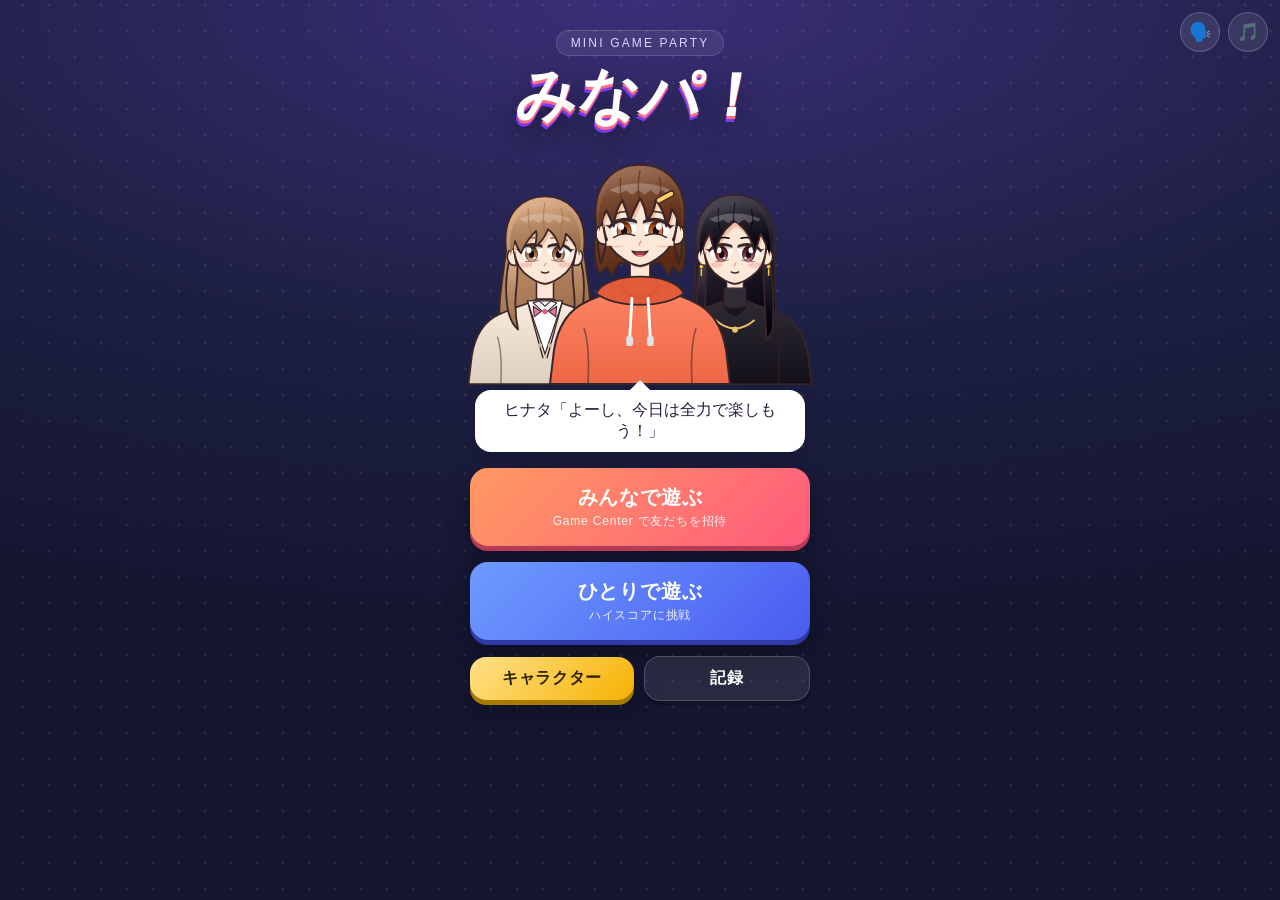
<file: apps/MinaPa/Resources/index.html>
<!DOCTYPE html>
<html lang="ja">
<head>
<meta charset="utf-8">
<meta name="viewport" content="width=device-width,initial-scale=1,maximum-scale=1,user-scalable=no,viewport-fit=cover">
<title>みなパ！</title>
<style>
:root{
  --bg1:#ffd6e8; --bg2:#c9e4ff; --ink:#3a2a4d; --sub:#7a6a8d; --card:#ffffffee;
  --pink:#ff5fa2; --blue:#4c8dff; --yellow:#ffc93c; --green:#3ccf8e; --purple:#8b6cff;
  --st:env(safe-area-inset-top,0px); --sb:env(safe-area-inset-bottom,0px);
}
*{box-sizing:border-box;-webkit-tap-highlight-color:transparent;-webkit-user-select:none;user-select:none;-webkit-touch-callout:none}
html,body{margin:0;height:100%;overflow:hidden;background:#2a1f4a;color:var(--ink);
  font-family:"Hiragino Maru Gothic ProN","HiraMaruProN-W4","Hiragino Sans","Noto Sans CJK JP","Noto Sans JP",sans-serif}
button{font-family:inherit;color:inherit;border:0;cursor:pointer}
#app{position:fixed;inset:0;overflow:hidden;background:linear-gradient(160deg,var(--bg1),var(--bg2))}
#app::before{content:"";position:absolute;inset:-50%;background-image:radial-gradient(#ffffff88 2px,transparent 2.5px);
  background-size:34px 34px;animation:drift 30s linear infinite;pointer-events:none}
@keyframes drift{to{transform:translate(34px,34px)}}
.screen{position:absolute;inset:0;display:none;flex-direction:column;align-items:center;
  padding:calc(var(--st) + 14px) 16px calc(var(--sb) + 16px);overflow-y:auto;-webkit-overflow-scrolling:touch}
.screen.on{display:flex;animation:fadein .28s ease}
@keyframes fadein{from{opacity:0;transform:translateY(10px)}to{opacity:1;transform:none}}
h1.logo{margin:6px 0 0;font-size:56px;letter-spacing:2px;line-height:1;color:#fff;
  text-shadow:0 4px 0 var(--pink),0 8px 0 #c2307a,0 12px 18px #0003;transform:rotate(-4deg)}
h1.logo span{display:inline-block;animation:hop 1.6s ease-in-out infinite}
h1.logo span:nth-child(2){animation-delay:.12s}h1.logo span:nth-child(3){animation-delay:.24s}h1.logo span:nth-child(4){animation-delay:.36s}
@keyframes hop{0%,60%,100%{transform:translateY(0)}30%{transform:translateY(-10px)}}
.tag{margin:16px 0 4px;font-size:14px;color:var(--sub);background:#fff9;padding:4px 12px;border-radius:99px}
h2{margin:4px 0 12px;font-size:24px;color:#fff;text-shadow:0 3px 0 var(--purple),0 5px 10px #0003}
.btn{display:block;width:100%;max-width:340px;margin:8px auto;padding:16px 18px;border-radius:22px;font-size:20px;font-weight:bold;
  color:#fff;background:linear-gradient(180deg,#ff7cb8,var(--pink));box-shadow:0 6px 0 #c2307a,0 10px 16px #0002;transition:transform .08s}
.btn:active{transform:translateY(4px);box-shadow:0 2px 0 #c2307a}
.btn.blue{background:linear-gradient(180deg,#7aa9ff,var(--blue));box-shadow:0 6px 0 #2d5fc4,0 10px 16px #0002}
.btn.blue:active{box-shadow:0 2px 0 #2d5fc4}
.btn.yellow{color:#5a3a00;background:linear-gradient(180deg,#ffe07a,var(--yellow));box-shadow:0 6px 0 #c48a00,0 10px 16px #0002}
.btn.yellow:active{box-shadow:0 2px 0 #c48a00}
.btn.gray{color:var(--ink);background:#fff;box-shadow:0 6px 0 #c9bfd9,0 10px 16px #0001}
.btn.gray:active{box-shadow:0 2px 0 #c9bfd9}
.btn.small{font-size:16px;padding:11px 14px;border-radius:16px}
.btn small{display:block;font-size:12px;font-weight:normal;opacity:.9;margin-top:2px}
.card{width:100%;max-width:380px;background:var(--card);border-radius:24px;padding:14px;box-shadow:0 8px 24px #0002;margin:6px 0}
.row{display:flex;gap:8px;align-items:center}
.grow{flex:1}
.hero{position:relative;width:260px;height:250px;margin:6px 0 0}
.hero .c{position:absolute;width:150px;bottom:0}
.c svg{width:100%;height:auto;display:block;overflow:visible}
.bob{animation:bob 2.2s ease-in-out infinite}
@keyframes bob{0%,100%{transform:translateY(0)}50%{transform:translateY(-6px)}}
.jump{animation:jump .7s ease-in-out infinite}
@keyframes jump{0%,100%{transform:translateY(0) scaleY(1)}15%{transform:translateY(0) scaleY(.92)}45%{transform:translateY(-26px) scaleY(1.04)}}
.shake{animation:shake .5s ease-in-out infinite}
@keyframes shake{0%,100%{transform:translateX(0) rotate(0)}25%{transform:translateX(-3px) rotate(-3deg)}75%{transform:translateX(3px) rotate(3deg)}}
.droop{animation:droop 2.4s ease-in-out infinite;transform-origin:50% 100%}
@keyframes droop{0%,100%{transform:scaleY(.97) translateY(4px)}50%{transform:scaleY(.95) translateY(6px)}}
.chars{display:grid;grid-template-columns:repeat(3,1fr);gap:8px;width:100%;max-width:380px}
.cpick{background:#fff;border-radius:18px;padding:6px 4px 4px;box-shadow:0 4px 0 #ddd1ec;position:relative}
.cpick.sel{outline:4px solid var(--pink);box-shadow:0 4px 0 #c2307a}
.cpick .nm{font-size:13px;font-weight:bold;text-align:center;margin-top:2px}
.speech{position:relative;background:#fff;border-radius:18px;padding:10px 14px;font-size:16px;box-shadow:0 4px 12px #0002;margin:8px 0;max-width:330px;text-align:center}
.speech::after{content:"";position:absolute;left:50%;top:-10px;margin-left:-10px;border:10px solid transparent;border-top:0;border-bottom-color:#fff}
.glist{width:100%;max-width:380px;display:grid;grid-template-columns:1fr 1fr;gap:10px}
.gitem{background:#fff;border-radius:18px;padding:12px 10px;text-align:left;box-shadow:0 5px 0 #ddd1ec;position:relative;overflow:hidden}
.gitem:active{transform:translateY(3px);box-shadow:0 2px 0 #ddd1ec}
.gitem .ic{font-size:30px;line-height:1}
.gitem .t{font-weight:bold;font-size:15px;margin-top:4px}
.gitem .b{font-size:12px;color:var(--sub);margin-top:2px}
.back{position:absolute;left:12px;top:calc(var(--st) + 10px);background:#fff;border-radius:99px;width:44px;height:44px;font-size:22px;box-shadow:0 3px 0 #ddd1ec;z-index:5}
.seg{display:flex;background:#efe8f8;border-radius:16px;padding:4px;gap:4px}
.seg button{flex:1;padding:10px 6px;border-radius:12px;background:transparent;font-weight:bold;font-size:15px;color:var(--sub)}
.seg button.on{background:#fff;color:var(--ink);box-shadow:0 2px 6px #0002}
.plist{display:flex;flex-direction:column;gap:8px;width:100%}
.pl{display:flex;align-items:center;gap:10px;background:#fff;border-radius:16px;padding:6px 10px;box-shadow:0 3px 0 #e6def0}
.pl .av{width:52px;height:52px;border-radius:50%;overflow:hidden;background:#f5effc;flex:none}
.pl .av svg{width:100%;height:auto;transform:translateY(-2px) scale(1.55);transform-origin:50% 22%}
.pl .nm{font-weight:bold;font-size:15px}
.pl .sub{font-size:12px;color:var(--sub)}
.pl .sc{margin-left:auto;font-weight:bold;font-size:20px}
.badge{display:inline-block;font-size:11px;padding:2px 7px;border-radius:99px;background:var(--yellow);color:#5a3a00;margin-left:4px;vertical-align:middle}
.note{font-size:13px;color:var(--sub);text-align:center;line-height:1.6;margin:6px 0}
/* game */
#game{padding:0}
#cv{position:absolute;inset:0;width:100%;height:100%;touch-action:none}
#hud{position:absolute;left:0;right:0;top:0;padding:calc(var(--st) + 8px) 12px 6px;pointer-events:none;z-index:3}
#hud .top{display:flex;align-items:center;gap:8px;background:#2a1f4a88;border-radius:16px;padding:4px 12px;-webkit-backdrop-filter:blur(4px);backdrop-filter:blur(4px)}
#hud .gname{font-weight:bold;font-size:15px;color:#fff;text-shadow:0 2px 3px #0006;flex:1}
#hud .score{font-weight:bold;font-size:26px;color:#fff;text-shadow:0 3px 0 #0004,0 0 8px #0005;min-width:70px;text-align:right}
#tbar{height:10px;background:#0003;border-radius:99px;margin-top:6px;overflow:hidden}
#tbar i{display:block;height:100%;width:100%;background:linear-gradient(90deg,#ffe07a,#ff8fb8);border-radius:99px;transform-origin:left;transition:transform .1s linear}
#live{display:flex;gap:6px;margin-top:6px;flex-wrap:wrap}
#live .lv{display:flex;align-items:center;gap:4px;background:#ffffffcc;border-radius:99px;padding:2px 8px 2px 2px;font-size:12px;font-weight:bold}
#live .lv .d{width:18px;height:18px;border-radius:50%}
#overlay{position:absolute;inset:0;display:none;align-items:center;justify-content:center;flex-direction:column;z-index:4;pointer-events:none}
#overlay.on{display:flex}
#overlay .big{font-size:110px;font-weight:bold;color:#fff;text-shadow:0 6px 0 var(--pink),0 10px 24px #0005;animation:pop .5s ease}
#overlay .mid{font-size:44px;font-weight:bold;color:#fff;text-shadow:0 5px 0 var(--purple),0 8px 20px #0005;animation:pop .5s ease;text-align:center;padding:0 16px}
@keyframes pop{0%{transform:scale(.3);opacity:0}60%{transform:scale(1.15);opacity:1}100%{transform:scale(1)}}
/* intro */
.intro-ic{font-size:84px;margin-top:20px;animation:bob 1.6s ease-in-out infinite}
.intro-t{font-size:34px;font-weight:bold;color:#fff;text-shadow:0 4px 0 var(--pink),0 8px 16px #0003;margin:6px 0}
.intro-d{font-size:17px;background:#fff;border-radius:18px;padding:14px 16px;max-width:340px;line-height:1.7;box-shadow:0 6px 18px #0002;text-align:center}
.roundno{font-size:16px;font-weight:bold;color:#fff;background:var(--purple);padding:4px 14px;border-radius:99px;margin-top:6px}
/* results */
.podium{display:flex;align-items:flex-end;justify-content:center;gap:4px;width:100%;max-width:380px;margin-top:34px;min-height:300px}
.pod{flex:1;display:flex;flex-direction:column;align-items:center;max-width:120px}
.pod .c{width:100%}
.pod .stand{width:100%;border-radius:12px 12px 4px 4px;color:#fff;font-weight:bold;font-size:22px;display:flex;flex-direction:column;align-items:center;justify-content:flex-start;padding-top:6px;box-shadow:inset 0 -6px 0 #0002}
.pod .stand small{font-size:12px;opacity:.95}
.pod .pn{font-size:13px;font-weight:bold;margin-top:4px;max-width:100%;overflow:hidden;text-overflow:ellipsis;white-space:nowrap}
.coopbox{text-align:center}
.coopbox .num{font-size:52px;font-weight:bold;color:var(--pink)}
.meter{height:18px;background:#efe8f8;border-radius:99px;overflow:hidden;margin:8px 0}
.meter i{display:block;height:100%;background:linear-gradient(90deg,#3ccf8e,#ffe07a);border-radius:99px;width:0;transition:width 1.2s ease}
.stars{font-size:40px;letter-spacing:4px}
.toast{position:fixed;left:50%;bottom:calc(var(--sb) + 24px);transform:translateX(-50%);background:#3a2a4dee;color:#fff;padding:10px 16px;border-radius:14px;font-size:14px;z-index:99;max-width:90%;text-align:center;display:none}
.spin{width:44px;height:44px;border-radius:50%;border:5px solid #fff;border-top-color:var(--pink);animation:spin 1s linear infinite;margin:14px auto}
@keyframes spin{to{transform:rotate(360deg)}}
.confetti{position:fixed;top:-20px;width:10px;height:14px;z-index:50;pointer-events:none;animation:fall linear forwards}
@keyframes fall{to{transform:translateY(110vh) rotate(720deg)}}

/* ===== 大人も楽しめるテーマ（上書き） ===== */
:root{--ink:#1f2340;--sub:#6b7090;--card:#ffffff;--pink:#ff6b81;--blue:#4f7cff;--yellow:#f5b301;--purple:#7c5cff}
html,body{background:#15172e;font-family:"Hiragino Sans","Hiragino Kaku Gothic ProN","Noto Sans JP","Noto Sans CJK JP",sans-serif}
#app{background:radial-gradient(120% 70% at 50% 0%,#3a2f78 0%,#1d1f42 55%,#141630 100%)}
#app::before{background-image:radial-gradient(#ffffff12 1.4px,transparent 1.8px);background-size:26px 26px;animation-duration:60s}
.tag{color:#d9d6ff;background:#ffffff12;border:1px solid #ffffff26;font-size:12px;letter-spacing:.18em;padding:5px 14px}
h1.logo{font-size:60px;font-weight:900;letter-spacing:1px;color:#fff;text-shadow:0 3px 0 #ff6b81,0 6px 0 #7c3aed,0 14px 30px #0008;transform:skewX(-8deg)}
h1.logo span{animation-duration:2.4s}
@keyframes hop{0%,60%,100%{transform:translateY(0)}30%{transform:translateY(-5px)}}
h2{color:#fff;font-weight:800;text-shadow:0 2px 10px #0006;letter-spacing:.04em}
.btn{font-weight:800;letter-spacing:.04em;border-radius:18px;background:linear-gradient(135deg,#ff9a62,#ff5c7c);box-shadow:0 5px 0 #b83a55,0 12px 24px #0005}
.btn:active{box-shadow:0 1px 0 #b83a55}
.btn.blue{background:linear-gradient(135deg,#6e9bff,#4a5cf0);box-shadow:0 5px 0 #2f3aa8,0 12px 24px #0005}
.btn.blue:active{box-shadow:0 1px 0 #2f3aa8}
.btn.yellow{color:#2b2100;background:linear-gradient(135deg,#ffe08a,#f5b301);box-shadow:0 5px 0 #a87a00,0 12px 24px #0004}
.btn.yellow:active{box-shadow:0 1px 0 #a87a00}
.btn.gray{color:#fff;background:#ffffff16;border:1px solid #ffffff30;box-shadow:0 4px 0 #0004}
.btn.gray:active{box-shadow:0 1px 0 #0004}
.card .btn.gray{color:var(--ink);background:#f1f0f8;border:0;box-shadow:0 4px 0 #d6d3e6}
.back{background:#ffffff18;color:#fff;border:1px solid #ffffff30;box-shadow:none}
.note{color:#c9c7e6}
.card .note{color:var(--sub)}
.speech{color:var(--ink);border-radius:16px}
.cpick{box-shadow:0 4px 0 #0004;padding:8px 4px 6px}
.cpick.sel{outline:3px solid #ff7a59;box-shadow:0 4px 0 #b83a55}
.cpick .rl{font-size:10px;color:var(--sub);text-align:center;margin-top:1px;line-height:1.3}
.charrole{color:#d9d6ff;font-size:13px;margin-top:-2px}
.gitem{box-shadow:0 4px 0 #0004}
.pod .pn{color:#fff}
.intro-t{text-shadow:0 3px 0 #ff6b81,0 8px 20px #0006}
.roundno{background:#ffffff1c;border:1px solid #ffffff33}
.hero{width:300px;height:250px}
.pl .av svg{transform:translateY(6px) scale(2.3);transform-origin:50% 36%}
#charBig{width:190px!important}
.round-ic{position:absolute;right:14px;bottom:calc(var(--sb) + 14px);display:flex;gap:10px;z-index:5}
.round-ic button{width:46px;height:46px;border-radius:50%;background:#ffffff18;border:1px solid #ffffff30;font-size:20px;color:#fff}
.screen>*{flex-shrink:0}
.round-ic{top:calc(var(--st) + 12px);bottom:auto!important;right:12px!important;gap:8px!important}
.round-ic button{width:40px!important;height:40px!important;font-size:18px!important}
@media (max-height:760px){
  h1.logo{font-size:48px}
  .tag{margin-top:6px}
  .hero{transform:scale(.8);transform-origin:50% 100%;margin-top:-40px!important}
  #s-title .btn{padding:12px 16px;margin:6px auto}
  #s-title .speech{margin:4px 0;padding:8px 12px;font-size:15px}
}
@media (max-height:660px){
  .hero{transform:scale(.68);margin-top:-72px!important}
}
</style>
</head>
<body>
<div id="app">

  <!-- タイトル -->
  <section class="screen" id="s-title">
    <div class="round-ic"><button id="voiceBtn" onclick="Voice.toggle()">🗣️</button><button id="bgmBtn" onclick="BGM.toggle()">🎵</button></div>
    <div class="tag">MINI GAME PARTY</div>
    <h1 class="logo"><span>み</span><span>な</span><span>パ</span><span>！</span></h1>
    <div class="hero" id="titleHero"></div>
    <div class="speech" id="titleSpeech"></div>
    <button class="btn" onclick="UI.go('online')">みんなで遊ぶ<small>Game Center で友だちを招待</small></button>
    <button class="btn blue" onclick="UI.go('solo')">ひとりで遊ぶ<small>ハイスコアに挑戦</small></button>
    <div class="row" style="width:100%;max-width:340px;gap:10px">
      <button class="btn yellow small grow" onclick="UI.go('chars')">キャラクター</button>
      <button class="btn gray small grow" onclick="UI.go('records')">記録</button>
    </div>
  </section>

  <!-- キャラ選択 -->
  <section class="screen" id="s-chars">
    <button class="back" onclick="UI.go('title')">‹</button>
    <h2>キャラクター</h2>
    <div class="c bob" id="charBig" style="width:170px"></div>
    <div class="speech" id="charSpeech"></div>
    <div class="chars" id="charGrid"></div>
    <button class="btn" style="margin-top:12px" onclick="UI.go('title')">決定</button>
  </section>

  <!-- ソロ -->
  <section class="screen" id="s-solo">
    <button class="back" onclick="UI.go('title')">‹</button>
    <h2>ひとりで遊ぶ</h2>
    <button class="btn yellow" onclick="Solo.startMarathon()">おまかせ5本勝負<small>ランダムに5つ連続・合計点で勝負</small></button>
    <div class="glist" id="soloList" style="margin-top:8px"></div>
  </section>

  <!-- きろく -->
  <section class="screen" id="s-records">
    <button class="back" onclick="UI.go('title')">‹</button>
    <h2>記録</h2>
    <div class="card" id="recBox"></div>
  </section>

  <!-- オンライン入口 -->
  <section class="screen" id="s-online">
    <button class="back" onclick="UI.go('title')">‹</button>
    <h2>みんなで遊ぶ</h2>
    <div class="card" id="onlineBox"></div>
  </section>

  <!-- ロビー -->
  <section class="screen" id="s-lobby">
    <h2>ロビー</h2>
    <div class="card">
      <div class="plist" id="lobbyPlayers"></div>
    </div>
    <div class="card" id="lobbyCfg"></div>
    <button class="btn gray small" style="max-width:200px" onclick="Party.leave()">退出</button>
  </section>

  <!-- ゲーム説明 -->
  <section class="screen" id="s-intro">
    <div class="roundno" id="introRound"></div>
    <div class="intro-ic" id="introIc"></div>
    <div class="intro-t" id="introT"></div>
    <div class="intro-d" id="introD"></div>
    <div class="note" id="introNote" style="margin-top:14px"></div>
    <button class="btn" id="introGo" style="margin-top:14px">スタート！</button>
  </section>

  <!-- ゲーム -->
  <section class="screen" id="s-game">
    <canvas id="cv"></canvas>
    <div id="hud">
      <div class="top"><div class="gname" id="hudName"></div><div class="score" id="hudScore">0</div></div>
      <div id="tbar"><i id="tbarI"></i></div>
      <div id="live"></div>
    </div>
    <div id="overlay"></div>
  </section>

  <!-- 待機 -->
  <section class="screen" id="s-wait">
    <h2>みんなの結果を待っています…</h2>
    <div class="spin"></div>
    <div class="card"><div class="plist" id="waitList"></div></div>
  </section>

  <!-- ラウンド結果 / 最終結果 / ソロ結果 -->
  <section class="screen" id="s-result">
    <h2 id="resTitle"></h2>
    <div id="resBody" style="width:100%;display:flex;flex-direction:column;align-items:center"></div>
    <div id="resBtns" style="width:100%"></div>
  </section>

</div>
<div class="toast" id="toast"></div>

<script>
"use strict";
/* ============================================================
   ネイティブとの橋渡し
   ============================================================ */
const Native = {
  ok: !!(window.webkit && window.webkit.messageHandlers && window.webkit.messageHandlers.app),
  send(type, obj) {
    if (!this.ok) return;
    try { window.webkit.messageHandlers.app.postMessage(JSON.stringify(Object.assign({ type }, obj || {}))); } catch (e) {}
  },
  haptic(kind) { this.send("haptic", { kind }); }
};

/* ============================================================
   セーブ
   ============================================================ */
const Save = {
  d: { char: 0, best: {}, marathon: 0, plays: 0, wins: 0 },
  load() {
    let raw = window.__SAVE__ || null;
    if (!raw) { try { raw = localStorage.getItem("minapa_v1"); } catch (e) {} }
    if (raw) { try { Object.assign(this.d, JSON.parse(raw)); } catch (e) {} }
  },
  save() {
    const s = JSON.stringify(this.d);
    try { localStorage.setItem("minapa_v1", s); } catch (e) {}
    Native.send("save", { data: s });
  }
};

/* ============================================================
   乱数（同じ種なら全員同じ出題になる）
   ============================================================ */
function RNG(seed) {
  let a = seed >>> 0;
  const f = () => { a = (a + 0x6D2B79F5) >>> 0; let t = a; t = Math.imul(t ^ (t >>> 15), t | 1); t ^= t + Math.imul(t ^ (t >>> 7), t | 61); return ((t ^ (t >>> 14)) >>> 0) / 4294967296; };
  f.range = (lo, hi) => lo + f() * (hi - lo);
  f.int = (n) => Math.floor(f() * n);
  f.pick = (arr) => arr[Math.floor(f() * arr.length)];
  return f;
}
const clamp = (v, lo, hi) => Math.max(lo, Math.min(hi, v));
const $ = (id) => document.getElementById(id);
const esc = (s) => String(s).replace(/[&<>"']/g, (c) => ({ "&": "&amp;", "<": "&lt;", ">": "&gt;", '"': "&quot;", "'": "&#39;" }[c]));

/* ============================================================
   サウンド（その場で合成）
   ============================================================ */
const Snd = {
  ctx: null,
  init() { if (!this.ctx) { try { this.ctx = new (window.AudioContext || window.webkitAudioContext)(); } catch (e) {} } if (this.ctx && this.ctx.state === "suspended") this.ctx.resume(); },
  tone(f, d, type = "sine", v = 0.18, slide = 0, delay = 0) {
    const c = this.ctx; if (!c) return;
    const t = c.currentTime + delay, o = c.createOscillator(), g = c.createGain();
    o.type = type; o.frequency.setValueAtTime(f, t);
    if (slide) o.frequency.exponentialRampToValueAtTime(Math.max(40, f + slide), t + d);
    g.gain.setValueAtTime(0.0001, t); g.gain.exponentialRampToValueAtTime(v, t + 0.01); g.gain.exponentialRampToValueAtTime(0.0001, t + d);
    o.connect(g); g.connect(c.destination); o.start(t); o.stop(t + d + 0.02);
  },
  pop() { this.tone(520, 0.12, "triangle", 0.2, 500); },
  good() { this.tone(880, 0.09, "square", 0.08); this.tone(1320, 0.12, "square", 0.08, 0, 0.07); },
  bad() { this.tone(220, 0.25, "sawtooth", 0.12, -120); },
  tick() { this.tone(660, 0.07, "square", 0.08); },
  go() { this.tone(990, 0.3, "square", 0.1); },
  fanfare() { [523, 659, 784, 1047].forEach((f, i) => this.tone(f, 0.22, "triangle", 0.16, 0, i * 0.12)); this.tone(1047, 0.5, "triangle", 0.16, 0, 0.5); },
  sad() { [392, 349, 311].forEach((f, i) => this.tone(f, 0.3, "triangle", 0.14, 0, i * 0.2)); }
};

/* ============================================================
   キャラクター（オリジナル・アニメ調デフォルメ）
   ============================================================ */
const CHARS = [
  { name: "ヒナタ", bottom: "#4a6fa5", role: "大学生／ムードメーカー", color: "#ff7a59", hair: "#7a4a32", eye: "#b8652a", outfit: "#ff7a59", style: "bob", wear: "hoodie", fem: true, acc: "clip",
    voice: { g: "f", pitch: 1.18, rate: 1.06 },
    lines: { hi: "よーし、今日は全力で楽しもう！", win: "やった！みんなありがとう！", lose: "うわー、悔しい！次は負けないよ！", mid: "いい感じ！このままいこう！" } },
  { name: "ソラ", bottom: "#2b2f3a", role: "エンジニア／クール", color: "#4c7bd9", hair: "#2a3142", eye: "#3d6fa8", outfit: "#2b3a55", style: "short", wear: "jacket", fem: false,
    voice: { g: "m", pitch: 1.0, rate: 1.0 },
    lines: { hi: "じゃあ、本気でいくよ。", win: "計算どおり、かな。", lose: "次はもう少しうまくやる。", mid: "悪くないペースだね。" } },
  { name: "ミオ", bottom: "#b5838d", role: "カフェ店員／おっとり", color: "#e8789c", hair: "#b98b67", eye: "#9b6a45", outfit: "#efe1d1", style: "wavy", wear: "cardigan", fem: true,
    voice: { g: "f", pitch: 1.3, rate: 0.94 },
    lines: { hi: "みんなでやると楽しいですね。", win: "わぁ、勝っちゃいました！", lose: "うーん、あと少しでしたね。", mid: "その調子です！" } },
  { name: "レン", bottom: "#1f2a44", role: "営業マン／熱血", color: "#2fb37a", hair: "#4a3326", eye: "#5a3a26", outfit: "#1f2a44", style: "spiky", wear: "suit", tie: "#2f9e44", fem: false,
    voice: { g: "m", pitch: 1.12, rate: 1.12 },
    lines: { hi: "よっしゃ、いっちょ盛り上げますか！", win: "よっしゃー！今日の主役は俺っすね！", lose: "くっ…リベンジさせてください！", mid: "まだまだここからっすよ！" } },
  { name: "コハク", bottom: "#2a2733", role: "デザイナー／クールビューティー", color: "#c9a227", hair: "#24202c", eye: "#7a2e3a", outfit: "#24212b", style: "long", wear: "highneck", fem: true, acc: "earring",
    voice: { g: "f", pitch: 0.98, rate: 0.97 },
    lines: { hi: "勝負なら、手加減しないわよ。", win: "当然の結果ね。", lose: "今回は譲ってあげる。", mid: "なかなかやるじゃない。" } },
  { name: "ユウ", bottom: "#4a4f5a", role: "部長／ダンディ", color: "#8b6cff", hair: "#3d3d45", eye: "#4a4a55", outfit: "#4a4f5a", style: "slick", wear: "suit2", tie: "#343a8a", fem: false, acc: "glasses", stubble: true, gray: true,
    voice: { g: "m", pitch: 0.82, rate: 0.92 },
    lines: { hi: "たまには童心に返るのも悪くないね。", win: "はっはっは、まだまだ若い者には負けんよ。", lose: "参った。みんな強いなあ。", mid: "いい勝負じゃないか。" } }
];

const HAIR = {
  bob: {
    back: "M50 90 C44 40 74 22 100 22 C126 22 156 40 150 90 C152 112 154 132 146 146 L138 138 L132 148 L124 134 L76 134 L68 148 L62 138 L54 146 C46 132 48 112 50 90Z",
    front: "M54 98 C48 52 72 28 100 28 C130 28 154 52 146 98 Q144 82 136 72 Q134 84 130 92 Q128 74 118 62 Q116 76 108 86 Q106 70 100 60 Q94 72 88 86 Q84 72 80 62 Q72 74 70 92 Q66 82 62 74 Q56 84 54 98Z",
    locks: "M57 88 Q48 112 56 134 Q60 118 64 102Z M143 88 Q152 112 144 134 Q140 118 136 102Z"
  },
  short: {
    back: "M52 92 C46 40 74 24 100 24 C126 24 154 40 148 92 L142 100 L136 92 L64 92 L58 100Z",
    front: "M54 94 C48 46 74 22 102 24 L96 12 L112 24 L122 12 L122 28 C140 34 152 54 146 94 Q142 80 136 72 Q134 84 128 90 Q126 70 116 60 Q112 74 106 82 Q104 66 96 58 Q92 72 84 82 Q82 66 74 62 Q72 76 66 86 Q62 76 60 70 Q56 80 54 94Z"
  },
  wavy: {
    back: "M48 92 C42 40 72 20 100 20 C128 20 158 40 152 92 C156 130 166 170 158 210 Q150 200 146 214 Q138 204 132 216 L68 216 Q62 204 54 214 Q50 200 42 210 C34 170 44 130 48 92Z",
    front: "M54 100 C48 50 74 28 102 28 C130 28 154 50 146 100 Q140 80 128 70 Q126 84 120 92 Q116 72 104 64 Q98 80 86 88 Q90 76 88 66 Q74 80 68 96 Q62 88 60 80 Q56 90 54 100Z",
    locks: "M55 96 Q44 130 50 170 Q54 190 64 198 Q58 170 62 140 Q64 118 63 100Z M145 96 Q156 130 150 170 Q146 190 136 198 Q142 170 138 140 Q136 118 137 100Z"
  },
  spiky: {
    back: "M52 92 C46 40 74 24 100 24 C126 24 154 40 148 92 L142 100 L136 92 L64 92 L58 100Z",
    front: "M54 92 C50 66 54 48 64 40 L56 24 L76 30 L78 12 L94 24 L104 6 L114 24 L130 12 L130 30 L148 26 L140 44 C150 56 150 74 146 92 Q142 80 134 72 Q132 82 126 88 Q122 72 112 64 Q108 76 100 82 Q96 70 88 64 Q84 76 76 84 Q74 74 70 68 Q62 78 60 88 Q58 90 54 92Z"
  },
  long: {
    back: "M48 90 C42 38 72 18 100 18 C128 18 158 38 152 90 L156 222 L144 212 L136 226 L64 226 L56 212 L44 222Z",
    front: "M54 100 C48 48 74 26 100 26 C126 26 152 48 146 100 Q142 82 134 70 Q130 86 126 96 Q122 70 104 56 Q100 52 96 56 Q78 70 74 96 Q70 86 66 70 Q58 82 54 100Z",
    locks: "M55 96 Q46 140 50 200 L58 212 Q60 160 63 104Z M145 96 Q154 140 150 200 L142 212 Q140 160 137 104Z"
  },
  slick: {
    back: "M52 90 C46 40 74 24 100 24 C126 24 154 40 148 90 L142 98 L136 90 L64 90 L58 98Z",
    front: "M54 90 C50 46 76 24 104 24 C132 24 152 46 146 90 Q142 70 130 58 Q114 50 96 52 Q76 56 66 70 Q64 64 62 60 Q56 72 54 90Z"
  }
};

const WEAR = {
  hoodie: (c) =>
    `<path d="M62 178 C70 160 130 160 138 178 C120 190 80 190 62 178Z" fill="${shade(c.outfit, -30)}" stroke="#3a2528" stroke-width="1.5"/>` +
    `<path d="M84 172 C90 184 110 184 116 172" stroke="${shade(c.outfit, -35)}" stroke-width="3" fill="none"/>` +
    `<path d="M93 182 L91 214 M107 182 L109 214" stroke="#fff" stroke-width="2.5" stroke-linecap="round"/>` +
    `<rect x="88" y="212" width="6" height="8" rx="2" fill="#dee2e6"/><rect x="106" y="212" width="6" height="8" rx="2" fill="#dee2e6"/>`,
  jacket: (c) =>
    `<path d="M84 172 L100 206 L116 172Z" fill="#e9ecef" stroke="#3a2528" stroke-width="1.2"/>` +
    `<path d="M84 172 L74 250 M116 172 L126 250" stroke="#3a2528" stroke-width="1.8"/>` +
    `<path d="M80 172 C78 180 82 188 88 192 M120 172 C122 180 118 188 112 192" stroke="${shade(c.outfit, 30)}" stroke-width="3" fill="none"/>`,
  cardigan: (c) =>
    `<path d="M82 172 L100 222 L118 172Z" fill="#ffffff" stroke="#3a2528" stroke-width="1.2"/>` +
    `<path d="M88 174 L100 184 L112 174 L106 172 L100 177 L94 172Z" fill="#f8f9fa" stroke="#3a2528" stroke-width="1"/>` +
    `<path d="M96 182 l-8 -5 l1 10z M104 182 l8 -5 l-1 10z" fill="${c.color}" stroke="#3a2528" stroke-width="1"/><circle cx="100" cy="182" r="2.6" fill="${shade(c.color, -20)}"/>` +
    `<path d="M82 172 L98 226 M118 172 L102 226" stroke="#3a2528" stroke-width="1.4"/>` +
    `<circle cx="95" cy="214" r="2.2" fill="${shade(c.outfit, -40)}"/><circle cx="105" cy="214" r="2.2" fill="${shade(c.outfit, -40)}"/>`,
  suit: (c) =>
    `<path d="M84 172 L100 226 L116 172Z" fill="#f8f9fa" stroke="#3a2528" stroke-width="1.2"/>` +
    `<path d="M96 176 L104 176 L106 184 L102 224 L98 224 L94 184Z" fill="${c.tie}" stroke="#3a2528" stroke-width="1"/><path d="M95 174 L105 174 L104 180 L96 180Z" fill="${shade(c.tie, -20)}"/>` +
    `<path d="M84 172 L92 204 L82 196 L88 214 L100 240 M116 172 L108 204 L118 196 L112 214 L100 240" stroke="#3a2528" stroke-width="1.6" fill="none"/>`,
  suit2: (c) =>
    `<path d="M84 172 L100 226 L116 172Z" fill="#d0ebff" stroke="#3a2528" stroke-width="1.2"/>` +
    `<path d="M96 176 L104 176 L106 184 L102 224 L98 224 L94 184Z" fill="${c.tie}" stroke="#3a2528" stroke-width="1"/><path d="M95 174 L105 174 L104 180 L96 180Z" fill="${shade(c.tie, -20)}"/>` +
    `<path d="M84 172 L92 204 L82 196 L88 214 L100 240 M116 172 L108 204 L118 196 L112 214 L100 240" stroke="#3a2528" stroke-width="1.6" fill="none"/>` +
    `<path d="M126 206 L140 204 L139 210 L127 211Z" fill="#fff"/>`,
  highneck: (c) =>
    `<path d="M89 160 L89 176 C93 179 107 179 111 176 L111 160Z" fill="${shade(c.outfit, 12)}" stroke="#3a2528" stroke-width="1.2"/>` +
    `<path d="M80 190 Q100 206 120 190" stroke="#e9c46a" stroke-width="1.8" fill="none"/><circle cx="100" cy="199" r="3" fill="#e9c46a"/>`
};

const LINE = "#3a2528";
function bodySVG(c, u, skin, skinS) {
  const sh = shade(c.outfit, -32);
  const tor = c.fem
    ? "M90 152 C80 158 62 162 46 170 C28 178 18 194 14 218 L10 252 L190 252 L186 218 C182 194 172 178 154 170 C138 162 120 158 110 152Z"
    : "M90 152 C80 158 58 162 40 170 C22 178 12 194 8 218 L4 252 L196 252 L192 218 C188 194 178 178 160 170 C142 162 120 158 110 152Z";
  let s = "";
  s += `<path d="${tor}" fill="url(#${u}o)" stroke="${LINE}" stroke-width="2"/>`;
  s += `<clipPath id="${u}tc"><path d="${tor}"/></clipPath><g clip-path="url(#${u}tc)">`;
  s += `<path d="M150 168 C172 176 186 196 190 226 L200 252 L200 160Z" fill="${sh}" opacity=".35"/>`;
  s += `<path d="M86 150 Q100 172 114 150 L114 160 Q100 184 86 160Z" fill="${sh}" opacity=".45"/>`;
  s += `<path d="M44 196 Q50 214 48 252 M156 196 Q150 214 152 252" stroke="${LINE}" stroke-width="1.6" fill="none" opacity=".55"/>`;
  s += `</g>`;
  return s;
}

function charSVG(idx, expr = "normal") {
  const c = CHARS[idx % CHARS.length];
  const u = "c" + Math.random().toString(36).slice(2, 9);
  const skin = "#fde7d6", skinS = "#f1c2a8", skinD = "#e2a68a";
  const hairL = shade(c.hair, 48), hairD = shade(c.hair, -32);
  const hs = HAIR[c.style];
  const face = "M58 82 C58 52 78 40 100 40 C122 40 142 52 142 82 C142 100 138 112 128 122 C118 131 108 136 100 137 C92 136 82 131 72 122 C62 112 58 100 58 82Z";
  let s = `<svg viewBox="0 0 200 250" xmlns="http://www.w3.org/2000/svg"><defs>
    <linearGradient id="${u}h" x1="0" y1="0" x2="0.25" y2="1"><stop offset="0" stop-color="${hairL}"/><stop offset=".45" stop-color="${c.hair}"/><stop offset="1" stop-color="${hairD}"/></linearGradient>
    <linearGradient id="${u}o" x1="0" y1="0" x2="0" y2="1"><stop offset="0" stop-color="${shade(c.outfit, 10)}"/><stop offset="1" stop-color="${shade(c.outfit, -18)}"/></linearGradient>
    <linearGradient id="${u}i" x1="0" y1="0" x2="0" y2="1"><stop offset="0" stop-color="${shade(c.eye, -70)}"/><stop offset=".45" stop-color="${c.eye}"/><stop offset="1" stop-color="${shade(c.eye, 75)}"/></linearGradient>
    <clipPath id="${u}fc"><path d="${face}"/></clipPath>
    <clipPath id="${u}hc"><path d="${hs.front}"/></clipPath>
  </defs>`;
  const H = `url(#${u}h)`;
  const HG = `<g transform="translate(100 134) scale(.88) translate(-100 -137)">`;
  // 後ろ髪
  s += HG + `<path d="${hs.back}" fill="${H}" stroke="${LINE}" stroke-width="2.4" stroke-linejoin="round"/></g>`;
  // 首
  s += `<path d="M90 112 L90 158 L110 158 L110 112Z" fill="${skin}" stroke="${LINE}" stroke-width="1.8"/>`;
  s += `<path d="M90 118 Q100 132 110 118 L110 132 Q100 140 90 132Z" fill="${skinS}"/>`;
  // 体
  s += bodySVG(c, u, skin, skinS);
  s += `<g transform="translate(100 154) scale(1.15 1.25) translate(-100 -172)">` + WEAR[c.wear](c) + `</g>`;
  // 頭
  s += HG;
  if (hs.locks) s += `<path d="${hs.locks}" fill="${H}" stroke="${LINE}" stroke-width="2.4" stroke-linejoin="round"/>`;
  s += `<path d="M58 90 Q48 92 50 104 Q53 114 62 112Z M142 90 Q152 92 150 104 Q147 114 138 112Z" fill="${skin}" stroke="${LINE}" stroke-width="2.2"/>`;
  if (c.acc === "earring") s += `<circle cx="55" cy="114" r="3" fill="#f2c94c" stroke="${LINE}" stroke-width="1.2"/><circle cx="145" cy="114" r="3" fill="#f2c94c" stroke="${LINE}" stroke-width="1.2"/><path d="M55 117 l0 9 M145 117 l0 9" stroke="#f2c94c" stroke-width="2"/>`;
  s += `<path d="${face}" fill="${skin}" stroke="${LINE}" stroke-width="2.4"/>`;
  // 前髪の影（アニメ塗り）
  s += `<g clip-path="url(#${u}fc)"><path d="${hs.front}" transform="translate(2 7)" fill="${skinS}"/></g>`;
  if (c.stubble) s += `<path d="M76 122 C86 134 114 134 124 122 C116 132 108 137 100 137 C92 137 84 132 76 122Z" fill="#7d7d88" opacity=".12"/>`;
  // 頬
  if (c.fem || expr === "happy") {
    const o = expr === "happy" ? 0.55 : 0.35;
    s += `<g opacity="${o}"><ellipse cx="74" cy="112" rx="9" ry="4" fill="#ff9b9b"/><ellipse cx="126" cy="112" rx="9" ry="4" fill="#ff9b9b"/></g>`;
    s += `<path d="M69 113 l3 -4 M74 113 l3 -4 M79 113 l3 -4 M121 113 l3 -4 M126 113 l3 -4 M131 113 l3 -4" stroke="#e86b6b" stroke-width="1.1" opacity="${o}"/>`;
  }
  // 目
  const F = c.fem;
  const eye = (right) => {
    const m = (x) => (right ? 200 - x : x);
    const P = (pts) => pts.replace(/(-?\d+\.?\d*),(-?\d+\.?\d*)/g, (_, x, y) => `${m(+x)} ${y}`);
    const ex = m(82);
    if (expr === "happy" && !F) {
      return `<path d="${P("M68,96 Q82,86 96,95")}" stroke="${LINE}" stroke-width="3.2" fill="none" stroke-linecap="round"/>`;
    }
    const top = F ? P("M64,93 C68,83 84,79 96,85 L97,89 C86,84 72,86 66,95Z") : P("M66,93 C70,85 84,82 96,87 L96,90 C86,86 72,88 67,95Z");
    const white = F ? P("M66,94 C70,86 86,83 95,88 C97,96 93,105 83,107 C74,107 68,101 66,94Z") : P("M67,94 C71,88 85,86 95,90 C96,97 92,103 83,104 C75,104 69,100 67,94Z");
    const cid = u + (right ? "er" : "el");
    const sur = expr === "surprise";
    const iry = F ? 10.5 : 9, irx = F ? 8 : 7.2;
    let e = `<clipPath id="${cid}"><path d="${white}"/></clipPath>`;
    e += `<path d="${white}" fill="#fff"/>`;
    e += `<g clip-path="url(#${cid})">`;
    e += `<ellipse cx="${ex}" cy="97" rx="${sur ? irx - 1.5 : irx}" ry="${sur ? iry - 1.5 : iry}" fill="url(#${u}i)" stroke="${shade(c.eye, -80)}" stroke-width="1"/>`;
    e += `<ellipse cx="${ex}" cy="97.5" rx="${sur ? 2.4 : 3.4}" ry="${sur ? 3.2 : 5}" fill="#120a14"/>`;
    e += `<path d="${P("M60,84 L104,84 L104,91 Q82,88 60,93Z")}" fill="#00000030"/>`;
    e += `<ellipse cx="${m(78.5)}" cy="92" rx="3.4" ry="4" fill="#fff"/><circle cx="${m(86)}" cy="102.5" r="1.6" fill="#fff" opacity=".9"/>`;
    if (expr === "sad") e += `<path d="${P("M60,80 L104,80 L104,93 Q82,90 60,95Z")}" fill="${skin}"/>`;
    e += `</g>`;
    if (expr === "sad") e += `<path d="${P("M66,95 Q82,89 96,93")}" stroke="${LINE}" stroke-width="2.6" fill="none" stroke-linecap="round"/>`;
    else e += `<path d="${top}" fill="${LINE}"/>`;
    if (F && expr !== "sad") e += `<path d="${P("M66,94 L60,90 L67,91Z")}" fill="${LINE}"/>`;
    e += `<path d="${P(F ? "M74,107 Q83,109 91,105" : "M75,104 Q83,105.5 90,103")}" stroke="${LINE}" stroke-width="1.2" fill="none" opacity=".6" stroke-linecap="round"/>`;
    if (expr === "happy") e += `<path d="${P("M62,109 Q82,95 100,104 L100,114 L62,114Z")}" fill="${skin}"/><path d="${P("M70,104.5 Q82,97.5 94,102.5")}" stroke="${LINE}" stroke-width="1.6" fill="none" stroke-linecap="round"/>`;
    return e;
  };
  s += eye(false) + eye(true);
  // 眉
  const bc = hairD, bw = F ? 2 : 2.8;
  if (expr === "sad") s += `<path d="M70 80 Q82 79 92 73" stroke="${bc}" stroke-width="${bw}" fill="none" stroke-linecap="round"/><path d="M130 80 Q118 79 108 73" stroke="${bc}" stroke-width="${bw}" fill="none" stroke-linecap="round"/>`;
  else { const d = expr === "surprise" ? -5 : 0; s += `<path d="M70 ${79 + d} Q81 ${73 + d} 92 ${76 + d}" stroke="${bc}" stroke-width="${bw}" fill="none" stroke-linecap="round"/><path d="M130 ${79 + d} Q119 ${73 + d} 108 ${76 + d}" stroke="${bc}" stroke-width="${bw}" fill="none" stroke-linecap="round"/>`; }
  // 鼻
  s += `<path d="M101 109 L99 113" stroke="${skinD}" stroke-width="1.8" stroke-linecap="round"/>`;
  // 口
  if (expr === "happy") s += `<path d="M91 120 Q100 132 109 120 Q100 122 91 120Z" fill="#b8404f" stroke="${LINE}" stroke-width="1.5" stroke-linejoin="round"/><path d="M95 125 Q100 128.5 105 125 Q100 124 95 125Z" fill="#ff8a95"/>`;
  else if (expr === "sad") s += `<path d="M94 124 Q100 120 106 124" stroke="${LINE}" stroke-width="1.8" fill="none" stroke-linecap="round"/><path d="M140 70 q5 9 0 13 q-5 -4 0 -13z" fill="#9fd3ff" stroke="${LINE}" stroke-width="1"/>`;
  else if (expr === "surprise") s += `<ellipse cx="100" cy="123" rx="4" ry="5" fill="#b8404f" stroke="${LINE}" stroke-width="1.5"/>`;
  else s += `<path d="M95 121 Q100 124 105 121" stroke="${LINE}" stroke-width="1.8" fill="none" stroke-linecap="round"/>`;
  // 前髪
  s += `<path d="${hs.front}" fill="${H}"/>`;
  s += `<g clip-path="url(#${u}fc)"><path d="${hs.front}" fill="none" stroke="${LINE}" stroke-width="2.4" stroke-linejoin="round"/></g>`;
  s += `<g clip-path="url(#${u}hc)"><path d="M66 50 Q100 36 134 50 L131 54 L125 51 L119 56 L112 51 L105 56 L98 51 L91 56 L84 51 L77 55 L70 53Z" fill="#ffffff" opacity=".24"/>`;
  s += `<path d="M100 28 Q96 50 100 70 M78 36 Q76 54 82 70 M122 36 Q126 54 120 70" stroke="${hairD}" stroke-width="1.6" fill="none" opacity=".6"/></g>`;
  if (c.gray) s += `<path d="M54 74 Q52 86 56 96 L62 96 Q58 86 60 74Z M146 74 Q148 86 144 96 L138 96 Q142 86 140 74Z" fill="#d5d8de" stroke="${LINE}" stroke-width="1.2"/>`;
  if (c.acc === "clip") s += `<g transform="rotate(-28 128 60)"><rect x="118" y="56" width="22" height="6" rx="3" fill="#ffd166" stroke="${LINE}" stroke-width="1.4"/></g>`;
  if (c.acc === "glasses") s += `<g fill="#ffffff22" stroke="#22222a" stroke-width="2.4"><rect x="62" y="84" width="38" height="25" rx="7"/><rect x="100" y="84" width="38" height="25" rx="7"/></g><path d="M62 92 L54 90 M138 92 L146 90" stroke="#22222a" stroke-width="2.4"/>`;
  s += `</g></svg>`;
  return s;
}

function shade(hex, amt) {
  const n = parseInt(hex.slice(1), 16);
  const r = clamp((n >> 16) + amt, 0, 255), g = clamp(((n >> 8) & 255) + amt, 0, 255), b = clamp((n & 255) + amt, 0, 255);
  return "#" + ((1 << 24) | (r << 16) | (g << 8) | b).toString(16).slice(1);
}

/* ============================================================
   ミニゲーム
   各ゲーム: init(W,H,rng) / update(dt) / draw(g) / down(x,y) / move(x,y) / up()
   score, done(早く終わる場合), timeLimit(秒 or 0)
   ============================================================ */
const GAMES = {};

/* ---- ふうせんパチン ---- */
GAMES.balloon = {
  name: "ふうせんパチン", icon: "🎈", timeLimit: 20, coop: 260,
  desc: "下からのぼってくる風船をタップして割ろう！<br>⭐金色は+30点、💣ばくだんは-20点。",
  init(W, H, rng) {
    this.W = W; this.H = H; this.t = 0; this.score = 0; this.items = []; this.fx = [];
    this.spawns = []; let t = 0.2;
    const cols = ["#ff6b6b", "#4c8dff", "#ffc93c", "#3ccf8e", "#cc5de8", "#ff922b"];
    while (t < 20) {
      const r = rng(); const type = r < 0.1 ? "gold" : r < 0.24 ? "bomb" : "norm";
      this.spawns.push({ t, x: rng.range(0.12, 0.88), v: rng.range(0.16, 0.3), type, col: rng.pick(cols), ph: rng() * 6 });
      t += rng.range(0.28, 0.52) * (1 - t / 60);
    }
    this.si = 0;
  },
  update(dt) {
    this.t += dt;
    while (this.si < this.spawns.length && this.spawns[this.si].t <= this.t) {
      const s = this.spawns[this.si++];
      this.items.push({ x: s.x * this.W, y: this.H + 50, v: s.v * this.H, type: s.type, col: s.col, ph: s.ph, r: Math.min(36, this.W * 0.085) });
    }
    for (const b of this.items) { b.y -= b.v * dt; b.ph += dt * 2; }
    this.items = this.items.filter((b) => b.y > -80 && !b.dead);
    stepFx(this.fx, dt);
  },
  down(x, y) {
    for (let i = this.items.length - 1; i >= 0; i--) {
      const b = this.items[i]; const bx = b.x + Math.sin(b.ph) * 10;
      if ((x - bx) ** 2 + (y - b.y) ** 2 < (b.r + 14) ** 2) {
        b.dead = true;
        const pts = b.type === "gold" ? 30 : b.type === "bomb" ? -20 : 10;
        this.score = Math.max(0, this.score + pts);
        burst(this.fx, bx, b.y, b.type === "bomb" ? "#495057" : b.col, 14);
        floatText(this.fx, bx, b.y, (pts > 0 ? "+" : "") + pts, pts > 0 ? "#fff" : "#ff6b6b");
        if (pts > 0) { Snd.pop(); Native.haptic("light"); } else { Snd.bad(); Native.haptic("soft"); }
        return;
      }
    }
  },
  draw(g) {
    const { W, H } = this;
    const gr = g.createLinearGradient(0, 0, 0, H); gr.addColorStop(0, "#74c0fc"); gr.addColorStop(1, "#d0ebff");
    g.fillStyle = gr; g.fillRect(0, 0, W, H);
    cloud(g, W * 0.2, H * 0.3, 1); cloud(g, W * 0.75, H * 0.55, 1.3); cloud(g, W * 0.45, H * 0.82, 0.9);
    for (const b of this.items) {
      const bx = b.x + Math.sin(b.ph) * 10, r = b.r;
      g.strokeStyle = "#0004"; g.lineWidth = 1.5; g.beginPath(); g.moveTo(bx, b.y + r); g.quadraticCurveTo(bx + 8, b.y + r + 20, bx, b.y + r + 40); g.stroke();
      const col = b.type === "gold" ? "#ffd43b" : b.type === "bomb" ? "#343a40" : b.col;
      const rg = g.createRadialGradient(bx - r * 0.35, b.y - r * 0.4, r * 0.1, bx, b.y, r * 1.1);
      rg.addColorStop(0, "#ffffffcc"); rg.addColorStop(0.25, col); rg.addColorStop(1, shade(col, -40));
      g.fillStyle = rg; g.beginPath(); g.ellipse(bx, b.y, r * 0.88, r, 0, 0, 7); g.fill();
      g.fillStyle = shade(col, -30); g.beginPath(); g.moveTo(bx - 5, b.y + r + 4); g.lineTo(bx + 5, b.y + r + 4); g.lineTo(bx, b.y + r - 2); g.fill();
      g.font = `${r * 0.8}px sans-serif`; g.textAlign = "center"; g.textBaseline = "middle";
      if (b.type === "gold") g.fillText("⭐", bx, b.y);
      if (b.type === "bomb") g.fillText("💣", bx, b.y);
    }
    drawFx(g, this.fx);
  }
};

/* ---- タワーつみつみ ---- */
GAMES.stack = {
  name: "タワーつみつみ", icon: "🏗️", timeLimit: 30, coop: 130,
  desc: "左右に動くブロックをタップで落として積み上げよう！<br>はみ出た分は切れちゃう。ぴったりだとボーナス！",
  init(W, H, rng) {
    this.W = W; this.H = H; this.score = 0; this.fx = []; this.done = false;
    this.bh = Math.round(H * 0.045); this.base = H * 0.82;
    const w = W * 0.56;
    this.tower = [{ x: (W - w) / 2, w, col: "#845ef7" }];
    this.hue = rng.int(360); this.dir = rng() < 0.5 ? 1 : -1;
    this.cam = 0; this.camT = 0; this.cut = []; this.perfect = 0;
    this.spawn();
  },
  spawn() {
    const top = this.tower[this.tower.length - 1];
    this.hue = (this.hue + 23) % 360;
    this.cur = { x: this.dir > 0 ? -top.w : this.W, w: top.w, col: `hsl(${this.hue},80%,62%)`, v: (this.W * 0.55 + this.tower.length * 14) * this.dir };
    this.dir *= -1;
  },
  yOf(i) { return this.base - (i + 1) * this.bh + this.cam; },
  update(dt) {
    stepFx(this.fx, dt);
    for (const c of this.cut) { c.vy += 1400 * dt; c.y += c.vy * dt; c.r += c.vr * dt; }
    this.cut = this.cut.filter((c) => c.y < this.H + 100);
    this.cam += (this.camT - this.cam) * Math.min(1, dt * 6);
    if (this.done || !this.cur) return;
    const c = this.cur; c.x += c.v * dt;
    if (c.x + c.w > this.W + c.w * 0.6 && c.v > 0) c.v = -Math.abs(c.v);
    if (c.x < -c.w * 0.6 && c.v < 0) c.v = Math.abs(c.v);
  },
  down() {
    if (this.done || !this.cur) return;
    const c = this.cur, top = this.tower[this.tower.length - 1];
    const l = Math.max(c.x, top.x), r = Math.min(c.x + c.w, top.x + top.w);
    const y = this.yOf(this.tower.length);
    if (r - l <= 2) {
      this.cut.push({ x: c.x, y, w: c.w, col: c.col, vy: 0, r: 0, vr: 2 });
      this.cur = null; this.done = true; Snd.bad(); Native.haptic("soft");
      floatText(this.fx, this.W / 2, y, "ドーン！", "#ff6b6b");
      return;
    }
    if (Math.abs(c.x - top.x) < Math.max(4, this.W * 0.012)) {
      this.tower.push({ x: top.x, w: top.w, col: c.col }); this.score += 15; this.perfect++;
      floatText(this.fx, this.W / 2, y, "ぴったり！+15", "#ffe066"); Snd.good(); Native.haptic("success");
      burst(this.fx, top.x + top.w / 2, y, "#ffe066", 16);
    } else {
      if (c.x < l) this.cut.push({ x: c.x, y, w: l - c.x, col: c.col, vy: -100, r: 0, vr: -3 });
      if (c.x + c.w > r) this.cut.push({ x: r, y, w: c.x + c.w - r, col: c.col, vy: -100, r: 0, vr: 3 });
      this.tower.push({ x: l, w: r - l, col: c.col }); this.score += 10;
      floatText(this.fx, l + (r - l) / 2, y, "+10", "#fff"); Snd.tick(); Native.haptic("light");
    }
    const h = this.tower.length * this.bh;
    if (h > this.H * 0.45) this.camT = h - this.H * 0.45;
    this.spawn();
  },
  draw(g) {
    const { W, H } = this;
    const gr = g.createLinearGradient(0, 0, 0, H); gr.addColorStop(0, "#5f3dc4"); gr.addColorStop(0.6, "#e599f7"); gr.addColorStop(1, "#ffd8a8");
    g.fillStyle = gr; g.fillRect(0, 0, W, H);
    g.fillStyle = "#ffffff55"; for (let i = 0; i < 30; i++) { const sx = (i * 97) % W, sy = ((i * 53) % (H * 0.6) + this.cam * 0.3) % H; g.fillRect(sx, sy, 2, 2); }
    g.fillStyle = "#6c4a2e"; g.fillRect(0, this.base + this.cam, W, H);
    g.fillStyle = "#8ce99a"; g.fillRect(0, this.base + this.cam, W, 10);
    const bh = this.bh;
    this.tower.forEach((b, i) => block(g, b.x, this.yOf(i), b.w, bh, b.col));
    if (this.cur) block(g, this.cur.x, this.yOf(this.tower.length), this.cur.w, bh, this.cur.col);
    for (const c of this.cut) { g.save(); g.translate(c.x + c.w / 2, c.y + bh / 2); g.rotate(c.r); block(g, -c.w / 2, -bh / 2, c.w, bh, c.col); g.restore(); }
    g.fillStyle = "#fff"; g.font = "bold 18px sans-serif"; g.textAlign = "left"; g.textBaseline = "alphabetic";
    g.fillText(`${this.tower.length - 1} だん`, 14, H - 20);
    drawFx(g, this.fx);
  }
};
function block(g, x, y, w, h, col) {
  g.fillStyle = col; roundRect(g, x, y, w, h - 2, 6); g.fill();
  g.fillStyle = "#ffffff55"; roundRect(g, x + 4, y + 3, Math.max(0, w - 8), 5, 3); g.fill();
  g.fillStyle = "#0002"; g.fillRect(x + 3, y + h - 8, Math.max(0, w - 6), 4);
}

/* ---- ピカッと早押し ---- */
GAMES.reaction = {
  name: "ピカッと早押し", icon: "⚡", timeLimit: 0, coop: 300,
  desc: "画面が<b style='color:#2f9e44'>みどり</b>になったらすぐタップ！<br>フライングは0点。フェイントに注意！全5回。",
  init(W, H, rng) {
    this.W = W; this.H = H; this.score = 0; this.fx = []; this.done = false;
    this.plan = []; for (let i = 0; i < 5; i++) this.plan.push({ d: rng.range(1.3, 3.4), fake: rng() < 0.4, fd: 0 });
    this.plan.forEach((p) => p.fd = p.d * rng.range(0.35, 0.7));
    this.i = 0; this.t = 0; this.st = "wait"; this.msg = ""; this.results = [];
  },
  update(dt) {
    stepFx(this.fx, dt);
    if (this.done) return;
    this.t += dt; const p = this.plan[this.i];
    if (this.st === "wait" && this.t >= p.d) { this.st = "go"; this.goT = this.t; Snd.go(); }
    else if (this.st === "go" && this.t - this.goT > 1.5) { this.res(0, "おそい…"); }
    else if (this.st === "res" && this.t > this.resT + 1.1) {
      this.i++; this.t = 0; this.st = "wait";
      if (this.i >= this.plan.length) this.done = true;
    }
  },
  res(pts, msg) { this.score += pts; this.results.push(pts); this.st = "res"; this.resT = this.t; this.msg = msg; },
  down() {
    if (this.done) return;
    if (this.st === "wait") { this.res(0, "フライング！"); Snd.bad(); Native.haptic("soft"); }
    else if (this.st === "go") {
      const ms = Math.round((this.t - this.goT) * 1000);
      const pts = clamp(Math.round(100 - (ms - 170) / 4), 0, 100);
      this.res(pts, `${ms}ミリ秒 +${pts}`); Snd.good(); Native.haptic("success");
      burst(this.fx, this.W / 2, this.H / 2, "#ffe066", 22);
    }
  },
  draw(g) {
    const { W, H } = this; const p = this.plan[Math.min(this.i, 4)];
    let bg = "#ff6b6b", t1 = "まだ…", t2 = "みどりになったらタップ";
    if (this.st === "wait" && p.fake && this.t > p.fd && this.t < p.fd + 0.45) { bg = "#4c8dff"; t1 = "フェイント！"; t2 = "まだだよ"; }
    if (this.st === "go") { bg = "#2f9e44"; t1 = "いまだ！"; t2 = "タップ！！"; }
    if (this.st === "res") { bg = "#5f3dc4"; t1 = this.msg; t2 = ""; }
    if (this.done) { bg = "#5f3dc4"; t1 = "おわり！"; t2 = ""; }
    g.fillStyle = bg; g.fillRect(0, 0, W, H);
    g.fillStyle = "#ffffff18"; for (let i = 0; i < 12; i++) { g.beginPath(); g.arc(W / 2, H / 2, 40 + i * 40, 0, 7); g.lineWidth = 10; g.strokeStyle = "#ffffff10"; g.stroke(); }
    g.fillStyle = "#fff"; g.textAlign = "center"; g.textBaseline = "middle";
    g.font = `bold ${Math.min(56, W * 0.12)}px sans-serif`; g.fillText(t1, W / 2, H * 0.46);
    g.font = "bold 20px sans-serif"; g.fillText(t2, W / 2, H * 0.46 + 50);
    for (let i = 0; i < 5; i++) {
      const x = W / 2 + (i - 2) * 34, y = H * 0.78;
      g.beginPath(); g.arc(x, y, 12, 0, 7); g.fillStyle = i < this.results.length ? (this.results[i] > 0 ? "#ffe066" : "#ffffff55") : "#ffffff33"; g.fill();
    }
    drawFx(g, this.fx);
  }
};

/* ---- かずタッチ ---- */
GAMES.numbers = {
  name: "かずタッチ", icon: "🔢", timeLimit: 20, coop: 22,
  desc: "1から順番に数字をタップ！<br>16までいったら次の盤面へ。まちがえると少し止まるよ。",
  init(W, H, rng) {
    this.W = W; this.H = H; this.score = 0; this.fx = []; this.sets = [];
    for (let k = 0; k < 12; k++) { const a = []; for (let i = 1; i <= 16; i++) a.push(i); for (let i = 15; i > 0; i--) { const j = rng.int(i + 1); [a[i], a[j]] = [a[j], a[i]]; } this.sets.push(a); }
    this.k = 0; this.next = 1; this.lock = 0; this.shake = 0; this.hit = {};
    const size = Math.min(W - 32, H * 0.55); this.cell = size / 4; this.ox = (W - size) / 2; this.oy = H * 0.3;
  },
  update(dt) { stepFx(this.fx, dt); this.lock = Math.max(0, this.lock - dt); this.shake = Math.max(0, this.shake - dt); },
  down(x, y) {
    if (this.lock > 0) return;
    const cx = Math.floor((x - this.ox) / this.cell), cy = Math.floor((y - this.oy) / this.cell);
    if (cx < 0 || cy < 0 || cx > 3 || cy > 3) return;
    const n = this.sets[this.k % this.sets.length][cy * 4 + cx];
    if (n === this.next) {
      this.hit[n] = true; this.next++; this.score++; Snd.tone(400 + n * 40, 0.08, "triangle", 0.15); Native.haptic("light");
      if (this.next > 16) { this.k++; this.next = 1; this.hit = {}; Snd.good(); floatText(this.fx, this.W / 2, this.oy - 20, "クリア！", "#ffe066"); }
    } else if (!this.hit[n]) { this.lock = 0.6; this.shake = 0.3; Snd.bad(); Native.haptic("soft"); }
  },
  draw(g) {
    const { W, H } = this;
    const gr = g.createLinearGradient(0, 0, 0, H); gr.addColorStop(0, "#ffd8a8"); gr.addColorStop(1, "#ffa8a8");
    g.fillStyle = gr; g.fillRect(0, 0, W, H);
    g.fillStyle = "#fff"; g.font = "bold 22px sans-serif"; g.textAlign = "center"; g.textBaseline = "middle";
    g.fillText(`つぎは ${this.next}`, W / 2, this.oy - 46);
    const sx = this.shake > 0 ? Math.sin(this.shake * 80) * 6 : 0;
    const set = this.sets[this.k % this.sets.length];
    for (let i = 0; i < 16; i++) {
      const n = set[i], x = this.ox + (i % 4) * this.cell + sx, y = this.oy + Math.floor(i / 4) * this.cell, s = this.cell - 8;
      const on = this.hit[n];
      g.fillStyle = on ? "#ffffff66" : "#fff"; roundRect(g, x + 4, y + 4, s, s, 14); g.fill();
      if (!on) { g.fillStyle = "#0001"; roundRect(g, x + 4, y + s - 2, s, 8, 6); g.fill(); }
      g.fillStyle = on ? "#ffffffaa" : this.lock > 0 ? "#adb5bd" : "#5f3dc4";
      g.font = `bold ${s * 0.45}px sans-serif`; g.fillText(n, x + 4 + s / 2, y + 4 + s / 2);
    }
    drawFx(g, this.fx);
  }
};

/* ---- いろいろジャッジ ---- */
GAMES.color = {
  name: "いろいろジャッジ", icon: "🎨", timeLimit: 20, coop: 18,
  desc: "文字の<b>意味</b>じゃなくて<b>色</b>のボタンを押そう！<br>あたり+1、はずれ-1。連続正解でボーナス！",
  cols: [["あか", "#fa5252"], ["あお", "#339af0"], ["きいろ", "#fcc419"], ["みどり", "#40c057"]],
  init(W, H, rng) {
    this.W = W; this.H = H; this.score = 0; this.fx = []; this.q = []; this.combo = 0; this.lock = 0; this.flash = 0;
    for (let i = 0; i < 120; i++) { const w = rng.int(4); let c = rng.int(4); if (rng() < 0.75 && c === w) c = (c + 1 + rng.int(3)) % 4; this.q.push([w, c]); }
    this.i = 0;
    const bw = (W - 48) / 2, bh = Math.min(110, H * 0.14);
    this.btns = [0, 1, 2, 3].map((k) => ({ k, x: 16 + (k % 2) * (bw + 16), y: H * 0.6 + Math.floor(k / 2) * (bh + 16), w: bw, h: bh }));
  },
  update(dt) { stepFx(this.fx, dt); this.lock = Math.max(0, this.lock - dt); this.flash = Math.max(0, this.flash - dt); },
  down(x, y) {
    if (this.lock > 0) return;
    const b = this.btns.find((b) => x > b.x && x < b.x + b.w && y > b.y && y < b.y + b.h); if (!b) return;
    const [, c] = this.q[this.i % this.q.length];
    if (b.k === c) { this.combo++; const add = this.combo % 5 === 0 ? 2 : 1; this.score += add; Snd.good(); Native.haptic("light"); if (add > 1) floatText(this.fx, this.W / 2, this.H * 0.28, "コンボ +2", "#ffe066"); }
    else { this.combo = 0; this.score = Math.max(0, this.score - 1); this.lock = 0.4; this.flash = 0.3; Snd.bad(); Native.haptic("soft"); }
    this.i++;
  },
  draw(g) {
    const { W, H } = this;
    g.fillStyle = this.flash > 0 ? "#ffc9c9" : "#f8f0fc"; g.fillRect(0, 0, W, H);
    const [w, c] = this.q[this.i % this.q.length];
    g.fillStyle = "#fff"; roundRect(g, 24, H * 0.2, W - 48, H * 0.3, 28); g.fill();
    g.fillStyle = "#868e96"; g.font = "bold 16px sans-serif"; g.textAlign = "center"; g.textBaseline = "middle";
    g.fillText("この文字の「色」は？", W / 2, H * 0.2 + 30);
    g.fillStyle = this.cols[c][1]; g.font = `bold ${Math.min(84, W * 0.2)}px sans-serif`;
    g.fillText(this.cols[w][0], W / 2, H * 0.35 + 8);
    if (this.combo >= 2) { g.fillStyle = "#f76707"; g.font = "bold 18px sans-serif"; g.fillText(`${this.combo} れんぞく！`, W / 2, H * 0.5 - 22); }
    for (const b of this.btns) {
      g.fillStyle = shade(this.cols[b.k][1], -40); roundRect(g, b.x, b.y + 6, b.w, b.h, 22); g.fill();
      g.fillStyle = this.cols[b.k][1]; roundRect(g, b.x, b.y, b.w, b.h, 22); g.fill();
      g.fillStyle = "#ffffff44"; roundRect(g, b.x + 10, b.y + 8, b.w - 20, 12, 6); g.fill();
    }
    drawFx(g, this.fx);
  }
};

/* ---- おやつキャッチ ---- */
GAMES.catch = {
  name: "おやつキャッチ", icon: "🧺", timeLimit: 20, coop: 240,
  desc: "指でカゴを左右に動かして、おやつをキャッチ！<br>🍰は+30点、🌶️は-30点。",
  init(W, H, rng) {
    this.W = W; this.H = H; this.score = 0; this.fx = []; this.items = []; this.t = 0;
    this.bx = W / 2; this.tx = W / 2; this.bw = Math.min(110, W * 0.26); this.by = H * 0.84;
    this.spawns = []; let t = 0.3;
    while (t < 20) { const r = rng(); this.spawns.push({ t, x: rng.range(0.08, 0.92), v: rng.range(0.28, 0.46), type: r < 0.1 ? "cake" : r < 0.3 ? "chili" : rng.pick(["candy", "cookie", "donut"]) }); t += rng.range(0.32, 0.6) * (1 - t / 55); }
    this.si = 0; this.emo = { candy: "🍬", cookie: "🍪", donut: "🍩", cake: "🍰", chili: "🌶️" };
  },
  update(dt) {
    this.t += dt; stepFx(this.fx, dt);
    this.bx += (this.tx - this.bx) * Math.min(1, dt * 18);
    while (this.si < this.spawns.length && this.spawns[this.si].t <= this.t) { const s = this.spawns[this.si++]; this.items.push({ x: s.x * this.W, y: -30, v: s.v * this.H, type: s.type, r: 0 }); }
    for (const it of this.items) {
      it.y += it.v * dt; it.r += dt * 2;
      if (!it.got && it.y > this.by - 20 && it.y < this.by + 20 && Math.abs(it.x - this.bx) < this.bw / 2 + 8) {
        it.got = true; const pts = it.type === "cake" ? 30 : it.type === "chili" ? -30 : 10;
        this.score = Math.max(0, this.score + pts);
        floatText(this.fx, it.x, this.by - 40, (pts > 0 ? "+" : "") + pts, pts > 0 ? "#fff" : "#ff6b6b");
        if (pts > 0) { Snd.pop(); Native.haptic("light"); } else { Snd.bad(); Native.haptic("soft"); burst(this.fx, it.x, this.by, "#fa5252", 12); }
      }
    }
    this.items = this.items.filter((it) => !it.got && it.y < this.H + 40);
  },
  down(x) { this.tx = clamp(x, this.bw / 2, this.W - this.bw / 2); },
  move(x) { this.tx = clamp(x, this.bw / 2, this.W - this.bw / 2); },
  draw(g) {
    const { W, H } = this;
    const gr = g.createLinearGradient(0, 0, 0, H); gr.addColorStop(0, "#fff0f6"); gr.addColorStop(1, "#ffdeeb");
    g.fillStyle = gr; g.fillRect(0, 0, W, H);
    g.fillStyle = "#fcc2d7"; for (let i = 0; i < W; i += 40) { g.fillRect(i, 0, 20, H); }
    g.globalAlpha = 1;
    g.fillStyle = "#e6fcf5"; g.fillRect(0, this.by + 30, W, H);
    g.font = "36px sans-serif"; g.textAlign = "center"; g.textBaseline = "middle";
    for (const it of this.items) { g.save(); g.translate(it.x, it.y); g.rotate(Math.sin(it.r) * 0.4); g.fillText(this.emo[it.type], 0, 0); g.restore(); }
    const x = this.bx - this.bw / 2, y = this.by - 14;
    g.fillStyle = "#d9480f"; roundRect(g, x, y, this.bw, 40, 10); g.fill();
    g.strokeStyle = "#ffa94d"; g.lineWidth = 3; for (let i = 1; i < 5; i++) { g.beginPath(); g.moveTo(x + (this.bw * i) / 5, y + 4); g.lineTo(x + (this.bw * i) / 5, y + 36); g.stroke(); }
    g.fillStyle = "#e8590c"; roundRect(g, x - 6, y - 6, this.bw + 12, 12, 6); g.fill();
    drawFx(g, this.fx);
  }
};

/* ---- ぴったりストップ ---- */
GAMES.stop = {
  name: "ぴったりストップ", icon: "⏱️", timeLimit: 0, coop: 170,
  desc: "タイマーを<b>ちょうど3.00秒</b>で止めよう！<br>途中で数字が消えるよ。全3回、近いほど高得点。",
  init(W, H) { this.W = W; this.H = H; this.score = 0; this.fx = []; this.done = false; this.n = 0; this.t = 0; this.st = "run"; this.res = []; this.msg = ""; },
  update(dt) {
    stepFx(this.fx, dt); if (this.done) return; this.t += dt;
    if (this.st === "run" && this.t > 6) this.stopAt(this.t);
    if (this.st === "show" && this.t - this.showT > 1.6) { this.n++; if (this.n >= 3) this.done = true; else { this.st = "run"; this.t = 0; } }
  },
  stopAt(t) {
    const diff = Math.round((t - 3) * 1000); const pts = clamp(Math.round(100 - Math.abs(diff) / 5), 0, 100);
    this.score += pts; this.res.push(pts); this.st = "show"; this.showT = this.t; this.stopped = t;
    this.msg = `${t.toFixed(2)}秒（${diff >= 0 ? "+" : ""}${(diff / 1000).toFixed(2)}）+${pts}`;
    if (pts >= 90) { Snd.fanfare(); burst(this.fx, this.W / 2, this.H * 0.4, "#ffe066", 24); Native.haptic("success"); } else { Snd.tick(); Native.haptic("light"); }
  },
  down() { if (this.st === "run" && !this.done) this.stopAt(this.t); },
  draw(g) {
    const { W, H } = this;
    const gr = g.createLinearGradient(0, 0, 0, H); gr.addColorStop(0, "#e3fafc"); gr.addColorStop(1, "#99e9f2");
    g.fillStyle = gr; g.fillRect(0, 0, W, H);
    const cx = W / 2, cy = H * 0.44, R = Math.min(W * 0.36, 150);
    g.fillStyle = "#fff"; g.beginPath(); g.arc(cx, cy, R, 0, 7); g.fill();
    g.lineWidth = 12; g.strokeStyle = "#1098ad"; g.stroke();
    const t = this.st === "show" ? this.stopped : this.t;
    const hide = this.st === "run" && t > 1.0;
    if (!hide) { g.strokeStyle = "#ff8787"; g.lineWidth = 14; g.lineCap = "round"; g.beginPath(); g.arc(cx, cy, R - 18, -Math.PI / 2, -Math.PI / 2 + (Math.min(t, 6) / 3) * Math.PI); g.stroke(); }
    g.fillStyle = "#0b7285"; g.textAlign = "center"; g.textBaseline = "middle";
    g.font = `bold ${R * 0.42}px sans-serif`; g.fillText(hide ? "?.??" : t.toFixed(2), cx, cy);
    g.font = "bold 18px sans-serif"; g.fillText("めざせ 3.00 秒", cx, cy + R * 0.45);
    if (this.st === "show" || this.done) { g.fillStyle = "#5f3dc4"; g.font = "bold 20px sans-serif"; g.fillText(this.msg, cx, cy + R + 40); }
    else { g.fillStyle = "#0b7285"; g.font = "bold 18px sans-serif"; g.fillText("ここだ！と思ったらタップ", cx, cy + R + 40); }
    for (let i = 0; i < 3; i++) { g.beginPath(); g.arc(cx + (i - 1) * 34, H * 0.84, 12, 0, 7); g.fillStyle = i < this.res.length ? (this.res[i] >= 80 ? "#ffd43b" : "#74c0fc") : "#0b728533"; g.fill(); }
    drawFx(g, this.fx);
  }
};
/* ---- キャラ画像（canvas 用） ---- */
const _charImgs = {};
function charImg(i, expr = "normal") {
  const k = i + ":" + expr;
  if (!_charImgs[k]) {
    const im = new Image();
    im.src = "data:image/svg+xml;charset=utf-8," + encodeURIComponent(charSVG(i, expr).replace("<svg ", '<svg width="200" height="250" '));
    _charImgs[k] = im;
  }
  return _charImgs[k];
}
function drawImg(g, im, x, y, w, h) { if (im.complete && im.naturalWidth) g.drawImage(im, x, y, w, h); }


/* ---- 横向きで走るモグピー（れんだダッシュ用） ---- */
function drawDashMole(g, x, groundY, s, ph, speed, happy, scarf, t) {
  const LINE = "#3a2528", body = "#8a5a3c", belly = "#e2b48a";
  const legLen = s * 0.34, R = s * 0.3, lift = s * 0.22;
  const bob = happy ? 0 : Math.abs(Math.sin(ph)) * s * 0.05;
  const hipX = x - s * 0.04, hipY = groundY - legLen - bob;
  const cy = hipY - s * 0.38, lean = happy ? 0 : 0.18 + Math.min(speed, 8) * 0.025;
  g.save(); g.lineJoin = "round"; g.lineCap = "round";
  const foot = (k) => {
    const a = ph + k * Math.PI;
    return [hipX + Math.cos(a) * R, groundY - Math.max(0, -Math.sin(a)) * lift];
  };
  const leg = (k, col) => {
    const [fx, fy] = happy ? [hipX + (k ? -s * 0.12 : s * 0.12), groundY] : foot(k);
    const kx = (hipX + fx) / 2 + s * 0.12, ky = (hipY + fy) / 2 - s * 0.02;
    for (const [w, cl] of [[s * 0.16, LINE], [s * 0.11, col]]) { g.strokeStyle = cl; g.lineWidth = w; g.beginPath(); g.moveTo(hipX, hipY); g.quadraticCurveTo(kx, ky, fx, fy); g.stroke(); }
    g.fillStyle = "#f3c3a5"; g.strokeStyle = LINE; g.lineWidth = Math.max(2, s * 0.025);
    g.beginPath(); g.ellipse(fx + s * 0.05, fy - s * 0.03, s * 0.1, s * 0.055, 0, 0, 7); g.fill(); g.stroke();
  };
  // 速いときは足がぐるぐる
  if (speed > 5 && !happy) {
    g.strokeStyle = "#ffffff99"; g.lineWidth = s * 0.05;
    for (let i = 0; i < 3; i++) { g.beginPath(); g.arc(hipX, groundY - s * 0.12, R * (0.6 + i * 0.25), t * 20 + i, t * 20 + i + 2.2); g.stroke(); }
  }
  leg(1, shade(body, -25));
  // マフラーのしっぽ
  const wave = Math.sin(t * 18) * s * 0.05;
  g.fillStyle = scarf; g.strokeStyle = LINE; g.lineWidth = Math.max(2, s * 0.025);
  g.beginPath(); g.moveTo(x - s * 0.22, cy + s * 0.06); g.quadraticCurveTo(x - s * 0.55, cy - s * 0.02 + wave, x - s * 0.78, cy + s * 0.08 - wave);
  g.lineTo(x - s * 0.74, cy + s * 0.2 - wave); g.quadraticCurveTo(x - s * 0.5, cy + s * 0.14 + wave, x - s * 0.24, cy + s * 0.18); g.closePath(); g.fill(); g.stroke();
  // 奥の腕
  const armP = (k) => { const a = happy ? (k ? -2.4 : 2.4) : Math.sin(ph + k * Math.PI) * 1.1; return [x + s * 0.02 + Math.sin(a) * s * 0.24, cy + s * 0.06 + Math.cos(a) * s * 0.2]; };
  const arm = (k, col) => { const [ax, ay] = armP(k); g.strokeStyle = LINE; g.lineWidth = s * 0.12; g.beginPath(); g.moveTo(x + s * 0.02, cy + s * 0.04); g.lineTo(ax, ay); g.stroke(); g.strokeStyle = col; g.lineWidth = s * 0.07; g.stroke(); g.fillStyle = "#f3c3a5"; g.strokeStyle = LINE; g.lineWidth = Math.max(2, s * 0.025); g.beginPath(); g.arc(ax, ay, s * 0.06, 0, 7); g.fill(); g.stroke(); };
  arm(1, shade(body, -25));
  // 体
  g.save(); g.translate(x, cy); g.rotate(lean);
  g.fillStyle = body; g.strokeStyle = LINE; g.lineWidth = Math.max(2, s * 0.03);
  g.beginPath(); g.ellipse(0, 0, s * 0.36, s * 0.44, 0, 0, 7); g.fill(); g.stroke();
  g.fillStyle = belly; g.beginPath(); g.ellipse(s * 0.14, s * 0.08, s * 0.2, s * 0.3, 0.1, 0, 7); g.fill();
  g.fillStyle = "#ffffff28"; g.beginPath(); g.ellipse(-s * 0.12, -s * 0.24, s * 0.1, s * 0.06, -0.6, 0, 7); g.fill();
  // マフラー
  g.fillStyle = scarf; g.strokeStyle = LINE; g.lineWidth = Math.max(2, s * 0.025);
  g.beginPath(); g.ellipse(0, s * 0.13, s * 0.35, s * 0.075, 0, 0, 7); g.fill(); g.stroke();
  // 目（横向き）
  const ex = s * 0.17, ey = -s * 0.2;
  if (happy) { g.strokeStyle = LINE; g.lineWidth = Math.max(2, s * 0.03); g.beginPath(); g.arc(ex, ey + s * 0.02, s * 0.045, Math.PI * 1.1, Math.PI * 1.9); g.stroke(); }
  else {
    g.fillStyle = "#1a1014"; g.beginPath(); g.ellipse(ex, ey, s * 0.035, s * 0.05, 0, 0, 7); g.fill();
    g.fillStyle = "#fff"; g.beginPath(); g.arc(ex - s * 0.01, ey - s * 0.02, s * 0.013, 0, 7); g.fill();
    g.strokeStyle = LINE; g.lineWidth = Math.max(2, s * 0.025); g.beginPath(); g.moveTo(ex - s * 0.06, ey - s * 0.09); g.lineTo(ex + s * 0.05, ey - s * 0.06); g.stroke();
  }
  // 鼻・ひげ・口
  g.fillStyle = "#ff7b9c"; g.strokeStyle = LINE; g.lineWidth = Math.max(2, s * 0.025);
  g.beginPath(); g.ellipse(s * 0.36, -s * 0.12, s * 0.065, s * 0.05, 0, 0, 7); g.fill(); g.stroke();
  g.lineWidth = Math.max(1.2, s * 0.014);
  for (const d of [-1, 0, 1]) { g.beginPath(); g.moveTo(s * 0.3, -s * 0.09 + d * s * 0.02); g.lineTo(s * 0.48, -s * 0.07 + d * s * 0.05); g.stroke(); }
  g.fillStyle = "#b8404f"; g.lineWidth = Math.max(1.5, s * 0.02);
  g.beginPath(); g.moveTo(s * 0.22, -s * 0.03); g.quadraticCurveTo(s * 0.28, s * 0.06, s * 0.33, -s * 0.03); g.closePath(); g.fill(); g.stroke();
  g.fillStyle = "#ff8fa3aa"; g.beginPath(); g.ellipse(s * 0.1, -s * 0.07, s * 0.05, s * 0.025, 0, 0, 7); g.fill();
  // ヘルメット
  g.fillStyle = "#ffc93c"; g.strokeStyle = LINE; g.lineWidth = Math.max(2, s * 0.03);
  g.beginPath(); g.arc(0, -s * 0.3, s * 0.3, Math.PI * 1.02, Math.PI * 1.98); g.closePath(); g.fill(); g.stroke();
  g.fillStyle = "#f08c00"; g.beginPath(); g.ellipse(s * 0.04, -s * 0.3, s * 0.36, s * 0.045, 0, 0, 7); g.fill(); g.stroke();
  g.fillStyle = "#fff9db"; g.beginPath(); g.arc(s * 0.2, -s * 0.42, s * 0.055, 0, 7); g.fill(); g.stroke();
  g.restore();
  // 手前の足と腕
  leg(0, body);
  arm(0, body);
  // 汗
  if (speed > 3 && !happy) { g.fillStyle = "#9fd3ff"; g.strokeStyle = LINE; g.lineWidth = 1.5; const sx = x - s * 0.3, sy = cy - s * 0.42 + Math.sin(t * 10) * 3; g.beginPath(); g.moveTo(sx, sy - s * 0.06); g.quadraticCurveTo(sx + s * 0.05, sy, sx, sy + s * 0.03); g.quadraticCurveTo(sx - s * 0.05, sy, sx, sy - s * 0.06); g.fill(); g.stroke(); }
  g.restore();
}

/* ---- れんだダッシュ ---- */
GAMES.rapid = {
  name: "れんだダッシュ", icon: "🏃", timeLimit: 15, coop: 140,
  desc: "画面を連打して<b>モグピー</b>を100m先のゴールまで走らせよう！<br>早くゴールするほど高得点。ゴールしたら終わりだよ。",
  init(W, H) { this.W = W; this.H = H; this.score = 0; this.taps = 0; this.fx = []; this.t = 0; this.goal = 60; this.kick = 0; this.me = Save.d.char; this.goalHit = false; this.finishT = 0; this.endWait = 0; this.ph = 0; this.vel = 0; this.dust = []; },
  update(dt) {
    this.t += dt; stepFx(this.fx, dt); this.kick = Math.max(0, this.kick - dt * 5);
    if (this.goalHit) { this.endWait += dt; if (this.endWait > 1.6) this.done = true; }
    this.vel = Math.max(0, this.vel - dt * 3);
    if (!this.goalHit) this.ph += dt * (3 + Math.min(this.vel, 8) * 2.4);
    this.dustT = (this.dustT || 0) - dt;
    if (this.vel > 0.5 && this.dustT <= 0 && !this.goalHit) { this.dustT = 0.12; this.dust.push({ x: this.rx0 || 0, y: this.gy0 || 0, life: 0.5, r: 4 + Math.random() * 5 }); }
    for (const d of this.dust) { d.life -= dt; d.x -= dt * 60; d.y -= dt * 18; d.r += dt * 14; }
    this.dust = this.dust.filter((d) => d.life > 0);
  },
  down(x, y) {
    if (this.goalHit) return;
    this.taps++; this.score = this.taps; this.kick = 1; this.vel += 1;
    Snd.tone(300 + (this.taps % 8) * 45, 0.05, "square", 0.05);
    const left = Math.ceil(100 * (1 - this.taps / this.goal));
    if (this.taps % 15 === 0 && left > 0) { floatText(this.fx, this.W / 2, this.H * 0.58, `あと${left}m!`, "#ffe066"); Native.haptic("light"); }
    if (this.taps >= this.goal) {
      this.goalHit = true; this.finishT = this.t;
      this.score = 100 + Math.max(0, Math.round((this.timeLimit - this.t) * 10));
      Snd.fanfare(); Native.haptic("success");
      burst(this.fx, this.W * 0.86, this.H * 0.55, "#ffe066", 30);
    }
  },
  draw(g) {
    const { W, H } = this;
    const gr = g.createLinearGradient(0, 0, 0, H);
    gr.addColorStop(0, "#74c0fc"); gr.addColorStop(0.56, "#e7f5ff"); gr.addColorStop(0.56, "#8ce99a"); gr.addColorStop(1, "#40c057");
    g.fillStyle = gr; g.fillRect(0, 0, W, H);
    cloud(g, W * 0.15, H * 0.16, 0.8); cloud(g, W * 0.7, H * 0.24, 1);
    const p = Math.min(1, this.taps / this.goal);
    const ty = H * 0.64, th = H * 0.1;
    g.fillStyle = "#e8590c"; g.fillRect(0, ty, W, th);
    g.fillStyle = "#ffffff55"; for (let i = 0; i < 12; i++) { const mx = ((i * 70 - p * 900) % (W + 70) + W + 70) % (W + 70) - 35; g.fillRect(mx, ty + th / 2 - 2, 34, 4); }
    const gx = W * 0.88;
    g.fillStyle = "#fff"; g.fillRect(gx, ty - 100, 5, 100 + th);
    for (let r = 0; r < 4; r++) for (let c = 0; c < 4; c++) { g.fillStyle = (r + c) % 2 ? "#212529" : "#fff"; g.fillRect(gx + 5 + c * 9, ty - 100 + r * 9, 9, 9); }
    const hh = Math.min(46, W * 0.11);
    const rx = hh * 1.9 + p * (gx - hh * 2.9);
    const groundY = ty + th * 0.55;
    if (this.vel > 1.5 && !this.goalHit) { g.strokeStyle = "#ffffffaa"; g.lineWidth = 4; g.lineCap = "round"; for (let i = 0; i < 3; i++) { const yy = groundY - hh * (1.4 + i * 1.1); g.beginPath(); g.moveTo(rx - hh * 1.2 - i * 6, yy); g.lineTo(rx - hh * 2.4 - i * 6, yy); g.stroke(); } }
    g.fillStyle = "#0002"; g.beginPath(); g.ellipse(rx, groundY + 2, hh * 0.8, hh * 0.14, 0, 0, 7); g.fill();
    const jump = this.goalHit ? Math.abs(Math.sin(this.t * 7)) * hh * 0.8 : 0;
    this.rx0 = rx - hh * 0.6; this.gy0 = groundY - 6;
    for (const d of this.dust) { g.fillStyle = `rgba(255,240,220,${Math.max(0, d.life * 1.4)})`; g.beginPath(); g.arc(d.x, d.y, d.r, 0, 7); g.fill(); }
    drawDashMole(g, rx, groundY - jump, hh * 2.2, this.ph, this.vel, this.goalHit, CHARS[this.me].color, this.t);
    g.textAlign = "center"; g.textBaseline = "middle"; g.lineWidth = 8; g.strokeStyle = "#1c7ed6";
    const big = this.goalHit ? `${this.finishT.toFixed(2)}秒` : `あと${Math.ceil(100 * (1 - p))}m`;
    const small = this.goalHit ? `ゴール！ ${this.score}点` : "れんだ！れんだ！";
    if (this.goalHit) g.strokeStyle = "#e8590c";
    g.font = `bold ${Math.min(76, W * 0.19)}px sans-serif`; g.strokeText(big, W / 2, H * 0.34); g.fillStyle = "#fff"; g.fillText(big, W / 2, H * 0.34);
    g.font = "bold 22px sans-serif"; g.lineWidth = 5; g.strokeText(small, W / 2, H * 0.34 + 60); g.fillText(small, W / 2, H * 0.34 + 60);
    g.font = "bold 16px sans-serif"; g.lineWidth = 4; g.strokeStyle = "#1c7ed6"; const tt = `タイム ${(this.goalHit ? this.finishT : this.t).toFixed(2)}秒`; g.strokeText(tt, W / 2, H * 0.34 + 92); g.fillText(tt, W / 2, H * 0.34 + 92);
    drawFx(g, this.fx);
  }
};


/* ---- ひょっこりタッチの生き物（オリジナル） ---- */
function drawMogu(g, cx, top, s, kind, hit, t) {
  const LINE = "#3a2528", by = top + s * 0.62, rx = s * 0.42, ry = s * 0.58;
  g.save(); g.lineJoin = "round"; g.lineCap = "round"; g.lineWidth = Math.max(2, s * 0.03); g.strokeStyle = LINE;
  if (kind === "spike") {
    // トゲボー：トゲトゲのいたずら者
    g.fillStyle = "#5b3cc4"; g.beginPath();
    const n = 18;
    for (let i = 0; i <= n * 2; i++) {
      const a = (i / (n * 2)) * Math.PI * 2, r = i % 2 ? rx * 1.32 : rx * 1.0;
      g.lineTo(cx + Math.cos(a) * r, by + Math.sin(a) * r * 1.2);
    }
    g.closePath(); g.fill(); g.stroke();
    g.fillStyle = "#7c5cff"; g.beginPath(); g.ellipse(cx, by, rx, ry, 0, 0, 7); g.fill(); g.stroke();
    g.fillStyle = "#ffffff30"; g.beginPath(); g.ellipse(cx - rx * 0.35, by - ry * 0.5, rx * 0.28, ry * 0.18, -0.5, 0, 7); g.fill();
    const ey = by - s * 0.1;
    for (const k of [-1, 1]) {
      g.fillStyle = "#fff"; g.beginPath(); g.ellipse(cx + k * s * 0.14, ey, s * 0.075, s * 0.085, 0, 0, 7); g.fill(); g.stroke();
      g.fillStyle = "#e03131"; g.beginPath(); g.arc(cx + k * s * 0.14, ey + s * 0.015, s * 0.035, 0, 7); g.fill();
      g.beginPath(); g.moveTo(cx + k * s * 0.24, ey - s * 0.13); g.lineTo(cx + k * s * 0.06, ey - s * 0.07); g.lineWidth = Math.max(2.5, s * 0.04); g.stroke();
      g.lineWidth = Math.max(2, s * 0.03);
    }
    g.fillStyle = "#fff"; g.beginPath(); g.moveTo(cx - s * 0.12, by + s * 0.08);
    for (let i = 0; i <= 6; i++) g.lineTo(cx - s * 0.12 + i * s * 0.04, by + s * (i % 2 ? 0.13 : 0.08));
    g.lineTo(cx + s * 0.12, by + s * 0.17); g.lineTo(cx - s * 0.12, by + s * 0.17); g.closePath(); g.fill(); g.stroke();
    if (hit) { g.fillStyle = "#fff"; g.font = `bold ${s * 0.35}px sans-serif`; g.textAlign = "center"; g.fillText("イタッ!", cx, top - s * 0.05); }
    g.restore(); return;
  }
  const gold = kind === "gold";
  const body = gold ? "#f2c14e" : "#8a5a3c", face = gold ? "#ffe9a8" : "#e2b48a";
  // 体
  g.fillStyle = body; g.beginPath(); g.ellipse(cx, by, rx, ry, 0, 0, 7); g.fill(); g.stroke();
  g.fillStyle = "#ffffff28"; g.beginPath(); g.ellipse(cx - rx * 0.4, by - ry * 0.45, rx * 0.25, ry * 0.16, -0.5, 0, 7); g.fill();
  // 顔のもよう
  g.fillStyle = face; g.beginPath(); g.ellipse(cx, by + s * 0.04, rx * 0.72, ry * 0.5, 0, 0, 7); g.fill();
  // 目
  const ey = by - s * 0.1;
  for (const k of [-1, 1]) {
    const ex = cx + k * s * 0.15;
    if (hit) {
      g.beginPath(); g.moveTo(ex - s * 0.04, ey - s * 0.04); g.lineTo(ex + s * 0.04, ey + s * 0.04); g.moveTo(ex + s * 0.04, ey - s * 0.04); g.lineTo(ex - s * 0.04, ey + s * 0.04); g.stroke();
    } else {
      g.fillStyle = "#1a1014"; g.beginPath(); g.ellipse(ex, ey, s * 0.035, s * 0.05, 0, 0, 7); g.fill();
      g.fillStyle = "#fff"; g.beginPath(); g.arc(ex - s * 0.012, ey - s * 0.02, s * 0.014, 0, 7); g.fill();
    }
  }
  // ほっぺ
  g.fillStyle = "#ff8fa3aa"; for (const k of [-1, 1]) { g.beginPath(); g.ellipse(cx + k * s * 0.24, by + s * 0.03, s * 0.055, s * 0.03, 0, 0, 7); g.fill(); }
  // 鼻とひげ
  g.fillStyle = "#ff7b9c"; g.beginPath(); g.ellipse(cx, by - s * 0.01, s * 0.075, s * 0.055, 0, 0, 7); g.fill(); g.stroke();
  g.fillStyle = "#fff"; g.beginPath(); g.arc(cx - s * 0.025, by - s * 0.025, s * 0.016, 0, 7); g.fill();
  g.lineWidth = Math.max(1.2, s * 0.016);
  for (const k of [-1, 1]) for (const d of [-1, 0, 1]) { g.beginPath(); g.moveTo(cx + k * s * 0.11, by + d * s * 0.025); g.lineTo(cx + k * s * 0.3, by + d * s * 0.05 - s * 0.01); g.stroke(); }
  g.lineWidth = Math.max(2, s * 0.03);
  // 口
  g.beginPath(); g.moveTo(cx - s * 0.05, by + s * 0.07); g.quadraticCurveTo(cx - s * 0.025, by + s * 0.1, cx, by + s * 0.07); g.quadraticCurveTo(cx + s * 0.025, by + s * 0.1, cx + s * 0.05, by + s * 0.07); g.stroke();
  // 手（穴のふちをつかむ）
  g.fillStyle = gold ? "#ffe9a8" : "#f3c3a5";
  for (const k of [-1, 1]) {
    const px = cx + k * rx * 0.72, py = by + s * 0.3;
    g.beginPath(); g.ellipse(px, py, s * 0.1, s * 0.065, 0, 0, 7); g.fill(); g.stroke();
    g.beginPath(); for (const d of [-1, 0, 1]) { g.moveTo(px + d * s * 0.035, py + s * 0.01); g.lineTo(px + d * s * 0.04, py + s * 0.06); } g.stroke();
  }
  if (gold) {
    // 王冠
    const cy = top + s * 0.06;
    g.fillStyle = "#ffd43b"; g.beginPath();
    g.moveTo(cx - s * 0.2, cy + s * 0.12); g.lineTo(cx - s * 0.22, cy - s * 0.04); g.lineTo(cx - s * 0.11, cy + s * 0.04); g.lineTo(cx, cy - s * 0.09); g.lineTo(cx + s * 0.11, cy + s * 0.04); g.lineTo(cx + s * 0.22, cy - s * 0.04); g.lineTo(cx + s * 0.2, cy + s * 0.12); g.closePath(); g.fill(); g.stroke();
    g.fillStyle = "#e03131"; g.beginPath(); g.arc(cx, cy + s * 0.05, s * 0.03, 0, 7); g.fill();
    g.fillStyle = "#fff"; for (let i = 0; i < 3; i++) { const a = t * 3 + i * 2.1; const x = cx + Math.cos(a) * rx * 1.15, y = by - ry * 0.6 + Math.sin(a) * s * 0.12; g.font = `${s * 0.16}px sans-serif`; g.textAlign = "center"; g.fillText("✦", x, y); }
  } else {
    // 炭鉱ヘルメット
    const hy = top + s * 0.14;
    g.fillStyle = "#ffc93c"; g.beginPath(); g.arc(cx, hy + s * 0.12, rx * 0.88, Math.PI, 0); g.closePath(); g.fill(); g.stroke();
    g.fillStyle = "#f08c00"; g.beginPath(); g.ellipse(cx, hy + s * 0.12, rx * 1.0, s * 0.045, 0, 0, 7); g.fill(); g.stroke();
    g.fillStyle = "#fff9db"; g.beginPath(); g.arc(cx, hy + s * 0.01, s * 0.06, 0, 7); g.fill(); g.stroke();
    g.fillStyle = "#ffffff55"; g.beginPath(); g.ellipse(cx - rx * 0.4, hy - s * 0.02, rx * 0.2, s * 0.04, -0.4, 0, 7); g.fill();
  }
  if (hit) {
    g.fillStyle = "#ffe066";
    for (let i = 0; i < 3; i++) { const a = t * 8 + i * 2.1; g.font = `${s * 0.2}px sans-serif`; g.textAlign = "center"; g.fillText("★", cx + Math.cos(a) * rx * 0.9, top + s * 0.05 + Math.sin(a) * s * 0.06); }
  }
  g.restore();
}

/* ---- ひょっこりタッチ ---- */
GAMES.popup = {
  name: "ひょっこりタッチ", icon: "🕳️", timeLimit: 20, coop: 170,
  desc: "穴から顔を出す<b>モグピー</b>をタップ！<br>王冠の<b>キンモグ</b>は+30点、トゲトゲの<b>トゲボー</b>はさわると-20点。",
  init(W, H, rng) {
    this.W = W; this.H = H; this.score = 0; this.fx = []; this.t = 0;
    const cell = Math.min((W - 32) / 3, (H * 0.62) / 3);
    this.cell = cell; this.ox = (W - cell * 3) / 2; this.oy = H * 0.3;
    this.holes = [];
    for (let r = 0; r < 3; r++) for (let c = 0; c < 3; c++) this.holes.push({ x: this.ox + c * cell + cell / 2, y: this.oy + r * cell + cell * 0.8 });
    this.sp = []; const busy = new Array(9).fill(0); let t = 0.4;
    while (t < 19.5) {
      const free = []; for (let i = 0; i < 9; i++) if (busy[i] <= t) free.push(i);
      if (free.length) {
        const h = free[rng.int(free.length)], r = rng();
        const type = r < 0.1 ? "star" : r < 0.3 ? "ghost" : "pal";
        const dur = rng.range(0.8, 1.3) * (1 - t / 50);
        this.sp.push({ t, h, type, dur, c: rng.int(CHARS.length) }); busy[h] = t + dur + 0.3;
      }
      t += rng.range(0.25, 0.55) * (1 - t / 45);
    }
    this.si = 0; this.act = [];
  },
  update(dt) {
    this.t += dt; stepFx(this.fx, dt);
    while (this.si < this.sp.length && this.sp[this.si].t <= this.t) { const s = this.sp[this.si++]; this.act.push(Object.assign({}, s, { st: this.t, hit: 0 })); }
    for (const a of this.act) if (a.hit) a.hit += dt;
    this.act = this.act.filter((a) => (a.hit ? a.hit < 0.3 : this.t < a.st + a.dur + 0.2));
  },
  pop(a) {
    if (a.hit) return Math.max(0, 1 - a.hit / 0.25);
    const k = this.t - a.st;
    if (k < 0.15) return k / 0.15;
    if (k > a.dur) return Math.max(0, 1 - (k - a.dur) / 0.2);
    return 1;
  },
  down(x, y) {
    const s = this.cell * 0.8;
    for (const a of this.act) {
      if (a.hit) continue;
      const h = this.holes[a.h];
      if (this.pop(a) < 0.3) continue;
      if (Math.abs(x - h.x) < s * 0.55 && y < h.y + 16 && y > h.y - s * 1.15) {
        a.hit = 0.0001;
        const pts = a.type === "star" ? 30 : a.type === "ghost" ? -20 : 10;
        this.score = Math.max(0, this.score + pts);
        floatText(this.fx, h.x, h.y - s, (pts > 0 ? "+" : "") + pts, pts > 0 ? "#fff" : "#ff6b6b");
        if (pts > 0) { Snd.pop(); Native.haptic("light"); burst(this.fx, h.x, h.y - s * 0.5, a.type === "star" ? "#ffe066" : "#ffffff", 10); }
        else { Snd.bad(); Native.haptic("soft"); }
        return;
      }
    }
  },
  draw(g) {
    const { W, H } = this, s = this.cell * 0.8;
    const gr = g.createLinearGradient(0, 0, 0, H); gr.addColorStop(0, "#d3f9d8"); gr.addColorStop(1, "#69db7c");
    g.fillStyle = gr; g.fillRect(0, 0, W, H);
    g.fillStyle = "#ffffff44"; for (let i = 0; i < 40; i++) { g.beginPath(); g.arc((i * 89) % W, (i * 137) % H, 3, 0, 7); g.fill(); }
    for (const h of this.holes) {
      g.fillStyle = "#2b1a0c"; g.beginPath(); g.ellipse(h.x, h.y, s * 0.55, s * 0.18, 0, 0, 7); g.fill();
    }
    for (const a of this.act) {
      const h = this.holes[a.h], p = this.pop(a); if (p <= 0) continue;
      g.save(); g.beginPath(); g.rect(h.x - s, h.y - s * 2, s * 2, s * 2); g.clip();
      const top = h.y - s * 1.05 * p;
      drawMogu(g, h.x, top, s, a.type === "star" ? "gold" : a.type === "ghost" ? "spike" : "mole", !!a.hit, this.t);
      g.restore();
    }
    for (const h of this.holes) {
      g.strokeStyle = "#8d5a2b"; g.lineWidth = 8; g.beginPath(); g.ellipse(h.x, h.y, s * 0.55, s * 0.18, 0, 0, Math.PI); g.stroke();
      g.strokeStyle = "#b07a45"; g.lineWidth = 3; g.beginPath(); g.ellipse(h.x, h.y + 3, s * 0.55, s * 0.18, 0, 0.2, Math.PI - 0.2); g.stroke();
    }
    drawFx(g, this.fx);
  }
};

/* ---- なかまはずれ ---- */
GAMES.odd = {
  name: "なかまはずれ", icon: "🔍", timeLimit: 20, coop: 12,
  desc: "ひとつだけちがう絵をさがしてタップ！<br>見つけるたびに数がふえていくよ。",
  pairs: [["😀", "😃"], ["🙂", "🙃"], ["🍎", "🍅"], ["⭐", "🌟"], ["🌸", "💮"], ["🐻", "🐨"], ["🕐", "🕑"], ["🚗", "🚙"], ["🐟", "🐠"], ["🍙", "🍘"], ["😺", "😸"], ["🌕", "🌝"]],
  init(W, H, rng) {
    this.W = W; this.H = H; this.score = 0; this.fx = []; this.lock = 0; this.shake = 0;
    this.lv = [];
    for (let n = 0; n < 40; n++) {
      const size = Math.min(3 + Math.floor(n / 2), 7), p = rng.pick(this.pairs), sw = rng() < 0.5;
      this.lv.push({ size, a: sw ? p[1] : p[0], b: sw ? p[0] : p[1], odd: rng.int(size * size) });
    }
    this.i = 0; this.area = Math.min(W - 32, H * 0.58); this.ox = (W - this.area) / 2; this.oy = H * 0.27;
  },
  update(dt) { stepFx(this.fx, dt); this.lock = Math.max(0, this.lock - dt); this.shake = Math.max(0, this.shake - dt); },
  down(x, y) {
    if (this.lock > 0) return;
    const L = this.lv[this.i % this.lv.length], c = this.area / L.size;
    const cx = Math.floor((x - this.ox) / c), cy = Math.floor((y - this.oy) / c);
    if (cx < 0 || cy < 0 || cx >= L.size || cy >= L.size) return;
    if (cy * L.size + cx === L.odd) {
      this.score++; this.i++; Snd.good(); Native.haptic("light");
      floatText(this.fx, this.ox + (cx + 0.5) * c, this.oy + cy * c, "みっけ！", "#ffe066");
      burst(this.fx, this.ox + (cx + 0.5) * c, this.oy + (cy + 0.5) * c, "#ffe066", 12);
    } else { this.lock = 0.7; this.shake = 0.3; Snd.bad(); Native.haptic("soft"); }
  },
  draw(g) {
    const { W, H } = this;
    const gr = g.createLinearGradient(0, 0, 0, H); gr.addColorStop(0, "#fff9db"); gr.addColorStop(1, "#ffe8cc");
    g.fillStyle = gr; g.fillRect(0, 0, W, H);
    g.fillStyle = "#e8590c"; g.font = "bold 22px sans-serif"; g.textAlign = "center"; g.textBaseline = "middle";
    g.fillText(this.lock > 0 ? "ざんねん…" : "ちがうのはどれ？", W / 2, this.oy - 36);
    const sx = this.shake > 0 ? Math.sin(this.shake * 80) * 6 : 0;
    g.fillStyle = "#fff"; roundRect(g, this.ox - 8 + sx, this.oy - 8, this.area + 16, this.area + 16, 22); g.fill();
    const L = this.lv[this.i % this.lv.length], c = this.area / L.size;
    g.globalAlpha = this.lock > 0 ? 0.45 : 1;
    g.font = `${c * 0.72}px sans-serif`;
    for (let k = 0; k < L.size * L.size; k++) g.fillText(k === L.odd ? L.b : L.a, this.ox + (k % L.size + 0.5) * c + sx, this.oy + (Math.floor(k / L.size) + 0.5) * c + 2);
    g.globalAlpha = 1;
    drawFx(g, this.fx);
  }
};

/* ---- けいさんバトル ---- */
GAMES.calc = {
  name: "けいさんバトル", icon: "➗", timeLimit: 20, coop: 11,
  desc: "計算の答えを4つの中からえらぼう！<br>あたり+1、はずれ-1。",
  init(W, H, rng) {
    this.W = W; this.H = H; this.score = 0; this.fx = []; this.lock = 0; this.flash = 0; this.q = [];
    for (let i = 0; i < 120; i++) {
      const k = rng.int(3); let a, b, ans, op;
      if (k === 0) { a = 1 + rng.int(20); b = 1 + rng.int(20); ans = a + b; op = "+"; }
      else if (k === 1) { a = 5 + rng.int(26); b = 1 + rng.int(a); ans = a - b; op = "−"; }
      else { a = 2 + rng.int(8); b = 2 + rng.int(8); ans = a * b; op = "×"; }
      const set = new Set([ans]); let guard = 0;
      while (set.size < 4 && guard++ < 60) { const d = (1 + rng.int(10)) * (rng() < 0.5 ? -1 : 1); if (ans + d >= 0) set.add(ans + d); }
      let arr = [...set]; while (arr.length < 4) arr.push(ans + arr.length * 11);
      this.q.push({ a, b, op, ans, arr: shuffle(arr, rng) });
    }
    this.i = 0;
    const bw = (W - 48) / 2, bh = Math.min(100, H * 0.13);
    this.btns = [0, 1, 2, 3].map((k) => ({ k, x: 16 + (k % 2) * (bw + 16), y: H * 0.6 + Math.floor(k / 2) * (bh + 16), w: bw, h: bh }));
  },
  update(dt) { stepFx(this.fx, dt); this.lock = Math.max(0, this.lock - dt); this.flash = Math.max(0, this.flash - dt); },
  down(x, y) {
    if (this.lock > 0) return;
    const b = this.btns.find((b) => x > b.x && x < b.x + b.w && y > b.y && y < b.y + b.h); if (!b) return;
    const Q = this.q[this.i % this.q.length];
    if (Q.arr[b.k] === Q.ans) { this.score++; Snd.good(); Native.haptic("light"); floatText(this.fx, b.x + b.w / 2, b.y, "+1", "#2f9e44"); }
    else { this.score = Math.max(0, this.score - 1); this.lock = 0.5; this.flash = 0.3; Snd.bad(); Native.haptic("soft"); }
    this.i++;
  },
  draw(g) {
    const { W, H } = this, Q = this.q[this.i % this.q.length];
    g.fillStyle = this.flash > 0 ? "#ffc9c9" : "#e7f5ff"; g.fillRect(0, 0, W, H);
    g.fillStyle = "#fff"; roundRect(g, 24, H * 0.2, W - 48, H * 0.3, 28); g.fill();
    g.fillStyle = "#1864ab"; g.textAlign = "center"; g.textBaseline = "middle";
    g.font = `bold ${Math.min(64, W * 0.15)}px sans-serif`; g.fillText(`${Q.a} ${Q.op} ${Q.b}`, W / 2, H * 0.32);
    g.font = "bold 22px sans-serif"; g.fillStyle = "#868e96"; g.fillText("= ?", W / 2, H * 0.42);
    const cols = ["#ff8787", "#74c0fc", "#ffd43b", "#8ce99a"];
    for (const b of this.btns) {
      g.fillStyle = shade(cols[b.k], -40); roundRect(g, b.x, b.y + 6, b.w, b.h, 22); g.fill();
      g.fillStyle = cols[b.k]; roundRect(g, b.x, b.y, b.w, b.h, 22); g.fill();
      g.fillStyle = "#fff"; g.font = `bold ${Math.min(44, b.h * 0.5)}px sans-serif`; g.fillText(Q.arr[b.k], b.x + b.w / 2, b.y + b.h / 2 + 2);
    }
    drawFx(g, this.fx);
  }
};

/* ---- やじるしスワイプ ---- */
GAMES.swipe = {
  name: "やじるしスワイプ", icon: "👆", timeLimit: 20, coop: 16,
  desc: "<b style='color:#1c7ed6'>青い矢印</b>はその向きに、<b style='color:#e03131'>赤い矢印</b>は反対向きにスワイプ！<br>あたり+1、はずれ-1。",
  init(W, H, rng) {
    this.W = W; this.H = H; this.score = 0; this.fx = []; this.lock = 0; this.flash = 0; this.anim = 0;
    this.q = []; for (let i = 0; i < 150; i++) this.q.push({ d: rng.int(4), rev: rng() < 0.35 });
    this.i = 0; this.sx = null;
  },
  update(dt) { stepFx(this.fx, dt); this.lock = Math.max(0, this.lock - dt); this.flash = Math.max(0, this.flash - dt); this.anim = Math.max(0, this.anim - dt * 5); },
  down(x, y) { this.sx = x; this.sy = y; },
  up(x, y) {
    if (this.sx == null) return;
    const dx = x - this.sx, dy = y - this.sy; this.sx = null;
    if (this.lock > 0 || Math.hypot(dx, dy) < 30) return;
    const d = Math.abs(dx) > Math.abs(dy) ? (dx > 0 ? 1 : 3) : (dy > 0 ? 2 : 0);
    const Q = this.q[this.i % this.q.length], want = Q.rev ? (Q.d + 2) % 4 : Q.d;
    if (d === want) { this.score++; Snd.good(); Native.haptic("light"); }
    else { this.score = Math.max(0, this.score - 1); this.lock = 0.4; this.flash = 0.3; Snd.bad(); Native.haptic("soft"); }
    this.i++; this.anim = 1;
  },
  draw(g) {
    const { W, H } = this, Q = this.q[this.i % this.q.length];
    g.fillStyle = this.flash > 0 ? "#ffc9c9" : "#f3f0ff"; g.fillRect(0, 0, W, H);
    const cx = W / 2, cy = H * 0.5, R = Math.min(W * 0.36, 150) * (1 - this.anim * 0.15);
    const col = Q.rev ? "#fa5252" : "#339af0";
    g.fillStyle = "#fff"; g.beginPath(); g.arc(cx, cy, R + 16, 0, 7); g.fill();
    g.fillStyle = col; g.beginPath(); g.arc(cx, cy, R, 0, 7); g.fill();
    g.save(); g.translate(cx, cy); g.rotate((Q.d * Math.PI) / 2);
    g.fillStyle = "#fff"; g.beginPath();
    g.moveTo(0, -R * 0.7); g.lineTo(R * 0.5, -R * 0.1); g.lineTo(R * 0.18, -R * 0.1); g.lineTo(R * 0.18, R * 0.62);
    g.lineTo(-R * 0.18, R * 0.62); g.lineTo(-R * 0.18, -R * 0.1); g.lineTo(-R * 0.5, -R * 0.1); g.closePath(); g.fill();
    g.restore();
    g.fillStyle = col; g.font = "bold 24px sans-serif"; g.textAlign = "center"; g.textBaseline = "middle";
    g.fillText(Q.rev ? "はんたいにスワイプ！" : "このむきにスワイプ！", cx, cy + R + 50);
    drawFx(g, this.fx);
  }
};

/* ---- おぼえてパネル ---- */
GAMES.memory = {
  name: "おぼえてパネル", icon: "🧠", timeLimit: 0, maxTime: 80, coop: 30,
  desc: "光ったパネルの場所をおぼえて、同じところをタップ！<br>まちがえるとその回はおわり。全7回、ぜんぶ当てると+3。",
  init(W, H, rng) {
    this.W = W; this.H = H; this.score = 0; this.fx = []; this.done = false;
    this.rounds = []; for (let r = 0; r < 7; r++) this.rounds.push(shuffle([...Array(16).keys()], rng).slice(0, 3 + r));
    this.r = 0; this.st = "show"; this.t = 0; this.got = {}; this.bad = -1; this.clear = false;
    this.size = Math.min(W - 40, H * 0.55); this.ox = (W - this.size) / 2; this.oy = H * 0.3;
  },
  showTime() { return 1.0 + 0.12 * this.rounds[this.r].length; },
  update(dt) {
    stepFx(this.fx, dt); if (this.done) return; this.t += dt;
    if (this.st === "show" && this.t > this.showTime()) { this.st = "input"; this.t = 0; Snd.tick(); }
    else if (this.st === "input" && this.t > 8) this.endRound(false);
    else if (this.st === "res" && this.t > 1.1) {
      this.r++;
      if (this.r >= this.rounds.length) this.done = true;
      else { this.st = "show"; this.t = 0; this.got = {}; this.bad = -1; }
    }
  },
  endRound(clear) {
    this.st = "res"; this.t = 0; this.clear = clear;
    if (clear) { this.score += 3; Snd.fanfare(); Native.haptic("success"); floatText(this.fx, this.W / 2, this.oy - 10, "パーフェクト +3", "#ffe066"); }
  },
  down(x, y) {
    if (this.st !== "input") return;
    const c = this.size / 4, cx = Math.floor((x - this.ox) / c), cy = Math.floor((y - this.oy) / c);
    if (cx < 0 || cy < 0 || cx > 3 || cy > 3) return;
    const i = cy * 4 + cx, R = this.rounds[this.r];
    if (this.got[i]) return;
    if (R.includes(i)) {
      this.got[i] = 1; this.score++; Snd.tone(500 + Object.keys(this.got).length * 60, 0.1, "triangle", 0.15); Native.haptic("light");
      if (Object.keys(this.got).length === R.length) this.endRound(true);
    } else { this.bad = i; Snd.bad(); Native.haptic("soft"); this.endRound(false); }
  },
  draw(g) {
    const { W, H } = this;
    const gr = g.createLinearGradient(0, 0, 0, H); gr.addColorStop(0, "#e5dbff"); gr.addColorStop(1, "#b197fc");
    g.fillStyle = gr; g.fillRect(0, 0, W, H);
    const R = this.rounds[Math.min(this.r, this.rounds.length - 1)];
    g.fillStyle = "#fff"; g.textAlign = "center"; g.textBaseline = "middle"; g.font = "bold 20px sans-serif";
    g.fillText(`${Math.min(this.r + 1, 7)} / 7 回目（${R.length}こ）`, W / 2, this.oy - 60);
    const msg = this.done ? "おわり！" : this.st === "show" ? "おぼえて！" : this.st === "input" ? "タップ！" : this.clear ? "パーフェクト！" : "ざんねん…";
    g.font = "bold 28px sans-serif"; g.fillText(msg, W / 2, this.oy - 28);
    const c = this.size / 4;
    for (let i = 0; i < 16; i++) {
      const x = this.ox + (i % 4) * c, y = this.oy + Math.floor(i / 4) * c, s = c - 10;
      let col = "#ffffff";
      if (this.st === "show" && R.includes(i)) col = "#ffd43b";
      if (this.got[i]) col = "#69db7c";
      if (this.st === "res" && R.includes(i) && !this.got[i]) col = "#ffe8a1";
      if (this.bad === i && this.st === "res") col = "#ff8787";
      g.fillStyle = "#7048e8"; roundRect(g, x + 5, y + 9, s, s, 14); g.fill();
      g.fillStyle = col; roundRect(g, x + 5, y + 5, s, s, 14); g.fill();
      if (col === "#ffd43b") { g.fillStyle = "#fff8"; roundRect(g, x + 12, y + 10, s - 14, 8, 4); g.fill(); }
    }
    drawFx(g, this.fx);
  }
};

const GAME_IDS = Object.keys(GAMES);

/* --- 描画ヘルパー --- */
function roundRect(g, x, y, w, h, r) { r = Math.min(r, w / 2, h / 2); g.beginPath(); g.moveTo(x + r, y); g.arcTo(x + w, y, x + w, y + h, r); g.arcTo(x + w, y + h, x, y + h, r); g.arcTo(x, y + h, x, y, r); g.arcTo(x, y, x + w, y, r); g.closePath(); }
function cloud(g, x, y, s) { g.fillStyle = "#ffffffcc"; [[0, 0, 26], [24, -10, 30], [52, 0, 24], [26, 8, 26]].forEach(([dx, dy, r]) => { g.beginPath(); g.arc(x + dx * s, y + dy * s, r * s, 0, 7); g.fill(); }); }
function burst(fx, x, y, col, n) { for (let i = 0; i < n; i++) { const a = Math.random() * 6.28, v = 120 + Math.random() * 260; fx.push({ k: "p", x, y, vx: Math.cos(a) * v, vy: Math.sin(a) * v, life: 0.6, col, r: 3 + Math.random() * 4 }); } }
function floatText(fx, x, y, txt, col) { fx.push({ k: "t", x, y, vy: -70, life: 0.9, txt, col }); }
function stepFx(fx, dt) { for (const p of fx) { p.life -= dt; p.x += (p.vx || 0) * dt; p.y += (p.vy || 0) * dt; if (p.k === "p") p.vy += 600 * dt; } for (let i = fx.length - 1; i >= 0; i--) if (fx[i].life <= 0) fx.splice(i, 1); }
function drawFx(g, fx) {
  for (const p of fx) {
    g.globalAlpha = clamp(p.life / 0.5, 0, 1);
    if (p.k === "p") { g.fillStyle = p.col; g.beginPath(); g.arc(p.x, p.y, p.r, 0, 7); g.fill(); }
    else { g.font = "bold 24px sans-serif"; g.textAlign = "center"; g.textBaseline = "middle"; g.lineWidth = 5; g.strokeStyle = "#0006"; g.strokeText(p.txt, p.x, p.y); g.fillStyle = p.col; g.fillText(p.txt, p.x, p.y); }
  }
  g.globalAlpha = 1;
}

/* ============================================================
   ゲーム実行
   ============================================================ */
/* ============================================================
   BGM（オリジナル曲をその場で演奏）
   ============================================================ */
const NOTE_IDX = { C: 0, "C#": 1, Db: 1, D: 2, "D#": 3, Eb: 3, E: 4, F: 5, "F#": 6, Gb: 6, G: 7, "G#": 8, Ab: 8, A: 9, "A#": 10, Bb: 10, B: 11 };
function noteHz(n) { const m = /^([A-G][#b]?)(\d)$/.exec(n); if (!m) return 0; return 440 * Math.pow(2, (NOTE_IDX[m[1]] + 12 * (+m[2] + 1) - 69) / 12); }
const CHORD = {
  C: ["C3", "E3", "G3"], F: ["F2", "A2", "C3"], Am: ["A2", "C3", "E3"], G: ["G2", "B2", "D3"], E: ["E2", "G#2", "B2"], Dm: ["D3", "F3", "A3"]
};
function song(o) {
  o.mel = o.mel.replace(/\|/g, " ").trim().split(/\s+/);
  o.len = o.mel.length * 2;
  return o;
}
const BGM = {
  songs: {
    menu: song({
      bpm: 112, chords: ["C", "F", "Am", "G", "C", "F", "G", "C"], bass: "R . O . R . O .", drum: "k.h.s.h.k.hks.h.", arp: false,
      mel: "E5 - G5 - C6 - G5 E5 | F5 - A5 - C6 - A5 F5 | E5 - A5 - C6 - B5 A5 | G5 - - - D5 - . . | E5 G5 C6 G5 E5 G5 C6 E6 | D6 C6 A5 F5 A5 C6 - A5 | B5 - D6 - B5 G5 A5 B5 | C6 - - - . . . ."
    }),
    game: song({
      bpm: 150, chords: ["Am", "F", "C", "G", "Am", "F", "G", "E"], bass: "R R O R R R O R", drum: "x.hhs.hhx.hxs.hh", arp: true,
      mel: "A4 - C5 E5 A5 - G5 E5 | F5 - E5 - C5 - A4 C5 | G5 - E5 G5 C6 - B5 G5 | D5 - B4 D5 G5 - . G5 | A5 G5 E5 A5 G5 E5 C5 E5 | F5 A5 C6 A5 F5 C5 A4 C5 | B4 D5 G5 B5 D6 - B5 G5 | G#5 - E5 - B4 - G#4 B4"
    })
  },
  cur: null, want: null, timer: 0, step: 0, nextT: 0, rate: 1, out: null, noise: null,
  enabled() { return Save.d.bgm !== false; },
  ensure() {
    const c = Snd.ctx; if (!c) return null;
    if (!this.noise) {
      const b = c.createBuffer(1, c.sampleRate * 0.5, c.sampleRate), d = b.getChannelData(0);
      for (let i = 0; i < d.length; i++) d[i] = Math.random() * 2 - 1;
      this.noise = b;
    }
    if (!this.out) { this.out = c.createGain(); this.out.gain.value = 0.5; this.out.connect(c.destination); }
    return c;
  },
  request(name) { this.want = name; this.play(name); },
  play(name) {
    if (this.cur === name && this.timer) return;
    this.stop(true);
    if (!this.enabled() || !Snd.ctx) return;
    const c = this.ensure(); if (!c) return;
    this.cur = name; this.rate = 1; this.step = 0; this.nextT = c.currentTime + 0.08;
    this.timer = setInterval(() => this.tick(), 25);
  },
  stop(keepWant) {
    clearInterval(this.timer); this.timer = 0; this.cur = null;
    if (!keepWant) this.want = null;
    const c = Snd.ctx, o = this.out;
    if (c && o) {
      const t = c.currentTime;
      o.gain.cancelScheduledValues(t); o.gain.setValueAtTime(o.gain.value, t); o.gain.linearRampToValueAtTime(0.0001, t + 0.15);
      setTimeout(() => { try { o.disconnect(); } catch (e) {} }, 400);
      this.out = null;
    }
  },
  wake() { if (this.want && !this.timer) this.play(this.want); },
  setRate(r) { this.rate = r; },
  duck(sec) {
    const c = Snd.ctx, o = this.out; if (!c || !o) return;
    const t = c.currentTime;
    o.gain.cancelScheduledValues(t); o.gain.setValueAtTime(o.gain.value, t);
    o.gain.linearRampToValueAtTime(0.18, t + 0.15); o.gain.setValueAtTime(0.18, t + sec); o.gain.linearRampToValueAtTime(0.5, t + sec + 0.6);
  },
  toggle() {
    Save.d.bgm = !this.enabled(); Save.save();
    if (this.enabled()) { Snd.init(); this.play(this.want || "menu"); } else { const w = this.want; this.stop(); this.want = w; }
    this.icon();
  },
  icon() { const b = $("bgmBtn"); if (b) b.textContent = this.enabled() ? "🎵" : "🔇"; },
  tick() {
    const c = Snd.ctx, S = this.songs[this.cur];
    if (!c || !S) return;
    if (c.state !== "running") { this.nextT = c.currentTime + 0.05; return; }
    const dt = 60 / S.bpm / 4 / this.rate;
    if (this.nextT < c.currentTime - 0.2) this.nextT = c.currentTime + 0.03;
    while (this.nextT < c.currentTime + 0.12) {
      this.playStep(S, this.step, this.nextT, dt);
      this.nextT += dt; this.step = (this.step + 1) % S.len;
    }
  },
  playStep(S, st, t, dt) {
    const bar = Math.floor(st / 16) % S.chords.length, chord = CHORD[S.chords[bar]], s16 = st % 16;
    // ドラム
    const d = S.drum[s16];
    if (d === "k" || d === "x") this.kick(t);
    if (d === "s") this.snare(t);
    if (d === "h" || d === "x") this.hat(t);
    // メロディ（8分音符単位、"-" でのばす）
    if (st % 2 === 0) {
      const i = st / 2, tok = S.mel[i];
      if (tok && tok !== "-" && tok !== ".") {
        let hold = 1; while (S.mel[(i + hold) % S.mel.length] === "-" && hold < 8) hold++;
        const f = noteHz(tok), dur = hold * 2 * dt;
        this.voice("square", f, t, dur * 0.92, 0.045);
        this.voice("triangle", f, t, dur * 0.92, 0.05);
        this.voice("square", f, t + dt * 3, dur * 0.6, 0.012); // ちょっとエコー
      }
      // ベース
      const bp = S.bass.split(" ")[(st / 2) % 8];
      if (bp === "R" || bp === "O") {
        const f = noteHz(chord[0]) * (bp === "O" ? 2 : 1);
        this.voice("triangle", f, t, dt * 1.7, 0.2);
      }
    }
    // アルペジオ
    if (S.arp) { const f = noteHz(chord[s16 % 3]) * 4; this.voice("square", f, t, dt * 0.8, 0.014); }
  },
  voice(type, f, t, d, v) {
    const c = Snd.ctx, o = c.createOscillator(), g = c.createGain();
    o.type = type; o.frequency.setValueAtTime(f, t);
    g.gain.setValueAtTime(0.0001, t); g.gain.exponentialRampToValueAtTime(v, t + 0.012);
    g.gain.setValueAtTime(v * 0.8, t + Math.max(0.02, d - 0.04)); g.gain.exponentialRampToValueAtTime(0.0001, t + d + 0.03);
    o.connect(g); g.connect(this.out); o.start(t); o.stop(t + d + 0.05);
  },
  kick(t) {
    const c = Snd.ctx, o = c.createOscillator(), g = c.createGain();
    o.type = "sine"; o.frequency.setValueAtTime(150, t); o.frequency.exponentialRampToValueAtTime(42, t + 0.12);
    g.gain.setValueAtTime(0.45, t); g.gain.exponentialRampToValueAtTime(0.0001, t + 0.16);
    o.connect(g); g.connect(this.out); o.start(t); o.stop(t + 0.18);
  },
  noiseHit(t, freq, len, v) {
    const c = Snd.ctx, s = c.createBufferSource(), f = c.createBiquadFilter(), g = c.createGain();
    s.buffer = this.noise; f.type = "highpass"; f.frequency.value = freq;
    g.gain.setValueAtTime(v, t); g.gain.exponentialRampToValueAtTime(0.0001, t + len);
    s.connect(f); f.connect(g); g.connect(this.out); s.start(t); s.stop(t + len + 0.02);
  },
  snare(t) { this.noiseHit(t, 1500, 0.13, 0.13); this.voice("triangle", 190, t, 0.06, 0.08); },
  hat(t) { this.noiseHit(t, 7000, 0.035, 0.045); }
};

/* ============================================================
   ボイス（iPhone の読み上げ音声でキャラがしゃべる）
   ============================================================ */
const Voice = {
  enabled() { return Save.d.voice !== false; },
  say(idx, text, delay = 0) {
    if (!this.enabled() || !text) return;
    clearTimeout(this._t);
    this._t = setTimeout(() => {
      const v = CHARS[idx % CHARS.length].voice;
      BGM.duck(1.2 + text.length * 0.13);
      if (Native.ok) { Native.send("speak", { text, g: v.g, pitch: v.pitch, rate: v.rate }); return; }
      try {
        const ss = window.speechSynthesis; if (!ss) return;
        ss.cancel();
        const u = new SpeechSynthesisUtterance(text);
        u.lang = "ja-JP"; u.pitch = v.pitch; u.rate = v.rate;
        const ja = ss.getVoices().filter((x) => x.lang && x.lang.indexOf("ja") === 0);
        if (ja.length) u.voice = ja[0];
        ss.speak(u);
      } catch (e) {}
    }, delay);
  },
  toggle() {
    Save.d.voice = !this.enabled(); Save.save(); this.icon();
    if (this.enabled()) this.say(Save.d.char, "ボイスをオンにしました");
  },
  icon() { const b = $("voiceBtn"); if (b) b.style.opacity = this.enabled() ? 1 : 0.4; }
};

const Runner = {
  cv: null, g: null, game: null, raf: 0, onEnd: null, liveCb: null,
  start(id, seed, onEnd, liveCb) {
    UI.go("game");
    this.cv = $("cv"); this.g = this.cv.getContext("2d");
    const dpr = Math.min(3, window.devicePixelRatio || 1);
    const W = this.cv.clientWidth, H = this.cv.clientHeight;
    this.cv.width = W * dpr; this.cv.height = H * dpr; this.g.setTransform(dpr, 0, 0, dpr, 0, 0);
    const proto = GAMES[id];
    this.game = Object.create(proto); this.game.init(W, H, RNG(seed));
    this.id = id; this.onEnd = onEnd; this.liveCb = liveCb; this.hurry = false; this.state = "count"; this.elapsed = 0; this.count = 3.5; this.lastLive = -1;
    $("hudName").textContent = proto.icon + " " + proto.name; $("hudScore").textContent = "0";
    $("tbar").style.visibility = proto.timeLimit ? "visible" : "hidden"; $("tbarI").style.transform = "scaleX(1)";
    this.showOverlay("3", "big"); Snd.tick();
    let last = performance.now();
    const loop = (now) => {
      const dt = Math.min(0.05, (now - last) / 1000); last = now;
      this.step(dt); this.raf = requestAnimationFrame(loop);
    };
    cancelAnimationFrame(this.raf); this.raf = requestAnimationFrame(loop);
  },
  step(dt) {
    const gm = this.game;
    if (this.state === "count") {
      const before = Math.ceil(this.count - 0.5); this.count -= dt; const after = Math.ceil(this.count - 0.5);
      if (after !== before) { if (after > 0) { this.showOverlay(String(after), "big"); Snd.tick(); } else { this.showOverlay("スタート！", "mid"); Snd.go(); } }
      if (this.count <= 0) { this.state = "play"; BGM.request("game"); setTimeout(() => this.hideOverlay(), 450); }
      gm.draw(this.g); return;
    }
    if (this.state === "play") {
      gm.update(dt); this.elapsed += dt;
      const lim = GAMES[this.id].timeLimit;
      if (lim && !this.hurry && lim - this.elapsed < 5) { this.hurry = true; BGM.setRate(1.22); }
      if (lim) $("tbarI").style.transform = `scaleX(${clamp(1 - this.elapsed / lim, 0, 1)})`;
      $("hudScore").textContent = gm.score;
      if (this.liveCb && Math.floor(this.elapsed * 2) !== this.lastLive) { this.lastLive = Math.floor(this.elapsed * 2); this.liveCb(gm.score); }
      if ((lim && this.elapsed >= lim) || gm.done || this.elapsed > (GAMES[this.id].maxTime || 40)) { this.state = "end"; this.endT = 0; BGM.stop(); this.showOverlay("そこまで！", "mid"); Snd.fanfare(); Native.haptic("success"); }
      gm.draw(this.g); return;
    }
    if (this.state === "end") {
      if (gm.fx) stepFx(gm.fx, dt);
      gm.draw(this.g); this.endT += dt;
      if (this.endT > 1.4) { this.state = "off"; cancelAnimationFrame(this.raf); this.hideOverlay(); const cb = this.onEnd; this.onEnd = null; cb && cb(gm.score); }
    }
  },
  stop() { cancelAnimationFrame(this.raf); this.state = "off"; this.onEnd = null; this.hideOverlay(); },
  showOverlay(t, cls) { const o = $("overlay"); o.innerHTML = `<div class="${cls}">${esc(t)}</div>`; o.classList.add("on"); },
  hideOverlay() { $("overlay").classList.remove("on"); },
  input(type, e) {
    if (this.state !== "play" || !this.game) return;
    const r = this.cv.getBoundingClientRect(); const x = e.clientX - r.left, y = e.clientY - r.top;
    if (type === "down" && this.game.down) this.game.down(x, y);
    if (type === "move" && this.game.move) this.game.move(x, y);
    if (type === "up" && this.game.up) this.game.up(x, y);
  }
};

/* ============================================================
   画面
   ============================================================ */
const UI = {
  cur: "title",
  go(name) {
    Snd.init();
    document.querySelectorAll(".screen").forEach((s) => s.classList.remove("on"));
    $("s-" + name).classList.add("on"); this.cur = name;
    if (["title", "chars", "solo", "records", "online", "lobby", "intro", "wait"].includes(name)) BGM.request("menu");
    else if (name === "game") BGM.stop();
    else if (name === "result") { BGM.stop(); clearTimeout(UI._bgmT); UI._bgmT = setTimeout(() => { if (UI.cur === "result") BGM.request("menu"); }, 2300); }
    if (this[name]) this[name]();
  },
  title() {
    const me = Save.d.char, a = (me + 2) % 6, b = (me + 4) % 6;
    $("titleHero").innerHTML =
      `<div class="c bob" style="left:-30px;width:170px;bottom:0;animation-delay:.3s">${charSVG(a)}</div>` +
      `<div class="c bob" style="right:-30px;width:170px;bottom:0;animation-delay:.6s">${charSVG(b)}</div>` +
      `<div class="c bob" style="left:50px;width:200px;bottom:0">${charSVG(me, "happy")}</div>`;
    $("titleSpeech").textContent = CHARS[me].name + "「" + CHARS[me].lines.hi + "」";
  },
  chars() {
    const draw = () => {
      const me = Save.d.char;
      $("charBig").innerHTML = charSVG(me, "happy");
      $("charSpeech").innerHTML = `<b>${esc(CHARS[me].name)}</b>　<span style="color:var(--sub);font-size:13px">${esc(CHARS[me].role)}</span><br>「${esc(CHARS[me].lines.hi)}」`;
      $("charGrid").innerHTML = CHARS.map((c, i) => `<button class="cpick ${i === me ? "sel" : ""}" data-i="${i}"><div class="c">${charSVG(i)}</div><div class="nm" style="color:${c.color}">${c.name}</div><div class="rl">${esc(c.role.split("／")[0])}</div></button>`).join("");
      $("charGrid").querySelectorAll(".cpick").forEach((b) => b.onclick = () => { Save.d.char = +b.dataset.i; Save.save(); Snd.pop(); Native.haptic("light"); draw(); Voice.say(Save.d.char, CHARS[Save.d.char].lines.hi); if (Party.active) Party.sendHello(); });
    };
    draw();
  },
  solo() {
    $("soloList").innerHTML = GAME_IDS.map((id) => {
      const g = GAMES[id], best = Save.d.best[id];
      return `<button class="gitem" data-id="${id}"><div class="ic">${g.icon}</div><div class="t">${g.name}</div><div class="b">ベスト: ${best != null ? best : "—"}</div></button>`;
    }).join("");
    $("soloList").querySelectorAll(".gitem").forEach((b) => b.onclick = () => Solo.play(b.dataset.id));
  },
  records() {
    const d = Save.d;
    $("recBox").innerHTML = `<div class="plist">` + GAME_IDS.map((id) => `<div class="pl"><div style="font-size:28px">${GAMES[id].icon}</div><div><div class="nm">${GAMES[id].name}</div></div><div class="sc">${d.best[id] != null ? d.best[id] : "—"}</div></div>`).join("") +
      `<div class="pl"><div style="font-size:28px">🏆</div><div><div class="nm">おまかせ5本勝負</div></div><div class="sc">${d.marathon || "—"}</div></div>` +
      `<div class="pl"><div style="font-size:28px">🎉</div><div><div class="nm">みんなで遊んだ回数 / 優勝</div></div><div class="sc">${d.plays || 0} / ${d.wins || 0}</div></div></div>`;
  },
  online() { Party.renderEntry(); }
};
function showIntro({ id, round, note, auto, onGo }) {
  UI.go("intro");
  const g = GAMES[id];
  $("introRound").textContent = round || ""; $("introRound").style.display = round ? "" : "none";
  $("introIc").textContent = g.icon; $("introT").textContent = g.name; $("introD").innerHTML = g.desc;
  $("introNote").textContent = note || "";
  const btn = $("introGo");
  let fired = false;
  const go = () => { if (fired) return; fired = true; clearTimeout(timer); onGo(); };
  let timer = 0;
  if (auto) { btn.style.display = "none"; timer = setTimeout(go, auto); }
  else { btn.style.display = ""; btn.onclick = () => { Snd.init(); go(); }; }
}
function toast(msg, ms = 2600) { const t = $("toast"); t.textContent = msg; t.style.display = "block"; clearTimeout(toast._t); toast._t = setTimeout(() => t.style.display = "none", ms); }
function confetti(n = 60) {
  const cols = ["#ff5fa2", "#4c8dff", "#ffc93c", "#3ccf8e", "#8b6cff"];
  for (let i = 0; i < n; i++) {
    const d = document.createElement("div"); d.className = "confetti";
    d.style.left = Math.random() * 100 + "vw"; d.style.background = cols[i % cols.length];
    d.style.animationDuration = 1.8 + Math.random() * 1.8 + "s"; d.style.animationDelay = Math.random() * 0.6 + "s";
    document.body.appendChild(d); setTimeout(() => d.remove(), 4500);
  }
}

/* ============================================================
   ソロ
   ============================================================ */
const Solo = {
  play(id) {
    showIntro({ id, onGo: () => Runner.start(id, (Math.random() * 1e9) | 0, (sc) => this.result(id, sc)) });
  },
  result(id, sc) {
    const prev = Save.d.best[id]; const isBest = prev == null || sc > prev;
    if (isBest) { Save.d.best[id] = sc; Save.save(); }
    const me = Save.d.char, c = CHARS[me];
    UI.go("result");
    $("resTitle").textContent = isBest ? "ハイスコア更新！" : "結果";
    $("resBody").innerHTML = `<div class="c ${isBest ? "jump" : "bob"}" style="width:170px">${charSVG(me, isBest ? "happy" : "normal")}</div>
      <div class="card coopbox"><div class="note">${GAMES[id].icon} ${GAMES[id].name}</div><div class="num">${sc}</div><div class="note">ベスト ${Save.d.best[id]}</div></div>
      <div class="speech">${esc(c.name)}「${esc(isBest ? c.lines.win : c.lines.mid)}」</div>`;
    $("resBtns").innerHTML = `<button class="btn" id="rb1">もう1回</button><button class="btn gray small" style="max-width:240px" id="rb2">ゲーム選択</button>`;
    $("rb1").onclick = () => this.play(id); $("rb2").onclick = () => UI.go("solo");
    if (isBest) { confetti(); Snd.fanfare(); }
    Voice.say(me, isBest ? c.lines.win : c.lines.mid, 900);
  },
  startMarathon() {
    const ids = shuffle(GAME_IDS.slice(), RNG((Math.random() * 1e9) | 0)).slice(0, 5);
    const scores = [];
    const next = (i) => {
      if (i >= ids.length) return this.marathonEnd(ids, scores);
      showIntro({ id: ids[i], round: `${i + 1} / ${ids.length} 本目`, onGo: () => Runner.start(ids[i], (Math.random() * 1e9) | 0, (sc) => { scores.push(sc); next(i + 1); }) });
    };
    next(0);
  },
  marathonEnd(ids, scores) {
    // 各ゲームの点数をコープ目標比で100点満点に直して合計（ゲーム間の点の差をならす）
    const pts = ids.map((id, i) => Math.round(clamp(scores[i] / GAMES[id].coop, 0, 2) * 100));
    const total = pts.reduce((a, b) => a + b, 0);
    const isBest = total > (Save.d.marathon || 0); if (isBest) { Save.d.marathon = total; Save.save(); }
    const me = Save.d.char, c = CHARS[me];
    UI.go("result");
    $("resTitle").textContent = isBest ? "ベスト更新！" : "5本勝負 結果";
    $("resBody").innerHTML = `<div class="c ${isBest ? "jump" : "bob"}" style="width:150px">${charSVG(me, isBest ? "happy" : "normal")}</div>
      <div class="card"><div class="plist">${ids.map((id, i) => `<div class="pl"><div style="font-size:26px">${GAMES[id].icon}</div><div><div class="nm">${GAMES[id].name}</div><div class="sub">${scores[i]} 点</div></div><div class="sc">${pts[i]}</div></div>`).join("")}</div>
      <div class="coopbox"><div class="note">合計（各ゲーム100点基準）</div><div class="num">${total}</div><div class="note">ベスト ${Save.d.marathon}</div></div></div>
      <div class="speech">${esc(c.name)}「${esc(isBest ? c.lines.win : c.lines.mid)}」</div>`;
    $("resBtns").innerHTML = `<button class="btn" id="rb1">もう1回</button><button class="btn gray small" style="max-width:240px" id="rb2">戻る</button>`;
    $("rb1").onclick = () => this.startMarathon(); $("rb2").onclick = () => UI.go("solo");
    if (isBest) { confetti(); Snd.fanfare(); }
    Voice.say(me, isBest ? c.lines.win : c.lines.mid, 900);
  }
};
function shuffle(a, rng) { for (let i = a.length - 1; i > 0; i--) { const j = rng.int(i + 1); [a[i], a[j]] = [a[j], a[i]]; } return a; }

/* ============================================================
   みんなで（Game Center）
   ============================================================ */
const Party = {
  auth: { state: "idle", name: "", id: "", error: "" },
  active: false, me: null, players: new Map(), charCache: {}, order: [], hostId: "",
  mode: "versus", rounds: 3, list: [], seeds: [], i: -1, scores: {}, live: {}, totals: {}, coopRes: {}, phase: "", waitTimer: 0, nextTimer: 0,

  /* ---- 入口 ---- */
  renderEntry() {
    const box = $("onlineBox");
    if (!Native.ok) {
      box.innerHTML = `<div class="note">オンライン対戦は iPhone アプリ版で遊べます。<br>（ブラウザ版では「ひとりで遊ぶ」を楽しめます）</div>`;
      return;
    }
    if (this.auth.state === "idle") { this.auth.state = "pending"; Native.send("gc_auth"); }
    if (this.auth.state === "pending") { box.innerHTML = `<div class="note">Game Center に接続中…</div><div class="spin"></div>`; return; }
    if (this.auth.state === "fail") {
      box.innerHTML = `<div class="note">Game Center にサインインできませんでした。<br>iPhoneの「設定」→「Game Center」でサインインしてから、もう一度ためしてね。</div>
        <div class="note" style="font-size:11px">${esc(this.auth.error || "")}</div>
        <button class="btn blue small" id="gcRetry">もう一度つなぐ</button>`;
      $("gcRetry").onclick = () => { this.auth.state = "pending"; Native.send("gc_auth"); this.renderEntry(); };
      return;
    }
    const me = Save.d.char;
    box.innerHTML = `<div class="row"><div class="pl grow" style="box-shadow:none"><div class="av">${charSVG(me)}</div><div><div class="nm">${esc(this.auth.name)}</div><div class="sub">${CHARS[me].name} で参加</div></div></div></div>
      <button class="btn" id="gcHost">友だちを招待して始める<small>2〜4人・招待された人は通知から参加</small></button>
      <div class="note">遊び方：ひとりが「招待してはじめる」を押して友だちを選ぶ → 招待された人は通知をタップして参加。<br>全員そろったらロビーでモードを決めてスタート！<br>みんな同じお題を同時に遊んで、点数で勝負します。</div>`;
    $("gcHost").onclick = () => { Snd.init(); Native.send("gc_host", { min: 2, max: 4 }); toast("招待画面をひらいています…"); };
  },

  /* ---- ネイティブからのイベント ---- */
  onEvent(e) {
    if (e.ev === "auth") {
      this.auth = e.ok ? { state: "ok", name: e.name, id: e.id } : { state: "fail", error: e.error || "" };
      if (UI.cur === "online") this.renderEntry();
    } else if (e.ev === "started") {
      this.begin(e.me, e.players);
    } else if (e.ev === "joined") {
      if (this.active && e.player && !this.players.has(e.player.id)) {
        this.players.set(e.player.id, { id: e.player.id, name: e.player.name, char: this.charCache[e.player.id] != null ? this.charCache[e.player.id] : -1 });
        this.calcHost(); this.sendHello(); toast(`${e.player.name} が参加しました`);
        if (UI.cur === "lobby") this.renderLobby();
      }
    } else if (e.ev === "data") {
      let m; try { m = JSON.parse(e.msg); } catch (x) { return; }
      this.onMsg(e.from, m);
    } else if (e.ev === "left") {
      this.onLeft(e.id);
    } else if (e.ev === "cancelled") {
      toast("招待をとじました");
    } else if (e.ev === "error") {
      toast("エラー: " + (e.message || "接続できませんでした"), 4000);
    } else if (e.ev === "disconnected") {
      if (this.active) { this.reset(); toast("通信が切れました"); UI.go("online"); }
    }
  },
  sendAll(obj) { Native.send("gc_send", { data: JSON.stringify(obj) }); },

  /* ---- マッチ開始 ---- */
  begin(me, others) {
    this.reset();
    this.active = true; this.me = me;
    this.players.set(me.id, { id: me.id, name: me.name, char: Save.d.char });
    for (const p of others) if (p.id !== me.id) this.players.set(p.id, { id: p.id, name: p.name, char: this.charCache[p.id] != null ? this.charCache[p.id] : -1 });
    this.calcHost();
    this.sendHello();
    Snd.fanfare(); Native.haptic("success");
    UI.go("lobby"); this.renderLobby();
  },
  reset() {
    clearTimeout(this.waitTimer); clearTimeout(this.nextTimer); Runner.stop();
    this.active = false; this.players = new Map(); this.i = -1; this.scores = {}; this.live = {}; this.totals = {}; this.phase = ""; this.list = []; this.seeds = [];
  },
  calcHost() { this.order = [...this.players.keys()].sort(); this.hostId = this.order[0]; },
  isHost() { return this.me && this.hostId === this.me.id; },
  sendHello() { if (!this.active) return; const p = this.players.get(this.me.id); p.char = Save.d.char; this.sendAll({ t: "hello", char: Save.d.char }); if (UI.cur === "lobby") this.renderLobby(); },
  leave() { Native.send("gc_leave"); this.reset(); UI.go("online"); },

  onMsg(from, m) {
    if (m.t === "hello") this.charCache[from] = m.char;
    if (!this.active) return;
    const p = this.players.get(from);
    if (!p) { this.players.set(from, { id: from, name: m.name || "プレイヤー", char: -1 }); this.calcHost(); }
    switch (m.t) {
      case "hello": {
        const pl = this.players.get(from); pl.char = m.char;
        if (!m.re) this.sendAll({ t: "hello", char: Save.d.char, re: true });
        if (this.isHost()) this.sendCfg();
        if (UI.cur === "lobby") this.renderLobby();
        break;
      }
      case "cfg": if (from === this.hostId) { this.mode = m.mode; this.rounds = m.rounds; if (UI.cur === "lobby") this.renderLobby(); } break;
      case "start": if (from === this.hostId) this.applyStart(m); break;
      case "next": if (from === this.hostId && m.i > this.i) this.runRound(m.i); break;
      case "score": this.gotScore(from, m.i, m.s); break;
      case "live": if (m.i === this.i) { this.live[from] = m.s; this.renderLive(); } break;
      case "again": if (from === this.hostId) this.toLobby(); break;
    }
  },
  onLeft(id) {
    const p = this.players.get(id); if (!p) return;
    this.players.delete(id); this.calcHost();
    toast(`${p.name} がぬけました`);
    if (this.players.size < 2) { toast("相手がいなくなったので終了します", 3500); this.leave(); return; }
    if (UI.cur === "lobby") this.renderLobby();
    if (this.phase === "wait") this.checkRound();
    if (this.phase === "result" && this.isHost() && !this.nextTimer) this.scheduleNext();
  },

  /* ---- ロビー ---- */
  sendCfg() { this.sendAll({ t: "cfg", mode: this.mode, rounds: this.rounds }); },
  renderLobby() {
    $("lobbyPlayers").innerHTML = this.order.map((id) => {
      const p = this.players.get(id); if (!p) return "";
      const ch = p.char >= 0 ? p.char : 0;
      return `<div class="pl"><div class="av">${charSVG(ch, p.char >= 0 ? "normal" : "surprise")}</div><div><div class="nm">${esc(p.name)}${id === this.hostId ? '<span class="badge">ホスト</span>' : ""}${id === this.me.id ? '<span class="badge" style="background:#d0ebff;color:#1864ab">あなた</span>' : ""}</div><div class="sub">${p.char >= 0 ? CHARS[p.char].name : "準備中…"}</div></div></div>`;
    }).join("");
    const cfg = $("lobbyCfg");
    const modeTxt = this.mode === "coop" ? "みんなで協力：全員の合計点で目標クリアをめざす" : "対戦：順位でポイントを取り合う";
    if (this.isHost()) {
      cfg.innerHTML = `<div class="note" style="margin-top:0">モード</div>
        <div class="seg" id="segMode"><button data-v="versus" class="${this.mode === "versus" ? "on" : ""}">⚔️ 対戦</button><button data-v="coop" class="${this.mode === "coop" ? "on" : ""}">🤝 協力</button></div>
        <div class="note">${modeTxt}</div>
        <div class="note">ゲーム数</div>
        <div class="seg" id="segRounds">${[3, 5, 7].map((n) => `<button data-v="${n}" class="${this.rounds === n ? "on" : ""}">${n}本</button>`).join("")}</div>
        <button class="btn" id="lobbyStart" style="margin-top:14px">スタート！</button>
        <button class="btn yellow small" id="lobbyChar">キャラ変更</button>`;
      cfg.querySelectorAll("#segMode button").forEach((b) => b.onclick = () => { this.mode = b.dataset.v; this.sendCfg(); this.renderLobby(); });
      cfg.querySelectorAll("#segRounds button").forEach((b) => b.onclick = () => { this.rounds = +b.dataset.v; this.sendCfg(); this.renderLobby(); });
      $("lobbyStart").onclick = () => this.hostStart();
    } else {
      cfg.innerHTML = `<div class="note" style="margin-top:0">モード：<b>${this.mode === "coop" ? "🤝 協力" : "⚔️ 対戦"}</b> ／ <b>${this.rounds}本</b></div><div class="note">${modeTxt}</div>
        <div class="note">ホストがスタートするのを待っています…</div><div class="spin"></div>
        <button class="btn yellow small" id="lobbyChar">キャラ変更</button>`;
    }
    $("lobbyChar").onclick = () => this.pickCharInLobby();
  },
  pickCharInLobby() {
    const me = this.players.get(this.me.id);
    Save.d.char = (Save.d.char + 1) % CHARS.length; Save.save(); me.char = Save.d.char;
    this.sendHello(); Snd.pop();
  },
  hostStart() {
    const rng = RNG((Math.random() * 1e9) | 0);
    const pool = shuffle(GAME_IDS.slice(), rng); const list = [];
    for (let k = 0; k < this.rounds; k++) list.push(pool[k % pool.length]);
    const seeds = list.map(() => (rng() * 1e9) | 0);
    const m = { t: "start", mode: this.mode, list, seeds };
    this.sendAll(m); this.applyStart(m);
  },
  applyStart(m) {
    this.mode = m.mode; this.list = m.list; this.seeds = m.seeds; this.rounds = m.list.length;
    this.scores = {}; this.totals = {}; this.coopRes = {}; this.i = -1;
    for (const id of this.players.keys()) this.totals[id] = 0;
    this.runRound(0);
  },

  /* ---- ラウンド ---- */
  runRound(i) {
    clearTimeout(this.nextTimer); this.nextTimer = 0; clearTimeout(this.waitTimer);
    this.i = i; this.live = {}; this.phase = "intro";
    if (!this.scores[i]) this.scores[i] = {};
    const id = this.list[i];
    const note = this.mode === "coop" ? `みんなの目標：合計 ${this.target(i)} 点` : "1位 3pt・2位 2pt・3位 1pt";
    showIntro({ id, round: `${i + 1} / ${this.rounds} 本目`, note, auto: 3800, onGo: () => {
      this.phase = "play";
      Runner.start(id, this.seeds[i], (sc) => this.myScore(i, sc), (sc) => { this.sendAll({ t: "live", i, s: sc }); });
      this.renderLive();
    } });
  },
  target(i) { return GAMES[this.list[i]].coop * this.players.size; },
  renderLive() {
    if (UI.cur !== "game") return;
    $("live").innerHTML = this.order.filter((id) => id !== this.me.id && this.players.has(id)).map((id) => {
      const p = this.players.get(id), c = CHARS[Math.max(0, p.char)];
      return `<div class="lv"><span class="d" style="background:${c.color}"></span>${esc(p.name.slice(0, 6))} ${this.live[id] != null ? this.live[id] : 0}</div>`;
    }).join("");
  },
  myScore(i, sc) {
    $("live").innerHTML = "";
    this.sendAll({ t: "score", i, s: sc });
    this.gotScore(this.me.id, i, sc);
    if (this.phase === "play") { this.phase = "wait"; UI.go("wait"); this.renderWait(); }
    this.checkRound();
    clearTimeout(this.waitTimer);
    this.waitTimer = setTimeout(() => { // 来ない人は0点あつかい
      if (this.phase !== "wait" || this.i !== i) return;
      for (const id of this.players.keys()) if (this.scores[i][id] == null) this.scores[i][id] = 0;
      this.checkRound();
    }, 90000);
  },
  gotScore(from, i, s) {
    if (!this.scores[i]) this.scores[i] = {};
    this.scores[i][from] = s;
    if (i === this.i && this.phase === "wait") { this.renderWait(); this.checkRound(); }
  },
  renderWait() {
    const sc = this.scores[this.i] || {};
    $("waitList").innerHTML = this.order.filter((id) => this.players.has(id)).map((id) => {
      const p = this.players.get(id), done = sc[id] != null;
      return `<div class="pl"><div class="av">${charSVG(Math.max(0, p.char), done ? "normal" : "surprise")}</div><div><div class="nm">${esc(p.name)}</div><div class="sub">${done ? "完了" : "プレイ中…"}</div></div><div class="sc">${done ? "✅" : "⏳"}</div></div>`;
    }).join("");
  },
  checkRound() {
    if (this.phase !== "wait") return;
    const sc = this.scores[this.i] || {};
    for (const id of this.players.keys()) if (sc[id] == null) return;
    clearTimeout(this.waitTimer);
    this.showRoundResult();
  },
  rankOf(sc) { // 同点は同順位
    const ids = Object.keys(sc).filter((id) => this.players.has(id)).sort((a, b) => sc[b] - sc[a]);
    const rank = {}; ids.forEach((id, k) => rank[id] = k > 0 && sc[id] === sc[ids[k - 1]] ? rank[ids[k - 1]] : k);
    return { ids, rank };
  },
  showRoundResult() {
    this.phase = "result";
    const i = this.i, sc = this.scores[i], gid = this.list[i];
    UI.go("result");
    $("resTitle").textContent = `${i + 1}本目 ${GAMES[gid].name} 結果`;
    let html = "";
    if (this.mode === "coop") {
      const sum = Object.keys(sc).filter((id) => this.players.has(id)).reduce((a, id) => a + sc[id], 0), tgt = this.target(i), ok = sum >= tgt;
      this.coopRes[i] = { sum, ok };
      html += `<div class="row" style="justify-content:center;flex-wrap:wrap">${this.order.filter((id) => this.players.has(id)).map((id) => { const p = this.players.get(id); return `<div style="width:90px;text-align:center"><div class="c ${ok ? "jump" : "droop"}">${charSVG(Math.max(0, p.char), ok ? "happy" : "sad")}</div><div class="pl" style="justify-content:center;padding:4px"><b>${sc[id]}</b></div></div>`; }).join("")}</div>
        <div class="card coopbox"><div class="note">みんなの合計</div><div class="num">${sum}</div><div class="meter"><i id="mtr"></i></div><div class="note">目標 ${tgt} 点 → <b style="color:${ok ? "#2f9e44" : "#e03131"}">${ok ? "クリア！" : "とどかず…"}</b></div></div>`;
      if (ok) { Snd.fanfare(); confetti(40); } else Snd.sad();
      Voice.say(Save.d.char, ok ? CHARS[Save.d.char].lines.mid : CHARS[Save.d.char].lines.lose, 900);
    } else {
      const { ids, rank } = this.rankOf(sc), n = ids.length;
      ids.forEach((id) => { const pts = n === 2 ? (rank[id] === 0 ? 3 : 1) : Math.max(0, 3 - rank[id]); this.totals[id] = (this.totals[id] || 0) + pts; });
      html += `<div class="card"><div class="plist">${ids.map((id) => {
        const p = this.players.get(id), r = rank[id], ex = r === 0 ? "happy" : r === n - 1 ? "sad" : "normal";
        return `<div class="pl"><div style="font-size:22px;width:28px;text-align:center">${["🥇", "🥈", "🥉", "4"][r]}</div><div class="av">${charSVG(Math.max(0, p.char), ex)}</div><div><div class="nm">${esc(p.name)}</div><div class="sub">${sc[id]} 点</div></div><div class="sc">${this.totals[id]}<span style="font-size:12px">pt</span></div></div>`;
      }).join("")}</div></div>`;
      const top = ids[0], tp = this.players.get(top), tc = CHARS[Math.max(0, tp.char)];
      html = `<div class="c jump" style="width:130px">${charSVG(Math.max(0, tp.char), "happy")}</div><div class="speech">${esc(tp.name)}（${tc.name}）「${esc(tc.lines.win)}」</div>` + html;
      if (rank[this.me.id] === 0) { Snd.fanfare(); confetti(30); } else Snd.tick();
      Voice.say(Math.max(0, tp.char), tc.lines.win, 900);
    }
    const last = i >= this.rounds - 1;
    html += `<div class="note">${last ? "最終結果を集計中…" : "まもなく次のゲームへ…"}</div>`;
    $("resBody").innerHTML = html; $("resBtns").innerHTML = "";
    if (this.mode === "coop") setTimeout(() => { const m = $("mtr"); if (m) m.style.width = Math.min(100, (this.coopRes[i].sum / this.target(i)) * 100) + "%"; }, 60);
    if (this.isHost()) this.scheduleNext();
    else if (last) { this.nextTimer = setTimeout(() => this.showFinal(), 6000); }
  },
  scheduleNext() {
    const i = this.i;
    this.nextTimer = setTimeout(() => {
      this.nextTimer = 0;
      if (i >= this.rounds - 1) { this.showFinal(); return; }
      this.sendAll({ t: "next", i: i + 1 }); this.runRound(i + 1);
    }, 6000);
  },
  showFinal() {
    if (this.phase === "final") return;
    this.phase = "final"; clearTimeout(this.nextTimer);
    Save.d.plays = (Save.d.plays || 0) + 1;
    UI.go("result");
    let html = "";
    if (this.mode === "coop") {
      const clears = [...Array(this.rounds).keys()].filter((k) => this.coopRes[k] && this.coopRes[k].ok).length;
      const stars = "★".repeat(clears) + "☆".repeat(this.rounds - clears);
      const great = clears >= Math.ceil(this.rounds * 0.6);
      $("resTitle").textContent = great ? "チーム大成功！" : "おつかれさまでした！";
      html += `<div class="row" style="justify-content:center;flex-wrap:wrap">${this.order.filter((id) => this.players.has(id)).map((id) => { const p = this.players.get(id); return `<div style="width:96px;text-align:center"><div class="c ${great ? "jump" : "bob"}">${charSVG(Math.max(0, p.char), great ? "happy" : "normal")}</div><div class="pn" style="font-size:13px;font-weight:bold">${esc(p.name)}</div></div>`; }).join("")}</div>
        <div class="card coopbox"><div class="stars" style="color:#fab005">${stars}</div><div class="note">${this.rounds}本中 <b>${clears}本</b> クリア！</div></div>`;
      if (great) { Save.d.wins = (Save.d.wins || 0) + 1; Snd.fanfare(); confetti(80); }
      Voice.say(Save.d.char, great ? CHARS[Save.d.char].lines.win : CHARS[Save.d.char].lines.lose, 1100);
    } else {
      const tot = {}; for (const id of this.players.keys()) tot[id] = this.totals[id] || 0;
      const { ids, rank } = this.rankOf(tot);
      const win = rank[this.me.id] === 0;
      $("resTitle").textContent = win ? "あなたが優勝！" : "最終結果";
      if (win) Save.d.wins = (Save.d.wins || 0) + 1;
      const podOrder = ids.length >= 3 ? [ids[1], ids[0], ids[2]] : ids.length === 2 ? [ids[1], ids[0]] : ids;
      const hs = [0, 1, 2, 3].map((r) => [130, 90, 64, 50][r]);
      const colors = ["#fab005", "#adb5bd", "#e8590c", "#868e96"];
      html += `<div class="podium">${podOrder.map((id) => { const p = this.players.get(id), r = rank[id], ex = r === 0 ? "happy" : r === ids.length - 1 ? "sad" : "normal";
        return `<div class="pod"><div class="c ${r === 0 ? "jump" : r === ids.length - 1 ? "droop" : "bob"}">${charSVG(Math.max(0, p.char), ex)}</div><div class="stand" style="height:${hs[r]}px;background:${colors[r]}">${r + 1}位<small>${tot[id]}pt</small></div><div class="pn">${esc(p.name)}</div></div>`; }).join("")}</div>`;
      if (ids.length === 4) { const id = ids[3], p = this.players.get(id); html += `<div class="pl" style="width:100%;max-width:380px;margin-top:8px"><div style="width:28px;text-align:center">4</div><div class="av">${charSVG(Math.max(0, p.char), "sad")}</div><div class="nm">${esc(p.name)}</div><div class="sc">${tot[id]}pt</div></div>`; }
      const tp = this.players.get(ids[0]), tc = CHARS[Math.max(0, tp.char)];
      html += `<div class="speech">${esc(tp.name)}（${tc.name}）「${esc(tc.lines.win)}」</div>`;
      if (win) { Snd.fanfare(); confetti(90); } else Snd.tick();
      Voice.say(Math.max(0, tp.char), tc.lines.win, 1100);
    }
    Save.save();
    $("resBody").innerHTML = html;
    $("resBtns").innerHTML = this.isHost()
      ? `<button class="btn" id="rbAgain">もう一回遊ぶ</button><button class="btn gray small" style="max-width:240px" id="rbLeave">退出</button>`
      : `<div class="note">ホストが「もう一回遊ぶ」を押すとロビーに戻ります</div><button class="btn gray small" style="max-width:240px" id="rbLeave">退出</button>`;
    if ($("rbAgain")) $("rbAgain").onclick = () => { this.sendAll({ t: "again" }); this.toLobby(); };
    $("rbLeave").onclick = () => this.leave();
  },
  toLobby() { clearTimeout(this.nextTimer); this.phase = "lobby"; this.i = -1; this.scores = {}; this.totals = {}; UI.go("lobby"); this.renderLobby(); }
};
window.__gcEvent = (e) => { try { Party.onEvent(typeof e === "string" ? JSON.parse(e) : e); } catch (x) { console.error(x); } };

/* ============================================================
   入力・起動
   ============================================================ */
(function boot() {
  Save.load();
  const cv = $("cv");
  cv.addEventListener("pointerdown", (e) => { e.preventDefault(); Snd.init(); Runner.input("down", e); });
  cv.addEventListener("pointermove", (e) => { e.preventDefault(); Runner.input("move", e); });
  cv.addEventListener("pointerup", (e) => { e.preventDefault(); Runner.input("up", e); });
  document.addEventListener("touchmove", (e) => { if (UI.cur === "game") e.preventDefault(); }, { passive: false });
  document.addEventListener("gesturestart", (e) => e.preventDefault());
  CHARS.forEach((c, i) => { charImg(i); charImg(i, "happy"); charImg(i, "surprise"); });
  document.addEventListener("pointerdown", () => { Snd.init(); BGM.wake(); }, true);
  document.addEventListener("visibilitychange", () => {
    if (!Snd.ctx) return;
    if (document.hidden) Snd.ctx.suspend(); else { Snd.ctx.resume(); BGM.wake(); }
  });
  BGM.icon(); Voice.icon();
  UI.go("title");
  Native.send("ready");
})();
</script>
</body>
</html>
</file>
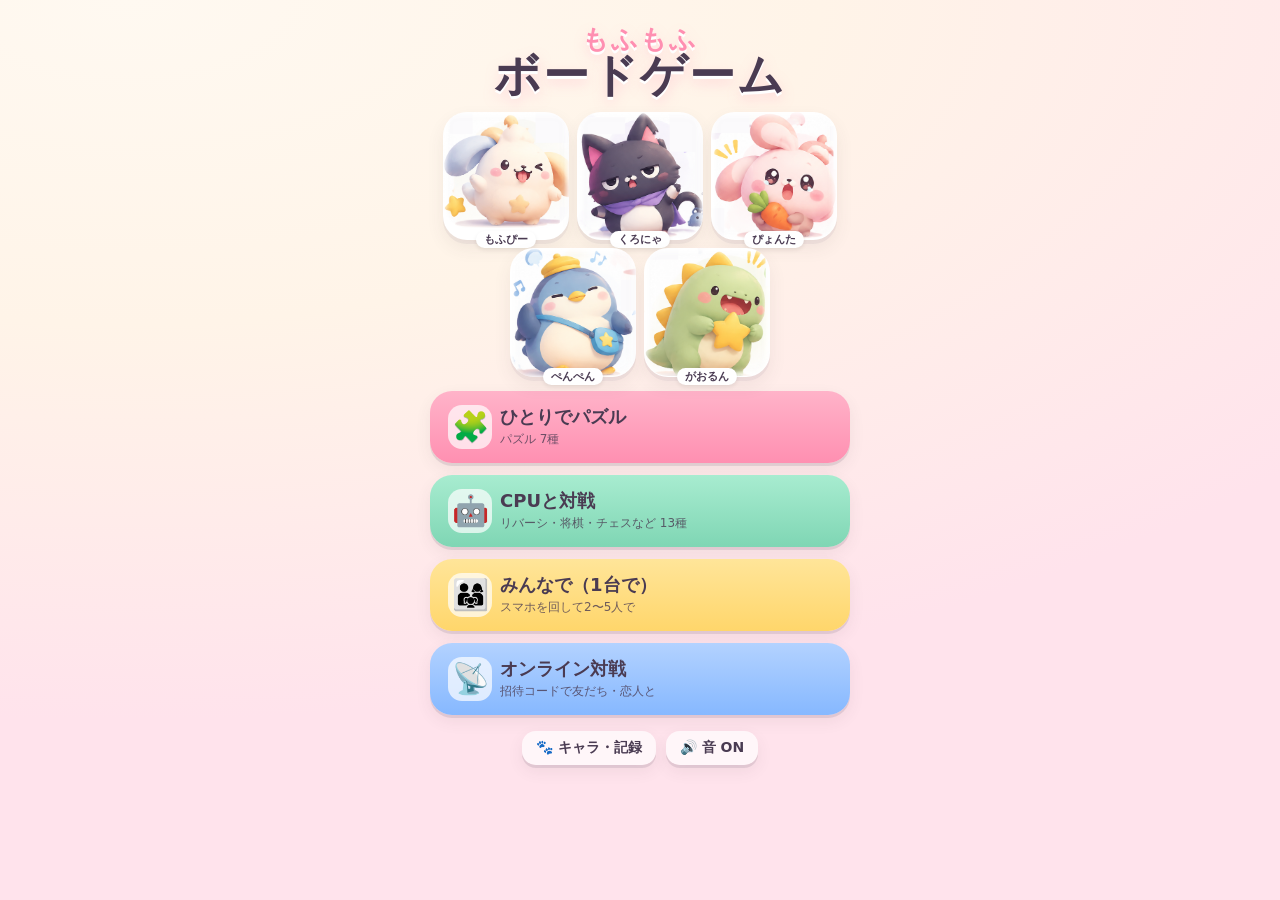
<file: apps/MofuBoard/Resources/index.html>
<!DOCTYPE html>
<html lang="ja">
<head>
<meta charset="utf-8">
<meta name="viewport" content="width=device-width,initial-scale=1,maximum-scale=1,user-scalable=no,viewport-fit=cover">
<title>もふもふボードゲーム</title>
<link rel="stylesheet" href="style.css">
</head>
<body>
<div id="app">
  <!-- タイトル -->
  <section class="screen" id="scr-title">
    <div class="title-wrap">
      <div class="logo"><span class="l1">もふもふ</span><span class="l2">ボードゲーム</span></div>
      <div class="title-chars" id="titleChars"></div>
      <div class="menu-big">
        <button class="btn big pink" data-go="solo"><span class="ico">🧩</span><span><b>ひとりでパズル</b><small id="cntSolo">パズル</small></span></button>
        <button class="btn big mint" data-go="cpu"><span class="ico">🤖</span><span><b>CPUと対戦</b><small id="cntCpu">ボードゲーム</small></span></button>
        <button class="btn big lemon" data-go="local"><span class="ico">👨‍👩‍👧</span><span><b>みんなで（1台で）</b><small>スマホを回して2〜5人で</small></span></button>
        <button class="btn big sky" data-go="online"><span class="ico">📡</span><span><b>オンライン対戦</b><small>招待コードで友だち・恋人と</small></span></button>
      </div>
      <div class="title-foot">
        <button class="btn small ghost" data-go="profile">🐾 キャラ・記録</button>
        <button class="btn small ghost" id="sndBtn">🔊 音</button>
      </div>
    </div>
  </section>

  <!-- ゲーム選択 -->
  <section class="screen" id="scr-list">
    <header class="bar"><button class="back" data-back>‹</button><h2 id="listTitle">ゲームを選ぶ</h2><span></span></header>
    <div class="scroll"><div class="game-list" id="gameList"></div></div>
  </section>

  <!-- 設定 -->
  <section class="screen" id="scr-setup">
    <header class="bar"><button class="back" data-back>‹</button><h2 id="setupTitle"></h2><button class="qbtn" id="setupRules">？</button></header>
    <div class="scroll"><div class="setup" id="setupBody"></div></div>
  </section>

  <!-- オンライン -->
  <section class="screen" id="scr-online">
    <header class="bar"><button class="back" data-back>‹</button><h2>オンライン対戦</h2><span></span></header>
    <div class="scroll"><div class="online" id="onlineBody"></div></div>
  </section>

  <!-- プロフィール -->
  <section class="screen" id="scr-profile">
    <header class="bar"><button class="back" data-back>‹</button><h2>キャラ・記録</h2><span></span></header>
    <div class="scroll"><div class="profile" id="profileBody"></div></div>
  </section>

  <!-- ゲーム画面 -->
  <section class="screen" id="scr-game">
    <header class="bar gamebar"><button class="back" id="gameBack">‹</button><h2 id="gameTitle"></h2><button class="qbtn" id="gameRules">？</button></header>
    <div class="game-area" id="gameArea"></div>
  </section>
</div>

<div id="modal" class="modal hidden"><div class="modal-card" id="modalCard"></div></div>
<div id="toast" class="toast"></div>
<div id="fx" class="fx"></div>

<script src="core.js"></script>
<script src="kit.js"></script>
<script src="games1.js"></script>
<script src="games2.js"></script>
<script src="shogi.js"></script>
<script src="chess.js"></script>
<script src="games3.js"></script>
<script src="blocks.js"></script>
<script src="puzzles.js"></script>
<script src="table.js"></script>
<script src="net.js"></script>
<script src="app.js"></script>
</body>
</html>
</file>
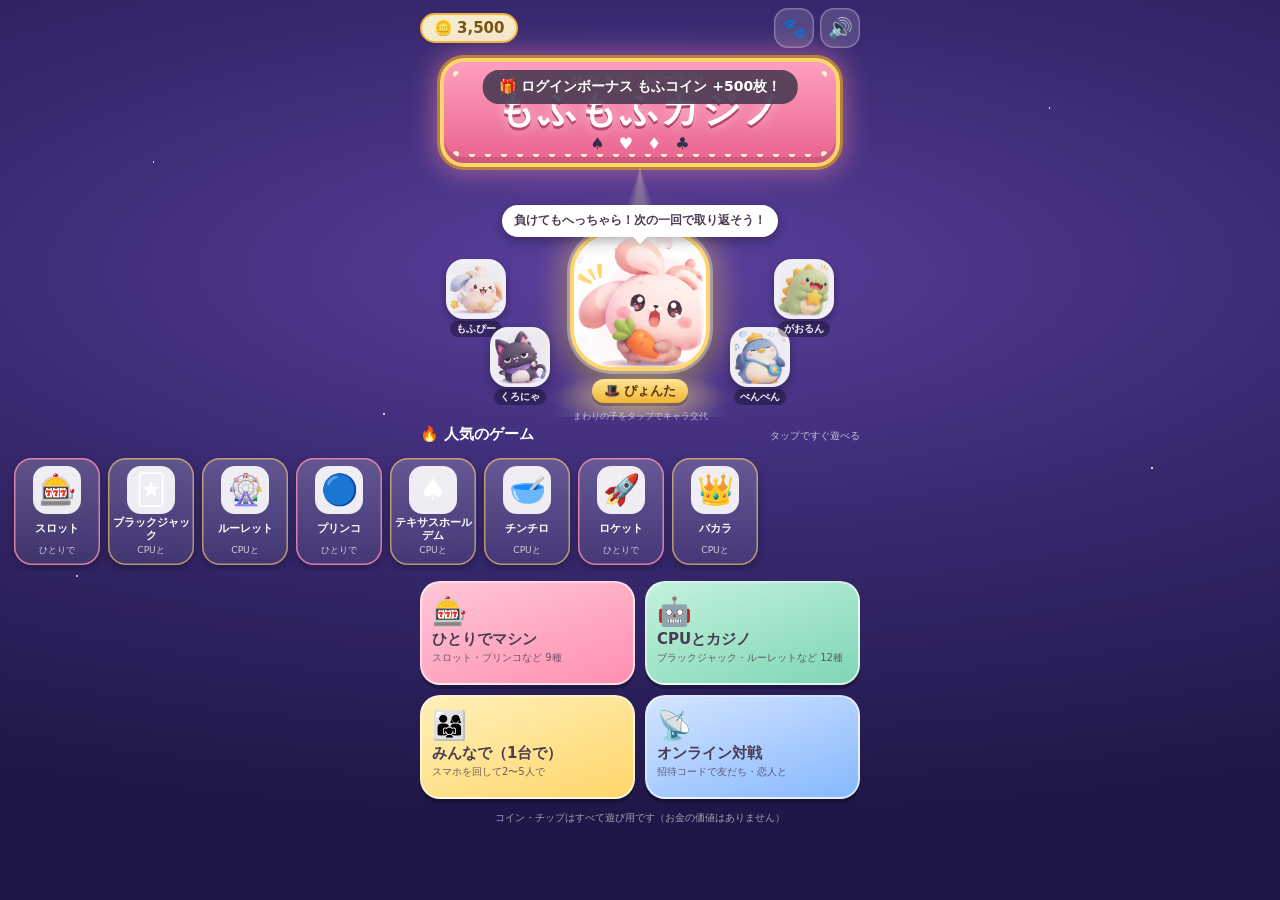
<file: apps/MofuCasino/Resources/index.html>
<!DOCTYPE html>
<html lang="ja">
<head>
<meta charset="utf-8">
<meta name="viewport" content="width=device-width,initial-scale=1,maximum-scale=1,user-scalable=no,viewport-fit=cover">
<title>もふもふカジノ</title>
<link rel="stylesheet" href="style.css">
</head>
<body>
<div id="app">
  <!-- タイトル（カジノのロビー） -->
  <section class="screen" id="scr-title">
    <div class="lobby">
      <div class="lobby-stars"></div>
      <div class="lobby-top">
        <div id="titleCoin"></div>
        <div class="lobby-icons">
          <button class="icon-btn" data-go="profile" aria-label="キャラ・記録">🐾</button>
          <button class="icon-btn" id="sndBtn" aria-label="音">🔊</button>
        </div>
      </div>
      <div class="marquee">
        <div class="bulbs"></div>
        <div class="mq-sub">MOFU MOFU</div>
        <div class="mq-main">もふもふカジノ</div>
        <div class="mq-suits"><span>♠</span><span class="r">♥</span><span class="r">♦</span><span>♣</span></div>
      </div>
      <div class="stage" id="stage"></div>
      <div class="hot-head"><span>🔥 人気のゲーム</span><small>タップですぐ遊べる</small></div>
      <div class="hot-row" id="hotRow"></div>
      <div class="menu-grid">
        <button class="mbtn m-solo" data-go="solo"><span class="ico">🎰</span><b>ひとりでマシン</b><small id="cntSolo">スロットなど</small></button>
        <button class="mbtn m-cpu" data-go="cpu"><span class="ico">🤖</span><b>CPUとカジノ</b><small id="cntCpu">カジノゲーム</small></button>
        <button class="mbtn m-local" data-go="local"><span class="ico">👨‍👩‍👧</span><b>みんなで（1台で）</b><small>スマホを回して2〜5人で</small></button>
        <button class="mbtn m-online" data-go="online"><span class="ico">📡</span><b>オンライン対戦</b><small>招待コードで友だち・恋人と</small></button>
      </div>
      <p class="free-note">コイン・チップはすべて遊び用です（お金の価値はありません）</p>
    </div>
  </section>

  <!-- ゲーム選択 -->
  <section class="screen" id="scr-list">
    <header class="bar"><button class="back" data-back>‹</button><h2 id="listTitle">ゲームを選ぶ</h2><span></span></header>
    <div class="scroll"><div class="game-list" id="gameList"></div></div>
  </section>

  <!-- 設定 -->
  <section class="screen" id="scr-setup">
    <header class="bar"><button class="back" data-back>‹</button><h2 id="setupTitle"></h2><button class="qbtn" id="setupRules">？</button></header>
    <div class="scroll"><div class="setup" id="setupBody"></div></div>
  </section>

  <!-- オンライン -->
  <section class="screen" id="scr-online">
    <header class="bar"><button class="back" data-back>‹</button><h2>オンライン対戦</h2><span></span></header>
    <div class="scroll"><div class="online" id="onlineBody"></div></div>
  </section>

  <!-- プロフィール -->
  <section class="screen" id="scr-profile">
    <header class="bar"><button class="back" data-back>‹</button><h2>キャラ・記録</h2><span></span></header>
    <div class="scroll"><div class="profile" id="profileBody"></div></div>
  </section>

  <!-- ゲーム画面 -->
  <section class="screen" id="scr-game">
    <header class="bar gamebar"><button class="back" id="gameBack">‹</button><h2 id="gameTitle"></h2><button class="qbtn" id="gameRules">？</button></header>
    <div class="game-area" id="gameArea"></div>
  </section>
</div>

<div id="modal" class="modal hidden"><div class="modal-card" id="modalCard"></div></div>
<div id="toast" class="toast"></div>
<div id="fx" class="fx"></div>

<script src="core.js"></script>
<script src="kit.js"></script>
<script src="cards.js"></script>
<script src="casino.js"></script>
<script src="games_cards.js"></script>
<script src="games_dice.js"></script>
<script src="games_social.js"></script>
<script src="solo.js"></script>
<script src="table.js"></script>
<script src="net.js"></script>
<script src="app.js"></script>
</body>
</html>
</file>
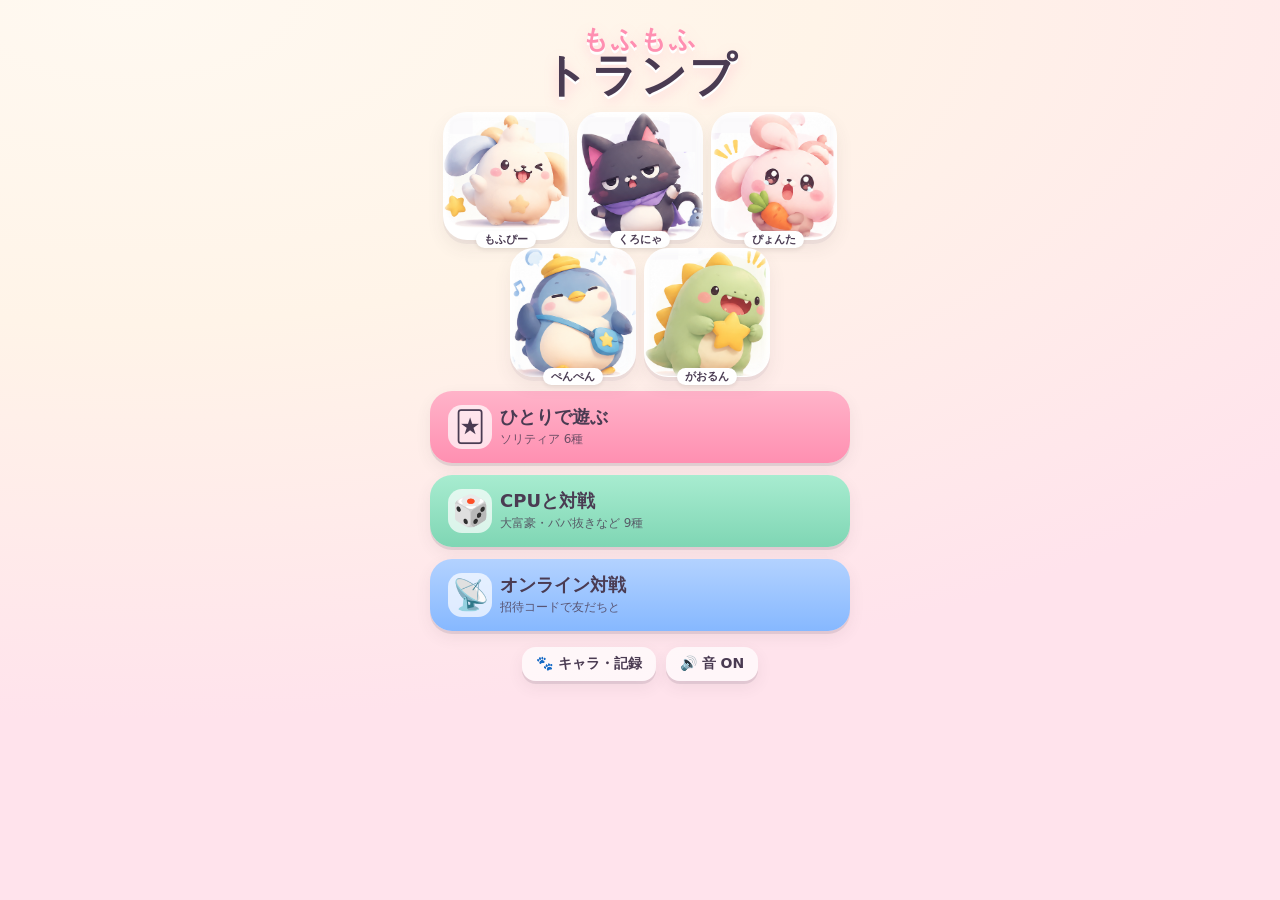
<file: apps/MofuTrump/Resources/index.html>
<!DOCTYPE html>
<html lang="ja">
<head>
<meta charset="utf-8">
<meta name="viewport" content="width=device-width,initial-scale=1,maximum-scale=1,user-scalable=no,viewport-fit=cover">
<title>もふもふトランプ</title>
<link rel="stylesheet" href="style.css">
</head>
<body>
<div id="app">
  <!-- タイトル -->
  <section class="screen" id="scr-title">
    <div class="title-wrap">
      <div class="logo"><span class="l1">もふもふ</span><span class="l2">トランプ</span></div>
      <div class="title-chars" id="titleChars"></div>
      <div class="menu-big">
        <button class="btn big pink" data-go="solo"><span class="ico">🃏</span><span><b>ひとりで遊ぶ</b><small>ソリティア 6種</small></span></button>
        <button class="btn big mint" data-go="cpu"><span class="ico">🎲</span><span><b>CPUと対戦</b><small>大富豪・ババ抜きなど 9種</small></span></button>
        <button class="btn big sky" data-go="online"><span class="ico">📡</span><span><b>オンライン対戦</b><small>招待コードで友だちと</small></span></button>
      </div>
      <div class="title-foot">
        <button class="btn small ghost" data-go="profile">🐾 キャラ・記録</button>
        <button class="btn small ghost" id="sndBtn">🔊 音</button>
      </div>
    </div>
  </section>

  <!-- ゲーム選択（ソロ / CPU） -->
  <section class="screen" id="scr-list">
    <header class="bar"><button class="back" data-back>‹</button><h2 id="listTitle">ゲームを選ぶ</h2><span></span></header>
    <div class="scroll"><div class="game-list" id="gameList"></div></div>
  </section>

  <!-- 対戦設定 -->
  <section class="screen" id="scr-setup">
    <header class="bar"><button class="back" data-back>‹</button><h2 id="setupTitle"></h2><button class="qbtn" id="setupRules">？</button></header>
    <div class="scroll"><div class="setup" id="setupBody"></div></div>
  </section>

  <!-- オンライン -->
  <section class="screen" id="scr-online">
    <header class="bar"><button class="back" data-back>‹</button><h2>オンライン対戦</h2><span></span></header>
    <div class="scroll"><div class="online" id="onlineBody"></div></div>
  </section>

  <!-- プロフィール -->
  <section class="screen" id="scr-profile">
    <header class="bar"><button class="back" data-back>‹</button><h2>キャラ・記録</h2><span></span></header>
    <div class="scroll"><div class="profile" id="profileBody"></div></div>
  </section>

  <!-- ゲーム画面 -->
  <section class="screen" id="scr-game">
    <header class="bar gamebar"><button class="back" id="gameBack">‹</button><h2 id="gameTitle"></h2><button class="qbtn" id="gameRules">？</button></header>
    <div class="game-area" id="gameArea"></div>
  </section>
</div>

<div id="modal" class="modal hidden"><div class="modal-card" id="modalCard"></div></div>
<div id="toast" class="toast"></div>
<div id="fx" class="fx"></div>

<script src="core.js"></script>
<script src="cards.js"></script>
<script src="solo.js"></script>
<script src="multi.js"></script>
<script src="multi2.js"></script>
<script src="table.js"></script>
<script src="net.js"></script>
<script src="app.js"></script>
</body>
</html>
</file>
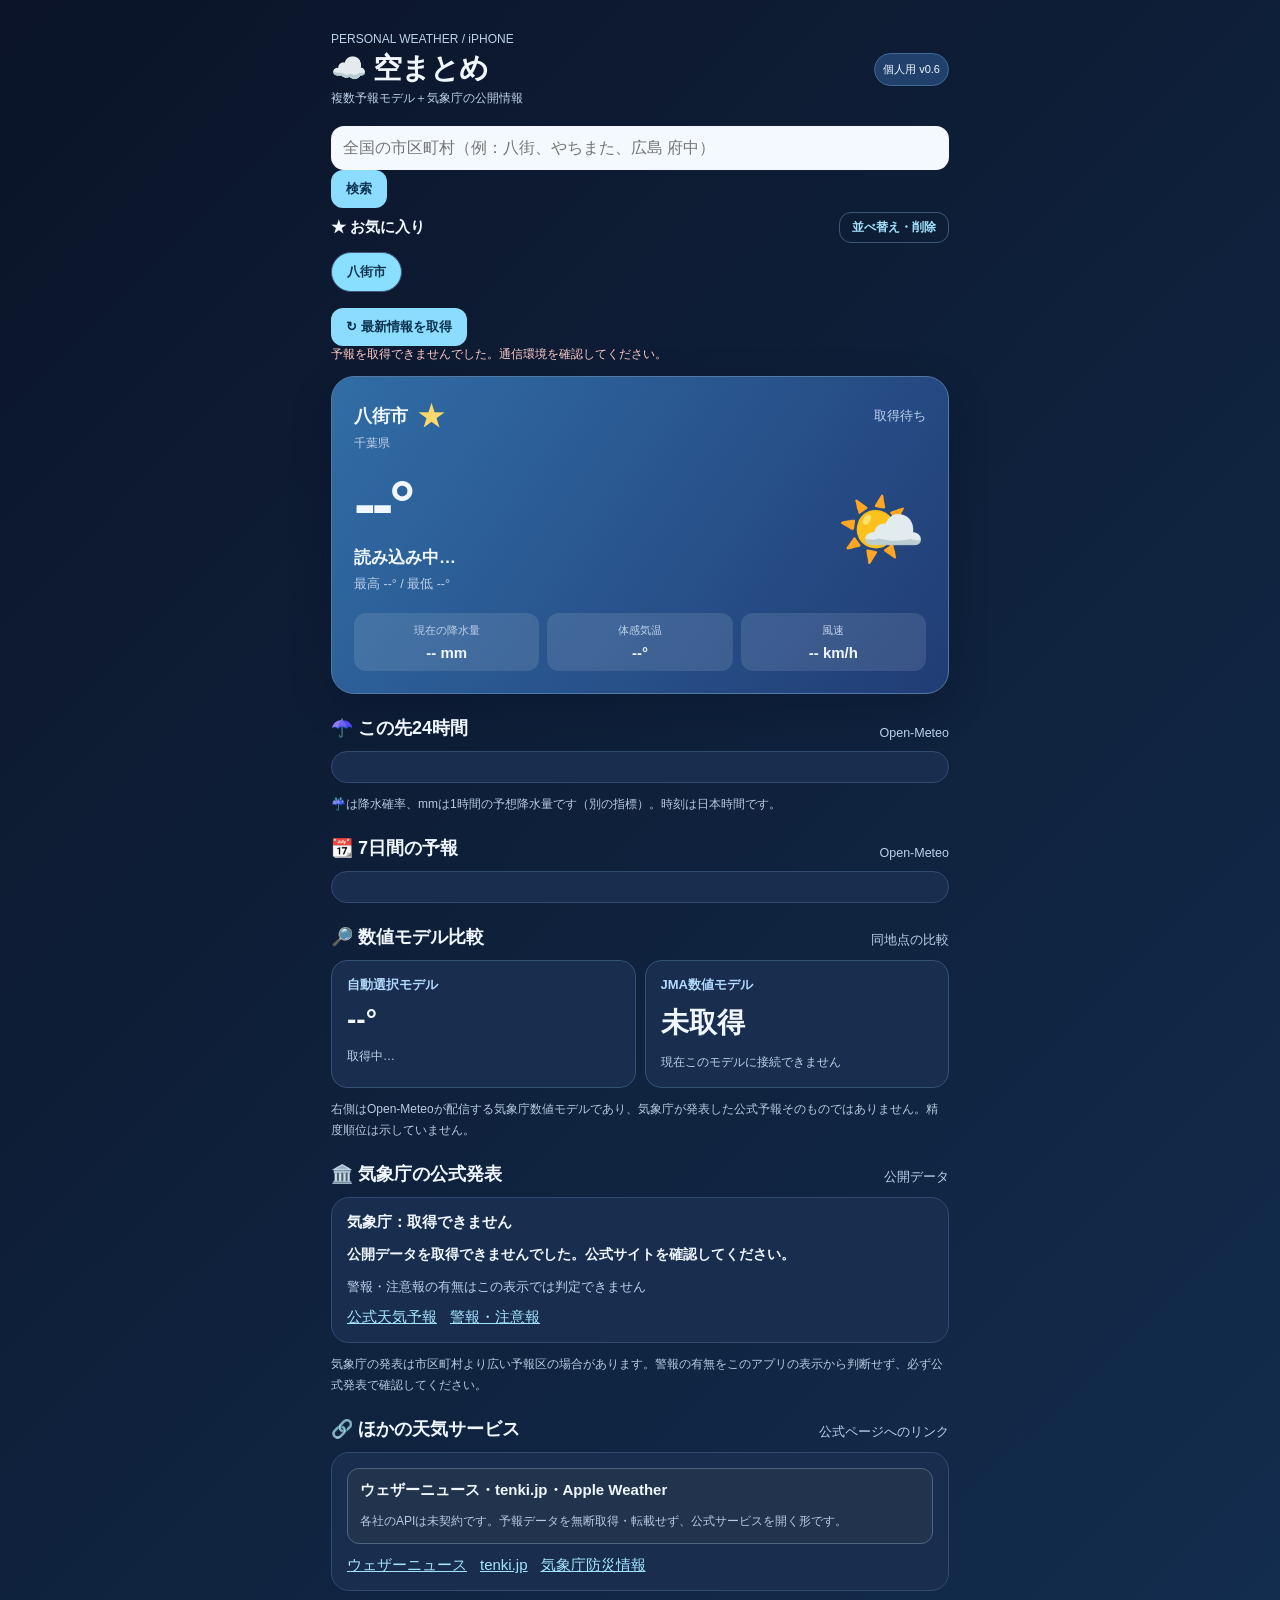
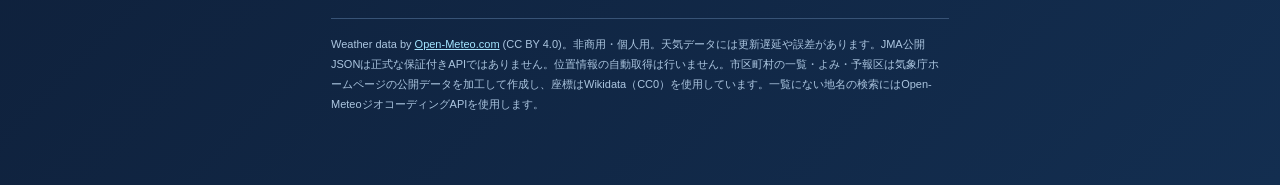
<file: apps/SoraMatome/www/index.html>
<!doctype html>
<html lang="ja"><head><meta charset="utf-8"><meta name="viewport" content="width=device-width,initial-scale=1,viewport-fit=cover"><meta name="theme-color" content="#112344"><title>空まとめ｜自分専用の天気予報</title>
<style>
:root{color-scheme:dark;--bg:#0a152a;--card:#192d4e;--card2:#20385e;--ink:#f0f7ff;--muted:#bdd0ea;--aqua:#72d9ff;--line:#3a5477}*{box-sizing:border-box}body{margin:0;background:linear-gradient(135deg,#0b1428,#132e50);color:var(--ink);font:15px -apple-system,BlinkMacSystemFont,"Hiragino Kaku Gothic ProN",sans-serif}main{max-width:650px;margin:auto;padding:30px 16px 70px}header{display:flex;justify-content:space-between;align-items:center;gap:8px;margin:0 0 18px}.brand{font-size:29px;font-weight:900;letter-spacing:-1px}.muted,small{color:var(--muted)}.muted{font-size:12px;line-height:1.6}.pill{font-size:11px;background:#21416c;border:1px solid #3c6b97;padding:8px;border-radius:99px;white-space:nowrap}.search{display:flex;gap:8px;margin:15px 0 9px}input{width:100%;min-width:0;background:#f4f9ff;border:0;color:#102038;border-radius:13px;padding:13px 12px;font-size:16px}button{border:0;border-radius:12px;padding:10px 15px;background:#8cdcff;color:#09314d;font-size:13px;font-weight:800;cursor:pointer}.suggest{display:grid;gap:5px;margin:0 0 10px}.suggest:empty{display:none}.suggest button{display:flex;justify-content:space-between;align-items:center;text-align:left;background:#1c3455;color:var(--ink);border:1px solid #3e577b;padding:11px 13px;font-size:15px;font-weight:700}.suggest button small{font-weight:400;font-size:12px}.suggest .note{margin:0 2px}.favhead{display:flex;justify-content:space-between;align-items:center;margin:4px 0 0}.favhead h2{font-size:15px}.favhead button{background:transparent;color:#a3e5ff;border:1px solid #3e577b;padding:6px 12px;font-size:12px}.chips .t{margin-left:6px;font-weight:400;opacity:.85}.chips .empty{font-size:12px;color:var(--muted);line-height:1.6}.chips .edit{display:inline-flex;align-items:center;gap:2px;background:#1c3455;border:1px solid #3e577b;border-radius:99px;padding:2px 2px 2px 12px;font-size:13px;font-weight:800}.chips .edit button{background:transparent;border:0;padding:8px 9px;color:#c6e1f9}.chips .edit button.del{color:#ffcbc6}.star{background:transparent;border:0;padding:4px 6px;font-size:26px;line-height:1;color:#ffd86b}.star[aria-pressed=false]{color:#cfe2f7}.locwrap{display:flex;align-items:center;gap:4px}.chips{display:flex;gap:7px;flex-wrap:wrap;margin:9px 0 16px}.chips button{background:#1c3455;color:#c6e1f9;border:1px solid #3e577b;border-radius:99px}.chips button.selected{color:#12324d;background:#88dfff}.status{color:#9ef0da;min-height:18px;font-size:12px;margin-bottom:12px}.status.error{color:#ffcbc6}.hero{padding:22px;background:linear-gradient(125deg,#316da6,#213c75);border:1px solid #5278a5;border-radius:23px;box-shadow:0 14px 40px #030d213e}.top,.big,.sh{display:flex;justify-content:space-between;align-items:center;gap:10px}.location{font-size:18px;font-weight:800}.big{margin:12px 0}.temp{font-size:65px;font-weight:850;letter-spacing:-4px}.heroIcon{font-size:72px}.conditions{font-size:17px;font-weight:700;margin:5px 0}.three{display:grid;grid-template-columns:repeat(3,1fr);gap:8px;margin-top:20px}.metric{background:#ffffff1c;border-radius:12px;padding:10px 4px;text-align:center}.metric small{display:block;font-size:11px;margin-bottom:6px}.metric strong{font-size:15px}section{margin-top:22px}.sh{align-items:end;margin-bottom:11px}h2{font-size:18px;margin:0}h3{font-size:13px;margin:0;color:#b2d9fe}.panel{border:1px solid #314b70;background:var(--card);padding:15px;border-radius:18px}.hourly{display:flex;gap:9px;overflow-x:auto;scrollbar-width:thin}.hour{flex:0 0 76px;text-align:center;background:var(--card2);padding:12px 5px;border-radius:14px}.hour .emoji{font-size:28px;margin:9px 0}.hour .rain{font-size:11px;color:#8bd9ff;margin-top:8px}.hour .mm{font-size:10px;color:#bdd0ea;margin-top:3px}.rows{display:grid;gap:4px}.day{display:grid;grid-template-columns:1fr 38px 61px 87px;align-items:center;gap:4px;padding:12px 2px;border-bottom:1px solid #304968;font-size:13px}.day:last-child{border:0}.rain{color:#8bd9ff}.compare{display:grid;grid-template-columns:1fr 1fr;gap:9px}.model{background:var(--card);border:1px solid #345273;border-radius:16px;padding:15px}.model .reading{font-size:28px;font-weight:800;margin:10px 0}.model .details{font-size:12px;color:#bdd3e9;white-space:pre-line;line-height:1.7}.links{display:flex;gap:13px;flex-wrap:wrap;margin-top:12px}a{color:#a3e5ff}.note{color:#b7cbe1;line-height:1.7;font-size:12px;margin-top:11px}.official{font-size:14px;line-height:1.8;white-space:pre-wrap;margin:10px 0;font-weight:700}.alert{border:1px solid #4e6682;border-radius:12px;padding:12px;background:#21334d}.footer{border-top:1px solid #385376;padding-top:16px;margin-top:27px;font-size:11px;color:#acc6e0;line-height:1.8}button:focus-visible,a:focus-visible,input:focus-visible{outline:3px solid #b6efff;outline-offset:2px}@media(max-width:400px){.temp{font-size:57px}.heroIcon{font-size:58px}.day{grid-template-columns:1fr 30px 50px 78px;font-size:12px}}
</style></head><body><main>
<header><div><div class="muted">PERSONAL WEATHER / iPHONE</div><div class="brand">☁️ 空まとめ</div><div class="muted">複数予報モデル＋気象庁の公開情報</div></div><span class="pill">個人用 v0.6</span></header>
<form id="search"><input id="query" placeholder="全国の市区町村（例：八街、やちまた、広島 府中）" aria-label="地域を検索" autocomplete="off" autocorrect="off" spellcheck="false" enterkeyhint="search" required><button>検索</button></form><div id="suggest" class="suggest" role="listbox" aria-label="地域の候補"></div><div class="favhead"><h2>★ お気に入り</h2><button id="favEdit" type="button" aria-pressed="false">並べ替え・削除</button></div><div id="chips" class="chips" aria-label="お気に入りの地域"></div><button id="refresh" type="button">↻ 最新情報を取得</button><div id="status" class="status" role="status" aria-live="polite"></div>
<div class="hero"><div class="top"><div class="locwrap"><strong id="location" class="location">八街市</strong><button id="fav" class="star" type="button" aria-pressed="false" aria-label="お気に入りに追加">☆</button></div><small id="updated">取得待ち</small></div><small id="pref" class="muted"></small><div class="big"><div><div class="temp" id="temp">--°</div><div class="conditions" id="condition">取得中…</div><small id="range">最高 --° / 最低 --°</small></div><div class="heroIcon" id="icon">🌤️</div></div><div class="three"><div class="metric"><small>現在の降水量</small><strong id="precip">-- mm</strong></div><div class="metric"><small>体感気温</small><strong id="feels">--°</strong></div><div class="metric"><small>風速</small><strong id="wind">-- km/h</strong></div></div></div>
<section><div class="sh"><h2>☂️ この先24時間</h2><small>Open-Meteo</small></div><div class="panel hourly" id="hours">データ取得中…</div><div class="note">☔は降水確率、mmは1時間の予想降水量です（別の指標）。時刻は日本時間です。</div></section>
<section><div class="sh"><h2>📆 7日間の予報</h2><small>Open-Meteo</small></div><div class="panel rows" id="days">データ取得中…</div></section>
<section><div class="sh"><h2>🔎 数値モデル比較</h2><small>同地点の比較</small></div><div class="compare"><div class="model"><h3>自動選択モデル</h3><div class="reading" id="autoTemp">--°</div><div class="details" id="autoDetails">読み込み中</div></div><div class="model"><h3>JMA数値モデル</h3><div class="reading" id="jmaTemp">--°</div><div class="details" id="jmaDetails">読み込み中</div></div></div><div class="note">右側はOpen-Meteoが配信する気象庁数値モデルであり、気象庁が発表した公式予報そのものではありません。精度順位は示していません。</div></section>
<section><div class="sh"><h2>🏛️ 気象庁の公式発表</h2><small>公開データ</small></div><div class="panel"><strong id="jmaRegion">予報区を確認中</strong><div id="jmaText" class="official">取得中…</div><small id="jmaIssue"></small><div class="links"><a href="https://www.jma.go.jp/bosai/forecast/" target="_blank" rel="noopener">公式天気予報</a><a href="https://www.jma.go.jp/bosai/warning/" target="_blank" rel="noopener">警報・注意報</a></div></div><div class="note">気象庁の発表は市区町村より広い予報区の場合があります。警報の有無をこのアプリの表示から判断せず、必ず公式発表で確認してください。</div></section>
<section><div class="sh"><h2>🔗 ほかの天気サービス</h2><small>公式ページへのリンク</small></div><div class="panel"><div class="alert"><strong>ウェザーニュース・tenki.jp・Apple Weather</strong><div class="note">各社のAPIは未契約です。予報データを無断取得・転載せず、公式サービスを開く形です。</div></div><div class="links"><a href="https://weathernews.jp/" target="_blank" rel="noopener">ウェザーニュース</a><a href="https://tenki.jp/" target="_blank" rel="noopener">tenki.jp</a><a href="https://www.jma.go.jp/bosai/" target="_blank" rel="noopener">気象庁防災情報</a></div></div></section>
<div class="footer">Weather data by <a href="https://open-meteo.com/" target="_blank" rel="noopener">Open-Meteo.com</a> (CC BY 4.0)。非商用・個人用。天気データには更新遅延や誤差があります。JMA公開JSONは正式な保証付きAPIではありません。位置情報の自動取得は行いません。市区町村の一覧・よみ・予報区は気象庁ホームページの公開データを加工して作成し、座標はWikidata（CC0）を使用しています。一覧にない地名の検索にはOpen-MeteoジオコーディングAPIを使用します。</div>
</main><script src="municipalities.js"></script><script src="logic.js"></script><script>
"use strict";
const L=window.SoraLogic,E=id=>document.getElementById(id);
// 全国の市区町村（気象庁の予報区つき）。読み込めない場合は最低限の地点だけ使う。
const ALL=Array.isArray(window.SoraMunicipalities)?window.SoraMunicipalities:[];
const byCode=code=>{let r=ALL.find(x=>x[0]===code);return r?L.rowToPlace(r):null};
const home=byCode("12230")||{name:"八街市",pref:"千葉県",lat:35.6659,lon:140.3179,office:"120000",area:"120010"};
const same=(a,b)=>L.placeKey(a)===L.placeKey(b);
// お気に入り：初回は八街市だけ。☆で追加・解除、「並べ替え・削除」で編集。
let favs=null,editing=false;try{favs=L.loadFavorites(localStorage.getItem("sora-favorites"),byCode)}catch(_){}if(!favs)favs=[home];
function saveFavs(){try{localStorage.setItem("sora-favorites",JSON.stringify(favs))}catch(_){}}
let selected=favs[0]||home,serial=0;try{let x=JSON.parse(localStorage.getItem("sora-place"));if(L.validPlace(x))selected=(x.code&&byCode(x.code))||x}catch(_){}
const fmt=n=>Number.isFinite(n)?Math.round(n):"--";
const mm=n=>Number.isFinite(n)?n.toFixed(1):"--";
const pic=L.weatherInfo;
function node(tag,cl,text){let e=document.createElement(tag);if(cl)e.className=cl;if(text!==undefined)e.textContent=text;return e}
function status(t,error){E("status").textContent=t;E("status").className="status"+(error?" error":"")}
let pending=new Map(),reqId=0;
window.soraNativeCallback=function(message){let key=String(message.id),p=pending.get(key);if(!p)return;pending.delete(key);clearTimeout(p.timer);message.ok?p.resolve(message.data):p.reject(Error(message.error||"通信失敗"))};
async function json(url){if(window.webkit&&window.webkit.messageHandlers&&window.webkit.messageHandlers.weatherBridge){return await new Promise((resolve,reject)=>{let id=String(++reqId),timer=setTimeout(()=>{pending.delete(id);reject(Error("通信タイムアウト"))},16000);pending.set(id,{resolve,reject,timer});window.webkit.messageHandlers.weatherBridge.postMessage({id,url})})}let r=await fetch(url);if(!r.ok)throw Error("HTTP "+r.status);return await r.json()}
const cacheKey=p=>"sora-cache-"+p.lat+","+p.lon;
function cached(p,hours){try{let x=JSON.parse(localStorage.getItem(cacheKey(p)));return L.cacheUsable(x,new Date(),hours)?x:null}catch(_){return null}}
const hm=t=>new Date(t).toLocaleTimeString("ja-JP",{timeZone:"Asia/Tokyo",hour:"2-digit",minute:"2-digit"});
function chips(){let host=E("chips");host.replaceChildren();E("favEdit").textContent=editing?"完了":"並べ替え・削除";E("favEdit").setAttribute("aria-pressed",String(editing));E("favEdit").style.display=favs.length?"":"none";
if(!favs.length){host.append(node("div","empty","地域を表示して名前の横の ☆ を押すと、ここに追加されます（最大"+L.FAVORITE_MAX+"か所）。"));}
const label=p=>favs.some(x=>x.name===p.name&&!same(x,p))&&p.pref?p.name+"（"+p.pref.replace(/(.+)[都府県]$/,"$1")+"）":p.name;
favs.forEach((p,i)=>{if(editing){let w=node("span","edit",label(p)),btn=(t,label,f,cl,off)=>{let b=node("button",cl||"",t);b.type="button";b.setAttribute("aria-label",p.name+"を"+label);b.disabled=!!off;if(off)b.style.opacity=".3";b.onclick=f;w.append(b)};btn("◀","前へ",()=>{favs=L.moveFavorite(favs,p,-1);saveFavs();chips()},"",i===0);btn("▶","後ろへ",()=>{favs=L.moveFavorite(favs,p,1);saveFavs();chips()},"",i===favs.length-1);btn("✕","お気に入りから削除",()=>{favs=L.removeFavorite(favs,p);if(!favs.length)editing=false;saveFavs();chips();star()},"del");host.append(w);return}
let b=node("button",same(p,selected)?"selected":"",label(p)),c=cached(p,6);if(c&&Number.isFinite(c.data?.current?.temperature_2m))b.append(node("span","t",L.weatherInfo(c.data.current.weather_code)[0]+Math.round(c.data.current.temperature_2m)+"°"));b.type="button";b.onclick=()=>load(p);host.append(b)})}
function star(){let on=L.isFavorite(favs,selected);E("fav").textContent=on?"★":"☆";E("fav").setAttribute("aria-pressed",String(on));E("fav").setAttribute("aria-label",on?"お気に入りから外す":"お気に入りに追加")}
E("fav").onclick=()=>{if(L.isFavorite(favs,selected)){favs=L.removeFavorite(favs,selected);status(selected.name+"をお気に入りから外しました")}else if(favs.length>=L.FAVORITE_MAX){status("お気に入りは"+L.FAVORITE_MAX+"か所までです。「並べ替え・削除」で減らしてください",true);return}else{favs=L.addFavorite(favs,selected);status(selected.name+"をお気に入りに追加しました")}saveFavs();star();chips()};
E("favEdit").onclick=()=>{editing=!editing;chips()};
function forecastUrl(p){let url=new URL("https://api.open-meteo.com/v1/forecast");url.search=new URLSearchParams({latitude:p.lat,longitude:p.lon,current:"temperature_2m,apparent_temperature,precipitation,weather_code,wind_speed_10m",hourly:"temperature_2m,precipitation_probability,precipitation,weather_code",daily:"weather_code,temperature_2m_max,temperature_2m_min,precipitation_probability_max",timezone:"Asia/Tokyo",forecast_days:"7"});return url.toString()}
function store(p,d){try{localStorage.setItem(cacheKey(p),JSON.stringify({time:Date.now(),data:d}))}catch(_){}}
// 起動時・更新時に、ほかのお気に入りの予報も先に取得しておく（押したらすぐ表示できるように）。30分以内に取得済みなら省略。
let prefetching=false;async function prefetch(){if(prefetching)return;prefetching=true;try{for(let p of favs.slice()){if(same(p,selected)||cached(p,0.5))continue;try{let d=await json(forecastUrl(p));if(d&&d.current){store(p,d);chips()}}catch(_){}}}finally{prefetching=false}}
function clear(){for(let id of ["temp","feels","autoTemp","jmaTemp"])E(id).textContent="--°";E("precip").textContent="-- mm";E("wind").textContent="-- km/h";for(let id of ["hours","days"])E(id).replaceChildren();E("condition").textContent="読み込み中…";E("jmaText").textContent="取得中…";E("jmaIssue").textContent="";E("updated").textContent="取得待ち";E("range").textContent="最高 --° / 最低 --°";E("jmaDetails").textContent="取得中…";E("autoDetails").textContent="取得中…"}
function show(d,p){let now=new Date(),c=d.current||{},h=d.hourly||{},dy=d.daily||{},w=pic(c.weather_code);E("location").textContent=p.name;E("temp").textContent=fmt(c.temperature_2m)+"°";E("condition").textContent=w[1];E("icon").textContent=w[0];
let ti=(dy.time||[]).indexOf(L.jstParts(now).day);E("range").textContent=ti<0?"今日の最高・最低：データなし":"最高 "+fmt(dy.temperature_2m_max?.[ti])+"° / 最低 "+fmt(dy.temperature_2m_min?.[ti])+"°";
E("precip").textContent=mm(c.precipitation)+" mm";E("feels").textContent=fmt(c.apparent_temperature)+"°";E("wind").textContent=fmt(c.wind_speed_10m)+" km/h";E("updated").textContent="データ時刻 "+(c.time?c.time.slice(5,10).replace("-","/")+" "+c.time.slice(11,16):"--");E("autoTemp").textContent=fmt(c.temperature_2m)+"°";E("autoDetails").textContent=w[1]+"\n降水量 "+mm(c.precipitation)+" mm\n時刻 "+(c.time?.slice(11,16)||"--")+" JST";
let start=L.hourlyStart(h.time,now),hours=[];if(start<0){E("hours").replaceChildren(node("div","note","時間別データが古いため表示できません。更新してください。"))}else{for(let i=start;i<Math.min(start+24,h.time.length);i++){let e=node("div","hour");e.append(node("small","",h.time[i].slice(11,16)),node("div","emoji",pic(h.weather_code?.[i])[0]),node("strong","",fmt(h.temperature_2m?.[i])+"°"),node("div","rain","☔"+(h.precipitation_probability?.[i]??"--")+"%"),node("div","mm",mm(h.precipitation?.[i])+"mm"));hours.push(e)}E("hours").replaceChildren(...hours)}
let rows=[];for(let i=0;i<(dy.time||[]).length;i++){let e=node("div","day"),date=dy.time[i];e.append(node("span","",L.dayLabel(date,now)),node("span","",pic(dy.weather_code?.[i])[0]),node("span","rain",(dy.precipitation_probability_max?.[i]??"--")+"%"),node("span","",fmt(dy.temperature_2m_max?.[i])+"° / "+fmt(dy.temperature_2m_min?.[i])+"°"));rows.push(e)}E("days").replaceChildren(...rows)}
async function model(p,n){try{let u=new URL("https://api.open-meteo.com/v1/jma");u.search=new URLSearchParams({latitude:p.lat,longitude:p.lon,current:"temperature_2m,weather_code,precipitation",timezone:"Asia/Tokyo"});let d=await json(u.toString());if(n!==serial)return;let c=d.current||{};if(!Number.isFinite(c.temperature_2m))throw Error("値なし");E("jmaTemp").textContent=fmt(c.temperature_2m)+"°";E("jmaDetails").textContent=pic(c.weather_code)[1]+"\n降水量 "+mm(c.precipitation)+" mm\n時刻 "+(c.time?.slice(11,16)||"--")+" JST"}catch(e){if(n!==serial)return;E("jmaTemp").textContent="未取得";E("jmaDetails").textContent="現在このモデルに接続できません"}}
async function jma(p,n){if(!p.office){E("jmaRegion").textContent="気象庁：予報区を自動で決められません";E("jmaText").textContent="この地域は予報区が複数に分かれるため、誤った地域の予報を避けて表示していません。公式サイトで確認してください。";E("jmaIssue").textContent="";return}E("jmaRegion").textContent="気象庁：取得中";try{let d=await json("https://www.jma.go.jp/bosai/forecast/data/forecast/"+p.office+".json");if(n!==serial)return;let r=L.parseJmaForecast(d,p.area,new Date());E("jmaRegion").textContent=r.exact?"気象庁："+(p.pref&&!r.title.startsWith(p.pref)?p.pref:"")+r.title:"気象庁："+r.title+"（お住まいの区域を確認してください）";E("jmaText").textContent=r.lines.join("\n");E("jmaIssue").textContent="発表 "+new Date(r.issued).toLocaleString("ja-JP",{timeZone:"Asia/Tokyo"})+(r.office?" "+r.office:"")}catch(e){if(n!==serial)return;E("jmaRegion").textContent="気象庁：取得できません";E("jmaText").textContent="公開データを取得できませんでした。公式サイトを確認してください。";E("jmaIssue").textContent="警報・注意報の有無はこの表示では判定できません"}}
async function load(p){selected=p;editing=false;try{localStorage.setItem("sora-place",JSON.stringify(p))}catch(e){}let n=++serial;chips();star();clear();E("location").textContent=p.name;E("pref").textContent=p.pref||"";
let saved=cached(p,6);if(saved){show(saved.data,p);status(hm(saved.time)+" 取得の予報を表示中・最新に更新しています…")}else status("天気情報を取得中…");
model(p,n);jma(p,n);try{let d=await json(forecastUrl(p));if(n!==serial)return;if(!d||!d.current)throw Error("形式不明");show(d,p);store(p,d);chips();status("最新の予報データを表示しています");prefetch()}catch(e){if(n!==serial)return;if(saved)status("通信できないため "+hm(saved.time)+" 取得の予報を表示中（最新ではありません）",true);else status("予報を取得できませんでした。通信環境を確認してください。",true)}}
function pick(p){E("query").value="";E("suggest").replaceChildren();E("query").blur();load(p)}
function suggest(){let q=E("query").value.trim(),host=E("suggest");if(!q){host.replaceChildren();return[]}let list=L.searchMunicipalities(ALL,q,12);host.replaceChildren(...list.map(p=>{let b=node("button");b.type="button";b.setAttribute("role","option");b.append(node("span","",p.name),node("small","",p.pref));b.onclick=()=>pick(p);return b}));if(!list.length)host.append(node("div","note","一覧に該当なし。「検索」で地名検索（Open-Meteo）を試せます。"));return list}
E("query").addEventListener("input",suggest);
E("search").addEventListener("submit",async e=>{e.preventDefault();let name=E("query").value.trim();if(!name)return;let list=suggest();if(list.length===1||(list.length&&L.normalize(list[0].name)===L.normalize(name))){pick(list[0]);return}if(list.length){status("候補から選んでください");return}status("地名を検索中…");try{let u="https://geocoding-api.open-meteo.com/v1/search?"+new URLSearchParams({name,count:10,language:"ja",format:"json"});let p=L.placeFromGeocode(await json(u));if(!p)throw Error("not found");pick(p)}catch(_){status("地域が見つかりません。市区町村名を変えてください。",true)}});
E("refresh").onclick=()=>load(selected);
load(selected);
</script></body></html>
</file>
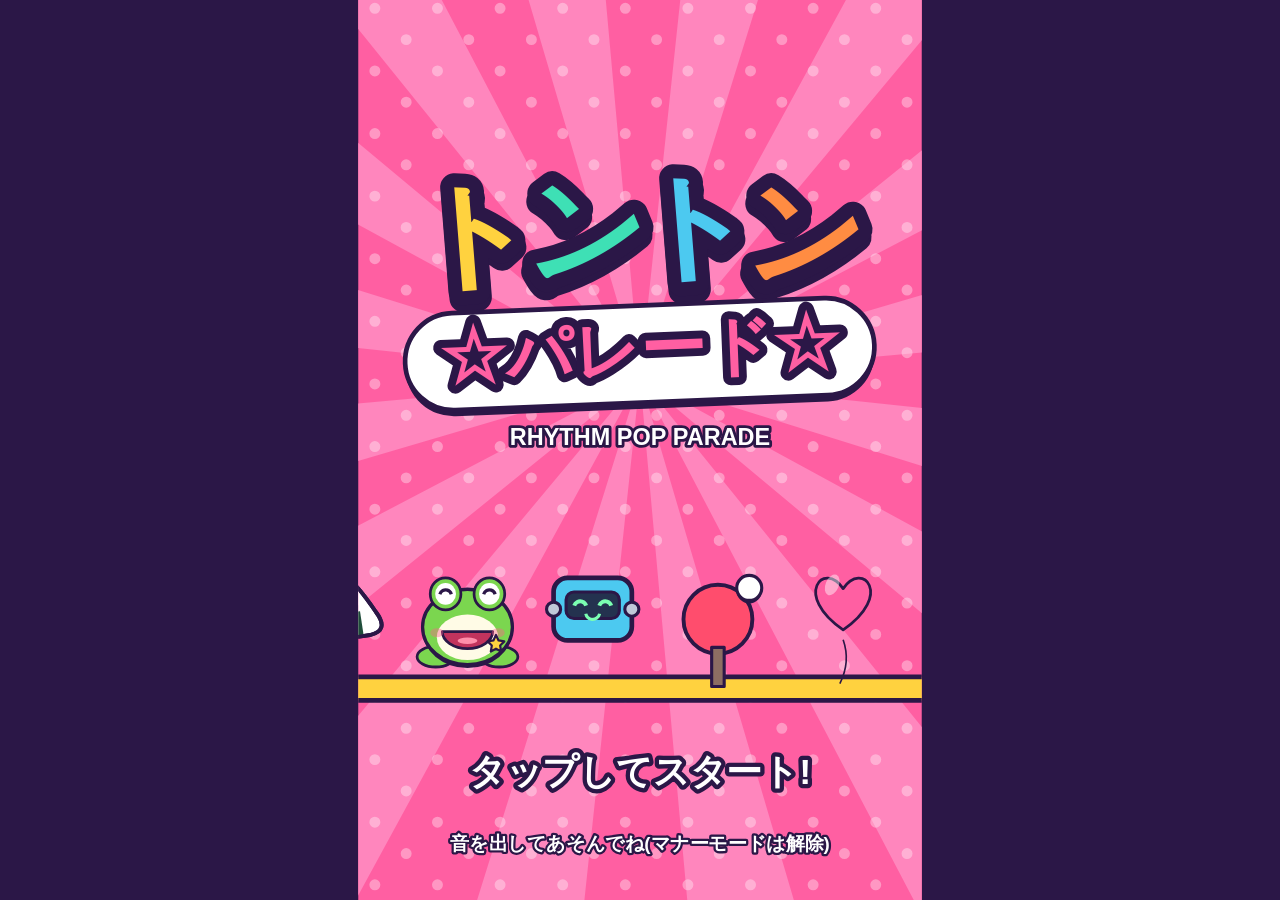
<file: apps/TontonParade/Resources/index.html>
<!DOCTYPE html>
<html lang="ja">
<head>
<meta charset="utf-8">
<meta name="viewport" content="width=device-width,initial-scale=1,maximum-scale=1,user-scalable=no,viewport-fit=cover">
<meta name="apple-mobile-web-app-capable" content="yes">
<meta name="theme-color" content="#ff5fa2">
<title>トントン☆パレード</title>
<style>
  html,body{margin:0;padding:0;height:100%;overflow:hidden;background:#2b1747;
    -webkit-user-select:none;user-select:none;-webkit-touch-callout:none;-webkit-tap-highlight-color:transparent;touch-action:none;overscroll-behavior:none}
  canvas{display:block;touch-action:none}
  #ov{position:fixed;inset:0;z-index:5;background:rgba(43,23,71,.72);display:flex;align-items:center;justify-content:center;padding:max(16px,env(safe-area-inset-left,0px));touch-action:auto}
  #ov .ovp{background:#fffaf0;border:5px solid #2b1747;border-radius:28px;box-shadow:0 8px 0 #2b1747;padding:20px;width:100%;max-width:420px;box-sizing:border-box;
    font-family:"Hiragino Maru Gothic ProN","M PLUS Rounded 1c","Noto Sans CJK JP",sans-serif;color:#2b1747}
  #ov h2{margin:0 0 6px;font-size:22px;text-align:center}
  #ov p{margin:6px 0 10px;font-size:14px;line-height:1.5}
  #ov .msg{color:#d6336c;font-weight:bold;min-height:1.5em}
  #ov input,#ov textarea{width:100%;box-sizing:border-box;font-size:17px;padding:10px 12px;border:3px solid #2b1747;border-radius:14px;background:#fff;color:#2b1747;
    -webkit-user-select:text;user-select:text;touch-action:auto;font-family:inherit}
  #ov textarea{resize:none;font-size:14px}
  #ov .ovb{display:flex;gap:10px;margin-top:12px}
  #ov button{flex:1;font-weight:bold;font-size:17px;font-family:inherit;padding:12px;border:4px solid #2b1747;border-radius:18px;background:#ff5fa2;color:#fff;box-shadow:0 4px 0 #2b1747}
  #ov button.sub{background:#fff;color:#2b1747}
  #ov button:focus-visible{outline:3px solid #4cc9f0;outline-offset:2px}
  #safe{position:fixed;left:0;top:0;width:0;height:0;visibility:hidden;
    padding-top:env(safe-area-inset-top);padding-bottom:env(safe-area-inset-bottom)}
</style>
</head>
<body>
<canvas id="c"></canvas>
<div id="safe"></div>
<script>
// ---- 00_core.js ----
'use strict';
// =====================================================================
//  トントン☆パレード  core : canvas / clock / save / draw helpers / UI
// =====================================================================
const W = 720; let H = 1280;
const FONT = '"Hiragino Maru Gothic ProN","HiraMaruProN-W4","M PLUS Rounded 1c","Noto Sans CJK JP","Noto Sans JP",sans-serif';
const INK = '#2b1747';
const COL = {
  pink: '#ff5fa2', yellow: '#ffd23f', mint: '#3ee0b5', sky: '#4cc9f0', purple: '#8b5cf6',
  orange: '#ff8c42', red: '#ff4d6d', green: '#7bd64f', cream: '#fff6e0', white: '#ffffff', navy: '#1d1b4f'
};
let DPR = 1, SC = 1, OX = 0, OY = 0, VW = 0, VH = 0, SAFE_T = 0, SAFE_B = 0;
const cv = document.getElementById('c');
const g = cv.getContext('2d');
const safeEl = document.getElementById('safe');

function resize() {
  VW = window.innerWidth; VH = window.innerHeight;
  DPR = Math.min(window.devicePixelRatio || 1, 2);
  cv.width = Math.round(VW * DPR); cv.height = Math.round(VH * DPR);
  cv.style.width = VW + 'px'; cv.style.height = VH + 'px';
  SC = VW / W; H = VH / SC;
  if (H < 1150) { H = 1150; SC = VH / H; }
  OX = (VW - W * SC) / 2; OY = 0;
  try {
    const cs = getComputedStyle(safeEl);
    SAFE_T = (parseFloat(cs.paddingTop) || 0) / SC;
    SAFE_B = (parseFloat(cs.paddingBottom) || 0) / SC;
  } catch (e) { SAFE_T = SAFE_B = 0; }
}
window.addEventListener('resize', resize);

// ---------- math / easing ----------
const clamp = (v, a, b) => v < a ? a : v > b ? b : v;
const lerp = (a, b, t) => a + (b - a) * t;
const TAU = Math.PI * 2;
const ease = {
  outCubic: t => 1 - Math.pow(1 - t, 3),
  inCubic: t => t * t * t,
  outBack: t => { const c1 = 1.70158, c3 = c1 + 1; return 1 + c3 * Math.pow(t - 1, 3) + c1 * Math.pow(t - 1, 2); },
  outElastic: t => t === 0 ? 0 : t === 1 ? 1 : Math.pow(2, -10 * t) * Math.sin((t * 10 - 0.75) * (TAU / 3)) + 1,
  inOut: t => t < .5 ? 2 * t * t : 1 - Math.pow(-2 * t + 2, 2) / 2,
};
// beat pulse: 1 at the beat, decays to 0
const pulse = (B, k = 6) => Math.exp(-((B % 1 + 1) % 1) * k);
const frac = x => ((x % 1) + 1) % 1;
function rand(seed) { // deterministic pseudo random 0..1
  const x = Math.sin(seed * 127.1 + 311.7) * 43758.5453; return x - Math.floor(x);
}

// ---------- save ----------
const SAVE_KEY = 'tontonparade_v1';
const SAVE = { calib: 0, music: 0.6, sfx: 1.0, guide: false, res: {}, seenHelp: false };
function loadSave() {
  try {
    // two copies may exist (app storage / web storage): use the newer one
    let a = window.__TT_SAVE__, b = null;
    if (typeof a === 'string') a = JSON.parse(a);
    try { const s = localStorage.getItem(SAVE_KEY); if (s) b = JSON.parse(s); } catch (e) { }
    let d = a || b;
    if (a && b) d = (b.ts || 0) > (a.ts || 0) ? b : a;
    if (d && typeof d === 'object') Object.assign(SAVE, d);
  } catch (e) { }
}
function writeSave() {
  SAVE.ts = Date.now();
  const s = JSON.stringify(SAVE);
  try { localStorage.setItem(SAVE_KEY, s); } catch (e) { }
  try { if (window.ReactNativeWebView) window.ReactNativeWebView.postMessage(JSON.stringify({ type: 'save', data: s })); } catch (e) { }
}
function haptic(kind) {
  try { if (window.ReactNativeWebView) window.ReactNativeWebView.postMessage(JSON.stringify({ type: 'haptic', kind })); } catch (e) { }
}

// ---------- drawing helpers ----------
function circle(x, y, r) { g.beginPath(); g.arc(x, y, Math.max(0.01, r), 0, TAU); }
function ell(x, y, rx, ry, rot = 0) { g.beginPath(); g.ellipse(x, y, Math.max(.01, rx), Math.max(.01, ry), rot, 0, TAU); }
function rrect(x, y, w, h, r) {
  r = Math.min(r, w / 2, h / 2);
  g.beginPath(); g.moveTo(x + r, y); g.arcTo(x + w, y, x + w, y + h, r); g.arcTo(x + w, y + h, x, y + h, r);
  g.arcTo(x, y + h, x, y, r); g.arcTo(x, y, x + w, y, r); g.closePath();
}
function fs(fill, lw = 6, stroke = INK) {
  if (fill) { g.fillStyle = fill; g.fill(); }
  if (lw > 0) { g.lineWidth = lw; g.strokeStyle = stroke; g.lineJoin = 'round'; g.stroke(); }
}
function text(str, x, y, size, fill = '#fff', stroke = INK, align = 'center', lw) {
  g.font = `bold ${size}px ${FONT}`; g.textAlign = align; g.textBaseline = 'middle'; g.lineJoin = 'round';
  if (stroke) { g.lineWidth = lw != null ? lw : Math.max(3, size * 0.24); g.strokeStyle = stroke; g.strokeText(str, x, y); }
  g.fillStyle = fill; g.fillText(str, x, y);
}
function textShadow(str, x, y, size, fill, dy = 6, align = 'center') {
  text(str, x, y + dy, size, INK, INK, align);
  text(str, x, y, size, fill, INK, align);
}
function wrapText(str, x, y, size, maxW, fill = INK, lineH = 1.45, align = 'center', stroke = null) {
  g.font = `bold ${size}px ${FONT}`;
  const lines = []; let cur = '';
  for (const ch of str) {
    if (ch === '\n') { lines.push(cur); cur = ''; continue; }
    if (g.measureText(cur + ch).width > maxW && cur) { lines.push(cur); cur = ch; } else cur += ch;
  }
  if (cur) lines.push(cur);
  lines.forEach((l, i) => text(l, x, y + i * size * lineH, size, fill, stroke, align, stroke ? size * 0.2 : 0));
  return lines.length * size * lineH;
}
// pop shadow: draw path twice (offset ink, then fill)
function popShape(pathFn, fill, lw = 6, dy = 8) {
  g.save(); g.translate(0, dy); pathFn(); g.fillStyle = INK; g.fill(); g.restore();
  pathFn(); fs(fill, lw);
}
function sunburst(cx, cy, n, c1, c2, rot, R = 2000) {
  g.fillStyle = c1; g.fillRect(-50, -50, W + 100, H + 100);
  g.fillStyle = c2; g.beginPath();
  for (let i = 0; i < n; i++) {
    const a0 = rot + i * TAU / n, a1 = a0 + TAU / n / 2;
    g.moveTo(cx, cy); g.lineTo(cx + Math.cos(a0) * R, cy + Math.sin(a0) * R); g.lineTo(cx + Math.cos(a1) * R, cy + Math.sin(a1) * R);
  }
  g.fill();
}
function polka(color, sp, r, ox = 0, oy = 0, alpha = 1) {
  g.save(); g.globalAlpha = alpha; g.fillStyle = color; g.beginPath();
  const sx = ((ox % sp) + sp) % sp, sy = ((oy % sp) + sp) % sp;
  for (let y = -sp + sy, row = 0; y < H + sp; y += sp / 2, row++) {
    for (let x = -sp + sx + (row % 2 ? sp / 2 : 0); x < W + sp; x += sp) { g.moveTo(x + r, y); g.arc(x, y, r, 0, TAU); }
  }
  g.fill(); g.restore();
}
function stripes(c1, c2, w, angle, off) {
  g.save(); g.fillStyle = c1; g.fillRect(-50, -50, W + 100, H + 100);
  g.translate(W / 2, H / 2); g.rotate(angle); g.fillStyle = c2;
  const L = Math.hypot(W, H) + 200; off = ((off % (w * 2)) + w * 2) % (w * 2);
  g.beginPath();
  for (let x = -L / 2 - w * 2 + off; x < L / 2; x += w * 2) g.rect(x, -L / 2, w, L);
  g.fill(); g.restore();
}
function star(x, y, r, n = 5, inner = 0.5, rot = -Math.PI / 2) {
  g.beginPath();
  for (let i = 0; i < n * 2; i++) {
    const rr = i % 2 ? r * inner : r; const a = rot + i * Math.PI / n;
    i ? g.lineTo(x + Math.cos(a) * rr, y + Math.sin(a) * rr) : g.moveTo(x + Math.cos(a) * rr, y + Math.sin(a) * rr);
  }
  g.closePath();
}
function heart(x, y, s) {
  g.beginPath(); g.moveTo(x, y + s * 0.9);
  g.bezierCurveTo(x - s * 1.6, y - s * 0.2, x - s * 0.6, y - s * 1.3, x, y - s * 0.4);
  g.bezierCurveTo(x + s * 0.6, y - s * 1.3, x + s * 1.6, y - s * 0.2, x, y + s * 0.9); g.closePath();
}
// cute face: eyes + mouth
function face(x, y, s, o = {}) {
  let eye = o.eye || 'dot'; const mouth = o.mouth || 'smile', look = o.look || 0, lookY = o.lookY || 0;
  if (eye === 'dot' && o.blink !== false) { const seed = x * 0.013 + y * 0.007; if (((sceneT + seed * 1.7) % 3.3 + 3.3) % 3.3 < 0.11) eye = 'closed'; }
  const ex = s * 0.38, ey = -s * 0.08;
  g.lineCap = 'round';
  for (const side of [-1, 1]) {
    const cx = x + side * ex + look * s * 0.12, cy = y + ey + lookY * s * 0.1;
    if (eye === 'happy') { g.beginPath(); g.arc(cx, cy + s * 0.05, s * 0.15, Math.PI * 1.1, Math.PI * 1.9); g.lineWidth = s * 0.09; g.strokeStyle = INK; g.stroke(); }
    else if (eye === 'x') { g.beginPath(); const k = s * 0.12; g.moveTo(cx - k, cy - k); g.lineTo(cx + k, cy + k); g.moveTo(cx + k, cy - k); g.lineTo(cx - k, cy + k); g.lineWidth = s * 0.08; g.strokeStyle = INK; g.stroke(); }
    else if (eye === 'closed') { g.beginPath(); g.moveTo(cx - s * 0.13, cy); g.lineTo(cx + s * 0.13, cy); g.lineWidth = s * 0.08; g.strokeStyle = INK; g.stroke(); }
    else if (eye === 'spiral') { g.beginPath(); for (let a = 0; a < 12; a += 0.4) { const r = a * s * 0.012; g.lineTo(cx + Math.cos(a) * r, cy + Math.sin(a) * r); } g.lineWidth = s * 0.05; g.strokeStyle = INK; g.stroke(); }
    else if (eye === 'none') { }
    else if (eye === 'star') { star(cx, cy, s * 0.17, 5, 0.45); fs(COL.yellow, s * 0.04); }
    else { ell(cx, cy, s * 0.11, s * 0.15); g.fillStyle = INK; g.fill(); circle(cx + s * 0.04, cy - s * 0.06, s * 0.045); g.fillStyle = '#fff'; g.fill(); }
  }
  if (o.cheek !== false) { g.fillStyle = 'rgba(255,90,140,0.45)'; ell(x - s * 0.62, y + s * 0.18, s * 0.14, s * 0.09); g.fill(); ell(x + s * 0.62, y + s * 0.18, s * 0.14, s * 0.09); g.fill(); }
  const my = y + s * 0.28;
  g.lineWidth = s * 0.08; g.strokeStyle = INK;
  if (mouth === 'smile') { g.beginPath(); g.arc(x + look * s * 0.08, my - s * 0.08, s * 0.16, Math.PI * 0.15, Math.PI * 0.85); g.stroke(); }
  else if (mouth === 'open' || mouth === 'big') {
    const r = mouth === 'big' ? s * 0.26 : s * 0.18;
    g.beginPath(); g.arc(x + look * s * 0.08, my - s * 0.05, r, 0, Math.PI); g.closePath(); fs('#b8325a', s * 0.07);
  }
  else if (mouth === 'o') { ell(x + look * s * 0.08, my, s * 0.1, s * 0.13); fs('#b8325a', s * 0.06); }
  else if (mouth === 'sad') { g.beginPath(); g.arc(x, my + s * 0.12, s * 0.15, Math.PI * 1.2, Math.PI * 1.8); g.stroke(); }
  else if (mouth === 'flat') { g.beginPath(); g.moveTo(x - s * 0.12, my); g.lineTo(x + s * 0.12, my); g.stroke(); }
  else if (mouth === 'wave') { g.beginPath(); for (let i = 0; i <= 8; i++) { const px = x - s * 0.2 + i * s * 0.05; g.lineTo(px, my + Math.sin(i * 1.6) * s * 0.04); } g.stroke(); }
}

// ---------- cheering crowd (reacts to combo) ----------
const CROWD_COLS = ['#ff5fa2', '#ffd23f', '#3ee0b5', '#4cc9f0', '#8b5cf6', '#ff8c42', '#7bd64f', '#ff4d6d', '#ffffff'];
function crowd(B, run, yBase, o = {}) {
  const combo = run ? (run.combo || 0) : 0;
  const sad = run && run.missB != null && B - run.missB >= 0 && B - run.missB < 1.2;
  const hype = Math.min(combo, 24) / 24;
  const n = 9;
  for (let row = 0; row < 2; row++) {
    for (let i = 0; i < n; i++) {
      const x = (i + (row ? 0.5 : 0)) * (W / (n - 1)) - (row ? 0 : 0);
      const ph = frac(B + i * 0.13);
      const jump = sad ? 0 : (6 + hype * 26) * Math.exp(-ph * 5) * (row ? 0.8 : 1);
      const y = yBase + row * 70 - jump + (sad ? 8 : 0);
      const c = CROWD_COLS[(i * 3 + row * 5) % CROWD_COLS.length];
      const r = row ? 52 : 46;
      if (!sad && hype > 0.2) { // arms up
        const up = 30 + hype * 40;
        g.lineCap = 'round'; g.lineWidth = 14; g.strokeStyle = INK;
        g.beginPath(); g.moveTo(x - r * 0.7, y + 10); g.lineTo(x - r * 0.9, y - up); g.moveTo(x + r * 0.7, y + 10); g.lineTo(x + r * 0.9, y - up); g.stroke();
        g.lineWidth = 7; g.strokeStyle = c; g.stroke();
        if (hype > 0.6) { const lc = (i + row) % 2 ? COL.yellow : COL.pink; for (const s of [-1, 1]) { circle(x + s * r * 0.9, y - up - 8, 9); fs(lc, 3); } }
      }
      circle(x, y + 40, r); fs(c, 5);
      face(x, y + 30, r * 0.7, { eye: sad ? 'closed' : hype > 0.4 ? 'happy' : 'dot', mouth: sad ? 'o' : hype > 0.3 ? 'open' : 'smile', cheek: true });
    }
  }
  if (sad) text('あ〜…', W / 2, yBase - 40, 40, '#fff');
}

// ---------- groove: every character dances on the beat ----------
let HYPE = 1; // 0.8 .. 1.8, follows the combo
function groove(B, phase = 0) {
  const ph = frac(B + phase), k = Math.exp(-ph * 5);
  return { sx: 1 + 0.06 * HYPE * k, sy: 1 - 0.08 * HYPE * k + 0.02 * HYPE * (1 - k), lean: Math.sin((B + phase) * Math.PI) * 0.05 * HYPE };
}
function grooveAt(x, footY, B, phase, fn) {
  const q = groove(B, phase);
  g.save(); g.translate(x, footY); g.rotate(q.lean); g.scale(q.sx, q.sy); g.translate(-x, -footY); fn(); g.restore();
}
// small dancing buddies (per stage they get their own look)
function dancer(x, y, s, B, o = {}) {
  const col = o.col || COL.pink, ph = o.phase || 0, beat = Math.floor(B + ph);
  const k = Math.exp(-frac(B + ph) * 5);
  const jump = (beat % 4 === 0 ? 26 : 10) * k * HYPE;
  const armUp = beat % 2 === 0;
  g.save(); g.translate(x, y - jump); g.scale(s, s * (1 - 0.08 * k));
  g.rotate(Math.sin((B + ph) * Math.PI) * 0.12);
  // arms
  g.lineCap = 'round';
  for (const sd of [-1, 1]) {
    const up = (sd < 0) === armUp;
    const ex = sd * 62, ey = up ? -78 : 18;
    g.lineWidth = 16; g.strokeStyle = INK; g.beginPath(); g.moveTo(sd * 34, -6); g.lineTo(ex, ey); g.stroke();
    g.lineWidth = 9; g.strokeStyle = col; g.stroke();
    if (HYPE > 1.3) { circle(ex, ey - 6, 11); fs(sd < 0 ? COL.yellow : COL.mint, 3); }
  }
  // feet
  ell(-20, 44, 16, 9); fs(INK, 0); ell(20, 44, 16, 9); fs(INK, 0);
  // body
  if (o.kind === 'rice') { g.beginPath(); g.moveTo(0, -52); g.quadraticCurveTo(50, -20, 46, 34); g.lineTo(-46, 34); g.quadraticCurveTo(-50, -20, 0, -52); g.closePath(); fs('#fff', 5); g.fillStyle = '#1f4d3a'; g.fillRect(-24, 10, 48, 24); }
  else if (o.kind === 'bot') { rrect(-40, -46, 80, 82, 18); fs(col, 5); rrect(-28, -32, 56, 30, 8); fs('#24324f', 3); }
  else { ell(0, -4, 46, 46); fs(col, 5); }
  if (o.kind === 'bot') { for (const sd of [-1, 1]) { circle(sd * 12, -17, 5); g.fillStyle = k > 0.5 ? '#ffffff' : '#7bffb2'; g.fill(); } g.beginPath(); g.moveTo(0, -46); g.lineTo(0, -66); g.lineWidth = 4; g.strokeStyle = INK; g.stroke(); circle(0, -70, 7); fs(beat % 2 ? COL.red : COL.yellow, 3); }
  else face(0, o.kind === 'rice' ? -10 : -8, 30, { eye: o.kind === 'alien' ? 'dot' : (k > 0.5 ? 'happy' : 'dot'), mouth: k > 0.3 ? 'open' : 'smile' });
  if (o.kind === 'alien') { circle(0, -36, 9); fs('#fff', 3); circle(0, -35, 4); g.fillStyle = INK; g.fill(); g.beginPath(); g.moveTo(-14, -48); g.lineTo(-24, -76); g.moveTo(14, -48); g.lineTo(24, -76); g.lineWidth = 4; g.strokeStyle = INK; g.stroke(); circle(-24, -80, 6); fs(COL.yellow, 3); circle(24, -80, 6); fs(COL.pink, 3); }
  if (o.hat === 'band') { g.fillStyle = COL.red; rrect(-44, -36, 88, 14, 6); fs(COL.red, 3); g.beginPath(); g.moveTo(40, -30); g.lineTo(62, -40); g.lineTo(60, -20); g.closePath(); fs(COL.red, 3); }
  if (o.hat === 'flower') { for (let i = 0; i < 5; i++) { const a = i * TAU / 5 - Math.PI / 2; circle(Math.cos(a) * 12, -50 + Math.sin(a) * 12, 9); fs('#ffb3d1', 3); } circle(0, -50, 7); fs(COL.yellow, 3); }
  if (o.hat === 'bow') { g.beginPath(); g.moveTo(0, -48); g.lineTo(-22, -60); g.lineTo(-22, -36); g.closePath(); g.moveTo(0, -48); g.lineTo(22, -60); g.lineTo(22, -36); g.closePath(); fs(COL.red, 3); circle(0, -48, 6); fs(COL.yellow, 3); }
  if (o.hat === 'top') { rrect(-24, -86, 48, 40, 6); fs(INK, 0); rrect(-36, -50, 72, 10, 4); fs(INK, 0); g.fillStyle = COL.red; g.fillRect(-24, -60, 48, 8); }
  g.restore();
}

// ---------- particles / effects ----------
const SHAKE = { amp: 0, t: 0 };
function shake(a) { SHAKE.amp = Math.max(SHAKE.amp, a); SHAKE.t = 0; }
const JUDGE_LOOK = { p: { t: 'PERFECT!!', s: 60 }, g: { t: 'GREAT!', c: '#ff5fa2', s: 54 }, o: { t: 'GOOD', c: '#3ee0b5', s: 48 }, m: { t: 'MISS', c: '#a59cc2', s: 48 } };
const FX = {
  list: [],
  add(p) { this.list.push(p); if (this.list.length > 400) this.list.shift(); },
  burst(x, y, n, colors, spd = 400, opts = {}) {
    for (let i = 0; i < n; i++) {
      const a = (opts.a0 ?? 0) + Math.random() * (opts.spread ?? TAU), v = spd * (0.4 + Math.random() * 0.8);
      this.add({ k: opts.k || 'conf', x, y, vx: Math.cos(a) * v, vy: Math.sin(a) * v - (opts.up || 0), g: opts.grav ?? 900,
        life: opts.life || (0.7 + Math.random() * 0.5), t: 0, c: colors[i % colors.length], s: (opts.size || 12) * (0.6 + Math.random() * 0.8), r: Math.random() * TAU, vr: (Math.random() - .5) * 14 });
    }
  },
  stars(x, y, n = 6, c = COL.yellow) { this.burst(x, y, n, [c, '#fff'], 380, { k: 'star', size: 18, grav: 300, life: 0.6 }); },
  ring(x, y, c = '#fff', r = 80) { this.add({ k: 'ring', x, y, t: 0, life: 0.35, c, s: r }); },
  word(x, y, str, c = '#fff', size = 54) { this.add({ k: 'word', x, y, t: 0, life: 0.8, c, s: size, str, vy: -120 }); },
  judge(x, y, r, sub) {
    this.list = this.list.filter(p => p.k !== 'judge'); // only the newest judgement stays on screen
    const L = JUDGE_LOOK[r];
    this.add({ k: 'judge', x: clamp(x, 170, W - 170), y, t: 0, life: r === 'm' ? 0.6 : 0.7, jr: r, s: L.s, str: L.t, c: L.c, sub, rot: (Math.random() - 0.5) * 0.18, vy: r === 'm' ? 40 : -90 });
  },
  update(dt) {
    for (const p of this.list) {
      p.t += dt;
      if (p.vx != null) { p.vy += (p.g || 0) * dt; p.x += p.vx * dt; p.y += p.vy * dt; p.vx *= 0.985; }
      if (p.k === 'word' || p.k === 'judge') p.y += p.vy * dt;
      p.r += (p.vr || 0) * dt;
    }
    this.list = this.list.filter(p => p.t < p.life);
  },
  draw() {
    for (const p of this.list) {
      const k = p.t / p.life;
      g.save(); g.globalAlpha = k > 0.7 ? (1 - k) / 0.3 : 1;
      if (p.k === 'conf') { g.translate(p.x, p.y); g.rotate(p.r); g.fillStyle = p.c; g.fillRect(-p.s / 2, -p.s / 4, p.s, p.s / 2); g.lineWidth = 2; g.strokeStyle = INK; g.strokeRect(-p.s / 2, -p.s / 4, p.s, p.s / 2); }
      else if (p.k === 'star') { star(p.x, p.y, p.s, 5, 0.45, p.r); fs(p.c, 3); }
      else if (p.k === 'dot') { circle(p.x, p.y, p.s * (1 - k * 0.5)); fs(p.c, 3); }
      else if (p.k === 'ring') { circle(p.x, p.y, p.s * (0.4 + ease.outCubic(k) * 0.9)); g.lineWidth = 10 * (1 - k); g.strokeStyle = p.c; g.stroke(); }
      else if (p.k === 'word') { const sc = k < 0.15 ? ease.outBack(k / 0.15) : 1; g.translate(p.x, p.y); g.scale(sc, sc); text(p.str, 0, 0, p.s, p.c); }
      else if (p.k === 'judge') {
        const pop = p.t < 0.14 ? ease.outBack(p.t / 0.14) * 1.15 : 1.15 - Math.min(0.15, (p.t - 0.14) * 0.6);
        g.translate(p.x, p.y); g.rotate(p.rot); g.scale(pop, pop);
        if (p.jr === 'p') { // rainbow letters + sparkle
          g.font = `bold ${p.s}px ${FONT}`; const w = g.measureText(p.str).width;
          const gr = g.createLinearGradient(-w / 2, 0, w / 2, 0);
          ['#ff4d6d', '#ff8c42', '#ffd23f', '#7bd64f', '#4cc9f0', '#8b5cf6'].forEach((c, i) => gr.addColorStop(i / 5, c));
          text(p.str, 0, 6, p.s, INK, INK); text(p.str, 0, 0, p.s, gr);
          for (let i = 0; i < 3; i++) { const a = p.t * 6 + i * 2.1; star(Math.cos(a) * (w / 2 + 16), Math.sin(a) * 30 - 6, 12, 4, 0.4); fs('#fff', 2); }
        } else { text(p.str, 0, 5, p.s, INK, INK); text(p.str, 0, 0, p.s, p.c); }
        if (p.sub) text(p.sub, 0, p.s * 0.85, 26, p.sub === 'はやい' ? COL.sky : COL.orange);
      }
      g.restore();
    }
  },
  clear() { this.list = []; }
};

// ---------- immediate-mode UI ----------
const UI = {
  areas: [], pressed: null, pressT: 0,
  begin() { this.areas = []; },
  hit(x, y) { for (let i = this.areas.length - 1; i >= 0; i--) { const a = this.areas[i]; if (x >= a.x && x <= a.x + a.w && y >= a.y && y <= a.y + a.h) return a; } return null; },
  down(p) { const a = this.hit(p.x, p.y); this.pressed = a ? a.id : null; if (a) { this.pressT = performance.now(); if (typeof Sfx !== 'undefined') Sfx.ui(0); } return !!a; },
  up(p) {
    const a = this.hit(p.x, p.y);
    if (a && a.id === this.pressed && !a.disabled) { this.pressed = null; if (typeof Sfx !== 'undefined') Sfx.ui(1); a.fn(); return true; }
    this.pressed = null; return false;
  },
  btn(id, x, y, w, h, label, color, fn, o = {}) {
    const pressed = this.pressed === id;
    const dy = pressed ? 6 : 0;
    this.areas.push({ id, x, y, w, h, fn, disabled: !!o.disabled });
    g.save();
    if (o.disabled) g.globalAlpha = 0.5;
    rrect(x, y + 10, w, h, o.r ?? h / 2.4); g.fillStyle = INK; g.fill();
    rrect(x, y + dy, w, h, o.r ?? h / 2.4); fs(color, 6);
    // gloss
    g.save(); rrect(x, y + dy, w, h, o.r ?? h / 2.4); g.clip();
    g.fillStyle = 'rgba(255,255,255,0.28)'; rrect(x + 14, y + dy + 8, w - 28, h * 0.28, h * 0.14); g.fill(); g.restore();
    const size = o.size || Math.min(h * 0.42, 44);
    if (o.sub) {
      text(label, x + w / 2, y + dy + h * 0.4, size, o.fg || '#fff');
      text(o.sub, x + w / 2, y + dy + h * 0.74, size * 0.48, o.fg || '#fff', INK);
    } else text(label, x + w / 2, y + dy + h / 2 + 1, size, o.fg || '#fff');
    g.restore();
  }
};

// ---------- scene manager & loop ----------
let scene = null, sceneT = 0;
const Scenes = {};
function go(name, arg) {
  const next = Scenes[name];
  if (scene && scene.leave) scene.leave();
  scene = next; sceneT = 0; UI.pressed = null;
  if (scene.enter) scene.enter(arg);
}
let lastFrame = performance.now();
let bgFill = '#ffd23f';
function frame() {
  requestAnimationFrame(frame);
  const now = performance.now();
  const dt = Math.min(0.05, (now - lastFrame) / 1000); lastFrame = now;
  Clock.update();
  Bgm.update();
  sceneT += dt;
  g.setTransform(1, 0, 0, 1, 0, 0);
  g.fillStyle = INK; g.fillRect(0, 0, cv.width, cv.height);
  g.setTransform(DPR * SC, 0, 0, DPR * SC, DPR * OX, DPR * OY);
  g.save(); g.beginPath(); g.rect(0, 0, W, H); g.clip();
  UI.begin();
  if (scene) { if (scene.update) scene.update(dt); scene.draw(); }
  FX.update(dt); FX.draw();
  g.restore();
}
function toLogical(e) { return { x: (e.clientX - OX) / SC, y: (e.clientY - OY) / SC, id: e.pointerId, ts: e.timeStamp }; }
function setupInput() {
  const opts = { passive: false };
  cv.addEventListener('pointerdown', e => { e.preventDefault(); audioUnlock(); const p = toLogical(e); if (scene && scene.down) scene.down(p, e); }, opts);
  cv.addEventListener('pointermove', e => { e.preventDefault(); const p = toLogical(e); if (scene && scene.move) scene.move(p, e); }, opts);
  const up = e => { e.preventDefault(); const p = toLogical(e); if (scene && scene.up) scene.up(p, e); };
  cv.addEventListener('pointerup', up, opts);
  cv.addEventListener('pointercancel', up, opts);
  document.addEventListener('touchstart', e => { if (e.touches.length > 1) e.preventDefault(); }, opts);
  document.addEventListener('gesturestart', e => e.preventDefault(), opts);
  document.addEventListener('visibilitychange', () => { if (document.hidden && scene && scene.onHide) scene.onHide(); });
}

// ---- 01_audio.js ----
// =====================================================================
//  audio engine : context, clock (heard-time), synth, music DSL
// =====================================================================
const A = { ctx: null, out: null, music: null, sfx: null, revSend: null, noise: null };

function audioInit() {
  if (A.ctx) return;
  try { if (navigator.audioSession) navigator.audioSession.type = 'playback'; } catch (e) { }
  const AC = window.AudioContext || window.webkitAudioContext;
  if (!AC) return;
  let ctx;
  try { ctx = new AC({ latencyHint: 'interactive' }); } catch (e) { ctx = new AC(); }
  A.ctx = ctx;
  buildGraph(ctx);
  applyVolume();
}
// music -> duck -> out ; sfx -> out ; out -> compressor -> speaker
function buildGraph(ctx) {
  const comp = ctx.createDynamicsCompressor();
  comp.threshold.value = -12; comp.knee.value = 8; comp.ratio.value = 4; comp.attack.value = 0.003; comp.release.value = 0.12;
  A.out = ctx.createGain(); A.out.gain.value = 0.85;
  A.out.connect(comp); comp.connect(ctx.destination);
  A.duck = ctx.createGain(); A.duck.connect(A.out);
  A.music = ctx.createGain(); A.music.connect(A.duck);
  A.sfx = ctx.createGain(); A.sfx.connect(A.out);
  // small room reverb
  const rev = ctx.createConvolver();
  const len = Math.floor(ctx.sampleRate * 1.4), ib = ctx.createBuffer(2, len, ctx.sampleRate);
  for (let ch = 0; ch < 2; ch++) { const d = ib.getChannelData(ch); for (let i = 0; i < len; i++) d[i] = (Math.random() * 2 - 1) * Math.pow(1 - i / len, 3); }
  rev.buffer = ib;
  A.revSend = ctx.createGain(); A.revSend.gain.value = 0.2; A.revSend.connect(rev); rev.connect(A.out);
  const nb = ctx.createBuffer(1, ctx.sampleRate, ctx.sampleRate), nd = nb.getChannelData(0);
  for (let i = 0; i < nd.length; i++) nd[i] = Math.random() * 2 - 1;
  A.noise = nb;
  A.duckUntil = 0;
}
// briefly lower the music so a cue / action sound is clearly heard
function duck(t, depth = 0.45, len = 0.1) {
  if (!A.duck) return;
  const p = A.duck.gain;
  try {
    if (t > A.duckUntil) { p.cancelScheduledValues(t - 0.004); p.setValueAtTime(1, t - 0.004); }
    p.linearRampToValueAtTime(depth, t + 0.006);
    p.setTargetAtTime(1, t + len, 0.07);
    A.duckUntil = t + len + 0.25;
  } catch (e) { }
}
function applyVolume() { if (!A.ctx) return; A.music.gain.value = SAVE.music; A.sfx.gain.value = SAVE.sfx; }
function audioUnlock() {
  audioInit(); if (!A.ctx) return;
  if (A.ctx.state !== 'running') { try { A.ctx.resume(); } catch (e) { } }
  if (!A._unlocked) {
    A._unlocked = true;
    const b = A.ctx.createBuffer(1, 1, 22050), s = A.ctx.createBufferSource(); s.buffer = b; s.connect(A.ctx.destination); s.start(0);
  }
}

// ---------- heard-time clock ----------
// Clock.t = audio-context time that is currently coming out of the speaker.
function rawOut() {
  const c = A.ctx;
  if (c.getOutputTimestamp) {
    try {
      const ts = c.getOutputTimestamp();
      if (ts && ts.contextTime > 0 && ts.performanceTime > 0) {
        const v = ts.contextTime + (performance.now() - ts.performanceTime) / 1000;
        if (Math.abs(v - c.currentTime) < 0.5) return v;
      }
    } catch (e) { }
  }
  return c.currentTime - (c.outputLatency || c.baseLatency || 0);
}
const Clock = {
  t: 0, last: 0, ok: false,
  update() {
    const pn = performance.now();
    if (!A.ctx) { this.last = pn; return; }
    if (A.ctx.state !== 'running') { this.last = pn; this.ok = false; return; } // frozen while suspended
    const est = rawOut();
    if (!this.ok) { this.t = est; this.ok = true; }
    else {
      let pred = this.t + (pn - this.last) / 1000;
      if (A.ctx.state !== 'running') pred = est;
      const err = est - pred;
      if (Math.abs(err) > 0.05) pred = est; else pred += err * 0.1;
      this.t = pred;
    }
    this.last = pn;
  },
  at(ts) { // heard-time for a DOM event timestamp
    let pn = performance.now();
    if (typeof ts === 'number' && ts > 0 && Math.abs(pn - ts) < 1000) pn = ts;
    return this.t + (pn - this.last) / 1000;
  }
};

// ---------- synth primitives ----------
const mtof = n => 440 * Math.pow(2, (n - 69) / 12);
function adsr(p, t, dur, a, d, s, r, v) {
  p.setValueAtTime(0.0001, t);
  p.linearRampToValueAtTime(v, t + a);
  p.setTargetAtTime(v * s, t + a, Math.max(0.001, d / 3));
  const tr = t + Math.max(dur, a + 0.001);
  p.setTargetAtTime(0.0001, tr, Math.max(0.001, r / 3));
  return tr + r * 1.6 + 0.02;
}
// generic voice
function tone(t, f, dur, o = {}) {
  const c = A.ctx; if (!c) return;
  const out = o.bus || A.music, n = o.uni || 1, v = (o.v ?? 0.2) / Math.sqrt(n);
  const gn = c.createGain();
  const end = adsr(gn.gain, t, dur, o.a ?? 0.004, o.d ?? 0.12, o.s ?? 0.5, o.r ?? 0.08, v);
  let node = gn;
  if (o.cut) {
    const fl = c.createBiquadFilter(); fl.type = o.ft || 'lowpass'; fl.Q.value = o.q ?? 0.7;
    fl.frequency.setValueAtTime(o.cut, t);
    if (o.cutEnd) fl.frequency.exponentialRampToValueAtTime(o.cutEnd, t + (o.cutT || Math.max(0.03, dur)));
    gn.connect(fl); node = fl;
  }
  if (o.pan && c.createStereoPanner) { const pn = c.createStereoPanner(); pn.pan.value = o.pan; node.connect(pn); node = pn; }
  node.connect(out);
  if (o.rev) { const s = c.createGain(); s.gain.value = o.rev; node.connect(s); s.connect(A.revSend); }
  let lfo = null;
  if (o.vib) { lfo = c.createOscillator(); lfo.frequency.value = o.vibR || 5.5; const lg = c.createGain(); lg.gain.setValueAtTime(0, t); lg.gain.linearRampToValueAtTime(f * o.vib, t + 0.18); lfo.connect(lg); lfo._g = lg; lfo.start(t); lfo.stop(end); }
  for (let i = 0; i < n; i++) {
    const os = c.createOscillator(); os.type = o.type || 'triangle';
    const f0 = o.from || f;
    os.frequency.setValueAtTime(f0, t);
    if (o.from) os.frequency.exponentialRampToValueAtTime(f, t + (o.glide || 0.04));
    if (o.to) os.frequency.exponentialRampToValueAtTime(o.to, t + (o.toT || dur));
    if (n > 1) os.detune.value = (i - (n - 1) / 2) * (o.det || 10);
    if (lfo) lfo._g.connect(os.frequency);
    os.connect(gn); os.start(t); os.stop(end);
  }
  return end;
}
function noise(t, dur, o = {}) {
  const c = A.ctx; if (!c) return;
  const src = c.createBufferSource(); src.buffer = A.noise; src.loop = true;
  const fl = c.createBiquadFilter(); fl.type = o.ft || 'bandpass'; fl.frequency.setValueAtTime(o.f || 2000, t); fl.Q.value = o.q ?? 0.8;
  if (o.fEnd) fl.frequency.exponentialRampToValueAtTime(o.fEnd, t + (o.fT || dur));
  const gn = c.createGain();
  const end = adsr(gn.gain, t, dur, o.a ?? 0.002, o.d ?? dur, o.s ?? 0.0, o.r ?? 0.05, o.v ?? 0.3);
  src.connect(fl); fl.connect(gn);
  let node = gn;
  if (o.pan && c.createStereoPanner) { const pn = c.createStereoPanner(); pn.pan.value = o.pan; gn.connect(pn); node = pn; }
  node.connect(o.bus || A.music);
  if (o.rev) { const s = c.createGain(); s.gain.value = o.rev; node.connect(s); s.connect(A.revSend); }
  src.start(t, Math.random() * 0.8); src.stop(end);
  return { src, gn, fl };
}
function fm(t, f, dur, o = {}) { // bell / e-piano
  const c = A.ctx; if (!c) return;
  const car = c.createOscillator(), mod = c.createOscillator(), mg = c.createGain(), gn = c.createGain();
  car.frequency.value = f; mod.frequency.value = f * (o.ratio || 3.5);
  mg.gain.setValueAtTime(f * (o.index || 2.5), t); mg.gain.exponentialRampToValueAtTime(f * 0.05, t + (o.modT || 0.5));
  mod.connect(mg); mg.connect(car.frequency); car.connect(gn);
  const end = adsr(gn.gain, t, dur, o.a ?? 0.003, o.d ?? 0.4, o.s ?? 0.25, o.r ?? 0.3, o.v ?? 0.12);
  gn.connect(o.bus || A.music);
  if (o.rev) { const s = c.createGain(); s.gain.value = o.rev; gn.connect(s); s.connect(A.revSend); }
  car.start(t); mod.start(t); car.stop(end); mod.stop(end);
}

// ---------- drum kit ----------
const Dr = {
  kick(t, v = 1) {
    tone(t, 48, 0.08, { type: 'sine', from: 170, glide: 0.09, v: 0.62 * v, a: 0.002, d: 0.2, s: 0.0, r: 0.1 });
    noise(t, 0.012, { ft: 'highpass', f: 3000, v: 0.12 * v });
  },
  snare(t, v = 1) {
    noise(t, 0.16, { f: 1900, q: 0.6, v: 0.28 * v, d: 0.14 });
    tone(t, 160, 0.05, { type: 'triangle', from: 230, glide: 0.04, v: 0.26 * v, d: 0.06, s: 0 });
  },
  hat(t, v = 1, open = false) { noise(t, open ? 0.16 : 0.03, { ft: 'highpass', f: 7500, q: 0.5, v: (open ? 0.09 : 0.075) * v, d: open ? 0.15 : 0.03 }); },
  clap(t, v = 1) {
    for (let i = 0; i < 3; i++) noise(t + i * 0.011, 0.012, { f: 1300, q: 0.9, v: 0.24 * v });
    noise(t + 0.033, 0.14, { f: 1300, q: 0.9, v: 0.22 * v, d: 0.12, rev: 0.4 });
  },
  shaker(t, v = 1) { noise(t, 0.05, { ft: 'highpass', f: 5200, v: 0.06 * v, a: 0.015, d: 0.04 }); },
  tom(t, f = 130, v = 1) { tone(t, f, 0.1, { type: 'sine', from: f * 1.6, glide: 0.08, v: 0.55 * v, d: 0.2, s: 0 }); },
  stick(t, v = 1) { // count-in
    tone(t, 2400, 0.01, { type: 'square', v: 0.12 * v, d: 0.03, s: 0, cut: 3500, bus: A.sfx });
    noise(t, 0.02, { f: 3800, q: 2, v: 0.4 * v, bus: A.sfx });
  },
  cowbell(t, v = 1) {
    tone(t, 560, 0.08, { type: 'square', v: 0.07 * v, d: 0.2, s: 0, cut: 2200, ft: 'bandpass', q: 2 });
    tone(t, 845, 0.08, { type: 'square', v: 0.07 * v, d: 0.2, s: 0, cut: 2200, ft: 'bandpass', q: 2 });
  },
  crash(t, v = 1) { noise(t, 1.2, { ft: 'highpass', f: 5000, v: 0.16 * v, d: 1.0, rev: 0.4 }); },
  // build-up whoosh that leads into the next section
  riser(t, dur, v = 1) { noise(t, dur, { ft: 'bandpass', f: 600, fEnd: 7000, fT: dur, q: 1.2, v: 0.09 * v, a: dur * 0.85, d: 0.05, s: 1, r: 0.05 }); },
  // crowd-style shout "Hey!" (formant noise + voiced buzz)
  hey(t, v = 1, bus) {
    noise(t, 0.14, { f: 1100, q: 3, v: 0.32 * v, a: 0.01, d: 0.12, s: 0.2, rev: 0.3, bus });
    noise(t, 0.12, { f: 2500, q: 4, v: 0.18 * v, a: 0.01, d: 0.1, s: 0.2, bus });
    tone(t, 190, 0.1, { type: 'sawtooth', from: 240, glide: 0.08, v: 0.1 * v, cut: 1400, q: 2, d: 0.1, s: 0.3, r: 0.05, bus });
  },
  timp(t, v = 1) { tone(t, 90, 0.2, { type: 'sine', from: 140, glide: 0.05, v: 0.5 * v, d: 0.35, s: 0 }); },
};

// ---------- music DSL ----------
const NOTE_BASE = { C: 0, D: 2, E: 4, F: 5, G: 7, A: 9, B: 11 };
function NN(s) {
  const m = /^([A-Ga-g])([#b]?)(-?\d)$/.exec(s);
  if (!m) throw new Error('bad note ' + s);
  return NOTE_BASE[m[1].toUpperCase()] + (m[2] === '#' ? 1 : m[2] === 'b' ? -1 : 0) + 12 * (+m[3] + 1);
}
const CHORD_Q = { '': [0, 4, 7], 'm': [0, 3, 7], '7': [0, 4, 7, 10], 'm7': [0, 3, 7, 10], 'maj7': [0, 4, 7, 11], 'sus4': [0, 5, 7], 'dim': [0, 3, 6], 'add9': [0, 4, 7, 14], '6': [0, 4, 7, 9], 'm6': [0, 3, 7, 9] };
function chord(name) {
  const m = /^([A-G][#b]?)(.*)$/.exec(name);
  const root = NN(m[1] + '2');
  const ints = CHORD_Q[m[2]] || [0, 4, 7];
  return { root, ints, tones: ints.map(i => root + i) };
}
// voicing in a register around center note
function voicing(ch, center = 64) {
  return ch.ints.slice(0, 4).map(i => { let n = ch.root + i; while (n < center - 6) n += 12; while (n > center + 6) n -= 12; return n; }).sort((a, b) => a - b);
}
function tokens(s) { return s.trim().split(/\s+/).filter(x => x && x !== '|'); }
// melody line -> [{s(step), len(steps), n}]
function parseMel(s) {
  const out = []; let cur = null;
  tokens(s).forEach((tk, i) => {
    if (tk === '-') { if (cur) cur.len++; }
    else if (tk === '.') cur = null;
    else { cur = { s: i, len: 1, n: NN(tk) }; out.push(cur); }
  });
  return out;
}

class Song {
  constructor(bpm, bpb) { this.bpm = bpm; this.bpb = bpb; this.ev = []; }
  at(b, f) { this.ev.push({ b, f }); }
}
// Arrangement renderer: bars = [{ch, mel, dr, bs, st, arp, pad, fill}], I = instrument kit
function renderBars(song, startBar, bars, I) {
  const bpb = song.bpb, stepsPerBar = bpb * 2;
  bars.forEach((bd, i) => {
    const b0 = (startBar + i) * bpb;
    const ch = bd.ch ? chord(bd.ch) : null;
    // drums (16th grid)
    const dp = bd.dr && I.drums[bd.dr];
    if (dp) for (const key in dp) {
      const pat = dp[key]; const n = pat.length; const stepB = bpb / n;
      for (let k = 0; k < n; k++) {
        const c = pat[k]; if (c === '.') continue;
        const v = c === 'X' ? 1.25 : c === 'o' ? 0.9 : c === 'g' ? 0.45 : 1;
        song.at(b0 + k * stepB, (t) => {
          if (key === 'k') Dr.kick(t, v); else if (key === 's') Dr.snare(t, v); else if (key === 'h') Dr.hat(t, v * (I.hatV || 1), c === 'o');
          else if (key === 'c') Dr.clap(t, v); else if (key === 'sh') Dr.shaker(t, v); else if (key === 'cb') Dr.cowbell(t, v);
          else if (key === 't') Dr.tom(t, 110 + k * 4, v); else if (key === 'cr') Dr.crash(t, v);
        });
      }
    }
    if (!ch) return;
    // bass (8th grid)
    const bp = bd.bs && I.bass[bd.bs];
    if (bp) {
      const tk = tokens(bp); const stepB = bpb / tk.length;
      tk.forEach((c, k) => {
        if (c === '.' || c === '-') return;
        let len = 1; while (tk[k + len] === '-') len++;
        let n = ch.root + (I.bassOct || 0);
        if (c === 'O') n += 12; else if (c === '5') n += 7; else if (c === '3') n += ch.ints[1]; else if (c === '7') n += 10; else if (c === '6') n += 9; else if (c === 'L') n -= 5; else if (c === '2') n += 2;
        const d = len * stepB;
        song.at(b0 + k * stepB, (t, spb) => I.bassV(t, mtof(n), d * spb * 0.9));
      });
    }
    // chord stabs
    const sp = bd.st && I.stab[bd.st];
    if (sp) {
      const tk = tokens(sp); const stepB = bpb / tk.length; const vo = voicing(ch, I.stabCenter || 64);
      tk.forEach((c, k) => {
        if (c === '.' || c === '-') return;
        let len = 1; while (tk[k + len] === '-') len++;
        song.at(b0 + k * stepB, (t, spb) => I.stabV(t, vo.map(mtof), len * stepB * spb * 0.85, c === 'X'));
      });
    }
    if (bd.pad && I.padV) { const vo = voicing(ch, I.padCenter || 60); song.at(b0, (t, spb) => I.padV(t, vo.map(mtof), bpb * spb)); }
    // arpeggio (tones indexes)
    const ap = bd.arp && I.arp[bd.arp];
    if (ap) {
      const tk = tokens(ap); const stepB = bpb / tk.length; const vo = voicing(ch, I.arpCenter || 72);
      tk.forEach((c, k) => {
        if (c === '.') return;
        const idx = +c; const n = vo[idx % vo.length] + 12 * Math.floor(idx / vo.length);
        song.at(b0 + k * stepB, (t, spb) => I.arpV(t, mtof(n), stepB * spb * 0.9));
      });
    }
    // melody (8th grid default)
    if (bd.mel) {
      const steps = tokens(bd.mel).length || stepsPerBar; const stepB = bpb / steps;
      for (const nt of parseMel(bd.mel)) song.at(b0 + nt.s * stepB, (t, spb) => I.leadV(t, mtof(nt.n), nt.len * stepB * spb * 0.92));
    }
    if (bd.crash) song.at(b0, (t) => Dr.crash(t, 0.7));
    if (bd.riser) song.at(b0, (t, spb) => Dr.riser(t, bpb * spb));
    if (bd.hey) bd.hey.forEach(p => song.at(b0 + p, (t) => Dr.hey(t)));
    if (bd.harm && bd.mel && I.harmV) {
      const steps = tokens(bd.mel).length || stepsPerBar; const stepB = bpb / steps;
      for (const nt of parseMel(bd.mel)) song.at(b0 + nt.s * stepB, (t, spb) => I.harmV(t, mtof(nt.n + (bd.harm === true ? 12 : bd.harm)), nt.len * stepB * spb * 0.9));
    }
    const bp2 = bd.br && I.brass && I.brass[bd.br];
    if (bp2 && I.brassV) {
      const tk = tokens(bp2); const stepB = bpb / tk.length; const vo = voicing(ch, 67);
      tk.forEach((c, k) => { if (c === '.' || c === '-') return; let len = 1; while (tk[k + len] === '-') len++; song.at(b0 + k * stepB, (t, spb) => I.brassV(t, vo.map(mtof), len * stepB * spb * 0.85)); });
    }
    if (bd.fx) bd.fx(song, b0);
  });
}
// add section markers to an arrangement: crash at section starts, riser into them, harmony & brass in choruses
function decorate(bars, o) {
  (o.crash || []).forEach(i => { if (bars[i]) bars[i].crash = true; });
  (o.riser || []).forEach(i => { if (bars[i]) bars[i].riser = true; });
  (o.harm || []).forEach(([a, b]) => { for (let i = a; i <= b; i++) if (bars[i]) bars[i].harm = true; });
  (o.brass || []).forEach(([a, b, key]) => { for (let i = a; i <= b; i++) if (bars[i]) bars[i].br = key || 'a'; });
  for (const k in (o.hey || {})) if (bars[k]) bars[k].hey = o.hey[k];
  return bars;
}
function sec(chords, mels, o = {}) {
  return chords.map((ch, i) => Object.assign({ ch, mel: mels ? mels[i % mels.length] : null }, typeof o === 'function' ? o(i) : o));
}

// ---------- looping BGM (menus) ----------
const Bgm = {
  song: null, len: 0, t0: 0, k: 0, i: 0, on: false,
  play(song, lenBeats) {
    if (!A.ctx) return;
    this.stop(); this.song = song; this.song.ev.sort((a, b) => a.b - b.b); this.len = lenBeats;
    this.spb = 60 / song.bpm; this.t0 = A.ctx.currentTime + 0.1; this.k = 0; this.i = 0; this.on = true;
    this.gain = A.ctx.createGain(); this.gain.gain.value = 1; this.gain.connect(A.music);
  },
  stop() {
    if (!this.on) return; this.on = false;
    const gn = this.gain; if (gn && A.ctx) { gn.gain.setTargetAtTime(0, A.ctx.currentTime, 0.05); setTimeout(() => { try { gn.disconnect(); } catch (e) { } }, 600); }
  },
  update() {
    if (!this.on || !A.ctx || A.ctx.state !== 'running') return;
    const horizon = A.ctx.currentTime + 0.2; const ev = this.song.ev;
    const saved = A.music; A.music = this.gain;
    let guard = 0;
    while (guard++ < 200) {
      if (this.i >= ev.length) { this.i = 0; this.k++; }
      const e = ev[this.i]; const t = this.t0 + (this.k * this.len + e.b) * this.spb;
      if (t > horizon) break;
      if (t > A.ctx.currentTime - 0.05) e.f(Math.max(t, A.ctx.currentTime), this.spb);
      this.i++;
    }
    A.music = saved;
  },
  beat() { return this.on && A.ctx ? (Clock.t - this.t0) / this.spb : sceneT * 2; }
};

// ---- 02_engine.js ----
// =====================================================================
//  instruments, chart builder, run (play session) & judge
// =====================================================================
const Inst = {
  bassPluck: (t, f, d) => tone(t, f, d, { type: 'sawtooth', v: 0.3, cut: 1500, cutEnd: 240, cutT: 0.2, d: 0.2, s: 0.45, r: 0.05 }),
  bassRound: (t, f, d) => { tone(t, f, d, { type: 'sine', v: 0.42, d: 0.2, s: 0.7, r: 0.05 }); tone(t, f * 2, d * 0.5, { type: 'triangle', v: 0.1, d: 0.08, s: 0.2, r: 0.04 }); },
  bassSq: (t, f, d) => tone(t, f, d, { type: 'square', v: 0.15, cut: 1100, cutEnd: 380, cutT: 0.12, d: 0.12, s: 0.6, r: 0.04 }),
  bassFunk: (t, f, d) => tone(t, f, Math.min(d, 0.16), { type: 'sawtooth', v: 0.3, cut: 2600, cutEnd: 300, cutT: 0.09, q: 4, d: 0.12, s: 0.3, r: 0.04 }),
  leadTri: (t, f, d) => tone(t, f, d, { type: 'triangle', v: 0.2, d: 0.12, s: 0.65, r: 0.08, vib: 0.006, rev: 0.25 }),
  leadSq: (t, f, d) => tone(t, f, d, { type: 'square', v: 0.07, cut: 3400, d: 0.1, s: 0.7, r: 0.06, vib: 0.007, rev: 0.25 }),
  leadPulse: (t, f, d) => tone(t, f, d, { type: 'sawtooth', uni: 2, det: 14, v: 0.07, cut: 2800, cutEnd: 1500, d: 0.15, s: 0.7, r: 0.08, vib: 0.006, rev: 0.3 }),
  accordion: (t, f, d) => { tone(t, f, d, { type: 'square', v: 0.055, cut: 2400, a: 0.03, d: 0.1, s: 0.8, r: 0.06, vib: 0.01, vibR: 6.5 }); tone(t, f * 1.004, d, { type: 'sawtooth', v: 0.045, cut: 2000, a: 0.03, d: 0.1, s: 0.8, r: 0.06 }); },
  bell: (t, f, d) => fm(t, f, d, { v: 0.1, ratio: 3.5, index: 2.2, d: 0.5, s: 0.15, r: 0.4, rev: 0.4 }),
  ep: (t, f, d) => fm(t, f, d, { v: 0.09, ratio: 1, index: 1.4, modT: 0.3, d: 0.4, s: 0.35, r: 0.2, rev: 0.25 }),
  pluck: (t, f, d) => tone(t, f, Math.min(d, 0.2), { type: 'sawtooth', v: 0.08, cut: 4200, cutEnd: 500, cutT: 0.16, d: 0.15, s: 0.1, r: 0.05, rev: 0.2 }),
  stabSaw: (t, fs, d, acc) => fs.forEach(f => tone(t, f, d, { type: 'sawtooth', v: acc ? 0.075 : 0.055, cut: 2800, cutEnd: 700, cutT: 0.14, d: 0.12, s: 0.35, r: 0.05 })),
  stabOrgan: (t, fs, d) => fs.forEach(f => tone(t, f, d, { type: 'square', v: 0.035, cut: 2000, d: 0.05, s: 0.8, r: 0.04 })),
  stabEP: (t, fs, d) => fs.forEach(f => fm(t, f, d, { v: 0.05, ratio: 1, index: 1.2, modT: 0.2, d: 0.25, s: 0.3, r: 0.12 })),
  brass: (t, fs, d) => fs.forEach(f => tone(t, f, d, { type: 'sawtooth', uni: 2, det: 8, v: 0.045, cut: 900, cutEnd: 3200, cutT: 0.06, a: 0.015, d: 0.12, s: 0.6, r: 0.06, rev: 0.2 })),
  harmBell: (t, f, d) => fm(t, f, d, { v: 0.05, ratio: 3.5, index: 1.6, d: 0.35, s: 0.1, r: 0.25, rev: 0.4 }),
  harmTri: (t, f, d) => tone(t, f, d, { type: 'triangle', v: 0.07, d: 0.1, s: 0.6, r: 0.08, vib: 0.006, rev: 0.3 }),
  stabPluck: (t, fs, d) => fs.forEach(f => tone(t, f, Math.min(d, .15), { type: 'triangle', v: 0.07, d: 0.1, s: 0.2, r: 0.05 })),
  pad: (t, fs, d) => fs.forEach(f => tone(t, f, d, { type: 'sawtooth', uni: 2, det: 14, v: 0.045, cut: 1300, a: 0.25, d: 0.3, s: 0.85, r: 0.35, rev: 0.35 })),
  padSoft: (t, fs, d) => fs.forEach(f => tone(t, f, d, { type: 'triangle', uni: 2, det: 8, v: 0.06, a: 0.3, d: 0.3, s: 0.85, r: 0.4, rev: 0.4 })),
};

// UI sounds
const Sfx = {
  ui(k) { if (!A.ctx || A.ctx.state !== 'running') return; const t = A.ctx.currentTime + 0.005; tone(t, k ? 880 : 660, 0.04, { type: 'triangle', v: 0.18, d: 0.06, s: 0, bus: A.sfx, from: k ? 660 : 520, glide: 0.03 }); },
  whiff(t) { noise(t, 0.06, { f: 900, fEnd: 400, q: 1, v: 0.12, bus: A.sfx }); },
  miss(t) { tone(t, 150, 0.15, { type: 'sawtooth', v: 0.08, cut: 600, d: 0.15, s: 0.2, bus: A.sfx, from: 220, glide: 0.12 }); },
  stamp(t) { Dr.kick(t, 0.9); noise(t, 0.08, { f: 500, v: 0.3, bus: A.sfx }); },
  fanfare(t, good) {
    const ns = good ? [72, 76, 79, 84] : [67, 72, 76];
    ns.forEach((n, i) => tone(t + i * 0.1, mtof(n), 0.25, { type: 'square', v: 0.07, cut: 3000, d: 0.2, s: 0.5, r: 0.2, bus: A.sfx, rev: 0.3 }));
    if (good) Dr.crash(t + 0.3, 0.6);
  },
  sad(t) { [67, 66, 65, 64].forEach((n, i) => tone(t + i * 0.18, mtof(n), 0.2, { type: 'triangle', v: 0.16, vib: 0.02, d: 0.1, s: 0.7, bus: A.sfx })); },
  tick(t) { tone(t, 1600, 0.02, { type: 'sine', v: 0.15, d: 0.03, s: 0, bus: A.sfx }); },
};

// ---------- "your turn" signal for call & response games ----------
// the demo leaves its last beat empty; on that beat: whistle + "Hey!" + banner, then the player's bar starts
function turnCue(t) {
  tone(t, 2100, 0.05, { type: 'sine', v: 0.35, d: 0.06, s: 0.4, r: 0.03, bus: A.sfx });
  Dr.hey(t + 0.02, 1.6, A.sfx);
}
// soft beat clicks through the player's bar (first beat accented) so the downbeat is easy to feel
function respTick(t, accent) { tone(t, accent ? 1760 : 1320, 0.02, { type: 'sine', v: accent ? 0.42 : 0.24, d: 0.035, s: 0, r: 0.02, bus: A.sfx }); }
function turnTicks(cb, base, bpb) { for (let i = 0; i < bpb; i++) cb.cue(base + bpb + i, (t) => respTick(t, i === 0)); }
// rhythm lane: the demo's notes appear on a strip, then a playhead sweeps over them during the player's bar
function drawLane(B, objs, bpb, run, col) {
  let bar = null;
  for (const b of turnBars(objs)) if (B >= b - 0.6 && B < b + 2 * bpb + 0.3) { bar = b; break; }
  if (bar == null) return;
  const notes = objs.filter(o => o.bar === bar);
  const y = SAFE_T + (run && run.mode === 'practice' ? 305 : 222), x0 = 92, w = W - 184, h = 92;
  const inResp = B >= bar + bpb - 1;
  const fade = Math.min(clamp((B - (bar - 0.6)) / 0.35, 0, 1), clamp((bar + 2 * bpb + 0.3 - B) / 0.3, 0, 1));
  g.save(); g.globalAlpha = fade;
  rrect(x0 - 34, y - h / 2, w + 68, h, 30); fs('rgba(255,255,255,0.93)', 5);
  // tag
  const tag = inResp ? 'きみの番' : 'お手本', tc = inResp ? COL.pink : COL.orange;
  rrect(x0 - 30, y - h / 2 - 30, 150, 40, 20); fs(tc, 4); text(tag, x0 + 45, y - h / 2 - 10, 24, '#fff', INK);
  // beat grid
  for (let i = 0; i <= bpb; i++) {
    const x = x0 + i / bpb * w;
    g.beginPath(); g.moveTo(x, y - 30); g.lineTo(x, y + 30); g.lineWidth = i === 0 ? 5 : 2; g.strokeStyle = i === 0 ? INK : 'rgba(43,23,71,0.25)'; g.stroke();
    if (i < bpb) text(String(i + 1), x + 12, y + 30, 18, 'rgba(43,23,71,0.55)', null, 'left');
  }
  // notes
  for (const o of notes) {
    const x = x0 + (o.c - bar) / bpb * w;
    if (!inResp && B < o.c - 0.02) continue;
    const ap = inResp ? 1 : clamp((B - o.c) / 0.12, 0, 1);
    const res = o.hit && o.hit.res;
    let fill = col || COL.sky;
    if (inResp && res) fill = res === 'm' ? '#c9c9d9' : res === 'p' ? COL.yellow : COL.mint;
    if (o.len) { rrect(x, y - 13, Math.max(18, o.len / bpb * w), 26, 13); fs(fill, 4); }
    circle(x, y, 19 * ease.outBack(ap)); fs(fill, 5);
    if (o.high || o.crash) text('↑', x, y + 1, 24, INK, null);
  }
  // playheads
  const pb = inResp ? B - (bar + bpb) : B - bar;
  if (inResp && pb < 0) { // "start here" marker during the gap beat
    const k = 0.5 + 0.5 * Math.sin(B * Math.PI * 8);
    g.beginPath(); g.moveTo(x0, y - 40); g.lineTo(x0, y + 40); g.lineWidth = 8; g.strokeStyle = `rgba(255,95,162,${0.4 + 0.6 * k})`; g.stroke();
    text('▲ここから', x0 - 10, y + h / 2 + 22, 24, COL.pink, INK, 'left');
  } else if (pb >= 0 && pb <= bpb + 0.05) {
    const x = x0 + Math.min(pb, bpb) / bpb * w;
    g.beginPath(); g.moveTo(x, y - 40); g.lineTo(x, y + 40); g.lineWidth = inResp ? 8 : 5; g.strokeStyle = inResp ? COL.pink : 'rgba(43,23,71,0.45)'; g.lineCap = 'round'; g.stroke();
    g.beginPath(); g.moveTo(x - 10, y - 48); g.lineTo(x + 10, y - 48); g.lineTo(x, y - 36); g.closePath(); fs(inResp ? COL.pink : '#9a8fb5', 3);
  }
  g.restore();
}
function checkDemo(gid, s, bpb) { // presses must end 1.5 beats before the bar end, releases at least 1 beat before
  let last = -1; for (let k = 0; k < s.length; k++) if (s[k] !== '.') last = k;
  if (last >= 0 && (last + 1) * 0.5 > bpb - 1 + 1e-6) throw new Error(gid + ' demo pattern too long for the turn gap: ' + s);
}
function turnBars(objs) { if (!objs._turn) objs._turn = [...new Set(objs.map(o => o.bar))]; return objs._turn; }
function turnLight(B, objs, bpb, x, y, w = 150) {
  for (const bar of turnBars(objs)) {
    const a = B - (bar + bpb);
    if (a >= -1 && a < bpb) {
      const k = a < 0 ? (a + 1) * 0.6 : 0.6 + 0.4 * pulse(B, 4);
      g.save(); g.globalAlpha = 0.55 * k;
      g.fillStyle = '#fff6b0'; g.beginPath(); g.moveTo(x - 40, -20); g.lineTo(x + 40, -20); g.lineTo(x + w, y + 30); g.lineTo(x - w, y + 30); g.closePath(); g.fill();
      ell(x, y + 30, w, 34); g.fill(); g.restore();
    }
  }
}
function turnBanner(B, objs, bpb, x, y) {
  for (const bar of turnBars(objs)) {
    const a = B - (bar + bpb - 1);
    if (a >= -0.05 && a < 1.7) {
      const start = a >= 1; // "せーの" on the gap beat, "スタート!" on the player's first beat
      const k = clamp(((start ? a - 1 : a) + 0.05) / 0.15, 0, 1), fade = start && a > 1.4 ? 1 - (a - 1.4) / 0.3 : 1;
      g.save(); g.globalAlpha = clamp(fade, 0, 1); g.translate(clamp(x, 170, W - 170), y); g.rotate(start ? 0.05 : -0.06); const sc = ease.outBack(k) * (start ? 1.15 : 1); g.scale(sc, sc);
      rrect(-150, -44, 300, 88, 44); g.fillStyle = INK; g.fill(); rrect(-150, -50, 300, 88, 44); fs(start ? COL.pink : COL.yellow, 6);
      text(start ? 'スタート!' : 'せーの…', 0, -6, 46, start ? '#fff' : INK, start ? INK : null);
      g.restore();
    }
  }
}

// ---------- chart builder ----------
class CB {
  constructor(bpm, bpb) { this.bpm = bpm; this.bpb = bpb; this.song = new Song(bpm, bpb); this.sfx = []; this.hits = []; this.objs = []; this.segs = []; this.hints = []; this.countIn = bpb; }
  cue(b, f) { this.sfx.push({ b, f }); }
  hit(b, kind, o, gid) { const h = { b, kind, o, g: gid, res: null, d: 0 }; this.hits.push(h); return h; }
  obj(gid, o) { o.g = gid; this.objs.push(o); return o; }
  seg(gid, fromB, toB, theme) { this.segs.push({ g: gid, from: fromB, to: toB, theme }); }
  hint(bar, str) { this.hints.push({ b: bar * this.bpb, str }); } // bar-based
  finish(meta) {
    this.hits.sort((a, b) => a.b - b.b);
    this.objs.sort((a, b) => (a.c ?? a.b ?? 0) - (b.c ?? b.b ?? 0));
    return Object.assign({ bpm: this.bpm, bpb: this.bpb, countIn: this.countIn, song: this.song, sfx: this.sfx, hits: this.hits, objs: this.objs, segs: this.segs, hints: this.hints.sort((a, b) => a.b - b.b) }, meta);
  }
}
// structural validation (used by tests + dev): returns list of problems
function validateChart(ch) {
  const errs = []; const spb = 60 / ch.bpm;
  const hs = ch.hits.filter(h => h.kind !== 'release');
  for (let i = 1; i < hs.length; i++) {
    const gap = (hs[i].b - hs[i - 1].b) * spb;
    if (gap < 0.18) errs.push(`press gap ${gap.toFixed(3)}s at beat ${hs[i].b} (${hs[i].g})`);
  }
  // holds must not overlap other presses
  for (const h of ch.hits) if (h.kind === 'hold') {
    const r = h.pair;
    if (!r || r.b <= h.b) errs.push('bad hold at ' + h.b);
    for (const o of ch.hits) if (o !== h && o !== r && o.kind !== 'release' && o.b > h.b - 0.01 && o.b < r.b + 0.3) errs.push(`press during hold at ${o.b}`);
    for (const o of ch.hits) if (o !== r && o.kind !== 'release' && Math.abs(o.b - r.b) * spb < 0.15) errs.push(`press too close to release at ${r.b}`);
  }
  if (ch.hits.some(h => h.b < 0 || h.b > ch.len)) errs.push('hit outside song');
  return errs;
}

// ---------- judge windows ----------
const WIN = { p: 0.055, g: 0.095, o: 0.14 };
const SCORE_W = { p: 1, g: 0.7, o: 0.3, m: 0 };
const STRAY_W = 0.4; // each empty input costs 0.4 of a note

class Run {
  constructor(chart, opt = {}) {
    this.c = chart; this.mode = opt.mode || 'main'; this.auto = !!opt.auto; this.guide = opt.guide ?? (this.mode === 'practice' || SAVE.guide);
    this.spb = 60 / chart.bpm;
    this.ev = chart.song.ev.map(e => ({ b: e.b, f: e.f, m: 1 })).concat(chart.sfx.map(e => ({ b: e.b, f: e.f })));
    for (let i = chart.countIn; i > 0; i--) { const acc = i === chart.countIn; this.ev.push({ b: -i, f: (t) => Dr.stick(t, acc ? 1 : 0.75) }); }
    this.ev.sort((a, b) => a.b - b.b);
    this.hits = chart.hits; for (const h of this.hits) { h.res = null; h.d = 0; h.jt = null; }
    this.st = { p: 0, g: 0, o: 0, m: 0, early: 0, late: 0, stray: 0 };
    this.gs = {};
    const ids = [...new Set(chart.hits.map(h => h.g).concat(chart.objs.map(o => o.g)).concat(chart.segs.map(s => s.g)))];
    for (const id of ids) { const gm = GAMES[id]; this.gs[id] = gm.init ? gm.init(this) : {}; this.gs[id].objs = chart.objs.filter(o => o.g === id); }
    this.calib = (SAVE.calib || 0) / 1000;
    this.i = 0; this.hi = 0; this.done = false; this.paused = false;
    this.pointers = {}; this.holdHit = null;
    this.t0 = A.ctx.currentTime + 0.35 + chart.countIn * this.spb;
    this.lastInputB = -99;
  }
  get B() { return (Clock.t - this.t0) / this.spb; }
  bt(b) { return this.t0 + b * this.spb; }
  gameAt(B) {
    const s = this.c.segs; if (!s.length) return this.c.hits[0] ? this.c.hits[0].g : null;
    for (const x of s) if (B >= x.from && B < x.to) return x;
    return B < s[0].from ? s[0] : s[s.length - 1];
  }
  update() {
    if (this.paused || this.done) return;
    const c = A.ctx; const horizon = c.currentTime + 0.22;
    while (this.i < this.ev.length) {
      const e = this.ev[this.i]; const t = this.bt(e.b);
      if (t > horizon) break;
      if (t > c.currentTime - 0.04) { const tt = Math.max(t, c.currentTime); e.f(tt, this.spb, this); if (!e.m) duck(tt); }
      this.i++;
    }
    const now = Clock.t - this.calib;
    // autoplay (testing / demo)
    if (this.auto) {
      for (const h of this.hits) {
        if (h.res) continue; const ht = this.bt(h.b);
        if (Clock.t >= ht) {
          if (h.kind === 'release') { if (this.holdHit === h) { this._judge(h, 0); this.holdHit = null; this._gameRelease(h.g); } }
          else { this._judge(h, 0); if (h.kind === 'hold') { this.holdHit = h.pair; this._gamePress(h.g, h); } }
        }
      }
    }
    // auto-miss
    for (let k = this.hi; k < this.hits.length; k++) {
      const h = this.hits[k]; const ht = this.bt(h.b);
      if (ht > now) break;
      if (h.res) continue;
      if (now - ht > WIN.o) {
        if (h.kind === 'release' && this.holdHit === h) { this.holdHit = null; this._gameRelease(h.g, true); }
        if (h.kind === 'hold' && h.pair && !h.pair.res) { this._judge(h.pair, 9, true); }
        this._judge(h, 9, true);
      }
    }
    while (this.hi < this.hits.length && this.hits[this.hi].res) this.hi++;
    if (this.B > this.c.len + 1.2) { this.done = true; }
  }
  _judge(h, d, timeout) {
    const ad = Math.abs(d);
    const r = timeout ? 'm' : ad <= WIN.p ? 'p' : ad <= WIN.g ? 'g' : ad <= WIN.o ? 'o' : 'm';
    h.res = r; h.d = d; h.jt = Clock.t;
    this.st[r]++;
    if (r === 'm') { this.combo = 0; this.missB = h.b; } else { this.combo = (this.combo || 0) + 1; this.maxCombo = Math.max(this.maxCombo || 0, this.combo); }
    if (r === 'g' || r === 'o') { if (d < 0) this.st.early++; else this.st.late++; }
    const gm = GAMES[h.g];
    if (r !== 'm' && A.ctx) duck(A.ctx.currentTime + 0.005, 0.6, 0.08);
    if (gm.onJudge) gm.onJudge(this.gs[h.g], h, r, this);
    if (r === 'p' || r === 'g') haptic(r === 'p' ? 'light' : 'soft');
    // judgement popup & juice
    const pos = gm.guidePos ? gm.guidePos(this.gs[h.g], h, this) : { x: W / 2, y: H * 0.5 };
    const sub = (r === 'g' || r === 'o') ? (d < 0 ? 'はやい' : 'おそい') : null;
    FX.judge(pos.x, pos.y - 150, r, sub);
    if (r === 'p') { FX.ring(pos.x, pos.y, '#fff', 110); shake(3); }
    else if (r === 'g') FX.ring(pos.x, pos.y, '#ffd6e7', 80);
    else if (r === 'm') shake(9);
    if (r !== 'm' && this.combo > 0 && this.combo % 10 === 0) {
      this.comboPopB = this.B;
      if (A.ctx) [84, 88, 91].forEach((n, i) => fm(A.ctx.currentTime + 0.03 + i * 0.045, mtof(n), 0.12, { v: 0.05, bus: A.sfx }));
    }
  }
  _gamePress(gid, h) { const gm = GAMES[gid]; if (gm.onPress) gm.onPress(this.gs[gid], h, this); }
  _gameRelease(gid, auto) { const gm = GAMES[gid]; if (gm.onRelease) gm.onRelease(this.gs[gid], this, auto); }
  _cand(t, kinds) {
    let best = null, bd = 1e9;
    for (let k = this.hi; k < this.hits.length; k++) {
      const h = this.hits[k]; const ht = this.bt(h.b);
      if (ht - t > WIN.o) break;
      if (h.res || !kinds.includes(h.kind)) continue;
      const d = Math.abs(t - ht); if (d <= WIN.o && d < bd) { bd = d; best = h; }
    }
    return best;
  }
  activeGame(t) { const s = this.gameAt((t - this.t0) / this.spb); return s && s.g ? s.g : s; }
  down(p) {
    if (this.paused || this.done || this.auto) return;
    const t = Clock.at(p.ts) - this.calib;
    const ptr = { x: p.x, y: p.y, t, flickH: null, moved: false };
    this.pointers[p.id] = ptr;
    const h = this._cand(t, ['tap', 'flick', 'hold']);
    if (h && h.kind === 'tap') { this._judge(h, t - this.bt(h.b)); }
    else if (h && h.kind === 'flick') { ptr.flickH = h; const gm = GAMES[h.g]; if (gm.onReady) gm.onReady(this.gs[h.g], this); }
    else if (h && h.kind === 'hold') {
      this._judge(h, t - this.bt(h.b));
      if (h.res !== 'm') { this.holdHit = h.pair; ptr.hold = true; this._gamePress(h.g, h); }
    } else {
      // nothing nearby: maybe it's the start of a flick that isn't due yet -> treat as stray on release
      ptr.stray = true;
      const gid = this.activeGame(t); const gm = GAMES[gid];
      // a finger placed a little before a flick is not a stray (decided on move/up)
      let near = null;
      for (let k = this.hi; k < this.hits.length; k++) { const hh = this.hits[k]; const dt = this.bt(hh.b) - t; if (dt > 0.45) break; if (!hh.res && hh.kind === 'flick' && dt > -WIN.o) { near = hh; break; } }
      if (near) ptr.flickH = near;
      if (!near && gm && gm.onStray) { gm.onStray(this.gs[gid], this, 'tap'); this.st.stray++; ptr.counted = true; }
      if (gm && gm.wantsHoldStray && !near) { ptr.hold = true; this._gamePress(gid, null); }
    }
  }
  move(p) {
    const ptr = this.pointers[p.id]; if (!ptr || this.auto) return;
    const dy = ptr.y - p.y, dx = p.x - ptr.x;
    if (!ptr.moved && (dy > 38 || Math.hypot(dx, dy) > 60)) {
      ptr.moved = true;
      const t = Clock.at(p.ts) - this.calib;
      let h = ptr.flickH; if (!h || h.res) h = this._cand(t, ['flick']);
      if (h) { this._judge(h, t - this.bt(h.b)); }
      else if (!ptr.counted) { const gid = this.activeGame(t); const gm = GAMES[gid]; if (gm && gm.onStray) gm.onStray(this.gs[gid], this, 'flick'); this.st.stray++; ptr.counted = true; }
    }
  }
  pause() {
    this.paused = true;
    if (this.holdHit && !this.holdHit.res) { const r = this.holdHit; this.holdHit = null; this._judge(r, -9, true); this._gameRelease(r.g); }
    this.pointers = {};
  }
  up(p) {
    const ptr = this.pointers[p.id]; delete this.pointers[p.id];
    if (!ptr || this.auto || this.paused) return;
    const t = Clock.at(p.ts) - this.calib;
    if (ptr.hold) {
      const r = this.holdHit;
      if (r && !r.res) {
        const d = t - this.bt(r.b);
        if (d < -WIN.o) { this._judge(r, d, true); } else this._judge(r, d);
        this.holdHit = null; this._gameRelease(r.g);
      } else { const gid = this.activeGame(t); this._gameRelease(gid); }
      return;
    }
    if (ptr.flickH && !ptr.moved && !ptr.counted) {
      // tapped (no swipe) where a flick was expected
      const gm = GAMES[ptr.flickH.g]; if (gm.onStray) gm.onStray(this.gs[ptr.flickH.g], this, 'tap'); this.st.stray++;
    }
  }
  score() {
    const n = this.hits.length || 1; let s = 0;
    for (const h of this.hits) s += SCORE_W[h.res || 'm'];
    return clamp(Math.round(100 * (s - STRAY_W * this.st.stray) / n), 0, 100);
  }
  // current hint text
  hint(B) { let cur = null; for (const h of this.c.hints) { if (h.b <= B) cur = h; else break; } return cur; }
}
function ratingOf(score) { return score >= 85 ? 'hi' : score >= 60 ? 'mid' : 'lo'; }
const RATING = { hi: { label: 'ノリノリ!!', col: COL.pink }, mid: { label: 'OK!', col: COL.mint }, lo: { label: 'ざんねん…', col: '#9a8fb5' } };

// ---- 10_onigiri.js ----
// =====================================================================
//  GAME 1 : おにぎりポン  —「ポン」の2拍後にキャッチ
// =====================================================================
const GAMES = {};
GAMES.onigiri = {
  id: 'onigiri', order: 0, name: 'おにぎりポン', en: 'ONIGIRI PON', color: COL.orange,
  bpm: { n: 112, h: 132 }, bpb: 4,
  howto: [
    'コメばあが「ポン!」とおにぎりを投げるよ。',
    '「ポン」の 2拍あと に タップ してキャッチ!',
    '「ポポン」は2こ、「ポポポン」は3こ 連続。',
    '低い「ドン!ヒュ〜」は でかおにぎり。3拍あとに 上へフリック!'
  ],
  comments: {
    lo: 'おにぎりが…顔に…。\nリズムをもう一度きいてみよう。',
    mid: 'ちゃんとキャッチできたね。\nコメばあも まんぞく!',
    hi: 'ノリノリでキャッチ!\nコメばあ「あんた天才だよ!」'
  },
  // ---------- sounds ----------
  sPon(t, seq) {
    const f = [520, 600, 690][seq] || 520;
    tone(t, f * 2, 0.05, { type: 'sine', from: f, glide: 0.035, v: 0.85, d: 0.09, s: 0, bus: A.sfx });
    tone(t, f * 4, 0.02, { type: 'triangle', v: 0.18, d: 0.04, s: 0, bus: A.sfx });
    noise(t, 0.015, { f: 2500, q: 1.5, v: 0.22, bus: A.sfx });
  },
  sBig(t, spb) {
    Dr.tom(t, 85, 1.3); tone(t, 70, 0.1, { type: 'sine', v: 0.4, from: 120, d: 0.2, s: 0, bus: A.sfx });
    tone(t + 0.05, 1500, spb * 1.4, { type: 'triangle', from: 500, glide: spb * 1.4, v: 0.18, vib: 0.02, vibR: 9, d: 0.2, s: 0.8, r: 0.1, bus: A.sfx });
  },
  sCatch(t, r) {
    if (r === 'o') { noise(t, 0.06, { f: 500, q: 1, v: 0.35, bus: A.sfx }); return; }
    noise(t, 0.035, { f: 3800, q: 1.8, v: 0.55, bus: A.sfx });
    noise(t + 0.018, 0.03, { f: 2600, q: 2, v: 0.45, bus: A.sfx });
    tone(t, 1250, 0.03, { type: 'sine', from: 800, glide: 0.03, v: 0.3, d: 0.05, s: 0, bus: A.sfx });
  },
  sSwat(t, r) {
    noise(t, 0.18, { ft: 'bandpass', f: 600, fEnd: 4000, fT: 0.15, q: 1, v: 0.5, bus: A.sfx });
    if (r !== 'o') [72, 76, 79].forEach(n => fm(t + 0.02, mtof(n + 12), 0.3, { v: 0.08, bus: A.sfx }));
  },
  sBonk(t) { tone(t, 180, 0.1, { type: 'square', from: 420, glide: 0.1, v: 0.12, cut: 1500, d: 0.15, s: 0, bus: A.sfx }); noise(t, 0.05, { f: 900, v: 0.3, bus: A.sfx }); },

  // ---------- chart ----------
  // bars: strings of 8 steps (8th notes).  n=normal  d=double  t=triple  B=big(flick)
  add(cb, bar0, bars) {
    const bpb = cb.bpb;
    bars.forEach((s, i) => {
      const base = (bar0 + i) * bpb;
      for (let k = 0; k < s.length; k++) {
        const ch = s[k], c = base + k * 0.5;
        if (ch === 'n') this._toss(cb, c, 'n', 0);
        else if (ch === 'd') { this._toss(cb, c, 'n', 1); this._toss(cb, c + 0.5, 'n', 2); }
        else if (ch === 't') { this._toss(cb, c, 'n', 0); this._toss(cb, c + 0.5, 'n', 1); this._toss(cb, c + 1, 'n', 2); }
        else if (ch === 'B') this._toss(cb, c, 'B', 0);
      }
    });
  },
  _toss(cb, c, type, seq) {
    const gap = type === 'B' ? 3 : 2;
    const o = cb.obj('onigiri', { c, h: c + gap, type, seq, spin: rand(c * 7.3) * 2 - 1 });
    o.hit = cb.hit(c + gap, type === 'B' ? 'flick' : 'tap', o, 'onigiri');
    cb.cue(c, (t, spb) => type === 'B' ? this.sBig(t, spb) : this.sPon(t, seq));
  },
  kit() {
    return {
      bassV: Inst.bassPluck, leadV: Inst.leadTri, stabV: Inst.stabPluck, arpV: Inst.bell, padV: Inst.padSoft,
      drums: {
        light: { k: 'x.......x.......', h: '..x...x...x...x.' },
        pop: { k: 'x.......x.......', s: '....x.......x...', h: 'x.x.x.x.x.x.x.x.' },
        pop2: { k: 'x.....x.x.......', s: '....x.......x..g', h: 'x.xxx.x.x.xxx.x.', c: '....x.......x...' },
        brk: { h: '..x...x...x...x.', sh: 'x.x.x.x.x.x.x.x.' },
        fill: { k: 'x.......x.......', s: '....x...x.x.xxxx', h: 'x.x.x.x.........' },
        end: { k: 'x...............', cr: 'x...............' },
      },
      bass: { b: 'R . O . R . O .', w: 'R . R 5 . O 5 .', h: 'R - - - 5 - - -', e: 'R - - - - - - -' },
      stab: { off: '. x . x . x . x', on: 'x . . x . . x .' },
      arp: { up: '0 1 2 3 2 1 0 1' },
    };
  },
  music(cb, prac) {
    const A1 = ['C', 'Am', 'F', 'G', 'C', 'Am', 'F', 'G'];
    const B1 = ['F', 'G', 'Em', 'Am', 'F', 'G', 'C', 'C'];
    const C1 = ['Am', 'F', 'C', 'G', 'Am', 'F', 'Dm', 'G'];
    const mA = ['E5 . G5 . C6 . G5 .', 'A5 . G5 E5 - . C5 .', 'F5 . A5 . C6 . A5 .', 'G5 - - . D5 . G5 .', 'E5 . G5 . C6 . D6 .', 'E6 . D6 C6 - . A5 .', 'C6 . A5 F5 G5 . A5 .', 'G5 - - - . . . .'];
    const mB = ['A5 . . A5 C6 . A5 .', 'B5 . . G5 D6 . B5 .', 'G5 . E5 G5 B5 . G5 .', 'A5 - - - E5 . . .', 'F5 . A5 . C6 . F6 .', 'E6 . D6 . B5 . G5 .', 'C6 - - - G5 . E5 .', 'C5 - - - . . . .'];
    const mC = ['C6 . B5 A5 - . E5 .', 'F5 . A5 . C6 . A5 .', 'G5 . E5 . C5 . E5 .', 'D5 - - . G5 . B5 .', 'C6 . B5 A5 - . E6 .', 'D6 . C6 . A5 . F5 .', 'F5 . A5 . D6 . C6 .', 'B5 - - - . . . .'];
    const I = this.kit();
    let bars;
    if (prac) {
      bars = [].concat(sec(['C', 'G'], null, { dr: 'light', bs: 'b' }),
        sec(A1.concat(A1).slice(0, 14), null, i => ({ dr: i % 4 === 3 ? 'pop' : 'light', bs: 'b', st: 'off' })),
        sec(['C', 'C'], null, i => ({ dr: i ? 'end' : 'light', bs: i ? 'e' : 'b' })));
    } else {
      bars = [].concat(
        sec(['C', 'G'], null, i => ({ dr: i ? 'fill' : 'light', bs: 'b', st: 'off' })),
        sec(A1, mA, { dr: 'pop', bs: 'b', st: 'off' }),
        sec(B1, mB, { dr: 'pop', bs: 'w', st: 'off', arp: 'up' }),
        sec(A1, mA, i => ({ dr: i === 7 ? 'fill' : 'pop2', bs: 'b', st: 'off' })),
        sec(['F', 'G'], null, { dr: 'brk', bs: 'h', pad: true }),
        sec(B1, mB, { dr: 'pop2', bs: 'w', st: 'off', arp: 'up' }),
        sec(C1, mC, i => ({ dr: i === 7 ? 'fill' : 'pop', bs: 'h', pad: true, st: 'on' })),
        sec(A1, mA, { dr: 'pop2', bs: 'b', st: 'off', arp: 'up' }),
        sec(['C', 'C'], ['C6 - - - - - - -', '. . . . . . . .'], i => ({ dr: i ? null : 'end', bs: i ? null : 'e' }))
      );
    }
    I.arpV = (t, f, d) => Inst.bell(t, f, d * 0.6);
    I.harmV = Inst.harmBell; I.brassV = Inst.brass; I.brass = { a: '. . . . x . x .', b: 'x . . x . . x .' };
    if (!prac) decorate(bars, { crash: [2, 10, 18, 28, 36, 44], riser: [1, 9, 17, 27, 35, 43], harm: [[10, 17], [28, 35], [44, 51]], brass: [[18, 25, 'a'], [44, 51, 'b']], hey: { 1: [3], 27: [3], 52: [2] } });
    renderBars(cb.song, 0, bars, I);
    return bars.length;
  },
  chartBars(diff) {
    if (diff === 'h') return [
      '........', '........',
      'n...n...', 'n...n.n.', 'n.n.n...', 'd...n...', 'n...d...', 'd...d...', 'n.n.n.n.', 'n.......',
      'd...n.n.', 'n.d.n...', 'B...n...', 'd...d...', 't...n...', 'n.n.d...', 'B...d...', 'n.......',
      't...t...', 'd.n.n.n.', 'B...B...', 'n.n.n.n.', 'd.d.n...', 't...d...', 'B...n.n.', '........',
      '........', '........',
      '.n...n..', '.n.n.n..', 'n..n.n..', 'B...t...', 'd.d.d.d.', 'n...B...', '.n.n.n.n', 'n.......',
      't...t...', 'B...d...', 'n.n.t...', 'd.d.B...', '.n...n..', 'n..n..n.', 'B.......', '........',
      't...d...', 'n.n.n.n.', 'd.d.d.d.', 't...B...', 'd.d.d.d.', 'n.n.t...', 'B...B...', 'n.......',
      '........', '........'];
    return [
      '........', '........',
      'n...n...', 'n...n...', 'n...n...', 'n.......', 'n...n...', 'n...n...', 'n...n.n.', '........',
      'd...n...', 'd...n...', 'n...d...', 'n.......', 'd...d...', 'n...n...', 'd...d...', 'n.......',
      'B.......', 'n...n...', 'B.......', 'd...n...', 'n.n.n...', 'n.n.n...', 'B...n...', '........',
      '........', '........',
      't...n...', 't.......', 'd...t...', '........', 'n.d.n...', 'B.......', 't...t...', 'n.......',
      '.n...n..', '.n...n..', 'n..n....', 'B.......', '.n.n.n..', 'd.......', 'n.n.d...', 'B.......',
      't...d...', 'n.n.n.n.', 'n.n.n...', 't...B...', 'd...d...', 'n...t...', 'B.......', 'n.......',
      '........', '........'];
  },
  build(diff) {
    const cb = new CB(this.bpm[diff], 4);
    const nBars = this.music(cb, false);
    this.add(cb, 0, this.chartBars(diff));
    return cb.finish({ len: nBars * 4, id: this.id, diff });
  },
  practice() {
    const cb = new CB(this.bpm.n - 8, 4);
    const nBars = this.music(cb, true);
    this.add(cb, 0, ['........', '........', 'n...n...', 'n...n...', 'n...n...', 'n...n...', '........', '........', 'd...d...', 'd...d...', 'n...d...', '........', 'B.......', 'B...n...', 'B...d...', 'n.......', '........', '........']);
    cb.hint(-1, 'カウントのあと、コメばあが投げるよ');
    cb.hint(1, '「ポン」が聞こえたら 1・2 でタップ!');
    cb.hint(6, 'つぎは「ポポン」。2こ連続でキャッチ!');
    cb.hint(11, '「ドン!ヒュ〜」は でかおにぎり!\n3拍あとに 上へフリック↑');
    cb.hint(15, 'その調子!');
    return cb.finish({ len: nBars * 4, id: this.id, diff: 'p' });
  },

  // ---------- play-time ----------
  init() { return { catchB: -9, missB: -9, whiffB: -9, flickB: -9, lastR: null }; },
  onJudge(st, h, r, run) {
    const B = run.B; const t = A.ctx.currentTime;
    if (r === 'm') { st.missB = (h.b); this.sBonk(run.bt(h.b) > t ? run.bt(h.b) : t); return; }
    st.catchB = B; st.lastR = r;
    if (h.kind === 'flick') { st.flickB = B; this.sSwat(t, r); FX.burst(505, this.fy() - 280, 26, [COL.yellow, COL.pink, COL.mint, '#fff'], 520); }
    else { this.sCatch(t, r); if (r === 'p') FX.stars(505, this.fy() - 190, 5); else FX.burst(505, this.fy() - 190, 6, ['#fff', COL.cream], 200, { k: 'dot', size: 9 }); }
  },
  onStray(st, run, kind) { st.whiffB = run.B; Sfx.whiff(A.ctx.currentTime); },
  fy() { return Math.round(H * 0.56); },
  guidePos(st, h) { return { x: 505, y: this.fy() - 190 }; },
  // onigiri path position
  path(o, u) {
    const fy = this.fy();
    const x0 = 255, y0 = fy - 215, x1 = 505, y1 = fy - 190;
    const hgt = o.type === 'B' ? 520 : 300;
    return { x: lerp(x0, x1, u), y: lerp(y0, y1, u) - Math.sin(Math.PI * clamp(u, 0, 1)) * hgt };
  },
  drawOnigiri(x, y, s, rot, wrapped, faceKind) {
    g.save(); g.translate(x, y); g.rotate(rot); g.scale(s, s);
    g.beginPath(); g.moveTo(0, -46); g.quadraticCurveTo(14, -48, 42, 10); g.quadraticCurveTo(56, 36, 30, 38); g.lineTo(-30, 38); g.quadraticCurveTo(-56, 36, -42, 10); g.quadraticCurveTo(-14, -48, 0, -46); g.closePath();
    fs('#ffffff', 5);
    g.save(); g.clip();
    g.fillStyle = 'rgba(200,200,220,0.35)'; for (let i = 0; i < 6; i++) { circle(-20 + (i % 3) * 18, -8 + Math.floor(i / 3) * 16, 3.5); g.fill(); }
    if (wrapped) { g.fillStyle = '#1f4d3a'; g.fillRect(-22, 6, 44, 40); g.strokeStyle = 'rgba(255,255,255,.15)'; g.lineWidth = 2; g.beginPath(); g.moveTo(-10, 8); g.lineTo(-10, 40); g.moveTo(8, 8); g.lineTo(8, 40); g.stroke(); }
    g.restore();
    g.beginPath(); g.moveTo(0, -46); g.quadraticCurveTo(14, -48, 42, 10); g.quadraticCurveTo(56, 36, 30, 38); g.lineTo(-30, 38); g.quadraticCurveTo(-56, 36, -42, 10); g.quadraticCurveTo(-14, -48, 0, -46); g.closePath(); g.lineWidth = 5; g.strokeStyle = INK; g.stroke();
    if (faceKind) face(0, -10, 26, { eye: faceKind === 'happy' ? 'happy' : faceKind === 'x' ? 'x' : 'dot', mouth: faceKind === 'x' ? 'o' : 'smile', cheek: true });
    g.restore();
  },
  bg(B, theme) {
    const fy = this.fy();
    if (theme === 'fes') festBg(B); else {
      sunburst(W / 2, fy - 330, 14, '#ffb23e', '#ffc65c', B * 0.06);
      polka('#fff3c4', 70, 6, B * 6, 0, 0.5);
    }
    // counter
    rrect(-20, fy, W + 40, H - fy + 40, 0); fs(theme === 'fes' ? '#d9534f' : '#e8743b', 6);
    g.fillStyle = 'rgba(0,0,0,0.08)'; for (let i = 0; i < 8; i++) g.fillRect(0, fy + 40 + i * 70, W, 12);
    rrect(-20, fy - 20, W + 40, 34, 10); fs(theme === 'fes' ? '#ffd23f' : '#ffcf7a', 6);
  },
  drawGranny(x, y, B, armUp) {
    const bob = Math.sin(B * Math.PI) * 4;
    g.save(); g.translate(x, y + bob); g.scale(1.3, 1.3);
    // body
    popShape(() => ell(0, 30, 92, 96), '#fff8ee');
    // apron
    g.beginPath(); g.moveTo(-60, 30); g.quadraticCurveTo(0, 150, 60, 30); g.closePath(); fs('#ff7aa8', 5);
    // arms
    const ay = lerp(30, -60, armUp);
    for (const s of [-1, 1]) { g.beginPath(); g.moveTo(s * 70, 20); g.quadraticCurveTo(s * 110, ay + 20, s * (95 - armUp * 10) + (s > 0 ? armUp * 30 : 0), ay); g.lineWidth = 18; g.strokeStyle = INK; g.lineCap = 'round'; g.stroke(); g.lineWidth = 10; g.strokeStyle = '#fff8ee'; g.stroke(); }
    // head
    popShape(() => circle(0, -75, 62), '#ffe2c4', 6, 6);
    // scarf
    g.beginPath(); g.moveTo(-66, -80); g.quadraticCurveTo(0, -170, 66, -80); g.quadraticCurveTo(0, -105, -66, -80); fs('#ff4d6d', 5);
    g.fillStyle = '#fff'; for (let i = 0; i < 5; i++) { circle(-38 + i * 19, -118 + Math.abs(i - 2) * 6, 5); g.fill(); }
    face(0, -62, 46, { eye: armUp > 0.5 ? 'happy' : 'dot', mouth: armUp > 0.3 ? 'open' : 'smile' });
    g.restore();
  },
  drawNorio(x, y, B, st, wrong) {
    const sinceCatch = B - st.catchB, sinceMiss = B - st.missB, sinceWhiff = B - st.whiffB, sinceFlick = B - st.flickB;
    const sq = sinceCatch < 0.4 ? 1 - Math.sin(sinceCatch / 0.4 * Math.PI) * 0.12 : 1;
    const bob = Math.abs(Math.sin(B * Math.PI)) * -6;
    const S = 1.3; g.save(); g.translate(x, y + bob); g.scale((2 - sq) * S, sq * S);
    popShape(() => ell(0, 0, 84, 92), '#2f6b4f');
    ell(0, 26, 52, 52); fs('#fffaf0', 0);
    g.restore();
    // hands
    const clap = Math.min(sinceCatch, sinceWhiff) < 0.25;
    const up = sinceFlick < 0.5 ? 1 : 0;
    for (const s of [-1, 1]) {
      const hx = x + ((clap ? s * 22 : s * 58) - 40) * S, hy = y + (-50 - up * 90) * S + bob;
      circle(hx, hy, 30); fs('#fffaf0', 5);
    }
    const dizzy = sinceMiss >= 0 && sinceMiss < 1.2;
    face(x, y - 50 + bob, 68, { eye: dizzy ? 'spiral' : sinceCatch < 0.5 ? 'happy' : 'dot', mouth: dizzy ? 'wave' : sinceCatch < 0.5 ? 'open' : 'smile', look: -0.6 });
    if (dizzy) { for (let i = 0; i < 3; i++) { const a = B * 4 + i * TAU / 3; star(x + Math.cos(a) * 90, y - 160 + Math.sin(a) * 22, 16); fs(COL.yellow, 3); } }
  },
  draw(run, B, st, theme) {
    const fy = this.fy();
    this.bg(B, theme);
    // plate & pile
    const px = 360, py = fy + 140;
    ell(px, py + 30, 190, 44); fs('#fff', 6); ell(px, py + 30, 135, 25); fs('#e8f4ff', 3);
    let pile = 0;
    for (const o of st.objs) if (o.hit.res && o.hit.res !== 'm' && B > o.h + 0.8) pile++;
    const shown = Math.min(pile, 10);
    for (let i = 0; i < shown; i++) { const row = i < 4 ? 0 : i < 7 ? 1 : i < 9 ? 2 : 3; const idx = [0, 1, 2, 3, 0, 1, 2, 0, 1, 0][i]; const n = [4, 3, 2, 1][row]; this.drawOnigiri(px + (idx - (n - 1) / 2) * 70, py + 6 - row * 52, 0.7, 0, true, null); }
    if (pile) text('×' + pile, px + 200, py + 20, 44, COL.yellow);
    // granny
    let armUp = 0;
    for (const o of st.objs) { if (o.c > B + 0.2) break; armUp = Math.max(armUp, clamp(1 - (B - o.c) / 0.4, 0, 1) * (B >= o.c - 0.1 ? 1 : 0)); }
    grooveAt(150, fy, B, 0, () => this.drawGranny(150, fy - 120, B, armUp));
    dancer(70, fy + 120, 0.85, B, { kind: 'rice', hat: 'band', phase: 0.5 });
    dancer(650, fy + 120, 0.85, B, { kind: 'rice', hat: 'band', phase: 0 });
    // flying onigiri
    for (const o of st.objs) {
      if (o.c > B) break;
      const res = o.hit.res, span = o.h - o.c;
      const u = (B - o.c) / span;
      const sc = o.type === 'B' ? 1.9 : 1.1;
      if (!res || (res === 'm' && B < o.h + 0.05)) {
        if (u > 1.4) continue;
        const p = this.path(o, Math.min(u, 1.15));
        this.drawOnigiri(p.x, p.y, sc, u * o.spin * 9, false, o.type === 'B' ? 'dot' : null);
      } else if (res === 'm') {
        const k = B - o.h; if (k > 1.5) continue;
        const p = this.path(o, 1);
        this.drawOnigiri(p.x + 40 + k * 260, p.y + 10 + k * k * 500 - k * 150, sc, k * 8, false, 'x');
      } else {
        const k = (B - o.h) / 0.8; if (k > 1) continue;
        if (o.type === 'B') { const p = this.path(o, 1); this.drawOnigiri(p.x + k * 300, p.y - k * 700, sc * (1 - k * 0.3), k * 12, true, 'happy'); }
        else { const p = this.path(o, 1); this.drawOnigiri(lerp(p.x, px, ease.inOut(k)), lerp(p.y, py - 40, k) - Math.sin(k * Math.PI) * 120, lerp(sc, 0.7, k), 0, true, 'happy'); }
      }
    }
    grooveAt(570, fy, B, 0.5, () => this.drawNorio(570, fy - 100, B, st));
    crowd(B, run, H - 190 - SAFE_B * 0.5);
  },
  icon(x, y, s) { this.drawOnigiri(x, y, s, -0.15, true, 'happy'); },
};

// ---- 11_frog.js ----
// =====================================================================
//  GAME 2 : ケロケロ合唱団 — 1小節の「よびかけ」を次の小節でまねする
// =====================================================================
GAMES.frog = {
  id: 'frog', order: 1, name: 'ケロケロ合唱団', en: 'FROG CHORUS', color: COL.mint,
  bpm: { n: 120, h: 140 }, bpb: 4,
  howto: [
    'リーダーのゲロ先生が 1小節 うたうよ。',
    'お手本が終わると「ピッ・ハイ!」の合図。次の小節の頭から 同じリズムを タップ!',
    '高い「ケロッ↑」は ジャンプ。上へフリック!',
    'まわりの合唱団は きみに合わせて うたうよ。'
  ],
  comments: {
    lo: 'ゲロ先生「…音、はずれてたゲロ」\nよびかけを よーく聞こう。',
    mid: 'いいハーモニー!\n合唱団の仲間入りだゲロ。',
    hi: 'ブラボー!!\n池じゅうが スタンディングオベーション!'
  },
  PENTA: ['F3', 'G3', 'A3', 'C4', 'D4', 'F4', 'G4'].map(NN),
  sCroak(t, n, high, v = 1, bus) {
    const c = A.ctx; const f = mtof(n + (high ? 12 : 0));
    const o = c.createOscillator(); o.type = 'sawtooth';
    o.frequency.setValueAtTime(f * (high ? 0.85 : 1.06), t); o.frequency.exponentialRampToValueAtTime(f, t + 0.04);
    if (high) o.frequency.exponentialRampToValueAtTime(f * 1.12, t + 0.2);
    else o.frequency.exponentialRampToValueAtTime(f * 0.93, t + 0.18);
    const bp = c.createBiquadFilter(); bp.type = 'bandpass'; bp.frequency.value = high ? 1500 : 950; bp.Q.value = 1.4;
    const am = c.createGain(); am.gain.value = 0.6;
    const lfo = c.createOscillator(); lfo.frequency.value = high ? 42 : 30; const lg = c.createGain(); lg.gain.value = 0.4; lfo.connect(lg); lg.connect(am.gain);
    const gn = c.createGain(); const end = adsr(gn.gain, t, high ? 0.2 : 0.15, 0.006, 0.08, 0.6, 0.06, 1.7 * v);
    o.connect(bp); bp.connect(am); am.connect(gn); gn.connect(bus || A.sfx);
    const s = c.createGain(); s.gain.value = 0.25; gn.connect(s); s.connect(A.revSend);
    o.start(t); lfo.start(t); o.stop(end); lfo.stop(end);
  },
  add(cb, bar0, calls) {
    const bpb = cb.bpb;
    calls.forEach((s, i) => {
      if (!s) return;
      checkDemo('frog', s, bpb);
      const base = (bar0 + i * 2) * bpb; let k = 0;
      cb.cue(base + bpb - 1, (t) => turnCue(t)); turnTicks(cb, base, bpb);
      const seed = (bar0 + i * 2) * 13.7;
      const startIdx = Math.floor(rand(seed) * 3);
      for (let st = 0; st < s.length; st++) {
        const ch = s[st]; if (ch === '.') continue;
        const high = ch === 'h';
        const idx = clamp(startIdx + [0, 2, 1, 3, 2, 4, 3, 1][k % 8], 0, 5);
        const n = this.PENTA[idx];
        const c = base + st * 0.5;
        const o = cb.obj('frog', { c, h: c + bpb, high, n, bar: base });
        o.hit = cb.hit(c + bpb, high ? 'flick' : 'tap', o, 'frog');
        cb.cue(c, (t) => this.sCroak(t, n, high, 1));
        k++;
      }
    });
  },
  kit() {
    return {
      bassV: Inst.bassRound, leadV: Inst.bell, stabV: Inst.stabEP, padV: Inst.padSoft, arpV: Inst.bell,
      drums: {
        intro: { k: 'x.......x.......', c: '....x.......x...' },
        doo: { k: 'x.......x.......', c: '....x.......x...', h: 'x...x...x...x...' },
        doo2: { k: 'x.....x.x.......', c: '....x.......x...', h: 'x.x.x.x.x.x.x.x.', sh: '..x...x...x...x.' },
        brk: { sh: 'x.x.x.x.x.x.x.x.', c: '....x.......x...' },
        fill: { k: 'x.......x.......', s: '........x.x.xxxx', h: 'x...x...........' },
        end: { k: 'x...............', cr: 'x...............' },
      },
      bass: { w: 'R . 3 . 5 . 6 .', w2: 'R . 5 . O . 5 .', h: 'R - - - - - - -' },
      stab: { off: '. . x . . . x .' },
      arp: { a: '0 . 1 . 2 . 1 .' },
    };
  },
  structure(diff) {
    const N = diff === 'h' ? {
      g1: ['x.xx.x..', 'xx.xx...', '.x.x.x..', 'x..xxx..', 'xxx.xx..', 'x.x.xx..', '.xx.x...', 'xx.x.x..'],
      g2: ['x.h.xh..', 'h.xx.h..', 'xxh.xh..', '.h.hx...', 'x.xhhx..', 'h..hxh..', 'xh.xh...', 'x.xxhh..'],
      g3: ['xxxxh...', '.x.xhh..', 'x.hxxh..', 'hhx.h...']
    } : {
      g1: ['x.x.x...', 'x.xx....', 'x...x...', 'xx.x....', 'x..x.x..', 'xx..x...', 'x.x.xx..', 'xxx.x...'],
      g2: ['x.x.h...', 'h...x...', 'x.h.x...', 'xx.h....', 'h.x.h...', 'x..xh...', 'hx.x.h..', 'x.xhx...'],
      g3: ['x.x.x...', 'xxx.h...', 'x.h.hx..', 'hxhx.h..']
    };
    return N;
  },
  music(cb, nBars, layout) {
    const I = this.kit(); const prog = ['F', 'Dm', 'Bb', 'C'];
    const bars = [];
    for (let i = 0; i < nBars; i++) {
      const L = layout(i);
      bars.push(Object.assign({ ch: L.ch || prog[i % 4] }, L));
    }
    I.harmV = Inst.harmTri; I.brassV = Inst.brass; I.brass = { a: '. . x . . . x -' };
    if (nBars >= 40) decorate(bars, { crash: [2, 20, 36], riser: [1, 19, 35], harm: [[18, 19]], brass: [[36, 43, 'a']], hey: { 1: [3], 19: [3], 44: [2] } });
    renderBars(cb.song, 0, bars, I);
  },
  build(diff) {
    const cb = new CB(this.bpm[diff], 4); const S = this.structure(diff);
    // bars: 0-1 intro, 2-17 g1, 18-19 break, 20-35 g2, 36-43 g3, 44-45 outro
    const mel = ['A5 . . . C6 . . .', 'D6 - - - C6 . A5 .', 'Bb5 . . . A5 . G5 .', 'G5 - - - . . . .'];
    this.music(cb, 46, i => {
      if (i < 2) return { dr: i ? 'fill' : 'intro', bs: 'w', pad: true };
      if (i < 18) return { dr: 'doo', bs: 'w', pad: true, st: i % 2 ? 'off' : null };
      if (i < 20) return { ch: ['Bb', 'C'][i - 18], dr: i === 19 ? 'fill' : 'brk', bs: 'h', pad: true, mel: mel[(i - 18) * 2] };
      if (i < 36) return { dr: 'doo2', bs: 'w2', pad: true, st: 'off' };
      if (i < 44) return { dr: i === 43 ? 'fill' : 'doo2', bs: 'w', pad: true, st: 'off', arp: i % 2 ? 'a' : null };
      return { ch: 'F', dr: i === 44 ? 'end' : null, bs: i === 44 ? 'h' : null, mel: i === 44 ? 'F5 A5 C6 F6 - - - -' : null };
    });
    this.add(cb, 2, S.g1); this.add(cb, 20, S.g2); this.add(cb, 36, S.g3);
    return cb.finish({ len: 46 * 4, id: this.id, diff });
  },
  practice() {
    const cb = new CB(this.bpm.n - 10, 4);
    this.music(cb, 20, i => i >= 18 ? { ch: 'F', dr: i === 18 ? 'end' : null, bs: i === 18 ? 'h' : null } : { dr: i < 2 ? 'intro' : 'doo', bs: 'w', pad: true });
    this.add(cb, 2, ['x.x.x...', 'x...x...', 'xx..x...', null, 'x.x.h...', 'h...h...', 'x.xx.h..', null]);
    // the nulls leave 2 empty bars for hints
    cb.hint(-1, 'ゲロ先生が うたったら…');
    cb.hint(1, 'お手本のあと「ハイ!」の合図。\nつぎの小節の頭から 同じリズムをタップ!');
    cb.hint(8, 'こんどは高い「ケロッ↑」がまざるよ。\nそこは 上へフリック!');
    cb.hint(16, 'カンペキ!');
    return cb.finish({ len: 20 * 4, id: this.id, diff: 'p' });
  },
  // ---------- play ----------
  init() { return { mouth: {}, lastP: -9, lastPN: 0, pRes: null, pHigh: false, strayB: -9, missB: -9 }; },
  onJudge(st, h, r, run) {
    const t = A.ctx.currentTime;
    if (r === 'm') { st.missB = h.b; return; }
    st.lastP = run.B; st.pRes = r; st.pHigh = h.o.high;
    this.sCroak(t, h.o.n, h.o.high, r === 'o' ? 0.7 : 1);
    if (r === 'o') this.sCroak(t + 0.01, h.o.n + 1, h.o.high, 0.4); // a bit sour
    const x = 600, y = this.wy() - 130;
    FX.add({ k: 'word', x: x + 30, y: y - 90, t: 0, life: 0.7, c: h.o.high ? COL.yellow : COL.mint, s: 50, str: h.o.high ? '♬' : '♪', vy: -160 });
    if (r === 'p') FX.stars(x, y - 40, 4, COL.mint);
  },
  onStray(st, run, kind) {
    st.lastP = run.B; st.pRes = 'stray'; st.strayB = run.B; st.pHigh = kind === 'flick';
    this.sCroak(A.ctx.currentTime, this.PENTA[0] + 1, kind === 'flick', 0.5);
  },
  wy() { return Math.round(H * 0.68); },
  guidePos() { return { x: 600, y: this.wy() - 140 }; },
  drawFrog(x, y, s, col, o) {
    const open = o.open || 0, jump = o.jump || 0;
    g.save(); g.translate(x, y - jump); g.scale(s, s * (1 + open * 0.06));
    // legs
    ell(-58, 52, 34, 18); fs(col, 5); ell(58, 52, 34, 18); fs(col, 5);
    popShape(() => ell(0, 0, 82, 66), col, 6, 6);
    ell(0, 18, 56, 40); fs('#fffbe6', 0);
    // eyes bumps
    for (const sd of [-1, 1]) { circle(sd * 40, -58, 28); fs(col, 5); circle(sd * 40, -58, 19); fs('#fff', 0); }
    // pupils
    const eyeK = o.eye || 'dot';
    for (const sd of [-1, 1]) {
      if (eyeK === 'happy') { g.beginPath(); g.arc(sd * 40, -54, 11, Math.PI * 1.1, Math.PI * 1.9); g.lineWidth = 6; g.strokeStyle = INK; g.stroke(); }
      else if (eyeK === 'x') { g.beginPath(); g.moveTo(sd * 40 - 9, -67); g.lineTo(sd * 40 + 9, -49); g.moveTo(sd * 40 + 9, -67); g.lineTo(sd * 40 - 9, -49); g.lineWidth = 6; g.strokeStyle = INK; g.stroke(); }
      else { circle(sd * 40 + (o.look || 0) * 6, -56, 9); g.fillStyle = INK; g.fill(); }
    }
    // mouth
    if (open > 0.05) {
      g.beginPath(); g.ellipse(0, 8, 46, 6 + open * 34, 0, 0, Math.PI); g.closePath(); fs('#c2335d', 5);
      ell(0, 10 + open * 20, 18, 8 * open); g.fillStyle = '#ff8fab'; g.fill();
    } else { g.beginPath(); g.arc(0, -6, 46, Math.PI * 0.2, Math.PI * 0.8); g.lineWidth = 6; g.strokeStyle = INK; g.stroke(); }
    // throat sac
    if (o.sac) { circle(0, 52, 30 * o.sac); fs('rgba(255,230,180,0.9)', 4); }
    g.fillStyle = 'rgba(255,90,140,0.4)'; ell(-56, 10, 12, 8); g.fill(); ell(56, 10, 12, 8); g.fill();
    if (o.bow) { g.beginPath(); g.moveTo(0, 40); g.lineTo(-26, 26); g.lineTo(-26, 54); g.closePath(); g.moveTo(0, 40); g.lineTo(26, 26); g.lineTo(26, 54); g.closePath(); fs(COL.red, 4); circle(0, 40, 7); fs(COL.yellow, 3); }
    if (o.badge) { star(52, 30, 16); fs(COL.yellow, 4); }
    g.restore();
  },
  bg(B, theme) {
    const wy = this.wy();
    if (theme === 'fes') festBg(B);
    else {
      const gr = g.createLinearGradient(0, 0, 0, wy); gr.addColorStop(0, '#1b1450'); gr.addColorStop(1, '#5b2a86');
      g.fillStyle = gr; g.fillRect(0, 0, W, wy + 10);
      for (let i = 0; i < 40; i++) { const x = rand(i) * W, y = rand(i + 50) * wy * 0.8; const tw = 0.5 + 0.5 * Math.sin(B * Math.PI * 0.5 + i); star(x, y, 4 + tw * 4, 4, 0.4); g.fillStyle = `rgba(255,240,180,${0.4 + tw * 0.6})`; g.fill(); }
      const mp = 1 + pulse(B, 5) * 0.04;
      circle(560, 230 + SAFE_T * 0.3, 120 * mp + 30); g.fillStyle = 'rgba(255,230,120,0.15)'; g.fill();
      circle(560, 230 + SAFE_T * 0.3, 110 * mp); fs('#ffe27a', 6);
      circle(520, 210 + SAFE_T * 0.3, 18); g.fillStyle = 'rgba(230,180,60,.5)'; g.fill(); circle(595, 270 + SAFE_T * 0.3, 12); g.fill();
      // reeds
      for (let i = 0; i < 9; i++) { const x = 20 + i * 85 + (i % 2) * 20; const sway = Math.sin(B * Math.PI / 2 + i) * 10; g.beginPath(); g.moveTo(x, wy + 10); g.quadraticCurveTo(x + sway, wy - 120, x + sway * 2, wy - 200 - (i % 3) * 40); g.lineWidth = 10; g.strokeStyle = '#2e8b57'; g.stroke(); ell(x + sway * 2, wy - 200 - (i % 3) * 40, 9, 26, 0); fs('#8b4513', 3); }
    }
    // water
    const gr2 = g.createLinearGradient(0, wy, 0, H); gr2.addColorStop(0, '#2bb5c8'); gr2.addColorStop(1, '#1a6fa0');
    g.fillStyle = gr2; g.fillRect(0, wy, W, H - wy);
    g.strokeStyle = 'rgba(255,255,255,0.35)'; g.lineWidth = 5; g.lineCap = 'round';
    for (let i = 0; i < 10; i++) { const y = wy + 60 + i * 60; const off = (B * 20 + i * 70) % 200; g.beginPath(); g.moveTo(off - 100 + (i % 2) * 300, y); g.lineTo(off + (i % 2) * 300, y); g.stroke(); g.beginPath(); g.moveTo(off + 300, y); g.lineTo(off + 380, y); g.stroke(); }
    g.beginPath(); g.moveTo(0, wy); g.lineTo(W, wy); g.lineWidth = 6; g.strokeStyle = INK; g.stroke();
  },
  draw(run, B, st, theme) {
    const wy = this.wy();
    this.bg(B, theme);
    turnLight(B, st.objs, 4, 600, wy + 10, 120);
    // pads
    const xs = [125, 290, 445, 600];
    xs.forEach((x, i) => { ell(x, wy + 50, 105, 30); fs('#4caf50', 6); g.beginPath(); g.moveTo(x, wy + 50); g.lineTo(x + 70, wy + 30); g.lineTo(x + 80, wy + 50); g.closePath(); g.fillStyle = gr2col(); g.fill(); });
    function gr2col() { return '#2bb5c8'; }
    // leader state from calls
    let lOpen = 0, lJump = 0, lSac = 0, calling = false, respond = false;
    for (const o of st.objs) {
      if (o.c > B + 0.1) break;
      const dt = B - o.c;
      if (dt >= 0 && dt < 0.4) { lOpen = Math.max(lOpen, 1 - dt / 0.4); lSac = Math.max(lSac, 1 - dt / 0.4); if (o.high) lJump = Math.max(lJump, Math.sin(Math.PI * dt / 0.4) * 60); }
      if (B >= o.bar && B < o.bar + 4) calling = true;
      if (B >= o.bar + 4 && B < o.bar + 8) respond = true;
    }
    const sway = Math.sin(B * Math.PI) * 4;
    // leader
    g.save(); g.translate(125, wy + 10 + sway);
    g.restore();
    grooveAt(125, wy + 60, B, 0, () => this.drawFrog(125, wy + 10, 1.12, COL.orange, { open: lOpen, jump: lJump, sac: lSac, bow: true, eye: lOpen > 0.3 ? 'happy' : 'dot', look: respond ? 1 : 0 }));
    if (true) { g.save(); g.translate(125, wy - 70 - lJump); rrect(-26, -62, 52, 46, 6); fs(INK, 0); rrect(-40, -20, 80, 12, 5); fs(INK, 0); g.fillStyle = COL.red; g.fillRect(-26, -30, 52, 8); g.restore(); }
    // baton pointing to the chorus during response
    if (respond) { g.save(); g.translate(205, wy - 60 - lJump); g.rotate(-0.4 + Math.sin(B * Math.PI) * 0.25); g.fillStyle = '#fff'; g.fillRect(0, -4, 90, 8); g.lineWidth = 3; g.strokeStyle = INK; g.strokeRect(0, -4, 90, 8); circle(0, 0, 10); fs(COL.yellow, 3); g.restore(); }
    if (calling && !respond) { text('♪', 205 + Math.sin(B * 3) * 6, wy - 190 - lJump, 54, COL.yellow); }
    // player + chorus mouths follow player's taps
    const dp = B - st.lastP;
    const pOpen = dp >= 0 && dp < 0.35 ? 1 - dp / 0.35 : 0;
    const pJump = st.pHigh && dp >= 0 && dp < 0.45 ? Math.sin(Math.PI * dp / 0.45) * 60 : 0;
    const sour = st.pRes === 'stray' || st.pRes === 'o';
    const missRecent = B - st.missB >= 0 && B - st.missB < 1;
    grooveAt(290, wy + 60, B, 0.25, () => this.drawFrog(290, wy + 15, 0.92, COL.pink, { open: pOpen * 0.8, jump: pJump * 0.8, look: missRecent ? 1 : 0, eye: missRecent ? 'dot' : pOpen > 0.3 ? 'happy' : 'dot' }));
    grooveAt(445, wy + 60, B, 0.5, () => this.drawFrog(445, wy + 15, 0.92, COL.sky, { open: pOpen * 0.8, jump: pJump * 0.8, look: missRecent ? 1 : 0, eye: pOpen > 0.3 ? 'happy' : 'dot' }));
    grooveAt(600, wy + 60, B, 0.75, () => this.drawFrog(600, wy + 10, 1.0, COL.green, { open: pOpen, jump: pJump, sac: pOpen, badge: true, eye: missRecent ? 'x' : sour && pOpen > 0 ? 'dot' : pOpen > 0.3 ? 'happy' : 'dot' }));
    dancer(110, wy + 215, 0.8, B, { col: '#9be7a0', hat: 'flower', phase: 0.5 });
    dancer(615, wy + 215, 0.8, B, { col: '#ffd6a5', hat: 'flower', phase: 0 });
    for (let i = 0; i < 8; i++) { const a = B * 0.7 + i * 0.8; const fx = 60 + i * 85 + Math.sin(a) * 20, fyy = wy - 260 + Math.cos(a * 1.3) * 40; circle(fx, fyy, 6 + pulse(B + i * 0.25, 4) * 4); g.fillStyle = 'rgba(255,240,120,0.85)'; g.fill(); }
    if (missRecent) text('!?', 660, wy - 150, 48, COL.red);
    turnBanner(B, st.objs, 4, 560, wy - 230);
    drawLane(B, st.objs, 4, run, COL.green);
    crowd(B, run, H - 170 - SAFE_B * 0.5);
  },
  icon(x, y, s) { this.drawFrog(x, y + 10 * s, s * 0.7, COL.green, { open: 0.7, eye: 'happy', badge: true }); },
};

// ---- 12_robo.js ----
// =====================================================================
//  GAME 3 : ロボ組立ライン — ゲートの「ピッ」から2拍後にプレス
// =====================================================================
function gear(x, y, r, teeth, rot, col) {
  g.save(); g.translate(x, y); g.rotate(rot); g.beginPath();
  for (let i = 0; i < teeth * 2; i++) {
    const a0 = i * Math.PI / teeth, a1 = (i + 1) * Math.PI / teeth, rr = i % 2 ? r : r * 1.18;
    g.lineTo(Math.cos(a0) * rr, Math.sin(a0) * rr); g.lineTo(Math.cos(a1) * rr, Math.sin(a1) * rr);
  }
  g.closePath(); fs(col, 6); circle(0, 0, r * 0.35); fs(INK, 0); g.restore();
}
GAMES.robo = {
  id: 'robo', order: 2, name: 'ロボ組立ライン', en: 'ROBO FACTORY', color: COL.sky,
  bpm: { n: 126, h: 146 }, bpb: 4, SP: 150,
  howto: [
    'ベルトでロボの頭が流れてくるよ。',
    'ゲートで「ピッ」と鳴ったら 2拍あと に タップでプレス!',
    '「ボヨン」と鳴るバネ部品は 2拍あとに 上へフリック!',
    '「ピピッ」は小さい部品が2こ。タタン!と連打。'
  ],
  comments: {
    lo: '工場長「ネジがゆるゆるだぞ…」\nゲートの音に集中!',
    mid: '合格ライン!\nロボたちも ちゃんと動いてる。',
    hi: '本日のMVP!\nロボたちが きみをたたえて踊ってる!'
  },
  sBeep(t, f = 1320) { tone(t, f, 0.05, { type: 'square', v: 0.26, cut: 5000, d: 0.04, s: 0.7, r: 0.02, bus: A.sfx }); tone(t, f / 2, 0.05, { type: 'sine', v: 0.3, d: 0.05, s: 0.5, bus: A.sfx }); },
  sBoing(t) { tone(t, 300, 0.25, { type: 'sine', from: 160, glide: 0.06, to: 330, toT: 0.25, v: 0.8, vib: 0.12, vibR: 18, d: 0.25, s: 0.5, r: 0.1, bus: A.sfx }); },
  sPress(t, r) {
    Dr.kick(t, 0.8);
    if (r === 'o') { noise(t, 0.08, { f: 700, v: 0.4, bus: A.sfx }); return; }
    noise(t, 0.09, { f: 3200, q: 1.2, v: 0.4, bus: A.sfx });
    [820, 1235, 1660, 2210].forEach((f, i) => tone(t, f, 0.02, { type: 'sine', v: 0.09 / (i + 1) * 2, d: 0.35, s: 0, r: 0.1, bus: A.sfx }));
  },
  sSpring(t, r) {
    tone(t, 1700, 0.3, { type: 'sine', from: 380, glide: 0.25, v: 0.35, vib: 0.04, vibR: 14, d: 0.3, s: 0.5, bus: A.sfx });
    if (r !== 'o') fm(t + 0.12, mtof(93), 0.4, { v: 0.12, bus: A.sfx, rev: 0.5 });
  },
  sCrunch(t) { noise(t, 0.2, { f: 300, q: 0.7, v: 0.45, bus: A.sfx }); tone(t, 90, 0.15, { type: 'sawtooth', v: 0.1, cut: 400, bus: A.sfx }); },
  sAir(t) { noise(t, 0.12, { ft: 'highpass', f: 2500, v: 0.18, d: 0.1, bus: A.sfx }); },
  add(cb, bar0, bars) {
    bars.forEach((s, i) => {
      const base = (bar0 + i) * cb.bpb;
      for (let k = 0; k < s.length; k++) {
        const ch = s[k], h = base + k * 0.5;
        if (ch === 'n') this._part(cb, h, 'n');
        else if (ch === 's') this._part(cb, h, 's');
        else if (ch === 'f') { this._part(cb, h, 'f'); this._part(cb, h + 0.5, 'f'); }
      }
    });
  },
  _part(cb, h, type) {
    const o = cb.obj('robo', { c: h - 2, h, type, hue: Math.floor(rand(h * 3.1) * 4) });
    o.hit = cb.hit(h, type === 's' ? 'flick' : 'tap', o, 'robo');
    cb.cue(h - 2, (t) => type === 's' ? this.sBoing(t) : this.sBeep(t, type === 'f' ? 1760 : 1320));
  },
  kit() {
    return {
      bassV: Inst.bassFunk, leadV: Inst.leadSq, stabV: Inst.stabSaw, arpV: Inst.pluck, padV: Inst.pad,
      drums: {
        intro: { k: 'x...x...x...x...', h: '..o...o...o...o.' },
        four: { k: 'x...x...x...x...', h: '..o...o...o...o.', c: '....x.......x...' },
        four2: { k: 'x...x...x...x..x', h: 'xxoxxxoxxxoxxxox', c: '....x.......x...' },
        brk: { h: 'x.x.x.x.x.x.x.x.', c: '....x.......x...' },
        fill: { k: 'x...x...x...x...', s: '........x.xxxxxx', h: '..o...o.........' },
        end: { k: 'x...............', cr: 'x...............' },
      },
      bass: { f: 'R . R O . R 5 .', f2: 'R R . R O . 7 O', h: 'R - - - - - - -' },
      stab: { a: '. . x . . x . .', b: '. x . x . . x .' },
      arp: { a: '0 1 2 1 0 1 2 1 0 1 2 1 0 1 2 1' },
      bassOct: 12,
    };
  },
  music(cb, nBars, layout) {
    const I = this.kit(); const bars = [];
    for (let i = 0; i < nBars; i++) bars.push(layout(i));
    I.harmV = Inst.harmBell; I.brassV = Inst.brass; I.brass = { a: '. . x . . x . x', b: 'x - . x . . x .' };
    if (nBars >= 40) decorate(bars, { crash: [2, 10, 20, 28, 36], riser: [1, 9, 19, 27, 35], harm: [[20, 35], [40, 43]], brass: [[10, 17, 'a'], [28, 35, 'b']], hey: { 1: [3], 18: [1, 3], 19: [3], 44: [2] } });
    renderBars(cb.song, 0, bars, I);
  },
  arrangement(i) {
    const A_ = ['Am', 'Am', 'F', 'G'], B_ = ['Dm', 'Am', 'E7', 'E7'];
    const mA = ['A5 . A5 C6 . A5 G5 .', 'E5 . . . G5 . A5 .', 'F5 . F5 A5 . C6 B5 .', 'G5 - - - B5 . D6 .'];
    const mB = ['D6 . C6 . A5 . F5 .', 'E5 . A5 . C6 . E6 .', 'D6 . B5 . G#5 . E5 .', 'B5 - - - G#5 . . .'];
    if (i < 2) return { ch: 'Am', dr: i ? 'fill' : 'intro', bs: 'f' };
    if (i < 10) return { ch: A_[(i - 2) % 4], dr: 'four', bs: 'f', st: 'a' };
    if (i < 18) return { ch: B_[(i - 10) % 4], dr: 'four', bs: 'f2', st: 'b', arp: 'a' };
    if (i < 20) return { ch: ['F', 'E7'][i - 18], dr: i === 19 ? 'fill' : 'brk', bs: 'h', pad: true };
    if (i < 28) return { ch: A_[(i - 20) % 4], dr: 'four2', bs: 'f', st: 'a', mel: mA[(i - 20) % 4] };
    if (i < 36) return { ch: B_[(i - 28) % 4], dr: 'four2', bs: 'f2', st: 'b', mel: mB[(i - 28) % 4] };
    if (i < 44) return { ch: A_[(i - 36) % 4], dr: i === 43 ? 'fill' : 'four2', bs: 'f2', st: 'a', arp: 'a', mel: i >= 40 ? mA[(i - 36) % 4] : null };
    return { ch: 'Am', dr: i === 44 ? 'end' : null, bs: i === 44 ? 'h' : null, mel: i === 44 ? 'A5 C6 E6 A6 - - - -' : null };
  },
  chartBars(diff) {
    if (diff === 'h') return ['........', '........',
      'n.n.n.n.', 'n.n.n.n.', 'nn..n.n.', 'n.nn.n..', 'n.n.n.n.', 'f.f.n.n.', 'n.n.f.f.', 's.......',
      's.n.s.n.', 'n.s.f.s.', 'f.n.s.n.', 's.s.n.n.', 'f.f.f.f.', 'n.s.n.s.', 'f.s.f.s.', 's.......',
      '........', '........',
      'n.nn.n.n', 'f.n.nn.n', '.n.n.n.n', 'f.f.s.s.', 'nn.nn.n.', 'f.s.f.s.', '.nn.nn.n', 's.......',
      'f.f.f.f.', 's.n.s.n.', 'nnn.s...', 'f.f.s.n.', '.n.n.f.s', 'n.f.n.f.', 's.s.s.s.', 'f.......',
      'f.f.f.f.', 'nn.ns.n.', 'f.s.f.s.', '.n.n.s.s', 'f.f.f.f.', 'n.nn.ns.', 's.f.f.s.', 's.......',
      '........', '........'];
    return ['........', '........',
      'n...n...', 'n...n...', 'n.n.n.n.', 'n.n.n...', 'n...n...', 'n.n.n.n.', 'n.n.n.n.', 'n.......',
      's...n...', 'n...s...', 'n.n.s...', 'n.n.n.s.', 's...s...', 'n.n.n.n.', 'n.n.s.n.', 's.......',
      '........', '........',
      'f...n...', 'n...f...', 'f...f...', 'n.n.f...', 'f.n.n.s.', 'n.f.n...', 'f.f.n.n.', 's.......',
      'n.n.n.n.', 'f.n.f.n.', 'n.s.n.s.', 'f.f.f...', 'n.n.n.n.', 'f.n.s.n.', 'f.f.n.s.', 's.......',
      'n.n.f.n.', 's.n.f.n.', 'f.n.f.n.', 's...s...', 'n.n.n.n.', 'f.f.s.n.', 'n.f.n.f.', 's.......',
      '........', '........'];
  },
  build(diff) {
    const cb = new CB(this.bpm[diff], 4);
    this.music(cb, 46, i => this.arrangement(i));
    this.add(cb, 0, this.chartBars(diff));
    return cb.finish({ len: 46 * 4, id: this.id, diff });
  },
  practice() {
    const cb = new CB(this.bpm.n - 10, 4);
    const bars = ['........', '........', 'n...n...', 'n...n...', 'n.n.n.n.', '........', 's...n...', 'n...s...', 's...s...', '........', 'f...n...', 'f...f...', 'n.f.s...', '........', '........'];
    this.music(cb, bars.length, i => i >= bars.length - 2 ? { ch: 'Am', dr: i === bars.length - 2 ? 'end' : null, bs: i === bars.length - 2 ? 'h' : null } : { ch: ['Am', 'Am', 'F', 'G'][i % 4], dr: i < 2 ? 'intro' : 'four', bs: 'f' });
    this.add(cb, 0, bars);
    cb.hint(-1, 'ベルトに乗って ロボの頭が来るよ');
    cb.hint(0.5, 'ゲートで「ピッ」→ 2拍あとに タップ!');
    cb.hint(5, '「ボヨン」はバネ部品。\n2拍あとに 上へフリック↑');
    cb.hint(9, '「ピピッ」は小部品2こ。タタン!');
    return cb.finish({ len: bars.length * 4, id: this.id, diff: 'p' });
  },
  // ---------- play ----------
  init() { return { pressB: -9, pressR: null, strayB: -9, flickB: -9 }; },
  onJudge(st, h, r, run) {
    const t = A.ctx.currentTime;
    if (r === 'm') { this.sCrunch(Math.max(t, run.bt(h.b))); return; }
    if (h.kind === 'flick') { st.flickB = run.B; this.sSpring(t, r); FX.burst(this.PX, this.cy() - 120, 16, [COL.yellow, COL.sky, '#fff'], 450, { a0: -Math.PI, spread: Math.PI }); }
    else { st.pressB = run.B; st.pressR = r; this.sPress(t, r); FX.burst(this.PX, this.cy() - 40, r === 'p' ? 12 : 5, [COL.yellow, '#fff', COL.orange], 380, { k: 'dot', size: 7, a0: -Math.PI, spread: Math.PI }); }
  },
  onStray(st, run, kind) { if (kind === 'flick') st.flickB = run.B; else st.pressB = run.B; st.pressR = 'stray'; this.sAir(A.ctx.currentTime); },
  PX: 455,
  cy() { return Math.round(H * 0.62); },
  guidePos() { return { x: this.PX, y: this.cy() - 60 }; },
  drawHead(x, y, s, o, state, B) {
    const cols = [COL.sky, COL.pink, COL.yellow, COL.mint];
    const col = o.type === 's' ? '#ffb703' : cols[o.hue];
    g.save(); g.translate(x, y); g.scale(s, s);
    if (state === 'bad') g.rotate(0.25);
    rrect(-50, -80, 100, 80, 18); fs(col, 6);
    rrect(-34, -62, 68, 34, 10); fs('#24324f', 4);
    if (state === 'good' || state === 'boing') {
      for (const sd of [-1, 1]) { g.beginPath(); g.arc(sd * 16, -42, 8, Math.PI * 1.1, Math.PI * 1.9); g.lineWidth = 5; g.strokeStyle = '#7bffb2'; g.stroke(); }
      g.beginPath(); g.arc(0, -36, 9, 0.2, Math.PI - 0.2); g.lineWidth = 4; g.strokeStyle = '#7bffb2'; g.stroke();
    } else if (state === 'bad') {
      for (const sd of [-1, 1]) { g.beginPath(); g.moveTo(sd * 16 - 6, -51); g.lineTo(sd * 16 + 6, -39); g.moveTo(sd * 16 + 6, -51); g.lineTo(sd * 16 - 6, -39); g.lineWidth = 4; g.strokeStyle = COL.red; g.stroke(); }
    } else { for (const sd of [-1, 1]) { circle(sd * 16, -45, 5); g.fillStyle = 'rgba(160,200,255,0.6)'; g.fill(); } }
    // bolt holes / bolts
    for (const sd of [-1, 1]) { circle(sd * 50, -40, 9); fs(state === 'good' ? '#c0c8d8' : '#56607a', 4); }
    if (o.type === 's') {
      if (state === 'boing') { g.beginPath(); g.moveTo(0, -80); g.lineTo(0, -150); g.lineWidth = 6; g.strokeStyle = INK; g.stroke(); circle(0, -158, 14); fs(COL.red, 5); }
      else { g.beginPath(); for (let i = 0; i <= 24; i++) { const yy = -80 - i * 2.2; g.lineTo(Math.sin(i * 1.2) * 14, yy); } g.lineWidth = 5; g.strokeStyle = INK; g.stroke(); }
    }
    g.restore();
  },
  bg(B, theme) {
    if (theme === 'fes') { festBg(B); return; }
    g.fillStyle = '#20b2aa'; g.fillRect(0, 0, W, H);
    polka('#1a9e97', 56, 8, 0, B * 10, 1);
    const rot = B * Math.PI / 4 + pulse(B, 8) * 0.05;
    gear(80, 260 + SAFE_T * 0.5, 120, 10, rot, '#178f89');
    gear(650, 420, 90, 8, -rot * 1.3, '#178f89');
    gear(560, 180 + SAFE_T * 0.5, 60, 7, rot * 1.7, '#ffd23f');
    // hazard top
    g.save(); g.beginPath(); g.rect(0, 0, W, 40 + SAFE_T * 0.6); g.clip(); stripes(COL.yellow, INK, 30, 0.6, B * 15); g.restore();
  },
  draw(run, B, st, theme) {
    const cy = this.cy(), PX = this.PX, SP = this.SP;
    this.bg(B, theme);
    // floor
    g.fillStyle = theme === 'fes' ? '#3a2266' : '#16736e'; g.fillRect(0, cy + 70, W, H);
    // scrap bin & box
    rrect(PX + 40, cy + 170, 140, 120, 14); fs('#8d99ae', 6); text('くず', PX + 110, cy + 230, 30, '#fff');
    // belt
    rrect(-20, cy, W + 40, 60, 30); fs('#3d405b', 6);
    g.save(); rrect(-20, cy + 8, W + 40, 44, 22); g.clip();
    g.fillStyle = '#555b7a'; for (let x = -100 + ((B * SP) % 60); x < W + 60; x += 60) { g.beginPath(); g.moveTo(x, cy + 8); g.lineTo(x + 20, cy + 8); g.lineTo(x - 10, cy + 52); g.lineTo(x - 30, cy + 52); g.fill(); }
    g.restore();
    for (let x = 30; x < W; x += 110) { circle(x, cy + 30, 16); fs('#9aa0c0', 4); }
    // gate
    const GX = PX - 2 * SP;
    let gateLit = 0; for (const o of st.objs) { if (o.c > B) break; const d = B - o.c; if (d < 0.25) gateLit = Math.max(gateLit, 1 - d / 0.25); }
    rrect(GX - 60, cy - 170, 18, 175, 8); fs('#e0e1dd', 5); rrect(GX + 42, cy - 170, 18, 175, 8); fs('#e0e1dd', 5);
    rrect(GX - 66, cy - 196, 132, 40, 14); fs(gateLit > 0 ? '#ff4d6d' : '#7b2cbf', 5);
    circle(GX, cy - 176, 10 + gateLit * 6); fs(gateLit > 0 ? '#fff' : '#c77dff', 3);
    if (gateLit > 0) { g.globalAlpha = gateLit * 0.4; g.fillStyle = '#ff9eb5'; g.fillRect(GX - 42, cy - 156, 84, 160); g.globalAlpha = 1; }
    // parts
    for (const o of st.objs) {
      if (o.h - B > 4.5) break;
      const res = o.hit.res; const sc = o.type === 'f' ? 0.72 : 1;
      let x = PX - (o.h - B) * SP, y = cy, state = 'raw';
      if (res === 'm') {
        if (B > o.h + 0.05) { const k = B - o.h; state = 'bad'; x = PX + k * SP * 0.6; y = cy + Math.max(0, k - 0.3) * Math.max(0, k - 0.3) * 900; if (y > H + 100) continue; }
      } else if (res) {
        const k = B - o.h;
        if (o.type === 's') { state = 'boing'; y = cy - Math.sin(Math.min(k, 1.2) / 1.2 * Math.PI) * 220; x = PX + k * SP; }
        else { state = 'good'; x = PX + k * SP; }
      }
      if (x < -120 || x > W + 120) continue;
      this.drawHead(x, y, sc, o, state, B);
    }
    // press machine
    const dp = B - st.pressB; const slam = dp >= 0 && dp < 0.35 ? (dp < 0.06 ? dp / 0.06 : 1 - (dp - 0.06) / 0.29) : 0;
    const pistonY = cy - 300 + slam * 175;
    // support frame
    g.fillStyle = '#5c677d'; for (const sx of [PX - 110, PX + 86]) { g.fillRect(sx, 0, 24, cy); g.lineWidth = 5; g.strokeStyle = INK; g.strokeRect(sx, -10, 24, cy + 10); }
    rrect(PX - 130, cy - 470 - SAFE_T * 0.3, 260, 40, 12); fs('#5c677d', 5);
    rrect(PX - 90, cy - 420 - SAFE_T * 0.3, 180, 110, 22); fs('#ff8c42', 6);
    text('PRESS', PX, cy - 365 - SAFE_T * 0.3, 34, '#fff');
    g.fillStyle = '#c0c8d8'; g.fillRect(PX - 16, cy - 312, 32, pistonY - (cy - 312)); g.lineWidth = 5; g.strokeStyle = INK; g.strokeRect(PX - 16, cy - 312, 32, pistonY - (cy - 312));
    rrect(PX - 66, pistonY, 132, 50, 12); fs('#ef476f', 6);
    // player robot
    const rx = 615, ry = cy - 90;
    const df = B - st.flickB; const lever = df >= 0 && df < 0.4 ? 1 : 0;
    const bob = Math.abs(Math.sin(B * Math.PI)) * -6;
    // lever/button
    rrect(rx - 92, ry + 40, 50, 120, 10); fs('#5c677d', 5);
    circle(rx - 67, ry + 40 - (slam > 0.5 ? 0 : 6), 22); fs(COL.red, 5);
    g.save(); g.translate(rx + 70, ry + 120); g.rotate(lever ? -0.9 : 0.3); g.fillStyle = '#adb5bd'; g.fillRect(-5, -80, 10, 80); g.lineWidth = 4; g.strokeStyle = INK; g.strokeRect(-5, -80, 10, 80); circle(0, -84, 14); fs(COL.yellow, 4); g.restore();
    const gq = groove(B, 0.5); g.save(); g.translate(rx, ry + 100); g.rotate(gq.lean); g.scale(gq.sx, gq.sy); g.translate(0, -100 + bob);
    popShape(() => rrect(-62, -40, 124, 140, 30), '#ffd23f');
    rrect(-48, -110, 96, 76, 22); fs('#ffd23f', 6);
    g.beginPath(); g.moveTo(0, -110); g.lineTo(0, -140); g.lineWidth = 5; g.strokeStyle = INK; g.stroke(); circle(0, -146, 10); fs(pulse(B, 4) > 0.5 ? COL.red : '#ff9eb5', 4);
    rrect(-36, -96, 72, 44, 12); fs('#24324f', 4);
    const happy = dp < 0.5 && st.pressR && st.pressR !== 'stray';
    if (happy || lever) { for (const sd of [-1, 1]) { g.beginPath(); g.arc(sd * 15, -72, 7, Math.PI * 1.1, Math.PI * 1.9); g.lineWidth = 5; g.strokeStyle = '#7bffb2'; g.stroke(); } }
    else for (const sd of [-1, 1]) { circle(sd * 15 - 4, -74, 6); g.fillStyle = '#7bffb2'; g.fill(); }
    // arm toward button
    g.beginPath(); g.moveTo(-60, 10); g.lineTo(-74, 40 + (slam > 0.5 ? 6 : -10)); g.lineWidth = 14; g.strokeStyle = INK; g.lineCap = 'round'; g.stroke(); g.lineWidth = 7; g.strokeStyle = '#ffd23f'; g.stroke();
    g.beginPath(); g.moveTo(60, 10); g.lineTo(70, lever ? -30 : 40); g.lineWidth = 14; g.strokeStyle = INK; g.stroke(); g.lineWidth = 7; g.strokeStyle = '#ffd23f'; g.stroke();
    g.restore();
    // done counter
    let ok = 0; for (const o of st.objs) if (o.hit.res && o.hit.res !== 'm') ok++;
    rrect(30, cy + 110, 200, 70, 20); fs('#fff', 5); text('完成 ' + ok, 130, cy + 146, 34, INK, null);
    dancer(300, cy + 175, 0.75, B, { kind: 'bot', col: COL.pink, phase: 0.5 });
    dancer(410, cy + 175, 0.75, B, { kind: 'bot', col: COL.mint, phase: 0 });
    crowd(B, run, H - 170 - SAFE_B * 0.5);
  },
  icon(x, y, s) { this.drawHead(x, y + 40 * s, s, { type: 'n', hue: 0 }, 'good', 0); },
};

// ---- 13_pong.js ----
// =====================================================================
//  GAME 4 : うちゅうピンポン — 打球音のタイプで返すタイミングが変わる
// =====================================================================
GAMES.pong = {
  id: 'pong', order: 3, name: 'うちゅうピンポン', en: 'SPACE PING-PONG', color: COL.purple,
  bpm: { n: 120, h: 140 }, bpb: 4,
  GAP: { n: 2, f: 1, l: 3 },
  howto: [
    'うちゅう人ピポとラリーしよう!',
    '「コン」→ 2拍あと(テーブルで1回はねた次)にタップ。',
    '高い「カキン!」は速い球。1拍あと にタップ!',
    '「ふわ〜ん」は ロブ。3拍あとに 上へフリックでスマッシュ!'
  ],
  comments: {
    lo: 'ピポ「ピポポ?(もう1ゲームどう?)」\n打球音のちがいを聞きわけよう。',
    mid: 'ナイスラリー!\nピポと友だちになれたみたい。',
    hi: '銀河チャンピオン誕生!!\nピポ「ピポーーッ!!」'
  },
  sHitA(t, type) {
    if (type === 'f') { tone(t, 1500, 0.03, { type: 'sine', from: 1200, glide: 0.02, v: 0.8, d: 0.07, s: 0, bus: A.sfx }); noise(t, 0.06, { ft: 'highpass', f: 4000, v: 0.2, bus: A.sfx }); }
    else if (type === 'l') { tone(t, 700, 0.03, { type: 'sine', v: 0.8, d: 0.08, s: 0, bus: A.sfx }); tone(t + 0.04, 1300, 0.6, { type: 'triangle', from: 500, glide: 0.6, v: 0.3, vib: 0.03, vibR: 7, a: 0.05, d: 0.3, s: 0.7, r: 0.15, bus: A.sfx }); }
    else { tone(t, 950, 0.03, { type: 'sine', from: 800, glide: 0.02, v: 0.85, d: 0.08, s: 0, bus: A.sfx }); noise(t, 0.015, { f: 3000, v: 0.2, bus: A.sfx }); }
  },
  sBounce(t, v = 1) { tone(t, 620, 0.02, { type: 'sine', from: 760, glide: 0.02, v: 0.5 * v, d: 0.05, s: 0, bus: A.sfx }); },
  sHitP(t, r) {
    if (r === 'o') { tone(t, 500, 0.03, { type: 'sine', v: 0.3, d: 0.06, s: 0, bus: A.sfx }); return; }
    tone(t, 1250, 0.03, { type: 'sine', from: 1000, glide: 0.02, v: 0.5, d: 0.08, s: 0, bus: A.sfx }); noise(t, 0.02, { f: 3500, v: 0.25, bus: A.sfx });
  },
  sSmash(t, r) { noise(t, 0.3, { f: 800, fEnd: 6000, fT: 0.2, q: 0.8, v: 0.5, bus: A.sfx }); Dr.kick(t, 1); if (r !== 'o') Dr.crash(t + 0.05, 0.7); },
  sTick(t) { tone(t, 700, 0.02, { type: 'sine', v: 0.3, d: 0.04, s: 0, bus: A.sfx }); },
  rallies(diff) {
    return diff === 'h'
      ? ['nnfnnf', 'nfnfnfnl', 'ffffnnl', 'fnnffnnfl', 'fffffffl', 'nfnnfnfnl', 'ffnffnffl', 'fnfnfffffl']
      : ['nnnn', 'nnnnnl', 'nnfnnf', 'nfnfnl', 'ffnnffnl', 'nnfffnfl', 'fnfnffnl', 'nnffnnffl'];
  },
  // returns end beat
  add(cb, startBeat, rallies, opt = {}) {
    let s = startBeat;
    for (const r of rallies) {
      const rally = { start: s, shots: [] };
      // serve prep
      cb.cue(s - 2, (t) => this.sTick(t)); cb.cue(s - 1, (t) => this.sTick(t));
      let a = s;
      for (let i = 0; i < r.length; i++) {
        const type = r[i], gap = this.GAP[type], p = a + gap;
        const last = i === r.length - 1;
        const o = cb.obj('pong', { c: a, h: p, type, last, next: last ? null : p + 2, rally, i });
        o.hit = cb.hit(p, type === 'l' ? 'flick' : 'tap', o, 'pong');
        cb.cue(a, (t) => this.sHitA(t, type));
        cb.cue(a + gap / 2, (t) => this.sBounce(t));
        rally.shots.push(o);
        a = p + 2;
      }
      const end = a - 2;
      rally.end = end;
      s = opt.fixedGap ? end + opt.fixedGap : Math.ceil((end + 3) / 4) * 4;
    }
    return s;
  },
  kit() {
    return {
      bassV: Inst.bassSq, leadV: Inst.leadPulse, stabV: Inst.stabEP, padV: Inst.pad, arpV: Inst.bell,
      drums: {
        intro: { h: 'x.x.x.x.x.x.x.x.' },
        half: { k: 'x.........x.....', s: '........x.......', h: 'x.x.x.x.x.x.x.x.' },
        half2: { k: 'x.....x...x.....', s: '........x......g', h: 'x.xxx.x.x.xxx.x.', sh: '..x...x...x...x.' },
        fill: { k: 'x.........x.....', s: '........x.xxxxxx' },
        end: { k: 'x...............', cr: 'x...............' },
      },
      bass: { a: 'R . . R . . O .', b: 'R - - R - - 5 -', h: 'R - - - - - - -' },
      stab: { a: '. . x . . . x .' },
      arp: { a: '0 1 2 3 2 1 2 3' },
      bassOct: 12,
    };
  },
  music(cb, nBars) {
    const I = this.kit(); const bars = [];
    const A_ = ['D', 'Bm', 'G', 'A'], B_ = ['Em', 'G', 'D', 'A'];
    const mA = ['F#5 . A5 . D6 . A5 .', 'B5 - - - F#5 . . .', 'G5 . B5 . D6 . E6 .', 'C#6 - - - A5 . . .'];
    const mB = ['E6 . D6 . B5 . G5 .', 'B5 . D6 . G6 . F#6 .', 'F#6 - - - D6 . A5 .', 'A5 - - - - . . .'];
    for (let i = 0; i < nBars; i++) {
      if (i < 2) { bars.push({ ch: 'D', dr: i ? 'fill' : 'intro', bs: 'a', pad: true }); continue; }
      if (i >= nBars - 2) { bars.push({ ch: 'D', dr: i === nBars - 2 ? 'end' : null, bs: i === nBars - 2 ? 'h' : null, mel: i === nBars - 2 ? 'D6 F#6 A6 D7 - - - -' : null }); continue; }
      const j = i - 2, sect = Math.floor(j / 8) % 4, k = j % 8;
      if (sect === 0) bars.push({ ch: A_[k % 4], dr: 'half', bs: 'a', pad: true, arp: 'a' });
      else if (sect === 1) bars.push({ ch: B_[k % 4], dr: k === 7 ? 'fill' : 'half', bs: 'b', pad: true, mel: mB[k % 4] });
      else if (sect === 2) bars.push({ ch: A_[k % 4], dr: 'half2', bs: 'a', st: 'a', arp: 'a', mel: k >= 4 ? mA[k % 4] : null });
      else bars.push({ ch: B_[k % 4], dr: k === 7 ? 'fill' : 'half2', bs: 'b', pad: true, arp: 'a', mel: mB[k % 4] });
      const cur = bars[bars.length - 1];
      if (k === 0) cur.crash = true;
      if (k === 7) cur.riser = true;
      if (sect === 1 || sect === 3) cur.harm = true;
      if (sect >= 2) cur.br = k % 2 ? 'b' : 'a';
    }
    I.harmV = Inst.harmBell; I.brassV = Inst.brass; I.brass = { a: '. . . . x - . .', b: '. . x . . . x .' };
    if (bars[1]) bars[1].hey = [3];
    renderBars(cb.song, 0, bars, I);
  },
  build(diff) {
    const cb = new CB(this.bpm[diff], 4);
    const end = this.add(cb, 8, this.rallies(diff));
    const nBars = Math.ceil(end / 4) + 1;
    this.music(cb, nBars);
    return cb.finish({ len: nBars * 4, id: this.id, diff });
  },
  practice() {
    const cb = new CB(this.bpm.n - 12, 4);
    const end = this.add(cb, 8, ['nnnn', 'ffff', 'nfnf', 'nnl', 'nfnl']);
    const nBars = Math.ceil(end / 4) + 1;
    this.music(cb, nBars);
    cb.hint(-1, 'ピポが「ポン・ポン」とかまえたら サーブ!');
    cb.hint(1.5, '「コン」→ はねて → タップ!');
    cb.hint(6, '高い「カキン!」は速い。1拍あと!');
    cb.hint(14, '「ふわ〜ん」はロブ。3拍あとに\n上へフリックでスマッシュ!');
    return cb.finish({ len: nBars * 4, id: this.id, diff: 'p' });
  },
  // ---------- play ----------
  init() { return { swingB: -9, smashB: -9, strayB: -9 }; },
  onJudge(st, h, r, run) {
    const t = A.ctx.currentTime;
    if (r === 'm') return;
    if (h.kind === 'flick') { st.smashB = run.B; this.sSmash(t, r); const q = this.T(545, this.ty() - 110); FX.burst(q.x, q.y, 18, [COL.yellow, COL.orange, '#fff'], 500); }
    else {
      st.swingB = run.B; this.sHitP(t, r);
      // the return bounce on the alien's side
      if (!h.o.last) { const bt = run.bt(h.b + 1); this.sBounce(Math.max(bt, t + 0.01), 0.8); }
      if (r === 'p') { const q = this.T(545, this.ty() - 110); FX.stars(q.x, q.y, 4, COL.sky); }
    }
  },
  onStray(st, run) { st.strayB = run.B; st.swingB = run.B; Sfx.whiff(A.ctx.currentTime); },
  ty() { return Math.round(H * 0.60); },
  guidePos() { return this.T(545, this.ty() - 110); },
  // ball position along incoming path (alien -> player) u in 0..1 (beyond -> continue)
  pIn(type, u) {
    const ty = this.ty(), hgt = type === 'l' ? 420 : type === 'f' ? 70 : 150;
    const x0 = 205, y0 = ty - 120, xb = 440, x1 = 545, y1 = ty - 110;
    if (u < 0.5) { const k = u / 0.5; return { x: lerp(x0, xb, k), y: lerp(y0, ty - 14, k) - Math.sin(k * Math.PI) * hgt * (type === 'l' ? 1 : 0.6) }; }
    const k = (u - 0.5) / 0.5; return { x: lerp(xb, x1, k), y: lerp(ty - 14, y1, k) - Math.sin(k * Math.PI) * hgt * 0.5 };
  },
  pOut(u) {
    const ty = this.ty(); const x0 = 545, y0 = ty - 110, xb = 290, x1 = 205, y1 = ty - 120;
    if (u < 0.5) { const k = u / 0.5; return { x: lerp(x0, xb, k), y: lerp(y0, ty - 14, k) - Math.sin(k * Math.PI) * 90 }; }
    const k = (u - 0.5) / 0.5; return { x: lerp(xb, x1, k), y: lerp(ty - 14, y1, k) - Math.sin(k * Math.PI) * 80 };
  },
  ball(x, y, r = 16, fire) {
    if (fire) { for (let i = 1; i < 6; i++) { circle(x + i * 18, y + i * 3, r * (1 - i * 0.12)); g.fillStyle = `rgba(255,${140 + i * 20},60,${0.6 - i * 0.1})`; g.fill(); } }
    circle(x, y + 4, r); g.fillStyle = INK; g.fill(); circle(x, y, r); fs(fire ? COL.yellow : '#fff', 4);
  },
  drawAlien(x, y, B, o) {
    const bob = Math.sin(B * Math.PI) * 5;
    g.save(); g.translate(x, y + bob + (o.ko ? 20 : 0)); if (o.ko) g.rotate(-0.3);
    g.beginPath(); g.moveTo(-20, -80); g.lineTo(-38, -140); g.moveTo(20, -80); g.lineTo(38, -140); g.lineWidth = 6; g.strokeStyle = INK; g.stroke();
    circle(-38, -146, 12); fs(COL.pink, 4); circle(38, -146, 12); fs(COL.yellow, 4);
    popShape(() => ell(0, 0, 78, 92), '#7bd64f');
    for (let i = -1; i <= 1; i++) {
      const ex = i * 30, ey = -30 - (i === 0 ? 14 : 0);
      circle(ex, ey, 17); fs('#fff', 4);
      if (o.ko) { g.beginPath(); g.moveTo(ex - 8, ey - 8); g.lineTo(ex + 8, ey + 8); g.moveTo(ex + 8, ey - 8); g.lineTo(ex - 8, ey + 8); g.lineWidth = 4; g.strokeStyle = INK; g.stroke(); }
      else { circle(ex + 5, ey + 2, 8); g.fillStyle = INK; g.fill(); }
    }
    if (o.sad) { g.beginPath(); g.arc(0, 40, 18, Math.PI * 1.2, Math.PI * 1.8); g.lineWidth = 6; g.strokeStyle = INK; g.stroke(); }
    else { g.beginPath(); g.arc(0, 18, 22, 0.2, Math.PI - 0.2); g.lineWidth = 6; g.strokeStyle = INK; g.stroke(); }
    g.restore();
    // paddle
    const sw = o.swing;
    g.save(); g.translate(x + 60, y - 40 + bob); g.rotate(-0.6 + sw * 1.4);
    g.fillStyle = '#8d6e63'; g.fillRect(-6, 0, 12, 46); g.lineWidth = 4; g.strokeStyle = INK; g.strokeRect(-6, 0, 12, 46);
    circle(0, -20, 30); fs(COL.red, 5); g.restore();
  },
  drawCat(x, y, B, o) {
    const bob = Math.abs(Math.sin(B * Math.PI)) * -6;
    g.save(); g.translate(x, y + bob);
    popShape(() => rrect(-60, -10, 120, 120, 40), '#f1f3f5');
    rrect(-30, 20, 60, 40, 10); fs(COL.sky, 4);
    circle(0, -70, 72); fs('rgba(180,230,255,0.35)', 6);
    // cat head inside helmet
    g.beginPath(); g.moveTo(-44, -96); g.lineTo(-30, -128); g.lineTo(-14, -104); g.closePath(); fs(COL.orange, 4);
    g.beginPath(); g.moveTo(44, -96); g.lineTo(30, -128); g.lineTo(14, -104); g.closePath(); fs(COL.orange, 4);
    circle(0, -70, 48); fs(COL.orange, 5);
    face(0, -72, 40, { eye: o.dizzy ? 'spiral' : o.happy ? 'happy' : 'dot', mouth: o.dizzy ? 'wave' : o.happy ? 'open' : 'smile', look: -0.6 });
    g.beginPath(); g.ellipse(-26, -100, 22, 10, -0.5, 0, TAU); g.fillStyle = 'rgba(255,255,255,0.6)'; g.fill();
    g.restore();
    g.save(); g.translate(x - 58, y - 30 + bob); g.rotate(0.6 - o.swing * 1.5);
    g.fillStyle = '#8d6e63'; g.fillRect(-6, 0, 12, 46); g.lineWidth = 4; g.strokeStyle = INK; g.strokeRect(-6, 0, 12, 46);
    circle(0, -20, 30); fs(COL.sky, 5); g.restore();
  },
  bg(B, theme) {
    if (theme === 'fes') { festBg(B); return; }
    const gr = g.createLinearGradient(0, 0, 0, H); gr.addColorStop(0, '#0d0b2e'); gr.addColorStop(1, '#3a1c71');
    g.fillStyle = gr; g.fillRect(0, 0, W, H);
    for (let i = 0; i < 60; i++) { const x = (rand(i) * W + B * (5 + rand(i + 9) * 20)) % W, y = rand(i + 30) * H; const s = 2 + rand(i + 3) * 3 + pulse(B + i * 0.25, 7) * 3; circle(x, y, s); g.fillStyle = i % 5 ? '#fff' : COL.yellow; g.fill(); }
    // planets
    circle(590, 250 + SAFE_T * 0.4, 90); fs('#ff7eb6', 6); g.save(); g.translate(590, 250 + SAFE_T * 0.4); g.rotate(-0.3); ell(0, 0, 150, 28); g.lineWidth = 10; g.strokeStyle = COL.yellow; g.stroke(); g.restore();
    circle(120, H - 160, 120); fs('#5ee7df', 6); circle(80, H - 190, 20); g.fillStyle = 'rgba(0,0,0,0.12)'; g.fill(); circle(150, H - 120, 28); g.fill();
  },
  Z: 1.18,
  T(x, y) { const ty = this.ty(); return { x: W / 2 + (x - W / 2) * this.Z, y: ty + (y - ty) * this.Z }; },
  draw(run, B, st, theme) {
    const ty = this.ty();
    this.bg(B, theme);
    g.save(); g.translate(W / 2, ty); g.scale(this.Z, this.Z); g.translate(-W / 2, -ty);
    // table
    g.save(); g.translate(0, ty);
    rrect(150, 0, 420, 30, 10); fs('#2a9d8f', 6);
    g.fillStyle = '#fff'; g.fillRect(150, 0, 420, 5); g.fillRect(358, -40, 5, 40);
    rrect(352, -48, 16, 50, 4); fs('#fff', 4);
    g.fillStyle = INK; g.fillRect(200, 30, 14, 70); g.fillRect(506, 30, 14, 70);
    g.restore();
    // find current shot states
    let alienSwing = 0, ko = false, sad = false, ballDrawn = 0;
    for (const o of st.objs) {
      if (o.c > B + 0.6) break;
      // alien swing near its hit time
      const da = B - o.c; if (da > -0.15 && da < 0.3) alienSwing = Math.max(alienSwing, 1 - Math.abs(da - 0.05) / 0.3);
      const res = o.hit.res, span = o.h - o.c;
      if (B < o.c) {
        // waiting to be served: ball on alien paddle (first shot of rally)
        if (o.i === 0 && B > o.c - 2.2) { const k = frac(B - o.c); this.ball(212, ty - 150 - Math.abs(Math.sin(k * Math.PI)) * 50, 14); ballDrawn++; }
        continue;
      }
      if (!res || (res === 'm' && B < o.h + 0.02)) {
        const u = (B - o.c) / span; if (u > 1.3) continue;
        const p = this.pIn(o.type, Math.min(u, 1.2)); this.ball(p.x, p.y, o.type === 'l' ? 20 : 16); ballDrawn++;
      } else if (res === 'm') {
        const k = B - o.h; if (k < 1) { const p = this.pIn(o.type, 1); this.ball(p.x + k * 300, p.y + k * k * 600, 16); }
      } else {
        const k = B - o.h;
        if (o.type === 'l') { if (k < 0.5) { const u = k / 0.5; this.ball(lerp(545, 205, u), lerp(ty - 110, ty - 60, u), 18, true); } if (k >= 0.4 && k < 3) ko = true; }
        else if (o.last) { if (k < 1.5) { const p = this.pOut(Math.min(k / 2, 1)); const xx = k > 2 ? p.x - (k - 2) * 300 : p.x; this.ball(xx, p.y, 16); } if (k > 1 && k < 3) sad = true; }
        else if (k < 2) { const p = this.pOut(k / 2); this.ball(p.x, p.y, 16); }
      }
    }
    grooveAt(150, ty - 20, B, 0, () => this.drawAlien(150, ty - 110, B, { swing: alienSwing, ko, sad }));
    if (ko) { for (let i = 0; i < 3; i++) { const a = B * 4 + i * TAU / 3; star(150 + Math.cos(a) * 80, ty - 250 + Math.sin(a) * 16, 14); fs(COL.yellow, 3); } text('KO!', 140, ty - 300, 60, COL.red); }
    const ds = B - st.swingB, dsm = B - st.smashB;
    const swing = Math.max(ds >= 0 && ds < 0.25 ? 1 - ds / 0.25 : 0, dsm >= 0 && dsm < 0.3 ? 1 : 0);
    let dizzy = false; for (const o of st.objs) { if (o.hit.res === 'm' && B - o.h > 0 && B - o.h < 1) dizzy = true; }
    grooveAt(585, ty + 10, B, 0.5, () => this.drawCat(585, ty - 100, B, { swing, happy: (ds >= 0 && ds < 0.4) || (dsm >= 0 && dsm < 1), dizzy }));
    g.restore();
    // cheering aliens on a little UFO
    { const ux = 200 + Math.sin(B * 0.5) * 60, uy = 300 + SAFE_T * 0.5; ell(ux, uy + 40, 120, 30); fs('#b8c0ff', 5); ell(ux, uy + 30, 60, 30); fs('rgba(180,230,255,0.5)', 4); for (let i = 0; i < 5; i++) { circle(ux - 90 + i * 45, uy + 48, 7); fs(frac(B / 2 + i * 0.2) < 0.5 ? COL.yellow : COL.pink, 3); }
      dancer(ux - 34, uy + 2, 0.5, B, { kind: 'alien', col: '#7bd64f', phase: 0 }); dancer(ux + 34, uy + 2, 0.5, B, { kind: 'alien', col: '#c084fc', phase: 0.5 }); }
    crowd(B, run, H - 170 - SAFE_B * 0.5);
  },
  icon(x, y, s) { g.save(); g.translate(x, y); g.scale(s, s); circle(0, 0, 44); fs(COL.red, 5); g.fillStyle = '#8d6e63'; g.fillRect(-8, 36, 16, 50); g.lineWidth = 4; g.strokeStyle = INK; g.strokeRect(-8, 36, 16, 50); this.ball(40, -40, 16); g.restore(); },
};

// ---- 14_balloon.js ----
// =====================================================================
//  GAME 5 : ふうせんポンプ (3/4 waltz) — 長押しの長さをまねる
// =====================================================================
GAMES.balloon = {
  id: 'balloon', order: 4, name: 'ふうせんポンプ', en: 'BALLOON PUMP', color: COL.pink,
  bpm: { n: 132, h: 156 }, bpb: 3,
  howto: [
    '3拍子のワルツ。ピエロンが1小節ポンプを押すよ。',
    'お手本のあと「ピッ・ハイ!」の合図。次の小節の頭から 同じように長押し→はなす!',
    '「シュー」の長さ = 押す長さ。はなすタイミングも判定!',
    '短い「シュッ」は タップでOK。押しすぎると…パーン!'
  ],
  comments: {
    lo: 'ふうせん、ぜんぶ割れちゃった…\n「シュー」の終わりをよく聞こう。',
    mid: 'かわいいふうせんがいっぱい!\nお客さんも にっこり。',
    hi: 'ふうせんアートの達人!!\nサーカスの看板スターだ!'
  },
  wantsHoldStray: true,
  // ---- sounds ----
  hissStart(t, bus, vol = 1) {
    const c = A.ctx;
    const src = c.createBufferSource(); src.buffer = A.noise; src.loop = true;
    const bp = c.createBiquadFilter(); bp.type = 'bandpass'; bp.frequency.setValueAtTime(1800, t); bp.frequency.linearRampToValueAtTime(3200, t + 1.5); bp.Q.value = 1.4;
    const gn = c.createGain(); gn.gain.setValueAtTime(0.0001, t); gn.gain.linearRampToValueAtTime(0.6 * vol, t + 0.03);
    src.connect(bp); bp.connect(gn); gn.connect(bus || A.sfx);
    const sq = c.createOscillator(); sq.type = 'sine'; sq.frequency.setValueAtTime(500, t); sq.frequency.linearRampToValueAtTime(1100, t + 1.5);
    const sg = c.createGain(); sg.gain.setValueAtTime(0.0001, t); sg.gain.linearRampToValueAtTime(0.12 * vol, t + 0.05);
    sq.connect(sg); sg.connect(bus || A.sfx);
    src.start(t, Math.random() * 0.5); sq.start(t);
    return { src, gn, sq, sg };
  },
  hissStop(hs, t) {
    if (!hs) return;
    try {
      hs.gn.gain.cancelScheduledValues(t); hs.gn.gain.setTargetAtTime(0.0001, t, 0.015);
      hs.sg.gain.cancelScheduledValues(t); hs.sg.gain.setTargetAtTime(0.0001, t, 0.015);
      hs.src.stop(t + 0.12); hs.sq.stop(t + 0.12);
    } catch (e) { }
  },
  sSqueak(t, v = 1) { tone(t, 1400, 0.06, { type: 'triangle', from: 900, glide: 0.06, v: 0.45 * v, d: 0.08, s: 0.2, bus: A.sfx }); },
  sPuff(t, v = 1) { noise(t, 0.08, { f: 2400, q: 1.0, v: 0.95 * v, d: 0.07, bus: A.sfx }); tone(t, 700, 0.03, { type: 'sine', from: 400, glide: 0.03, v: 0.4 * v, d: 0.05, s: 0, bus: A.sfx }); },
  sPop(t) { noise(t, 0.12, { ft: 'lowpass', f: 3000, q: 0.5, v: 0.7, d: 0.1, bus: A.sfx }); Dr.kick(t, 0.6); },
  sDeflate(t) { tone(t, 200, 0.5, { type: 'sawtooth', from: 600, glide: 0.5, v: 0.08, cut: 1200, vib: 0.05, vibR: 25, d: 0.4, s: 0.4, bus: A.sfx }); },
  sFloat(t) { [79, 83, 86].forEach((n, i) => fm(t + i * 0.05, mtof(n), 0.2, { v: 0.07, bus: A.sfx, rev: 0.5 })); },
  // ---- chart ----
  add(cb, bar0, pairs) {
    const bpb = cb.bpb;
    pairs.forEach((s, i) => {
      if (!s) return;
      checkDemo('balloon', s, bpb);
      const base = (bar0 + i * 2) * bpb;
      cb.cue(base + bpb - 1, (t) => turnCue(t)); turnTicks(cb, base, bpb);
      for (let k = 0; k < s.length; k++) {
        const ch = s[k]; if (ch !== 'p' && ch !== 't') continue;
        const c = base + k * 0.5;
        if (ch === 't') {
          const o = cb.obj('balloon', { c, h: c + bpb, len: 0, bar: base });
          o.hit = cb.hit(c + bpb, 'tap', o, 'balloon');
          cb.cue(c, (t) => this.sPuff(t));
        } else {
          let n = 1; while (s[k + n] === '-') n++;
          const len = n * 0.5;
          const o = cb.obj('balloon', { c, h: c + bpb, len, bar: base, kind: Math.floor(rand(c * 5.7) * 3) });
          o.hit = cb.hit(c + bpb, 'hold', o, 'balloon');
          o.rel = cb.hit(c + bpb + len, 'release', o, 'balloon');
          o.hit.pair = o.rel;
          cb.cue(c, (t, spb) => { duck(t, 0.5, len * spb); duck(t + len * spb, 0.5, 0.1); const hs = this.hissStart(t, A.sfx, 0.9); this.hissStop(hs, t + len * spb); this.sSqueak(t + len * spb, 0.8); });
          k += n - 1;
        }
      }
    });
  },
  kit() {
    return {
      bassV: Inst.bassRound, leadV: Inst.accordion, stabV: Inst.stabPluck, padV: Inst.padSoft, arpV: Inst.bell,
      drums: {
        w: { k: 'x...........', h: '....x...x...' },
        w2: { k: 'x...........', h: '....x...x...', cb: 'x...........' },
        fill: { k: 'x...........', s: '....x.x.xxxx' },
        end: { k: 'x...........', cr: 'x...........' },
      },
      bass: { w: 'R . . . . .', w5: '5 . . . . .', h: 'R - - - - -' },
      stab: { w: '. . x . x .' },
      arp: { a: '0 1 2 3 2 1' },
    };
  },
  music(cb, nBars, prac) {
    const I = this.kit(); const bars = [];
    const CA = ['G', 'G', 'C', 'C', 'D', 'D', 'G', 'G'], CB_ = ['Em', 'Em', 'Am', 'D', 'G', 'C', 'D', 'G'];
    const mA = ['B4 - - - D5 .', 'G5 - - - D5 .', 'E5 - - - G5 .', 'C6 - - - G5 .', 'F#5 - - - A5 .', 'D6 - - - C6 .', 'B5 - - - A5 .', 'G5 - - - - .'];
    const mB = ['E5 - G5 - B5 -', 'E6 - - - D6 .', 'C6 - A5 - E5 -', 'F#5 - A5 - D6 -', 'D6 - B5 - G5 -', 'E6 - - - C6 .', 'A5 - B5 - C6 -', 'B5 - - - - .'];
    for (let i = 0; i < nBars; i++) {
      if (i < 2) { bars.push({ ch: 'G', dr: i ? 'fill' : 'w', bs: 'w', st: 'w' }); continue; }
      if (i >= nBars - 2) { bars.push({ ch: 'G', dr: i === nBars - 2 ? 'end' : null, bs: i === nBars - 2 ? 'h' : null, mel: i === nBars - 2 ? 'G5 B5 D6 G6 - -' : null }); continue; }
      const j = i - 2, sect = Math.floor(j / 8) % 4, k = j % 8;
      const useB = sect % 2 === 1;
      const ch = useB ? CB_[k] : CA[k];
      bars.push({ ch, dr: k === 7 ? 'fill' : (sect >= 2 ? 'w2' : 'w'), bs: k % 2 ? 'w5' : 'w', st: 'w', mel: prac ? null : (sect === 0 ? null : useB ? mB[k] : mA[k]), arp: sect === 0 && !prac ? 'a' : null });
    }
    I.arpV = (t, f, d) => Inst.bell(t, f, d * 0.5);
    I.harmV = Inst.harmTri; I.brassV = Inst.brass; I.brass = { a: 'x - - . . .' };
    if (!prac) bars.forEach((b, i) => { if (i < 2 || i >= nBars - 2) return; const j = i - 2, k = j % 8, sect = Math.floor(j / 8) % 4; if (k === 0) b.crash = true; if (k === 7) b.riser = true; if (sect % 2 === 1) b.harm = true; if (sect >= 2 && k % 4 === 0) b.br = 'a'; });
    if (!prac && bars[nBars - 2]) bars[nBars - 2].hey = [2];
    renderBars(cb.song, 0, bars, I);
  },
  patterns(diff) {
    return diff === 'h' ? {
      g1: ['p-.t..', 'p.p...', 't.p-..', 'p---..', 't.t...', 'p--...', 'p.t...', 'p-....'],
      g2: ['t.p...', 'p-.t..', 'p.p...', 't.t...', 'p--...', 'p.t...', 't.p-..', 'p---..'],
      g3: ['p.p...', 't.p-..', 'p-.t..', 'p.t...', 'p---..', 't.t...', 'p--...', 'p.p...']
    } : {
      g1: ['p---..', 'p-....', 'p.p...', 't.t...', 'p--...', 't.p-..', 'p.t...', 'p---..'],
      g2: ['tt.t..', 'p-.t..', 't.p...', 'p--...', 'p.t...', 'tt.p..', 'p---..', 't.t...'],
      g3: ['p.p...', 'p---..', 't.t...', 'p-.t..', 'tt.t..', 'p--...', 't.p-..', 'p.t...']
    };
  },
  build(diff) {
    const cb = new CB(this.bpm[diff], 3); const P = this.patterns(diff);
    // 0-1 intro, 2-17 g1, 18-19 break, 20-35 g2, 36-51 g3, 52-53 outro
    this.music(cb, 54, false);
    this.add(cb, 2, P.g1); this.add(cb, 20, P.g2); this.add(cb, 36, P.g3);
    return cb.finish({ len: 54 * 3, id: this.id, diff });
  },
  practice() {
    const cb = new CB(this.bpm.n - 12, 3);
    this.music(cb, 22, true);
    this.add(cb, 2, ['p---..', 'p---..', 'p-.p..', null, 't.t...', 'p-.t..', 'p.p...', 't.p-..', null]);
    cb.hint(-1, 'ピエロンがポンプを押したら…');
    cb.hint(1, 'お手本のあと「ハイ!」の合図。次の小節で\n同じだけ長押し→「シュー」が止まる所ではなす');
    cb.hint(8, '短い「シュッ」は タップ!');
    cb.hint(16, 'いいね!');
    return cb.finish({ len: 22 * 3, id: this.id, diff: 'p' });
  },
  // ---- play ----
  init() { return { holding: false, holdStartB: 0, hs: null, popPending: false, events: [], curObj: null, strayB: -9 }; },
  onPress(st, h, run) {
    st.holding = true; st.holdStartB = run.B; st.curObj = h ? h.o : null; st.popPending = false;
    st.hs = this.hissStart(A.ctx.currentTime, A.sfx, 1);
  },
  onRelease(st, run, auto) {
    if (!st.holding) return;
    st.holding = false; this.hissStop(st.hs, A.ctx.currentTime); st.hs = null;
    if (auto) st.popPending = true;
    if (!st.curObj) { this.sDeflate(A.ctx.currentTime); st.events.push({ k: 'deflate', b: run.B, size: clamp((run.B - st.holdStartB) / 2, 0.2, 1) }); }
  },
  onJudge(st, h, r, run) {
    const t = A.ctx.currentTime, B = run.B;
    if (h.kind === 'tap') {
      if (r === 'm') return;
      this.sPuff(t, r === 'o' ? 0.6 : 1); st.events.push({ k: 'puff', b: B, r });
      if (r === 'p') FX.stars(495, this.fy() - 380, 4, COL.pink);
      return;
    }
    if (h.kind === 'hold') return; // visuals follow the hold
    // release
    const o = h.o;
    if (r === 'm') {
      if (!o.hit.res || o.hit.res === 'm') return; // never pressed
      if (st.popPending) { this.sPop(t); st.events.push({ k: 'pop', b: B }); FX.burst(495, this.fy() - 400, 20, [COL.red, COL.pink, COL.yellow], 600); }
      else { this.sDeflate(t); st.events.push({ k: 'deflate', b: B, size: 0.6 }); }
      st.popPending = false; return;
    }
    this.sSqueak(t); this.sFloat(t + 0.05);
    const perfect = r === 'p' && o.hit.res === 'p';
    st.events.push({ k: 'float', b: B, kind: o.kind, perfect, size: 0.55 + Math.min(o.len, 3) * 0.17, col: [COL.pink, COL.sky, COL.yellow, COL.mint, COL.purple][Math.floor(rand(o.c) * 5)] });
    if (perfect) FX.burst(495, this.fy() - 420, 14, [COL.pink, COL.yellow, '#fff'], 380, { k: 'star', size: 14, grav: 200 });
  },
  onStray(st, run) { st.strayB = run.B; },
  fy() { return Math.round(H * 0.60); },
  guidePos() { return { x: 495, y: this.fy() - 270 }; },
  drawBalloon(x, y, s, col, kind, wob = 0) {
    g.save(); g.translate(x, y); g.rotate(Math.sin(wob) * 0.08); g.scale(s, s);
    g.beginPath(); g.moveTo(0, 70); g.quadraticCurveTo(14, 110, -6, 150); g.lineWidth = 3; g.strokeStyle = INK; g.stroke();
    if (kind === 1) { // dog
      ell(-40, 0, 46, 30); fs(col, 5); ell(40, 0, 46, 30); fs(col, 5); ell(70, -50, 26, 40, -0.3); fs(col, 5); ell(-70, -40, 20, 34, 0.4); fs(col, 5); ell(80, -100, 14, 30); fs(col, 5);
      circle(64, -64, 5); g.fillStyle = INK; g.fill();
    } else if (kind === 2) { heart(0, 0, 58); fs(col, 5); }
    else { ell(0, 0, 58, 70); fs(col, 5); g.beginPath(); g.moveTo(-8, 68); g.lineTo(8, 68); g.lineTo(0, 80); g.closePath(); fs(col, 4); }
    g.fillStyle = 'rgba(255,255,255,0.45)'; ell(-20, -30, 12, 20, 0.4); g.fill();
    g.restore();
  },
  drawPump(x, y, press) {
    g.save(); g.translate(x, y); g.scale(1.25, 1.25); g.translate(-x, -y);
    rrect(x - 50, y - 10, 100, 30, 10); fs('#6c757d', 5);
    rrect(x - 26, y - 150, 52, 140, 14); fs(COL.red, 5);
    g.fillStyle = '#adb5bd'; g.fillRect(x - 7, y - 220 + press * 60, 14, 80); g.lineWidth = 4; g.strokeStyle = INK; g.strokeRect(x - 7, y - 220 + press * 60, 14, 80);
    rrect(x - 50, y - 236 + press * 60, 100, 26, 12); fs(COL.yellow, 5);
    g.beginPath(); g.moveTo(x + 26, y - 120); g.quadraticCurveTo(x + 70, y - 150, x + 20, y - 230); g.lineWidth = 8; g.strokeStyle = INK; g.stroke(); g.lineWidth = 4; g.strokeStyle = '#495057'; g.stroke();
    g.restore();
  },
  drawClown(x, y, B, press) {
    const bob = Math.sin(B * Math.PI * 2 / 3) * 5;
    g.save(); g.translate(x, y + bob + press * 10); g.scale(1.25, 1.25);
    popShape(() => { g.beginPath(); g.moveTo(-70, 90); g.lineTo(-50, -10); g.lineTo(50, -10); g.lineTo(70, 90); g.closePath(); }, '#ffd166');
    for (let i = 0; i < 3; i++) { circle(0, 10 + i * 26, 8); fs(COL.red, 3); }
    // ruff
    for (let i = 0; i < 7; i++) { circle(-54 + i * 18, -14, 14); fs('#fff', 4); }
    popShape(() => circle(0, -70, 56), '#fff1e6', 6, 5);
    // hair
    for (const s of [-1, 1]) { circle(s * 56, -88, 22); fs(COL.orange, 4); circle(s * 46, -110, 18); fs(COL.orange, 4); }
    g.beginPath(); g.moveTo(-26, -118); g.lineTo(0, -180); g.lineTo(26, -118); g.closePath(); fs(COL.purple, 5); circle(0, -184, 10); fs(COL.yellow, 4);
    face(0, -66, 44, { eye: press ? 'closed' : 'happy', mouth: 'big', cheek: true });
    circle(0, -62, 12); fs(COL.red, 4);
    g.restore();
  },
  drawBunny(x, y, B, press, mood) {
    const bob = Math.sin(B * Math.PI * 2 / 3) * 5;
    g.save(); g.translate(x, y + bob + press * 10); g.scale(1.2, 1.2);
    for (const s of [-1, 1]) { g.save(); g.rotate(s * (0.15 + press * 0.1)); ell(s * 28, -150, 18, 52); fs('#fff', 5); ell(s * 28, -150, 8, 34); g.fillStyle = '#ffb3c7'; g.fill(); g.restore(); }
    popShape(() => ell(0, 0, 84, 88), '#ffc8dd');
    face(0, -14, 52, { eye: mood === 'sad' ? 'x' : mood === 'happy' ? 'happy' : press ? 'closed' : 'dot', mouth: mood === 'sad' ? 'wave' : mood === 'happy' ? 'open' : press ? 'o' : 'smile' });
    g.restore();
  },
  bg(B, theme) {
    const fy = this.fy();
    if (theme === 'fes') { festBg(B); }
    else {
      sunburst(W / 2, -100, 24, '#ff5d73', '#fff0d9', Math.sin(B * Math.PI / 3) * 0.03);
      // tent edge scallops
      for (let i = 0; i < 9; i++) { g.beginPath(); g.arc(40 + i * 80, 40 + SAFE_T * 0.6, 40, 0, Math.PI); fs(i % 2 ? COL.red : COL.yellow, 5); }
      // spotlight
      g.save(); g.globalAlpha = 0.18 + pulse(B, 4) * 0.1; g.fillStyle = '#fffbe0';
      g.beginPath(); g.moveTo(360, 0); g.lineTo(80, fy); g.lineTo(660, fy); g.closePath(); g.fill(); g.restore();
    }
    rrect(-20, fy, W + 40, H, 0); fs(theme === 'fes' ? '#6a2c70' : '#c9184a', 6);
    g.fillStyle = 'rgba(255,255,255,0.12)'; for (let i = 0; i < 12; i++) g.fillRect(i * 70 + ((B * 10) % 70) - 70, fy, 30, H);
    rrect(-20, fy - 18, W + 40, 30, 10); fs('#ffd166', 6);
  },
  draw(run, B, st, theme) {
    const fy = this.fy();
    this.bg(B, theme);
    // bunch at top (successful balloons)
    const bunch = st.events.filter(e => e.k === 'float' && B - e.b > 1.2).slice(-9);
    bunch.forEach((e, i) => { this.drawBalloon(140 + (i % 5) * 110 + (Math.floor(i / 5) * 55), 230 + SAFE_T + Math.floor(i / 5) * 80 + Math.sin(B * 1.3 + i) * 10, 0.55, e.col, e.kind === 1 && e.perfect ? 1 : e.kind === 2 && e.perfect ? 2 : 0, B + i); });
    // clown demo
    let cPress = 0, cBal = 0, cRel = -9;
    for (const o of st.objs) {
      if (o.c > B) break;
      const d = B - o.c;
      if (o.len === 0) { if (d < 0.3) cPress = Math.max(cPress, 1 - d / 0.3); }
      else { if (d < o.len) { cPress = 1; cBal = Math.max(cBal, 0.25 + 0.75 * d / Math.max(o.len, 1)); } else if (d < o.len + 0.8) cRel = d - o.len; }
    }
    this.drawPump(200, fy - 10, cPress);
    if (cBal > 0) this.drawBalloon(225, fy - 400, 0.45 + cBal * 0.6, COL.yellow, 0, B * 3);
    if (cRel >= 0 && cRel < 0.8) this.drawBalloon(225 + cRel * 120, fy - 400 - cRel * 400, 0.95, COL.yellow, 0, B * 3);
    grooveAt(90, fy, B, 0, () => this.drawClown(90, fy - 130, B, cPress));
    // juggling performer in the middle
    { const jx = 335, jy = fy + 40; dancer(jx, jy + 10, 0.85, B, { col: '#9ad1ff', hat: 'top', phase: 0.5 });
      for (let i = 0; i < 3; i++) { const a = (B / 1.5 + i / 3) * TAU; circle(jx + Math.cos(a) * 60, jy - 120 - Math.abs(Math.sin(a)) * 80, 14); fs([COL.red, COL.yellow, COL.mint][i], 3); } }
    // player
    const holding = st.holding; const hb = B - st.holdStartB;
    let pPress = holding ? 1 : 0; let mood = null;
    for (const e of st.events) {
      const d = B - e.b;
      if (e.k === 'puff' && d < 0.3) pPress = Math.max(pPress, 1 - d / 0.3);
      if (e.k === 'float' && d < 1.2) { mood = 'happy'; this.drawBalloon(495 + d * 60 - 90 * d * d, fy - 400 - d * d * 420, e.size * 1.15, e.col, e.perfect ? e.kind : 0, B * 3); }
      if (e.k === 'pop' && d < 1) mood = 'sad';
      if (e.k === 'deflate' && d < 0.8) { mood = mood || 'sad'; this.drawBalloon(495 + Math.sin(d * 30) * 40 * d, fy - 380 + d * 60, (e.size || 0.6) * (1 - d), COL.sky, 0, d * 20); }
    }
    if (B - st.strayB < 0.3) pPress = Math.max(pPress, 0.6);
    turnLight(B, st.objs, run.c.bpb, 550, fy - 10, 170);
    this.drawPump(470, fy - 10, pPress);
    if (holding) {
      const o = st.curObj; const len = o ? o.len : 2;
      const grow = clamp(0.25 + 0.75 * hb / Math.max(len, 1), 0, 1.5);
      const over = o && hb > len + 0.15;
      this.drawBalloon(495 + (over ? Math.sin(B * 60) * 6 : 0), fy - 400, 0.45 + grow * 0.6, over ? COL.red : COL.sky, 0, B * 3);
    }
    grooveAt(625, fy, B, 0.5, () => this.drawBunny(625, fy - 110, B, pPress, mood));
    turnBanner(B, st.objs, run.c.bpb, 520, fy - 560);
    drawLane(B, st.objs, run.c.bpb, run, COL.sky);
    crowd(B, run, H - 190 - SAFE_B * 0.5);
  },
  icon(x, y, s) { this.drawBalloon(x, y - 10 * s, s * 0.7, COL.pink, 2, 0); },
};

// ---- 15_remix.js ----
// =====================================================================
//  REMIX : パレード・リミックス — 全ゲームがお祭り仕様で次々登場
// =====================================================================
function festBg(B) {
  const gr = g.createLinearGradient(0, 0, 0, H); gr.addColorStop(0, '#2a0845'); gr.addColorStop(0.6, '#6a1b9a'); gr.addColorStop(1, '#c2185b');
  g.fillStyle = gr; g.fillRect(0, 0, W, H);
  // fireworks every 2 beats, alternating positions
  for (let k = Math.floor(B / 2) - 2; k <= Math.floor(B / 2); k++) {
    if (k < 0) continue;
    const age = (B - k * 2) / 2.2; if (age < 0 || age > 1) continue;
    const x = 120 + rand(k * 3.3) * 480, y = 180 + SAFE_T + rand(k * 7.1) * 260; const R = 40 + ease.outCubic(age) * 130;
    const cols = [COL.yellow, COL.pink, COL.mint, COL.sky, COL.orange]; const c = cols[k % cols.length];
    g.save(); g.globalAlpha = 1 - age; g.strokeStyle = c; g.lineWidth = 6 * (1 - age) + 2; g.lineCap = 'round';
    for (let i = 0; i < 14; i++) { const a = i * TAU / 14 + k; g.beginPath(); g.moveTo(x + Math.cos(a) * R * 0.55, y + Math.sin(a) * R * 0.55 + age * 30); g.lineTo(x + Math.cos(a) * R, y + Math.sin(a) * R + age * 40); g.stroke(); }
    g.restore();
  }
  // lantern string
  const ly = 70 + SAFE_T;
  g.beginPath(); g.moveTo(-10, ly); for (let x = 0; x <= W + 20; x += 20) g.lineTo(x, ly + Math.sin(x / W * Math.PI) * 40); g.lineWidth = 4; g.strokeStyle = INK; g.stroke();
  for (let i = 0; i < 7; i++) {
    const x = 50 + i * 105, y = ly + Math.sin(x / W * Math.PI) * 40;
    const sw = Math.sin(B * Math.PI + i) * 0.15;
    g.save(); g.translate(x, y); g.rotate(sw);
    g.fillStyle = INK; g.fillRect(-14, 0, 28, 10);
    ell(0, 44, 30, 36); fs(i % 2 ? COL.red : '#ff9f1c', 5);
    g.fillStyle = 'rgba(255,255,200,' + (0.3 + pulse(B, 5) * 0.5) + ')'; ell(0, 44, 16, 24); g.fill();
    g.strokeStyle = INK; g.lineWidth = 3; g.beginPath(); g.moveTo(-28, 36); g.lineTo(28, 36); g.moveTo(-28, 52); g.lineTo(28, 52); g.stroke();
    g.fillStyle = INK; g.fillRect(-14, 78, 28, 8);
    g.restore();
  }
}
GAMES.remix = {
  id: 'remix', order: 5, name: 'パレード・リミックス', en: 'PARADE REMIX', color: COL.red, isRemix: true,
  bpm: { n: 120, h: 136 }, bpb: 4,
  howto: [
    'これまでの5つのゲームが お祭りバージョンで次々登場!',
    '画面が切りかわったら すぐ そのゲームのルールで。',
    'テンポは全部同じ。曲のノリにまかせよう!',
    '練習はなし。いきなり本番だ!'
  ],
  comments: {
    lo: 'パレードが ちょっと渋滞…\nそれぞれのゲームで練習してみよう。',
    mid: 'パレード大成功!\n町じゅうが盛り上がってる!',
    hi: '伝説のパレードリーダー!!\n花火が きみのために上がってる!'
  },
  kit() {
    return {
      bassV: Inst.bassPluck, leadV: Inst.leadPulse, stabV: Inst.stabSaw, padV: Inst.pad, arpV: Inst.bell,
      drums: {
        intro: { k: 'x...x...x...x...', cb: '..x...x...x...x.' },
        fes: { k: 'x...x...x...x...', c: '....x.......x...', h: '..o...o...o...o.', cb: 'x..x..x...x..x..' },
        fes2: { k: 'x...x...x...x.x.', c: '....x.......x...', h: 'xxoxxxoxxxoxxxox', t: '..............xx' },
        fill: { k: 'x...x...x...x...', s: '........x.xxxxxx', cr: 'x...............' },
        end: { k: 'x...............', cr: 'x...............' },
      },
      bass: { a: 'R . O R . O 5 .', b: 'R R . R O . 5 O', h: 'R - - - - - - -' },
      stab: { a: '. x . x . x . x' },
      arp: { a: '0 1 2 1 0 1 2 1 0 1 2 1 0 1 2 1' },
    };
  },
  music(cb, nBars, segStarts) {
    const I = this.kit(); I.arpV = Inst.pluck;
    const prog = ['C', 'G', 'Am', 'F', 'C', 'G', 'F', 'C'], prog2 = ['Am', 'F', 'C', 'G', 'Am', 'F', 'Dm', 'G'];
    const mA = ['E5 . G5 . C6 . G5 .', 'D5 . G5 . B5 . D6 .', 'C6 . B5 . A5 . E5 .', 'F5 . A5 . C6 . A5 .', 'G5 . E5 . C6 . E6 .', 'D6 . B5 . G5 . B5 .', 'A5 . F5 . A5 . C6 .', 'C6 - - - . . . .'];
    const mB = ['A5 - C6 - E6 - C6 -', 'F5 - A5 - C6 - A5 -', 'G5 - E5 - C5 - E5 -', 'D5 - G5 - B5 - D6 -', 'A5 - C6 - E6 - A6 -', 'F6 - E6 - C6 - A5 -', 'F5 - A5 - D6 - F6 -', 'D6 - - - B5 - - -'];
    const bars = [];
    for (let i = 0; i < nBars; i++) {
      if (i < 2) { bars.push({ ch: 'C', dr: i ? 'fill' : 'intro', bs: 'a' }); continue; }
      if (i >= nBars - 2) { bars.push({ ch: 'C', dr: i === nBars - 2 ? 'end' : null, bs: i === nBars - 2 ? 'h' : null, mel: i === nBars - 2 ? 'C6 E6 G6 C7 - - - -' : null }); continue; }
      const j = i - 2, sect = Math.floor(j / 8) % 4, k = j % 8; const isB = sect % 2 === 1;
      const segStart = segStarts.includes(i);
      bars.push({ ch: isB ? prog2[k] : prog[k], dr: segStart ? 'fill' : sect >= 2 ? 'fes2' : 'fes', bs: isB ? 'b' : 'a', st: 'a', mel: isB ? mB[k] : (sect === 0 ? null : mA[k]), arp: sect === 0 || sect === 3 ? 'a' : null });
    }
    // crash on each segment start
    for (const s of segStarts) cb.song.at(s * 4, (t) => Dr.crash(t, 0.8));
    // turn the 'fill' on a seg start into a normal groove (fill was just a marker for crash)
    bars.forEach((b, i) => { if (b.dr === 'fill' && i >= 2) b.dr = 'fes2'; });
    I.harmV = Inst.harmBell; I.brassV = Inst.brass; I.brass = { a: '. . x . . x . .', b: 'x . . x . . x .' };
    bars.forEach((b, i) => { const j = i - 2, sect = Math.floor(j / 8) % 4; if (i >= 2 && i < nBars - 2) { if (sect % 2 === 1) b.harm = true; if (sect >= 1) b.br = sect % 2 ? 'b' : 'a'; } });
    for (const s of segStarts) if (bars[s - 1]) bars[s - 1].riser = true;
    if (bars[1]) bars[1].hey = [1, 3];
    if (bars[nBars - 2]) bars[nBars - 2].hey = [2];
    renderBars(cb.song, 0, bars, I);
  },
  build(diff) {
    const H_ = diff === 'h';
    const cb = new CB(this.bpm[diff], 4);
    let bar = 2; const starts = [];
    const seg = (gid, nb, fn) => { const from = bar; starts.push(from); fn(from); cb.seg(gid, from * 4, (from + nb) * 4, 'fes'); bar += nb; };
    const pongSeg = (rallies) => {
      const from = bar; starts.push(from);
      const end = GAMES.pong.add(cb, from * 4 + 2, rallies, { fixedGap: 4 });
      const last = end - 4; // last player hit
      const nb = Math.ceil((last + 2.5) / 4) - from;
      cb.seg('pong', from * 4, (from + nb) * 4, 'fes'); bar += nb;
    };
    // ---- round 1 ----
    seg('onigiri', 6, b => GAMES.onigiri.add(cb, b, H_ ? ['n...n.n.', 'd...n...', 'n...B...', 'n.n.d...', 't...d...', '........'] : ['n...n...', 'd...n...', 'n...B...', 'n.n.n...', 'd...d...', '........']));
    seg('frog', 6, b => GAMES.frog.add(cb, b, H_ ? ['x.xx.x..', 'xx.x.h..', 'x.hxxh..'] : ['x.x.x...', 'xx.x.h..', 'x.xxh...']));
    seg('robo', 6, b => GAMES.robo.add(cb, b, H_ ? ['....n.n.', 'n.n.s.n.', 'f.f.n.s.', 'n.f.s.n.', 'f.f.f.f.', 's.......'] : ['....n...', 'n.n.s...', 'f...n...', 'n.f.s...', 'n.n.n.n.', 's.......']));
    pongSeg(H_ ? ['nfnfnnl'] : ['nnfnnl']);
    seg('balloon', 6, b => GAMES.balloon.add(cb, b, H_ ? ['p-.p-...', 'p.p.p...', 't.p---..'] : ['p---....', 'p-.p-...', 't.t.p-..']));
    // ---- round 2 : quick cuts ----
    seg('onigiri', 4, b => GAMES.onigiri.add(cb, b, H_ ? ['n.n.d...', 'd.n.B...', 't...n...', '........'] : ['n.n.n...', 'd...B...', 't.......', '........']));
    seg('robo', 4, b => GAMES.robo.add(cb, b, H_ ? ['....f.f.', 'f.n.s.n.', 'f.f.f.f.', 's.......'] : ['....n.n.', 'f.f.s...', 'n.n.n.n.', 's.......']));
    seg('frog', 4, b => GAMES.frog.add(cb, b, H_ ? ['x.h.xh..', 'hx.hxh..'] : ['x.x.h...', 'xx.xh...']));
    pongSeg(H_ ? ['ffnfl'] : ['fnfnl']);
    seg('balloon', 4, b => GAMES.balloon.add(cb, b, H_ ? ['p.p.t...', 'p-.t.t..'] : ['p.p.p...', 'p--.t...']));
    seg('onigiri', 4, b => GAMES.onigiri.add(cb, b, H_ ? ['d.d.d.d.', 't...B...', '........', '........'] : ['d.d.d...', 'n.n.B...', '........', '........']));
    const nBars = bar + 2;
    this.music(cb, nBars, starts);
    return cb.finish({ len: nBars * 4, id: this.id, diff });
  },
  drawOverlay(run, B) {
    const s = run.gameAt(B); if (!s || !s.g) return;
    const d = B - s.from;
    if (d >= -0.6 && d < 1.4) {
      const k = d < 0 ? (d + 0.6) / 0.6 : 1 - Math.max(0, d - 0.9) / 0.5;
      const gm = GAMES[s.g];
      g.save(); g.globalAlpha = clamp(k, 0, 1);
      const y = 210 + SAFE_T;
      g.translate(W / 2, y); g.rotate(-0.05); g.scale(0.8 + 0.2 * clamp(k, 0, 1), 0.8 + 0.2 * clamp(k, 0, 1));
      rrect(-260, -50, 520, 100, 50); fs(gm.color, 6);
      text(gm.name + '!', 0, 2, 48, '#fff');
      g.restore();
    }
  },
  icon(x, y, s) { g.save(); g.translate(x, y); g.scale(s, s); star(0, 0, 54, 5, 0.5); fs(COL.yellow, 6); face(0, 6, 26, { eye: 'happy', mouth: 'open' }); g.restore(); },
};

// ---- 16_ura.js ----
// =====================================================================
//  GAME 7 : うらはくニンジャ — 「ドン」で裏拍(+半拍)、「カッ」で次の拍(+1拍)
// =====================================================================
GAMES.ura = {
  id: 'ura', order: 6, world: 2, no: 6, name: 'うらはくニンジャ', en: 'OFFBEAT NINJA', color: '#3a86ff',
  bpm: { n: 118, h: 138 }, bpb: 4,
  howto: [
    'タヌキ親方が たいこを鳴らすよ。',
    '「ドン」のあとは 半拍あと(ウラ)に タップで手裏剣!',
    '「カッ」のあとは 1拍あと(つぎのオモテ)に タップ。',
    '「ゴーン」は 1拍あとに 上へフリックで 巨大手裏剣!'
  ],
  comments: {
    lo: '親方「ウラとオモテが ごちゃまぜじゃ」\n「ドン」と「カッ」を聞き分けよう。',
    mid: '修行合格!\nりっぱな ウラはく忍者だ。',
    hi: '免許皆伝!!\n的が 手裏剣だらけになった!'
  },
  sDon(t) { tone(t, 62, 0.12, { type: 'sine', from: 120, glide: 0.06, v: 0.95, d: 0.28, s: 0, bus: A.sfx }); tone(t, 190, 0.08, { type: 'triangle', from: 260, glide: 0.05, v: 0.55, d: 0.14, s: 0, bus: A.sfx }); noise(t, 0.07, { f: 700, q: 0.9, v: 0.7, d: 0.07, bus: A.sfx }); },
  sKa(t) { tone(t, 1800, 0.02, { type: 'square', v: 0.25, cut: 4000, d: 0.04, s: 0, bus: A.sfx }); noise(t, 0.04, { f: 3200, q: 3, v: 0.8, bus: A.sfx }); },
  sGong(t) { fm(t, 140, 1.2, { v: 0.4, ratio: 2.76, index: 3, modT: 0.8, d: 1, s: 0.3, r: 0.6, bus: A.sfx, rev: 0.5 }); tone(t, 55, 0.2, { type: 'sine', v: 0.6, from: 90, d: 0.4, s: 0, bus: A.sfx }); },
  sThrow(t, r) {
    noise(t, 0.08, { f: 1500, fEnd: 5000, fT: 0.07, q: 1.5, v: 0.4, bus: A.sfx });
    if (r === 'o') { noise(t + 0.05, 0.05, { f: 500, v: 0.3, bus: A.sfx }); return; }
    tone(t + 0.04, 1300, 0.03, { type: 'triangle', from: 900, glide: 0.03, v: 0.3, d: 0.05, s: 0, bus: A.sfx });
    noise(t + 0.05, 0.03, { f: 900, q: 2, v: 0.4, bus: A.sfx });
  },
  sBig(t, r) { noise(t, 0.3, { f: 600, fEnd: 6000, fT: 0.25, q: 1, v: 0.5, bus: A.sfx }); if (r !== 'o') [74, 79, 86].forEach((n, i) => fm(t + 0.05 + i * 0.04, mtof(n), 0.3, { v: 0.08, bus: A.sfx, rev: 0.4 })); },
  sFail(t) { tone(t, 220, 0.12, { type: 'square', from: 330, glide: 0.1, v: 0.1, cut: 1200, d: 0.12, s: 0, bus: A.sfx }); },
  // d = ドン(+0.5) k = カッ(+1) g = ゴーン(+1 flick)
  add(cb, bar0, bars) {
    bars.forEach((s, i) => {
      const base = (bar0 + i) * cb.bpb;
      for (let k = 0; k < s.length; k++) {
        const ch = s[k], c = base + k * 0.5; if (ch === '.') continue;
        const gap = ch === 'd' ? 0.5 : 1;
        const o = cb.obj('ura', { c, h: c + gap, type: ch });
        o.hit = cb.hit(c + gap, ch === 'g' ? 'flick' : 'tap', o, 'ura');
        cb.cue(c, (t) => ch === 'd' ? this.sDon(t) : ch === 'k' ? this.sKa(t) : this.sGong(t));
      }
    });
  },
  kit() {
    return {
      bassV: Inst.bassRound, leadV: (t, f, d) => { tone(t, f, d, { type: 'sine', v: 0.16, a: 0.03, d: 0.15, s: 0.7, r: 0.12, vib: 0.012, vibR: 5, rev: 0.4 }); noise(t, 0.08, { f: f * 2, q: 4, v: 0.03, a: 0.02 }); },
      stabV: Inst.stabPluck, padV: Inst.padSoft, arpV: (t, f, d) => tone(t, f, Math.min(d, 0.25), { type: 'triangle', v: 0.09, d: 0.2, s: 0, r: 0.1, rev: 0.25 }),
      harmV: Inst.harmTri, brassV: Inst.brass, brass: { a: 'x - . . . . . .' },
      drums: {
        intro: { sh: 'x.x.x.x.x.x.x.x.' },
        beat: { k: 'x.......x.......', h: 'x...x...x...x...', sh: '..x...x...x...x.' },
        beat2: { k: 'x.......x.......', s: '........x.......', h: 'x...x...x...x...', sh: '..x...x...x...x.' },
        fill: { k: 'x.......x.......', t: '........x.x.x.x.' },
        end: { k: 'x...............', cr: 'x...............' },
      },
      bass: { a: 'R . . . 5 . . .', b: 'R . . R 5 . 7 .', h: 'R - - - - - - -' },
      stab: { a: '. . x . . . x .' },
      arp: { a: '0 2 1 3 0 2 1 3' },
    };
  },
  music(cb, nBars, prac) {
    const I = this.kit(); const bars = [];
    const P = ['Dm', 'Dm', 'C', 'Am'], Q = ['Bb', 'C', 'Dm', 'Dm'];
    const mA = ['D5 . F5 G5 A5 - . .', 'C6 - A5 . G5 . . .', 'G5 . A5 C6 A5 - G5 .', 'E5 - - - . . . .'];
    const mB = ['F5 - G5 - A5 - C6 -', 'D6 - - - C6 . A5 .', 'G5 . F5 . D5 - . .', 'D5 - - - - - . .'];
    for (let i = 0; i < nBars; i++) {
      if (i < 2) { bars.push({ ch: 'Dm', dr: i ? 'fill' : 'intro', bs: 'a', pad: true }); continue; }
      if (i >= nBars - 2) { bars.push({ ch: 'Dm', dr: i === nBars - 2 ? 'end' : null, bs: i === nBars - 2 ? 'h' : null, mel: i === nBars - 2 ? 'D5 F5 A5 D6 - - - -' : null }); continue; }
      const j = i - 2, sect = Math.floor(j / 8) % 4, k = j % 8; const B_ = sect % 2 === 1;
      bars.push({ ch: B_ ? Q[k % 4] : P[k % 4], dr: k === 7 ? 'fill' : sect >= 2 ? 'beat2' : 'beat', bs: B_ ? 'b' : 'a', st: 'a', pad: !B_, arp: sect >= 1 ? 'a' : null,
        mel: prac ? null : (sect === 0 ? null : B_ ? mB[k % 4] : mA[k % 4]), harm: !prac && sect === 3, crash: !prac && k === 0 && j > 0, riser: !prac && k === 7, br: !prac && sect >= 2 && k % 4 === 0 ? 'a' : null });
    }
    if (!prac && bars[1]) bars[1].hey = [3];
    renderBars(cb.song, 0, bars, I);
  },
  chartBars(diff) {
    if (diff === 'h') return ['........', '........',
      'd.d.d.d.', 'dd..dd..', 'd.k.d.k.', 'k.d.k.d.', 'dd.d.d..', 'd.d.dd..', 'k.k.d.d.', 'g.......',
      'dd.dk...', 'k.dd.d..', 'd.k.dd..', 'g...g...', 'dd..k.d.', 'd.d.k.k.', 'dd.ddd..', 'g.......',
      '........', '........',
      'k.d.dd..', 'dd.d.k..', 'd.d.d.d.', 'g.k.d...', 'dd.dd.d.', 'k.k.dd..', 'd.dd.d..', 'g...dd..',
      'dd.ddd..', 'k.d.k.d.', 'd.k.d.k.', 'g...g...', 'dd..dd..', 'd.dd.d..', 'k.dd.dd.', 'g.......',
      'dd.dd.d.', 'k.d.dd..', 'g.k.d...', 'dd.ddd..', 'd.d.d.d.', 'k.k.k.d.', 'dd.d.k..', 'g.......',
      '........', '........'];
    return ['........', '........',
      'd...d...', 'd...d...', 'd.d.d.d.', 'd...d...', 'd.d.d.d.', 'd.d.d...', 'd...d.d.', 'd.......',
      'k...k...', 'd...k...', 'k...d...', 'd.d.k...', 'k...k...', 'd.k.d...', 'd.d.d.d.', 'g.......',
      '........', '........',
      'dd..d...', 'd...dd..', 'dd..dd..', 'k.d.k...', 'dd..k...', 'd.k.dd..', 'g...g...', 'd.......',
      'd.d.k...', 'k.dd....', 'dd.d.d..', 'g...d...', 'd.k.d.k.', 'dd..dd..', 'k.d.k.d.', 'g.......',
      'dd.dk...', 'd.d.dd..', 'k...g...', 'dd..k.d.', 'd.d.d.d.', 'dd.ddd..', 'k.k.g...', 'd.......',
      '........', '........'];
  },
  build(diff) { const cb = new CB(this.bpm[diff], 4); this.music(cb, 46, false); this.add(cb, 0, this.chartBars(diff)); return cb.finish({ len: 46 * 4, id: this.id, diff }); },
  practice() {
    const cb = new CB(this.bpm.n - 10, 4);
    const bars = ['........', '........', 'd...d...', 'd...d...', 'd.d.d.d.', '........', 'k...k...', 'd...k...', '........', 'g...d...', 'dd..d...', '........', '........'];
    this.music(cb, bars.length, true); this.add(cb, 0, bars);
    cb.hint(-1, 'タヌキ親方の たいこを よく聞いて…');
    cb.hint(1, '「ドン」→ 半拍あと(ウラ)に タップ!\nドン・タッ のリズム');
    cb.hint(5, '「カッ」は 1拍あと(オモテ)に タップ!');
    cb.hint(8, '「ゴーン」は 1拍あとに 上へフリック!');
    return cb.finish({ len: bars.length * 4, id: this.id, diff: 'p' });
  },
  init() { return { throwB: -9, bigB: -9, missB: -9, strayB: -9, stuck: 0 }; },
  onJudge(st, h, r, run) {
    const t = A.ctx.currentTime;
    if (r === 'm') { st.missB = run.B; this.sFail(Math.max(t, run.bt(h.b))); return; }
    if (h.kind === 'flick') { st.bigB = run.B; this.sBig(t, r); }
    else { st.throwB = run.B; st.lastR = r; this.sThrow(t, r); }
    st.stuck++;
  },
  onStray(st, run) { st.strayB = run.B; Sfx.whiff(A.ctx.currentTime); },
  fy() { return Math.round(H * 0.62); },
  guidePos() { return { x: 470, y: this.fy() - 150 }; },
  shuriken(x, y, s, rot, col = '#cfd8e3') {
    g.save(); g.translate(x, y); g.rotate(rot); g.scale(s, s);
    g.beginPath(); for (let i = 0; i < 4; i++) { const a = i * Math.PI / 2; g.lineTo(Math.cos(a) * 30, Math.sin(a) * 30); g.lineTo(Math.cos(a + Math.PI / 4) * 9, Math.sin(a + Math.PI / 4) * 9); } g.closePath(); fs(col, 4);
    circle(0, 0, 6); fs(INK, 0); g.restore();
  },
  bg(B, theme) {
    const fy = this.fy();
    if (theme === 'fes') festBg(B);
    else {
      g.fillStyle = '#26215c'; g.fillRect(0, 0, W, H);
      // wooden beams
      for (let x = 0; x < W; x += 180) { g.fillStyle = '#3b2f6b'; g.fillRect(x, 0, 26, fy); }
      g.fillStyle = '#4a3a7a'; g.fillRect(0, 120 + SAFE_T * 0.5, W, 30);
      // round window with moon
      circle(360, 330 + SAFE_T * 0.4, 150); fs('#121034', 8);
      circle(410, 300 + SAFE_T * 0.4, 70 + pulse(B, 5) * 4); fs('#ffe08a', 0);
      g.strokeStyle = '#5c4a8f'; g.lineWidth = 8; g.beginPath(); g.moveTo(210, 330 + SAFE_T * 0.4); g.lineTo(510, 330 + SAFE_T * 0.4); g.moveTo(360, 180 + SAFE_T * 0.4); g.lineTo(360, 480 + SAFE_T * 0.4); g.stroke();
      // lanterns
      for (const lx of [80, 640]) { const sw = Math.sin(B * Math.PI + lx) * 0.1; g.save(); g.translate(lx, 160 + SAFE_T * 0.5); g.rotate(sw); g.fillStyle = INK; g.fillRect(-3, 0, 6, 30); ell(0, 80, 42, 54); fs('#ff6b6b', 5); g.fillStyle = 'rgba(255,255,190,' + (0.3 + pulse(B, 4) * 0.4) + ')'; ell(0, 80, 22, 32); g.fill(); text('祭', 0, 82, 34, '#fff', INK); g.restore(); }
    }
    // tatami floor
    g.fillStyle = theme === 'fes' ? '#7a4d2b' : '#c9b46a'; g.fillRect(0, fy, W, H - fy);
    g.strokeStyle = 'rgba(0,0,0,0.15)'; g.lineWidth = 4; for (let x = 0; x < W; x += 240) { g.beginPath(); g.moveTo(x, fy); g.lineTo(x, H); g.stroke(); }
    g.beginPath(); g.moveTo(0, fy); g.lineTo(W, fy); g.lineWidth = 6; g.strokeStyle = INK; g.stroke();
  },
  drawMaster(x, y, B, hit) { // tanuki drummer
    g.save(); g.translate(x, y);
    // drum
    g.save(); g.translate(70, 60); rrect(-80, -40, 160, 120, 30); fs('#b5651d', 6); ell(0, -40, 80, 26); fs('#f5e6c8', 6); g.fillStyle = INK; for (let i = -3; i <= 3; i++) { circle(i * 22, 0, 4); g.fill(); } g.restore();
    // body
    popShape(() => ell(-40, 0, 80, 92), '#a0673b');
    ell(-40, 20, 52, 58); fs('#f1dcc0', 0);
    // ears
    for (const s of [-1, 1]) { circle(-40 + s * 50, -100, 22); fs('#7a4a26', 5); }
    circle(-40, -70, 64); fs('#a0673b', 6);
    ell(-60, -70, 26, 20); fs('#5c3a1e', 0); ell(-20, -70, 26, 20); fs('#5c3a1e', 0);
    face(-40, -66, 44, { eye: hit > 0.3 ? 'happy' : 'dot', mouth: hit > 0.3 ? 'big' : 'smile', cheek: true });
    g.fillStyle = '#ffffff'; rrect(-104, -118, 128, 20, 8); fs('#fff', 4); // headband
    // arm with stick
    const a = -0.9 + hit * 1.2;
    g.save(); g.translate(10, -10); g.rotate(a); g.lineWidth = 16; g.strokeStyle = INK; g.lineCap = 'round'; g.beginPath(); g.moveTo(0, 0); g.lineTo(60, 0); g.stroke(); g.lineWidth = 9; g.strokeStyle = '#a0673b'; g.stroke();
    g.fillStyle = '#e9c46a'; g.fillRect(55, -6, 70, 12); g.lineWidth = 3; g.strokeStyle = INK; g.strokeRect(55, -6, 70, 12); circle(128, 0, 10); fs('#e76f51', 3); g.restore();
    g.restore();
  },
  drawNinja(x, y, B, st) {
    const dt = B - st.throwB, db = B - st.bigB, dm = B - st.missB;
    const arm = dt >= 0 && dt < 0.25 ? 1 : 0, big = db >= 0 && db < 0.4 ? 1 : 0;
    g.save(); g.translate(x, y);
    popShape(() => ell(0, 0, 66, 76), '#1d3557');
    // scarf
    g.beginPath(); g.moveTo(-50, -10); g.quadraticCurveTo(-110 - Math.sin(B * 6) * 10, 0, -120, 30); g.lineTo(-100, 30); g.quadraticCurveTo(-90, 10, -46, 6); fs(COL.red, 4);
    circle(0, -62, 58); fs('#1d3557', 6);
    rrect(-46, -78, 92, 34, 16); fs('#ffe3c7', 4);
    const dizzy = dm >= 0 && dm < 1;
    face(0, -60, 34, { eye: dizzy ? 'spiral' : arm || big ? 'happy' : 'dot', mouth: 'flat', cheek: false });
    // arm
    g.save(); g.translate(40, -10); g.rotate(big ? -1.6 : arm ? -0.2 : 0.6); g.lineWidth = 16; g.strokeStyle = INK; g.lineCap = 'round'; g.beginPath(); g.moveTo(0, 0); g.lineTo(46, 0); g.stroke(); g.lineWidth = 9; g.strokeStyle = '#1d3557'; g.stroke(); g.restore();
    g.restore();
    if (dizzy) { for (let i = 0; i < 3; i++) { const a2 = B * 4 + i * TAU / 3; star(x + Math.cos(a2) * 60, y - 140 + Math.sin(a2) * 14, 12); fs(COL.yellow, 3); } }
  },
  draw(run, B, st, theme) {
    const fy = this.fy();
    this.bg(B, theme);
    // target (straw dummy)
    const tx = 640, ty = fy - 140;
    g.fillStyle = '#8d6e63'; g.fillRect(tx - 8, ty, 16, 160); g.lineWidth = 4; g.strokeStyle = INK; g.strokeRect(tx - 8, ty, 16, 160);
    circle(tx, ty, 70); fs('#e9c46a', 6); circle(tx, ty, 46); fs('#fff', 4); circle(tx, ty, 22); fs(COL.red, 4);
    for (let i = 0; i < Math.min(st.stuck, 14); i++) { const a = rand(i * 3.3) * TAU, r = 10 + rand(i * 7.1) * 50; this.shuriken(tx + Math.cos(a) * r, ty + Math.sin(a) * r, 0.5, i, '#adb5bd'); }
    // master hit animation: latest cue
    let hit = 0; for (const o of st.objs) { if (o.c > B) break; const d = B - o.c; if (d < 0.25) hit = Math.max(hit, 1 - d / 0.25); }
    grooveAt(130, fy, B, 0, () => this.drawMaster(130, fy - 100, B, hit));
    // flying shuriken
    for (const o of st.objs) {
      if (o.h > B + 0.1) break; const r = o.hit.res; if (!r || r === 'm') continue;
      const k = (B - o.h) / 0.3; if (k < 0 || k > 1) continue;
      const big = o.type === 'g';
      this.shuriken(lerp(500, tx, k), lerp(fy - 160, ty, k) - Math.sin(k * Math.PI) * 40, big ? 1.8 : 0.9, B * 20, big ? COL.yellow : '#cfd8e3');
      if (k > 0.9 && !o._hitFx) { o._hitFx = 1; FX.burst(tx, ty, big ? 24 : 6, big ? [COL.yellow, '#fff', COL.red] : ['#e9c46a', '#fff'], big ? 500 : 250, { k: big ? 'star' : 'dot', size: big ? 16 : 7 }); }
    }
    grooveAt(470, fy, B, 0.5, () => this.drawNinja(470, fy - 80, B, st));
    dancer(300, fy + 130, 0.75, B, { col: '#ff8fab', hat: 'band', phase: 0.5 });
    crowd(B, run, H - 170 - SAFE_B * 0.5);
  },
  icon(x, y, s) { this.shuriken(x, y, s * 1.4, 0.3, '#cfd8e3'); },
};

// ---- 17_suika.js ----
// =====================================================================
//  GAME 8 : スイカわりビーチ — 手拍子のあと「ピッ」の次の拍でスイカを割る
// =====================================================================
GAMES.suika = {
  id: 'suika', order: 7, world: 2, no: 7, name: 'スイカわりビーチ', en: 'MELON SPLIT BEACH', color: '#06d6a0',
  bpm: { n: 110, h: 130 }, bpb: 4,
  howto: [
    'カニとタコが 手拍子で 数をかぞえるよ。',
    '最後の「ピッ」(笛)の 1拍あと に タップでスイカわり!',
    '速い手拍子の「ピピッ」は 半拍あと にタップ。',
    '上がっていく笛「ピュイ〜↑」は 金のスイカ。1拍あとに上へフリック!'
  ],
  comments: {
    lo: 'スイカ「…まだ割れてないよ?」\n手拍子の間隔を 体で感じよう。',
    mid: 'おいしく割れた!\nビーチのみんなで 分け合おう。',
    hi: 'スイカわり名人!!\nビーチじゅうが 大拍手!'
  },
  sClap(t, fast) { for (let i = 0; i < 2; i++) noise(t + i * 0.008, 0.012, { f: fast ? 1900 : 1300, q: 1.1, v: 0.8, bus: A.sfx }); noise(t + 0.016, 0.06, { f: fast ? 1900 : 1300, q: 1.1, v: 1.0, d: 0.05, bus: A.sfx }); noise(t + 0.01, 0.03, { f: 2800, q: 2, v: 0.35, bus: A.sfx }); },
  sWhistle(t, kind) {
    if (kind === 'v') { tone(t, 3000, 0.04, { type: 'sine', v: 0.4, d: 0.04, s: 0.6, r: 0.02, bus: A.sfx }); tone(t + 0.07, 3000, 0.04, { type: 'sine', v: 0.4, d: 0.04, s: 0.6, r: 0.02, bus: A.sfx }); }
    else if (kind === 'G') tone(t, 3200, 0.3, { type: 'sine', from: 1400, glide: 0.3, v: 0.4, vib: 0.03, vibR: 12, d: 0.3, s: 0.8, r: 0.05, bus: A.sfx });
    else tone(t, 2300, 0.1, { type: 'sine', v: 0.45, vib: 0.02, vibR: 30, d: 0.1, s: 0.8, r: 0.03, bus: A.sfx });
  },
  sSplit(t, r) {
    noise(t, 0.1, { f: 700, fEnd: 2500, fT: 0.08, q: 1, v: 0.45, bus: A.sfx });
    if (r === 'o') { noise(t + 0.06, 0.06, { f: 400, v: 0.4, bus: A.sfx }); return; }
    Dr.kick(t + 0.05, 0.6); noise(t + 0.05, 0.12, { f: 2400, q: 0.8, v: 0.5, d: 0.1, bus: A.sfx });
  },
  sGold(t, r) { this.sSplit(t, r); if (r !== 'o') [84, 88, 91, 96].forEach((n, i) => fm(t + 0.06 + i * 0.05, mtof(n), 0.25, { v: 0.07, bus: A.sfx, rev: 0.5 })); },
  sBonk(t) { tone(t, 160, 0.1, { type: 'square', from: 300, glide: 0.08, v: 0.1, cut: 1200, d: 0.12, s: 0, bus: A.sfx }); },
  // c = clap, w = whistle (+1), v = fast whistle (+0.5), G = golden whistle (+1 flick)
  add(cb, bar0, bars) {
    bars.forEach((s, i) => {
      const base = (bar0 + i) * cb.bpb;
      for (let k = 0; k < s.length; k++) {
        const ch = s[k], c = base + k * 0.5; if (ch === '.') continue;
        if (ch === 'c') { const fast = s[k + 1] === 'c' || s[k + 1] === 'v' || s[k - 1] === 'c' && s[k + 1] !== '.'; cb.obj('suika', { c, clap: true }); cb.cue(c, (t) => this.sClap(t, fast)); continue; }
        const gap = ch === 'v' ? 0.5 : 1;
        const o = cb.obj('suika', { c, h: c + gap, type: ch });
        o.hit = cb.hit(c + gap, ch === 'G' ? 'flick' : 'tap', o, 'suika');
        cb.cue(c, (t) => this.sWhistle(t, ch));
      }
    });
  },
  kit() {
    return {
      bassV: Inst.bassPluck, leadV: (t, f, d) => tone(t, f, d, { type: 'square', v: 0.06, cut: 2600, d: 0.08, s: 0.6, r: 0.08, vib: 0.008, rev: 0.3 }),
      stabV: Inst.stabPluck, padV: Inst.padSoft, arpV: (t, f, d) => fm(t, f, d, { v: 0.06, ratio: 2, index: 1.2, modT: 0.15, d: 0.2, s: 0.1, r: 0.1 }),
      harmV: Inst.harmBell, brassV: Inst.brass, brass: { a: '. . . x . . . x' },
      drums: { // no claps here: claps are the cue in this game
        intro: { sh: 'x.x.x.x.x.x.x.x.' },
        surf: { k: 'x.......x.......', t: '....x.......x...', h: 'x.x.x.x.x.x.x.x.' },
        surf2: { k: 'x.....x.x.......', t: '....x.......x...', h: 'x.x.x.x.x.x.x.x.', cb: 'x...........x...' },
        fill: { k: 'x.......x.......', t: '........x.x.x.xx' },
        end: { k: 'x...............', cr: 'x...............' },
      },
      hatV: 0.6,
      bass: { a: 'R . R . 5 . O .', b: 'R . . R . . 5 .', h: 'R - - - - - - -' },
      stab: { a: '. x . x . x . x' },
      arp: { a: '0 1 2 1 0 1 2 1' },
    };
  },
  music(cb, nBars, prac) {
    const I = this.kit(); const bars = [];
    const P = ['G', 'Em', 'C', 'D'], Q = ['C', 'D', 'Bm', 'Em', 'C', 'D', 'G', 'G'];
    const mA = ['B5 . D6 . B5 . G5 .', 'E5 . G5 . B5 - . .', 'C6 . B5 . A5 . G5 .', 'A5 - - - . . . .'];
    const mB = ['E5 . G5 . C6 . E6 .', 'D6 . C6 . A5 . F#5 .', 'B5 - - . D6 . B5 .', 'G5 - - - E5 . . .', 'E5 . G5 . C6 . E6 .', 'F#6 . E6 . D6 . A5 .', 'B5 . A5 . G5 . D5 .', 'G5 - - - . . . .'];
    for (let i = 0; i < nBars; i++) {
      if (i < 2) { bars.push({ ch: 'G', dr: i ? 'fill' : 'intro', bs: 'a', st: 'a' }); continue; }
      if (i >= nBars - 2) { bars.push({ ch: 'G', dr: i === nBars - 2 ? 'end' : null, bs: i === nBars - 2 ? 'h' : null, mel: i === nBars - 2 ? 'G5 B5 D6 G6 - - - -' : null }); continue; }
      const j = i - 2, sect = Math.floor(j / 8) % 4, k = j % 8; const B_ = sect % 2 === 1;
      bars.push({ ch: B_ ? Q[k] : P[k % 4], dr: k === 7 ? 'fill' : sect >= 2 ? 'surf2' : 'surf', bs: B_ ? 'b' : 'a', st: 'a', arp: sect !== 1 ? 'a' : null,
        mel: prac ? null : (sect === 0 ? null : B_ ? mB[k] : mA[k % 4]), harm: !prac && B_, crash: !prac && k === 0 && j > 0, riser: !prac && k === 7, br: !prac && sect >= 2 ? 'a' : null });
    }
    if (!prac && bars[1]) bars[1].hey = [3];
    renderBars(cb.song, 0, bars, I);
  },
  chartBars(diff) {
    if (diff === 'h') return ['........', '........',
      'c.c.w...', 'ccv.ccv.', 'c.ccv...', 'w...ccv.', 'cccv.cv.', 'c.c.ccv.', 'ccccv...', 'c.c.G...',
      'w...w...', 'ccv.w...', 'cv.cv...', 'c.ccv.v.', 'G...ccv.', 'cccv.v..', 'c.w.....', 'ccv.G...',
      '........', '........',
      'cv.ccv..', 'w...cv..', 'ccccv.v.', 'c.c.G...', 'cv.w....', 'ccv.ccv.', 'c.ccv...', 'G.......',
      'cccv.cv.', 'w...G...', 'ccv.ccv.', 'cv.cv...', 'c.c.ccv.', 'G...w...', 'cccv.v..', 'w.......',
      'ccv.w...', 'c.ccv.v.', 'G...ccv.', 'cv.ccv..', 'ccccv.v.', 'w...w...', 'ccv.G...', 'G.......',
      '........', '........'];
    return ['........', '........',
      'c.c.w...', 'c.c.w...', 'c.w.....', 'w.......', 'c.c.w...', 'w...w...', 'c.c.w...', 'c.w.....',
      'ccv.....', 'c.c.ccv.', 'ccv.ccv.', 'c.ccv...', 'c.c.w...', 'ccccv...', 'w...ccv.', 'c.c.G...',
      '........', '........',
      'c.c.G...', 'ccv.w...', 'w...ccv.', 'c.c.ccv.', 'G...w...', 'ccv.ccv.', 'c.ccv...', 'c.c.w...',
      'w...G...', 'c.c.ccv.', 'ccccv...', 'w...w...', 'c.w.....', 'ccv.ccv.', 'c.c.G...', 'w.......',
      'c.ccv...', 'G...ccv.', 'ccv.w...', 'c.c.w...', 'ccccv...', 'w...ccv.', 'ccv.ccv.', 'G.......',
      '........', '........'];
  },
  build(diff) { const cb = new CB(this.bpm[diff], 4); this.music(cb, 46, false); this.add(cb, 0, this.chartBars(diff)); return cb.finish({ len: 46 * 4, id: this.id, diff }); },
  practice() {
    const cb = new CB(this.bpm.n - 10, 4);
    const bars = ['........', '........', 'c.c.w...', 'c.c.w...', 'c.w.....', 'w...w...', '........', 'ccv.....', 'ccv.ccv.', '........', 'c.c.G...', 'G...w...', '........', '........'];
    this.music(cb, bars.length, true); this.add(cb, 0, bars);
    cb.hint(-1, 'パン・パン・ピッ!…の つぎの拍で わる!');
    cb.hint(1, '笛「ピッ」の 1拍あとに タップ!');
    cb.hint(6, '速い手拍子のあとの「ピピッ」は\n半拍あとに タップ!');
    cb.hint(9, '「ピュイ〜↑」は 金のスイカ!\n1拍あとに 上へフリック');
    return cb.finish({ len: bars.length * 4, id: this.id, diff: 'p' });
  },
  init() { return { swingB: -9, goldB: -9, missB: -9, strayB: -9, split: 0, lastR: null }; },
  onJudge(st, h, r, run) {
    const t = A.ctx.currentTime;
    if (r === 'm') { st.missB = run.B; this.sBonk(Math.max(t, run.bt(h.b))); return; }
    st.split++;
    if (h.kind === 'flick') { st.goldB = run.B; this.sGold(t, r); FX.burst(390, this.fy() - 60, 26, [COL.yellow, '#fff6a0', '#ffd23f'], 600, { k: 'star', size: 14, up: 200 }); }
    else { st.swingB = run.B; this.sSplit(t, r); FX.burst(390, this.fy() - 60, 18, ['#ff4d6d', '#2a9d8f', '#ff8fab', '#fff'], 450, { up: 200, size: 10 }); }
  },
  onStray(st, run) { st.strayB = run.B; st.swingB = run.B; Sfx.whiff(A.ctx.currentTime); },
  fy() { return Math.round(H * 0.64); },
  guidePos() { return { x: 390, y: this.fy() - 90 }; },
  melon(x, y, s, gold, broken) {
    g.save(); g.translate(x, y); g.scale(s, s);
    if (broken) {
      for (const sd of [-1, 1]) { g.save(); g.translate(sd * 46, 4); g.rotate(sd * 0.35); g.beginPath(); g.arc(0, 0, 56, sd > 0 ? -Math.PI / 2 : Math.PI / 2, sd > 0 ? Math.PI / 2 : Math.PI * 1.5); g.closePath(); fs(gold ? '#ffd23f' : '#2a9d8f', 5); g.beginPath(); g.arc(0, 0, 44, sd > 0 ? -Math.PI / 2 : Math.PI / 2, sd > 0 ? Math.PI / 2 : Math.PI * 1.5); g.closePath(); fs(gold ? '#fff3b0' : '#ff4d6d', 0); g.fillStyle = INK; for (let i = 0; i < 4; i++) { ell(sd * 18, -24 + i * 15, 3, 6); g.fill(); } g.restore(); }
    } else {
      ell(0, 0, 64, 56); fs(gold ? '#ffd23f' : '#2a9d8f', 6);
      g.strokeStyle = gold ? '#e9b200' : '#1b4332'; g.lineWidth = 7; for (let i = -2; i <= 2; i++) { g.beginPath(); g.ellipse(i * 22, 0, 6, 52, 0, 0, TAU); g.stroke(); }
      if (gold) { star(28, -28, 12, 4, 0.4); fs('#fff', 2); }
    }
    g.restore();
  },
  bg(B, theme) {
    const fy = this.fy();
    if (theme === 'fes') festBg(B);
    else {
      const gr = g.createLinearGradient(0, 0, 0, fy); gr.addColorStop(0, '#48cae4'); gr.addColorStop(1, '#caf0f8'); g.fillStyle = gr; g.fillRect(0, 0, W, fy);
      const sp = 1 + pulse(B, 4) * 0.05; circle(590, 200 + SAFE_T * 0.5, 80 * sp); fs('#ffd166', 6);
      for (let i = 0; i < 12; i++) { const a = i * TAU / 12 + B * 0.1; g.beginPath(); g.moveTo(590 + Math.cos(a) * 100, 200 + SAFE_T * 0.5 + Math.sin(a) * 100); g.lineTo(590 + Math.cos(a) * 130, 200 + SAFE_T * 0.5 + Math.sin(a) * 130); g.lineWidth = 8; g.strokeStyle = '#ffd166'; g.lineCap = 'round'; g.stroke(); }
      // clouds
      for (let i = 0; i < 3; i++) { const cx = ((i * 260 + B * 8) % (W + 200)) - 100, cy = 150 + i * 70 + SAFE_T * 0.5; for (const [dx, r] of [[0, 34], [36, 44], [76, 32]]) { circle(cx + dx, cy, r); g.fillStyle = '#fff'; g.fill(); } }
      // sea
      g.fillStyle = '#0096c7'; g.fillRect(0, fy - 200, W, 80);
      g.strokeStyle = 'rgba(255,255,255,0.7)'; g.lineWidth = 5; for (let i = 0; i < 6; i++) { const x = ((i * 140 + B * 30) % (W + 140)) - 70; g.beginPath(); g.arc(x, fy - 170, 20, Math.PI, 0); g.stroke(); }
      // palm tree
      g.save(); g.translate(70, fy); g.rotate(Math.sin(B * Math.PI / 2) * 0.03); g.fillStyle = '#a47148'; g.fillRect(-14, -330, 28, 330); g.lineWidth = 5; g.strokeStyle = INK; g.strokeRect(-14, -330, 28, 330);
      for (let i = 0; i < 5; i++) { g.save(); g.translate(0, -330); g.rotate(-1.2 + i * 0.6); ell(70, 0, 80, 20); fs('#52b788', 5); g.restore(); } g.restore();
    }
    // sand
    g.fillStyle = theme === 'fes' ? '#b08968' : '#f4d58d'; g.fillRect(0, fy - 120, W, H - fy + 120);
    g.fillStyle = 'rgba(0,0,0,0.06)'; for (let i = 0; i < 30; i++) { circle(rand(i) * W, fy - 100 + rand(i + 9) * (H - fy), 4); g.fill(); }
    // picnic sheet
    g.save(); g.translate(390, fy + 10); g.scale(1, 0.35); rrect(-150, -150, 300, 300, 20); fs('#ff6b6b', 6); g.fillStyle = '#fff'; for (let i = -2; i <= 2; i++) g.fillRect(i * 60 - 15, -150, 30, 300); g.restore();
  },
  drawCrab(x, y, B, clap) {
    g.save(); g.translate(x, y);
    for (const s of [-1, 1]) for (let i = 0; i < 3; i++) { g.beginPath(); g.moveTo(s * 40, 20 + i * 8); g.lineTo(s * 70, 34 + i * 12); g.lineWidth = 7; g.strokeStyle = INK; g.stroke(); }
    popShape(() => ell(0, 0, 58, 42), '#ff6b6b');
    for (const s of [-1, 1]) { g.beginPath(); g.moveTo(s * 18, -38); g.lineTo(s * 22, -66); g.lineWidth = 6; g.strokeStyle = INK; g.stroke(); circle(s * 22, -70, 12); fs('#fff', 4); circle(s * 22, -70, 5); g.fillStyle = INK; g.fill(); }
    face(0, 6, 30, { eye: 'none', mouth: clap ? 'open' : 'smile', cheek: true, blink: false });
    // claws come together on a clap
    const cl = clap ? 22 : 64;
    for (const s of [-1, 1]) { g.save(); g.translate(s * cl, -50); g.rotate(s * 0.4); ell(0, 0, 22, 16); fs('#ff8787', 5); g.restore(); }
    if (clap) { star(0, -78, 18, 6, 0.4); fs(COL.yellow, 3); }
    g.restore();
  },
  drawOcto(x, y, B, blow) {
    g.save(); g.translate(x, y);
    for (let i = 0; i < 6; i++) { const a = -0.5 + i * 0.2; g.beginPath(); g.moveTo(-40 + i * 16, 20); g.quadraticCurveTo(-50 + i * 20 + Math.sin(B * 3 + i) * 10, 60, -60 + i * 24, 70); g.lineWidth = 14; g.strokeStyle = INK; g.lineCap = 'round'; g.stroke(); g.lineWidth = 8; g.strokeStyle = '#c77dff'; g.stroke(); }
    popShape(() => ell(0, -10, 56, 60), '#c77dff');
    face(-6, -14, 32, { eye: blow ? 'closed' : 'dot', mouth: 'o', cheek: true });
    // whistle
    rrect(-48, -6, 26, 16, 6); fs(COL.yellow, 4);
    if (blow) { for (let i = 0; i < 3; i++) { g.beginPath(); g.moveTo(-60 - i * 10, -10 - i * 14); g.lineTo(-80 - i * 14, -18 - i * 18); g.lineWidth = 5; g.strokeStyle = '#fff'; g.stroke(); } }
    g.restore();
  },
  drawPanda(x, y, B, st) {
    const ds = B - st.swingB, dg = B - st.goldB, dm = B - st.missB;
    const swing = ds >= 0 && ds < 0.3 ? 1 - ds / 0.3 : 0, gold = dg >= 0 && dg < 0.4;
    g.save(); g.translate(x, y);
    popShape(() => ell(0, 20, 64, 70), '#fff');
    ell(0, 40, 40, 34); fs('#2b2d42', 0);
    circle(0, -60, 56); fs('#fff', 6);
    for (const s of [-1, 1]) { circle(s * 42, -104, 18); fs('#2b2d42', 4); }
    // blindfold
    rrect(-58, -78, 116, 26, 10); fs(COL.red, 4);
    g.beginPath(); g.moveTo(56, -70); g.lineTo(84, -60 + Math.sin(B * 5) * 6); g.lineTo(80, -50); g.closePath(); fs(COL.red, 3);
    const dizzy = dm >= 0 && dm < 1;
    g.lineWidth = 6; g.strokeStyle = INK; g.beginPath(); if (dizzy) { g.moveTo(-10, -30); g.lineTo(10, -26); } else g.arc(0, -38, 12, 0.2, Math.PI - 0.2); g.stroke();
    // bat
    const a = gold ? -2.4 : -1.5 + swing * 1.9;
    g.save(); g.translate(-30, -20); g.rotate(a); g.fillStyle = '#e9c46a'; rrect(0, -9, 150, 18, 9); fs('#e9c46a', 5); g.restore();
    g.restore();
  },
  draw(run, B, st, theme) {
    const fy = this.fy();
    this.bg(B, theme);
    // claps & whistles drive the friends
    let clap = 0, blow = 0;
    for (const o of st.objs) { if (o.c > B) break; const d = B - o.c; if (d < 0.2) { if (o.clap) clap = 1; else blow = 1; } }
    grooveAt(110, fy + 40, B, 0, () => this.drawCrab(110, fy + 20, B, clap));
    grooveAt(630, fy + 60, B, 0.5, () => this.drawOcto(630, fy + 10, B, blow));
    // melon: whole until the latest successful swing, then broken
    let lastOk = null; for (const o of st.objs) { if (!o.hit || !o.hit.res || o.hit.res === 'm') continue; if (B >= o.h && B - o.h < 0.9) lastOk = o; }
    if (lastOk) { const k = (B - lastOk.h) / 0.9; this.melon(390, fy - 20 + k * 10, 1.1, lastOk.type === 'G', true); }
    else { let next = null; for (const o of st.objs) { if (o.hit && o.h >= B) { next = o; break; } } this.melon(390, fy - 20, 1.1, next && next.type === 'G' && next.c <= B, false); }
    grooveAt(390, fy - 120, B, 0.25, () => this.drawPanda(390, fy - 250, B, st));
    text('×' + st.split, 390, fy + 120, 40, '#fff');
    crowd(B, run, H - 170 - SAFE_B * 0.5);
  },
  icon(x, y, s) { this.melon(x, y, s * 0.8, false, false); },
};

// ---- 18_jazz.js ----
// =====================================================================
//  GAME 9 : ジャズねこスウィング — 跳ねるリズムのお手本 →「ハイ!」→ まねる
//  patterns are 12 triplet steps per bar: step 3b = beat b, step 3b+2 = swung "and"
// =====================================================================
GAMES.jazz = {
  id: 'jazz', order: 8, world: 2, no: 8, name: 'ジャズねこスウィング', en: 'SWING CAT JAZZ', color: '#9b5de5',
  bpm: { n: 96, h: 108 }, bpb: 4,
  SCALE: ['F4', 'G4', 'A4', 'C5', 'D5', 'Eb5', 'F5'].map(NN),
  howto: [
    'ピアノねこ先生が トランペットで 1小節 ふくよ。',
    'リズムは「タッ・タ」と跳ねるスウィング!',
    'お手本のあと「ピッ・ハイ!」→ 次の小節の頭から 同じリズムで タップ。',
    'シンバル「シャーン!」の所は 上へフリック!'
  ],
  comments: {
    lo: '先生「スウィングしなけりゃ 意味がないニャ」\n跳ねる感じを 体でとろう。',
    mid: 'いいグルーヴ!\nバンドに入れてもらえそう。',
    hi: 'スタンディングオベーション!!\n今夜の主役は きみだ!'
  },
  sHorn(t, n, crash, v = 1, mute = true) {
    const f = mtof(n);
    tone(t, f, 0.16, { type: 'sawtooth', v: 0.22 * v, cut: mute ? 1500 : 2600, cutEnd: 900, cutT: 0.15, q: 3, a: 0.012, d: 0.1, s: 0.6, r: 0.05, vib: 0.01, vibR: 6, bus: A.sfx, rev: 0.25 });
    tone(t, f * 2, 0.12, { type: 'square', v: 0.05 * v, cut: 2200, a: 0.01, d: 0.08, s: 0.4, bus: A.sfx });
    if (crash) { noise(t, 0.5, { ft: 'highpass', f: 6000, v: 0.4 * v, d: 0.45, bus: A.sfx, rev: 0.4 }); }
  },
  add(cb, bar0, calls) {
    const bpb = cb.bpb;
    calls.forEach((s, i) => {
      if (!s) return;
      let last = -1; for (let k = 0; k < s.length; k++) if (s[k] !== '.') last = k;
      if (last >= 0 && last / 3 > bpb - 1.3) throw new Error('jazz demo pattern too long for the turn gap: ' + s);
      const base = (bar0 + i * 2) * bpb; let k = 0;
      cb.cue(base + bpb - 1, (t) => turnCue(t)); turnTicks(cb, base, bpb);
      const start = Math.floor(rand(base * 1.7) * 3);
      for (let st = 0; st < s.length; st++) {
        const ch = s[st]; if (ch === '.') continue;
        const c = base + st / 3, crash = ch === 'h';
        const n = this.SCALE[clamp(start + [0, 2, 3, 1, 4, 2, 5, 3][k % 8], 0, 6)];
        const o = cb.obj('jazz', { c, h: c + bpb, crash, n, bar: base });
        o.hit = cb.hit(c + bpb, crash ? 'flick' : 'tap', o, 'jazz');
        cb.cue(c, (t) => this.sHorn(t, n, crash, 1, true));
        k++;
      }
    });
  },
  kit() {
    return {
      bassV: (t, f, d) => { tone(t, f, d, { type: 'sine', v: 0.45, d: 0.25, s: 0.5, r: 0.05 }); tone(t, f * 2, 0.04, { type: 'triangle', v: 0.08, d: 0.05, s: 0 }); },
      leadV: Inst.ep, stabV: Inst.stabEP, padV: null, arpV: Inst.ep, harmV: Inst.harmBell,
      drums: { // swing grid (12 per bar)
        intro: { h: 'x..x.xx..x.x' },
        swing: { k: 'x.....x.....', h: 'x..x.xx..x.x', sh: '...x.....x..' },
        swing2: { k: 'x.....x....x', s: '......x.....', h: 'x..x.xx..x.x', sh: '...x.....x..' },
        fill: { k: 'x...........', s: '......x.xx.x' },
        end: { k: 'x...........', cr: 'x...........' },
      },
      bass: { walk: 'R 3 5 6', walk2: 'R 5 O 5', h: 'R - - -' },
      stab: { comp: '. . . . . x . . x . . .', comp2: '. . x . . . . . x . . .' },
      stabCenter: 62,
    };
  },
  music(cb, nBars, layout) {
    const I = this.kit(); const bars = [];
    for (let i = 0; i < nBars; i++) bars.push(layout(i));
    renderBars(cb.song, 0, bars, I);
  },
  arrangement(nBars, prac) {
    const prog = ['Gm7', 'C7', 'Fmaj7', 'Dm7'];
    const mel = ['D5 . . F5 . G5 A5 . . G5 . F5', 'E5 . . . . . . . . . . .', 'C6 . . A5 . F5 G5 . . F5 . D5', 'F5 . . . . . . . . . . .'];
    return (i) => {
      if (i < 2) return { ch: prog[i % 4], dr: i ? 'fill' : 'intro', bs: 'walk', st: 'comp' };
      if (i >= nBars - 2) return { ch: 'Fmaj7', dr: i === nBars - 2 ? 'end' : null, bs: i === nBars - 2 ? 'h' : null, mel: i === nBars - 2 ? 'F5 . . A5 . . C6 . . F6 . .' : null };
      const j = i - 2, sect = Math.floor(j / 8) % 4, k = j % 8;
      return { ch: prog[j % 4], dr: k === 7 ? 'fill' : sect >= 2 ? 'swing2' : 'swing', bs: k % 2 ? 'walk2' : 'walk', st: sect % 2 ? 'comp2' : 'comp', crash: !prac && k === 0 && j > 0, riser: !prac && k === 7, mel: (!prac && (i === 18 || i === 19)) ? mel[i - 18] : null };
    };
  },
  calls(diff) {
    return diff === 'h' ? {
      g1: ['x..x.x..x...', 'x.xx.x......', 'x..x.xx.....', '..xx..x.....', 'x.x..xx.....', 'xx..x.x.....', 'x.xx.xx.....', 'x..x.x.x....'],
      g2: ['h..x.x......', 'x.xx..h.....', 'x.x..h.x....', '..xh..x.....', 'x.xx.xh.....', 'h.xx..x.....', 'x..h.xx.....', 'xx..h.x.....'],
      g3: ['x.xx.xx.....', 'h..h.x......', 'x.x.x.h.....', 'x.xh.xx.....']
    } : {
      g1: ['x..x..x.....', 'x..x........', 'x.xx........', 'x..x.x......', 'x.x...x.....', 'x..x.xx.....', 'x.xx..x.....', 'x.x..x......'],
      g2: ['h.....x.....', 'x..x..h.....', 'x.xx..h.....', 'h..x.x......', 'x.x..x......', 'x..h..x.....', 'x.xx.x......', 'h.x...h.....'],
      g3: ['x.xx..x.....', 'x..x.xh.....', 'h.xx........', 'x.x..xh.....']
    };
  },
  build(diff) {
    const cb = new CB(this.bpm[diff], 4); const C = this.calls(diff);
    this.music(cb, 46, this.arrangement(46, false));
    this.add(cb, 2, C.g1); this.add(cb, 20, C.g2); this.add(cb, 36, C.g3);
    return cb.finish({ len: 46 * 4, id: this.id, diff });
  },
  practice() {
    const cb = new CB(this.bpm.n - 8, 4);
    this.music(cb, 20, this.arrangement(20, true));
    this.add(cb, 2, ['x..x..x.....', 'x.xx........', 'x..x.xx.....', null, 'h.....x.....', 'x.xx..h.....', null, null]);
    cb.hint(-1, 'ねこ先生の トランペットを よく聞いて…');
    cb.hint(1, '「タッ・タ」と跳ねるリズム。\n「ハイ!」のあと 次の小節の頭から まねして!');
    cb.hint(8, '「シャーン!」は 上へフリック!');
    return cb.finish({ len: 20 * 4, id: this.id, diff: 'p' });
  },
  init() { return { lastP: -9, pN: 60, pCrash: false, missB: -9, strayB: -9 }; },
  onJudge(st, h, r, run) {
    if (r === 'm') { st.missB = h.b; return; }
    const t = A.ctx.currentTime;
    st.lastP = run.B; st.pCrash = h.o.crash;
    this.sHorn(t, h.o.n + (r === 'o' ? 1 : 0), h.o.crash, r === 'o' ? 0.7 : 1, false);
    FX.add({ k: 'word', x: 600, y: this.fy() - 260, t: 0, life: 0.7, c: h.o.crash ? COL.yellow : '#e0aaff', s: 50, str: '♪', vy: -160 });
  },
  onStray(st, run) { st.lastP = run.B; st.strayB = run.B; this.sHorn(A.ctx.currentTime, 61, false, 0.4, false); },
  fy() { return Math.round(H * 0.62); },
  guidePos() { return { x: 590, y: this.fy() - 150 }; },
  bg(B, theme) {
    const fy = this.fy();
    if (theme === 'fes') festBg(B);
    else {
      g.fillStyle = '#240046'; g.fillRect(0, 0, W, H);
      // brick wall
      g.fillStyle = '#3c096c'; for (let y = 0; y < fy; y += 50) for (let x = (y / 50) % 2 ? -50 : 0; x < W; x += 100) { rrect(x + 4, y + 4, 92, 42, 6); g.fill(); }
      // neon sign
      const on = frac(B / 2) < 0.85;
      g.save(); g.translate(W / 2, 200 + SAFE_T * 0.5); g.rotate(-0.04);
      rrect(-200, -60, 400, 120, 30); g.lineWidth = 8; g.strokeStyle = on ? '#ff70a6' : '#5a189a'; g.stroke();
      text('JAZZ NYAN', 0, 0, 62, on ? '#ffd6ff' : '#7b2cbf', on ? '#ff70a6' : INK, 'center', 8); g.restore();
      // spotlights
      g.save(); g.globalAlpha = 0.15; g.fillStyle = '#ffd6ff';
      for (const sx of [180, 560]) { g.beginPath(); g.moveTo(sx - 20, 0); g.lineTo(sx + 20, 0); g.lineTo(sx + 160, fy); g.lineTo(sx - 160, fy); g.closePath(); g.fill(); }
      g.restore();
    }
    g.fillStyle = theme === 'fes' ? '#5e3a1c' : '#7f4f24'; g.fillRect(0, fy, W, H - fy);
    g.strokeStyle = 'rgba(0,0,0,0.2)'; g.lineWidth = 4; for (let x = 0; x < W; x += 80) { g.beginPath(); g.moveTo(x, fy); g.lineTo(x - 60, H); g.stroke(); }
    g.beginPath(); g.moveTo(0, fy); g.lineTo(W, fy); g.lineWidth = 6; g.strokeStyle = INK; g.stroke();
  },
  drawCat(x, y, s, col, o) {
    g.save(); g.translate(x, y); g.scale(s, s);
    popShape(() => ell(0, 30, 60, 70), col);
    for (const sd of [-1, 1]) { g.beginPath(); g.moveTo(sd * 20, -78); g.lineTo(sd * 50, -122); g.lineTo(sd * 58, -64); g.closePath(); fs(col, 5); }
    circle(0, -50, 58); fs(col, 6);
    face(0, -46, 40, { eye: o.eye || 'dot', mouth: o.blow ? 'o' : 'smile', cheek: true });
    for (const sd of [-1, 1]) for (let i = 0; i < 2; i++) { g.beginPath(); g.moveTo(sd * 30, -30 + i * 8); g.lineTo(sd * 70, -34 + i * 14); g.lineWidth = 3; g.strokeStyle = INK; g.stroke(); }
    if (o.bow) { g.beginPath(); g.moveTo(0, 10); g.lineTo(-24, -2); g.lineTo(-24, 22); g.closePath(); g.moveTo(0, 10); g.lineTo(24, -2); g.lineTo(24, 22); g.closePath(); fs(COL.red, 4); }
    // horn
    g.save(); g.translate(o.flip ? -30 : 30, -20); g.scale(o.flip ? -1 : 1, 1); g.rotate(-0.15 - (o.blow ? 0.1 : 0));
    g.fillStyle = '#ffd166'; rrect(0, -8, 70, 16, 6); fs('#ffd166', 4);
    g.beginPath(); g.moveTo(70, -8); g.lineTo(110, -28); g.lineTo(110, 28); g.lineTo(70, 8); g.closePath(); fs('#ffd166', 4);
    g.restore();
    g.restore();
  },
  draw(run, B, st, theme) {
    const fy = this.fy();
    this.bg(B, theme);
    turnLight(B, st.objs, 4, 590, fy - 20, 140);
    // piano
    rrect(30, fy - 170, 220, 150, 16); fs(INK, 0); rrect(40, fy - 70, 200, 30, 6); fs('#fff', 3);
    g.fillStyle = INK; for (let i = 0; i < 8; i++) g.fillRect(52 + i * 24, fy - 70, 10, 18);
    // teacher blows on cues
    let blow = 0, jump = 0; for (const o of st.objs) { if (o.c > B) break; const d = B - o.c; if (d < 0.25) { blow = 1; if (o.crash) jump = Math.sin(d / 0.25 * Math.PI) * 40; } }
    grooveAt(190, fy, B, 0, () => this.drawCat(190, fy - 130 - jump, 1.05, '#2b2d42', { blow, bow: true, eye: blow ? 'closed' : 'dot' }));
    // bassist & drummer buddies
    dancer(370, fy + 120, 0.7, B, { col: '#ffbe0b', hat: 'top', phase: 0.33 });
    const dp = B - st.lastP; const pBlow = dp >= 0 && dp < 0.25 ? 1 : 0;
    const miss = B - st.missB >= 0 && B - st.missB < 1;
    grooveAt(590, fy, B, 0.66, () => this.drawCat(590, fy - 120 - (st.pCrash && pBlow ? 30 : 0), 1.0, '#ff99c8', { blow: pBlow, flip: true, eye: miss ? 'x' : pBlow ? 'closed' : 'dot' }));
    turnBanner(B, st.objs, 4, 560, fy - 330);
    drawLane(B, st.objs, 4, run, '#ff99c8');
    crowd(B, run, H - 170 - SAFE_B * 0.5);
  },
  icon(x, y, s) { this.drawCat(x, y + 22 * s, s * 0.55, '#ff99c8', { blow: 1, eye: 'closed' }); },
};

// ---- 19_surf.js ----
// =====================================================================
//  GAME 10 : ペンギンなみのり — 波の音の2拍あとに 長押しで乗る / ジャンプはタップ
// =====================================================================
GAMES.surf = {
  id: 'surf', order: 9, world: 2, no: 9, name: 'ペンギンなみのり', en: 'PENGUIN SURF', color: '#00b4d8',
  bpm: { n: 112, h: 132 }, bpb: 4, LAG: 2,
  howto: [
    '沖から「ザザーッ」と波の音。その 2拍あと に波が来るよ。',
    '波が来たら 長押しで 乗って、波の音が終わった長さだけ乗ったら はなす!',
    'カモメの「キュイッ」の 2拍あと は 岩。タップでジャンプ!',
    '音と同じリズムを 2拍おくれて なぞる感じ!'
  ],
  comments: {
    lo: 'ペンギン「…しょっぱい」\n波の音の長さを よく聞こう。',
    mid: 'ナイスライド!\n浜辺のみんなが 手をふってる。',
    hi: '伝説のサーファー!!\n波のほうが きみに合わせてる!'
  },
  wantsHoldStray: true,
  sWave(t, dur) { noise(t, dur, { ft: 'lowpass', f: 500, fEnd: 2200, fT: dur, q: 0.8, v: 0.75, a: 0.05, d: dur, s: 0.9, r: 0.08, bus: A.sfx }); tone(t, 80, dur, { type: 'sine', v: 0.25, a: 0.05, d: dur, s: 0.9, r: 0.08, bus: A.sfx }); },
  sGull(t) { tone(t, 2600, 0.09, { type: 'sine', from: 1500, glide: 0.07, v: 0.45, d: 0.1, s: 0.3, r: 0.03, bus: A.sfx }); tone(t + 0.1, 2200, 0.05, { type: 'sine', from: 2600, glide: 0.04, v: 0.3, d: 0.05, s: 0, bus: A.sfx }); },
  ride: null,
  rideStart(t) { const c = A.ctx; const src = c.createBufferSource(); src.buffer = A.noise; src.loop = true; const f = c.createBiquadFilter(); f.type = 'bandpass'; f.frequency.value = 900; f.Q.value = 0.7; const gn = c.createGain(); gn.gain.setValueAtTime(0.0001, t); gn.gain.linearRampToValueAtTime(0.4, t + 0.05); src.connect(f); f.connect(gn); gn.connect(A.sfx); src.start(t, Math.random()); return { src, gn }; },
  rideStop(r, t) { if (!r) return; try { r.gn.gain.cancelScheduledValues(t); r.gn.gain.setTargetAtTime(0.0001, t, 0.02); r.src.stop(t + 0.15); } catch (e) { } },
  sSplash(t, good) { noise(t, 0.35, { f: 1800, q: 0.6, v: 0.55, d: 0.3, bus: A.sfx, rev: 0.4 }); if (good) [79, 84, 88].forEach((n, i) => fm(t + 0.05 + i * 0.05, mtof(n), 0.2, { v: 0.07, bus: A.sfx })); },
  sJump(t, r) { tone(t, 900, 0.1, { type: 'sine', from: 400, glide: 0.09, v: r === 'o' ? 0.25 : 0.45, d: 0.12, s: 0, bus: A.sfx }); },
  sWipe(t) { noise(t, 0.4, { ft: 'lowpass', f: 1200, fEnd: 300, q: 0.7, v: 0.6, bus: A.sfx }); tone(t, 200, 0.3, { type: 'sawtooth', from: 500, glide: 0.3, v: 0.08, cut: 900, bus: A.sfx }); },
  // bars are written at the time the PLAYER acts: W--- = ride (hold) for 4 steps, j = jump
  add(cb, bar0, bars) {
    bars.forEach((s, i) => {
      const base = (bar0 + i) * cb.bpb;
      for (let k = 0; k < s.length; k++) {
        const ch = s[k], h = base + k * 0.5;
        if (ch === 'j') { const o = cb.obj('surf', { c: h - this.LAG, h, type: 'j' }); o.hit = cb.hit(h, 'tap', o, 'surf'); cb.cue(h - this.LAG, (t) => this.sGull(t)); }
        else if (ch === 'W') {
          let n = 1; while (s[k + n] === '-') n++;
          const len = n * 0.5;
          const o = cb.obj('surf', { c: h - this.LAG, h, len, type: 'W' });
          o.hit = cb.hit(h, 'hold', o, 'surf'); o.rel = cb.hit(h + len, 'release', o, 'surf'); o.hit.pair = o.rel;
          cb.cue(h - this.LAG, (t, spb) => { duck(t, 0.55, len * spb); this.sWave(t, len * spb); });
          k += n - 1;
        }
      }
    });
  },
  kit() {
    return {
      bassV: Inst.bassPluck, leadV: Inst.leadTri, stabV: (t, fs_, d) => fs_.forEach(f => tone(t, f, Math.min(d, 0.12), { type: 'square', v: 0.03, cut: 2400, d: 0.08, s: 0.2, r: 0.04 })),
      padV: Inst.padSoft, arpV: (t, f, d) => tone(t, f, Math.min(d, 0.18), { type: 'triangle', v: 0.08, d: 0.15, s: 0.1, r: 0.06, rev: 0.4 }),
      harmV: Inst.harmBell, brassV: Inst.brass, brass: { a: 'x . . . x - . .' },
      drums: {
        intro: { h: 'x.x.x.x.x.x.x.x.' },
        surf: { k: 'x.....x...x.....', s: '....x.......x...', h: 'x.x.x.x.x.x.x.x.' },
        surf2: { k: 'x.....x...x...x.', s: '....x.......x...', h: 'xxx.xxx.xxx.xxx.' },
        fill: { k: 'x...............', s: '........x.x.xxxx' },
        end: { k: 'x...............', cr: 'x...............' },
      },
      bass: { a: 'R . R 5 . R O .', b: 'R - . 5 . O 5 .', h: 'R - - - - - - -' },
      stab: { a: '. x . x . x . x' },
      arp: { a: '0 1 2 3 2 1 2 3' },
    };
  },
  music(cb, nBars, prac) {
    const I = this.kit(); const bars = [];
    const P = ['A', 'E', 'F#m', 'D'], Q = ['D', 'E', 'C#m', 'F#m', 'D', 'E', 'A', 'A'];
    const mA = ['C#6 . E6 . A5 . . .', 'B5 . G#5 . E5 . . .', 'A5 . C#6 . F#6 . E6 .', 'D6 - - - . . . .'];
    const mB = ['F#5 . A5 . D6 . A5 .', 'G#5 . B5 . E6 - . .', 'E6 . C#6 . G#5 . C#6 .', 'F#6 - - - . . . .', 'F#6 . E6 . D6 . A5 .', 'G#5 . B5 . E6 . B5 .', 'C#6 . B5 . A5 . E5 .', 'A5 - - - . . . .'];
    for (let i = 0; i < nBars; i++) {
      if (i < 2) { bars.push({ ch: 'A', dr: i ? 'fill' : 'intro', bs: 'a', pad: true }); continue; }
      if (i >= nBars - 2) { bars.push({ ch: 'A', dr: i === nBars - 2 ? 'end' : null, bs: i === nBars - 2 ? 'h' : null, mel: i === nBars - 2 ? 'A5 C#6 E6 A6 - - - -' : null }); continue; }
      const j = i - 2, sect = Math.floor(j / 8) % 4, k = j % 8; const B_ = sect % 2 === 1;
      bars.push({ ch: B_ ? Q[k] : P[k % 4], dr: k === 7 ? 'fill' : sect >= 2 ? 'surf2' : 'surf', bs: B_ ? 'b' : 'a', st: 'a', pad: true, arp: sect !== 1 ? 'a' : null,
        mel: prac ? null : (sect === 0 ? null : B_ ? mB[k] : mA[k % 4]), harm: !prac && B_, crash: !prac && k === 0 && j > 0, riser: !prac && k === 7, br: !prac && sect >= 2 && k % 2 === 0 ? 'a' : null });
    }
    if (!prac && bars[1]) bars[1].hey = [3];
    renderBars(cb.song, 0, bars, I);
  },
  chartBars(diff) {
    if (diff === 'h') return ['........', '........',
      'j.j.j.j.', 'W--.j.j.', 'jj.jW---', '....jj.j', 'W-.jW-.j', 'jjj.W---', '....j.j.', 'W-------',
      '........', 'j.jjW-..', 'jj.jj.j.', 'W-.jW-.j', 'j.W---..', 'jj.jW---', '....jjj.', 'W-------',
      '........', '........',
      'jj.jj.j.', 'W-.jW-.j', 'j.jjW---', '....j.jj', 'W--.W--.', 'jjj.jjj.', 'W-.jW-.j', 'W-------',
      '........', 'jj.jW---', '....jj.j', 'W-.jW-.j', 'j.jjj.j.', 'W--.W--.', 'jj.jW---', '........',
      'W-.jW-.j', 'jjj.W---', '....jj.j', 'W--.j.jj', 'W-.jW-.j', 'jj.jj.j.', 'W-------', '........',
      '........', '........'];
    return ['........', '........',
      'j...j...', 'j...j...', 'W---....', 'j...j...', 'W--.j...', 'j.j.j...', 'W-------', '....j...',
      'W--.j.j.', 'j.j.W---', '....j.j.', 'W-.j.j..', 'jj.jW---', '....j...', 'j...W---', '....j.j.',
      '........', '........',
      'W--.W--.', 'j.j.j.j.', 'W-.jW-.j', 'jj..W---', '....jj..', 'W-------', '..j.jj..', 'W--.j...',
      'jj.jj.j.', 'W--.j.j.', 'W-.jW-.j', 'j.W---..', 'jj.jW---', '....W---', '....j.jj', 'W-------',
      '..j.W---', '....jjj.', 'W-.jW-.j', 'jj.jj.j.', 'W--.W--.', 'j.W---..', 'jj.jW---', '........',
      '........', '........'];
  },
  build(diff) { const cb = new CB(this.bpm[diff], 4); this.music(cb, 46, false); this.add(cb, 0, this.chartBars(diff)); return cb.finish({ len: 46 * 4, id: this.id, diff }); },
  practice() {
    const cb = new CB(this.bpm.n - 12, 4);
    const bars = ['........', '........', '........', 'j...j...', 'j...j...', '........', 'W---....', 'W---....', '........', 'W--.j...', 'j.j.W---', '........', '........', '........'];
    this.music(cb, bars.length, true); this.add(cb, 0, bars);
    cb.hint(-1, 'カモメと波の音を よく聞いてね');
    cb.hint(1, 'カモメ「キュイッ」の 2拍あとに タップでジャンプ!');
    cb.hint(4.5, '「ザザーッ」の 2拍あとに 長押しで波に乗る。\n音が終わった長さで はなす!');
    return cb.finish({ len: bars.length * 4, id: this.id, diff: 'p' });
  },
  init() { return { holding: false, holdB: -9, cur: null, rideS: null, events: [], strayB: -9, jumpB: -9, autoEnd: false }; },
  onPress(st, h, run) { st.holding = true; st.holdB = run.B; st.cur = h ? h.o : null; st.autoEnd = false; st.rideS = this.rideStart(A.ctx.currentTime); },
  onRelease(st, run, auto) {
    if (!st.holding) return; st.holding = false; this.rideStop(st.rideS, A.ctx.currentTime); st.rideS = null; if (auto) st.autoEnd = true;
    if (!st.cur) st.events.push({ k: 'flop', b: run.B });
  },
  onJudge(st, h, r, run) {
    const t = A.ctx.currentTime;
    if (h.kind === 'tap') { if (r === 'm') { st.events.push({ k: 'bonk', b: run.B }); this.sWipe(t); return; } st.jumpB = run.B; this.sJump(t, r); return; }
    if (h.kind === 'hold') return;
    if (r === 'm') { if (h.o.hit.res && h.o.hit.res !== 'm') { st.events.push({ k: 'wipe', b: run.B }); this.sWipe(t); } return; }
    st.events.push({ k: 'trick', b: run.B, perfect: r === 'p' }); this.sSplash(t, r !== 'o');
    FX.burst(300, this.fy() - 160, 18, ['#fff', '#90e0ef', '#48cae4'], 480, { k: 'dot', size: 10, up: 200 });
  },
  onStray(st, run) { st.strayB = run.B; },
  fy() { return Math.round(H * 0.6); },
  guidePos() { return { x: 300, y: this.fy() - 170 }; },
  drawPenguin(x, y, rot, o) {
    g.save(); g.translate(x, y); g.rotate(rot);
    // board
    rrect(-90, 40, 180, 22, 11); fs(o.board || COL.orange, 5); g.fillStyle = '#fff'; g.fillRect(-10, 42, 20, 18);
    popShape(() => ell(0, -20, 50, 64), '#22223b');
    ell(0, -6, 34, 48); fs('#fff', 0);
    for (const s of [-1, 1]) { g.save(); g.translate(s * 46, -20); g.rotate(s * (o.arms || 0.4)); ell(0, 22, 12, 32); fs('#22223b', 4); g.restore(); }
    face(0, -50, 30, { eye: o.eye || 'dot', mouth: o.mouth || 'smile', cheek: true });
    g.beginPath(); g.moveTo(-10, -36); g.lineTo(10, -36); g.lineTo(0, -24); g.closePath(); fs(COL.orange, 3);
    rrect(-36, -86, 72, 20, 8); fs(COL.yellow, 4); // headband
    for (const s of [-1, 1]) { ell(s * 18, 36, 16, 8); fs(COL.orange, 3); }
    g.restore();
  },
  wave(x, base, w, h, col) {
    g.beginPath(); g.moveTo(x - w, base);
    g.quadraticCurveTo(x - w * 0.3, base - h * 0.2, x - w * 0.1, base - h);
    g.quadraticCurveTo(x + w * 0.25, base - h * 1.15, x + w * 0.35, base - h * 0.75);
    g.quadraticCurveTo(x + w * 0.2, base - h * 0.7, x + w * 0.3, base - h * 0.45);
    g.quadraticCurveTo(x + w * 0.6, base - h * 0.1, x + w, base); g.closePath(); fs(col, 6);
    g.save(); g.clip(); g.fillStyle = 'rgba(255,255,255,0.35)'; for (let i = 0; i < 5; i++) { ell(x - w * 0.2 + i * 30, base - h * 0.85 + i * 10, 20, 8); g.fill(); } g.restore();
  },
  bg(B, theme) {
    const fy = this.fy();
    if (theme === 'fes') festBg(B);
    else {
      const gr = g.createLinearGradient(0, 0, 0, fy); gr.addColorStop(0, '#ffafcc'); gr.addColorStop(1, '#ffd6a5'); g.fillStyle = gr; g.fillRect(0, 0, W, fy);
      circle(360, fy - 60, 150); fs('#ffb703', 0);
      for (let i = 0; i < 6; i++) { const yy = 160 + i * 40 + SAFE_T * 0.4, xx = ((i * 190 + B * (12 + i * 3)) % (W + 120)) - 60; g.beginPath(); g.moveTo(xx - 14, yy); g.quadraticCurveTo(xx - 7, yy - 10, xx, yy); g.quadraticCurveTo(xx + 7, yy - 10, xx + 14, yy); g.lineWidth = 4; g.strokeStyle = INK; g.stroke(); }
    }
    const gr2 = g.createLinearGradient(0, fy - 60, 0, H); gr2.addColorStop(0, '#0096c7'); gr2.addColorStop(1, '#023e8a'); g.fillStyle = gr2; g.fillRect(0, fy - 60, W, H);
    g.strokeStyle = 'rgba(255,255,255,0.4)'; g.lineWidth = 5; g.lineCap = 'round';
    for (let i = 0; i < 9; i++) { const y = fy + i * 55; const off = ((B * 60 + i * 90) % 240); for (let x = -off; x < W; x += 240) { g.beginPath(); g.moveTo(x, y); g.quadraticCurveTo(x + 30, y - 12, x + 60, y); g.stroke(); } }
  },
  draw(run, B, st, theme) {
    const fy = this.fy(); const SP = 120, PX = 300;
    this.bg(B, theme);
    // incoming waves & rocks scroll from the right; they reach the penguin at hit time
    let riding = null;
    for (const o of st.objs) {
      if (o.h - B > 4) break;
      if (o.type === 'W') {
        const x0 = PX + (o.h - B) * SP, w = o.len * SP;
        if (x0 + w < -100) continue;
        const res = o.rel.res;
        const crest = Math.min(160, 70 + o.len * 30);
        this.wave(x0 + w / 2, fy - 50, w / 2 + 80, crest, res === 'm' ? '#5fa8d3' : '#48cae4');
        if (B >= o.h - 0.1 && B < o.h + o.len + 0.2) riding = o;
      } else {
        const x = PX + (o.h - B) * SP; if (x < -60 || x > W + 60) continue;
        const res = o.hit.res;
        // rock
        g.save(); g.translate(x, fy - 40); ell(0, 0, 38, 26); fs(res === 'm' ? '#6c757d' : '#8d99ae', 5); ell(-10, -8, 10, 5); g.fillStyle = 'rgba(255,255,255,0.4)'; g.fill(); g.restore();
      }
    }
    // penguin state
    let y = fy - 110, rot = Math.sin(B * Math.PI) * 0.05, eye = 'dot', mouth = 'smile', arms = 0.4;
    const dj = B - st.jumpB; if (dj >= 0 && dj < 0.6) { y -= Math.sin(dj / 0.6 * Math.PI) * 120; rot = -dj * 6; eye = 'happy'; mouth = 'open'; }
    if (st.holding) { const lift = riding ? Math.min(90, 40 + (B - riding.h) * 30) : 20; y -= lift; rot = -0.25; arms = 1.2; eye = 'happy'; mouth = 'open'; }
    for (const e of st.events) {
      const d = B - e.b; if (d < 0 || d > 1) continue;
      if (e.k === 'trick') { y -= Math.sin(d * Math.PI) * 140; rot = -d * TAU; eye = 'happy'; mouth = 'big'; }
      if (e.k === 'wipe' || e.k === 'bonk' || e.k === 'flop') { y += Math.sin(d * Math.PI) * 30; rot = 1.2 * Math.sin(d * Math.PI); eye = 'spiral'; mouth = 'wave'; }
    }
    grooveAt(PX, fy - 40, B, 0, () => { g.save(); g.translate(PX, y + 20); g.scale(1.45, 1.45); this.drawPenguin(0, -14, rot, { eye, mouth, arms }); g.restore(); });
    // buddies on the shore (left) & a seal (right buoy)
    dancer(80, fy + 40, 0.7, B, { col: '#ffcad4', hat: 'flower', phase: 0.5 });
    dancer(640, fy + 60, 0.7, B, { col: '#a2d2ff', hat: 'band', phase: 0 });
    crowd(B, run, H - 170 - SAFE_B * 0.5);
  },
  icon(x, y, s) { g.save(); g.translate(x, y); g.scale(s * 0.75, s * 0.75); this.drawPenguin(0, 14, -0.2, { eye: 'happy', mouth: 'open', arms: 1.0 }); g.restore(); },
};

// ---- 1a_hanabi.js ----
// =====================================================================
//  GAME 11 : はなび職人 — 導火線の音で打ち上げの拍が変わる。不発は押さない!
// =====================================================================
GAMES.hanabi = {
  id: 'hanabi', order: 10, world: 2, no: 10, name: 'はなび職人', en: 'FIREWORK MASTER', color: '#ef476f',
  bpm: { n: 120, h: 140 }, bpb: 4,
  howto: [
    'ねこ職人が 花火に 火をつけるよ。',
    '「シュー・ヒュルル」は 2拍あと、高い「ピッ」は 1拍あと に タップで ドーン!',
    '「ブスッ…」は 不発。押しちゃダメ!(空振りは減点)',
    '低い「ドンッ!ヒュ〜〜」は 大玉。3拍あとに 上へフリック!'
  ],
  comments: {
    lo: '夜空が さみしいニャ…\n導火線の音の長さを 聞き分けよう。',
    mid: 'たまや〜!\nきれいな花火が 上がったね。',
    hi: 'かぎや〜!!\n歴史に残る 花火大会だ!'
  },
  sFuse(t, spb, kind) {
    if (kind === 's') { tone(t, 2400, 0.05, { type: 'sine', from: 1800, glide: 0.04, v: 0.65, d: 0.06, s: 0.4, r: 0.02, bus: A.sfx }); noise(t, 0.12, { ft: 'highpass', f: 4000, v: 0.25, bus: A.sfx }); return; }
    if (kind === 'd') { noise(t, 0.1, { f: 2600, q: 1.2, v: 0.85, bus: A.sfx }); noise(t + 0.12, 0.12, { f: 400, q: 1, v: 0.8, bus: A.sfx }); tone(t + 0.12, 110, 0.15, { type: 'sawtooth', from: 180, glide: 0.15, v: 0.08, cut: 600, bus: A.sfx }); return; }
    if (kind === 'B') { tone(t, 55, 0.2, { type: 'sine', v: 0.6, from: 110, d: 0.3, s: 0, bus: A.sfx }); noise(t, 0.1, { f: 600, q: 0.8, v: 0.9, d: 0.1, bus: A.sfx }); tone(t, 160, 0.08, { type: 'triangle', from: 240, glide: 0.06, v: 0.5, d: 0.12, s: 0, bus: A.sfx }); tone(t + 0.06, 1800, spb * 2.6, { type: 'triangle', from: 400, glide: spb * 2.6, v: 0.15, vib: 0.02, vibR: 8, a: 0.05, d: 0.2, s: 0.8, r: 0.05, bus: A.sfx }); return; }
    noise(t, 0.15, { f: 2600, q: 1.2, v: 0.6, d: 0.12, bus: A.sfx }); tone(t, 520, 0.06, { type: 'square', v: 0.12, cut: 2000, d: 0.06, s: 0, bus: A.sfx });
    tone(t + 0.1, 2200, spb * 1.6, { type: 'triangle', from: 700, glide: spb * 1.6, v: 0.24, vib: 0.03, vibR: 10, a: 0.04, d: 0.2, s: 0.8, r: 0.05, bus: A.sfx });
  },
  sBoom(t, r, big) {
    Dr.kick(t, big ? 1.2 : 0.9); noise(t, big ? 0.9 : 0.5, { ft: 'lowpass', f: 2500, fEnd: 400, q: 0.5, v: big ? 0.7 : 0.5, d: big ? 0.8 : 0.4, bus: A.sfx, rev: 0.6 });
    if (r !== 'o') for (let i = 0; i < (big ? 10 : 5); i++) noise(t + 0.15 + i * 0.05 + Math.random() * 0.03, 0.02, { ft: 'highpass', f: 5000, v: 0.15, bus: A.sfx });
  },
  sFizzle(t) { noise(t, 0.4, { ft: 'lowpass', f: 900, fEnd: 200, v: 0.3, bus: A.sfx }); },
  // n = normal (+2) s = short (+1) d = dud (no input!) B = big (+3, flick)
  add(cb, bar0, bars) {
    bars.forEach((s, i) => {
      const base = (bar0 + i) * cb.bpb;
      for (let k = 0; k < s.length; k++) {
        const ch = s[k], c = base + k * 0.5; if (ch === '.') continue;
        if (ch === 'd') { cb.obj('hanabi', { c, h: c + 1.5, type: 'd', x: 140 + rand(c * 3.1) * 440 }); cb.cue(c, (t, spb) => this.sFuse(t, spb, 'd')); continue; }
        const gap = ch === 's' ? 1 : ch === 'B' ? 3 : 2;
        const o = cb.obj('hanabi', { c, h: c + gap, type: ch, x: 140 + rand(c * 3.1) * 440, hue: Math.floor(rand(c * 7.7) * 5) });
        o.hit = cb.hit(c + gap, ch === 'B' ? 'flick' : 'tap', o, 'hanabi');
        cb.cue(c, (t, spb) => this.sFuse(t, spb, ch));
      }
    });
  },
  kit() {
    return {
      bassV: Inst.bassRound, leadV: Inst.accordion, stabV: Inst.stabPluck, padV: Inst.padSoft,
      arpV: (t, f, d) => fm(t, f, Math.min(d, 0.25), { v: 0.05, ratio: 3, index: 1.5, modT: 0.15, d: 0.2, s: 0, r: 0.1, rev: 0.4 }),
      harmV: Inst.harmTri, brassV: Inst.brass, brass: { a: 'x . . x . . x .' },
      drums: {
        intro: { t: 'x.......x.......' },
        fes: { k: 'x.......x.......', s: '....x.......x...', t: 'x..x....x..x....' },
        fes2: { k: 'x.......x.....x.', s: '....x.......x...', h: '..x...x...x...x.', t: 'x..x..x.x..x..x.' },
        fill: { k: 'x...............', t: '........x.x.xxxx' },
        end: { k: 'x...............', cr: 'x...............' },
      },
      bass: { a: 'R . . R 5 . . .', b: 'R . 5 . O . 5 .', h: 'R - - - - - - -' },
      stab: { a: '. . x . . . x .' },
      arp: { a: '0 1 2 3 4 3 2 1' },
    };
  },
  music(cb, nBars, prac) {
    const I = this.kit(); const bars = [];
    const P = ['C', 'Am', 'F', 'G'], Q = ['F', 'G', 'Em', 'Am', 'F', 'G', 'C', 'C'];
    const mA = ['E5 . G5 . A5 . C6 .', 'A5 - G5 . E5 . . .', 'F5 . A5 . C6 . D6 .', 'D6 - - - . . . .'];
    const mB = ['A5 . C6 . F6 . E6 .', 'D6 . B5 . G5 . . .', 'G5 . B5 . E6 . D6 .', 'C6 - - - A5 . . .', 'A5 . C6 . F6 . A6 .', 'G6 . F6 . D6 . B5 .', 'C6 . E6 . G6 . E6 .', 'C6 - - - . . . .'];
    for (let i = 0; i < nBars; i++) {
      if (i < 2) { bars.push({ ch: 'C', dr: i ? 'fill' : 'intro', bs: 'a', pad: true }); continue; }
      if (i >= nBars - 2) { bars.push({ ch: 'C', dr: i === nBars - 2 ? 'end' : null, bs: i === nBars - 2 ? 'h' : null, mel: i === nBars - 2 ? 'C6 E6 G6 C7 - - - -' : null }); continue; }
      const j = i - 2, sect = Math.floor(j / 8) % 4, k = j % 8; const B_ = sect % 2 === 1;
      bars.push({ ch: B_ ? Q[k] : P[k % 4], dr: k === 7 ? 'fill' : sect >= 2 ? 'fes2' : 'fes', bs: B_ ? 'b' : 'a', st: 'a', pad: true, arp: sect >= 1 ? 'a' : null,
        mel: prac ? null : (sect === 0 ? null : B_ ? mB[k] : mA[k % 4]), harm: !prac && B_, crash: !prac && k === 0 && j > 0, riser: !prac && k === 7, br: !prac && sect >= 2 && k % 2 === 1 ? 'a' : null });
    }
    if (!prac && bars[1]) bars[1].hey = [3];
    if (!prac && bars[nBars - 2]) bars[nBars - 2].hey = [2];
    renderBars(cb.song, 0, bars, I);
  },
  chartBars(diff) {
    if (diff === 'h') return ['........', '........',
      'n...n...', 'n.n.d...', 's.s.n...', 'd.n...s.', 'n.n...s.', 'nn..ss..', 'B...d...', 'd.......',
      'nn..n.d.', 's.d.s.d.', 'n.nd.n..', 'B.....s.', 'd.n.d.n.', '.s..n...', 'n.d.B...', '........',
      '........', '........',
      'nn.n.n..', 's.d.ss..', 'B...n.d.', 'n.n.n.n.', '..s.B...', 'd.n.d.s.', 'nn..ss..', 'B.......',
      'n.n...s.', 'B.d.n...', 's.s.s.d.', 'nd.n.d..', 'B...B...', 'n...s.s.', 'd.d.d.n.', 'B.......',
      'nn.n.n..', 's.d.ss..', 'B...n.d.', 'n.n.n.n.', 'd.s.s.d.', 'nd.ss...', 'nn..ss..', 'B.......',
      '........', '........'];
    return ['........', '........',
      'n...n...', 'n...n...', 'n...d...', 'n...n...', 's...s...', 'n...s...', 'd...n...', 'n.......',
      'n.n.n...', 's.s.d...', 'n...B...', 'd.d.n...', 's.n...s.', 'B...d...', 'n..s.s..', 'B.......',
      '........', '........',
      'nn..n...', 's.d.s.d.', 'n.nd.n..', 'B.....s.', 'd.n.d.n.', '.s..n...', 'n.d.B...', '........',
      'n.n...s.', 'B.d.n...', 's.s.s.d.', 'nd.n.d..', 'B...B...', 'n...s.s.', 'd.d.d.n.', 'B.......',
      'nn.n.n..', 's.d.ss..', 'B...n.d.', 'n.n.n.n.', '..s.B...', 'd.n.d.s.', 'nn..ss..', 'B.......',
      '........', '........'];
  },
  build(diff) { const cb = new CB(this.bpm[diff], 4); this.music(cb, 46, false); this.add(cb, 0, this.chartBars(diff)); return cb.finish({ len: 46 * 4, id: this.id, diff }); },
  practice() {
    const cb = new CB(this.bpm.n - 12, 4);
    const bars = ['........', '........', 'n...n...', 'n...n...', '........', 's...s...', 'n...s...', '........', 'n...d...', 'd...n...', '........', 'B.......', 'n...B...', '........', '........', '........'];
    this.music(cb, bars.length, true); this.add(cb, 0, bars);
    cb.hint(-1, 'ねこ職人が 花火に火をつけるよ');
    cb.hint(1, '「シュー・ヒュルル」の 2拍あとに タップで ドーン!');
    cb.hint(4, '高い「ピッ」は 1拍あと!');
    cb.hint(7, '「ブスッ…」は 不発。押しちゃダメ!');
    cb.hint(10, '低い「ドンッ!」は 大玉。3拍あとに 上へフリック!');
    return cb.finish({ len: bars.length * 4, id: this.id, diff: 'p' });
  },
  init() { return { lightB: -9, missB: -9, strayB: -9, count: 0 }; },
  onJudge(st, h, r, run) {
    const t = A.ctx.currentTime;
    if (r === 'm') { st.missB = run.B; this.sFizzle(Math.max(t, run.bt(h.b))); return; }
    st.count++;
    const o = h.o, big = o.type === 'B';
    this.sBoom(t, r, big);
    const cols = [[COL.pink, '#ffc8dd', '#fff'], [COL.yellow, '#fff3b0', '#fff'], [COL.mint, '#b7efc5', '#fff'], [COL.sky, '#caf0f8', '#fff'], [COL.purple, '#e0aaff', '#fff']][o.hue || 0];
    const top = this.top(o);
    FX.burst(o.x, top, big ? 70 : r === 'p' ? 40 : 24, cols, big ? 700 : 480, { k: r === 'p' || big ? 'star' : 'dot', size: big ? 16 : 10, grav: 120, life: big ? 1.6 : 1.1 });
    FX.ring(o.x, top, cols[0], big ? 220 : 140);
  },
  onStray(st, run) { st.strayB = run.B; st.lightB = run.B; Sfx.whiff(A.ctx.currentTime); FX.word(360, this.fy() - 120, 'ブブー', '#adb5bd', 36); },
  fy() { return Math.round(H * 0.7); },
  top(o) { return (o.type === 'B' ? 260 : 330) + SAFE_T * 0.5 + (o.type === 's' ? 80 : 0); },
  guidePos(st, h) { return { x: 360, y: this.fy() - 120 }; },
  bg(B, theme) {
    const fy = this.fy();
    if (theme === 'fes') festBg(B);
    else {
      const gr = g.createLinearGradient(0, 0, 0, fy); gr.addColorStop(0, '#03045e'); gr.addColorStop(1, '#3a0ca3'); g.fillStyle = gr; g.fillRect(0, 0, W, fy);
      for (let i = 0; i < 50; i++) { circle(rand(i) * W, rand(i + 40) * fy * 0.8, 1.5 + rand(i + 3) * 2); g.fillStyle = 'rgba(255,255,255,' + (0.4 + 0.6 * pulse(B + i * 0.3, 3)) + ')'; g.fill(); }
      // city skyline
      g.fillStyle = '#10002b'; for (let i = 0; i < 12; i++) { const w = 50 + rand(i) * 40, h = 60 + rand(i + 5) * 140; g.fillRect(i * 64, fy - 110 - h, w, h); }
      g.fillStyle = 'rgba(255,214,10,0.7)'; for (let i = 0; i < 40; i++) g.fillRect(rand(i * 2) * W, fy - 110 - rand(i * 3) * 180, 6, 8);
    }
    // river
    g.fillStyle = theme === 'fes' ? '#2b2d42' : '#1b263b'; g.fillRect(0, fy - 110, W, 110);
    g.strokeStyle = 'rgba(255,255,255,0.25)'; g.lineWidth = 3; for (let i = 0; i < 8; i++) { const x = ((i * 120 + B * 15) % (W + 120)) - 60; g.beginPath(); g.moveTo(x, fy - 60 + (i % 3) * 18); g.lineTo(x + 50, fy - 60 + (i % 3) * 18); g.stroke(); }
    // embankment
    g.fillStyle = '#386641'; g.fillRect(0, fy, W, H - fy); g.beginPath(); g.moveTo(0, fy); g.lineTo(W, fy); g.lineWidth = 6; g.strokeStyle = INK; g.stroke();
  },
  drawCat(x, y, B, light) {
    g.save(); g.translate(x, y);
    popShape(() => ell(0, 20, 58, 64), '#f4a261');
    // happi coat
    g.beginPath(); g.moveTo(-56, 0); g.lineTo(56, 0); g.lineTo(62, 76); g.lineTo(-62, 76); g.closePath(); fs('#1d3557', 5);
    g.strokeStyle = '#fff'; g.lineWidth = 6; g.beginPath(); g.moveTo(-16, 0); g.lineTo(0, 30); g.lineTo(16, 0); g.stroke(); text('花', 30, 46, 28, '#fff', null);
    for (const s of [-1, 1]) { g.beginPath(); g.moveTo(s * 18, -82); g.lineTo(s * 46, -120); g.lineTo(s * 54, -64); g.closePath(); fs('#f4a261', 5); }
    circle(0, -50, 54); fs('#f4a261', 6);
    rrect(-56, -86, 112, 18, 8); fs('#fff', 4);
    face(0, -44, 38, { eye: light ? 'closed' : 'dot', mouth: light ? 'o' : 'smile', cheek: true });
    // torch arm
    g.save(); g.translate(46, -6); g.rotate(light ? -0.9 : -0.3); g.fillStyle = '#8d6e63'; g.fillRect(0, -5, 70, 10); g.lineWidth = 3; g.strokeStyle = INK; g.strokeRect(0, -5, 70, 10);
    circle(76, 0, 10 + (light ? 6 : 0)); fs(light ? '#ffd60a' : '#ff8c42', 3); g.restore();
    g.restore();
  },
  draw(run, B, st, theme) {
    const fy = this.fy();
    this.bg(B, theme);
    // shells rising from the river launcher toward their burst point; they burst only on a successful input
    let light = 0;
    for (const o of st.objs) {
      if (o.c > B) break;
      const d = B - o.c; if (d < 0.25) light = 1;
      const span = o.h - o.c, u = d / span;
      const top = this.top(o), x0 = 360;
      const res = o.hit ? o.hit.res : null;
      if (o.type === 'd') { // dud: sputters up a little and falls
        if (u > 1.3) continue; const hh = Math.sin(Math.min(u, 1) * Math.PI) * 200;
        circle(lerp(x0, o.x, u * 0.5), fy - 120 - hh, 10); fs('#6c757d', 3);
        if (u > 0.4 && u < 0.9) text('…', lerp(x0, o.x, u * 0.5) + 24, fy - 150 - hh, 28, '#adb5bd');
        continue;
      }
      if (!res || (res === 'm' && B < o.h + 0.05)) {
        if (u > 1.25) continue;
        const k = ease.outCubic(Math.min(u, 1));
        const x = lerp(x0, o.x, k), y = lerp(fy - 120, top, k);
        circle(x, y, o.type === 'B' ? 16 : 10); fs(o.type === 'B' ? COL.yellow : '#fff', 3);
        for (let i = 1; i < 6; i++) { circle(lerp(x0, o.x, Math.max(0, k - i * 0.04)), lerp(fy - 120, top, Math.max(0, k - i * 0.04)), 5 - i * 0.7); g.fillStyle = 'rgba(255,200,120,' + (0.6 - i * 0.1) + ')'; g.fill(); }
      } else if (res === 'm') {
        const k = B - o.h; if (k > 1.2) continue; circle(o.x, top + k * k * 400, 9); fs('#6c757d', 3);
      } else {
        // afterglow trails of a successful burst (FX handles the sparks)
        const k = B - o.h; if (k > 1.5) continue;
        g.save(); g.globalAlpha = 1 - k / 1.5; const R = (o.type === 'B' ? 200 : 120) * ease.outCubic(Math.min(1, k * 2));
        for (let i = 0; i < 16; i++) { const a = i * TAU / 16; g.beginPath(); g.moveTo(o.x + Math.cos(a) * R * 0.7, top + Math.sin(a) * R * 0.7 + k * 30); g.lineTo(o.x + Math.cos(a) * R, top + Math.sin(a) * R + k * 40); g.lineWidth = 4; g.strokeStyle = ['#ff70a6', '#ffd60a', '#70e000', '#4cc9f0', '#c77dff'][o.hue || 0]; g.lineCap = 'round'; g.stroke(); }
        g.restore();
      }
    }
    // launcher tube
    rrect(334, fy - 150, 52, 70, 10); fs('#6c584c', 5);
    grooveAt(200, fy + 20, B, 0, () => this.drawCat(200, fy - 60, B, light));
    dancer(560, fy + 90, 0.75, B, { col: '#ffafcc', hat: 'band', phase: 0.5 });
    text('×' + st.count, 600, fy - 30, 40, COL.yellow);
    crowd(B, run, H - 170 - SAFE_B * 0.5);
  },
  icon(x, y, s) { g.save(); g.translate(x, y); g.scale(s, s); for (let i = 0; i < 12; i++) { const a = i * TAU / 12; g.beginPath(); g.moveTo(Math.cos(a) * 12, Math.sin(a) * 12); g.lineTo(Math.cos(a) * 46, Math.sin(a) * 46); g.lineWidth = 7; g.strokeStyle = ['#ff70a6', '#ffd60a', '#4cc9f0'][i % 3]; g.lineCap = 'round'; g.stroke(); } circle(0, 0, 10); fs('#fff', 3); g.restore(); },
};

// ---- 1b_remix2.js ----
// =====================================================================
//  REMIX 2 : よるまつりリミックス — ステージ2の5ゲームがお祭り仕様で登場
// =====================================================================
GAMES.remix2 = {
  id: 'remix2', order: 11, world: 2, name: 'よるまつりリミックス', en: 'NIGHT FESTIVAL REMIX', color: '#7209b7', isRemix: true,
  bpm: { n: 126, h: 140 }, bpb: 4,
  howto: [
    'ステージ2の5つのゲームが 夜まつりバージョンで次々登場!',
    '画面が切りかわったら すぐ そのゲームのルールで。',
    'ジャズねこは この曲では跳ねずに まっすぐのリズム。',
    '練習はなし。夜まつりのフィナーレだ!'
  ],
  comments: {
    lo: '提灯が ちょっと暗いかも…\nそれぞれのゲームで練習してみよう。',
    mid: '夜まつり 大成功!\n屋台のみんなも 大よろこび。',
    hi: '伝説の夜まつり!!\n空いっぱいに 花火が上がった!'
  },
  kit() {
    return {
      bassV: Inst.bassPluck, leadV: Inst.leadPulse, stabV: Inst.stabSaw, padV: Inst.pad, arpV: Inst.pluck, harmV: Inst.harmBell, brassV: Inst.brass,
      brass: { a: '. . x . . x . .', b: 'x . . x . . x .' },
      drums: { // taiko & shaker groove, no hand claps (claps are a cue in スイカわり)
        intro: { cb: 'x.......x.......', sh: 'x.x.x.x.x.x.x.x.' },
        mat: { k: 'x...x...x...x...', cb: '..x.......x.....', h: '..o...o...o...o.', sh: 'x.x.x.x.x.x.x.x.' },
        mat2: { k: 'x...x...x...x.x.', cb: '..x...x...x...x.', h: '..o...o...o...o.', sh: 'x.x.x.x.x.x.x.x.' },
        end: { k: 'x...............', cr: 'x...............' },
      },
      bass: { a: 'R . O R . O 5 .', b: 'R R . R O . 5 O', h: 'R - - - - - - -' },
      stab: { a: '. x . x . x . x' },
      arp: { a: '0 1 2 1 0 1 2 1 0 1 2 1 0 1 2 1' },
    };
  },
  music(cb, nBars, segStarts) {
    const I = this.kit();
    const prog = ['Am', 'F', 'C', 'G', 'Am', 'F', 'G', 'E7'], prog2 = ['Dm', 'G', 'C', 'Am', 'Dm', 'E7', 'Am', 'Am'];
    const mA = ['A5 . C6 . E6 . C6 .', 'F5 . A5 . C6 . A5 .', 'G5 . C6 . E6 . G6 .', 'D6 - - - B5 . . .', 'A5 . C6 . E6 . A6 .', 'F6 . E6 . C6 . A5 .', 'B5 . D6 . G6 . F6 .', 'E6 - - - G#5 . . .'];
    const mB = ['D6 - F6 - A6 - F6 -', 'G5 - B5 - D6 - B5 -', 'C6 - E6 - G6 - E6 -', 'A5 - C6 - E6 - - -', 'F6 - E6 - D6 - A5 -', 'G#5 - B5 - E6 - D6 -', 'C6 - B5 - A5 - E5 -', 'A5 - - - - - - -'];
    const bars = [];
    for (let i = 0; i < nBars; i++) {
      if (i < 2) { bars.push({ ch: 'Am', dr: 'intro', bs: 'a' }); continue; }
      if (i >= nBars - 2) { bars.push({ ch: 'Am', dr: i === nBars - 2 ? 'end' : null, bs: i === nBars - 2 ? 'h' : null, mel: i === nBars - 2 ? 'A5 C6 E6 A6 - - - -' : null }); continue; }
      const j = i - 2, sect = Math.floor(j / 8) % 4, k = j % 8; const isB = sect % 2 === 1;
      bars.push({ ch: isB ? prog2[k] : prog[k], dr: sect >= 2 ? 'mat2' : 'mat', bs: isB ? 'b' : 'a', st: 'a', mel: isB ? mB[k] : (sect === 0 ? null : mA[k]), harm: isB, br: sect >= 1 ? (isB ? 'b' : 'a') : null, arp: sect === 0 || sect === 3 ? 'a' : null });
    }
    for (const s of segStarts) { if (bars[s]) bars[s].crash = true; if (bars[s - 1]) bars[s - 1].riser = true; }
    if (bars[1]) bars[1].hey = [1, 3];
    if (bars[nBars - 2]) bars[nBars - 2].hey = [2];
    renderBars(cb.song, 0, bars, I);
  },
  build(diff) {
    const H_ = diff === 'h';
    const cb = new CB(this.bpm[diff], 4);
    let bar = 2; const starts = [];
    const seg = (gid, nb, fn) => { const from = bar; starts.push(from); fn(from); cb.seg(gid, from * 4, (from + nb) * 4, 'fes'); bar += nb; };
    // ---- round 1 ----
    seg('ura', 6, b => GAMES.ura.add(cb, b, H_ ? ['d.d.d.d.', 'k.dd.d..', 'dd.dk...', 'g...dd..', 'd.k.d.k.', '........'] : ['d...d...', 'k...d...', 'd.d.k...', 'g...d.d.', 'dd..k...', '........']));
    seg('suika', 6, b => GAMES.suika.add(cb, b, H_ ? ['ccv.ccv.', 'c.ccv.v.', 'cv.w....', 'cccv.cv.', 'c.c.G...', '........'] : ['c.c.w...', 'ccv.....', 'c.c.ccv.', 'w...w...', 'c.c.G...', '........']));
    seg('jazz', 6, b => GAMES.jazz.add(cb, b, H_ ? ['x..x..x.....', 'h..x..x.....', 'x.....h.....'] : ['x..x..x.....', 'x.....x.....', 'h..x..x.....']));
    seg('surf', 6, b => GAMES.surf.add(cb, b, H_ ? ['....j.j.', 'jj.jW---', '....jj.j', 'W-.jW-.j', 'j.W---..', '........'] : ['....j...', 'j...W---', '....j.j.', 'W--.j...', 'j.W---..', '........']));
    seg('hanabi', 6, b => GAMES.hanabi.add(cb, b, H_ ? ['n.n.d...', 's.s.n...', 'nd.ss...', 'd...B...', '........', '........'] : ['n...n...', 's...d...', 'n...s...', 'd...B...', '........', '........']));
    // ---- round 2 : quick cuts ----
    seg('ura', 4, b => GAMES.ura.add(cb, b, H_ ? ['dd.ddd..', 'k.k.dd..', 'g.......', '........'] : ['d.d.d.d.', 'k.dd....', 'g.......', '........']));
    seg('suika', 4, b => GAMES.suika.add(cb, b, H_ ? ['cccv.cv.', 'ccv.G...', 'G.......', '........'] : ['c.c.w...', 'ccv.w...', 'G.......', '........']));
    seg('jazz', 4, b => GAMES.jazz.add(cb, b, H_ ? ['x..h..x.....', 'h..x..h.....'] : ['x..x..x.....', 'h.....x.....']));
    seg('surf', 4, b => GAMES.surf.add(cb, b, H_ ? ['....jj.j', 'W-.jW-.j', 'jj.j....', '........'] : ['....j.j.', 'W-.jW-.j', 'j.......', '........']));
    seg('hanabi', 4, b => GAMES.hanabi.add(cb, b, H_ ? ['nn..s.s.', 'B.......', '........', '........'] : ['n.n...s.', 'B.......', '........', '........']));
    const nBars = bar + 2;
    this.music(cb, nBars, starts);
    return cb.finish({ len: nBars * 4, id: this.id, diff });
  },
  icon(x, y, s) { g.save(); g.translate(x, y); g.scale(s, s); ell(0, 6, 36, 46); fs(COL.red, 6); g.fillStyle = 'rgba(255,255,180,0.8)'; ell(0, 6, 18, 28); g.fill(); g.fillStyle = INK; g.fillRect(-16, -46, 32, 10); g.fillRect(-16, 50, 32, 10); text('祭', 0, 8, 30, '#fff', INK); g.restore(); },
};

// ---- 20_screens.js ----
// =====================================================================
//  screens : title / select / intro / play / result / settings / calib
// =====================================================================
const ORDER = ['onigiri', 'frog', 'robo', 'pong', 'balloon', 'remix', 'ura', 'suika', 'jazz', 'surf', 'hanabi', 'remix2'];
const resKey = (id, diff) => id + '_' + diff;
function best(id, diff) { return SAVE.res[resKey(id, diff)] || null; }
function cleared(id, diff = 'n') { const r = best(id, diff); return !!(r && r.best >= 60); }
function isUnlocked(id, diff) {
  const idx = ORDER.indexOf(id);
  if (SAVE.unlockAll) return true;
  if (diff === 'h') { const r = best(id, 'n'); return !!(r && r.best >= 85); }
  const gm = GAMES[id], world = gm.world || 1;
  if (gm.isRemix) return ORDER.filter(x => (GAMES[x].world || 1) === world && !GAMES[x].isRemix).every(x => cleared(x));
  return idx === 0 || cleared(ORDER[idx - 1]);
}
function medalCount() { let n = 0; for (const k in SAVE.res) if (SAVE.res[k].best >= 85) n++; return n; }
function anyHard() { return ORDER.some(id => isUnlocked(id, 'h')); }

let MENU_SONG = null;
function menuSong() {
  if (MENU_SONG) return MENU_SONG;
  const s = new Song(118, 4);
  const I = {
    bassV: Inst.bassRound, leadV: Inst.bell, stabV: Inst.stabPluck, arpV: Inst.pluck, padV: Inst.padSoft,
    drums: { a: { k: 'x.......x.......', c: '....x.......x...', h: '..x...x...x...x.', sh: 'x.x.x.x.x.x.x.x.' } },
    bass: { a: 'R . . O . R 5 .' }, stab: { a: '. x . x . x . x' }, arp: { a: '0 . 1 . 2 . 1 .' }
  };
  const mel = ['E5 . G5 . C6 . . .', 'A5 . . . E5 . . .', 'F5 . A5 . C6 . A5 .', 'G5 - - - . . . .', 'E5 . G5 . C6 . E6 .', 'D6 . C6 . A5 . . .', 'F5 . A5 . G5 . F5 .', 'E5 - - - . . . .'];
  renderBars(s, 0, sec(['C', 'Am', 'F', 'G', 'C', 'Am', 'F', 'G'], mel, i => ({ dr: 'a', bs: 'a', st: 'a', arp: i % 2 ? 'a' : null })), I);
  MENU_SONG = s; return s;
}
function startMenuMusic() { if (!A.ctx) return; if (!Bgm.on) Bgm.play(menuSong(), 32); }

function popBg(c1, c2, B) { sunburst(W / 2, H * 0.42, 16, c1, c2, B * 0.04); polka('rgba(255,255,255,0.35)', 80, 7, B * 8, B * 4, 1); }
function lighten(hex, k) { const n = parseInt(hex.slice(1), 16); let r = n >> 16, gg = (n >> 8) & 255, b = n & 255; r = Math.round(r + (255 - r) * k); gg = Math.round(gg + (255 - gg) * k); b = Math.round(b + (255 - b) * k); return `rgb(${r},${gg},${b})`; }

// ---------------- TITLE ----------------
Scenes.title = {
  enter() { this.started = false; },
  draw() {
    const B = Bgm.on ? Bgm.beat() : sceneT * 2;
    popBg('#ff5fa2', '#ff86bd', B);
    // logo
    const L1 = 'トントン', cols = [COL.yellow, COL.mint, COL.sky, COL.orange];
    const y1 = H * 0.27;
    for (let i = 0; i < L1.length; i++) {
      const ph = frac(B - i * 0.25); const jump = Math.exp(-ph * 6) * 28;
      g.save(); g.translate(150 + i * 140, y1 - jump); g.rotate((i % 2 ? 0.08 : -0.08));
      textShadow(L1[i], 0, 0, 150, cols[i], 10); g.restore();
    }
    g.save(); g.translate(W / 2, y1 + 150); g.rotate(-0.04);
    rrect(-300, -62, 600, 124, 62); g.fillStyle = INK; g.fill();
    rrect(-300, -70, 600, 124, 62); fs('#fff', 6);
    text('☆パレード☆', 0, -8, 84, COL.pink); g.restore();
    text('RHYTHM POP PARADE', W / 2, y1 + 250, 30, '#fff');
    // parade of characters
    const ids = ['onigiri', 'frog', 'robo', 'pong', 'balloon'];
    const py = H * 0.70;
    rrect(-20, py + 60, W + 40, 30, 15); fs('#ffd23f', 6);
    ids.forEach((id, i) => {
      const x = ((i * 160 + sceneT * 60) % (W + 200)) - 100;
      const hop = Math.abs(Math.sin((B + i * 0.5) * Math.PI)) * 30;
      GAMES[id].icon(x, py - hop, 1.0);
    });
    if (Math.floor(sceneT * 2) % 2 === 0 || this.started) text(this.started ? 'よみこみ中…' : 'タップしてスタート!', W / 2, H * 0.86, 46, '#fff');
    text('音を出してあそんでね(マナーモードは解除)', W / 2, H - 70 - SAFE_B, 24, '#fff', INK);
  },
  up() {
    if (this.started) return; this.started = true;
    audioUnlock(); startMenuMusic();
    setTimeout(() => go('select'), 250);
  }
};

// ---------------- SELECT ----------------
Scenes.select = {
  enter() { this.scroll = 0; this.drag = null; if (!SAVE.mode) SAVE.mode = 'n'; if (SAVE.mode === 'h' && !anyHard()) SAVE.mode = 'n'; startMenuMusic(); },
  draw() {
    const B = Bgm.beat();
    const mode = SAVE.mode;
    popBg(mode === 'h' ? '#5a189a' : '#4cc9f0', mode === 'h' ? '#7b2cbf' : '#72d6f5', B);
    const top = SAFE_T + 30;
    // header
    textShadow('ステージをえらぶ', W / 2 - 10, top + 50, 42, '#fff', 6);
    UI.btn('set', 24, top + 10, 110, 80, '設定', '#fff', () => go('settings'), { fg: INK, size: 30, r: 30 });
    rrect(W - 170, top + 18, 146, 64, 32); fs('#fff', 5); star(W - 136, top + 50, 22); fs(COL.yellow, 4); text('×' + medalCount(), W - 80, top + 52, 34, INK, null);
    // mode tabs
    const ty = top + 115;
    UI.btn('tabn', 30, ty, 210, 76, 'ノーマル', mode === 'n' ? COL.pink : '#c9c9d9', () => { SAVE.mode = 'n'; writeSave(); }, { size: 30 });
    UI.btn('tabh', 255, ty, 210, 76, anyHard() ? 'ハード' : 'ハード🔒', mode === 'h' ? COL.purple : '#c9c9d9', () => { if (anyHard()) { SAVE.mode = 'h'; writeSave(); } }, { size: 30 });
    UI.btn('rank', 480, ty, 210, 76, 'ランキング', COL.orange, () => go('rank'), { size: 30 });
    // cards
    const listTop = ty + 110, cardH = 150, gap = 22;
    const headY = i => (i >= 6 ? 2 : 1) * 64;
    const contentH = ORDER.length * (cardH + gap) + 120 + 128;
    const viewH = H - listTop - SAFE_B;
    this.maxScroll = Math.max(0, contentH - viewH);
    this.scroll = clamp(this.scroll, 0, this.maxScroll);
    g.save(); g.beginPath(); g.rect(0, listTop - 10, W, H - listTop + 10); g.clip();
    ORDER.forEach((id, i) => {
      const gm = GAMES[id]; const y = listTop + i * (cardH + gap) + headY(i) - this.scroll;
      if (i === 0 || i === 6) { const hy = y - 44; if (hy > listTop - 60 && hy < H) { rrect(40, hy - 26, 220, 52, 26); fs(i ? COL.purple : COL.orange, 5); text(i ? 'ステージ2' : 'ステージ1', 150, hy + 1, 28, '#fff'); } }
      if (y > H || y + cardH < listTop - 20) return;
      const un = isUnlocked(id, mode);
      const r = best(id, mode);
      const x = 40, w = W - 80;
      const enterIt = () => { if (un) go('intro', { id, diff: mode }); else Sfx.whiff(A.ctx.currentTime); };
      this._card = this._card || {};
      UI.areas.push({ id: 'card' + id, x, y, w, h: cardH, fn: () => { if (!this.dragMoved) enterIt(); } });
      const pressed = UI.pressed === 'card' + id && !this.dragMoved;
      const dy = pressed ? 6 : 0;
      rrect(x, y + 10, w, cardH, 34); g.fillStyle = INK; g.fill();
      rrect(x, y + dy, w, cardH, 34); fs(un ? gm.color : '#a9a9bf', 6);
      g.save(); rrect(x, y + dy, w, cardH, 34); g.clip(); g.fillStyle = 'rgba(255,255,255,0.18)'; for (let k = 0; k < 8; k++) { g.beginPath(); g.moveTo(x + k * 90 + ((B * 12) % 90), y + dy); g.lineTo(x + k * 90 + 40 + ((B * 12) % 90), y + dy); g.lineTo(x + k * 90 - 30 + ((B * 12) % 90), y + dy + cardH); g.lineTo(x + k * 90 - 70 + ((B * 12) % 90), y + dy + cardH); g.fill(); } g.restore();
      circle(x + 85, y + dy + cardH / 2, 58); fs('#fff', 5);
      if (un) { const hop = Math.abs(Math.sin((B + i * 0.25) * Math.PI)) * 6; gm.icon(x + 85, y + dy + cardH / 2 - hop + 8, 0.72); }
      else { text('🔒', x + 85, y + dy + cardH / 2, 54, INK, null); }
      text((gm.isRemix ? '★ ' : ((gm.no ?? i) + 1) + '. ') + gm.name, x + 165, y + dy + 55, gm.name.length > 9 ? 27 : gm.name.length > 6 ? 31 : 38, '#fff', INK, 'left');
      text(un ? gm.en : (mode === 'h' ? 'ノーマルで「ノリノリ」をとると解放' : 'ひとつ前をクリアで解放'), x + 167, y + dy + 105, un ? 24 : 22, un ? '#fff' : '#f2f2f2', INK, 'left');
      if (r) {
        const rt = RATING[ratingOf(r.best)];
        g.save(); g.translate(x + w - 80, y + dy + cardH / 2); g.rotate(-0.15);
        circle(0, 0, 54); fs('#fff', 5); circle(0, 0, 44); g.lineWidth = 4; g.strokeStyle = rt.col; g.stroke();
        text(r.best + '', 0, -8, 38, rt.col, INK); text(ratingOf(r.best) === 'hi' ? 'ノリノリ' : ratingOf(r.best) === 'mid' ? 'OK' : 'ざんねん', 0, 26, 18, INK, null);
        if (r.perfect) { star(30, -40, 18); fs(COL.yellow, 4); }
        g.restore();
      }
    });
    g.restore();
  },
  down(p) { UI.down(p); this.drag = { y: p.y, s: this.scroll }; this.dragMoved = false; },
  move(p) { if (this.drag) { const d = p.y - this.drag.y; if (Math.abs(d) > 12) { this.dragMoved = true; UI.pressed = null; } this.scroll = clamp(this.drag.s - d, 0, this.maxScroll || 0); } },
  up(p) { if (!this.dragMoved) UI.up(p); this.drag = null; }
};

// ---------------- INTRO (how to play) ----------------
Scenes.intro = {
  enter(arg) { this.arg = arg; startMenuMusic(); },
  draw() {
    const { id, diff } = this.arg; const gm = GAMES[id]; const B = Bgm.beat();
    popBg(gm.color, lighten(gm.color, 0.25), B);
    const top = SAFE_T + 30;
    UI.btn('back', 24, top + 10, 150, 76, 'もどる', '#fff', () => go('select'), { fg: INK, size: 30 });
    if (diff === 'h') { rrect(W - 200, top + 14, 176, 66, 33); fs(COL.purple, 5); text('ハード', W - 112, top + 47, 34, '#fff'); }
    // name
    g.save(); g.translate(W / 2, top + 170); g.rotate(-0.03);
    rrect(-310, -64, 620, 128, 40); g.fillStyle = INK; g.fill(); rrect(-310, -72, 620, 128, 40); fs('#fff', 6);
    text(gm.name, 0, -12, 60, gm.color); g.restore();
    // icon
    const hop = Math.abs(Math.sin(B * Math.PI)) * 20;
    circle(W / 2, top + 380, 120); fs('#fff', 6);
    gm.icon(W / 2, top + 390 - hop, 1.6);
    // howto card
    const cy = top + 540;
    const cardH = 400;
    rrect(40, cy + 10, W - 80, cardH, 36); g.fillStyle = INK; g.fill();
    rrect(40, cy, W - 80, cardH, 36); fs('#fffaf0', 6);
    text('あそびかた', W / 2, cy + 45, 34, gm.color, INK);
    let yy = cy + 100;
    gm.howto.forEach((l, i) => { circle(80, yy + 2, 16); fs(gm.color, 4); text(String(i + 1), 80, yy + 3, 20, '#fff', null); yy += wrapText(l, 108, yy, 27, W - 190, INK, 1.4, 'left') + 14; });
    const r = best(id, diff);
    if (r) text('ベスト: ' + r.best + '点', W / 2, cy + cardH + 50, 30, '#fff');
    // buttons
    const by = Math.max(cy + cardH + 90, H - SAFE_B - 200);
    const hasPrac = !gm.isRemix;
    if (hasPrac) UI.btn('prac', 40, by, 300, 120, '練習', COL.mint, () => go('play', { id, diff: 'p', next: diff }), { sub: 'ガイドつき', size: 42 });
    UI.btn('go', hasPrac ? 370 : 140, by, hasPrac ? 310 : 440, 120, '本番!', COL.pink, () => go('play', { id, diff }), { sub: diff === 'h' ? 'テンポUP' : 'スタート', size: 46 });
  },
  down(p) { UI.down(p); }, up(p) { UI.up(p); }
};

// ---------------- PLAY ----------------
Scenes.play = {
  enter(arg) {
    this.arg = arg; Bgm.stop(); FX.clear(); audioUnlock();
    const gm = GAMES[arg.id];
    this.chart = arg.diff === 'p' ? gm.practice() : gm.build(arg.diff);
    this.run = new Run(this.chart, { mode: arg.diff === 'p' ? 'practice' : 'main', auto: !!arg.auto });
    this.endT = null; this.pausedUI = false;
    window.__TT_RUN = this.run;
  },
  leave() { if (A.ctx && A.ctx.state === 'suspended') A.ctx.resume(); },
  onHide() { if (!this.pausedUI && this.run && !this.run.done) this.pause(); },
  pause() { this.pausedUI = true; this.run.pause(); try { A.ctx.suspend(); } catch (e) { } },
  resume() { this.pausedUI = false; try { A.ctx.resume(); } catch (e) { } this.run.paused = false; },
  update() {
    const r = this.run; if (this.pausedUI) return;
    r.update();
    if (r.done && this.endT == null) this.endT = sceneT;
    if (this.endT != null && sceneT - this.endT > 0.7) this.finish();
  },
  finish() {
    const r = this.run, arg = this.arg;
    const score = r.score();
    if (arg.diff === 'p') { go('pracEnd', { id: arg.id, next: arg.next || 'n', st: r.st, n: r.hits.length, score }); return; }
    const key = resKey(arg.id, arg.diff), prev = SAVE.res[key];
    const perfect = r.st.m === 0 && r.st.o === 0 && r.st.stray === 0;
    const before = { unl: ORDER.map(id => isUnlocked(id, 'n')), hard: ORDER.map(id => isUnlocked(id, 'h')) };
    const rec = !prev || score > prev.best;
    SAVE.res[key] = { best: Math.max(prev ? prev.best : 0, score), perfect: (prev && prev.perfect) || perfect, plays: (prev ? prev.plays || 0 : 0) + 1 };
    writeSave();
    const news = [];
    ORDER.forEach((id, i) => { if (!before.unl[i] && isUnlocked(id, 'n')) news.push(GAMES[id].name + ' が解放!'); if (!before.hard[i] && isUnlocked(id, 'h')) news.push(GAMES[id].name + ' ハードが解放!'); });
    go('result', { id: arg.id, diff: arg.diff, score, st: r.st, n: r.hits.length, rec, perfect, news });
  },
  draw() {
    const r = this.run, B = r.B;
    const seg = r.c.segs.length ? r.gameAt(B) : null;
    const gid = seg ? seg.g : r.c.id;
    const gm = GAMES[gid];
    HYPE = 0.8 + Math.min(r.combo || 0, 30) / 30;
    SHAKE.t += 1 / 60; const sa = SHAKE.amp * Math.max(0, 1 - SHAKE.t / 0.25);
    g.save(); if (sa > 0.2) g.translate((Math.random() - 0.5) * sa * 2, (Math.random() - 0.5) * sa * 2);
    gm.draw(r, B, r.gs[gid], seg ? seg.theme : null);
    g.restore();
    // combo HUD
    if ((r.combo || 0) >= 5) {
      const since = B - (r.comboPopB ?? -9); const sc = since >= 0 && since < 0.5 ? 1 + 0.35 * Math.exp(-since * 8) : 1 + pulse(B, 8) * 0.05;
      g.save(); g.translate(W - 110, SAFE_T + 150); g.scale(sc, sc); g.rotate(0.06);
      text(String(r.combo), 0, 0, 64, r.combo >= 30 ? COL.yellow : '#fff'); text('COMBO', 0, 44, 24, COL.yellow);
      g.restore();
    }
    if (seg) GAMES.remix.drawOverlay(r, B);
    // guide rings
    if (r.guide) {
      for (let k = r.hi; k < r.hits.length; k++) {
        const h = r.hits[k]; const db = h.b - B; if (db > 1.6) break; if (h.res || db < -0.2) continue;
        if (h.kind === 'release' && r.holdHit !== h) continue;
        const gmh = GAMES[h.g]; const p = gmh.guidePos ? gmh.guidePos(r.gs[h.g], h, r) : { x: W / 2, y: H / 2 };
        const rad = 56 + Math.max(0, db) * 110;
        g.save(); g.globalAlpha = clamp(1.4 - db, 0.25, 1);
        circle(p.x, p.y, rad); g.lineWidth = 8; g.strokeStyle = '#fff'; g.stroke(); g.lineWidth = 3; g.strokeStyle = INK; g.stroke();
        circle(p.x, p.y, 50); g.lineWidth = 4; g.strokeStyle = 'rgba(255,255,255,0.8)'; g.stroke();
        const lab = h.kind === 'tap' ? 'タップ' : h.kind === 'flick' ? '↑フリック' : h.kind === 'hold' ? '長押し' : 'はなす';
        if (db < 1.0) text(lab, p.x, p.y - rad - 22, 26, '#fff');
        g.restore();
      }
    }
    // hint bubble (practice)
    const hint = r.hint(B);
    if (hint && r.mode === 'practice') {
      const y = SAFE_T + 120;
      g.save(); g.globalAlpha = 0.95;
      g.font = `bold 30px ${FONT}`; const lines = hint.str.split('\n'); const hh = 50 + lines.length * 42;
      rrect(40, y, W - 80, hh, 30); fs('#fff', 5);
      lines.forEach((l, i) => text(l, W / 2, y + 45 + i * 42, 30, INK, null));
      g.restore();
    }
    // count-in
    if (B < 0) {
      const n = r.c.countIn; const k = Math.floor(B + n);
      g.save(); const y = H * 0.18 + SAFE_T;
      rrect(W / 2 - 150, y - 50, 300, 100, 50); fs('rgba(255,255,255,0.9)', 5);
      for (let i = 0; i < n; i++) { circle(W / 2 - (n - 1) * 30 + i * 60, y, i <= k ? 20 : 12); fs(i <= k ? COL.pink : '#ddd', 4); }
      g.restore();
    } else if (B < 1.2) { g.save(); g.globalAlpha = 1 - B / 1.2; textShadow('スタート!', W / 2, H * 0.18 + SAFE_T, 70, COL.yellow, 6); g.restore(); }
    // pause button
    UI.btn('pause', 22, SAFE_T + 22, 84, 84, 'II', '#fff', () => this.pause(), { fg: INK, size: 34, r: 42 });
    if (r.mode === 'practice') UI.btn('skip', W - 190, SAFE_T + 22, 168, 84, 'スキップ', '#fff', () => { this.run.done = true; this.endT = sceneT - 1; Scenes.play.leaveNow = true; }, { fg: INK, size: 28 });
    if (this.pausedUI) {
      g.fillStyle = 'rgba(30,10,50,0.7)'; g.fillRect(0, 0, W, H);
      textShadow('ポーズ', W / 2, H * 0.3, 80, '#fff', 8);
      UI.btn('resume', 160, H * 0.42, 400, 110, 'つづける', COL.mint, () => this.resume());
      UI.btn('retry', 160, H * 0.42 + 140, 400, 110, 'やりなおす', COL.orange, () => { try { A.ctx.resume(); } catch (e) { } go('play', this.arg); });
      UI.btn('quit', 160, H * 0.42 + 280, 400, 110, 'やめる', '#9a8fb5', () => { try { A.ctx.resume(); } catch (e) { } go('intro', { id: this.arg.id, diff: this.arg.diff === 'p' ? (this.arg.next || 'n') : this.arg.diff }); });
    }
  },
  down(p) { if (UI.down(p)) return; if (!this.pausedUI) this.run.down(p); },
  move(p) { if (!this.pausedUI) this.run.move(p); },
  up(p) { if (UI.up(p)) return; this.run.up(p); }
};

// ---------------- PRACTICE END ----------------
Scenes.pracEnd = {
  enter(a) { this.a = a; startMenuMusic(); },
  draw() {
    const a = this.a, gm = GAMES[a.id], B = Bgm.beat();
    popBg(gm.color, lighten(gm.color, 0.25), B);
    const ok = a.st.p + a.st.g + a.st.o;
    textShadow('練習おわり!', W / 2, H * 0.2 + SAFE_T, 72, '#fff', 8);
    rrect(60, H * 0.3, W - 120, 330, 36); fs('#fffaf0', 6);
    text('せいこう ' + ok + ' / ' + a.n, W / 2, H * 0.3 + 70, 50, gm.color, INK);
    const msg = ok / Math.max(1, a.n) >= 0.8 ? 'バッチリ! 本番いってみよう!' : ok / Math.max(1, a.n) >= 0.5 ? 'いい感じ! もう一回練習してもOK' : '「音」をよく聞いて もう一回!';
    wrapText(msg, W / 2, H * 0.3 + 150, 32, W - 180, INK);
    if (a.st.early + a.st.late > 2) text(a.st.early > a.st.late ? 'タッチが すこし はやめ' : 'タッチが すこし おそめ', W / 2, H * 0.3 + 260, 28, a.st.early > a.st.late ? COL.sky : COL.orange, INK);
    const by = H * 0.3 + 380;
    UI.btn('again', 60, by, 290, 120, 'もう一回', COL.mint, () => go('play', { id: a.id, diff: 'p', next: a.next }), { size: 40 });
    UI.btn('main', 370, by, 290, 120, '本番へ!', COL.pink, () => go('play', { id: a.id, diff: a.next }), { size: 42 });
    UI.btn('back', 200, by + 150, 320, 90, 'もどる', '#fff', () => go('intro', { id: a.id, diff: a.next }), { fg: INK, size: 32 });
  },
  down(p) { UI.down(p); }, up(p) { UI.up(p); }
};

// ---------------- RESULT ----------------
Scenes.result = {
  enter(a) {
    this.a = a; this.t0 = sceneT; this.stamped = false; this.rt = ratingOf(a.score);
  },
  update() {
    const t = sceneT;
    if (!this.stamped && t > 1.6) {
      this.stamped = true;
      const tt = A.ctx.currentTime + 0.01;
      Sfx.stamp(tt);
      if (this.rt === 'lo') Sfx.sad(tt + 0.25); else Sfx.fanfare(tt + 0.2, this.rt === 'hi');
      if (this.rt === 'hi') FX.burst(W / 2, H * 0.42, 60, [COL.pink, COL.yellow, COL.mint, COL.sky, '#fff'], 900, { up: 300 });
      if (this.rt === 'hi') haptic('success');
      setTimeout(() => { if (scene === Scenes.result) startMenuMusic(); }, 1800);
    }
  },
  draw() {
    const a = this.a, gm = GAMES[a.id], t = sceneT;
    const B = t * 2;
    const rt = RATING[this.rt];
    popBg(this.rt === 'lo' ? '#8e8aa8' : gm.color, this.rt === 'lo' ? '#a7a3c0' : lighten(gm.color, 0.25), B);
    const top = SAFE_T + 40;
    textShadow('けっか', W / 2, top + 50, 56, '#fff', 6);
    text(gm.name + (a.diff === 'h' ? '(ハード)' : ''), W / 2, top + 120, 34, '#fff');
    // score count-up
    const shown = Math.round(a.score * clamp((t - 0.3) / 1.1, 0, 1));
    circle(W / 2, top + 290, 130); fs('#fff', 6);
    text(String(shown), W / 2, top + 280, 110, INK, null);
    text('てん', W / 2, top + 365, 28, INK, null);
    // stamp
    if (t > 1.6) {
      const k = clamp((t - 1.6) / 0.25, 0, 1);
      const sc = 2.2 - 1.2 * ease.outBack(k);
      g.save(); g.translate(W / 2 + 150, top + 400); g.rotate(-0.18); g.scale(sc, sc); g.globalAlpha = k;
      rrect(-170, -58, 340, 116, 30); fs(rt.col, 7);
      text(rt.label, 0, 2, 58, '#fff');
      g.restore();
    }
    if (a.rec && t > 2.0) { g.save(); g.translate(130, top + 210); g.rotate(-0.2); rrect(-90, -30, 180, 60, 30); fs(COL.yellow, 5); text('ベスト更新', 0, 2, 28, INK, null); g.restore(); }
    if (a.perfect && t > 2.0) { g.save(); g.translate(W - 120, top + 190); g.rotate(0.2); star(0, 0, 60); fs(COL.yellow, 6); text('PERFECT', 0, 80, 26, COL.yellow); g.restore(); }
    // comment
    const cy = top + 520;
    if (t > 2.0) {
      rrect(50, cy, W - 100, 170, 30); fs('#fffaf0', 6);
      wrapText(gm.comments[this.rt], W / 2, cy + 55, 30, W - 160, INK);
    }
    // breakdown
    const by = cy + 200;
    if (t > 2.2) {
      const items = [['PERFECT', a.st.p, COL.orange], ['GREAT', a.st.g, COL.pink], ['GOOD', a.st.o, COL.mint], ['MISS', a.st.m, '#8a8aa0']];
      items.forEach(([l, v, c], i) => { const x = 50 + i * 158; rrect(x, by, 146, 110, 24); fs(c, 5); text(l, x + 73, by + 32, 24, '#fff'); text(String(v), x + 73, by + 76, 40, '#fff'); });
      const e = a.st.early, l = a.st.late;
      let tip = e + l < 3 ? 'タイミングばっちり!' : e > l * 1.5 ? '全体的に はやめ。ひと呼吸まって!' : l > e * 1.5 ? '全体的に おそめ。音の頭をねらおう!' : 'はやい・おそいが まざってる。体でリズムを!';
      if (a.st.stray > 3) tip += '(空ぶり' + a.st.stray + '回)';
      text(tip, W / 2, by + 150, 26, '#fff');
      a.news.forEach((n, i) => { const y = by + 200 + i * 50; rrect(90, y - 22, W - 180, 44, 22); fs(COL.yellow, 4); text('🎉 ' + n, W / 2, y + 1, 26, INK, null); });
    }
    if (t > 2.4) {
      const yb = Math.max(by + 320 + a.news.length * 50, H - SAFE_B - 160);
      const headline = gm.name + (a.diff === 'h' ? '(ハード)' : '') + ' ' + a.score + '点 ' + RATING[this.rt].label;
      UI.btn('share', 50, yb - 110, W - 100, 90, '友達にスコアを送る', COL.mint, () => withName(() => shareOut(shareText(headline))), { size: 32 });
      UI.btn('again', 50, yb, 300, 120, 'もう一回', COL.orange, () => go('play', { id: a.id, diff: a.diff }), { size: 40 });
      const idx = ORDER.indexOf(a.id);
      const nxt = ORDER[idx + 1];
      if (nxt && isUnlocked(nxt, a.diff) && this.rt !== 'lo') UI.btn('next', 370, yb, 300, 120, 'つぎへ', COL.pink, () => go('intro', { id: nxt, diff: a.diff }), { size: 40 });
      else UI.btn('sel', 370, yb, 300, 120, 'ステージ', COL.sky, () => go('select'), { size: 40 });
    }
  },
  down(p) { UI.down(p); }, up(p) { UI.up(p); }
};

// ---------------- SETTINGS ----------------
Scenes.settings = {
  enter() { this.confirm = 0; startMenuMusic(); },
  draw() {
    const B = Bgm.beat();
    popBg('#7bd64f', '#97e070', B);
    const top = SAFE_T + 30;
    UI.btn('back', 24, top + 10, 150, 76, 'もどる', '#fff', () => { writeSave(); go('select'); }, { fg: INK, size: 30 });
    textShadow('せってい', W / 2, top + 50, 50, '#fff', 6);
    let y = top + 150;
    const row = (label, val, dec, inc, valTxt) => {
      rrect(40, y, W - 80, 120, 30); fs('#fffaf0', 5);
      text(label, 70, y + 38, 30, INK, null, 'left');
      UI.btn('d' + label, 70, y + 58, 80, 52, '−', COL.sky, dec, { size: 34, r: 20 });
      UI.btn('i' + label, W - 150, y + 58, 80, 52, '+', COL.pink, inc, { size: 34, r: 20 });
      rrect(170, y + 70, W - 340, 28, 14); fs('#e6e6ef', 3);
      if (val != null) { rrect(170, y + 70, (W - 340) * clamp(val, 0, 1), 28, 14); fs(COL.yellow, 3); }
      text(valTxt, W / 2, y + 84, 24, INK, null);
      y += 140;
    };
    row('音楽の音量', SAVE.music, () => { SAVE.music = clamp(Math.round((SAVE.music - 0.1) * 10) / 10, 0, 1); applyVolume(); }, () => { SAVE.music = clamp(Math.round((SAVE.music + 0.1) * 10) / 10, 0, 1); applyVolume(); }, Math.round(SAVE.music * 100) + '%');
    row('効果音の音量', SAVE.sfx, () => { SAVE.sfx = clamp(Math.round((SAVE.sfx - 0.1) * 10) / 10, 0, 1); applyVolume(); Sfx.ui(1); }, () => { SAVE.sfx = clamp(Math.round((SAVE.sfx + 0.1) * 10) / 10, 0, 1); applyVolume(); Sfx.ui(1); }, Math.round(SAVE.sfx * 100) + '%');
    row('タイミング補正', 0.5 + SAVE.calib / 600, () => { SAVE.calib = clamp(SAVE.calib - 10, -250, 300); }, () => { SAVE.calib = clamp(SAVE.calib + 10, -250, 300); }, (SAVE.calib > 0 ? '+' : '') + SAVE.calib + ' ms');
    UI.btn('calib', 60, y - 10, W - 120, 100, '音ズレ自動チェック', COL.orange, () => go('calib'), { size: 36 });
    y += 120;
    UI.btn('guide', 60, y, W - 120, 100, 'タイミングガイド: ' + (SAVE.guide ? 'ON' : 'OFF'), SAVE.guide ? COL.mint : '#b9b9cc', () => { SAVE.guide = !SAVE.guide; writeSave(); }, { size: 32 });
    y += 120;
    UI.btn('unlock', 60, y, W - 120, 90, '全ステージ解放(テスト用): ' + (SAVE.unlockAll ? 'ON' : 'OFF'), SAVE.unlockAll ? COL.orange : '#b9b9cc', () => { SAVE.unlockAll = !SAVE.unlockAll; writeSave(); }, { size: 28 });
    y += 115;
    UI.btn('reset', 60, y, W - 120, 90, this.confirm ? 'もう一度押すと消去します' : 'セーブデータを消す', this.confirm ? COL.red : '#9a8fb5', () => {
      if (this.confirm) { SAVE.res = {}; SAVE.mode = 'n'; writeSave(); this.confirm = 0; FX.word(W / 2, y - 30, '消去しました', '#fff', 36); } else this.confirm = 1;
    }, { size: 28 });
    y += 120;
    wrapText('ヒント:Bluetoothイヤホンは音が遅れるので、本体スピーカーか有線イヤホンがおすすめ。ズレを感じたら「音ズレ自動チェック」を。', W / 2, y, 24, W - 120, '#fff', 1.5, 'center', INK);
  },
  down(p) { UI.down(p); }, up(p) { UI.up(p); writeSave(); }
};

// ---------------- CALIBRATION ----------------
Scenes.calib = {
  enter() { Bgm.stop(); audioUnlock(); this.reset(); },
  reset() { this.spb = 0.6; this.n = 24; this.t0 = A.ctx.currentTime + 0.8; this.next = 0; this.d = []; this.result = null; this.flash = -9; },
  update() {
    if (this.result != null) return;
    const c = A.ctx;
    while (this.next < this.n && this.t0 + this.next * this.spb < c.currentTime + 0.2) {
      const t = this.t0 + this.next * this.spb, acc = this.next % 4 === 0;
      tone(t, acc ? 1760 : 1320, 0.03, { type: 'sine', v: 0.5, d: 0.05, s: 0, bus: A.sfx }); Dr.kick(t, 0.5);
      this.next++;
    }
    const b = (Clock.t - this.t0) / this.spb;
    if (b > this.n + 0.5) {
      if (this.d.length >= 8) {
        const s = this.d.slice().sort((x, y) => x - y); const med = s[Math.floor(s.length / 2)];
        this.result = clamp(Math.round(med * 1000), -250, 300);
      } else this.result = 'few';
    }
  },
  draw() {
    const b = (Clock.t - this.t0) / this.spb;
    popBg('#ffd23f', '#ffe066', b);
    const top = SAFE_T + 30;
    UI.btn('back', 24, top + 10, 150, 76, 'もどる', '#fff', () => go('settings'), { fg: INK, size: 30 });
    textShadow('音ズレチェック', W / 2, top + 150, 54, '#fff', 6);
    if (this.result == null) {
      wrapText('「ピッ」に合わせて画面をタップ。\nできれば目をとじて、音だけで!', W / 2, top + 250, 32, W - 120, INK);
      const ph = b >= 0 ? frac(b) : 1; const sc = 1 + Math.exp(-ph * 8) * 0.25;
      circle(W / 2, H * 0.55, 150 * sc); fs(b >= 4 ? COL.pink : '#fff', 8);
      text(b < 4 ? 'まず聞いて…' : 'タップ!', W / 2, H * 0.55, 50, b >= 4 ? '#fff' : INK, b >= 4 ? INK : null);
      if (Clock.t - this.flash < 0.15) { circle(W / 2, H * 0.55, 175); g.lineWidth = 10; g.strokeStyle = COL.mint; g.stroke(); }
      text('タップ ' + this.d.length + ' 回', W / 2, H * 0.55 + 230, 34, INK, null);
    } else if (this.result === 'few') {
      wrapText('タップが少なかったみたい。\nもう一度やってみよう!', W / 2, H * 0.4, 34, W - 120, INK);
      UI.btn('re', 160, H * 0.6, 400, 110, 'もう一回', COL.orange, () => this.reset());
    } else {
      text('きみのズレ', W / 2, H * 0.36, 36, INK, null);
      textShadow((this.result > 0 ? '+' : '') + this.result + ' ms', W / 2, H * 0.44, 90, COL.pink, 8);
      wrapText(Math.abs(this.result) < 20 ? 'ほぼピッタリ!' : this.result > 0 ? '少しおそめ(音がとどくのが遅い)なので補正します' : '少しはやめなので補正します', W / 2, H * 0.53, 28, W - 120, INK);
      UI.btn('save', 120, H * 0.62, 480, 110, 'この値で保存', COL.mint, () => { SAVE.calib = this.result; writeSave(); go('settings'); });
      UI.btn('re', 120, H * 0.62 + 140, 480, 100, 'もう一回', '#fff', () => this.reset(), { fg: INK });
    }
  },
  down(p) {
    if (UI.down(p)) return;
    if (this.result != null) return;
    const t = Clock.at(p.ts); const b = (t - this.t0) / this.spb; const nb = Math.round(b);
    if (nb >= 4 && nb < this.n) { const d = t - (this.t0 + nb * this.spb); if (Math.abs(d) < 0.28) { this.d.push(d); this.flash = Clock.t; } }
  },
  up(p) { UI.up(p); }
};

// ---- 21_social.js ----
// =====================================================================
//  friends ranking : share a score code (LINE etc.) & import friends' codes
// =====================================================================
const CODE_SALT = 'tonton-parade|v1|';
function fnv(str) { let h = 0x811c9dc5; for (let i = 0; i < str.length; i++) { h ^= str.charCodeAt(i); h = Math.imul(h, 0x01000193) >>> 0; } return h.toString(36); }
function b64e(s) { return btoa(unescape(encodeURIComponent(s))).replace(/\+/g, '-').replace(/\//g, '_').replace(/=+$/, ''); }
function b64d(s) { s = s.replace(/-/g, '+').replace(/_/g, '/'); while (s.length % 4) s += '='; return decodeURIComponent(escape(atob(s))); }
function myId() {
  if (!SAVE.pid) { SAVE.pid = Math.random().toString(36).slice(2, 10); writeSave(); }
  return SAVE.pid;
}
function today() { const d = new Date(); return d.getFullYear() * 10000 + (d.getMonth() + 1) * 100 + d.getDate(); }
// my record -> code
function makeCode() {
  const r = {}, pf = [];
  for (const k in SAVE.res) { r[k] = SAVE.res[k].best; if (SAVE.res[k].perfect) pf.push(k); }
  const body = b64e(JSON.stringify({ v: 1, id: myId(), n: SAVE.name || 'ななし', r, pf, t: today() }));
  return 'TTP1.' + body + '.' + fnv(CODE_SALT + body);
}
// any text (a whole LINE message is fine) -> list of valid records
function readCodes(textIn) {
  const out = []; let bad = 0;
  const re = /TTP1\.([A-Za-z0-9_-]+)\.([0-9a-z]+)/g; let m;
  while ((m = re.exec(textIn))) {
    if (fnv(CODE_SALT + m[1]) !== m[2]) { bad++; continue; }
    try {
      const o = JSON.parse(b64d(m[1]));
      if (o && o.v === 1 && typeof o.id === 'string' && o.r && typeof o.r === 'object') {
        const r = {}; for (const k in o.r) { const v = +o.r[k]; if (v >= 0 && v <= 100) r[k] = Math.round(v); }
        out.push({ id: o.id.slice(0, 12), n: String(o.n || 'ななし').slice(0, 10), r, pf: Array.isArray(o.pf) ? o.pf.slice(0, 20) : [], t: +o.t || 0 });
      } else bad++;
    } catch (e) { bad++; }
  }
  return { recs: out, bad };
}
function addFriends(recs) {
  SAVE.friends = SAVE.friends || [];
  let added = 0, updated = 0, self = 0;
  for (const r of recs) {
    if (r.id === myId()) { self++; continue; }
    const i = SAVE.friends.findIndex(f => f.id === r.id);
    if (i < 0) { SAVE.friends.push(r); added++; }
    else {
      const f = SAVE.friends[i]; // keep each stage's best, newest name
      for (const k in r.r) f.r[k] = Math.max(f.r[k] || 0, r.r[k]);
      f.pf = [...new Set([...(f.pf || []), ...r.pf])]; if (r.t >= f.t) { f.n = r.n; f.t = r.t; } updated++;
    }
  }
  if (SAVE.friends.length > 40) SAVE.friends = SAVE.friends.slice(-40);
  writeSave();
  return { added, updated, self };
}
function shareText(headline) {
  return '🎵トントン☆パレード\n' + (headline ? headline + '\n' : '') +
    'ランキング用コード(アプリの「ランキング」→「友達のコードを読み込む」に貼ってね)\n' + makeCode();
}
// ---------- share (iPhone app: native share sheet / browser: share or copy) ----------
function shareOut(textOut) {
  if (window.ReactNativeWebView) { window.ReactNativeWebView.postMessage(JSON.stringify({ type: 'share', text: textOut })); return; }
  if (navigator.share) { navigator.share({ text: textOut }).catch(() => Overlay.copyBox(textOut)); return; }
  Overlay.copyBox(textOut);
}

// ---------- DOM overlay (text input / paste / copy) ----------
const Overlay = {
  el: null,
  open(html) {
    this.close();
    const d = document.createElement('div');
    d.id = 'ov';
    d.innerHTML = '<div class="ovp">' + html + '</div>';
    document.body.appendChild(d); this.el = d;
    d.addEventListener('pointerdown', e => e.stopPropagation());
    return d;
  },
  close() { if (this.el) { this.el.remove(); this.el = null; } },
  get isOpen() { return !!this.el; },
  name(after) {
    const d = this.open('<h2>あなたの名前</h2><p>ランキングに表示されます(10文字まで)</p>' +
      '<input id="ovName" maxlength="10" autocomplete="off" placeholder="例: よしけん">' +
      '<div class="ovb"><button id="ovCancel" class="sub">やめる</button><button id="ovOk">決定</button></div>');
    const inp = d.querySelector('#ovName'); inp.value = SAVE.name || '';
    d.querySelector('#ovCancel').onclick = () => this.close();
    d.querySelector('#ovOk').onclick = () => {
      const v = inp.value.trim().slice(0, 10); if (!v) { inp.focus(); return; }
      SAVE.name = v; writeSave(); this.close(); Sfx.ui(1); if (after) after();
    };
    setTimeout(() => inp.focus(), 50);
  },
  paste() {
    const d = this.open('<h2>友達のコードを読み込む</h2><p>LINEなどで届いたメッセージを丸ごと貼り付けてOK。何人分でもまとめて読み込めます。</p>' +
      '<textarea id="ovCode" rows="6" placeholder="ここに長押しで貼り付け"></textarea><p id="ovMsg" class="msg"></p>' +
      '<div class="ovb"><button id="ovCancel" class="sub">閉じる</button><button id="ovOk">読み込む</button></div>');
    const ta = d.querySelector('#ovCode'), msg = d.querySelector('#ovMsg');
    d.querySelector('#ovCancel').onclick = () => this.close();
    d.querySelector('#ovOk').onclick = () => {
      const { recs, bad } = readCodes(ta.value);
      if (!recs.length) { msg.textContent = bad ? 'コードが壊れているか書き換えられています。もう一度コピーしてね。' : 'コードが見つかりません。「TTP1.」から始まる部分を含めて貼ってね。'; return; }
      const r = addFriends(recs);
      msg.textContent = (r.added ? r.added + '人を追加 ' : '') + (r.updated ? r.updated + '人の記録を更新 ' : '') + (r.self && !r.added && !r.updated ? '自分のコードでした' : '');
      Sfx.fanfare(A.ctx ? A.ctx.currentTime : 0, false); ta.value = '';
    };
  },
  copyBox(textOut) {
    const d = this.open('<h2>コピーして友達に送ってね</h2><textarea id="ovCopy" rows="7" readonly></textarea><p id="ovMsg" class="msg"></p>' +
      '<div class="ovb"><button id="ovCancel" class="sub">閉じる</button><button id="ovOk">コピー</button></div>');
    const ta = d.querySelector('#ovCopy'); ta.value = textOut;
    d.querySelector('#ovCancel').onclick = () => this.close();
    d.querySelector('#ovOk').onclick = () => {
      const done = () => { d.querySelector('#ovMsg').textContent = 'コピーしました。LINEなどに貼り付けて送ってね。'; };
      try { navigator.clipboard.writeText(textOut).then(done, () => { ta.select(); document.execCommand('copy'); done(); }); }
      catch (e) { ta.select(); try { document.execCommand('copy'); } catch (e2) { } done(); }
    };
  }
};
function withName(fn) { if (SAVE.name) fn(); else Overlay.name(fn); }

// ---------- ranking scene ----------
const RANK_TABS = ['total'].concat(ORDER);
Scenes.rank = {
  enter() { this.tab = this.tab || 'total'; this.diff = this.diff || 'n'; this.scroll = 0; this.confirm = 0; startMenuMusic(); },
  leave() { Overlay.close(); },
  rows() {
    const ppl = (SAVE.friends || []).map(f => ({ id: f.id, n: f.n, r: f.r, pf: f.pf || [], me: false }));
    const mine = {}; const mpf = []; for (const k in SAVE.res) { mine[k] = SAVE.res[k].best; if (SAVE.res[k].perfect) mpf.push(k); }
    ppl.push({ id: myId(), n: SAVE.name || 'あなた', r: mine, pf: mpf, me: true });
    const d = this.diff;
    const val = p => {
      if (this.tab === 'total') { let s = 0, c = 0; for (const id of ORDER) { const v = p.r[id + '_' + d]; if (v != null) { s += v; c++; } } return c ? s : null; }
      return p.r[this.tab + '_' + d] ?? null;
    };
    const list = ppl.map(p => ({ ...p, v: val(p), perf: this.tab !== 'total' && p.pf.includes(this.tab + '_' + d) })).filter(p => p.v != null || p.me);
    list.sort((a, b) => (b.v ?? -1) - (a.v ?? -1));
    let rank = 0, prev = null; list.forEach((p, i) => { if (p.v !== prev) { rank = i + 1; prev = p.v; } p.rank = p.v == null ? null : rank; });
    return list;
  },
  draw() {
    const B = Bgm.beat();
    popBg('#ffd23f', '#ffe36e', B);
    const top = SAFE_T + 30;
    UI.btn('back', 24, top + 10, 150, 76, 'もどる', '#fff', () => go('select'), { fg: INK, size: 30 });
    textShadow('友達ランキング', W / 2 + 40, top + 50, 46, '#fff', 6);
    // name
    rrect(40, top + 110, W - 80, 64, 32); fs('#fff', 5);
    text('名前: ' + (SAVE.name || '未設定'), 70, top + 143, 28, INK, null, 'left');
    UI.btn('name', W - 210, top + 116, 160, 52, '変更', COL.sky, () => Overlay.name(), { size: 24, r: 22 });
    // difficulty
    const dy = top + 195;
    UI.btn('dn', 40, dy, 310, 64, 'ノーマル', this.diff === 'n' ? COL.pink : '#c9c9d9', () => { this.diff = 'n'; }, { size: 28 });
    UI.btn('dh', 370, dy, 310, 64, 'ハード', this.diff === 'h' ? COL.purple : '#c9c9d9', () => { this.diff = 'h'; }, { size: 28 });
    // stage chips
    const cw = 86, gap = 8, perRow = 7, x0 = (W - (perRow * cw + (perRow - 1) * gap)) / 2;
    RANK_TABS.forEach((id, i) => {
      const cy = dy + 90 + Math.floor(i / perRow) * (cw + 14);
      const x = x0 + (i % perRow) * (cw + gap) + (i >= perRow ? (cw + gap) / 2 : 0), sel = this.tab === id;
      UI.areas.push({ id: 'tab' + id, x, y: cy, w: cw, h: cw, fn: () => { this.tab = id; this.scroll = 0; } });
      rrect(x, cy + 6, cw, cw, 22); g.fillStyle = INK; g.fill();
      rrect(x, cy + (sel ? 6 : 0), cw, cw, 22); fs(sel ? (id === 'total' ? COL.orange : GAMES[id].color) : '#fff', 5);
      if (id === 'total') text('総合', x + cw / 2, cy + cw / 2 + (sel ? 6 : 0), 28, sel ? '#fff' : INK, sel ? INK : null);
      else GAMES[id].icon(x + cw / 2, cy + cw / 2 + 4 + (sel ? 6 : 0), 0.42);
    });
    const cy = dy + 90 + (cw + 14);
    const label = this.tab === 'total' ? '総合(全ステージの合計点)' : GAMES[this.tab].name;
    text(label, W / 2, cy + cw + 38, 30, '#fff');
    // list
    const ly = cy + cw + 70, bottomBtns = 250 + SAFE_B, rowH = 84;
    const rows = this.rows();
    const viewH = H - ly - bottomBtns; this.maxScroll = Math.max(0, rows.length * rowH - viewH); this.scroll = clamp(this.scroll, 0, this.maxScroll);
    g.save(); g.beginPath(); g.rect(0, ly, W, viewH); g.clip();
    if (rows.length <= 1 && !(SAVE.friends || []).length) {
      rrect(50, ly + 10, W - 100, 230, 30); fs('#fffaf0', 5);
      wrapText('まだ友達がいません。\n「自分の記録を送る」でLINEなどにコードを送り、友達から届いたコードを「読み込む」と、ここに順位が並びます。', W / 2, ly + 60, 27, W - 160, INK);
    }
    rows.forEach((p, i) => {
      const y = ly + i * rowH - this.scroll + (rows.length <= 1 && !(SAVE.friends || []).length ? 250 : 0); if (y > ly + viewH || y + rowH < ly) return;
      rrect(40, y, W - 80, rowH - 12, 24); fs(p.me ? '#ffe0ef' : '#fff', 5);
      const mc = p.rank === 1 ? '#ffc93c' : p.rank === 2 ? '#c9d1dc' : p.rank === 3 ? '#e09a5a' : null;
      if (mc) { circle(92, y + 36, 26); fs(mc, 4); text(String(p.rank), 92, y + 37, 28, INK, null); }
      else text(p.rank ? p.rank + '位' : '−', 92, y + 37, 26, INK, null);
      text(p.n + (p.me ? '(あなた)' : ''), 140, y + 37, 30, INK, null, 'left');
      if (p.perf) { star(W - 210, y + 36, 16); fs(COL.yellow, 3); }
      text(p.v == null ? '未プレイ' : p.v + (this.tab === 'total' ? '' : '点'), W - 70, y + 37, p.v == null ? 24 : 36, p.v == null ? '#9a8fb5' : INK, null, 'right');
    });
    g.restore();
    // buttons
    const by = H - bottomBtns + 20;
    UI.btn('send', 40, by, W - 80, 96, '自分の記録を送る', COL.mint, () => withName(() => shareOut(shareText(''))), { size: 34 });
    UI.btn('read', 40, by + 112, (W - 100) * 0.68, 88, '友達のコードを読み込む', COL.pink, () => Overlay.paste(), { size: 28 });
    UI.btn('clr', 60 + (W - 100) * 0.68, by + 112, (W - 100) * 0.32, 88, this.confirm ? 'もう一度' : '友達を消す', this.confirm ? COL.red : '#9a8fb5', () => {
      if (this.confirm) { SAVE.friends = []; writeSave(); this.confirm = 0; } else this.confirm = 1;
    }, { size: 22 });
  },
  down(p) { if (Overlay.isOpen) return; UI.down(p); this.drag = { y: p.y, s: this.scroll }; this.moved = false; },
  move(p) { if (this.drag) { const d = p.y - this.drag.y; if (Math.abs(d) > 12) { this.moved = true; UI.pressed = null; } this.scroll = clamp(this.drag.s - d, 0, this.maxScroll || 0); } },
  up(p) { if (!this.moved) UI.up(p); this.drag = null; }
};

// ---- 99_boot.js ----
// =====================================================================
//  boot
// =====================================================================
(function boot() {
  const q = new URLSearchParams(location.search);
  if (q.get('icon')) { // render the 1024x1024 app icon (used by the build, not by the game)
    cv.width = 1024; cv.height = 1024; cv.style.width = '1024px'; cv.style.height = '1024px';
    H = 720; g.setTransform(1024 / 720, 0, 0, 1024 / 720, 0, 0);
    sunburst(360, 400, 16, '#ff5fa2', '#ff86bd', 0.1);
    polka('rgba(255,255,255,0.3)', 90, 8, 0, 0, 1);
    circle(360, 400, 250); g.fillStyle = 'rgba(255,255,255,0.25)'; g.fill();
    star(360, 390, 300, 5, 0.55, -Math.PI / 2); fs(COL.yellow, 12);
    GAMES.frog.drawFrog(360, 430, 2.2, COL.green, { open: 0.75, eye: 'happy', badge: false });
    g.save(); g.translate(150, 170); g.rotate(-0.25); text('♪', 0, 0, 150, COL.mint, INK, 'center', 14); g.restore();
    g.save(); g.translate(585, 150); g.rotate(0.2); text('♫', 0, 0, 140, COL.sky, INK, 'center', 14); g.restore();
    window.__ICON_DONE = true; return;
  }
  loadSave(); resize(); setupInput();
  window.__TT = { GAMES, Run, validateChart, go, SAVE, A, Clock, Scenes, ORDER, FX };
  if (q.get('auto')) {
    audioUnlock();
    go('play', { id: q.get('g') || 'onigiri', diff: q.get('d') || 'n', auto: true });
  } else if (q.get('scene')) {
    audioUnlock();
    const arg = q.get('arg') ? JSON.parse(q.get('arg')) : undefined;
    go(q.get('scene'), arg);
  } else go('title');
  requestAnimationFrame(frame);
})();

</script>
</body>
</html>
</file>
<file: apps/MofuBoard/Resources/style.css>
:root{
  --bg1:#fff4e8; --bg2:#ffe3ec; --ink:#4a3b52; --ink2:#8a7a92;
  --pink:#ff8fb1; --pink2:#ffc2d4; --mint:#7fd6b4; --mint2:#c8f0df; --sky:#86b8ff; --sky2:#cfe2ff;
  --lemon:#ffd66b; --lav:#b9a3ff; --red:#e34b62; --black:#33304a;
  --felt1:#fde9d3; --felt2:#f6d2b4; --wood1:#f7d9a8; --wood2:#e9b97a;
  --sat:env(safe-area-inset-top,0px); --sab:env(safe-area-inset-bottom,0px);
  --cw:52px; --ch:73px;
}
*{box-sizing:border-box;-webkit-tap-highlight-color:transparent;-webkit-touch-callout:none;user-select:none;-webkit-user-select:none}
html,body{margin:0;height:100%;overflow:hidden;background:var(--bg1);color:var(--ink);
  font-family:"Hiragino Maru Gothic ProN","Hiragino Maru Gothic Pro","Rounded Mplus 1c","M PLUS Rounded 1c","Hiragino Sans",system-ui,sans-serif}
#app{position:fixed;inset:0;background:radial-gradient(120% 80% at 10% 0%,#fff9f1 0,var(--bg1) 45%,var(--bg2) 100%)}
button{font-family:inherit;color:inherit;border:0;background:none;padding:0;cursor:pointer}
.screen{position:absolute;inset:0;display:none;flex-direction:column;padding-top:var(--sat)}
.screen.on{display:flex;animation:fadein .25s ease}
@keyframes fadein{from{opacity:0;transform:translateY(8px)}to{opacity:1;transform:none}}
.scroll{flex:1;overflow-y:auto;-webkit-overflow-scrolling:touch;padding:12px 14px calc(24px + var(--sab))}

/* ボタン */
.btn{display:inline-flex;align-items:center;justify-content:center;gap:8px;border-radius:18px;padding:12px 18px;font-weight:700;font-size:16px;
  background:#fff;box-shadow:0 3px 0 rgba(74,59,82,.12),0 6px 16px rgba(74,59,82,.08);transition:transform .08s,box-shadow .08s}
.btn:active{transform:translateY(2px);box-shadow:0 1px 0 rgba(74,59,82,.12)}
.btn.big{width:100%;justify-content:flex-start;padding:14px 18px;border-radius:22px;font-size:18px;text-align:left}
.btn.big .ico{font-size:30px;width:44px;height:44px;display:grid;place-items:center;background:rgba(255,255,255,.7);border-radius:14px}
.btn.big small{display:block;font-size:12px;font-weight:500;opacity:.8;margin-top:2px}
.btn.pink{background:linear-gradient(180deg,#ffb3c9,var(--pink))}
.btn.mint{background:linear-gradient(180deg,#a8ecd0,var(--mint))}
.btn.sky{background:linear-gradient(180deg,#b3d2ff,var(--sky))}
.btn.lemon{background:linear-gradient(180deg,#ffe599,var(--lemon))}
.btn.lav{background:linear-gradient(180deg,#d6c9ff,var(--lav))}
.btn.ghost{background:rgba(255,255,255,.7)}
.btn.small{padding:8px 14px;font-size:14px;border-radius:14px}
.btn.wide{width:100%}
.btn:disabled{opacity:.45;pointer-events:none}
.row{display:flex;gap:10px;align-items:center}
.row.wrap{flex-wrap:wrap}
.row > .btn{flex:1}

/* タイトル */
.title-wrap{flex:1;display:flex;flex-direction:column;align-items:center;padding:18px 18px calc(16px + var(--sab));gap:10px;overflow-y:auto}
.logo{text-align:center;line-height:1;margin-top:8px}
.logo span{display:block;font-weight:900;letter-spacing:2px;text-shadow:0 3px 0 #fff,0 6px 14px rgba(255,143,177,.35)}
.logo .l1{font-size:26px;color:var(--pink)}
.logo .l2{font-size:46px;color:var(--ink)}
.title-chars{display:flex;flex-wrap:wrap;justify-content:center;gap:8px;width:100%;max-width:420px;margin:4px 0}
.title-chars .tc{width:30%;background:#fff;border-radius:24px;box-shadow:0 4px 0 rgba(74,59,82,.06),0 8px 18px rgba(74,59,82,.08);animation:floaty 3.2s ease-in-out infinite;position:relative}
.title-chars .tc img{width:100%;display:block;border-radius:24px}
.title-chars .tc span{position:absolute;left:50%;bottom:-8px;translate:-50% 0;background:#fff;border-radius:10px;padding:1px 8px;font-size:11px;font-weight:800;white-space:nowrap;box-shadow:0 2px 4px rgba(0,0,0,.08)}
@keyframes floaty{0%,100%{translate:0 0}50%{translate:0 -7px}}
.menu-big{width:100%;max-width:420px;display:flex;flex-direction:column;gap:12px}
.title-foot{display:flex;gap:10px;margin-top:6px}

/* ヘッダー */
.bar{display:grid;grid-template-columns:48px 1fr 48px;align-items:center;padding:6px 8px;min-height:50px}
.bar h2{margin:0;text-align:center;font-size:18px;white-space:nowrap;overflow:hidden;text-overflow:ellipsis}
.back,.qbtn{width:40px;height:40px;border-radius:14px;background:rgba(255,255,255,.8);font-size:28px;line-height:36px;font-weight:700;box-shadow:0 2px 0 rgba(74,59,82,.1)}
.qbtn{font-size:20px;justify-self:end}
.gamebar{min-height:46px;padding:4px 8px}

/* ゲームリスト */
.game-list{display:grid;grid-template-columns:1fr 1fr;gap:12px}
.gcard{background:#fff;border-radius:20px;padding:12px;box-shadow:0 3px 0 rgba(74,59,82,.1),0 8px 18px rgba(74,59,82,.07);text-align:left;position:relative;overflow:hidden}
.gcard .gi{font-size:30px}
.gcard b{display:block;font-size:16px;margin:4px 0 2px}
.gcard small{display:block;font-size:11px;color:var(--ink2);line-height:1.4}
.gcard .tag{position:absolute;top:10px;right:10px;font-size:10px;font-weight:700;background:var(--mint2);color:#2b7a5b;border-radius:10px;padding:3px 7px}
.gcard .best{font-size:10px;color:var(--pink);font-weight:700;margin-top:4px}
.section-h{font-size:13px;color:var(--ink2);font-weight:700;margin:16px 4px 8px}

/* 設定 */
.setup,.online,.profile{display:flex;flex-direction:column;gap:12px;max-width:520px;margin:0 auto}
.panel{background:rgba(255,255,255,.85);border-radius:20px;padding:14px;box-shadow:0 3px 0 rgba(74,59,82,.08)}
.panel h3{margin:0 0 10px;font-size:15px}
.seg{display:flex;gap:6px;flex-wrap:wrap}
.seg button{flex:1;min-width:52px;padding:10px 6px;border-radius:14px;background:#f3eef6;font-weight:700;font-size:14px}
.seg button.on{background:var(--pink);color:#fff;box-shadow:0 2px 0 rgba(0,0,0,.1)}
.chars{display:flex;gap:6px;justify-content:space-between}
.chars button{flex:1;border-radius:16px;background:#f6f2f8;padding:4px;border:3px solid transparent}
.chars button.on{border-color:var(--pink);background:#fff}
.chars img{width:100%;display:block}
.chars span{display:block;font-size:10px;font-weight:700;text-align:center}
.vs-preview{display:flex;gap:6px;justify-content:center;flex-wrap:wrap}
.vs-preview .av{width:56px}
.rules-text{font-size:14px;line-height:1.7;white-space:pre-wrap}

/* アバター */
.av{position:relative;display:flex;flex-direction:column;align-items:center}
.av .face{width:100%;aspect-ratio:1;border-radius:30%;background:#fff;overflow:hidden;box-shadow:0 2px 6px rgba(74,59,82,.15);border:3px solid #fff;display:grid;place-items:center}
.av .face img{width:100%;height:100%;object-fit:contain;display:block}
.av .nm{font-size:10px;font-weight:700;margin-top:2px;white-space:nowrap;max-width:76px;overflow:hidden;text-overflow:ellipsis}

/* ゲームエリア */
.game-area{flex:1;position:relative;overflow:hidden;display:flex;flex-direction:column;background:radial-gradient(130% 90% at 50% 40%,#fff6ec,#fde2ea);border-radius:22px 22px 0 0;margin:0 4px;box-shadow:inset 0 2px 10px rgba(0,0,0,.08)}
.hud{position:absolute;left:0;right:0;top:0;display:flex;justify-content:space-between;align-items:center;padding:6px 10px;font-size:13px;font-weight:700;color:#2f5e4a;z-index:5;pointer-events:none}
.hud .pill{background:rgba(255,255,255,.7);border-radius:12px;padding:3px 9px}
.tools{position:absolute;left:0;right:0;bottom:0;display:flex;gap:8px;justify-content:center;padding:8px 10px calc(8px + var(--sab));z-index:30}
.tools .btn{padding:9px 14px;font-size:14px;border-radius:14px}

/* モーダル */
.modal{position:fixed;inset:0;background:rgba(60,40,70,.35);display:grid;place-items:center;z-index:100;padding:20px;backdrop-filter:blur(3px)}
.modal.hidden{display:none}
.modal-card{background:#fffaf6;border-radius:26px;padding:20px;width:100%;max-width:380px;max-height:84vh;overflow-y:auto;box-shadow:0 18px 40px rgba(0,0,0,.25);animation:pop .25s ease;text-align:center}
.modal-card h3{margin:0 0 8px;font-size:20px}
.modal-card p{margin:6px 0;line-height:1.6}
.modal-card .btn{margin-top:8px}
.modal-card .chr{width:150px;margin:-6px auto 0;display:block}
.rank-list{text-align:left;margin:10px 0}
.rank-list > div{display:flex;align-items:center;gap:8px;padding:6px 8px;border-radius:12px;font-weight:700}
.rank-list > div:nth-child(odd){background:#f6eff6}
.rank-list .av{width:34px}
.rank-list .r{width:44px;font-weight:900}
.rank-list .sc{margin-left:auto}
.toast{position:fixed;left:50%;top:calc(70px + var(--sat));translate:-50% 0;background:rgba(74,59,82,.9);color:#fff;font-weight:700;font-size:14px;border-radius:16px;padding:8px 16px;opacity:0;pointer-events:none;transition:opacity .25s;z-index:200;white-space:nowrap}
.toast.on{opacity:1}
.fx{position:fixed;inset:0;pointer-events:none;z-index:150;overflow:hidden}
.bigmsg{position:absolute;left:50%;top:40%;translate:-50% -50%;font-size:40px;font-weight:900;color:#fff;-webkit-text-stroke:2px var(--pink);text-shadow:0 4px 0 var(--pink),0 10px 24px rgba(0,0,0,.25);white-space:nowrap;animation:bigmsg 1.3s ease forwards}
@keyframes bigmsg{0%{opacity:0;scale:.4}15%{opacity:1;scale:1.1}25%{scale:1}80%{opacity:1}100%{opacity:0;translate:-50% -80%}}
.confetti{position:absolute;top:-20px;width:10px;height:14px;border-radius:3px;animation:fall linear forwards}
@keyframes fall{to{transform:translateY(110vh) rotate(720deg)}}

/* オンライン */
.code-box{font-size:42px;font-weight:900;letter-spacing:8px;text-align:center;background:#fff;border-radius:18px;padding:10px;color:var(--ink);box-shadow:inset 0 0 0 3px var(--pink2)}
.pad{display:grid;grid-template-columns:repeat(3,1fr);gap:8px}
.pad button{font-size:26px;font-weight:800;padding:12px 0;border-radius:16px;background:#fff;box-shadow:0 3px 0 rgba(74,59,82,.1)}
.pad button:active{transform:translateY(2px)}
.spinner{width:34px;height:34px;border:4px solid var(--pink2);border-top-color:var(--pink);border-radius:50%;animation:spin 1s linear infinite;margin:6px auto}
@keyframes spin{to{transform:rotate(360deg)}}
.plist{display:flex;flex-direction:column;gap:6px}
.plist .p{display:flex;align-items:center;gap:8px;background:#fff;border-radius:14px;padding:6px 10px;font-weight:700}
.plist .p .av{width:36px}
.plist .p .host{margin-left:auto;font-size:11px;background:var(--lemon);border-radius:8px;padding:2px 6px}
.note{font-size:12px;color:var(--ink2);line-height:1.6}
.stat-table{width:100%;border-collapse:collapse;font-size:13px}
.stat-table td{padding:6px 4px;border-bottom:1px solid #f0e6ef}
.stat-table td:last-child{text-align:right;font-weight:700}


/* ===== ボードゲーム共通 ===== */
.game-list .full{grid-column:1/-1}
.section-h.full{margin:10px 4px 0}
.name-input{width:100%;font-size:16px;padding:12px;border-radius:14px;border:2px solid #f0e6ef;font-family:inherit;user-select:text;-webkit-user-select:text}
.stat-table tr.hd td{font-weight:900;color:var(--ink2);font-size:12px;padding-top:12px;text-align:left}
.row.intro{margin-bottom:8px;align-items:flex-start}
.row.intro .av{width:56px;flex:none}
.row.intro > div:last-child{font-size:13px;line-height:1.5}

/* 上のプレイヤー一覧 */
.pstrip{display:flex;justify-content:center;gap:4px;padding:6px 6px 2px;flex:none;position:relative;z-index:8}
.pl{width:70px;display:flex;flex-direction:column;align-items:center;position:relative;border-radius:16px;padding:4px 2px 3px;transition:background .2s,box-shadow .2s}
.pstrip.tight .pl{width:62px}
.pl.turn{background:rgba(255,255,255,.75);box-shadow:0 0 0 3px var(--lemon),0 4px 10px rgba(0,0,0,.08)}
.pl.dim{opacity:.55}
.pav{width:46px;height:46px;border-radius:30%;background:#fff;box-shadow:0 2px 6px rgba(74,59,82,.15);border:3px solid #fff;position:relative;display:grid;place-items:center}
.pav img{width:100%;height:100%;object-fit:contain;display:block}
.pav .pc{position:absolute;right:-6px;bottom:-4px;width:17px;height:17px;border-radius:50%;border:2px solid #fff;font-size:9px;font-style:normal;color:#fff;display:grid;place-items:center;box-shadow:0 1px 3px rgba(0,0,0,.2)}
.pn{font-size:10px;font-weight:800;margin-top:2px;max-width:68px;white-space:nowrap;overflow:hidden;text-overflow:ellipsis}
.ps{font-size:11px;font-weight:900;background:#fff;border-radius:10px;padding:0 7px;margin-top:1px;white-space:nowrap}
.pb{position:absolute;top:-4px;right:-2px;font-size:10px;font-weight:900;background:var(--pink);color:#fff;border-radius:9px;padding:2px 6px}
.pb.gold{background:#f2b632}
.pl .bubble{top:calc(100% + 2px)}
.mid{flex:1;min-height:0;position:relative;display:flex;align-items:center;justify-content:center;padding:2px 4px}
.bottom{flex:none;padding:4px 8px calc(8px + var(--sab));display:flex;flex-direction:column;align-items:center;gap:6px;position:relative;z-index:8}
.status-line{font-weight:800;font-size:14px;background:rgba(255,255,255,.85);border-radius:14px;padding:6px 14px;text-align:center;box-shadow:0 2px 0 rgba(0,0,0,.05);max-width:100%}
.status-line.hot{background:var(--lemon);animation:hot 1.6s ease-in-out infinite}
@keyframes hot{50%{box-shadow:0 0 0 4px rgba(255,214,107,.45)}}
.actions{display:flex;gap:8px;justify-content:center;flex-wrap:wrap}
.actions .btn{padding:10px 16px;font-size:15px;border-radius:14px}
.peek{position:absolute;right:10px;top:8px;z-index:40}
.bbox{position:relative;flex:none;border-radius:16px}
.bbox > div,.sg-grid > div{position:absolute}
.pop{animation:pop .3s ease}
.ctok{width:100%;height:100%;border-radius:50%;background:#fff;border:3px solid var(--pc);box-shadow:0 2px 4px rgba(0,0,0,.25);overflow:hidden;display:grid;place-items:center}
.ctok img{width:112%;height:112%;object-fit:contain;display:block}

/* さいころ */
.dice-row{display:flex;gap:8px;justify-content:center}
.die{--ds:46px;width:var(--ds);height:var(--ds);border-radius:22%;background:#fff;box-shadow:0 3px 0 rgba(74,59,82,.15),0 4px 10px rgba(74,59,82,.12);display:grid;grid-template-columns:repeat(3,1fr);grid-template-rows:repeat(3,1fr);padding:calc(var(--ds) * .15);gap:calc(var(--ds) * .04);transition:transform .15s;flex:none}
.die i{border-radius:50%}
.die i.on{background:var(--ink)}
.die.rolling{animation:roll .35s linear infinite}
@keyframes roll{0%{transform:rotate(0) translateY(0)}50%{transform:rotate(180deg) translateY(-6px)}100%{transform:rotate(360deg) translateY(0)}}
.die.held{background:var(--lemon);transform:translateY(-6px);box-shadow:0 0 0 3px #fff,0 6px 12px rgba(0,0,0,.18)}

/* リバーシ */
.rv-board{background:#5cc49a;box-shadow:0 6px 0 #3e9c76,0 10px 24px rgba(0,0,0,.15);border-radius:12px}
.rv-cell{border:1px solid rgba(0,60,40,.35);display:grid;place-items:center}
.rv-cell.can{cursor:pointer}
.rv-cell.can::after{content:"";width:28%;height:28%;border-radius:50%;background:rgba(255,255,255,.55);animation:hot 1.4s infinite}
.rv-dot{background:rgba(0,60,40,.55);border-radius:50%}
.disc{width:84%;height:84%;border-radius:50%;box-shadow:0 2px 3px rgba(0,0,0,.35)}
.disc.black{background:radial-gradient(circle at 35% 30%,#6b6474,#2e2a35 60%)}
.disc.white{background:radial-gradient(circle at 35% 30%,#fff,#e9e3ec 70%)}
.disc.last{box-shadow:0 0 0 3px var(--lemon),0 2px 3px rgba(0,0,0,.35)}
.disc.flip{animation:flipin .35s ease}
@keyframes flipin{from{transform:rotateY(90deg)}to{transform:rotateY(0)}}

/* 五目ならべ */
.go-board{background:linear-gradient(135deg,#f6d79a,#e8bd73);box-shadow:0 6px 0 #c99a52,0 10px 24px rgba(0,0,0,.15);border-radius:10px}
.go-line{background:rgba(90,60,20,.55)}
.go-star{background:rgba(90,60,20,.8);border-radius:50%}
.go-cell{display:grid;place-items:center}
.stone{width:88%;height:88%;border-radius:50%;box-shadow:0 2px 3px rgba(0,0,0,.35)}
.stone.black{background:radial-gradient(circle at 35% 30%,#6b6474,#25222b 65%)}
.stone.white{background:radial-gradient(circle at 35% 30%,#fff,#e4dde6 70%)}
.stone.last{box-shadow:0 0 0 2px var(--pink),0 2px 3px rgba(0,0,0,.35)}
.stone.win{box-shadow:0 0 0 3px var(--lemon),0 0 10px 3px #fff}
.stone.ghost{opacity:.45}

/* 四目ならべ */
.c4-col{border-radius:12px}
.c4-col.can:active{background:rgba(255,255,255,.35)}
.c4-arrow{display:grid;place-items:center;color:var(--pink);font-size:16px;animation:floaty 1.2s ease-in-out infinite;pointer-events:none}
.c4-frame{background:#7fb0ff;border-radius:16px;box-shadow:0 6px 0 #5a8fe0,0 10px 24px rgba(0,0,0,.15)}
.c4-hole{border-radius:50%;background:#fff6ec;box-shadow:inset 0 3px 6px rgba(0,0,0,.18);overflow:hidden}
.c4-piece{width:100%;height:100%;border-radius:50%;box-shadow:inset 0 -4px 0 rgba(0,0,0,.15),inset 0 3px 0 rgba(255,255,255,.4)}
.c4-piece.drop{animation:c4drop .35s cubic-bezier(.4,0,1,1)}
@keyframes c4drop{from{transform:translateY(var(--fall))}}
.c4-piece.win{box-shadow:0 0 0 4px #fff inset,0 0 0 2px var(--lemon)}

/* チェッカー */
.ck-board{border-radius:10px;overflow:hidden;box-shadow:0 6px 0 #c99a52,0 10px 24px rgba(0,0,0,.15)}
.ck-cell{display:grid;place-items:center}
.ck-cell.light{background:#fff1dc}
.ck-cell.dark{background:#c79563}
.ck-cell.last{box-shadow:inset 0 0 0 3px rgba(255,214,107,.9)}
.ck-cell.can::after{content:"";position:absolute;width:30%;height:30%;border-radius:50%;background:rgba(255,255,255,.8);animation:hot 1.2s infinite}
.ck-cell.sel{box-shadow:inset 0 0 0 3px #fff}
.ck-piece{width:84%;height:84%;border-radius:50%;background:#fff;border:4px solid var(--pc);box-shadow:0 0 0 2px #fff,0 3px 0 2px rgba(0,0,0,.2);display:grid;place-items:center;overflow:hidden;position:relative}
.ck-piece img{width:100%;height:100%;object-fit:contain}
.ck-piece.king::after{content:"👑";position:absolute;top:-4px;font-size:14px}
.ck-piece.movable{box-shadow:0 0 0 3px var(--lemon),0 3px 0 rgba(0,0,0,.2)}

/* マンカラ */
.mc-board{background:linear-gradient(180deg,#e9b97a,#d9a05f);border-radius:40px;box-shadow:0 6px 0 #b8803f,0 10px 24px rgba(0,0,0,.15)}
.mc-pit,.mc-goal{border-radius:50%;background:#c58a4b;box-shadow:inset 0 4px 10px rgba(0,0,0,.25);position:relative}
.mc-goal{border-radius:40px}
.mc-goal.mine{box-shadow:inset 0 4px 10px rgba(0,0,0,.25),0 0 0 3px rgba(255,255,255,.6)}
.mc-pit.can{box-shadow:inset 0 4px 10px rgba(0,0,0,.25),0 0 0 3px var(--lemon);cursor:pointer}
.mc-pit.tap{background:transparent;box-shadow:0 0 0 3px var(--lemon)}
.mc-pit.last{box-shadow:inset 0 4px 10px rgba(0,0,0,.25),0 0 0 3px #fff}
.mc-seeds{position:absolute;inset:0;pointer-events:none}
.mc-seeds i{position:absolute;width:13%;height:13%;min-width:6px;min-height:6px;border-radius:50%;box-shadow:inset 0 -1px 0 rgba(0,0,0,.2)}
.mc-n{position:absolute;left:50%;top:50%;translate:-50% -50%;z-index:2;font-size:15px;color:#fff;text-shadow:0 1px 2px rgba(0,0,0,.5);pointer-events:none}
.mc-n.hl{color:var(--lemon)}
.mc-label{display:grid;place-items:center;font-size:11px;font-weight:800;color:#7a4e20}

/* ドット＆ボックス */
.db-board{background:#fff;box-shadow:0 6px 0 rgba(74,59,82,.08),0 10px 24px rgba(0,0,0,.08)}
.db-dot{background:var(--ink);border-radius:50%;pointer-events:none;z-index:3}
.db-line{display:grid;place-items:center;z-index:2}
.db-line::after{content:"";position:absolute;background:transparent;border-radius:6px}
.db-line.h::after{left:0;right:0;top:calc(50% - 4px);height:8px}
.db-line.v::after{top:0;bottom:0;left:calc(50% - 4px);width:8px}
.db-line.can::after{background:rgba(74,59,82,.08)}
.db-line.can:active::after{background:rgba(255,143,177,.5)}
.db-line.on::after{background:var(--lc)}
.db-line.last::after{box-shadow:0 0 0 2px var(--lemon)}
.db-box{border-radius:8px;display:grid;place-items:center;overflow:hidden;animation:pop .3s ease}
.db-box img{width:80%;height:80%;object-fit:contain}

/* 将棋 */
.sg-grid{background:linear-gradient(135deg,#f6d79a,#e5b86c);box-shadow:0 5px 0 #c99a52,0 10px 24px rgba(0,0,0,.15);border-radius:6px}
.sg-cell{border:1px solid rgba(90,60,20,.5);display:grid;place-items:center}
.sg-cell.last{background:rgba(255,214,107,.55)}
.sg-cell.can{background:rgba(255,143,177,.35);cursor:pointer}
.sg-cell.sel{background:rgba(134,184,255,.55)}
.sg-cell.check{background:rgba(227,75,98,.45)}
.sg-star{background:rgba(90,60,20,.8);border-radius:50%;z-index:2;pointer-events:none}
.sg-pc{width:86%;height:92%;background:linear-gradient(180deg,#fff3d6,#f3d9a4);clip-path:polygon(50% 0,88% 16%,100% 100%,0 100%,12% 16%);display:grid;place-items:center;filter:drop-shadow(0 1px 1px rgba(0,0,0,.3));padding-top:12%}
.sg-pc span{font-family:"Hiragino Mincho ProN","Yu Mincho",serif;font-weight:900;font-size:calc(var(--cs) * .5);color:#2b2118;line-height:1}
.sg-pc.pro span{color:#d2283c}
.sg-pc.down{transform:rotate(180deg)}
.sg-hand{display:flex;align-items:center;gap:2px;background:rgba(255,255,255,.55);border-radius:10px;padding:0 4px;overflow-x:auto}
.sg-hand.mine{background:rgba(255,255,255,.85)}
.sg-hl{font-size:14px;margin-right:4px}
.sg-hp{position:relative;display:grid;place-items:center;flex:none;border-radius:8px}
.sg-hp.can{box-shadow:0 0 0 2px var(--lemon)}
.sg-hp.sel{background:rgba(134,184,255,.6)}
.sg-hp b{position:absolute;right:-2px;bottom:-2px;font-size:10px;background:var(--pink);color:#fff;border-radius:8px;padding:0 4px}

/* チェス */
.ch-board{border-radius:8px}
.ch-cell{display:grid;place-items:center;position:absolute}
.ch-cell.light{background:#fdf0dc}
.ch-cell.dark{background:#b48ad9}
.ch-cell.last{box-shadow:inset 0 0 0 100px rgba(255,214,107,.45)}
.ch-cell.sel{box-shadow:inset 0 0 0 100px rgba(134,184,255,.55)}
.ch-cell.check{box-shadow:inset 0 0 0 100px rgba(227,75,98,.55)}
.ch-cell.can::after{content:"";position:absolute;width:30%;height:30%;border-radius:50%;background:rgba(74,59,82,.3)}
.ch-cell.cap::after{content:"";position:absolute;inset:6%;border-radius:50%;border:4px solid rgba(227,75,98,.6)}
.ch-pc,.ch-sym{font-size:calc(var(--cs) * .78);line-height:1;font-family:"Apple Symbols","Segoe UI Symbol",sans-serif}
.ch-pc.w,.ch-sym.w{color:#fff;text-shadow:0 0 1px #2b2533,0 0 1px #2b2533,0 0 1px #2b2533,0 2px 2px rgba(0,0,0,.35)}
.ch-pc.b,.ch-sym.b{color:#2b2533;text-shadow:0 1px 0 rgba(255,255,255,.5)}
.ch-sym{font-size:34px}
.ch-rank,.ch-file{position:absolute;font-size:9px;font-style:normal;font-weight:800;color:rgba(74,59,82,.55)}
.ch-rank{left:2px;top:1px}
.ch-file{right:2px;bottom:0}

/* ダイヤモンドゲーム */
.cc-board{background:radial-gradient(circle,#fff 0,#fdeef3 70%);border-radius:50%}
.cc-hole{border-radius:50%;background:var(--tint,#efe6ee);box-shadow:inset 0 2px 3px rgba(0,0,0,.18);display:grid;place-items:center}
.cc-hole.can{background:var(--lemon);box-shadow:0 0 0 2px #fff,0 0 8px 2px var(--lemon);cursor:pointer}
.cc-hole.last{box-shadow:inset 0 0 0 2px var(--pink)}
.cc-hole.sel .cc-peg{box-shadow:0 0 0 3px #fff,0 0 8px 3px var(--lemon)}
.cc-peg{width:96%;height:96%;border-radius:50%;background:radial-gradient(circle at 35% 30%,rgba(255,255,255,.75),var(--pc) 55%);box-shadow:0 2px 2px rgba(0,0,0,.3)}

/* すごろく */
.sr-board{background:#fff7ee;border-radius:16px;box-shadow:0 6px 0 rgba(74,59,82,.08)}
.sr-sq{border-radius:10px;background:#fff;box-shadow:0 2px 0 rgba(74,59,82,.12);display:grid;place-items:center;position:relative}
.sr-sq .ic{font-size:calc(var(--cs) * .38)}
.sr-sq .no{position:absolute;left:3px;top:1px;font-size:8px;font-style:normal;color:var(--ink2)}
.sr-sq b{font-size:10px;font-weight:900;color:#fff}
.sr-sq.start{background:var(--mint)} .sr-sq.goal{background:var(--pink)}
.sr-sq.star,.sr-sq.star3{background:#fff4c7} .sr-sq.minus{background:#dceaff} .sr-sq.rest{background:#ece6f3}
.sr-sq.fwd,.sr-sq.again,.sr-sq.warp{background:#d9f5e8} .sr-sq.back{background:#ffe0e6} .sr-sq.gift,.sr-sq.lucky,.sr-sq.dice2{background:#ffe9d1}
.sr-tok{transition:left .5s ease,top .5s ease;z-index:5;pointer-events:none}
.sr-tok.cur{z-index:6;animation:floaty 1s ease-in-out infinite}

/* ルド */
.ld-board{background:#fff;border-radius:12px;box-shadow:0 6px 0 rgba(74,59,82,.08),0 10px 24px rgba(0,0,0,.08)}
.ld-base{border-radius:16px;background:color-mix(in srgb,var(--pc) 45%,#fff);box-shadow:inset 0 0 0 3px var(--pc)}
.ld-base.off{opacity:.25}
.ld-sq{border:1px solid #eadfea;background:#fff;display:grid;place-items:center;font-size:12px;color:#c9b8d9}
.ld-sq.safe{color:#f2b632}
.ld-goal{display:grid;place-items:center;font-size:30px;background:conic-gradient(#ff7fa6 0 25%,#5aa2ff 0 50%,#4cc79a 0 75%,#ffc23d 0);clip-path:polygon(0 0,100% 0,100% 100%,0 100%);border-radius:6px}
.ld-tok{transition:left .35s ease,top .35s ease;z-index:5}
.ld-tok.can{z-index:7;cursor:pointer;animation:floaty .9s ease-in-out infinite}
.ld-tok.can .ctok{box-shadow:0 0 0 3px var(--lemon),0 3px 6px rgba(0,0,0,.25)}

/* ヨット */
.yt-wrap{width:100%;height:100%;overflow-y:auto;padding:2px 2px 4px}
.yt{width:100%;border-collapse:separate;border-spacing:0 2px;font-size:13px}
.yt th{font-size:11px;padding:2px}
.yt th img{width:30px;height:30px;object-fit:contain;background:#fff;border-radius:10px;box-shadow:0 1px 3px rgba(0,0,0,.12)}
.yt th.cur img{box-shadow:0 0 0 3px var(--lemon)}
.yt td{background:rgba(255,255,255,.8);text-align:center;padding:4px 2px;font-weight:800;min-width:34px}
.yt td.nm{text-align:left;padding-left:8px;border-radius:10px 0 0 10px}
.yt td:last-child{border-radius:0 10px 10px 0}
.yt td.nm b{display:block;font-size:13px}
.yt td.nm small{display:block;font-size:9px;color:var(--ink2);font-weight:600}
.yt td.can{background:#fff4c7;cursor:pointer;box-shadow:inset 0 0 0 2px var(--lemon)}
.yt td.done{color:var(--ink)}
.yt td .pv{color:var(--ink2);opacity:.7}
.yt td.can .pv{color:var(--pink);opacity:1}
.yt tr.sub td,.yt tr.tot td{background:rgba(255,226,236,.9)}
.yt tr.tot td{font-size:15px}
.dice-row.y .die{cursor:pointer}

/* 陣取りブロック */
.bk-board{background:#fff;border-radius:8px;box-shadow:0 6px 0 rgba(74,59,82,.08)}
.bk-cell{border:1px solid #f0e8f0;display:grid;place-items:center;font-size:calc(var(--cs) * .6);line-height:1}
.bk-cell.on{background:var(--pc);border-color:rgba(255,255,255,.6);border-radius:3px;box-shadow:inset 0 -2px 0 rgba(0,0,0,.15)}
.bk-cell.last{box-shadow:inset 0 0 0 2px #fff,inset 0 -2px 0 rgba(0,0,0,.15)}
.bk-cell.anch::after{content:"";width:34%;height:34%;border-radius:50%;background:rgba(255,214,107,.95)}
.bk-cell.pv-ok{background:color-mix(in srgb,var(--pv) 60%,#fff);box-shadow:inset 0 0 0 2px #fff}
.bk-cell.pv-ng{background:rgba(227,75,98,.55)}
.bk-tray{display:flex;gap:10px;overflow-x:auto;max-width:100%;padding:6px 6px;background:rgba(255,255,255,.6);border-radius:14px;align-items:center;min-height:56px;-webkit-overflow-scrolling:touch}
.bk-pc{position:relative;flex:none;padding:4px;box-sizing:content-box;border-radius:8px}
.bk-pc i{position:absolute;width:10px;height:10px;border-radius:2px;margin:4px}
.bk-pc.sel{background:var(--lemon);box-shadow:0 0 0 2px #fff}

/* ===== ひとりパズル ===== */
.pz-hud{display:flex;justify-content:space-between;padding:8px 10px 0;font-size:13px;font-weight:800;flex:none}
.pz-hud .pill{background:rgba(255,255,255,.8);border-radius:12px;padding:4px 10px}
.pz-body{flex:1;min-height:0;display:flex;flex-direction:column;align-items:center;justify-content:center;gap:10px;padding:4px;touch-action:none}
.pz-tools{flex:none;display:flex;gap:8px;justify-content:center;align-items:center;flex-wrap:wrap;padding:6px 8px calc(10px + var(--sab))}
.pz-tools .btn.on{background:var(--lemon)}
.pz-board{position:relative;flex:none;border-radius:14px}
.pz-board > div{position:absolute}
/* 数独 */
.pz-body:has(.sd-pad) .pz-board{background:#fff;box-shadow:0 4px 0 rgba(74,59,82,.08)}
.sd-cell{display:grid;place-items:center;border-right:1px solid #eadfea;border-bottom:1px solid #eadfea;font-size:calc(1em + 4px);color:#5aa2ff}
.sd-cell b{font-size:20px}
.sd-cell.given{color:var(--ink)}
.sd-cell.br{border-right:2px solid var(--ink)} .sd-cell.bb{border-bottom:2px solid var(--ink)}
.sd-cell.peer{background:#f6f0fa}
.sd-cell.same{background:#e2eeff}
.sd-cell.sel{background:#ffe08a}
.sd-cell.bad{color:var(--red);background:#ffe1e7}
.sd-cell .memo{display:grid;grid-template-columns:repeat(3,1fr);width:100%;height:100%;font-size:9px;color:var(--ink2);text-align:center;line-height:1.2}
.sd-pad{display:grid;grid-template-columns:repeat(9,1fr);gap:4px;width:100%;max-width:440px;flex:none}
.sd-pad button{background:#fff;border-radius:12px;padding:8px 0 4px;box-shadow:0 3px 0 rgba(74,59,82,.1);display:flex;flex-direction:column;align-items:center}
.sd-pad button b{font-size:22px}
.sd-pad button small{font-size:9px;color:var(--ink2);height:11px}
.sd-pad button.dim{opacity:.35}
/* ペグ */
.peg-board{background:linear-gradient(135deg,#e9b97a,#d9a05f);border-radius:30px;box-shadow:0 6px 0 #b8803f}
.peg-hole{display:grid;place-items:center}
.peg-hole::before{content:"";position:absolute;width:40%;height:40%;border-radius:50%;background:rgba(80,45,10,.45);box-shadow:inset 0 2px 3px rgba(0,0,0,.4)}
.peg-hole.can::before{background:var(--lemon);box-shadow:0 0 8px 3px var(--lemon)}
.peg{width:66%;height:66%;border-radius:50%;background:radial-gradient(circle at 35% 30%,#fff,#ff8fb1 55%,#d9567f);box-shadow:0 3px 3px rgba(0,0,0,.3);position:relative;z-index:1;transition:transform .15s}
.peg-hole.sel .peg{transform:translateY(-6px) scale(1.08);box-shadow:0 0 0 3px #fff,0 8px 10px rgba(0,0,0,.3)}
/* 2048 */
.t48-board{background:#e8d4e8;border-radius:16px}
.t48{border-radius:12px;background:rgba(255,255,255,.45);display:grid;place-items:center;font-weight:900;overflow:hidden;position:relative}
.t48 b{position:relative;z-index:2;text-shadow:0 1px 0 rgba(255,255,255,.4)}
.t48 img{position:absolute;inset:6%;width:88%;height:88%;object-fit:contain;opacity:.55}
.t48.born{animation:pop .2s ease}
.t48.mv{animation:bump .15s ease}
@keyframes bump{50%{scale:1.08}}
.t48.v2{background:#fff7ef}.t48.v4{background:#ffeedd}.t48.v8{background:#ffd3a8}.t48.v16{background:#ffb8a0}
.t48.v32{background:#ff9fb6;color:#fff}.t48.v64{background:#ff7fa6;color:#fff}.t48.v128{background:#c3aaff;color:#fff}.t48.v256{background:#a98bff;color:#fff}
.t48.v512{background:#86b8ff;color:#fff}.t48.v1024{background:#5aa2ff;color:#fff}.t48.v2048,.t48.v4096{background:#ffd66b;color:#fff;box-shadow:0 0 14px 4px rgba(255,214,107,.8)}
/* スライド */
.sl-board{background:#e8d4e8;border-radius:16px}
.sl-tile{border-radius:12px;background:#fff;box-shadow:0 4px 0 rgba(74,59,82,.15);display:grid;place-items:center;transition:left .12s ease,top .12s ease;cursor:pointer}
.sl-tile.ok{background:#fff4c7}
.sl-win{position:absolute;inset:10%;width:80%;height:80%;object-fit:contain;animation:pop .4s ease}
/* じらいさがし */
.ms-board{background:#d9c7dc;border-radius:10px}
.ms-cell{display:grid;place-items:center;background:linear-gradient(180deg,#fff,#efe3f0);border:1px solid #d9c7dc;border-radius:4px;font-weight:900;cursor:pointer}
.ms-cell.open{background:#fff8f2;border-color:#f0e6ef}
.ms-cell.boom{background:var(--red)}
.ms-cell.n1{color:#3f8cff}.ms-cell.n2{color:#2fa977}.ms-cell.n3{color:#e34b62}.ms-cell.n4{color:#7a4fd6}.ms-cell.n5{color:#c46a12}.ms-cell.n6{color:#11928f}.ms-cell.n7,.ms-cell.n8{color:#333}
/* ヒット＆ブロー */
.hb-list{display:flex;flex-direction:column;gap:5px;width:100%;max-width:360px;overflow-y:auto}
.hb-row{display:flex;align-items:center;gap:8px;background:rgba(255,255,255,.7);border-radius:14px;padding:5px 10px}
.hb-row.cur{background:#fff;box-shadow:0 0 0 3px var(--lemon)}
.hb-row.ans{background:#fff4c7}
.hb-row .no{width:22px;font-weight:900;color:var(--ink2);font-size:12px}
.hb-row .pin{width:28px;height:28px;border-radius:50%;box-shadow:inset 0 -3px 0 rgba(0,0,0,.15);flex:none}
.hb-row .pin.empty{background:#eee6ef;box-shadow:inset 0 2px 3px rgba(0,0,0,.12)}
.hb-row .res{margin-left:auto;font-weight:800;font-size:13px}
.hb-pal{display:flex;gap:8px;flex-wrap:wrap;justify-content:center;flex:none}
.hb-pal button{width:40px;height:40px;border-radius:50%;box-shadow:0 3px 0 rgba(0,0,0,.15),inset 0 -3px 0 rgba(0,0,0,.12)}
.hb-pal button:disabled{opacity:.25}
/* ライツアウト */
.lo-board{background:#3e3550;border-radius:16px}
.lo-cell{border-radius:14px;background:#5a4f6e;display:grid;place-items:center;transition:background .15s;cursor:pointer;overflow:hidden}
.lo-cell.on{background:#ffe9a8;box-shadow:0 0 14px 3px rgba(255,214,107,.7)}
.lo-cell img{width:80%;height:80%;object-fit:contain}

/* 吹き出し */
.bubble{position:absolute;top:calc(100% + 4px);left:50%;translate:-50% 0;background:#fff;border-radius:12px;padding:5px 9px;font-size:11px;font-weight:700;white-space:nowrap;box-shadow:0 3px 8px rgba(0,0,0,.15);z-index:30;animation:pop .25s ease;max-width:180px;overflow:hidden;text-overflow:ellipsis;pointer-events:none}
.bubble::before{content:"";position:absolute;top:-6px;left:50%;translate:-50% 0;border:6px solid transparent;border-top:0;border-bottom-color:#fff}
@keyframes pop{from{opacity:0;scale:.6}to{opacity:1;scale:1}}
.modal-card .row.wrap .btn{flex:1 1 28%;white-space:nowrap;padding:12px 8px;font-size:15px}
</file>
<file: apps/MofuCasino/Resources/style.css>
:root{
  --bg1:#fff4e8; --bg2:#ffe3ec; --ink:#4a3b52; --ink2:#8a7a92;
  --pink:#ff8fb1; --pink2:#ffc2d4; --mint:#7fd6b4; --mint2:#c8f0df; --sky:#86b8ff; --sky2:#cfe2ff;
  --lemon:#ffd66b; --lav:#b9a3ff; --red:#e34b62; --black:#33304a;
  --felt1:#fde9d3; --felt2:#f6d2b4; --wood1:#f7d9a8; --wood2:#e9b97a;
  --sat:env(safe-area-inset-top,0px); --sab:env(safe-area-inset-bottom,0px);
  --cw:52px; --ch:73px;
}
*{box-sizing:border-box;-webkit-tap-highlight-color:transparent;-webkit-touch-callout:none;user-select:none;-webkit-user-select:none}
html,body{margin:0;height:100%;overflow:hidden;background:var(--bg1);color:var(--ink);
  font-family:"Hiragino Maru Gothic ProN","Hiragino Maru Gothic Pro","Rounded Mplus 1c","M PLUS Rounded 1c","Hiragino Sans",system-ui,sans-serif}
#app{position:fixed;inset:0;background:radial-gradient(120% 80% at 10% 0%,#fff9f1 0,var(--bg1) 45%,var(--bg2) 100%)}
button{font-family:inherit;color:inherit;border:0;background:none;padding:0;cursor:pointer}
.screen{position:absolute;inset:0;display:none;flex-direction:column;padding-top:var(--sat)}
.screen.on{display:flex;animation:fadein .25s ease}
@keyframes fadein{from{opacity:0;transform:translateY(8px)}to{opacity:1;transform:none}}
.scroll{flex:1;overflow-y:auto;-webkit-overflow-scrolling:touch;padding:12px 14px calc(24px + var(--sab))}

/* ボタン */
.btn{display:inline-flex;align-items:center;justify-content:center;gap:8px;border-radius:18px;padding:12px 18px;font-weight:700;font-size:16px;
  background:#fff;box-shadow:0 3px 0 rgba(74,59,82,.12),0 6px 16px rgba(74,59,82,.08);transition:transform .08s,box-shadow .08s}
.btn:active{transform:translateY(2px);box-shadow:0 1px 0 rgba(74,59,82,.12)}
.btn.big{width:100%;justify-content:flex-start;padding:14px 18px;border-radius:22px;font-size:18px;text-align:left}
.btn.big .ico{font-size:30px;width:44px;height:44px;display:grid;place-items:center;background:rgba(255,255,255,.7);border-radius:14px}
.btn.big small{display:block;font-size:12px;font-weight:500;opacity:.8;margin-top:2px}
.btn.pink{background:linear-gradient(180deg,#ffb3c9,var(--pink))}
.btn.mint{background:linear-gradient(180deg,#a8ecd0,var(--mint))}
.btn.sky{background:linear-gradient(180deg,#b3d2ff,var(--sky))}
.btn.lemon{background:linear-gradient(180deg,#ffe599,var(--lemon))}
.btn.lav{background:linear-gradient(180deg,#d6c9ff,var(--lav))}
.btn.ghost{background:rgba(255,255,255,.7)}
.btn.small{padding:8px 14px;font-size:14px;border-radius:14px}
.btn.wide{width:100%}
.btn:disabled{opacity:.45;pointer-events:none}
.row{display:flex;gap:10px;align-items:center}
.row.wrap{flex-wrap:wrap}
.row > .btn{flex:1}

/* タイトル */
.title-wrap{flex:1;display:flex;flex-direction:column;align-items:center;padding:18px 18px calc(16px + var(--sab));gap:10px;overflow-y:auto}
.logo{text-align:center;line-height:1;margin-top:8px}
.logo span{display:block;font-weight:900;letter-spacing:2px;text-shadow:0 3px 0 #fff,0 6px 14px rgba(255,143,177,.35)}
.logo .l1{font-size:26px;color:var(--pink)}
.logo .l2{font-size:46px;color:var(--ink)}
.title-chars{display:flex;flex-wrap:wrap;justify-content:center;gap:8px;width:100%;max-width:420px;margin:4px 0}
.title-chars .tc{width:30%;background:#fff;border-radius:24px;box-shadow:0 4px 0 rgba(74,59,82,.06),0 8px 18px rgba(74,59,82,.08);animation:floaty 3.2s ease-in-out infinite;position:relative}
.title-chars .tc img{width:100%;display:block;border-radius:24px}
.title-chars .tc span{position:absolute;left:50%;bottom:-8px;translate:-50% 0;background:#fff;border-radius:10px;padding:1px 8px;font-size:11px;font-weight:800;white-space:nowrap;box-shadow:0 2px 4px rgba(0,0,0,.08)}
@keyframes floaty{0%,100%{translate:0 0}50%{translate:0 -7px}}
.menu-big{width:100%;max-width:420px;display:flex;flex-direction:column;gap:12px}
.title-foot{display:flex;gap:10px;margin-top:6px}

/* ヘッダー */
.bar{display:grid;grid-template-columns:48px 1fr 48px;align-items:center;padding:6px 8px;min-height:50px}
.bar h2{margin:0;text-align:center;font-size:18px;white-space:nowrap;overflow:hidden;text-overflow:ellipsis}
.back,.qbtn{width:40px;height:40px;border-radius:14px;background:rgba(255,255,255,.8);font-size:28px;line-height:36px;font-weight:700;box-shadow:0 2px 0 rgba(74,59,82,.1)}
.qbtn{font-size:20px;justify-self:end}
.gamebar{min-height:46px;padding:4px 8px}

/* ゲームリスト */
.game-list{display:grid;grid-template-columns:1fr 1fr;gap:12px}
.gcard{background:#fff;border-radius:20px;padding:12px;box-shadow:0 3px 0 rgba(74,59,82,.1),0 8px 18px rgba(74,59,82,.07);text-align:left;position:relative;overflow:hidden}
.gcard .gi{font-size:30px}
.gcard b{display:block;font-size:16px;margin:4px 0 2px}
.gcard small{display:block;font-size:11px;color:var(--ink2);line-height:1.4}
.gcard .tag{position:absolute;top:10px;right:10px;font-size:10px;font-weight:700;background:var(--mint2);color:#2b7a5b;border-radius:10px;padding:3px 7px}
.gcard .best{font-size:10px;color:var(--pink);font-weight:700;margin-top:4px}
.section-h{font-size:13px;color:var(--ink2);font-weight:700;margin:16px 4px 8px}

/* 設定 */
.setup,.online,.profile{display:flex;flex-direction:column;gap:12px;max-width:520px;margin:0 auto}
.panel{background:rgba(255,255,255,.85);border-radius:20px;padding:14px;box-shadow:0 3px 0 rgba(74,59,82,.08)}
.panel h3{margin:0 0 10px;font-size:15px}
.seg{display:flex;gap:6px;flex-wrap:wrap}
.seg button{flex:1;min-width:52px;padding:10px 6px;border-radius:14px;background:#f3eef6;font-weight:700;font-size:14px}
.seg button.on{background:var(--pink);color:#fff;box-shadow:0 2px 0 rgba(0,0,0,.1)}
.chars{display:flex;gap:6px;justify-content:space-between}
.chars button{flex:1;border-radius:16px;background:#f6f2f8;padding:4px;border:3px solid transparent}
.chars button.on{border-color:var(--pink);background:#fff}
.chars img{width:100%;display:block}
.chars span{display:block;font-size:10px;font-weight:700;text-align:center}
.vs-preview{display:flex;gap:6px;justify-content:center;flex-wrap:wrap}
.vs-preview .av{width:56px}
.rules-text{font-size:14px;line-height:1.7;white-space:pre-wrap}

/* アバター */
.av{position:relative;display:flex;flex-direction:column;align-items:center}
.av .face{width:100%;aspect-ratio:1;border-radius:30%;background:#fff;overflow:hidden;box-shadow:0 2px 6px rgba(74,59,82,.15);border:3px solid #fff;display:grid;place-items:center}
.av .face img{width:100%;height:100%;object-fit:contain;display:block}
.av .nm{font-size:10px;font-weight:700;margin-top:2px;white-space:nowrap;max-width:76px;overflow:hidden;text-overflow:ellipsis}

/* ゲームエリア */
.game-area{flex:1;position:relative;overflow:hidden;display:flex;flex-direction:column;background:radial-gradient(130% 90% at 50% 40%,#fff6ec,#fde2ea);border-radius:22px 22px 0 0;margin:0 4px;box-shadow:inset 0 2px 10px rgba(0,0,0,.08)}
.hud{position:absolute;left:0;right:0;top:0;display:flex;justify-content:space-between;align-items:center;padding:6px 10px;font-size:13px;font-weight:700;color:#2f5e4a;z-index:5;pointer-events:none}
.hud .pill{background:rgba(255,255,255,.7);border-radius:12px;padding:3px 9px}
.tools{position:absolute;left:0;right:0;bottom:0;display:flex;gap:8px;justify-content:center;padding:8px 10px calc(8px + var(--sab));z-index:30}
.tools .btn{padding:9px 14px;font-size:14px;border-radius:14px}

/* モーダル */
.modal{position:fixed;inset:0;background:rgba(60,40,70,.35);display:grid;place-items:center;z-index:100;padding:20px;backdrop-filter:blur(3px)}
.modal.hidden{display:none}
.modal-card{background:#fffaf6;border-radius:26px;padding:20px;width:100%;max-width:380px;max-height:84vh;overflow-y:auto;box-shadow:0 18px 40px rgba(0,0,0,.25);animation:pop .25s ease;text-align:center}
.modal-card h3{margin:0 0 8px;font-size:20px}
.modal-card p{margin:6px 0;line-height:1.6}
.modal-card .btn{margin-top:8px}
.modal-card .chr{width:150px;margin:-6px auto 0;display:block}
.rank-list{text-align:left;margin:10px 0}
.rank-list > div{display:flex;align-items:center;gap:8px;padding:6px 8px;border-radius:12px;font-weight:700}
.rank-list > div:nth-child(odd){background:#f6eff6}
.rank-list .av{width:34px}
.rank-list .r{width:44px;font-weight:900}
.rank-list .sc{margin-left:auto}
.toast{position:fixed;left:50%;top:calc(70px + var(--sat));translate:-50% 0;background:rgba(74,59,82,.9);color:#fff;font-weight:700;font-size:14px;border-radius:16px;padding:8px 16px;opacity:0;pointer-events:none;transition:opacity .25s;z-index:200;white-space:nowrap}
.toast.on{opacity:1}
.fx{position:fixed;inset:0;pointer-events:none;z-index:150;overflow:hidden}
.bigmsg{position:absolute;left:50%;top:40%;translate:-50% -50%;font-size:40px;font-weight:900;color:#fff;-webkit-text-stroke:2px var(--pink);text-shadow:0 4px 0 var(--pink),0 10px 24px rgba(0,0,0,.25);white-space:nowrap;animation:bigmsg 1.3s ease forwards}
@keyframes bigmsg{0%{opacity:0;scale:.4}15%{opacity:1;scale:1.1}25%{scale:1}80%{opacity:1}100%{opacity:0;translate:-50% -80%}}
.confetti{position:absolute;top:-20px;width:10px;height:14px;border-radius:3px;animation:fall linear forwards}
@keyframes fall{to{transform:translateY(110vh) rotate(720deg)}}

/* オンライン */
.code-box{font-size:42px;font-weight:900;letter-spacing:8px;text-align:center;background:#fff;border-radius:18px;padding:10px;color:var(--ink);box-shadow:inset 0 0 0 3px var(--pink2)}
.pad{display:grid;grid-template-columns:repeat(3,1fr);gap:8px}
.pad button{font-size:26px;font-weight:800;padding:12px 0;border-radius:16px;background:#fff;box-shadow:0 3px 0 rgba(74,59,82,.1)}
.pad button:active{transform:translateY(2px)}
.spinner{width:34px;height:34px;border:4px solid var(--pink2);border-top-color:var(--pink);border-radius:50%;animation:spin 1s linear infinite;margin:6px auto}
@keyframes spin{to{transform:rotate(360deg)}}
.plist{display:flex;flex-direction:column;gap:6px}
.plist .p{display:flex;align-items:center;gap:8px;background:#fff;border-radius:14px;padding:6px 10px;font-weight:700}
.plist .p .av{width:36px}
.plist .p .host{margin-left:auto;font-size:11px;background:var(--lemon);border-radius:8px;padding:2px 6px}
.note{font-size:12px;color:var(--ink2);line-height:1.6}
.stat-table{width:100%;border-collapse:collapse;font-size:13px}
.stat-table td{padding:6px 4px;border-bottom:1px solid #f0e6ef}
.stat-table td:last-child{text-align:right;font-weight:700}


/* ===== ボードゲーム共通 ===== */
.game-list .full{grid-column:1/-1}
.section-h.full{margin:10px 4px 0}
.name-input{width:100%;font-size:16px;padding:12px;border-radius:14px;border:2px solid #f0e6ef;font-family:inherit;user-select:text;-webkit-user-select:text}
.stat-table tr.hd td{font-weight:900;color:var(--ink2);font-size:12px;padding-top:12px;text-align:left}
.row.intro{margin-bottom:8px;align-items:flex-start}
.row.intro .av{width:56px;flex:none}
.row.intro > div:last-child{font-size:13px;line-height:1.5}

/* 上のプレイヤー一覧 */
.pstrip{display:flex;justify-content:center;gap:4px;padding:6px 6px 2px;flex:none;position:relative;z-index:8}
.pl{width:70px;display:flex;flex-direction:column;align-items:center;position:relative;border-radius:16px;padding:4px 2px 3px;transition:background .2s,box-shadow .2s}
.pstrip.tight .pl{width:62px}
.pl.turn{background:rgba(255,255,255,.75);box-shadow:0 0 0 3px var(--lemon),0 4px 10px rgba(0,0,0,.08)}
.pl.dim{opacity:.55}
.pav{width:46px;height:46px;border-radius:30%;background:#fff;box-shadow:0 2px 6px rgba(74,59,82,.15);border:3px solid #fff;position:relative;display:grid;place-items:center}
.pav img{width:100%;height:100%;object-fit:contain;display:block}
.pav .pc{position:absolute;right:-6px;bottom:-4px;width:17px;height:17px;border-radius:50%;border:2px solid #fff;font-size:9px;font-style:normal;color:#fff;display:grid;place-items:center;box-shadow:0 1px 3px rgba(0,0,0,.2)}
.pn{font-size:10px;font-weight:800;margin-top:2px;max-width:68px;white-space:nowrap;overflow:hidden;text-overflow:ellipsis}
.ps{font-size:11px;font-weight:900;background:#fff;border-radius:10px;padding:0 7px;margin-top:1px;white-space:nowrap}
.pb{position:absolute;top:-4px;right:-2px;font-size:10px;font-weight:900;background:var(--pink);color:#fff;border-radius:9px;padding:2px 6px}
.pb.gold{background:#f2b632}
.pl .bubble{top:calc(100% + 2px)}
.mid{flex:1;min-height:0;position:relative;display:flex;align-items:center;justify-content:center;padding:2px 4px}
.bottom{flex:none;padding:4px 8px calc(8px + var(--sab));display:flex;flex-direction:column;align-items:center;gap:6px;position:relative;z-index:8}
.status-line{white-space:nowrap;overflow:hidden;text-overflow:ellipsis;font-weight:800;font-size:14px;background:rgba(255,255,255,.85);border-radius:14px;padding:6px 14px;text-align:center;box-shadow:0 2px 0 rgba(0,0,0,.05);max-width:100%}
.status-line.hot{background:var(--lemon);animation:hot 1.6s ease-in-out infinite}
@keyframes hot{50%{box-shadow:0 0 0 4px rgba(255,214,107,.45)}}
.actions{display:flex;gap:8px;justify-content:center;flex-wrap:wrap}
.actions .btn{padding:10px 16px;font-size:15px;border-radius:14px}
.peek{position:absolute;right:10px;top:8px;z-index:40}
.bbox{position:relative;flex:none;border-radius:16px}
.bbox > div,.sg-grid > div{position:absolute}
.pop{animation:pop .3s ease}
.ctok{width:100%;height:100%;border-radius:50%;background:#fff;border:3px solid var(--pc);box-shadow:0 2px 4px rgba(0,0,0,.25);overflow:hidden;display:grid;place-items:center}
.ctok img{width:112%;height:112%;object-fit:contain;display:block}

/* さいころ */
.dice-row{display:flex;gap:8px;justify-content:center}
.die{--ds:46px;width:var(--ds);height:var(--ds);border-radius:22%;background:#fff;box-shadow:0 3px 0 rgba(74,59,82,.15),0 4px 10px rgba(74,59,82,.12);display:grid;grid-template-columns:repeat(3,1fr);grid-template-rows:repeat(3,1fr);padding:calc(var(--ds) * .15);gap:calc(var(--ds) * .04);transition:transform .15s;flex:none}
.die i{border-radius:50%}
.die i.on{background:var(--ink)}
.die.rolling{animation:roll .35s linear infinite}
@keyframes roll{0%{transform:rotate(0) translateY(0)}50%{transform:rotate(180deg) translateY(-6px)}100%{transform:rotate(360deg) translateY(0)}}
.die.held{background:var(--lemon);transform:translateY(-6px);box-shadow:0 0 0 3px #fff,0 6px 12px rgba(0,0,0,.18)}


/* 吹き出し */
.bubble{position:absolute;top:calc(100% + 4px);left:50%;translate:-50% 0;background:#fff;border-radius:12px;padding:5px 9px;font-size:11px;font-weight:700;white-space:nowrap;box-shadow:0 3px 8px rgba(0,0,0,.15);z-index:30;animation:pop .25s ease;max-width:180px;overflow:hidden;text-overflow:ellipsis;pointer-events:none}
.bubble::before{content:"";position:absolute;top:-6px;left:50%;translate:-50% 0;border:6px solid transparent;border-top:0;border-bottom-color:#fff}
@keyframes pop{from{opacity:0;scale:.6}to{opacity:1;scale:1}}
.modal-card .row.wrap .btn{flex:1 1 28%;white-space:nowrap;padding:12px 8px;font-size:15px}


/* カード */
.card{position:absolute;width:var(--cw);height:var(--ch);border-radius:calc(var(--cw)*.13);background:#fffdfb;
  box-shadow:0 1px 0 rgba(0,0,0,.08),0 2px 5px rgba(40,30,50,.18);border:1px solid #e6dde8;overflow:hidden;
  transition:left .2s ease,top .2s ease,transform .2s ease,opacity .2s;font-weight:800}
.card.static{position:relative}
.card .rk{position:absolute;left:7%;top:3%;font-size:calc(var(--cw)*.36);line-height:1;letter-spacing:-1px}
.card .st{position:absolute;right:7%;top:5%;font-size:calc(var(--cw)*.3);line-height:1}
.card .big{position:absolute;left:0;right:0;bottom:8%;text-align:center;font-size:calc(var(--cw)*.6);line-height:1}
.card .face-art{position:absolute;left:12%;right:12%;bottom:5%;top:36%;border-radius:8px;display:grid;place-items:center;font-size:calc(var(--cw)*.42)}
.card.red{color:var(--red)} .card.blk{color:var(--black)}
.card.joker .jk{position:absolute;left:5%;top:4%;font-size:calc(var(--cw)*.17);color:#8a5cf0;letter-spacing:-.5px}
.card.joker img{position:absolute;left:50%;bottom:4%;width:92%;translate:-50% 0}
.card.back{background:#ff9fbd;border:2px solid #fff;
  background-image:radial-gradient(circle at 25% 25%,rgba(255,255,255,.55) 0 9%,transparent 10%),radial-gradient(circle at 75% 75%,rgba(255,255,255,.55) 0 9%,transparent 10%),linear-gradient(135deg,#ffb0c8,#ff8fb1)}
.card.back::after{content:"★";position:absolute;inset:0;display:grid;place-items:center;color:rgba(255,255,255,.85);font-size:calc(var(--cw)*.45)}
.card.back.b2{background-image:radial-gradient(circle at 25% 25%,rgba(255,255,255,.55) 0 9%,transparent 10%),radial-gradient(circle at 75% 75%,rgba(255,255,255,.55) 0 9%,transparent 10%),linear-gradient(135deg,#a9ccff,#7fb0ff)}
.card.sel{transform:translateY(-14px);box-shadow:0 0 0 3px var(--lemon),0 6px 12px rgba(0,0,0,.2)}
.card.hint{animation:hint .5s ease 3}
@keyframes hint{50%{box-shadow:0 0 0 4px #fff,0 0 14px 6px var(--lemon)}}
.card.dim{filter:brightness(.82) saturate(.7)}
.card.can{box-shadow:0 0 0 2px #fff,0 0 10px 3px rgba(255,214,107,.95)}
.card.enter{animation:enter .3s ease}
@keyframes enter{from{opacity:0;translate:0 -18px}to{opacity:1;translate:0 0}}
.card.shake{animation:shake .3s}
@keyframes shake{25%{translate:-4px 0}75%{translate:4px 0}}
.card.dragging{transition:none;z-index:999!important;box-shadow:0 8px 18px rgba(0,0,0,.28)}
.slot{position:absolute;width:var(--cw);height:var(--ch);border-radius:calc(var(--cw)*.13);border:2px dashed rgba(255,255,255,.75);background:rgba(255,255,255,.18);display:grid;place-items:center;color:rgba(255,255,255,.95);font-size:calc(var(--cw)*.42);font-weight:900}
.board{position:absolute;inset:0}

/* ===================== もふもふカジノ ===================== */
.logo .l2{font-size:52px;background:linear-gradient(180deg,#ffcf4a,#f29a2e);-webkit-background-clip:text;background-clip:text;color:transparent;text-shadow:none;filter:drop-shadow(0 3px 0 #fff) drop-shadow(0 6px 10px rgba(242,154,46,.35))}
.logo .l3{font-size:16px;color:var(--pink);letter-spacing:8px;margin-top:4px;text-shadow:none}
.title-coin{align-self:flex-end;min-height:34px}
.free-note{font-size:10px;color:var(--ink2);margin:2px 0 0;text-align:center}
.coin-pill{display:inline-flex;align-items:center;gap:4px;background:#fff6d2;border:2px solid #f2b632;border-radius:18px;padding:4px 12px;font-weight:900;font-size:15px;box-shadow:0 2px 0 rgba(0,0,0,.06);color:#7a5414}
.coin-pill i{font-style:normal}
.coin-panel{display:flex;align-items:center;gap:10px}
.coin-fly{position:absolute;left:50%;top:38%;translate:-50% 0;font-size:26px;font-weight:900;color:#f2a516;-webkit-text-stroke:1px #fff;text-shadow:0 3px 8px rgba(0,0,0,.2);animation:coinfly 1.2s ease forwards;white-space:nowrap}
@keyframes coinfly{0%{opacity:0;transform:translateY(20px) scale(.7)}20%{opacity:1;transform:translateY(0) scale(1.1)}100%{opacity:0;transform:translateY(-70px) scale(1)}}
.bonus-line{color:#e09a10;font-weight:900}
.die.dim{opacity:.5}

/* チップ */
.chip{--cc:#6fa8ff;width:36px;height:36px;border-radius:50%;flex:none;display:grid;place-items:center;position:relative;cursor:pointer;
  background:radial-gradient(circle,var(--cc) 0 52%,#fff 53% 58%,var(--cc) 59%);border:3px dashed rgba(255,255,255,.9);box-shadow:0 2px 0 rgba(0,0,0,.18),0 3px 6px rgba(0,0,0,.18);transition:transform .12s}
.chip span{font-size:11px;font-weight:900;color:#fff;text-shadow:0 1px 1px rgba(0,0,0,.35);letter-spacing:-.5px}
.chip.sel{transform:translateY(-5px);box-shadow:0 0 0 3px var(--lemon),0 6px 10px rgba(0,0,0,.25)}
.chip.off{opacity:.3;pointer-events:none}
.chip.mine{position:absolute;right:-7px;top:-9px;width:28px;height:28px;border-width:2px;z-index:3;pointer-events:none;animation:pop .2s ease}
.chip.mine span{font-size:9px}
.chip-tray{display:flex;gap:8px;justify-content:center;flex-wrap:wrap;padding:2px 0}

/* フェルト（テーブル） */
.game-area.casino .mid{padding:2px 6px}
.felt{width:100%;height:100%;border-radius:22px;padding:8px;display:flex;flex-direction:column;gap:8px;overflow-y:auto;overflow-x:hidden;color:#fff;position:relative;
  background:radial-gradient(120% 90% at 50% 20%,#6fd3aa 0,#3fae86 60%,#2f9874 100%);border:4px solid #f0cf86;box-shadow:inset 0 0 0 2px rgba(255,255,255,.25),inset 0 6px 18px rgba(0,0,0,.15),0 4px 0 #d9aa55}
.felt.bac,.felt.dt{background:radial-gradient(120% 90% at 50% 20%,#7cc7ff 0,#4d9be0 60%,#3d84c8 100%)}
.felt.rl,.felt.cr,.felt.sb{background:radial-gradient(120% 90% at 50% 20%,#62cfa3 0,#34a37b 60%,#278a66 100%)}
.felt.ch,.felt.cc{background:radial-gradient(120% 90% at 50% 20%,#f2a07b 0,#d86e57 60%,#b9533f 100%);border-color:#f6d79a}
.felt.he,.felt.tcp{background:radial-gradient(120% 90% at 50% 25%,#c3a8ff 0,#9277e6 60%,#7a60cc 100%)}
.felt.db{background:linear-gradient(180deg,#9be08a,#5fbf64)}
.felt.bg{background:radial-gradient(120% 90% at 50% 20%,#ffb3c9 0,#ff8fb1 60%,#ec6f97 100%)}
.felt-text{font-size:11px;text-align:center;opacity:.85;font-weight:700}
.dealer{display:flex;flex-direction:column;align-items:center;gap:4px;flex:none}
.dealer .dl,.bl{font-size:12px;font-weight:800;background:rgba(0,0,0,.18);border-radius:10px;padding:2px 10px}
.bl b{font-size:16px;margin-left:4px}
.crow{display:flex;justify-content:center;flex:none;min-height:var(--ch)}
.crow .card+.card{margin-left:calc(var(--cw) * -.38)}
.ghostcard{background:transparent!important;border:2px dashed rgba(255,255,255,.5)!important;box-shadow:none!important}

/* 賭ける場所 */
.spot{position:relative;background:rgba(255,255,255,.14);border:2px solid rgba(255,255,255,.6);border-radius:12px;color:#fff;display:flex;flex-direction:column;align-items:center;justify-content:center;
  font-weight:800;min-height:44px;padding:4px;text-align:center;transition:transform .1s,background .2s;line-height:1.15}
.spot.can{cursor:pointer}
.spot.can:active{transform:scale(.96);background:rgba(255,255,255,.3)}
.spot.win{background:#ffd66b!important;color:#5a4320!important;border-color:#fff;box-shadow:0 0 0 2px #fff,0 0 16px 4px rgba(255,214,107,.9);animation:winpulse 1s ease-in-out infinite}
@keyframes winpulse{50%{transform:scale(1.04)}}
.spot.lose{opacity:.45}
.spot .sl{font-size:14px}
.spot .ss{font-size:10px;opacity:.9;font-weight:700;margin-top:1px}
.spot .who{position:absolute;left:3px;bottom:2px;display:flex}
.spot .who img{width:16px;height:16px;border-radius:50%;background:#fff;object-fit:contain;margin-right:-4px;box-shadow:0 1px 2px rgba(0,0,0,.25)}
.spot.circle{border-radius:50%;width:100px;height:100px;border-style:dashed}
.spot.circle.big{width:124px;height:124px}
.spot.circle .sl{font-size:16px}
.spot.red{background:rgba(229,84,108,.55)} .spot.blue{background:rgba(70,120,230,.5)} .spot.green{background:rgba(47,180,122,.6)} .spot.gold{background:rgba(242,182,50,.6)} .spot.dark{background:rgba(40,30,60,.35)}
.spot-row{display:flex;gap:16px;justify-content:center;align-items:center;flex:1;min-height:130px}
.spot-grid{display:grid;gap:6px;flex:none}
.spot-grid.three{grid-template-columns:repeat(3,1fr)}
.spot.tall{min-height:84px}
.spot.tall .sl{font-size:18px}
.spot.kanji .sl{font-size:38px;font-family:"Hiragino Mincho ProN","Yu Mincho",serif}
.bac-spots{grid-template-columns:repeat(6,1fr)}
.bac-spots .sm{grid-column:span 2}
.bac-spots .wide{grid-column:span 3;min-height:70px}
.bac-spots .wide .sl{font-size:16px}
.road{display:flex;flex-wrap:wrap;gap:3px;justify-content:center;flex:none;min-height:18px}
.road i{width:18px;height:18px;border-radius:50%;font-size:9px;font-style:normal;font-weight:900;display:grid;place-items:center;color:#fff;box-shadow:0 0 0 1.5px #fff}
.road .rp{background:#3d7be0} .road .rb{background:#e5546c} .road .rt{background:#2fb47a}

/* ブラックジャック・スリーカード */
.bj-seats{display:grid;grid-template-columns:repeat(auto-fit,minmax(104px,1fr));gap:6px;flex:none;margin-top:auto}
.bj-seat{background:rgba(255,255,255,.13);border-radius:14px;padding:5px 4px;display:flex;flex-direction:column;align-items:center;gap:3px;border:2px solid transparent;min-width:0}
.bj-seat.me{background:rgba(255,255,255,.22);border-color:rgba(255,255,255,.8)}
.bj-seat.turn{box-shadow:0 0 0 3px var(--lemon)}
.bj-nm{display:flex;align-items:center;gap:3px;font-size:10px;font-weight:800;max-width:100%;white-space:nowrap;overflow:hidden}
.bj-nm img{width:18px;height:18px;object-fit:contain;background:#fff;border-radius:6px}
.bj-hand{display:flex;flex-direction:column;align-items:center;gap:2px;border-radius:10px;padding:3px}
.bj-hand.cur{background:rgba(255,214,107,.35)}
.bj-tot{font-size:11px;font-weight:900;display:flex;gap:4px;align-items:center;flex-wrap:wrap;justify-content:center}
.bj-bet{font-size:9px;background:rgba(0,0,0,.2);border-radius:8px;padding:1px 5px}
.bj-tot b{background:#fff;color:var(--ink);border-radius:8px;padding:0 5px;font-size:10px}
.bj-hand.r-win .bj-tot b,.bj-hand.r-bj .bj-tot b{background:var(--lemon)}
.bj-hand.r-lose{opacity:.6}
.bj-seat .note{color:rgba(255,255,255,.85)}

/* バカラ・ドラゴンタイガー */
.bac-hands{display:flex;gap:8px;justify-content:center;flex:none}
.bac-side{flex:1;display:flex;flex-direction:column;align-items:center;gap:6px;border-radius:14px;padding:6px 2px;background:rgba(0,0,0,.1);min-height:110px;transition:box-shadow .3s}
.bac-side.won,.dt-side.won{box-shadow:0 0 0 3px #fff,0 0 18px 4px rgba(255,214,107,.95);background:rgba(255,214,107,.25)}
.dt-cards{display:flex;align-items:center;justify-content:center;gap:12px;flex:1}
.dt-side{display:flex;flex-direction:column;align-items:center;gap:6px;padding:8px;border-radius:16px}
.dt-vs{font-size:22px;font-weight:900;opacity:.85}

/* ルーレット */
.rl-top{display:flex;gap:10px;align-items:center;justify-content:center;flex:none}
.wheel-box{position:relative;flex:none;display:grid;place-items:center}
.wheel-svg{display:block;filter:drop-shadow(0 4px 6px rgba(0,0,0,.25))}
.wheel-rot{transform-origin:0 0}
.wheel-ptr{position:absolute;top:-8px;left:50%;translate:-50% 0;color:#ffd66b;font-size:20px;text-shadow:0 2px 2px rgba(0,0,0,.3);z-index:2}
.rl-num{position:absolute;left:50%;top:50%;translate:-50% -50%;width:44px;height:44px;border-radius:50%;display:grid;place-items:center;font-size:20px;font-weight:900;border:3px solid #fff;animation:pop .3s ease;color:#fff}
.rl-num.red,.rl-hist i.red{background:#e5546c} .rl-num.black,.rl-hist i.black{background:#3a3346} .rl-num.green,.rl-hist i.green{background:#2fb47a}
.rl-hist{display:flex;flex-direction:column;gap:3px;max-width:150px}
.rl-hist small{font-size:10px;font-weight:800;opacity:.85}
.rl-hist > div{display:flex;flex-wrap:wrap;gap:3px}
.rl-hist i{font-style:normal;font-size:10px;font-weight:900;min-width:20px;height:20px;border-radius:10px;display:grid;place-items:center;padding:0 4px;box-shadow:0 0 0 1px rgba(255,255,255,.7)}
.rl-board{display:grid;grid-template-columns:1fr 1fr 1fr 1fr 1fr;grid-auto-rows:minmax(18px,1fr);gap:2px;flex:1;min-height:250px}
.spot.rl-c{min-height:0;padding:0;border-radius:5px;border-width:1px}
.spot.rl-c .sl{font-size:12px}
.spot.rl-c.red{background:#e5546c} .spot.rl-c.black{background:#3a3346} .spot.rl-c.green{background:#2fb47a}
.spot.rl-c.zero{grid-row:1;grid-column:2 / 5}
.spot.rl-c.out .sl{font-size:11px}
.spot.rl-c .chip.mine{width:20px;height:20px;right:-3px;top:-5px}
.spot.rl-c .chip.mine span{font-size:7px}
.spot.rl-c .who{bottom:0;left:1px}
.spot.rl-c .who img{width:10px;height:10px}

/* 大小・クラップス・丁半 */
.sb-top{display:flex;gap:10px;align-items:center;justify-content:center;flex:none}
.bowl{background:radial-gradient(circle,#fff 0,#f4ead9 70%);border-radius:50%;padding:22px 14px;box-shadow:inset 0 -4px 10px rgba(0,0,0,.12),0 4px 10px rgba(0,0,0,.15)}
.sb-board,.cr-board{display:flex;flex-direction:column;gap:5px;flex:1}
.sb-row{display:grid;gap:4px}
.sb-row.r4{grid-template-columns:1.2fr 1fr 1fr 1.2fr}
.sb-row.r7{grid-template-columns:repeat(7,1fr)}
.sb-row.r3{grid-template-columns:1fr 1fr}
.spot.sb-c{min-height:42px;padding:2px}
.sb-row.r4 .spot{min-height:62px}
.sb-row.r4 .spot .sl{font-size:18px}
.spot.sb-c.num .sl{font-size:15px}
.spot.sb-c .ss{font-size:9px}
.spot.sb-c.die-c .sl .die{--ds:22px;margin:0 auto}
.spot.sb-c .chip.mine{width:22px;height:22px;right:-4px;top:-6px}
.spot.sb-c .chip.mine span{font-size:8px}
.spot.sb-c.wide{min-height:54px}
.spot.sb-c.big{min-height:70px}
.spot.sb-c.big .sl{font-size:18px}
.cr-point{display:flex;flex-direction:column;align-items:center;gap:3px;font-size:10px;font-weight:800}
.puck{width:46px;height:46px;border-radius:50%;display:grid;place-items:center;font-size:11px;font-weight:900;box-shadow:0 3px 6px rgba(0,0,0,.25);line-height:1}
.puck.off{background:#3a3346;color:#fff}
.puck.on{background:#fff;color:#3a3346;grid-template-rows:auto auto;align-content:center}
.puck.on b{font-size:18px;color:#e5546c}
.ch-top{display:flex;flex-direction:column;align-items:center;gap:6px;flex:1;justify-content:center}
.tsubo-box{position:relative;width:170px;height:110px;display:grid;place-items:center}
.tsubo{position:absolute;left:50%;top:50%;translate:-50% -50%;width:118px;height:90px;border-radius:46% 46% 24% 24%;background:linear-gradient(180deg,#b97a3d,#6e3e17);color:#f6d79a;font-size:28px;font-weight:900;display:grid;place-items:center;
  font-family:"Hiragino Mincho ProN","Yu Mincho",serif;box-shadow:inset 0 -6px 0 rgba(0,0,0,.2),0 6px 12px rgba(0,0,0,.3);transition:transform .5s ease,opacity .5s}
.tsubo.shake{animation:tsubo .25s linear infinite}
@keyframes tsubo{25%{transform:rotate(-8deg) translateY(-4px)}75%{transform:rotate(8deg) translateY(-4px)}}
.tsubo.open{transform:translate(64px,-34px) rotate(28deg) scale(.6);opacity:.85}
.ch-res{font-size:24px;font-weight:900;text-shadow:0 2px 4px rgba(0,0,0,.25)}
.ch-res.dim{font-size:15px;opacity:.9}

/* ダービー */
.db-head{display:flex;justify-content:space-between;align-items:center;font-size:12px;font-weight:800;flex:none;color:#1f5a2e}
.db-hist{display:flex;align-items:center;gap:2px;font-size:10px}
.db-hist img{width:20px;height:20px;object-fit:contain;background:#fff;border-radius:6px}
.db-track{display:flex;flex-direction:column;gap:4px;background:#e2c48e;border-radius:14px;padding:6px 4px;flex:none;box-shadow:inset 0 2px 6px rgba(0,0,0,.15)}
.db-lane{--run:.84;position:relative;height:42px;border-radius:8px;background:repeating-linear-gradient(90deg,#efd6a6 0 24px,#e8cc96 24px 48px);padding-left:20px}
.db-no{position:absolute;left:2px;top:50%;translate:0 -50%;width:16px;height:16px;border-radius:50%;background:#fff;color:#7a5414;font-size:10px;font-weight:900;display:grid;place-items:center}
.db-tok{position:absolute;left:0;top:1px;width:40px;height:40px;margin-left:20px;z-index:2}
.db-tok img{width:100%;height:100%;object-fit:contain;background:#fff;border-radius:50%;border:2px solid #fff;box-shadow:0 2px 4px rgba(0,0,0,.25);animation:hop .35s ease-in-out infinite alternate}
.felt.db:not(:has(.db-tok.won)) .db-tok img{animation-play-state:running}
@keyframes hop{to{translate:0 -3px}}
.db-tok.won{z-index:3}
.db-tok.won::after{content:"👑";position:absolute;top:-10px;right:-4px;font-size:16px}
.db-goal{position:absolute;right:4px;top:0;bottom:0;width:8px;background:repeating-linear-gradient(180deg,#fff 0 6px,#33304a 6px 12px);border-radius:2px}
.db-bets{display:grid;grid-template-columns:repeat(5,1fr);gap:4px;flex:none;margin-top:auto}
.spot.db-c{min-height:70px;padding:3px 1px;background:rgba(255,255,255,.25);color:#1f4a2a}
.spot.db-c .sl{font-size:10px;display:flex;flex-direction:column;align-items:center}
.db-face{width:34px;height:34px;object-fit:contain}
.spot.db-c .sl em{font-style:normal;font-size:9px;white-space:nowrap;max-width:62px;overflow:hidden;text-overflow:ellipsis}
.spot.db-c .ss{font-size:10px;color:#1f4a2a}
.spot.db-c .chip.mine{width:24px;height:24px;right:-4px;top:-6px}

/* ホールデム・チンチロ・ビンゴ 共通 */
.he-info{display:flex;justify-content:space-between;font-size:12px;font-weight:800;flex:none;opacity:.95}
.he-board{margin:4px auto 0}
.he-board .card+.card,.crow.he-board .card+.card{margin-left:5px}
.he-pot{align-self:center;background:rgba(0,0,0,.22);border-radius:14px;padding:4px 14px;font-weight:800;font-size:14px}
.he-pot b{font-size:18px;color:#ffe08a}
.he-show{display:flex;flex-direction:column;gap:4px}
.he-sh{display:flex;align-items:center;gap:6px;background:rgba(255,255,255,.14);border-radius:12px;padding:3px 8px;font-size:12px;font-weight:800}
.he-sh img{width:26px;height:26px;object-fit:contain;background:#fff;border-radius:8px}
.he-sh.won{background:rgba(255,214,107,.45)}
.he-sh .crow .card+.card{margin-left:2px}
.he-me{display:flex;align-items:center;gap:10px}
.he-me .crow .card+.card{margin-left:4px}
.he-hand{font-weight:900;font-size:15px;display:flex;flex-direction:column}
.he-hand small{font-size:11px;color:var(--ink2)}
.donburi{width:180px;height:180px;border-radius:50%;margin:4px auto;display:grid;place-items:center;flex:none;
  background:radial-gradient(circle,#fff 0 55%,#f4e6d4 70%,#fff 71% 74%,#e5546c 75% 80%,#fff 81%);box-shadow:0 8px 16px rgba(0,0,0,.25)}
.donburi.shake{animation:tsubo .2s linear infinite}
.cc-msg{text-align:center;font-weight:900;font-size:16px;text-shadow:0 2px 4px rgba(0,0,0,.2);flex:none}
.cc-kids{display:flex;flex-direction:column;gap:4px;flex:none}
.cc-kid{display:flex;align-items:center;gap:6px;background:rgba(255,255,255,.15);border-radius:12px;padding:3px 8px;font-size:12px;font-weight:800}
.cc-kid.cur{background:rgba(255,214,107,.45)}
.cc-kid img{width:26px;height:26px;object-fit:contain;background:#fff;border-radius:8px}
.cc-kid b{margin-left:auto}
.cc-kid small{font-size:11px}
.cc-kid em{font-style:normal;font-size:11px;background:#fff;color:var(--ink);border-radius:8px;padding:1px 6px}
.cc-kid em.w{background:var(--lemon)} .cc-kid em.l{background:#d9d2e0}
.bg-balls{display:flex;align-items:center;justify-content:center;gap:8px;flex:none}
.bg-ball{width:28px;height:28px;border-radius:50%;display:grid;place-items:center;font-size:11px;font-weight:900;color:#fff;box-shadow:inset 0 -3px 0 rgba(0,0,0,.18),0 2px 4px rgba(0,0,0,.2);border:2px solid #fff;line-height:1}
.bg-ball.big{width:64px;height:64px;font-size:24px;align-content:center;animation:pop .3s ease}
.bg-ball.big small{font-size:12px;display:block}
.bg-ball.off{background:rgba(255,255,255,.3)}
.bg-ball.bB{background:#5aa2ff} .bg-ball.bI{background:#ff7fa6} .bg-ball.bN{background:#9a7bff} .bg-ball.bG{background:#3fbf8c} .bg-ball.bO{background:#f2b632}
.bg-recent{display:flex;gap:3px;flex-wrap:wrap;max-width:170px}
.bg-count{font-size:11px;font-weight:800}
.bg-cards{display:flex;gap:6px;justify-content:center;flex-wrap:wrap;flex:1;align-content:flex-start}
.bg-card{background:#fff;border-radius:12px;padding:4px;width:min(31%,124px);color:var(--ink);box-shadow:0 3px 0 rgba(0,0,0,.12);transition:box-shadow .3s}
.bg-card.reach{box-shadow:0 0 0 3px var(--lemon),0 3px 0 rgba(0,0,0,.12)}
.bg-card.won{box-shadow:0 0 0 4px var(--lemon),0 0 16px 4px rgba(255,214,107,.9);animation:winpulse 1s infinite}
.bg-own{display:flex;align-items:center;gap:3px;font-size:9px;font-weight:800}
.bg-own img{width:14px;height:14px}
.bg-head{display:grid;grid-template-columns:repeat(5,1fr);text-align:center;font-size:11px;font-weight:900;color:var(--pink)}
.bg-grid{display:grid;grid-template-columns:repeat(5,1fr);gap:2px}
.bg-grid i{font-style:normal;aspect-ratio:1;display:grid;place-items:center;font-size:10px;font-weight:800;background:#f6eff6;border-radius:4px}
.bg-grid i.on{background:var(--pink);color:#fff}
.bg-grid i.free{background:var(--lemon);color:#fff}
.bg-grid i.new{animation:pop .3s ease;box-shadow:0 0 0 2px var(--lemon)}
.bg-sample{display:flex;flex-direction:column;align-items:center;gap:6px;font-weight:800}
.bg-sample img{width:110px}

/* ===== マシン（ひとりで） ===== */
.game-area.machine{background:radial-gradient(130% 90% at 50% 30%,#fff7ea,#ffe0ea)}
.m-top{display:flex;justify-content:space-between;align-items:center;padding:8px 10px 0;flex:none}
.m-last{font-weight:900;color:var(--pink);font-size:15px}
.m-body{flex:1;min-height:0;display:flex;flex-direction:column;align-items:center;justify-content:center;gap:10px;padding:6px 8px;overflow:hidden}
.m-ctrl{flex:none;display:flex;flex-direction:column;align-items:center;gap:8px;padding:6px 10px calc(12px + var(--sab))}
.m-ctrl .row{width:100%;max-width:420px;justify-content:center}
.bet-pick{display:flex;align-items:center;background:#fff;border-radius:18px;box-shadow:0 3px 0 rgba(74,59,82,.12);flex:none}
.bet-pick button{width:40px;height:50px;font-size:24px;font-weight:900;color:var(--pink)}
.bet-pick > div{display:flex;flex-direction:column;align-items:center;min-width:62px}
.bet-pick small{font-size:9px;color:var(--ink2);font-weight:800}
.bet-pick b{font-size:17px}
.bet-pick.over b{color:var(--red)}
.bet-pick.locked{opacity:.5;pointer-events:none}
.btn.spin-btn{flex:1;font-size:19px;padding:14px 18px;max-width:240px}
.btn.on{background:var(--lemon)}
.m-ctrl .btn small{display:block;font-size:11px;font-weight:700;opacity:.85}
.m-ctrl .btn.mint,.m-ctrl .btn.sky{flex-direction:column;gap:0;line-height:1.2}
/* スロット */
.slot-machine{background:linear-gradient(180deg,#ffb3c9,#ff8fb1);border-radius:26px;padding:10px 12px 14px;box-shadow:0 6px 0 #e86d95,0 12px 24px rgba(0,0,0,.15);border:4px solid #ffd66b}
.slot-head{text-align:center;color:#fff;font-weight:900;letter-spacing:3px;font-size:14px;margin-bottom:6px;text-shadow:0 2px 0 rgba(0,0,0,.15)}
.reels{display:flex;gap:6px;position:relative}
.reel{width:var(--cell);height:calc(var(--cell) * 3);overflow:hidden;background:#fff;border-radius:14px;box-shadow:inset 0 6px 10px rgba(0,0,0,.12),inset 0 -6px 10px rgba(0,0,0,.12)}
.strip{display:flex;flex-direction:column;will-change:transform}
.sym{width:var(--cell);height:var(--cell);flex:none;display:grid;place-items:center;font-size:calc(var(--cell) * .52);line-height:1;transition:background .2s}
.sym img{width:84%;height:84%;object-fit:contain}
.sym.s-seven{color:#e34b62;font-weight:900;font-family:"Arial Black",sans-serif;font-size:calc(var(--cell) * .66);text-shadow:0 3px 0 #ffd66b}
.sym.hit{background:#fff4c7;animation:winpulse .7s ease-in-out infinite}
.slot-lines{position:absolute;inset:0;pointer-events:none}
.slot-lines svg{position:absolute;inset:0;width:100%;height:100%}
.slot-lines polyline{fill:none;stroke:#ffc23d;stroke-width:7;stroke-linecap:round;stroke-linejoin:round;opacity:.75;vector-effect:non-scaling-stroke}
.slot-pay{display:grid;grid-template-columns:repeat(3,1fr);gap:2px 10px;font-size:12px;font-weight:800;background:rgba(255,255,255,.7);border-radius:14px;padding:6px 10px}
.slot-pay > div{display:flex;align-items:center;gap:4px}
.slot-pay .sym{--cell:24px;font-size:16px}
.slot-pay .sym.s-seven{font-size:18px;text-shadow:none}
/* ビデオポーカー */
.vp-pay{width:100%;max-width:360px;background:rgba(255,255,255,.75);border-radius:14px;padding:6px 10px;font-size:12px;font-weight:800}
.vp-pay > div{display:flex;justify-content:space-between;padding:1px 6px;border-radius:8px}
.vp-pay > div.on{background:var(--lemon)}
.vp-hand{display:flex;gap:6px;justify-content:center}
.vp-c{display:flex;flex-direction:column;align-items:center;gap:2px;cursor:pointer}
.vp-c .card{transition:transform .15s}
.vp-c.held .card{transform:translateY(-10px);box-shadow:0 0 0 3px var(--lemon),0 6px 12px rgba(0,0,0,.2)}
.vp-c .hl{font-size:11px;font-weight:900;color:var(--pink);height:14px}
.vp-msg{font-weight:900;font-size:14px;text-align:center}
/* キノ */
.keno-wrap{display:flex;gap:8px;width:100%;max-width:440px;align-items:flex-start}
.keno-board{flex:1;display:grid;grid-template-columns:repeat(6,1fr);gap:4px}
.kn{aspect-ratio:1;border-radius:50%;background:#fff;font-weight:900;font-size:13px;box-shadow:0 2px 0 rgba(74,59,82,.12);transition:background .15s}
.kn.pick{background:var(--lav);color:#fff}
.kn.drawn{background:#ffe3a3}
.kn.hit{background:var(--pink);color:#fff;animation:pop .3s ease;box-shadow:0 0 0 2px var(--lemon)}
.keno-side{width:96px;flex:none;display:flex;flex-direction:column;gap:2px;font-size:11px;font-weight:800;background:rgba(255,255,255,.75);border-radius:12px;padding:6px}
.keno-side .kh{text-align:center;font-size:11px;color:var(--ink2)}
.keno-side .kh.hitn{font-size:15px;color:var(--pink)}
.keno-side .kp{display:flex;justify-content:space-between;padding:1px 4px;border-radius:6px}
.keno-side .kp.on{background:var(--lemon)}
/* ハイ＆ロー・宝さがし */
.hl-hist{min-height:46px}
.hl-card{display:flex;justify-content:center}
.hl-info{text-align:center;font-weight:800;font-size:15px}
.hl-info b{font-size:22px;color:var(--pink)}
.hl-info small{display:block;font-size:11px;color:var(--ink2)}
.mn-seg{width:100%;max-width:340px}
.mn-grid{display:grid;grid-template-columns:repeat(5,1fr);gap:6px;width:min(88vw,330px)}
.mn{aspect-ratio:1;border-radius:14px;background:linear-gradient(180deg,#d9ccff,#b9a3ff);font-size:26px;box-shadow:0 3px 0 rgba(74,59,82,.15);transition:background .2s,transform .1s}
.mn:active{transform:scale(.94)}
.mn.open{background:#fff;animation:pop .25s ease}
.mn.bomb{background:#ffd6dc}
.mn.boom{background:var(--red);animation:shake .3s 2}
.mn.ghost{background:#f3eef6;opacity:.55}
/* プリンコ */
.pl-opts{flex-wrap:wrap;justify-content:center;width:100%;max-width:420px}
.pl-opts .seg{flex:1}
.pl-box{flex:1;width:100%;min-height:0;display:grid;place-items:center}
.pl-board{position:relative}
.peg{position:absolute;width:7px;height:7px;margin:-3.5px;border-radius:50%;background:#b9a3ff;box-shadow:0 1px 0 rgba(0,0,0,.15)}
.pl-bin{position:absolute;translate:-50% 0;height:26px;border-radius:7px;font-size:10px;font-weight:900;display:grid;place-items:center;color:#4a3b52;box-shadow:0 2px 0 rgba(0,0,0,.12)}
.pl-bin.pop{animation:binpop .35s ease}
@keyframes binpop{40%{translate:-50% 6px}}
.pl-ball{position:absolute;width:13px;height:13px;margin:-6.5px;border-radius:50%;background:radial-gradient(circle at 35% 30%,#fff,#ff8fb1 60%);box-shadow:0 2px 3px rgba(0,0,0,.25);transition:left .15s linear,top .15s ease-in;z-index:3}
/* ビッグホイール */
.wheel-box.big .wheel-ptr{font-size:28px;top:-12px}
.bw-spots{display:grid;grid-template-columns:repeat(4,1fr);gap:6px;width:100%;max-width:380px}
.bw-s{position:relative;background:var(--sc);border-radius:14px;padding:6px 2px;color:#fff;display:flex;flex-direction:column;align-items:center;box-shadow:0 3px 0 rgba(0,0,0,.15);min-height:54px;justify-content:center}
.bw-s b{font-size:16px;text-shadow:0 1px 2px rgba(0,0,0,.3)}
.bw-s small{font-size:10px;font-weight:800}
.bw-s img{width:26px;height:26px;object-fit:contain;background:#fff;border-radius:8px}
.bw-s.win{box-shadow:0 0 0 3px #fff,0 0 14px 4px var(--lemon);animation:winpulse .8s infinite}
.bw-s:nth-child(1) b{color:#5a4320;text-shadow:none}
/* ロケット */
.cr-hist{display:flex;gap:4px;flex-wrap:wrap;justify-content:center;min-height:22px}
.cr-hist i{font-style:normal;font-size:11px;font-weight:800;background:#fff;border-radius:10px;padding:2px 7px;color:var(--red)}
.cr-hist i.hi{color:#2fa977}
.cr-sky{position:relative;width:100%;max-width:420px;flex:1;min-height:200px;border-radius:22px;overflow:hidden;
  background:radial-gradient(1.5px 1.5px at 20% 30%,#fff 50%,transparent 51%),radial-gradient(1.5px 1.5px at 70% 20%,#fff 50%,transparent 51%),radial-gradient(2px 2px at 40% 70%,#fff 50%,transparent 51%),radial-gradient(1.5px 1.5px at 85% 60%,#fff 50%,transparent 51%),linear-gradient(180deg,#25306b,#5a48a8 60%,#c3a8ff)}
.cr-graph{position:absolute;inset:0;width:100%;height:100%}
.cr-graph polyline{fill:none;stroke:rgba(255,214,107,.85);stroke-width:2.5;vector-effect:non-scaling-stroke}
.rocket{position:absolute;left:8%;bottom:6%;width:66px;height:66px;translate:-30% 30%;z-index:2}
.rocket img{width:100%;height:100%;object-fit:contain;background:#fff;border-radius:50%;border:3px solid #ffd66b;box-shadow:0 3px 8px rgba(0,0,0,.35)}
.rocket .flame{position:absolute;left:30%;bottom:-16px;font-size:20px;opacity:0;rotate:180deg}
.cr-sky.fly .rocket .flame{opacity:1;animation:flick .12s infinite alternate}
@keyframes flick{to{scale:1.2}}
.cr-sky.boom .rocket img{opacity:.2;filter:grayscale(1)}
.cr-sky.boom .rocket::after{content:"💥";position:absolute;inset:0;display:grid;place-items:center;font-size:52px;animation:pop .3s ease}
.cr-num{position:absolute;left:0;right:0;top:22%;text-align:center;font-size:38px;font-weight:900;color:#fff;text-shadow:0 3px 10px rgba(0,0,0,.4);padding:0 8px}
.cr-sky.boom .cr-num{color:#ff9aa8;font-size:24px}
.cr-sky.safe .cr-num{color:#a8ffd5;font-size:22px}
.cr-auto{gap:6px;align-items:center}
.cr-auto small{font-size:11px;font-weight:800;color:var(--ink2);white-space:nowrap}
.cr-auto .seg button{padding:7px 4px;font-size:12px;min-width:40px}
.btn.cash{background:linear-gradient(180deg,#ffe599,var(--lemon))}
/* スクラッチ */
.sc-ticket{width:min(90vw,340px);background:linear-gradient(160deg,#ffe1ec,#fff4c7);border-radius:22px;padding:12px;box-shadow:0 6px 0 rgba(74,59,82,.1),0 12px 24px rgba(0,0,0,.1);border:3px dashed #ffb3c9}
.sc-head{display:flex;align-items:center;gap:8px;justify-content:center;text-align:center}
.sc-head img{width:46px;height:46px;object-fit:contain}
.sc-head b{display:block;font-size:17px;color:var(--pink)}
.sc-head small{font-size:11px;color:var(--ink2);font-weight:700}
.sc-grid{display:grid;grid-template-columns:repeat(3,1fr);gap:8px;margin:10px 0}
.sc-c{aspect-ratio:1.25;border-radius:14px;font-size:22px;font-weight:900;color:#9a93a4;
  background:repeating-linear-gradient(135deg,#d9d4e0 0 6px,#cfc8d8 6px 12px);box-shadow:inset 0 -3px 0 rgba(0,0,0,.08)}
.sc-c.open{background:#fff;color:var(--pink);animation:pop .25s ease}
.sc-c.hit{background:var(--lemon);color:#fff;text-shadow:0 1px 2px rgba(0,0,0,.25);animation:winpulse .8s infinite}
.sc-foot{text-align:center;font-weight:900}
.seg.games button{flex:1 1 30%;font-size:13px;padding:10px 4px;line-height:1.3}

/* ===== トップ（カジノのロビー） ===== */
.lobby{flex:1;position:relative;overflow-y:auto;overflow-x:hidden;display:flex;flex-direction:column;align-items:center;gap:10px;padding:8px 14px calc(14px + var(--sab));
  background:radial-gradient(120% 60% at 50% 30%,#5b3f9e 0,#3a2a72 45%,#1f1747 100%);color:#fff}
#scr-title{background:#1f1747}
.lobby-stars{position:absolute;inset:0;pointer-events:none;opacity:.8;
  background:radial-gradient(1.5px 1.5px at 12% 18%,#fff 50%,transparent 51%),radial-gradient(1.5px 1.5px at 82% 12%,#fff 50%,transparent 51%),radial-gradient(2px 2px at 64% 34%,#ffe9a8 50%,transparent 51%),radial-gradient(1.5px 1.5px at 30% 46%,#fff 50%,transparent 51%),radial-gradient(1.5px 1.5px at 90% 52%,#fff 50%,transparent 51%),radial-gradient(2px 2px at 6% 64%,#ffd0e0 50%,transparent 51%),radial-gradient(1.5px 1.5px at 46% 8%,#fff 50%,transparent 51%);animation:twinkle 3s ease-in-out infinite alternate}
@keyframes twinkle{to{opacity:.35}}
.lobby > *{position:relative;z-index:1}
.lobby-top{width:100%;max-width:440px;display:flex;justify-content:space-between;align-items:center}
.lobby-icons{display:flex;gap:6px}
.icon-btn{width:40px;height:40px;border-radius:14px;background:rgba(255,255,255,.14);font-size:20px;box-shadow:inset 0 0 0 1.5px rgba(255,255,255,.25)}
.icon-btn:active{background:rgba(255,255,255,.28)}
/* 看板 */
.marquee{position:relative;width:100%;max-width:400px;border-radius:24px;padding:12px 10px 10px;text-align:center;
  background:linear-gradient(180deg,#ff9fbd,#e8638f);border:4px solid #ffd66b;box-shadow:0 0 0 3px #b8803f,0 0 26px 6px rgba(255,143,177,.45),inset 0 -6px 0 rgba(0,0,0,.12)}
.bulbs{position:absolute;inset:4px;border-radius:18px;pointer-events:none;
  background:radial-gradient(circle,#fff6c4 0 2.5px,transparent 3.5px) 0 0/16px 16px;
  -webkit-mask:linear-gradient(#000 0 0) content-box,linear-gradient(#000 0 0);-webkit-mask-composite:xor;mask-composite:exclude;padding:5px;animation:bulbs 1s steps(2) infinite}
@keyframes bulbs{50%{background-position:8px 0;filter:brightness(1.4)}}
.mq-sub{font-size:12px;font-weight:900;letter-spacing:6px;color:#fff3c4}
.mq-main{font-size:38px;font-weight:900;line-height:1.15;color:#fff;letter-spacing:2px;text-shadow:0 3px 0 #b8476d,0 0 14px rgba(255,255,255,.6);animation:neon 2.4s ease-in-out infinite}
@keyframes neon{50%{text-shadow:0 3px 0 #b8476d,0 0 22px rgba(255,240,180,.95)}}
.mq-suits{display:flex;justify-content:center;gap:14px;font-size:16px;color:#33304a;margin-top:2px}
.mq-suits .r{color:#fff}
/* ステージ（キャラ） */
.stage{position:relative;width:100%;max-width:400px;height:230px;flex:none}
.spot-light{position:absolute;left:50%;top:-10px;translate:-50% 0;width:260px;height:250px;
  background:radial-gradient(ellipse 50% 14% at 50% 92%,rgba(255,214,107,.55),transparent 70%),conic-gradient(from 160deg at 50% 0,transparent 0deg,rgba(255,240,190,.28) 14deg,rgba(255,240,190,.28) 26deg,transparent 40deg);pointer-events:none}
.hero{position:absolute;left:50%;bottom:4px;translate:-50% 0;width:170px;display:flex;flex-direction:column;align-items:center;z-index:3}
.hero-img{width:150px;height:150px;object-fit:contain;filter:drop-shadow(0 8px 10px rgba(0,0,0,.35));animation:floaty 3s ease-in-out infinite}
.hero-name{margin-top:-4px;background:linear-gradient(180deg,#ffe599,#f2b632);color:#5a3a08;font-weight:900;font-size:13px;border-radius:12px;padding:3px 12px;box-shadow:0 3px 0 rgba(0,0,0,.25);white-space:nowrap}
.hero-bubble{position:absolute;bottom:calc(100% - 6px);left:50%;translate:-50% 0;width:max-content;max-width:300px;background:#fff;color:var(--ink);border-radius:16px;padding:7px 12px;font-size:12px;font-weight:800;line-height:1.45;box-shadow:0 4px 12px rgba(0,0,0,.3);animation:pop .35s ease;text-align:center}
.hero-bubble::after{content:"";position:absolute;top:100%;left:50%;translate:-50% 0;border:7px solid transparent;border-top-color:#fff}
.side-chr{position:absolute;width:72px;display:flex;flex-direction:column;align-items:center;z-index:2;opacity:.92;transition:transform .15s}
.side-chr:active{transform:scale(.92)}
.side-chr img{width:64px;height:64px;object-fit:contain;filter:drop-shadow(0 4px 5px rgba(0,0,0,.35));animation:floaty 3.4s ease-in-out infinite}
.side-chr span{font-size:10px;font-weight:800;background:rgba(0,0,0,.35);border-radius:8px;padding:1px 6px;white-space:nowrap}
.side-chr.s0{left:0;bottom:70px}.side-chr.s1{left:44px;bottom:2px}.side-chr.s2{right:44px;bottom:2px}.side-chr.s3{right:0;bottom:70px}
.side-chr.s1 img{animation-delay:.6s}.side-chr.s2 img{animation-delay:1.2s}.side-chr.s3 img{animation-delay:1.8s}
.stage-hint{position:absolute;left:0;right:0;bottom:-16px;text-align:center;font-size:9px;opacity:.6}
/* 人気のゲーム */
.hot-head{width:100%;max-width:440px;display:flex;justify-content:space-between;align-items:baseline;margin-top:8px}
.hot-head span{font-weight:900;font-size:15px}
.hot-head small{font-size:10px;opacity:.7}
.hot-row{width:calc(100% + 28px);margin:0 -14px;display:flex;gap:8px;overflow-x:auto;padding:4px 14px 6px;scroll-snap-type:x mandatory;-webkit-overflow-scrolling:touch;scrollbar-width:none}
.hot-row::-webkit-scrollbar{display:none}
.hotg{flex:none;width:86px;scroll-snap-align:start;border-radius:18px;padding:8px 4px;display:flex;flex-direction:column;align-items:center;gap:2px;color:#fff;
  background:linear-gradient(180deg,rgba(255,255,255,.2),rgba(255,255,255,.08));box-shadow:inset 0 0 0 1.5px rgba(255,214,107,.6),0 4px 10px rgba(0,0,0,.25)}
.hotg.solo{box-shadow:inset 0 0 0 1.5px rgba(255,143,177,.8),0 4px 10px rgba(0,0,0,.25)}
.hotg:active{transform:scale(.95)}
.hotg .hi{font-size:30px;width:48px;height:48px;border-radius:14px;background:rgba(255,255,255,.9);display:grid;place-items:center}
.hotg b{font-size:11px;line-height:1.2;text-align:center;min-height:2.4em;display:flex;align-items:center}
.hotg small{font-size:9px;opacity:.75}
/* モードのボタン */
.menu-grid{width:100%;max-width:440px;display:grid;grid-template-columns:1fr 1fr;gap:10px}
.mbtn{border-radius:20px;padding:12px 10px;display:flex;flex-direction:column;align-items:flex-start;gap:2px;text-align:left;color:var(--ink);box-shadow:0 4px 0 rgba(0,0,0,.25);border:2px solid rgba(255,255,255,.6);min-height:104px}
.mbtn:active{transform:translateY(3px);box-shadow:0 1px 0 rgba(0,0,0,.25)}
.mbtn .ico{font-size:28px}
.mbtn b{font-size:15px}
.mbtn small{font-size:10px;opacity:.8;line-height:1.35}
.m-solo{background:linear-gradient(160deg,#ffc7d7,#ff8fb1)}
.m-cpu{background:linear-gradient(160deg,#c3f2dd,#7fd6b4)}
.m-local{background:linear-gradient(160deg,#fff0b8,#ffd66b)}
.m-online{background:linear-gradient(160deg,#d4e5ff,#86b8ff)}
.lobby .free-note{color:rgba(255,255,255,.6)}
.lobby .coin-pill{background:rgba(255,246,210,.95)}
.lobby > *{flex:none}
.lobby-stars{position:absolute!important}
/* キャラは白いカードに乗せる（画像はそのまま縮小するだけ） */
.hero-card{width:140px;height:140px;border-radius:30%;background:#fff;border:4px solid #ffd66b;box-shadow:0 0 0 3px rgba(255,255,255,.35),0 0 30px 8px rgba(255,214,107,.45),0 10px 18px rgba(0,0,0,.35);display:grid;place-items:center;overflow:hidden;animation:floaty 3s ease-in-out infinite}
.hero-card .hero-img{width:100%;height:100%;animation:none;filter:none}
.side-chr .sc-card{width:60px;height:60px;border-radius:30%;background:#fff;border:3px solid rgba(255,255,255,.85);box-shadow:0 4px 8px rgba(0,0,0,.35);display:grid;place-items:center;overflow:hidden;animation:floaty 3.4s ease-in-out infinite;margin-bottom:2px}
.side-chr .sc-card img{width:100%;height:100%;animation:none;filter:none}
.side-chr.s1 .sc-card{animation-delay:.6s}.side-chr.s2 .sc-card{animation-delay:1.2s}.side-chr.s3 .sc-card{animation-delay:1.8s}
.hero-name{margin-top:8px}

/* ===== ビンゴ（マシン・手動チェック） ===== */
.bm{display:flex;align-items:flex-end;justify-content:center;gap:14px;flex:none;padding-top:2px}
.bm-machine{position:relative;width:132px;height:150px;flex:none}
.bm-dome{position:absolute;left:6px;top:0;width:120px;height:120px;border-radius:50%;overflow:hidden;
  background:radial-gradient(circle at 32% 28%,rgba(255,255,255,.95) 0 8%,rgba(255,255,255,.35) 9% 22%,rgba(220,240,255,.25) 23%,rgba(180,210,255,.35) 100%);
  box-shadow:inset 0 0 0 3px rgba(255,255,255,.85),inset 0 -10px 18px rgba(80,60,140,.25),0 6px 12px rgba(0,0,0,.25)}
.bm-dome::after{content:"";position:absolute;left:16%;top:10%;width:30%;height:18%;border-radius:50%;background:rgba(255,255,255,.7);filter:blur(2px);z-index:3}
.bm-dome.spin{animation:domeshake .18s linear infinite}
@keyframes domeshake{25%{transform:rotate(-2deg)}75%{transform:rotate(2deg)}}
.dball{position:absolute;width:20px;height:20px;margin:-10px;border-radius:50%;background:radial-gradient(circle at 35% 30%,#fff 0 18%,var(--bc) 45%);box-shadow:0 1px 2px rgba(0,0,0,.25);animation:ballA 1.6s ease-in-out infinite}
.dball.a1{animation-name:ballB}.dball.a2{animation-name:ballC}.dball.a3{animation-name:ballD}
@keyframes ballA{0%{translate:0 0}25%{translate:22px -26px}50%{translate:-14px -40px}75%{translate:-24px -6px}100%{translate:0 0}}
@keyframes ballB{0%{translate:0 0}30%{translate:-26px -30px}60%{translate:18px -18px}100%{translate:0 0}}
@keyframes ballC{0%{translate:0 0}20%{translate:16px 14px}55%{translate:28px -34px}80%{translate:-10px -20px}100%{translate:0 0}}
@keyframes ballD{0%{translate:0 0}35%{translate:-20px 10px}65%{translate:-6px -44px}100%{translate:0 0}}
.bm-neck{position:absolute;left:52px;top:114px;width:28px;height:12px;background:linear-gradient(90deg,#c9a24a,#ffe08a,#c9a24a);border-radius:3px}
.bm-base{position:absolute;left:10px;top:122px;width:112px;height:28px;border-radius:10px 10px 14px 14px;background:linear-gradient(180deg,#ff8fb1,#e8638f);border:3px solid #ffd66b;display:grid;place-items:center;box-shadow:0 4px 0 rgba(0,0,0,.2)}
.bm-base b{font-size:12px;letter-spacing:3px;color:#fff;text-shadow:0 1px 0 rgba(0,0,0,.2)}
.bm-chute{position:absolute;left:118px;top:126px;width:30px;height:10px;background:linear-gradient(180deg,#ffe08a,#c9a24a);border-radius:0 6px 6px 0;transform-origin:left center;rotate:12deg}
.bm-chute.go{animation:chute .4s ease}
@keyframes chute{50%{filter:brightness(1.4)}}
.bm-out{display:flex;flex-direction:column;align-items:center;gap:6px;min-width:110px;padding-bottom:6px}
.bm-call{font-size:20px;font-weight:900;color:#fff;text-shadow:0 2px 0 rgba(0,0,0,.25);white-space:nowrap}
.bm-call.pop{animation:pop .4s ease}
.bball{--bc:#5aa2ff;width:34px;height:34px;border-radius:50%;flex:none;display:grid;place-items:center;
  background:radial-gradient(circle at 35% 30%,#fff 0 14%,var(--bc) 44%,color-mix(in srgb,var(--bc) 70%,#000) 100%);box-shadow:0 2px 4px rgba(0,0,0,.25)}
.bball span{width:64%;height:64%;border-radius:50%;background:#fff;color:#33304a;display:flex;flex-direction:column;align-items:center;justify-content:center;font-weight:900;font-size:11px;line-height:1}
.bball span small{font-size:6px;color:var(--bc)}
.bball.big{width:88px;height:88px}
.bball.big span{font-size:28px}
.bball.big span small{font-size:12px}
.bball.big.empty{background:rgba(255,255,255,.25);box-shadow:inset 0 0 0 3px rgba(255,255,255,.6)}
.bball.big.empty span{background:transparent;color:#fff;font-size:24px}
.bball.roll{animation:ballroll .9s cubic-bezier(.2,.7,.3,1.2)}
@keyframes ballroll{0%{transform:translate(-90px,20px) rotate(-540deg) scale(.35);opacity:0}15%{opacity:1}70%{transform:translate(4px,0) rotate(10deg) scale(1.05)}100%{transform:none}}
.bball.sm{width:28px;height:28px}
.bball.sm span{font-size:10px}
.bball.sm span small{display:none}
.bg-bar{display:flex;align-items:center;gap:8px;flex:none}
.bg-mult{display:flex;flex-direction:column;align-items:center;background:rgba(0,0,0,.18);border-radius:14px;padding:3px 10px;line-height:1.15;flex:none}
.bg-mult b{font-size:22px;color:#ffe08a}
.bg-mult small{font-size:9px;font-weight:800}
.bg-mult.won{background:var(--lemon);color:var(--ink);animation:winpulse .9s infinite}
.bg-mult.won b{color:#e34b62}
.bg-bar .bg-recent{flex:1;display:flex;gap:3px;flex-wrap:nowrap;overflow:hidden;max-width:none}
.bg-allbtn{flex:none;padding:6px 10px;font-size:12px;color:var(--ink)}
.bg-multtable{background:rgba(0,0,0,.15);border-radius:14px;padding:8px 10px;text-align:center;flex:none}
.bg-multtable b{font-size:14px}
.bg-multtable div{display:flex;flex-wrap:wrap;justify-content:center;gap:4px 10px;margin:4px 0;font-size:11px;font-weight:800}
.bg-multtable small{font-size:10px;opacity:.9}
.bg-cards.n1 .bg-card{width:min(78%,240px)}
.bg-cards.n2 .bg-card{width:min(47%,200px)}
.bg-card.manual{box-shadow:0 0 0 2px rgba(255,255,255,.9),0 3px 0 rgba(0,0,0,.12)}
.bg-cards.n1 .bg-grid i,.bg-cards.n2 .bg-grid i{font-size:14px}
.bg-cards.n1 .bg-head{font-size:16px}
.bg-grid i{position:relative;transition:background .15s}
.bg-grid i.tap{cursor:pointer}
.bg-grid i.tap:active{transform:scale(.9)}
.bg-grid i.on:not(.free){background:#fff;color:var(--ink)}
.bg-grid i.on:not(.free)::after{content:"";position:absolute;inset:8%;border-radius:50%;background:radial-gradient(circle at 40% 35%,#ffb3c9,#ff7fa6);opacity:.88;animation:pop .2s ease}
.bg-grid i.on:not(.free){z-index:0}
.bg-grid i.on:not(.free)::after{z-index:-1}
.bg-grid i.on:not(.free){color:#fff;text-shadow:0 1px 1px rgba(0,0,0,.3)}
.bg-mode{width:100%;max-width:360px}
.bg-mode button{font-size:13px;padding:8px 4px}
.bg-all{display:grid;grid-template-columns:repeat(16,1fr);gap:2px;margin:6px 0 10px}
.bg-all b{color:#fff;font-size:11px;border-radius:5px;display:grid;place-items:center;grid-row:auto}
.bg-all i{font-style:normal;font-size:9px;font-weight:800;aspect-ratio:1;display:grid;place-items:center;border-radius:50%;background:#f1ecf3;color:#b8acc0}
.bg-all i.on{background:var(--bc);color:#fff}
</file>
<file: apps/MofuTrump/Resources/style.css>
:root{
  --bg1:#fff4e8; --bg2:#ffe3ec; --ink:#4a3b52; --ink2:#8a7a92;
  --pink:#ff8fb1; --pink2:#ffc2d4; --mint:#7fd6b4; --mint2:#c8f0df; --sky:#86b8ff; --sky2:#cfe2ff;
  --lemon:#ffd66b; --lav:#b9a3ff; --red:#e34b62; --black:#33304a;
  --felt1:#bfe9d3; --felt2:#94d3b6;
  --sat:env(safe-area-inset-top,0px); --sab:env(safe-area-inset-bottom,0px);
  --cw:52px; --ch:73px;
}
*{box-sizing:border-box;-webkit-tap-highlight-color:transparent;-webkit-touch-callout:none;user-select:none;-webkit-user-select:none}
html,body{margin:0;height:100%;overflow:hidden;background:var(--bg1);color:var(--ink);
  font-family:"Hiragino Maru Gothic ProN","Hiragino Maru Gothic Pro","Rounded Mplus 1c","M PLUS Rounded 1c","Hiragino Sans",system-ui,sans-serif}
#app{position:fixed;inset:0;background:radial-gradient(120% 80% at 10% 0%,#fff9f1 0,var(--bg1) 45%,var(--bg2) 100%)}
button{font-family:inherit;color:inherit;border:0;background:none;padding:0;cursor:pointer}
.screen{position:absolute;inset:0;display:none;flex-direction:column;padding-top:var(--sat)}
.screen.on{display:flex;animation:fadein .25s ease}
@keyframes fadein{from{opacity:0;transform:translateY(8px)}to{opacity:1;transform:none}}
.scroll{flex:1;overflow-y:auto;-webkit-overflow-scrolling:touch;padding:12px 14px calc(24px + var(--sab))}

/* ボタン */
.btn{display:inline-flex;align-items:center;justify-content:center;gap:8px;border-radius:18px;padding:12px 18px;font-weight:700;font-size:16px;
  background:#fff;box-shadow:0 3px 0 rgba(74,59,82,.12),0 6px 16px rgba(74,59,82,.08);transition:transform .08s,box-shadow .08s}
.btn:active{transform:translateY(2px);box-shadow:0 1px 0 rgba(74,59,82,.12)}
.btn.big{width:100%;justify-content:flex-start;padding:14px 18px;border-radius:22px;font-size:18px;text-align:left}
.btn.big .ico{font-size:30px;width:44px;height:44px;display:grid;place-items:center;background:rgba(255,255,255,.7);border-radius:14px}
.btn.big small{display:block;font-size:12px;font-weight:500;opacity:.8;margin-top:2px}
.btn.pink{background:linear-gradient(180deg,#ffb3c9,var(--pink))}
.btn.mint{background:linear-gradient(180deg,#a8ecd0,var(--mint))}
.btn.sky{background:linear-gradient(180deg,#b3d2ff,var(--sky))}
.btn.lemon{background:linear-gradient(180deg,#ffe599,var(--lemon))}
.btn.lav{background:linear-gradient(180deg,#d6c9ff,var(--lav))}
.btn.ghost{background:rgba(255,255,255,.7)}
.btn.small{padding:8px 14px;font-size:14px;border-radius:14px}
.btn.wide{width:100%}
.btn:disabled{opacity:.45;pointer-events:none}
.row{display:flex;gap:10px;align-items:center}
.row.wrap{flex-wrap:wrap}
.row > .btn{flex:1}

/* タイトル */
.title-wrap{flex:1;display:flex;flex-direction:column;align-items:center;padding:18px 18px calc(16px + var(--sab));gap:10px;overflow-y:auto}
.logo{text-align:center;line-height:1;margin-top:8px}
.logo span{display:block;font-weight:900;letter-spacing:2px;text-shadow:0 3px 0 #fff,0 6px 14px rgba(255,143,177,.35)}
.logo .l1{font-size:26px;color:var(--pink)}
.logo .l2{font-size:46px;color:var(--ink)}
.title-chars{display:flex;flex-wrap:wrap;justify-content:center;gap:8px;width:100%;max-width:420px;margin:4px 0}
.title-chars .tc{width:30%;background:#fff;border-radius:24px;box-shadow:0 4px 0 rgba(74,59,82,.06),0 8px 18px rgba(74,59,82,.08);animation:floaty 3.2s ease-in-out infinite;position:relative}
.title-chars .tc img{width:100%;display:block;border-radius:24px}
.title-chars .tc span{position:absolute;left:50%;bottom:-8px;translate:-50% 0;background:#fff;border-radius:10px;padding:1px 8px;font-size:11px;font-weight:800;white-space:nowrap;box-shadow:0 2px 4px rgba(0,0,0,.08)}
@keyframes floaty{0%,100%{translate:0 0}50%{translate:0 -7px}}
.menu-big{width:100%;max-width:420px;display:flex;flex-direction:column;gap:12px}
.title-foot{display:flex;gap:10px;margin-top:6px}

/* ヘッダー */
.bar{display:grid;grid-template-columns:48px 1fr 48px;align-items:center;padding:6px 8px;min-height:50px}
.bar h2{margin:0;text-align:center;font-size:18px;white-space:nowrap;overflow:hidden;text-overflow:ellipsis}
.back,.qbtn{width:40px;height:40px;border-radius:14px;background:rgba(255,255,255,.8);font-size:28px;line-height:36px;font-weight:700;box-shadow:0 2px 0 rgba(74,59,82,.1)}
.qbtn{font-size:20px;justify-self:end}
.gamebar{min-height:46px;padding:4px 8px}

/* ゲームリスト */
.game-list{display:grid;grid-template-columns:1fr 1fr;gap:12px}
.gcard{background:#fff;border-radius:20px;padding:12px;box-shadow:0 3px 0 rgba(74,59,82,.1),0 8px 18px rgba(74,59,82,.07);text-align:left;position:relative;overflow:hidden}
.gcard .gi{font-size:30px}
.gcard b{display:block;font-size:16px;margin:4px 0 2px}
.gcard small{display:block;font-size:11px;color:var(--ink2);line-height:1.4}
.gcard .tag{position:absolute;top:10px;right:10px;font-size:10px;font-weight:700;background:var(--mint2);color:#2b7a5b;border-radius:10px;padding:3px 7px}
.gcard .best{font-size:10px;color:var(--pink);font-weight:700;margin-top:4px}
.section-h{font-size:13px;color:var(--ink2);font-weight:700;margin:16px 4px 8px}

/* 設定 */
.setup,.online,.profile{display:flex;flex-direction:column;gap:12px;max-width:520px;margin:0 auto}
.panel{background:rgba(255,255,255,.85);border-radius:20px;padding:14px;box-shadow:0 3px 0 rgba(74,59,82,.08)}
.panel h3{margin:0 0 10px;font-size:15px}
.seg{display:flex;gap:6px;flex-wrap:wrap}
.seg button{flex:1;min-width:52px;padding:10px 6px;border-radius:14px;background:#f3eef6;font-weight:700;font-size:14px}
.seg button.on{background:var(--pink);color:#fff;box-shadow:0 2px 0 rgba(0,0,0,.1)}
.chars{display:flex;gap:6px;justify-content:space-between}
.chars button{flex:1;border-radius:16px;background:#f6f2f8;padding:4px;border:3px solid transparent}
.chars button.on{border-color:var(--pink);background:#fff}
.chars img{width:100%;display:block}
.chars span{display:block;font-size:10px;font-weight:700;text-align:center}
.vs-preview{display:flex;gap:6px;justify-content:center;flex-wrap:wrap}
.vs-preview .av{width:56px}
.rules-text{font-size:14px;line-height:1.7;white-space:pre-wrap}

/* アバター */
.av{position:relative;display:flex;flex-direction:column;align-items:center}
.av .face{width:100%;aspect-ratio:1;border-radius:30%;background:#fff;overflow:hidden;box-shadow:0 2px 6px rgba(74,59,82,.15);border:3px solid #fff;display:grid;place-items:center}
.av .face img{width:100%;height:100%;object-fit:contain;display:block}
.av .nm{font-size:10px;font-weight:700;margin-top:2px;white-space:nowrap;max-width:76px;overflow:hidden;text-overflow:ellipsis}

/* ゲームエリア */
.game-area{flex:1;position:relative;overflow:hidden;background:radial-gradient(130% 90% at 50% 40%,var(--felt1),var(--felt2));border-radius:22px 22px 0 0;margin:0 4px;box-shadow:inset 0 2px 10px rgba(0,0,0,.08)}
.hud{position:absolute;left:0;right:0;top:0;display:flex;justify-content:space-between;align-items:center;padding:6px 10px;font-size:13px;font-weight:700;color:#2f5e4a;z-index:5;pointer-events:none}
.hud .pill{background:rgba(255,255,255,.7);border-radius:12px;padding:3px 9px}
.tools{position:absolute;left:0;right:0;bottom:0;display:flex;gap:8px;justify-content:center;padding:8px 10px calc(8px + var(--sab));z-index:30}
.tools .btn{padding:9px 14px;font-size:14px;border-radius:14px}

/* カード */
.card{position:absolute;width:var(--cw);height:var(--ch);border-radius:calc(var(--cw)*.13);background:#fffdfb;
  box-shadow:0 1px 0 rgba(0,0,0,.08),0 2px 5px rgba(40,30,50,.18);border:1px solid #e6dde8;overflow:hidden;
  transition:left .2s ease,top .2s ease,transform .2s ease,opacity .2s;font-weight:800}
.card.static{position:relative}
.card .rk{position:absolute;left:7%;top:3%;font-size:calc(var(--cw)*.36);line-height:1;letter-spacing:-1px}
.card .st{position:absolute;right:7%;top:5%;font-size:calc(var(--cw)*.3);line-height:1}
.card .big{position:absolute;left:0;right:0;bottom:8%;text-align:center;font-size:calc(var(--cw)*.6);line-height:1}
.card .face-art{position:absolute;left:12%;right:12%;bottom:5%;top:36%;border-radius:8px;display:grid;place-items:center;font-size:calc(var(--cw)*.42)}
.card.red{color:var(--red)} .card.blk{color:var(--black)}
.card.joker .jk{position:absolute;left:5%;top:4%;font-size:calc(var(--cw)*.17);color:#8a5cf0;letter-spacing:-.5px}
.card.joker img{position:absolute;left:50%;bottom:4%;width:92%;translate:-50% 0}
.card.back{background:#ff9fbd;border:2px solid #fff;
  background-image:radial-gradient(circle at 25% 25%,rgba(255,255,255,.55) 0 9%,transparent 10%),radial-gradient(circle at 75% 75%,rgba(255,255,255,.55) 0 9%,transparent 10%),linear-gradient(135deg,#ffb0c8,#ff8fb1)}
.card.back::after{content:"★";position:absolute;inset:0;display:grid;place-items:center;color:rgba(255,255,255,.85);font-size:calc(var(--cw)*.45)}
.card.back.b2{background-image:radial-gradient(circle at 25% 25%,rgba(255,255,255,.55) 0 9%,transparent 10%),radial-gradient(circle at 75% 75%,rgba(255,255,255,.55) 0 9%,transparent 10%),linear-gradient(135deg,#a9ccff,#7fb0ff)}
.card.sel{transform:translateY(-14px);box-shadow:0 0 0 3px var(--lemon),0 6px 12px rgba(0,0,0,.2)}
.card.hint{animation:hint .5s ease 3}
@keyframes hint{50%{box-shadow:0 0 0 4px #fff,0 0 14px 6px var(--lemon)}}
.card.dim{filter:brightness(.82) saturate(.7)}
.card.can{box-shadow:0 0 0 2px #fff,0 0 10px 3px rgba(255,214,107,.95)}
.card.enter{animation:enter .3s ease}
@keyframes enter{from{opacity:0;translate:0 -18px}to{opacity:1;translate:0 0}}
.card.shake{animation:shake .3s}
@keyframes shake{25%{translate:-4px 0}75%{translate:4px 0}}
.card.dragging{transition:none;z-index:999!important;box-shadow:0 8px 18px rgba(0,0,0,.28)}
.slot{position:absolute;width:var(--cw);height:var(--ch);border-radius:calc(var(--cw)*.13);border:2px dashed rgba(255,255,255,.75);background:rgba(255,255,255,.18);display:grid;place-items:center;color:rgba(255,255,255,.95);font-size:calc(var(--cw)*.42);font-weight:900}
.board{position:absolute;inset:0}

/* 対戦テーブル */
.opps{position:absolute;left:0;right:0;top:4px;display:flex;justify-content:center;gap:4px;padding:0 6px;z-index:4}
.opp{width:80px;display:flex;flex-direction:column;align-items:center;position:relative;border-radius:16px;padding:4px 2px;transition:background .2s}
.opp .av{width:60px}
.opp.turn{background:rgba(255,255,255,.55);box-shadow:0 0 0 3px var(--lemon)}
.opp .cnt{font-size:11px;font-weight:800;background:#fff;border-radius:10px;padding:1px 7px;margin-top:2px;color:var(--ink)}
.opp .badge{position:absolute;top:-2px;right:0;font-size:10px;font-weight:900;background:var(--pink);color:#fff;border-radius:9px;padding:2px 6px}
.opp .badge.gold{background:#f2b632}
.opp .mini{display:flex;justify-content:center;height:18px;margin-top:2px}
.opp .mini .card{--cw:13px;--ch:18px;position:relative;margin-left:-8px;border-width:1px}
.opp .mini .card:first-child{margin-left:0}
.bubble{position:absolute;top:calc(100% + 4px);left:50%;translate:-50% 0;background:#fff;border-radius:12px;padding:5px 9px;font-size:11px;font-weight:700;white-space:nowrap;box-shadow:0 3px 8px rgba(0,0,0,.15);z-index:20;animation:pop .25s ease;max-width:180px;overflow:hidden;text-overflow:ellipsis}
.bubble::before{content:"";position:absolute;top:-6px;left:50%;translate:-50% 0;border:6px solid transparent;border-top:0;border-bottom-color:#fff}
@keyframes pop{from{opacity:0;scale:.6}to{opacity:1;scale:1}}
.mid{position:absolute;left:0;right:0;display:flex;flex-direction:column;align-items:center;justify-content:center;gap:6px}
.status{position:absolute;left:10px;right:10px;text-align:center;font-weight:800;font-size:14px;color:#2f5e4a;z-index:6}
.status span{background:rgba(255,255,255,.82);border-radius:14px;padding:5px 12px;display:inline-block;box-shadow:0 2px 0 rgba(0,0,0,.06)}
.me{position:absolute;left:0;right:0;bottom:0;padding:0 6px calc(6px + var(--sab));z-index:10}
.hand{position:relative;height:calc(var(--ch) + 18px);margin:0 auto}
.hand .card{bottom:0;top:auto}
.actions{display:flex;gap:8px;justify-content:center;margin-bottom:8px;flex-wrap:wrap}
.actions .btn{padding:9px 14px;font-size:15px;border-radius:14px;min-width:84px}
.me-info{display:flex;align-items:center;gap:6px;justify-content:center;font-size:12px;font-weight:800;margin-bottom:4px;color:#2f5e4a}
.me-info .av{width:28px}
.me-info.turn span.t{background:var(--lemon);border-radius:10px;padding:1px 8px;color:var(--ink)}
.pile{position:relative}
.chip{display:inline-flex;align-items:center;gap:4px;background:#fff;border-radius:12px;padding:2px 8px;font-size:12px;font-weight:800}
.chip::before{content:"";width:10px;height:10px;border-radius:50%;background:radial-gradient(circle,#fff 0 30%,#f2b632 31%)}

/* モーダル */
.modal{position:fixed;inset:0;background:rgba(60,40,70,.35);display:grid;place-items:center;z-index:100;padding:20px;backdrop-filter:blur(3px)}
.modal.hidden{display:none}
.modal-card{background:#fffaf6;border-radius:26px;padding:20px;width:100%;max-width:380px;max-height:84vh;overflow-y:auto;box-shadow:0 18px 40px rgba(0,0,0,.25);animation:pop .25s ease;text-align:center}
.modal-card h3{margin:0 0 8px;font-size:20px}
.modal-card p{margin:6px 0;line-height:1.6}
.modal-card .btn{margin-top:8px}
.modal-card .chr{width:150px;margin:-6px auto 0;display:block}
.rank-list{text-align:left;margin:10px 0}
.rank-list > div{display:flex;align-items:center;gap:8px;padding:6px 8px;border-radius:12px;font-weight:700}
.rank-list > div:nth-child(odd){background:#f6eff6}
.rank-list .av{width:34px}
.rank-list .r{width:44px;font-weight:900}
.rank-list .sc{margin-left:auto}
.toast{position:fixed;left:50%;top:calc(70px + var(--sat));translate:-50% 0;background:rgba(74,59,82,.9);color:#fff;font-weight:700;font-size:14px;border-radius:16px;padding:8px 16px;opacity:0;pointer-events:none;transition:opacity .25s;z-index:200;white-space:nowrap}
.toast.on{opacity:1}
.fx{position:fixed;inset:0;pointer-events:none;z-index:150;overflow:hidden}
.bigmsg{position:absolute;left:50%;top:40%;translate:-50% -50%;font-size:40px;font-weight:900;color:#fff;-webkit-text-stroke:2px var(--pink);text-shadow:0 4px 0 var(--pink),0 10px 24px rgba(0,0,0,.25);white-space:nowrap;animation:bigmsg 1.3s ease forwards}
@keyframes bigmsg{0%{opacity:0;scale:.4}15%{opacity:1;scale:1.1}25%{scale:1}80%{opacity:1}100%{opacity:0;translate:-50% -80%}}
.confetti{position:absolute;top:-20px;width:10px;height:14px;border-radius:3px;animation:fall linear forwards}
@keyframes fall{to{transform:translateY(110vh) rotate(720deg)}}

/* オンライン */
.code-box{font-size:42px;font-weight:900;letter-spacing:8px;text-align:center;background:#fff;border-radius:18px;padding:10px;color:var(--ink);box-shadow:inset 0 0 0 3px var(--pink2)}
.pad{display:grid;grid-template-columns:repeat(3,1fr);gap:8px}
.pad button{font-size:26px;font-weight:800;padding:12px 0;border-radius:16px;background:#fff;box-shadow:0 3px 0 rgba(74,59,82,.1)}
.pad button:active{transform:translateY(2px)}
.spinner{width:34px;height:34px;border:4px solid var(--pink2);border-top-color:var(--pink);border-radius:50%;animation:spin 1s linear infinite;margin:6px auto}
@keyframes spin{to{transform:rotate(360deg)}}
.plist{display:flex;flex-direction:column;gap:6px}
.plist .p{display:flex;align-items:center;gap:8px;background:#fff;border-radius:14px;padding:6px 10px;font-weight:700}
.plist .p .av{width:36px}
.plist .p .host{margin-left:auto;font-size:11px;background:var(--lemon);border-radius:8px;padding:2px 6px}
.note{font-size:12px;color:var(--ink2);line-height:1.6}
.stat-table{width:100%;border-collapse:collapse;font-size:13px}
.stat-table td{padding:6px 4px;border-bottom:1px solid #f0e6ef}
.stat-table td:last-child{text-align:right;font-weight:700}

/* 神経衰弱など グリッド */
.grid-cards{position:absolute;left:0;right:0;display:grid;justify-content:center;gap:4px}
.grid-cards .card{position:relative}
.grid-cards .card.gone{visibility:hidden}
.flip{animation:flipin .25s ease}
@keyframes flipin{from{transform:rotateY(90deg)}to{transform:rotateY(0)}}
.timer-bar{height:6px;border-radius:3px;background:rgba(255,255,255,.6);overflow:hidden;width:160px;margin:4px auto 0}
.timer-bar i{display:block;height:100%;background:var(--pink);transition:width .1s linear}

.bubble.up::before{top:auto;bottom:-6px;border-top:6px solid #fff;border-bottom:0}
.me-info .bubble{left:50%}
.seg.games{display:grid;grid-template-columns:repeat(3,1fr)}
.seg.games button{font-size:13px;padding:10px 4px;line-height:1.3}
</file>
